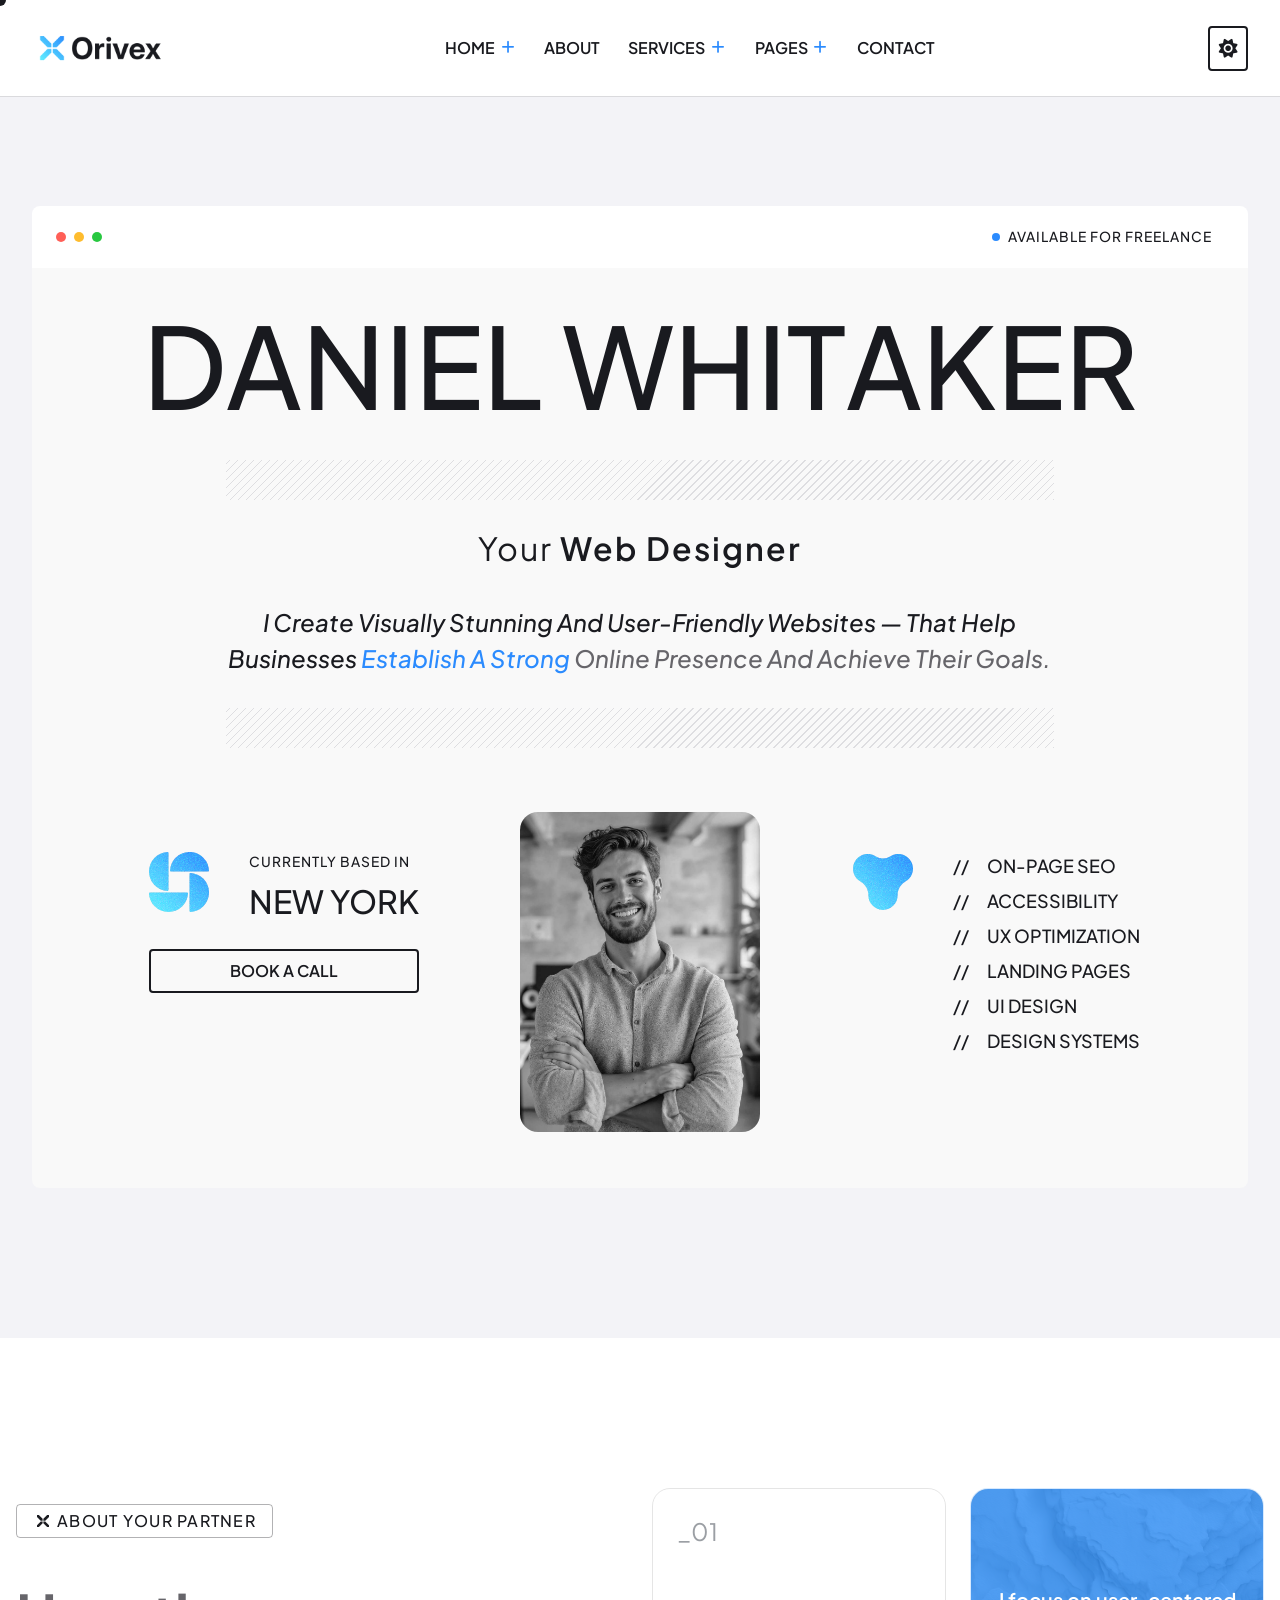
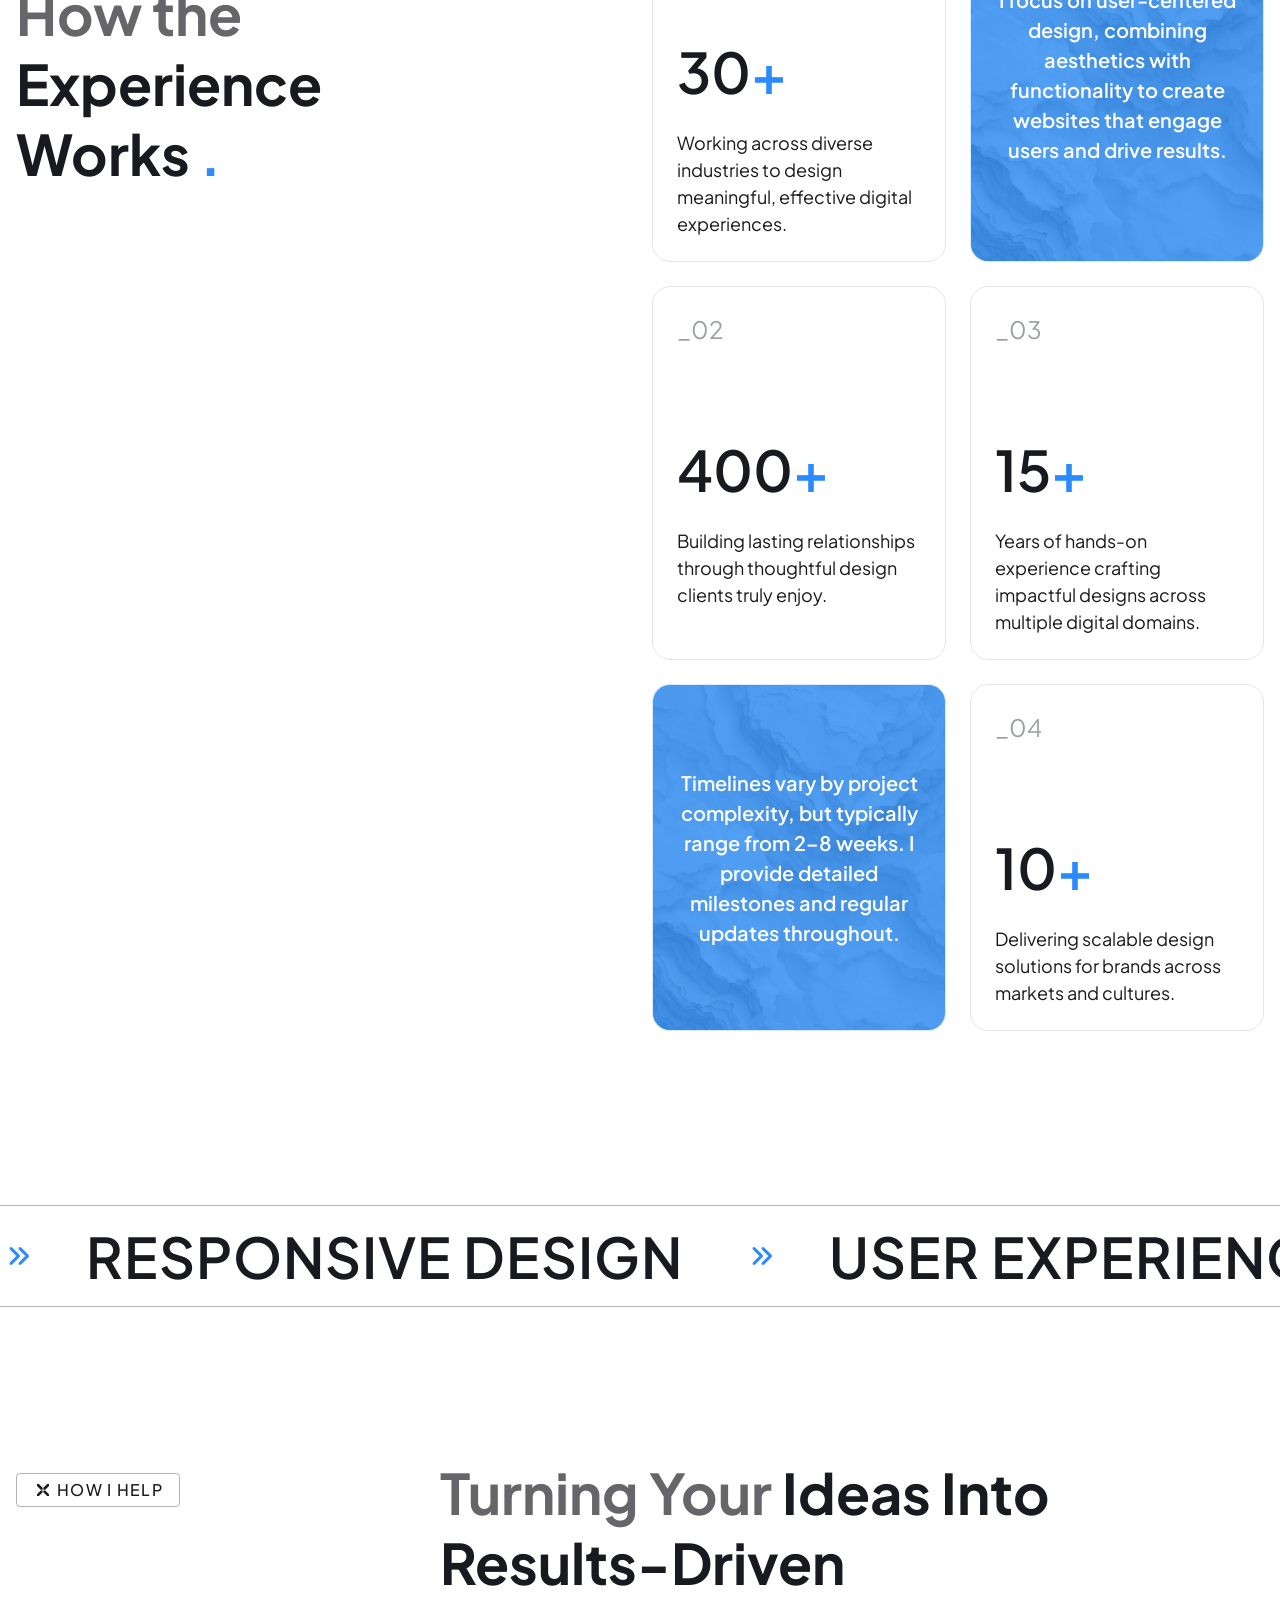
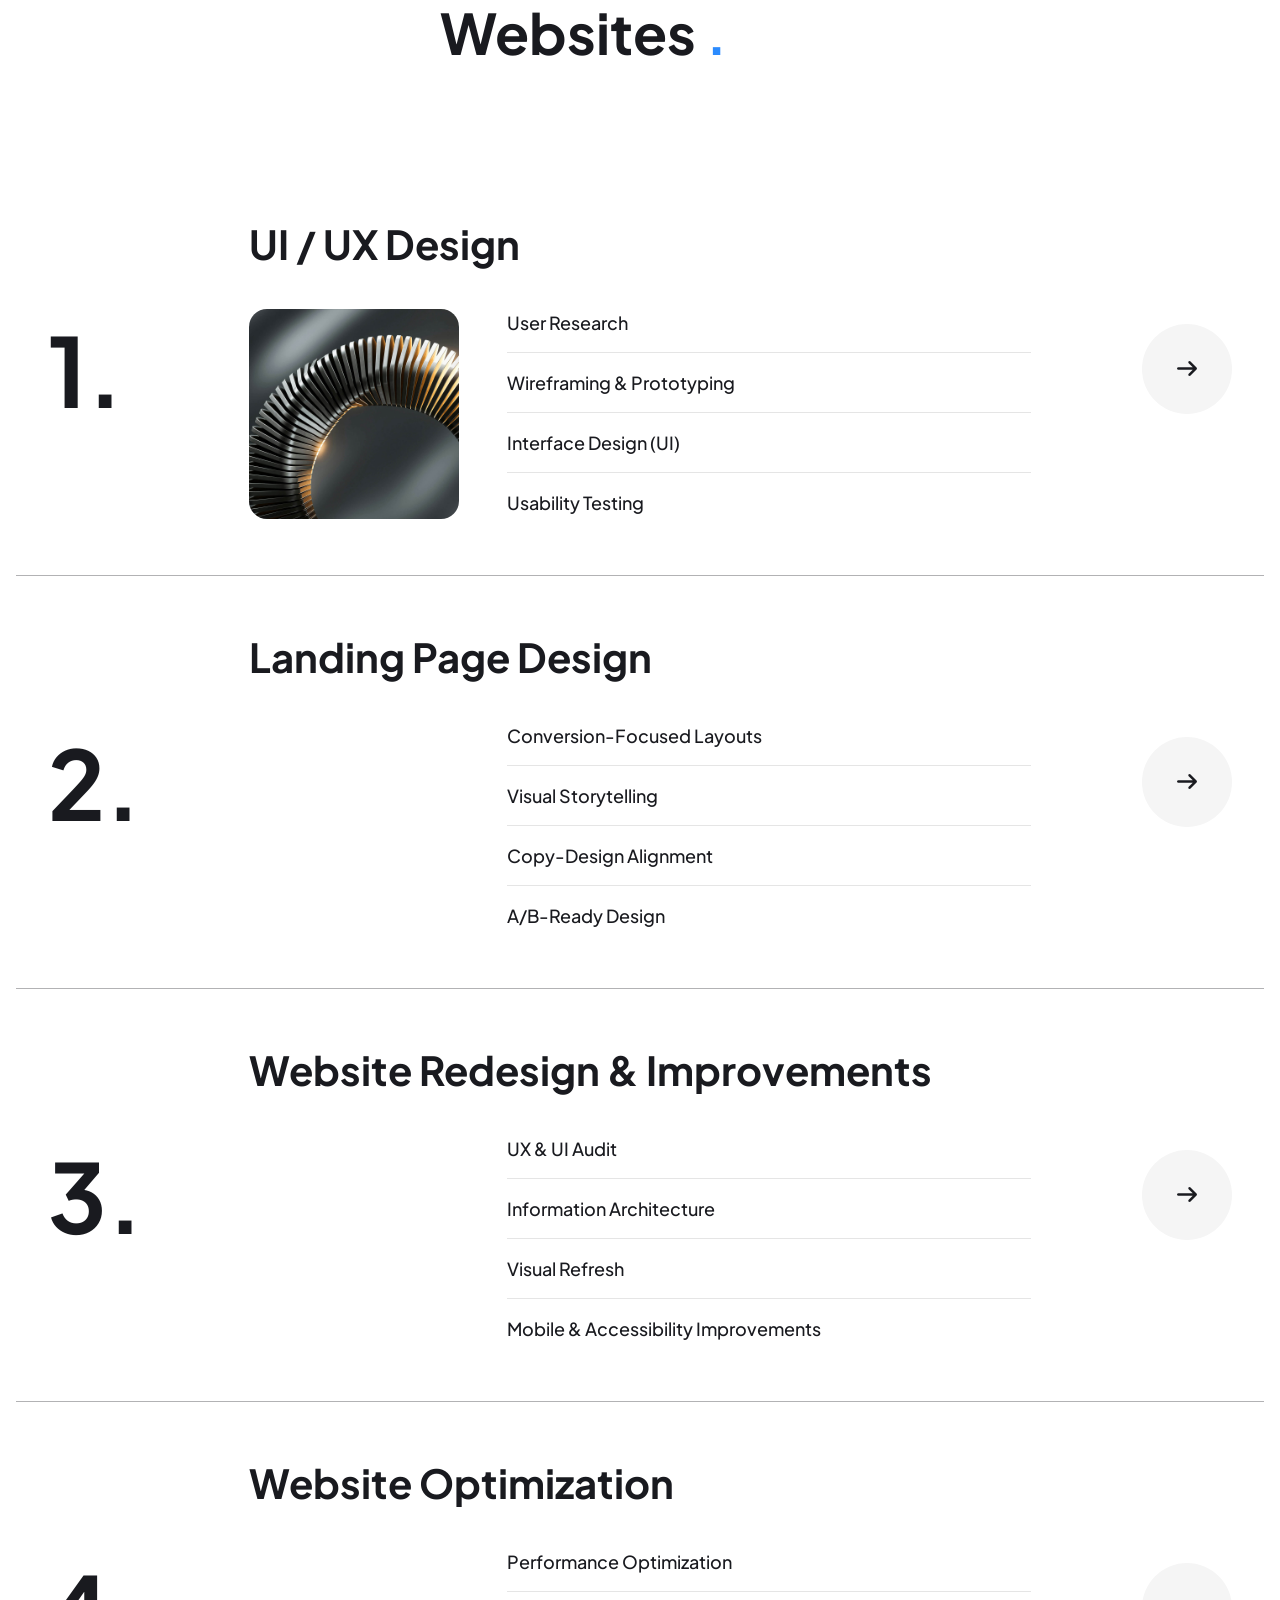
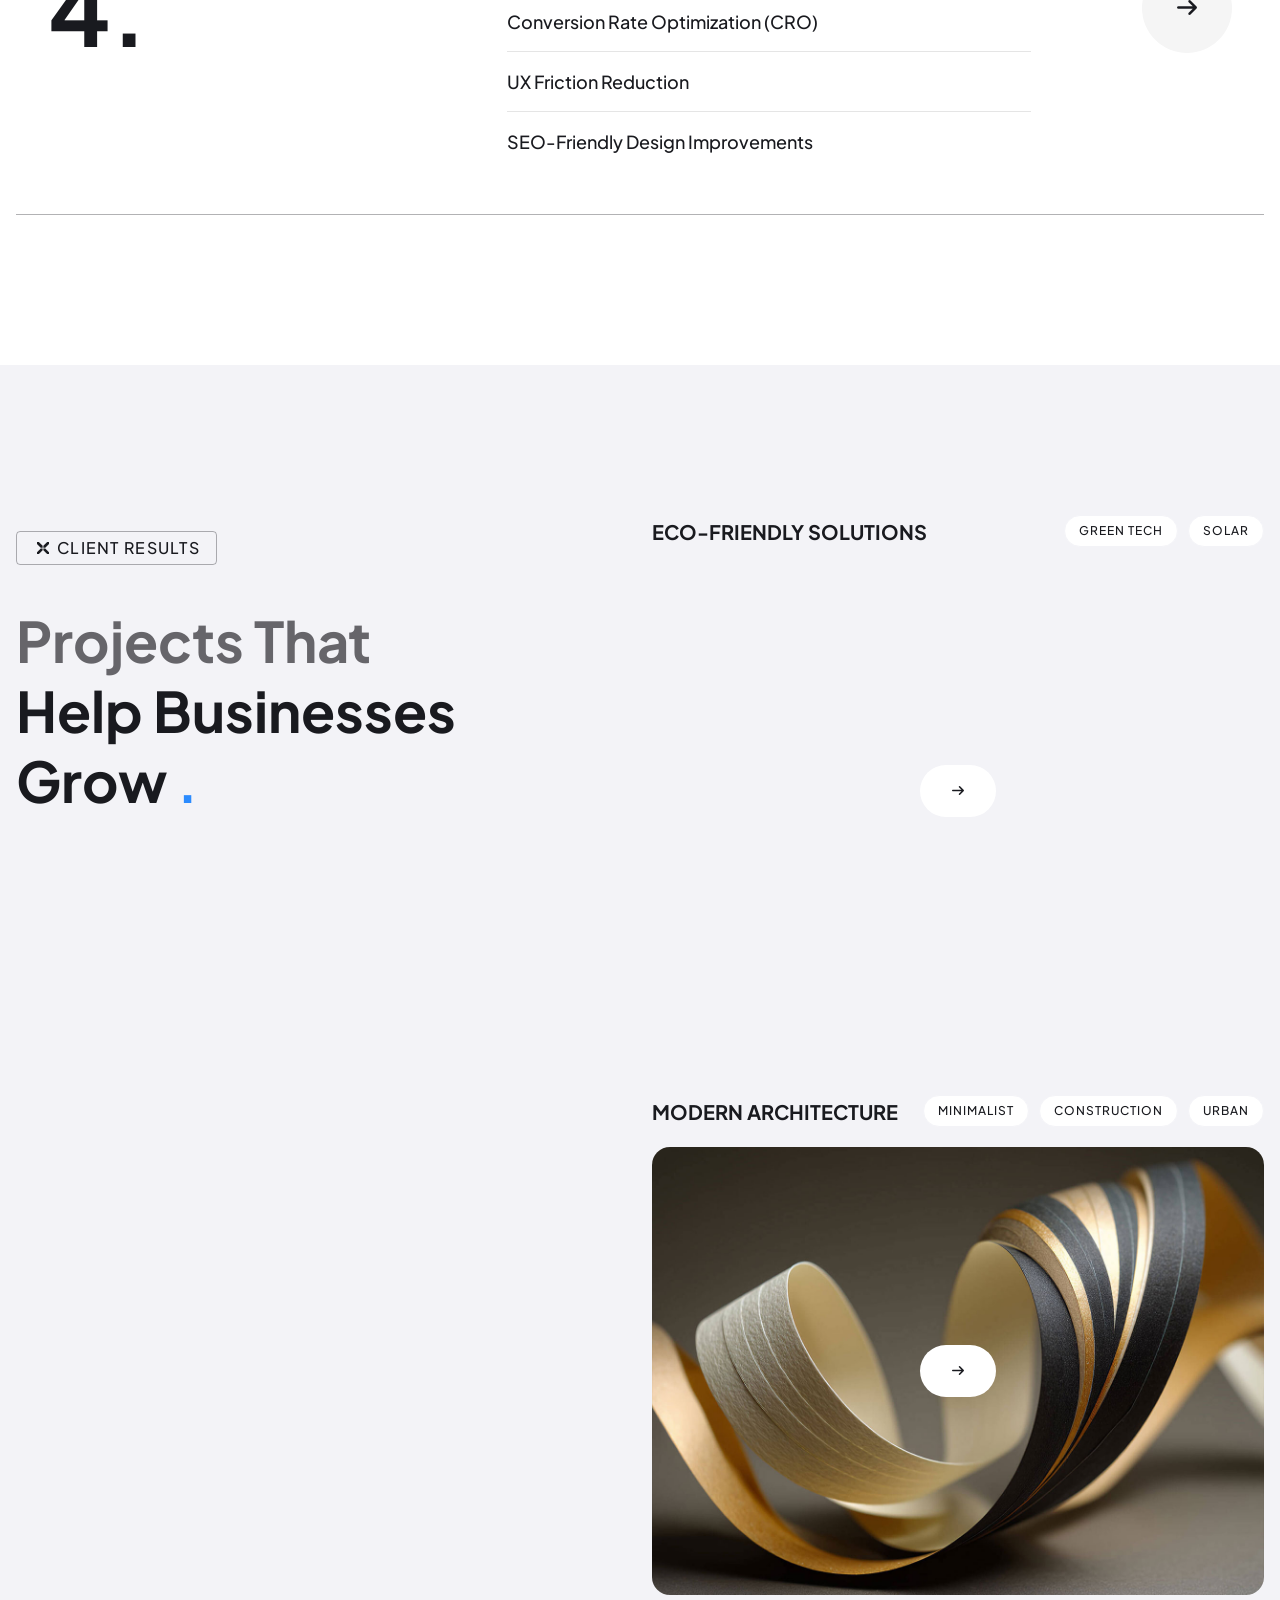
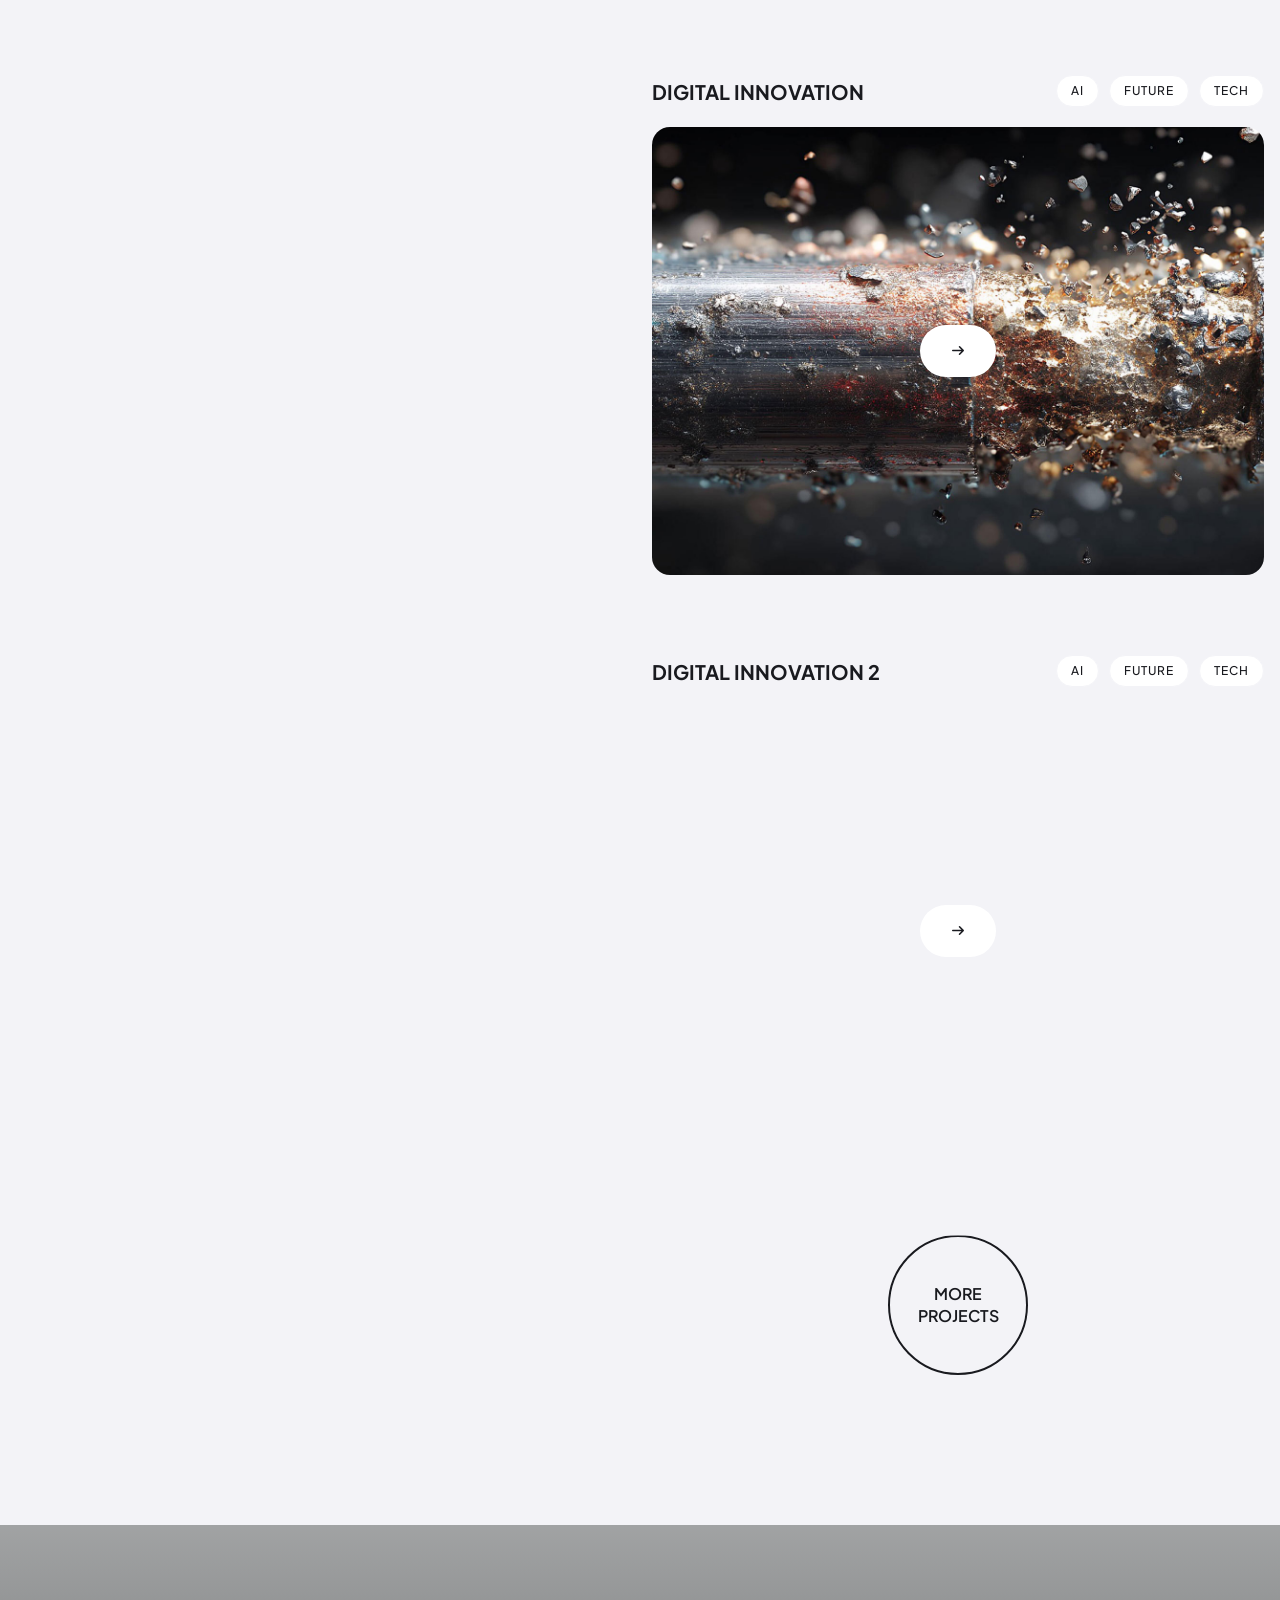
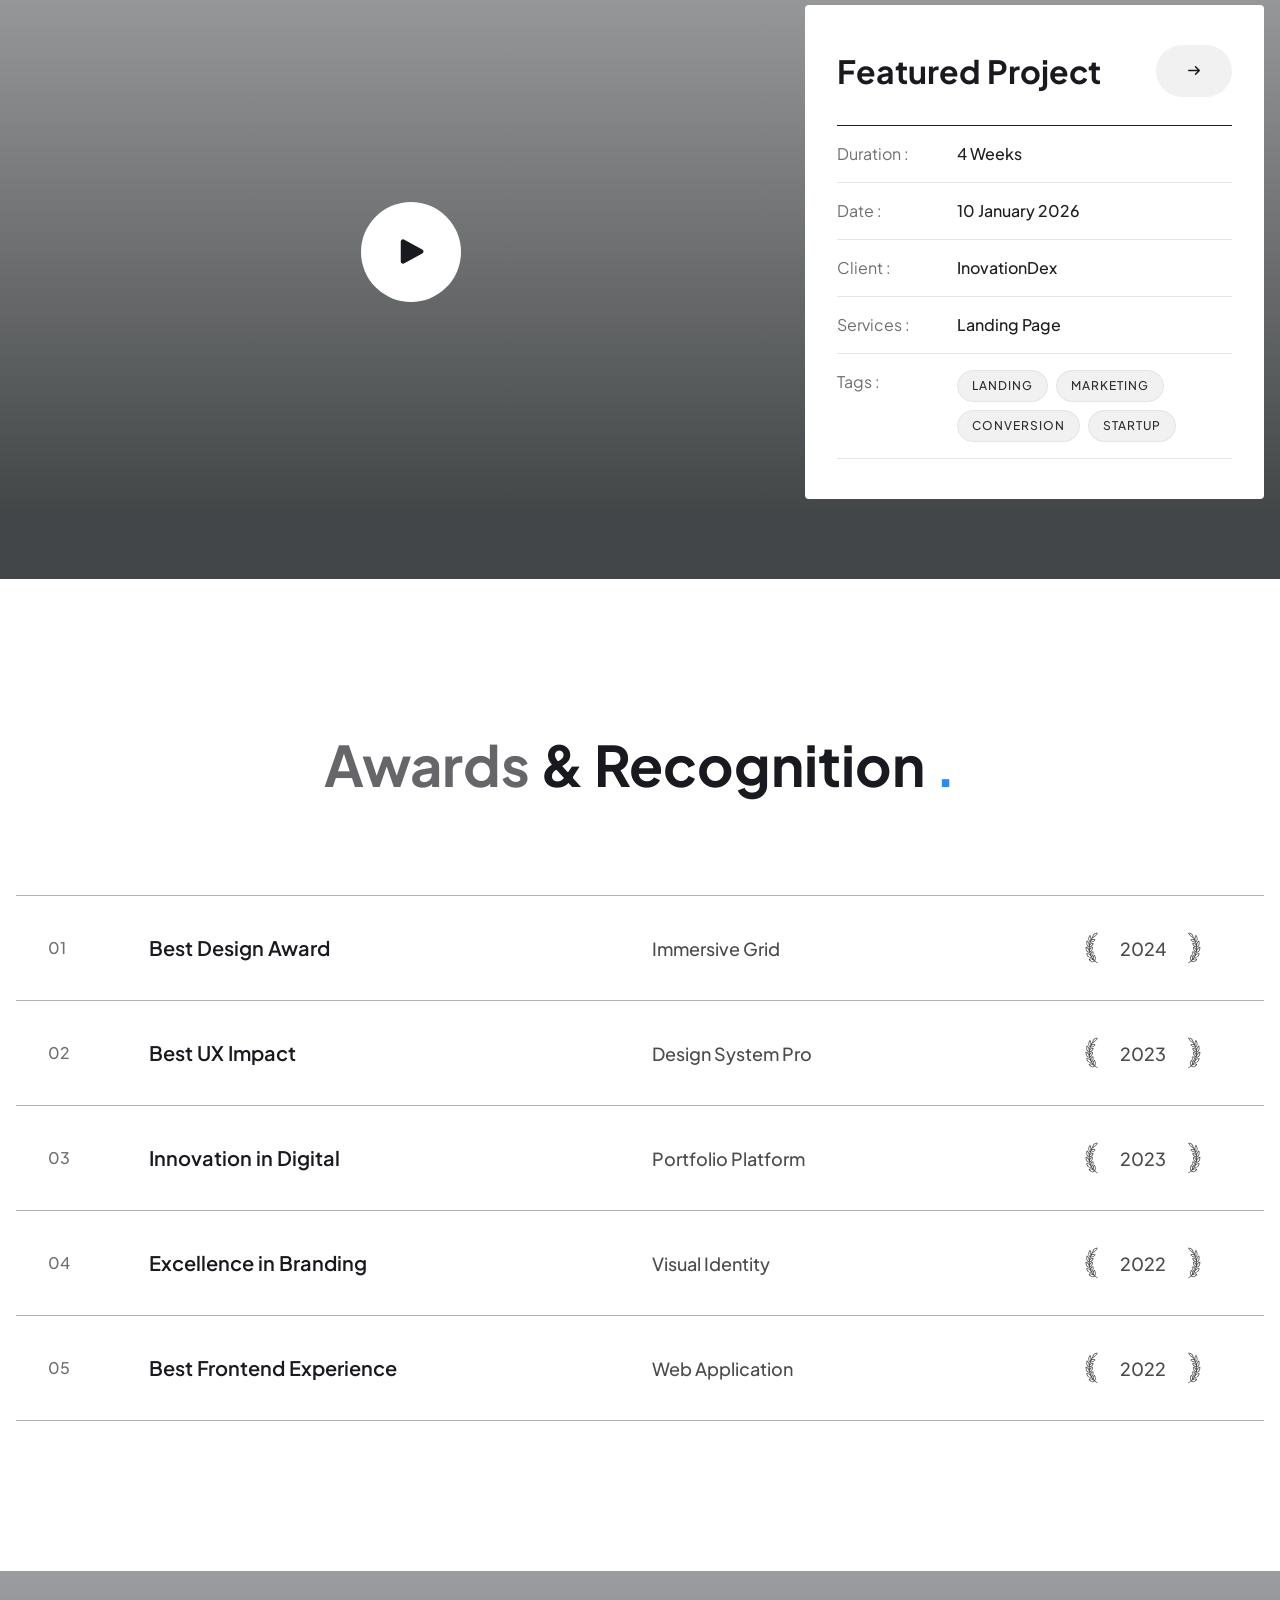
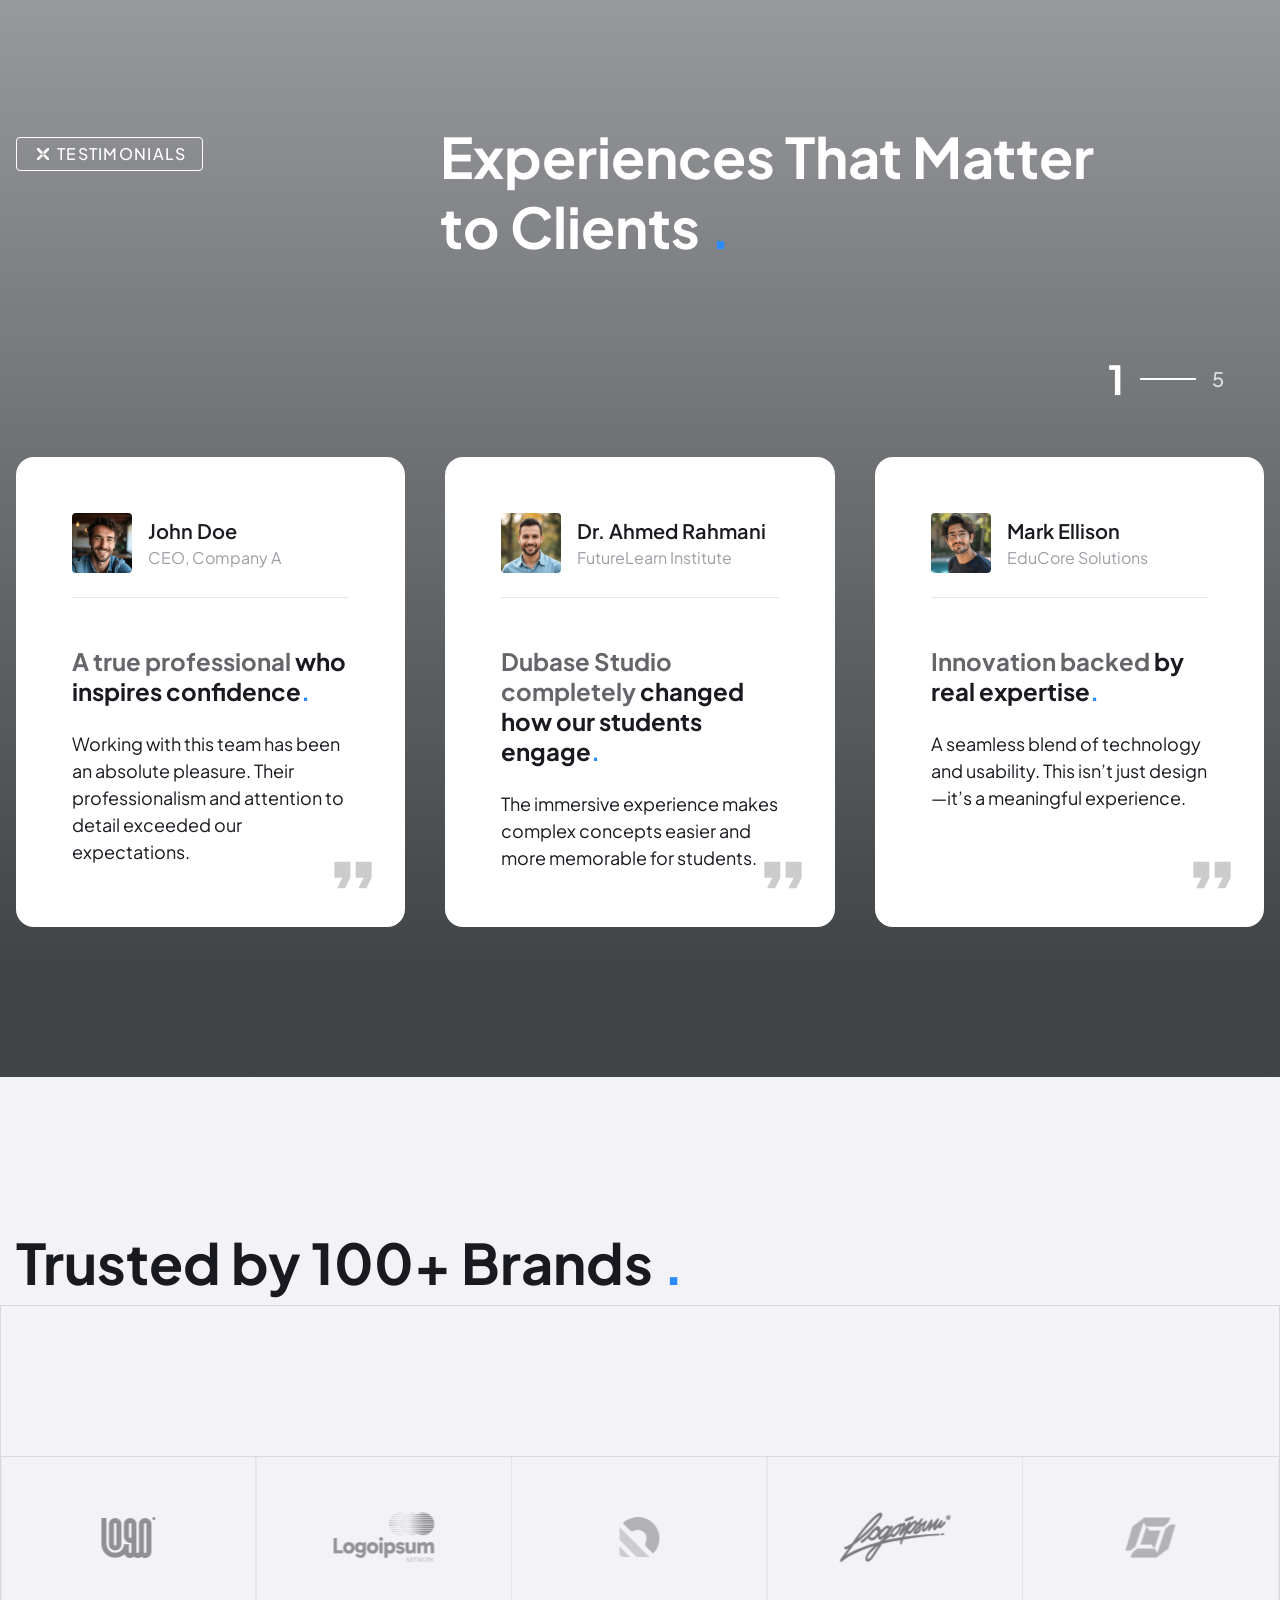
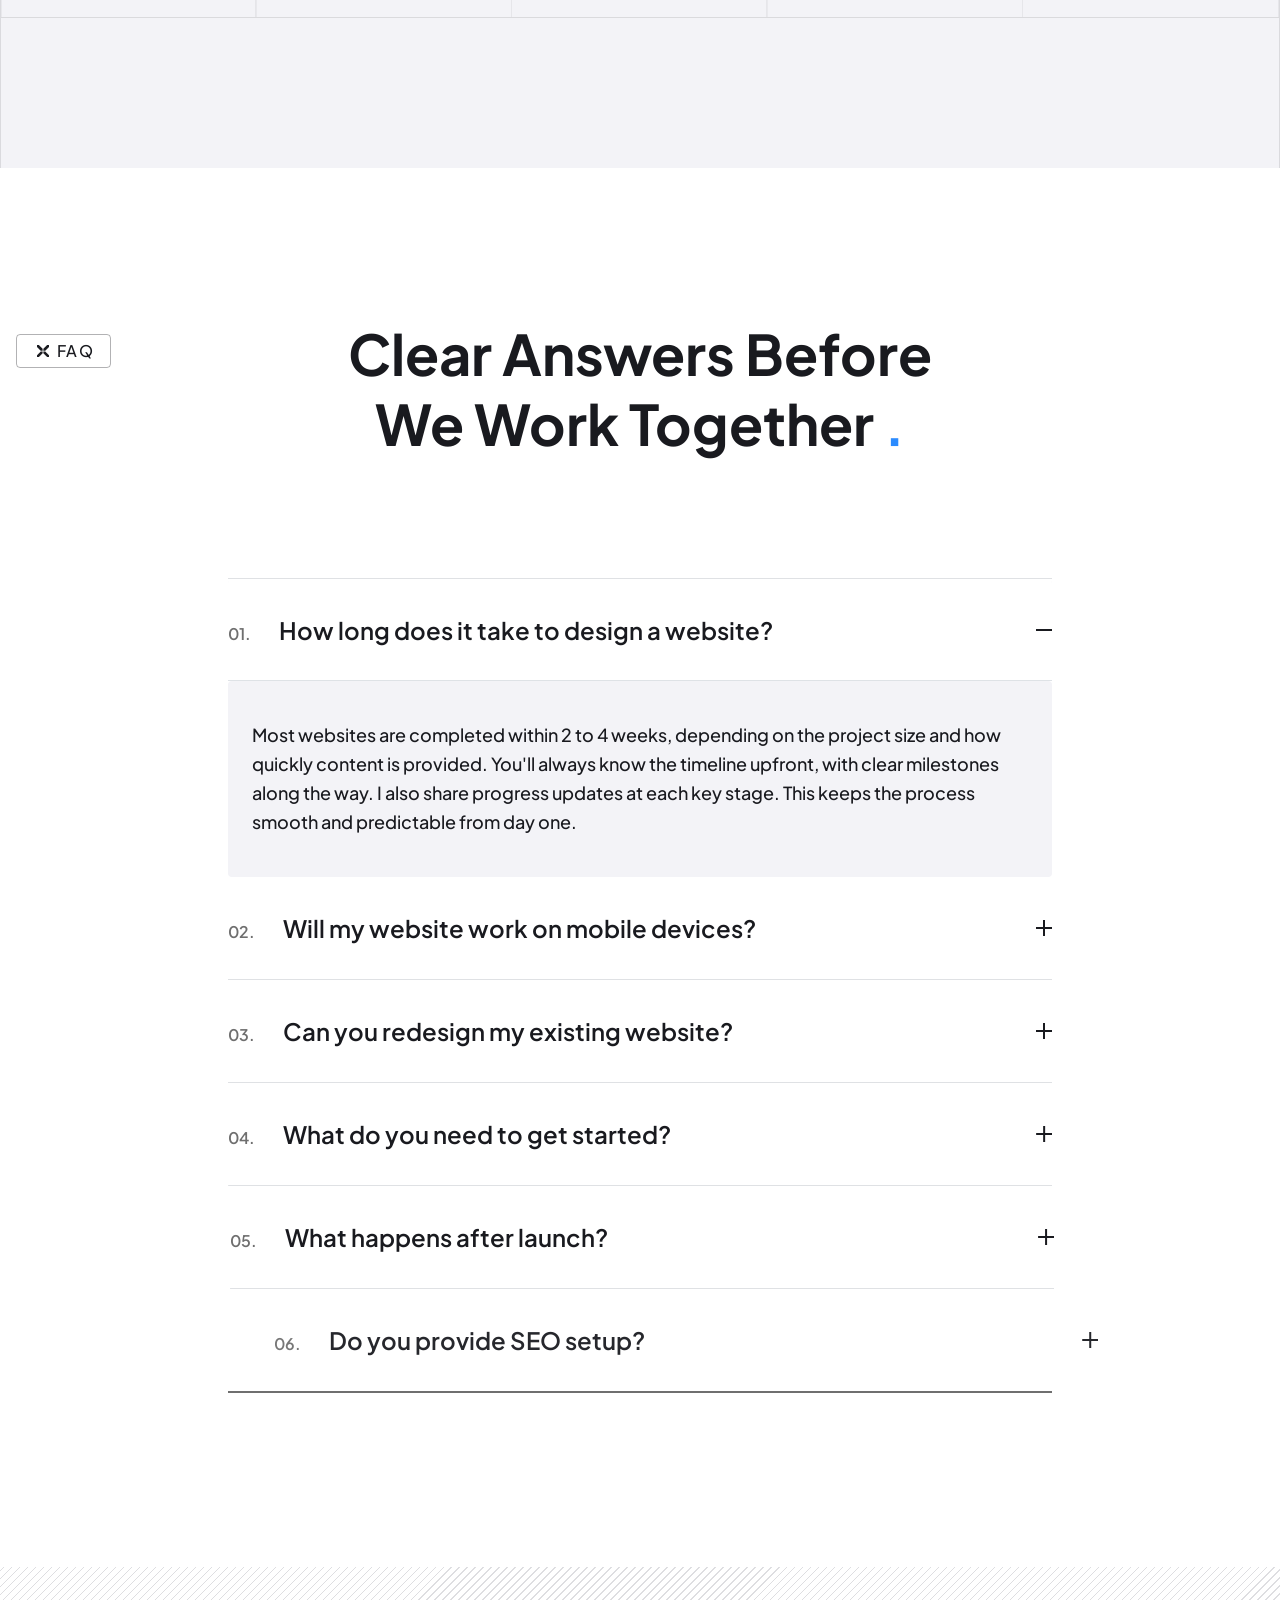
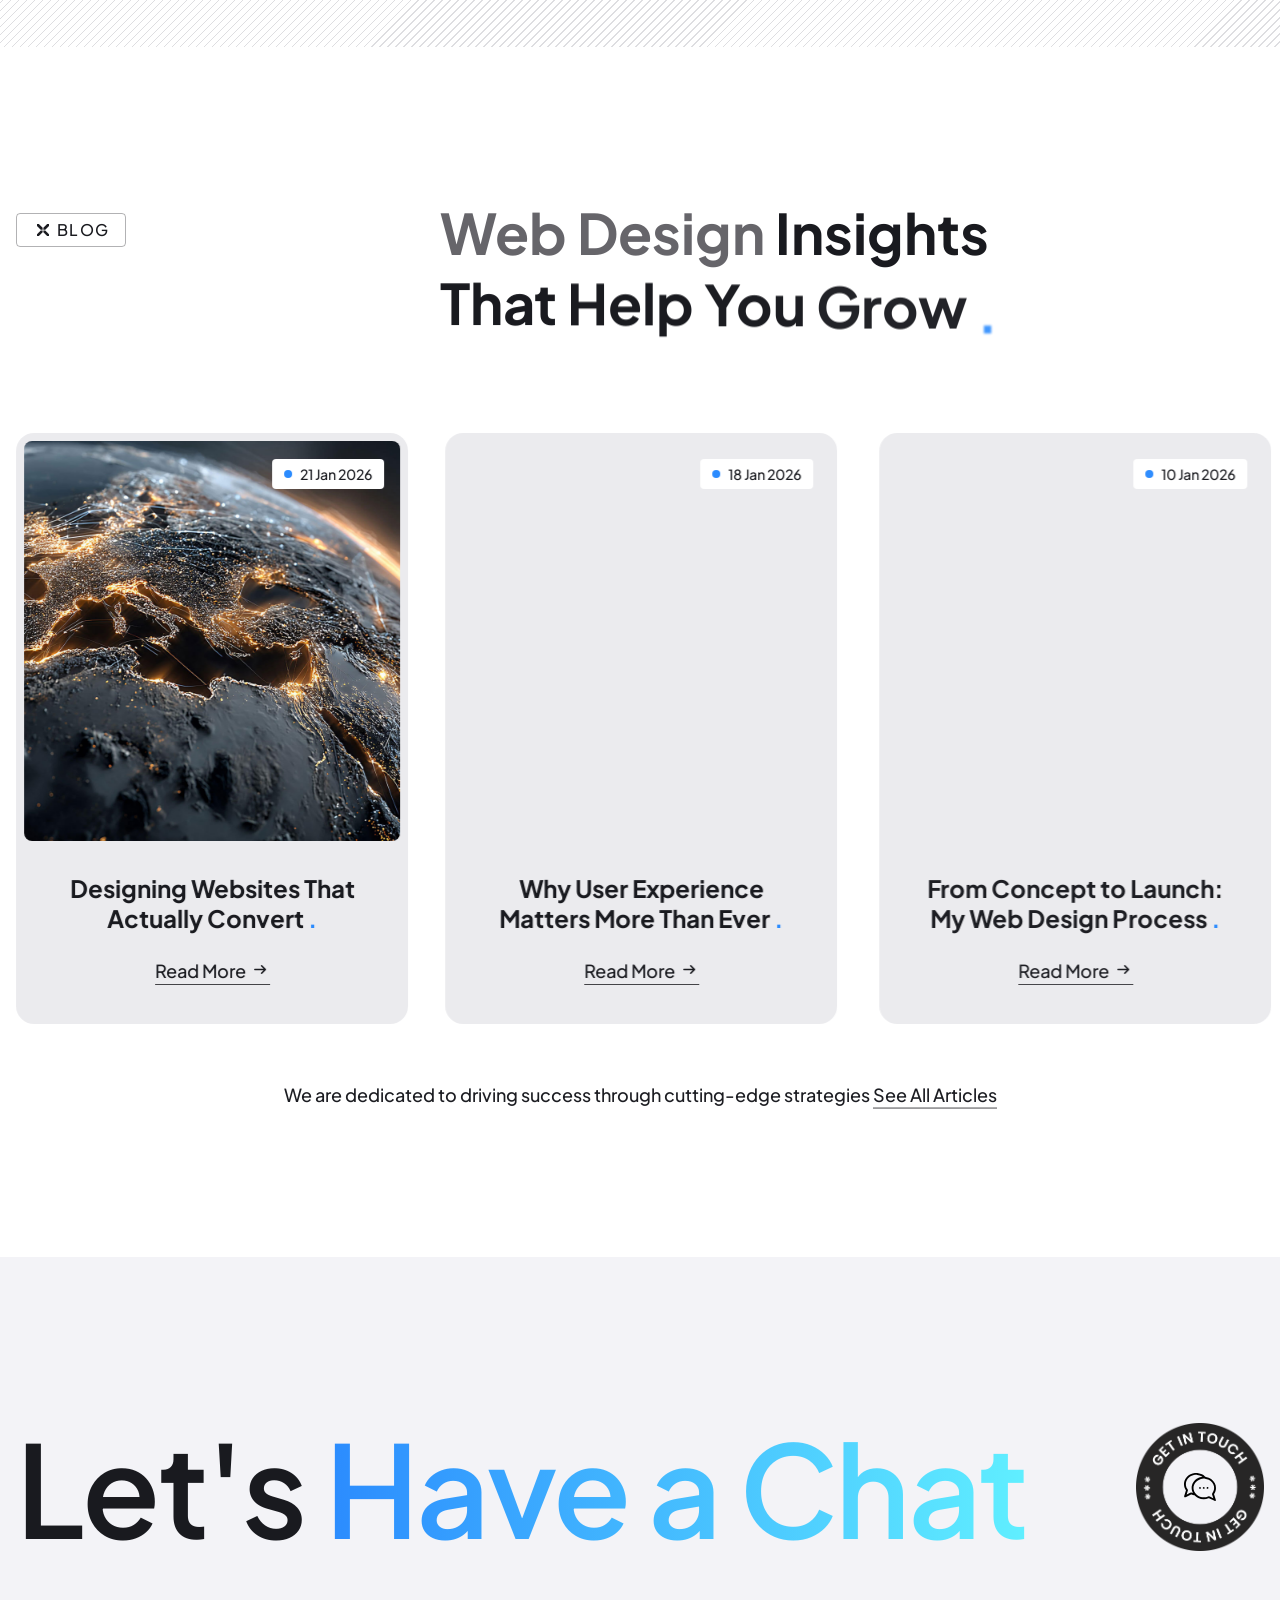
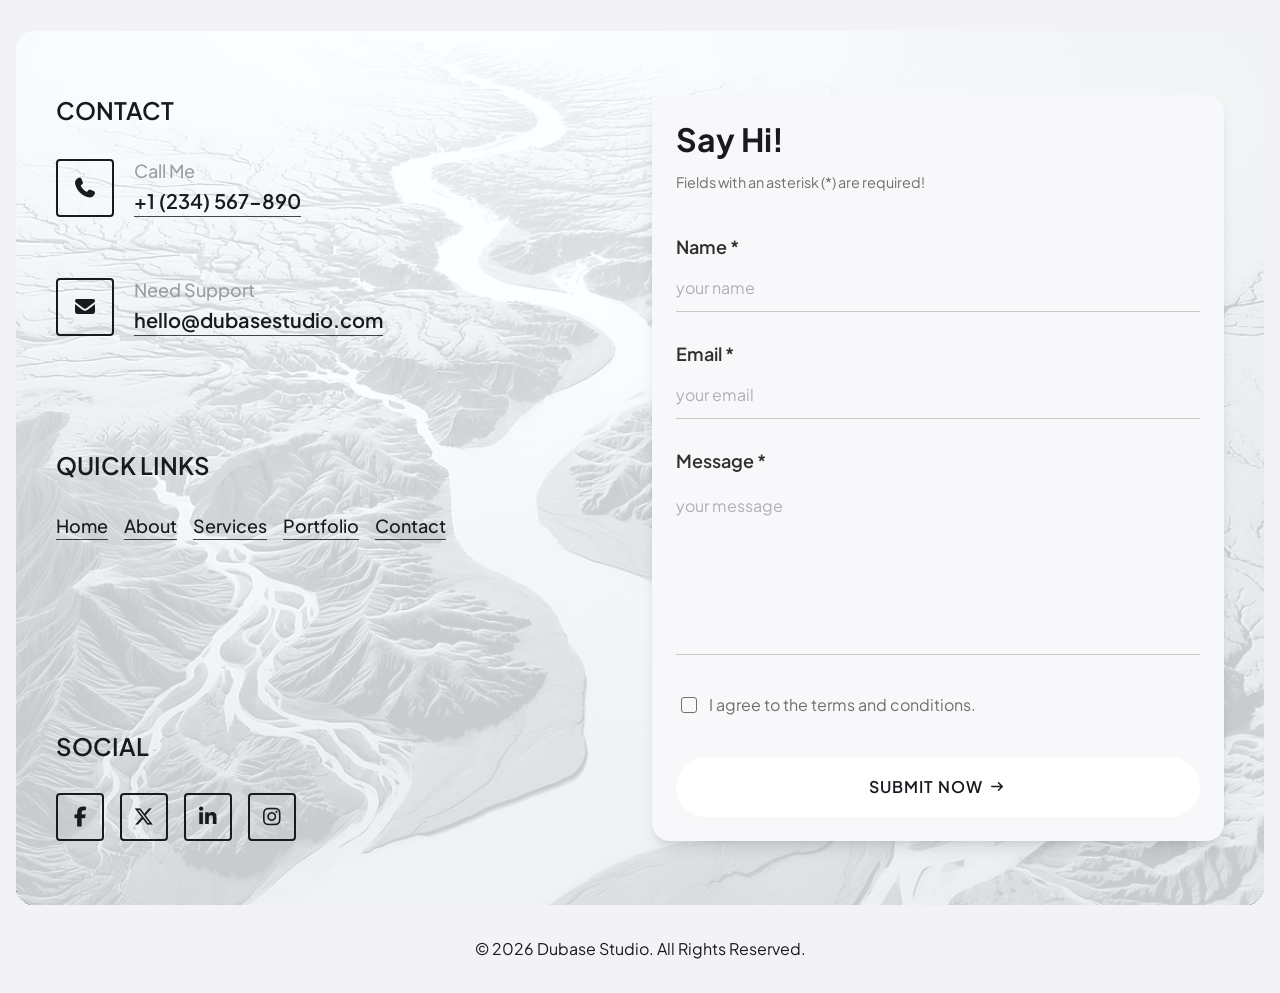
<file: index.html>
﻿<!doctype html>
<html lang="en">
<head>
    <meta charset="UTF-8" />

    <!-- Meta Viewport -->
    <meta name="viewport" content="width=device-width, initial-scale=1" />

    <!-- Page Title -->
    <title>Dubase Studio - Personal Portfolio HTML Template</title>

    <!-- Meta Tags -->
    <meta
      name="description"
      content="Personal portfolio showcasing my work, services, and projects. Creative professional with expertise in design and development. View my experience, skills, and get in touch."
    />
    <meta
      name="keywords"
      content="personal portfolio, creative portfolio, web design, graphic design, freelancer, projects, services, about me, contact"
    />
    <meta name="author" content="Dubase Studio" />

    <!-- Browser Color -->
    <meta
      name="theme-color"
      content="#f3f3f7"
      media="(prefers-color-scheme: light)"
    />
    <meta
      name="theme-color"
      content="#0d0d0f"
      media="(prefers-color-scheme: dark)"
    />

    <!-- Favicon -->
    <link
      rel="icon"
      type="image/png"
      href="images/branding/favicon/favicon-96x96.png"
      sizes="96x96"
    />
    <link
      rel="icon"
      type="image/svg+xml"
      href="images/branding/favicon/favicon.svg"
    />
    <link rel="shortcut icon" href="images/branding/favicon/favicon.ico" />
    <link
      rel="apple-touch-icon"
      sizes="180x180"
      href="images/branding/favicon/apple-touch-icon.png"
    />
    <link rel="manifest" href="images/branding/favicon/site.webmanifest" />

    <!-- Google Fonts Css-->
    <link rel="preconnect" href="https://fonts.googleapis.com/" />
    <link rel="preconnect" href="https://fonts.gstatic.com/" crossorigin />
    <link
      href="https://fonts.googleapis.com/css2?family=Plus+Jakarta+Sans:ital,wght@0,200..800;1,200..800&amp;display=swap"
      rel="stylesheet"
    />

    <!-- Bootstrap CSS -->
    <link href="css/bootstrap.min.css" rel="stylesheet" media="screen" />
    <!-- Font Awesome Css-->
    <link href="css/all.min.css" rel="stylesheet" media="screen" />
    <!-- Swiper Css-->
    <link href="css/swiper-bundle.css" rel="stylesheet" media="screen" />
    <!-- Magnific Popup Css-->
    <link rel="stylesheet" href="css/magnific-popup.css" />

    <!-- Custom Style -->
    <link rel="stylesheet" href="css/style.css" />
    <link rel="stylesheet" href="css/theme-switcher.css" />
  </head>

  <body>
    <!--
      ==========================================================================
      Home Page Structure
      1) Accessibility Helpers
      2) Global Header / Navigation
      3) Main Content:
      - Hero
      - About
      - Scrolling Ticker
      - Services
      - Projects
      - Video
      - Awards
      - Testimonials
      - Clients
      - FAQ
      - Blog
      4) Global Footer
      5) Utilities (Back to Top)
      6) Vendor & Custom Scripts
      ==========================================================================
    -->

    <!-- Preloader Start -->
    <div
      id="preloader"
      class="preloader"
      role="status"
      aria-live="polite"
      aria-busy="true"
    >
      <span class="visually-hidden">Loading, please wait</span>

      <div class="preloader__spinner" aria-hidden="true">
        <span class="preloader__dot"></span>
        <span class="preloader__dot"></span>
        <span class="preloader__dot"></span>
      </div>
    </div>
    <!-- Preloader End -->

    <!-- Skip content -->
    <a href="#main-content" class="visually-hidden">Skip to main content</a>

    <!-- Dot follower -->
    <div class="follow-dot" aria-hidden="true"></div>

    <!-- ===================================================== -->
    <!-- Header Section -->
    <!-- Description: Main navigation header with logo, menu, theme switcher, and CTA -->
    <!-- Features: Responsive navbar, dropdown menus, mobile menu system, theme toggle -->
    <!-- Includes: Accessibility support (ARIA), mobile overlay system, submenu controls -->
    <!-- ===================================================== -->

    <!-- Header Start -->
    <header class="header-container">
      <!-- ===================================================== -->
      <!-- Navigation Wrapper -->
      <!-- ===================================================== -->
      <nav class="header-nav" aria-label="Main navigation">
        <!-- ===================================================== -->
        <!-- Logo Start -->
        <!-- ===================================================== -->
        <a href="index.html" aria-label="Dubase Studio Homepage">
          <img
            src="images/branding/logo/logo-main.png"
            data-light-src="images/branding/logo/logo-main.png"
            data-dark-src="images/branding/logo/logo-light.png"
            alt="Dubase Studio Logo"
            class="header-nav__logo"
          />
        </a>
        <!-- Logo End -->

        <!-- ===================================================== -->
        <!-- Navigation Menu Container (Desktop + Mobile) -->
        <!-- ===================================================== -->
        <div
          id="menu-container"
          class="header-nav__menu-wrapper"
          role="navigation"
          data-lenis-prevent="true"
          tabindex="-1"
          aria-label="Mobile navigation"
          inert
        >
          <!-- ===================================================== -->
          <!-- Mobile Header (Logo + Close Button) -->
          <!-- ===================================================== -->
          <div class="header-nav__mobile-header">
            <img
              src="images/branding/logo/logo-main.png"
              data-light-src="images/branding/logo/logo-main.png"
              data-dark-src="images/branding/logo/logo-light.png"
              alt="Dubase Studio Logo"
              class="header-nav__logo--mobile"
            />

            <!-- Close Mobile Menu -->
            <button
              id="close-menu-button"
              class="btn btn--outline navbar__menu-button"
              type="button"
              aria-label="Close menu"
              aria-controls="menu-container"
            >
              <i class="fa-solid fa-xmark" aria-hidden="true"></i>
            </button>
          </div>
          <!-- Mobile Header End -->

          <!-- ===================================================== -->
          <!-- Primary Navigation Menu -->
          <!-- ===================================================== -->
          <ul class="header-nav__menu">
            <!-- ========================= -->
            <!-- Home Dropdown -->
            <!-- ========================= -->
            <li class="navbar__menu-item">
              <button
                type="button"
                aria-expanded="false"
                aria-controls="submenu-home"
                data-submenu-toggle
              >
                Home
                <i
                  class="fa-solid fa-plus header-nav__menu-icon"
                  aria-hidden="true"
                ></i>
              </button>

              <ul
                id="submenu-home"
                class="header-nav__submenu"
                aria-label="Home submenu"
              >
                <li><a href="index.html">Web Designer</a></li>
                <li>
                  <a href="index-creative-developer.html">Creative Developer</a>
                </li>
                <li>
                  <a href="index-personal-portfolio.html">Personal Portfolio</a>
                </li>
              </ul>
            </li>

            <!-- About Link -->
            <li class="navbar__menu-item">
              <a href="about.html">About</a>
            </li>

            <!-- ========================= -->
            <!-- Services Dropdown -->
            <!-- ========================= -->
            <li class="navbar__menu-item">
              <button
                type="button"
                aria-expanded="false"
                aria-controls="submenu-services"
                data-submenu-toggle
              >
                Services
                <i
                  class="fa-solid fa-plus header-nav__menu-icon"
                  aria-hidden="true"
                ></i>
              </button>

              <ul
                id="submenu-services"
                class="header-nav__submenu"
                aria-label="Services submenu"
              >
                <li><a href="services-list.html">Services List</a></li>
                <li><a href="service-details.html">Service Details</a></li>
              </ul>
            </li>

            <!-- ========================= -->
            <!-- Pages Dropdown -->
            <!-- ========================= -->
            <li class="navbar__menu-item">
              <button
                type="button"
                aria-expanded="false"
                aria-controls="submenu-pages"
                data-submenu-toggle
              >
                Pages
                <i
                  class="fa-solid fa-plus header-nav__menu-icon"
                  aria-hidden="true"
                ></i>
              </button>

              <ul
                id="submenu-pages"
                class="header-nav__submenu"
                aria-label="Pages submenu"
              >
                <li><a href="testimonials.html">Testimonials</a></li>
                <li><a href="projects.html">Projects</a></li>
                <li><a href="project-details.html">Project Details</a></li>
                <li><a href="blog-list.html">Blog List</a></li>
                <li><a href="blog-details.html">Blog Details</a></li>
                <li><a href="pricing.html">Pricing</a></li>
                <li><a href="faq.html">FAQ</a></li>
                <li><a href="404.html">404</a></li>
              </ul>
            </li>

            <!-- Contact Link -->
            <li class="navbar__menu-item">
              <a href="contact.html">Contact</a>
            </li>
          </ul>

          <!-- ===================================================== -->
          <!-- Mobile Extra Info Section -->
          <!-- ===================================================== -->
          <div class="header-nav__social-wrapper--mobile">
            <!-- Contact Info -->
            <div class="navbar__mobile-contact">
              <p class="navbar__section-label">Get in Touch</p>

              <div class="navbar__address">
                <p>USA, California - 90210 Str. Sunset Boulevard 45</p>
              </div>

              <div class="navbar__phone">
                <a class="link" href="tel:+1234567890">+1 234 567 890</a>
              </div>

              <div class="navbar__email">
                <a class="link" href="mailto:hello@dubasestudio.com"
                  >hello@dubasestudio.com</a
                >
              </div>
            </div>

            <!-- Social Links -->
            <p class="navbar__section-label">Let's Connect</p>

            <div class="navbar__mobile-social-container">
              <a
                href="#"
                class="btn btn--social"
                aria-label="Visit our Facebook page"
              >
                <i class="fab fa-facebook-f" aria-hidden="true"></i>
              </a>

              <a
                href="#"
                class="btn btn--social"
                aria-label="Visit our Twitter Profile"
              >
                <i class="fab fa-x-twitter" aria-hidden="true"></i>
              </a>

              <a
                href="#"
                class="btn btn--social"
                aria-label="Visit our LinkedIn Profile"
              >
                <i class="fab fa-linkedin-in" aria-hidden="true"></i>
              </a>

              <a
                href="#"
                class="btn btn--social"
                aria-label="Visit our Instagram Profile"
              >
                <i class="fab fa-instagram" aria-hidden="true"></i>
              </a>
            </div>
          </div>
        </div>

        <!-- ===================================================== -->
        <!-- CTA Section -->
        <!-- ===================================================== -->
        <div class="header-nav__cta">
          <!-- Theme Switcher Button -->
          <button
            id="theme-switcher-btn"
            class="theme-switcher"
            type="button"
            aria-label="Toggle dark/light theme"
            aria-pressed="false"
          >
            <span class="theme-switcher__icon theme-switcher__icon--light">
              <i class="fa-solid fa-sun"></i>
            </span>
            <span class="theme-switcher__icon theme-switcher__icon--dark">
              <i class="fa-solid fa-moon"></i>
            </span>
          </button>

          <!-- Theme State Inputs -->
          <input
            type="radio"
            id="theme-switcher-light"
            name="theme"
            value="light"
            hidden
          />
          <input
            type="radio"
            id="theme-switcher-dark"
            name="theme"
            value="dark"
            hidden
          />

          <!-- Open Menu Button -->
          <button
            id="open-menu-button"
            class="btn btn--outline navbar__menu-button"
            type="button"
            aria-label="Open menu"
            aria-expanded="false"
            aria-controls="menu-container"
          >
            <i class="fa-solid fa-bars-staggered" aria-hidden="true"></i>
          </button>
        </div>
        <!-- CTA End -->

        <!-- Overlay -->
        <div id="overlay" class="header-nav__overlay" role="presentation"></div>
      </nav>
    </header>
    <!-- Header End -->

    <!-- ===================================================== -->
    <!-- End Header Section -->
    <!-- ===================================================== -->

    <main id="main-content">
      <!-- ===================================================== -->
      <!-- Hero Section Start -->
      <!-- Main introduction area with identity, headline, and CTA -->
      <!-- ===================================================== -->
      <section class="hero">
        <!-- Container: Hero Layout Wrapper -->
        <div class="container pt-0 pb-0">
          <div class="row">
            <div class="col-lg-12">
              <!-- Hero Content Wrapper -->
              <div class="hero__content">
                <!-- Decorative / UI Styled Wrapper (Window-like Layout) -->
                <div class="hero__design-wrapper">
                  <!-- Top Bar: Window Controls + Availability Status -->
                  <div class="hero__design-top">
                    <!-- Fake Window Controls (UI Decoration) -->
                    <div class="hero__window-controls">
                      <span
                        class="hero__window-dot hero__window-dot--close"
                      ></span>
                      <span
                        class="hero__window-dot hero__window-dot--minimize"
                      ></span>
                      <span
                        class="hero__window-dot hero__window-dot--maximize"
                      ></span>
                    </div>

                    <!-- Availability Status Label -->
                    <div class="meta-label">
                      <span
                        class="meta-label__dot meta-label__dot--brand"
                      ></span>
                      <span class="meta-label__text"
                        >Available for Freelance</span
                      >
                    </div>
                  </div>
                  <!-- /Top Bar -->

                  <!-- Main Hero Content Area -->
                  <div class="hero__design-main">
                    <!-- ===================== -->
                    <!-- Hero Title Section -->
                    <!-- ===================== -->
                    <div class="hero__design-row hero__design-row--services">
                      <div class="hero__design-cell">
                        <h1 class="hero__name">Daniel Whitaker</h1>
                      </div>
                    </div>

                    <!-- ===================== -->
                    <!-- Job Title + Description -->
                    <!-- ===================== -->
                    <div class="hero__design-row hero__design-row--services">
                      <!-- Decorative Separator -->
                      <div class="page-header__separator"></div>

                      <!-- Job Title & Description -->
                      <div class="hero__job-wrap">
                        <!-- Job Title -->
                        <p class="hero__job">
                          Your
                          <span class="hero__job-highlight"> Web Designer</span>
                        </p>

                        <!-- Short Description -->
                        <p class="hero__description">
                          <span class="hero__description-primary">
                            I create visually stunning and user-friendly
                            websites &mdash; that help businesses
                          </span>
                          <span class="hero__description-accent">
                            establish a strong
                          </span>
                          online presence and achieve their goals.
                        </p>
                      </div>

                      <!-- Decorative Separator -->
                      <div class="page-header__separator"></div>
                    </div>

                    <!-- ===================== -->
                    <!-- Identity Section (3 Columns Layout) -->
                    <!-- ===================== -->
                    <div class="hero__design-row hero__design-row--identity">
                      <!-- Left Column: Location + CTA -->
                      <div
                        class="hero__design-cell hero__design-cell--name-left"
                      >
                        <div class="hero__design-left-meta">
                          <!-- Location Info -->
                          <div class="hero__design-left-meta-row">
                            <img
                              class="hero__design-left-meta-icon"
                              src="images/hero/decor/hero-shape-02.svg"
                              alt=""
                              aria-hidden="true"
                            />
                            <div class="hero__design-location">
                              <span
                                class="hero__design-top-right-item hero__design-top-right-item--meta"
                              >
                                Currently Based in
                              </span>
                              <span
                                class="hero__design-top-right-item hero__design-top-right-item--city"
                              >
                                New York
                              </span>
                            </div>
                          </div>

                          <!-- Call-To-Action Button -->
                          <a
                            class="btn btn--outline hero__design-left-meta-btn"
                            href="contact.html"
                          >
                            Book a Call
                          </a>
                        </div>
                      </div>

                      <!-- Center Column: Profile Image -->
                      <div class="hero__design-cell hero__design-cell--photo">
                        <div class="hero__profile-picture">
                          <img
                            src="images/hero/portraits/profile-picture.jpg"
                            alt="Daniel Whitaker Profile Picture"
                          />
                        </div>
                      </div>

                      <!-- Right Column: Skills / Services List -->
                      <div
                        class="hero__design-cell hero__design-cell--name-right"
                      >
                        <div class="hero__design-top-right">
                          <!-- Decorative Shape -->
                          <img
                            class="hero__design-top-right-img"
                            src="images/hero/decor/hero-shape-01.svg"
                            alt=""
                            aria-hidden="true"
                          />

                          <!-- Skills / Expertise List -->
                          <div class="hero__design-top-right-list">
                            <span class="hero__design-top-right-item">
                              <span class="hero__design-top-right-prefix"
                                >//</span
                              >
                              On-Page SEO
                            </span>
                            <span class="hero__design-top-right-item">
                              <span class="hero__design-top-right-prefix"
                                >//</span
                              >
                              Accessibility
                            </span>
                            <span class="hero__design-top-right-item">
                              <span class="hero__design-top-right-prefix"
                                >//</span
                              >
                              UX Optimization
                            </span>
                            <span class="hero__design-top-right-item">
                              <span class="hero__design-top-right-prefix"
                                >//</span
                              >
                              Landing Pages
                            </span>
                            <span class="hero__design-top-right-item">
                              <span class="hero__design-top-right-prefix"
                                >//</span
                              >
                              UI Design
                            </span>
                            <span class="hero__design-top-right-item">
                              <span class="hero__design-top-right-prefix"
                                >//</span
                              >
                              Design Systems
                            </span>
                          </div>
                        </div>
                      </div>
                    </div>
                    <!-- /Identity Section -->
                  </div>
                  <!-- /Main Hero Content -->
                </div>
                <!-- /Design Wrapper -->
              </div>
              <!-- /Hero Content -->
            </div>
          </div>
        </div>
      </section>
      <!-- ===================================================== -->
      <!-- Hero Section End -->
      <!-- ===================================================== -->

      <!-- ===================================================== -->
      <!-- About Section -->
      <!-- Description: Displays experience, process, and key stats -->
      <!-- Features: Section title, animated numbers, descriptive text -->
      <!-- Customize: Title, stats, descriptions, and icons -->
      <!-- ===================================================== -->

      <section class="about">
        <!-- Container Start -->
        <div class="container">
          <div class="row">
            <!-- ===================================== -->
            <!-- Left Column: Section Heading -->
            <!-- ===================================== -->
            <div class="col-lg-6 about__col-0">
              <div class="about__col-1">
                <!-- Section Title Block -->
                <div class="section-title">
                  <!-- Pre-title (Small Label + Icon) -->
                  <div class="pre-title">
                    <!-- Icon -->
                    <!-- Replace icon in: /images/branding/badges/ -->
                    <div class="pre-title__icon-wrap">
                      <img
                        class="pre-title__icon"
                        src="images/branding/badges/title-shape-dark.svg"
                        data-light-src="images/branding/badges/title-shape-dark.svg"
                        data-dark-src="images/branding/badges/title-shape-light.svg"
                        alt=""
                        aria-hidden="true"
                      />
                    </div>

                    <!-- Label Text -->
                    <!-- You can change this text -->
                    <span class="pre-title__label">About Your Partner</span>
                  </div>

                  <!-- Main Title -->
                  <!-- Editable Content Start -->
                  <h2>
                    <span class="cp-gray--modern">How the</span>
                    Experience Works
                    <span class="cp-brand-color">.</span>
                  </h2>
                  <!-- Editable Content End -->
                </div>
                <!-- /Section Title Block -->
              </div>
            </div>

            <!-- ===================================== -->
            <!-- Right Column: Experience & Stats -->
            <!-- ===================================== -->
            <div class="col-lg-6">
              <div class="about__col-2">
                <!-- ============================== -->
                <!-- Row 1: Stat + Description -->
                <!-- ============================== -->
                <div class="about__numbers">
                  <!-- Stat Item 01 -->
                  <div class="about__numbers-item">
                    <!-- Step Label -->
                    <p class="about__numbers-label">_01</p>

                    <div class="about__number-content">
                      <!-- Number -->
                      <!-- You can change the number value -->
                      <div>30<span>+</span></div>

                      <!-- Description -->
                      <p>
                        Working across diverse industries to design meaningful,
                        effective digital experiences.
                      </p>
                    </div>
                  </div>

                  <!-- Supporting Text -->
                  <div class="about__text-item">
                    <p>
                      I focus on user-centered design, combining aesthetics with
                      functionality to create websites that engage users and
                      drive results.
                    </p>
                  </div>
                </div>

                <!-- ============================== -->
                <!-- Row 2: Two Stats -->
                <!-- ============================== -->
                <div class="about__numbers">
                  <!-- Stat Item 02 -->
                  <div class="about__numbers-item">
                    <p class="about__numbers-label">_02</p>

                    <div class="about__number-content">
                      <div>400<span>+</span></div>
                      <p>
                        Building lasting relationships through thoughtful design
                        clients truly enjoy.
                      </p>
                    </div>
                  </div>

                  <!-- Stat Item 03 -->
                  <div class="about__numbers-item">
                    <p class="about__numbers-label">_03</p>

                    <div class="about__number-content">
                      <div>15<span>+</span></div>
                      <p>
                        Years of hands-on experience crafting impactful designs
                        across multiple digital domains.
                      </p>
                    </div>
                  </div>
                </div>

                <!-- ============================== -->
                <!-- Row 3: Text + Stat -->
                <!-- ============================== -->
                <div class="about__numbers">
                  <!-- Supporting Text -->
                  <div class="about__text-item">
                    <p>
                      Timelines vary by project complexity, but typically range
                      from 2–8 weeks. I provide detailed milestones and regular
                      updates throughout.
                    </p>
                  </div>

                  <!-- Stat Item 04 -->
                  <div class="about__numbers-item">
                    <p class="about__numbers-label">_04</p>

                    <div class="about__number-content">
                      <div>10<span>+</span></div>
                      <p>
                        Delivering scalable design solutions for brands across
                        markets and cultures.
                      </p>
                    </div>
                  </div>
                </div>
              </div>
              <!-- /Right Column Content -->
            </div>
            <!-- /Right Column -->
          </div>
        </div>
        <!-- /Container -->
      </section>

      <!-- ===================================================== -->
      <!-- End About Section -->
      <!-- ===================================================== -->

      <!-- Scrolling Text Section Start -->
      <section class="scrolling-text" aria-label="Featured Services">
        <h2 class="visually-hidden">Featured Services</h2>
        <div class="scrolling-text__container" role="region" aria-live="off">
          <div class="scrolling-text__content">
            <span>
              <span class="scrolling-text__separator-wrapper">
                <span class="scrolling-text__icon"
                  ><i class="fa-solid fa-angles-right"></i
                ></span>
              </span>
              Responsive Design
            </span>
            <span>
              <span class="scrolling-text__separator-wrapper">
                <span class="scrolling-text__icon"
                  ><i class="fa-solid fa-angles-right"></i
                ></span>
              </span>
              User Experience
            </span>
            <span>
              <span class="scrolling-text__separator-wrapper">
                <span class="scrolling-text__icon"
                  ><i class="fa-solid fa-angles-right"></i
                ></span>
              </span>
              Frontend Development
            </span>
            <span>
              <span class="scrolling-text__separator-wrapper">
                <span class="scrolling-text__icon"
                  ><i class="fa-solid fa-angles-right"></i
                ></span>
              </span>
              Backend Development
            </span>
            <span>
              <span class="scrolling-text__separator-wrapper">
                <span class="scrolling-text__icon"
                  ><i class="fa-solid fa-angles-right"></i
                ></span>
              </span>
              Performance Optimization
            </span>
            <span>
              <span class="scrolling-text__separator-wrapper">
                <span class="scrolling-text__icon"
                  ><i class="fa-solid fa-angles-right"></i
                ></span>
              </span>
              SEO & Accessibility
            </span>
            <span>
              <span class="scrolling-text__separator-wrapper">
                <span class="scrolling-text__icon"
                  ><i class="fa-solid fa-angles-right"></i
                ></span>
              </span>
              Security & Maintenance
            </span>
            <span>
              <span class="scrolling-text__separator-wrapper">
                <span class="scrolling-text__icon"
                  ><i class="fa-solid fa-angles-right"></i
                ></span>
              </span>
              Growth & Analytics
            </span>
          </div>
          <div class="scrolling-text__content">
            <span>
              <span class="scrolling-text__separator-wrapper">
                <span class="scrolling-text__icon"
                  ><i class="fa-solid fa-angles-right"></i
                ></span>
              </span>
              Responsive Design
            </span>
            <span>
              <span class="scrolling-text__separator-wrapper">
                <span class="scrolling-text__icon"
                  ><i class="fa-solid fa-angles-right"></i
                ></span>
              </span>
              User Experience
            </span>
            <span>
              <span class="scrolling-text__separator-wrapper">
                <span class="scrolling-text__icon"
                  ><i class="fa-solid fa-angles-right"></i
                ></span>
              </span>
              Frontend Development
            </span>
            <span>
              <span class="scrolling-text__separator-wrapper">
                <span class="scrolling-text__icon"
                  ><i class="fa-solid fa-angles-right"></i
                ></span>
              </span>
              Backend Development
            </span>
            <span>
              <span class="scrolling-text__separator-wrapper">
                <span class="scrolling-text__icon"
                  ><i class="fa-solid fa-angles-right"></i
                ></span>
              </span>
              Performance Optimization
            </span>
            <span>
              <span class="scrolling-text__separator-wrapper">
                <span class="scrolling-text__icon"
                  ><i class="fa-solid fa-angles-right"></i
                ></span>
              </span>
              SEO & Accessibility
            </span>
            <div>
              <span class="scrolling-text__separator-wrapper">
                <span class="scrolling-text__icon"
                  ><i class="fa-solid fa-angles-right"></i
                ></span>
              </span>
              Security & Maintenance
            </div>
            <span>
              <span class="scrolling-text__separator-wrapper">
                <span class="scrolling-text__icon"
                  ><i class="fa-solid fa-angles-right"></i
                ></span>
              </span>
              Growth & Analytics
            </span>
          </div>
        </div>
      </section>
      <!-- Scrolling Ticker Section End -->

      <!-- ===================================================== -->
      <!-- Services Section -->
      <!-- Description: Displays list of services with images and sub-features -->
      <!-- Features: Numbered items, hover-ready layout, service details links -->
      <!-- Customize: Titles, images, sub-services, and links -->
      <!-- ===================================================== -->

      <section class="services">
        <!-- Container Start -->
        <div class="container">
          <!-- ===================================== -->
          <!-- Section Header -->
          <!-- ===================================== -->
          <div class="row">
            <!-- Pre-title Column -->
            <div class="col-lg-4">
              <!-- Pre-title -->
              <div class="pre-title">
                <!-- Icon -->
                <!-- Replace icon in: /images/branding/badges/ -->
                <div class="pre-title__icon-wrap">
                  <img
                    class="pre-title__icon"
                    src="images/branding/badges/title-shape-dark.svg"
                    data-light-src="images/branding/badges/title-shape-dark.svg"
                    data-dark-src="images/branding/badges/title-shape-light.svg"
                    alt=""
                    aria-hidden="true"
                  />
                </div>

                <!-- Label -->
                <!-- Editable Text -->
                <span class="pre-title__label">How I Help</span>
              </div>
            </div>

            <!-- Title Column -->
            <div class="col-lg-8">
              <!-- Section Title -->
              <!-- Editable Content Start -->
              <div class="section-title">
                <h2>
                  <span class="cp-gray--modern">Turning Your</span>
                  Ideas Into Results-Driven Websites
                  <span class="cp-brand-color">.</span>
                </h2>
              </div>
              <!-- Editable Content End -->
            </div>
          </div>

          <!-- ===================================== -->
          <!-- Services List -->
          <!-- ===================================== -->
          <div class="row">
            <div class="col-lg-12">
              <!-- Services Wrapper -->
              <div class="services__wrapper">
                <!-- ===================================================== -->
                <!-- Service Item 01 -->
                <!-- Customize: Title, image, list items, and link -->
                <!-- ===================================================== -->
                <div class="service__item">
                  <div class="row align-items-center">
                    <!-- Service Number -->
                    <div class="col-lg-2">
                      <div class="service__item-number">1.</div>
                    </div>

                    <!-- Service Content -->
                    <div class="col-lg-8">
                      <div class="service__item-content">
                        <!-- Service Title -->
                        <h3 class="service__item-title">UI / UX Design</h3>

                        <!-- Service Details Wrapper -->
                        <div class="services__sub-wrapper">
                          <!-- Service Image -->
                          <!-- Replace image in: /images/sections/services/ -->
                          <img
                            class="service__item-img"
                            src="images/sections/services/service-img-01.jpg"
                            alt="UI / UX Design"
                            loading="lazy"
                            decoding="async"
                          />

                          <!-- Sub Services List -->
                          <ul class="service__sub-service">
                            <li>User Research</li>
                            <li>Wireframing & Prototyping</li>
                            <li>Interface Design (UI)</li>
                            <li>Usability Testing</li>
                          </ul>
                        </div>
                      </div>
                    </div>

                    <!-- Service Link -->
                    <div class="col-lg-2">
                      <div class="service__item-icon">
                        <!-- Link to Service Details Page -->
                        <!-- Update href to match your page -->
                        <a
                          href="service-details.html"
                          aria-label="View UI / UX Design service details"
                        >
                          <i
                            class="fa-solid fa-arrow-right"
                            aria-hidden="true"
                          ></i>
                        </a>
                      </div>
                    </div>
                  </div>
                </div>

                <!-- ===================================================== -->
                <!-- Service Item 02 -->
                <!-- ===================================================== -->
                <div class="service__item">
                  <div class="row align-items-center">
                    <div class="col-lg-2">
                      <div class="service__item-number">2.</div>
                    </div>

                    <div class="col-lg-8">
                      <div class="service__item-content">
                        <h3 class="service__item-title">Landing Page Design</h3>

                        <div class="services__sub-wrapper">
                          <!-- Replace image -->
                          <img
                            class="service__item-img"
                            src="images/sections/services/service-img-02.jpg"
                            alt="Landing Page Design"
                            loading="lazy"
                            decoding="async"
                          />

                          <ul class="service__sub-service">
                            <li>Conversion-Focused Layouts</li>
                            <li>Visual Storytelling</li>
                            <li>Copy-Design Alignment</li>
                            <li>A/B-Ready Design</li>
                          </ul>
                        </div>
                      </div>
                    </div>

                    <div class="col-lg-2">
                      <div class="service__item-icon">
                        <a
                          href="service-details.html"
                          aria-label="View Landing Page Design service details"
                        >
                          <i
                            class="fa-solid fa-arrow-right"
                            aria-hidden="true"
                          ></i>
                        </a>
                      </div>
                    </div>
                  </div>
                </div>

                <!-- ===================================================== -->
                <!-- Service Item 03 -->
                <!-- ===================================================== -->
                <div class="service__item">
                  <div class="row align-items-center">
                    <div class="col-lg-2">
                      <div class="service__item-number">3.</div>
                    </div>

                    <div class="col-lg-8">
                      <div class="service__item-content">
                        <h3 class="service__item-title">
                          Website Redesign & Improvements
                        </h3>

                        <div class="services__sub-wrapper">
                          <img
                            class="service__item-img"
                            src="images/sections/services/service-img-03.jpg"
                            alt="Website Redesign & Improvements"
                            loading="lazy"
                            decoding="async"
                          />

                          <ul class="service__sub-service">
                            <li>UX & UI Audit</li>
                            <li>Information Architecture</li>
                            <li>Visual Refresh</li>
                            <li>Mobile & Accessibility Improvements</li>
                          </ul>
                        </div>
                      </div>
                    </div>

                    <div class="col-lg-2">
                      <div class="service__item-icon">
                        <a
                          href="service-details.html"
                          aria-label="View Website Redesign & Improvements service details"
                        >
                          <i
                            class="fa-solid fa-arrow-right"
                            aria-hidden="true"
                          ></i>
                        </a>
                      </div>
                    </div>
                  </div>
                </div>

                <!-- ===================================================== -->
                <!-- Service Item 04 -->
                <!-- ===================================================== -->
                <div class="service__item">
                  <div class="row align-items-center">
                    <div class="col-lg-2">
                      <div class="service__item-number">4.</div>
                    </div>

                    <div class="col-lg-8">
                      <div class="service__item-content">
                        <h3 class="service__item-title">
                          Website Optimization
                        </h3>

                        <div class="services__sub-wrapper">
                          <img
                            class="service__item-img"
                            src="images/sections/services/service-img-04.jpg"
                            alt="Website Optimization"
                            loading="lazy"
                            decoding="async"
                          />

                          <ul class="service__sub-service">
                            <li>Performance Optimization</li>
                            <li>Conversion Rate Optimization (CRO)</li>
                            <li>UX Friction Reduction</li>
                            <li>SEO-Friendly Design Improvements</li>
                          </ul>
                        </div>
                      </div>
                    </div>

                    <div class="col-lg-2">
                      <div class="service__item-icon">
                        <a
                          href="service-details.html"
                          aria-label="View Website Optimization service details"
                        >
                          <i
                            class="fa-solid fa-arrow-right"
                            aria-hidden="true"
                          ></i>
                        </a>
                      </div>
                    </div>
                  </div>
                </div>
              </div>
              <!-- /Services Wrapper -->
            </div>
          </div>
        </div>
        <!-- /Container -->
      </section>

      <!-- ===================================================== -->
      <!-- End Services Section -->
      <!-- ===================================================== -->

      <!-- ===================================================== -->
      <!-- Projects Section -->
      <!-- Description: Displays portfolio projects with images, tags, and links -->
      <!-- Features: Grid layout, project cards, hover CTA, category tags -->
      <!-- Customize: Titles, images, tags, and project links -->
      <!-- ===================================================== -->

      <section class="projects">
        <!-- Container Start -->
        <div class="container">
          <div class="row">
            <!-- ===================================== -->
            <!-- Left Column: Section Heading -->
            <!-- ===================================== -->
            <div class="col-lg-6 projects__col-0">
              <div class="projects__col-side">
                <!-- Section Title -->
                <div class="section-title">
                  <!-- Pre-title -->
                  <div class="pre-title">
                    <!-- Icon -->
                    <!-- Replace icon in: /images/branding/badges/ -->
                    <div class="pre-title__icon-wrap">
                      <img
                        class="pre-title__icon"
                        src="images/branding/badges/title-shape-dark.svg"
                        data-light-src="images/branding/badges/title-shape-dark.svg"
                        data-dark-src="images/branding/badges/title-shape-light.svg"
                        alt=""
                        aria-hidden="true"
                      />
                    </div>

                    <!-- Label -->
                    <!-- Editable Text -->
                    <span class="pre-title__label">Client Results</span>
                  </div>

                  <!-- Main Title -->
                  <!-- Editable Content Start -->
                  <h2>
                    <span class="cp-gray--modern">Projects That</span>
                    Help Businesses Grow
                    <span class="cp-brand-color">.</span>
                  </h2>
                  <!-- Editable Content End -->
                </div>
              </div>
            </div>

            <!-- ===================================== -->
            <!-- Right Column: Projects Grid -->
            <!-- ===================================== -->
            <div class="col-lg-6">
              <!-- Projects Grid Wrapper -->
              <div class="projects__col-main">
                <!-- ===================================================== -->
                <!-- Project Item 01 -->
                <!-- Customize: Title, tags, image, and link -->
                <!-- ===================================================== -->
                <div class="project__item">
                  <!-- Top Bar: Title + Tags -->
                  <div class="panel__top-bar">
                    <!-- Project Title -->
                    <h2 class="panel__title">Eco-Friendly Solutions</h2>

                    <!-- Tags -->
                    <!-- You can add/remove tags -->
                    <div class="panel__tags">
                      <span class="tag">Green Tech</span>
                      <span class="tag">Solar</span>
                    </div>
                  </div>

                  <!-- Project Image + CTA -->
                  <figure class="panel__image-container">
                    <!-- Replace image in: /images/sections/projects/ -->
                    <img
                      src="images/sections/projects/project-img-01.jpg"
                      alt="Eco-Friendly Solutions"
                      class="panel__image"
                      loading="lazy"
                      decoding="async"
                    />

                    <!-- Project Link -->
                    <!-- Update href to match project details page -->
                    <a
                      href="project-details.html"
                      class="btn-default"
                      aria-label="View Eco-Friendly Solutions project details"
                    >
                      <span class="btn-icon">
                        <i
                          class="fa-solid fa-arrow-right"
                          aria-hidden="true"
                        ></i>
                      </span>
                    </a>
                  </figure>
                </div>

                <!-- ===================================================== -->
                <!-- Project Item 02 -->
                <!-- ===================================================== -->
                <div class="project__item">
                  <div class="panel__top-bar">
                    <h2 class="panel__title">Modern Architecture</h2>

                    <div class="panel__tags">
                      <span class="tag">Minimalist</span>
                      <span class="tag">Construction</span>
                      <span class="tag">Urban</span>
                    </div>
                  </div>

                  <figure class="panel__image-container">
                    <img
                      src="images/sections/projects/project-img-02.jpg"
                      alt="Modern Architecture"
                      class="panel__image"
                      loading="lazy"
                      decoding="async"
                    />

                    <a
                      href="project-details.html"
                      class="btn-default"
                      aria-label="View Modern Architecture project details"
                    >
                      <span class="btn-icon">
                        <i
                          class="fa-solid fa-arrow-right"
                          aria-hidden="true"
                        ></i>
                      </span>
                    </a>
                  </figure>
                </div>

                <!-- ===================================================== -->
                <!-- Project Item 03 -->
                <!-- ===================================================== -->
                <div class="project__item">
                  <div class="panel__top-bar">
                    <h2 class="panel__title">Digital Innovation</h2>

                    <div class="panel__tags">
                      <span class="tag">Ai</span>
                      <span class="tag">Future</span>
                      <span class="tag">Tech</span>
                    </div>
                  </div>

                  <figure class="panel__image-container">
                    <img
                      src="images/sections/projects/project-img-03.jpg"
                      alt="Digital Innovation"
                      class="panel__image"
                      loading="lazy"
                      decoding="async"
                    />

                    <a
                      href="project-details.html"
                      class="btn-default"
                      aria-label="View Digital Innovation project details"
                    >
                      <span class="btn-icon">
                        <i
                          class="fa-solid fa-arrow-right"
                          aria-hidden="true"
                        ></i>
                      </span>
                    </a>
                  </figure>
                </div>

                <!-- ===================================================== -->
                <!-- Project Item 04 -->
                <!-- ===================================================== -->
                <div class="project__item">
                  <div class="panel__top-bar">
                    <h2 class="panel__title">Digital Innovation 2</h2>

                    <div class="panel__tags">
                      <span class="tag">Ai</span>
                      <span class="tag">Future</span>
                      <span class="tag">Tech</span>
                    </div>
                  </div>

                  <figure class="panel__image-container">
                    <img
                      src="images/sections/projects/project-img-04.jpg"
                      alt="Digital Innovation 2"
                      class="panel__image"
                      loading="lazy"
                      decoding="async"
                    />

                    <a
                      href="project-details.html"
                      class="btn-default"
                      aria-label="View Digital Innovation 2 project details"
                    >
                      <span class="btn-icon">
                        <i
                          class="fa-solid fa-arrow-right"
                          aria-hidden="true"
                        ></i>
                      </span>
                    </a>
                  </figure>
                </div>

                <!-- ===================================== -->
                <!-- More Projects Button -->
                <!-- ===================================== -->

                <!-- CTA Button -->
                <!-- Update link to your projects page -->
                <a href="projects.html" class="btn btn--circle btn--circle-big">
                  More Projects
                </a>

                <!-- ===================================================== -->
                <!-- Add New Project Guide -->
                <!-- 
                      To add a new project:
                      1. Duplicate any .project__item block
                      2. Update title, tags, and image
                      3. Replace image in /images/sections/projects/
                      4. Update link in href to project-details page
                      -->
                <!-- ===================================================== -->
              </div>
              <!-- /Projects Grid -->
            </div>
            <!-- /Right Column -->
          </div>
        </div>
        <!-- /Container -->
      </section>

      <!-- ===================================================== -->
      <!-- End Projects Section -->
      <!-- ===================================================== -->

      <!-- ===================================================== -->
      <!-- Video Section -->
      <!-- Description: Displays a featured video with project details -->
      <!-- Features: Popup video, project metadata, tags -->
      <!-- Customize: Video URL, project info, tags, and links -->
      <!-- ===================================================== -->

      <section class="video">
        <!-- Container Start -->
        <div class="container pt-0 pb-0">
          <div class="row">
            <div class="col-lg-12">
              <!-- Video Content Wrapper -->
              <div class="video__content">
                <!-- ===================================== -->
                <!-- Video Thumbnail + Play Button -->
                <!-- ===================================== -->
                <div class="video__thumb">
                  <!-- Video Popup Trigger -->
                  <!-- Replace YouTube/Vimeo link in href -->
                  <a
                    href="https://www.youtube.com/watch?v=nqye02H_H6I"
                    class="btn btn--circle btn--circle-medium popup-video"
                    aria-label="Play featured project video"
                  >
                    <i class="fa-solid fa-play" aria-hidden="true"></i>
                  </a>
                </div>

                <!-- ===================================== -->
                <!-- Featured Project Info -->
                <!-- ===================================== -->
                <div class="video__featured-project">
                  <!-- Header: Title + Link -->
                  <div class="video__featured__header">
                    <!-- Section Label -->
                    <h3>Featured Project</h3>

                    <!-- Project Details Link -->
                    <!-- Update href -->
                    <a
                      href="project-details.html"
                      class="btn-default btn-default--gray"
                      aria-label="View Featured Project details"
                    >
                      <span class="btn-icon">
                        <i
                          class="fa-solid fa-arrow-right"
                          aria-hidden="true"
                        ></i>
                      </span>
                    </a>
                  </div>

                  <!-- Project Metadata -->
                  <div class="video-featured-item">
                    <!-- Duration -->
                    <div class="video-featured-title">
                      <span>Duration :</span>
                      <span>4 Weeks</span>
                    </div>

                    <!-- Date -->
                    <div class="video-featured-title">
                      <span>Date :</span>
                      <span>10 January 2026</span>
                    </div>

                    <!-- Client -->
                    <div class="video-featured-title">
                      <span>Client :</span>
                      <span>InovationDex</span>
                    </div>

                    <!-- Services -->
                    <div class="video-featured-title">
                      <span>Services :</span>
                      <span>Landing Page</span>
                    </div>

                    <!-- Tags -->
                    <!-- You can add/remove tags -->
                    <div class="video-featured-title">
                      <span>Tags :</span>
                      <div class="panel__tags video-featured-tags">
                        <span class="tag tag--gray">Landing</span>
                        <span class="tag tag--gray">Marketing</span>
                        <span class="tag tag--gray">Conversion</span>
                        <span class="tag tag--gray">Startup</span>
                      </div>
                    </div>
                  </div>
                  <!-- /Project Metadata -->
                </div>
                <!-- /Featured Project -->
              </div>
              <!-- /Video Content -->
            </div>
          </div>
        </div>
        <!-- /Container -->
      </section>

      <!-- ===================================================== -->
      <!-- End Video Section -->
      <!-- ===================================================== -->

      <!-- ===================================================== -->
      <!-- Awards Section -->
      <!-- Description: Displays achievements and recognitions in list format -->
      <!-- Features: Structured rows, timeline-style layout -->
      <!-- Customize: Award title, project name, and year -->
      <!-- ===================================================== -->

      <section class="awards">
        <!-- Container Start -->
        <div class="container">
          <div class="row">
            <!-- ===================================== -->
            <!-- Section Title -->
            <!-- ===================================== -->
            <div class="col-lg-12">
              <div class="section-title align-items-center w-100">
                <!-- Editable Content Start -->
                <h2>
                  <span class="cp-gray--modern">Awards</span>
                  & Recognition
                  <span class="cp-brand-color">.</span>
                </h2>
                <!-- Editable Content End -->
              </div>
            </div>

            <!-- ===================================== -->
            <!-- Awards List -->
            <!-- ===================================== -->
            <div class="col-lg-12">
              <div class="awards__content">
                <!-- ===================================================== -->
                <!-- Award Item 01 -->
                <!-- Customize: Number, title, project, year -->
                <!-- ===================================================== -->
                <div class="data-row">
                  <div class="row align-items-center">
                    <div class="col-lg-1">
                      <div class="data-row__number">01</div>
                    </div>

                    <div class="col-lg-5">
                      <div class="data-row__title">Best Design Award</div>
                    </div>

                    <div class="col-lg-4">
                      <div class="data-row__project">Immersive Grid</div>
                    </div>

                    <div class="col-lg-2">
                      <div class="data-row__date">2024</div>
                    </div>
                  </div>
                </div>

                <!-- ===================================================== -->
                <!-- Award Item 02 -->
                <!-- ===================================================== -->
                <div class="data-row">
                  <div class="row align-items-center">
                    <div class="col-lg-1">
                      <div class="data-row__number">02</div>
                    </div>

                    <div class="col-lg-5">
                      <div class="data-row__title">Best UX Impact</div>
                    </div>

                    <div class="col-lg-4">
                      <div class="data-row__project">Design System Pro</div>
                    </div>

                    <div class="col-lg-2">
                      <div class="data-row__date">2023</div>
                    </div>
                  </div>
                </div>

                <!-- ===================================================== -->
                <!-- Award Item 03 -->
                <!-- ===================================================== -->
                <div class="data-row">
                  <div class="row align-items-center">
                    <div class="col-lg-1">
                      <div class="data-row__number">03</div>
                    </div>

                    <div class="col-lg-5">
                      <div class="data-row__title">Innovation in Digital</div>
                    </div>

                    <div class="col-lg-4">
                      <div class="data-row__project">Portfolio Platform</div>
                    </div>

                    <div class="col-lg-2">
                      <div class="data-row__date">2023</div>
                    </div>
                  </div>
                </div>

                <!-- ===================================================== -->
                <!-- Award Item 04 -->
                <!-- ===================================================== -->
                <div class="data-row">
                  <div class="row align-items-center">
                    <div class="col-lg-1">
                      <div class="data-row__number">04</div>
                    </div>

                    <div class="col-lg-5">
                      <div class="data-row__title">Excellence in Branding</div>
                    </div>

                    <div class="col-lg-4">
                      <div class="data-row__project">Visual Identity</div>
                    </div>

                    <div class="col-lg-2">
                      <div class="data-row__date">2022</div>
                    </div>
                  </div>
                </div>

                <!-- ===================================================== -->
                <!-- Award Item 05 -->
                <!-- ===================================================== -->
                <div class="data-row">
                  <div class="row align-items-center">
                    <div class="col-lg-1">
                      <div class="data-row__number">05</div>
                    </div>

                    <div class="col-lg-5">
                      <div class="data-row__title">
                        Best Frontend Experience
                      </div>
                    </div>

                    <div class="col-lg-4">
                      <div class="data-row__project">Web Application</div>
                    </div>

                    <div class="col-lg-2">
                      <div class="data-row__date">2022</div>
                    </div>
                  </div>
                </div>

                <!-- ===================================================== -->
                <!-- Add New Award Guide -->
                <!-- 
                      To add a new award:
                      1. Duplicate any .data-row block
                      2. Update number, title, project name, and year
                      3. Maintain consistent numbering format (01, 02, etc.)
                      -->
                <!-- ===================================================== -->
              </div>
              <!-- /Awards Content -->
            </div>
          </div>
        </div>
        <!-- /Container -->
      </section>

      <!-- ===================================================== -->
      <!-- End Awards Section -->
      <!-- ===================================================== -->

      <!-- ===================================================== -->
      <!-- Testimonials Section -->
      <!-- Description: Displays client testimonials in a slider/carousel -->
      <!-- Features: Swiper slider, pagination, author info, quotes -->
      <!-- Customize: Names, images, text, and number of slides -->
      <!-- ===================================================== -->

      <section class="testimonials">
        <!-- Container Start -->
        <div class="container">
          <!-- ===================================== -->
          <!-- Section Header -->
          <!-- ===================================== -->
          <div class="row">
            <!-- Pre-title -->
            <div class="col-lg-4">
              <div class="pre-title pre-title--light">
                <!-- Icon -->
                <!-- Replace icon in: /images/branding/badges/ -->
                <div class="pre-title__icon-wrap">
                  <img
                    class="pre-title__icon"
                    src="images/branding/badges/title-shape-light.svg"
                    alt=""
                    aria-hidden="true"
                  />
                </div>

                <!-- Label -->
                <span class="pre-title__label text-white">Testimonials</span>
              </div>
            </div>

            <!-- Title -->
            <div class="col-lg-8">
              <div class="section-title">
                <h2 class="text-white">
                  Experiences That Matter to Clients
                  <span class="cp-brand-color">.</span>
                </h2>
              </div>
            </div>
          </div>

          <!-- ===================================== -->
          <!-- Testimonials Slider -->
          <!-- ===================================== -->
          <div class="row">
            <div class="col-lg-12">
              <!-- Pagination -->
              <!-- Controlled via Swiper.js -->
              <div class="swiper-pagination">
                <span class="swiper-pagination-current">01</span>
                <span class="swiper-pagination-divider"></span>
                <span class="swiper-pagination-total">05</span>
              </div>

              <!-- Swiper Slider -->
              <div
                class="swiper testimonial-swiper"
                data-cursor-state="slide"
                role="region"
                aria-roledescription="carousel"
                aria-label="Client Testimonials"
              >
                <div class="swiper-wrapper">
                  <!-- ===================== -->
                  <!-- Slide 01 -->
                  <!-- ===================== -->
                  <div class="swiper-slide">
                    <div class="testimonial__card">
                      <div class="testimonial__author">
                        <div class="testimonial__author-image">
                          <img
                            src="images/sections/testimonials/profile-pic-01.png"
                            alt="John Doe"
                          />
                        </div>
                        <div class="testimonial__author-info">
                          <p class="testimonial__author-name">John Doe</p>
                          <p class="testimonial__author-position">
                            CEO, Company A
                          </p>
                        </div>
                      </div>

                      <div class="testimonial__card-content">
                        <h3 class="testimonial__card-title">
                          <span class="cp-gray--modern"
                            >A true professional</span
                          >
                          who inspires confidence<span class="cp-brand-color"
                            >.</span
                          >
                        </h3>
                        <p>
                          Working with this team has been an absolute pleasure.
                          Their professionalism and attention to detail exceeded
                          our expectations.
                        </p>
                      </div>

                      <svg
                        xmlns="http://www.w3.org/2000/svg"
                        viewBox="0 0 24 24"
                        width="24"
                        height="24"
                        aria-hidden="true"
                      >
                        <path
                          d="M14,17H17L19,13V7H13V13H16M6,17H9L11,13V7H5V13H8L6,17Z"
                        />
                      </svg>
                    </div>
                  </div>

                  <!-- ===================== -->
                  <!-- Slide 02 -->
                  <!-- ===================== -->
                  <div class="swiper-slide">
                    <div class="testimonial__card">
                      <div class="testimonial__author">
                        <div class="testimonial__author-image">
                          <img
                            src="images/sections/testimonials/profile-pic-02.png"
                            alt="Jane Smith"
                          />
                        </div>
                        <div class="testimonial__author-info">
                          <p class="testimonial__author-name">
                            Dr. Ahmed Rahmani
                          </p>
                          <p class="testimonial__author-position">
                            FutureLearn Institute
                          </p>
                        </div>
                      </div>

                      <div class="testimonial__card-content">
                        <h3 class="testimonial__card-title">
                          <span class="cp-gray--modern">Dubase Studio completely</span>
                          changed how our students engage<span
                            class="cp-brand-color"
                            >.</span
                          >
                        </h3>
                        <p>
                          The immersive experience makes complex concepts easier
                          and more memorable for students.
                        </p>
                      </div>

                      <svg
                        xmlns="http://www.w3.org/2000/svg"
                        viewBox="0 0 24 24"
                        width="24"
                        height="24"
                        aria-hidden="true"
                      >
                        <path
                          d="M14,17H17L19,13V7H13V13H16M6,17H9L11,13V7H5V13H8L6,17Z"
                        />
                      </svg>
                    </div>
                  </div>

                  <!-- ===================== -->
                  <!-- Slide 03 -->
                  <!-- ===================== -->
                  <div class="swiper-slide">
                    <div class="testimonial__card">
                      <div class="testimonial__author">
                        <div class="testimonial__author-image">
                          <img
                            src="images/sections/testimonials/profile-pic-03.png"
                            alt="Mike Johnson"
                          />
                        </div>
                        <div class="testimonial__author-info">
                          <p class="testimonial__author-name">Mark Ellison</p>
                          <p class="testimonial__author-position">
                            EduCore Solutions
                          </p>
                        </div>
                      </div>

                      <div class="testimonial__card-content">
                        <h3 class="testimonial__card-title">
                          <span class="cp-gray--modern">Innovation backed</span>
                          by real expertise<span class="cp-brand-color">.</span>
                        </h3>
                        <p>
                          A seamless blend of technology and usability. This
                          isn’t just design—it’s a meaningful experience.
                        </p>
                      </div>

                      <svg
                        xmlns="http://www.w3.org/2000/svg"
                        viewBox="0 0 24 24"
                        width="24"
                        height="24"
                        aria-hidden="true"
                      >
                        <path
                          d="M14,17H17L19,13V7H13V13H16M6,17H9L11,13V7H5V13H8L6,17Z"
                        />
                      </svg>
                    </div>
                  </div>

                  <!-- ===================== -->
                  <!-- Slide 04 -->
                  <!-- ===================== -->
                  <div class="swiper-slide">
                    <div class="testimonial__card">
                      <div class="testimonial__author">
                        <div class="testimonial__author-image">
                          <img
                            src="images/sections/testimonials/profile-pic-04.png"
                            alt="Sarah Williams"
                          />
                        </div>
                        <div class="testimonial__author-info">
                          <p class="testimonial__author-name">Bob Benyahia</p>
                          <p class="testimonial__author-position">
                            Nova Academy
                          </p>
                        </div>
                      </div>

                      <div class="testimonial__card-content">
                        <h3 class="testimonial__card-title">
                          <span class="cp-gray--modern">Forward-thinking</span>
                          and impactful<span class="cp-brand-color">.</span>
                        </h3>
                        <p>
                          A modern platform that feels intuitive and engaging
                          from day one for both students and instructors.
                        </p>
                      </div>

                      <svg
                        xmlns="http://www.w3.org/2000/svg"
                        viewBox="0 0 24 24"
                        width="24"
                        height="24"
                        aria-hidden="true"
                      >
                        <path
                          d="M14,17H17L19,13V7H13V13H16M6,17H9L11,13V7H5V13H8L6,17Z"
                        />
                      </svg>
                    </div>
                  </div>

                  <!-- ===================== -->
                  <!-- Slide 05 -->
                  <!-- ===================== -->
                  <div class="swiper-slide">
                    <div class="testimonial__card">
                      <div class="testimonial__author">
                        <div class="testimonial__author-image">
                          <img
                            src="images/sections/testimonials/profile-pic-05.png"
                            alt="David Brown"
                          />
                        </div>
                        <div class="testimonial__author-info">
                          <p class="testimonial__author-name">James Walker</p>
                          <p class="testimonial__author-position">
                            BrightPath Education
                          </p>
                        </div>
                      </div>

                      <div class="testimonial__card-content">
                        <h3 class="testimonial__card-title">
                          <span class="cp-gray--modern"
                            >Reliable and scalable</span
                          >
                          solution<span class="cp-brand-color">.</span>
                        </h3>
                        <p>
                          From onboarding to daily use, everything runs
                          smoothly. A truly immersive experience.
                        </p>
                      </div>

                      <svg
                        xmlns="http://www.w3.org/2000/svg"
                        viewBox="0 0 24 24"
                        width="24"
                        height="24"
                        aria-hidden="true"
                      >
                        <path
                          d="M14,17H17L19,13V7H13V13H16M6,17H9L11,13V7H5V13H8L6,17Z"
                        />
                      </svg>
                    </div>
                  </div>
                </div>
              </div>

              <!-- Add New Testimonial Guide -->
              <!-- 
                    1. Duplicate a .swiper-slide block
                    2. Update image, name, and text
                    3. Swiper auto-detects new slides
                    -->
            </div>
          </div>
        </div>
      </section>

      <!-- ===================================================== -->
      <!-- End Testimonials Section -->
      <!-- ===================================================== -->

      <!-- ===================================================== -->
      <!-- Clients Section -->
      <!-- Description: Displays client logos in a horizontal slider -->
      <!-- Features: Swiper slider, logo cards, continuous scrolling -->
      <!-- Customize: Logos, number of slides, and image paths -->
      <!-- ===================================================== -->

      <section class="clients">
        <!-- ===================================== -->
        <!-- Section Header -->
        <!-- ===================================== -->
        <div class="container-header">
          <!-- Section Title -->
          <!-- Editable Content Start -->
          <div class="section-title">
            <h2>
              Trusted by 100+ Brands
              <span class="cp-brand-color">.</span>
            </h2>
          </div>
          <!-- Editable Content End -->
        </div>

        <!-- Divider -->
        <div class="divider divider-title"></div>

        <!-- ===================================== -->
        <!-- Clients Logos Slider -->
        <!-- ===================================== -->
        <div class="container-border">
          <!-- Swiper Slider -->
          <div class="swiper client-swiper" data-cursor-state="slide">
            <div class="swiper-wrapper">
              <!-- ===================================================== -->
              <!-- Client Logo 01 -->
              <!-- Replace logo in: /images/sections/clients/logos/ -->
              <!-- ===================================================== -->
              <div class="swiper-slide">
                <div class="clients__card">
                  <img
                    src="images/sections/clients/logos/client-logo-01.svg"
                    alt="Client logo 1"
                    loading="lazy"
                    decoding="async"
                  />
                </div>
              </div>

              <!-- ===================================================== -->
              <!-- Client Logo 02 -->
              <!-- ===================================================== -->
              <div class="swiper-slide">
                <div class="clients__card">
                  <img
                    src="images/sections/clients/logos/client-logo-02.svg"
                    alt="Client logo 2"
                    loading="lazy"
                    decoding="async"
                  />
                </div>
              </div>

              <!-- ===================================================== -->
              <!-- Client Logo 03 -->
              <!-- ===================================================== -->
              <div class="swiper-slide">
                <div class="clients__card">
                  <img
                    src="images/sections/clients/logos/client-logo-03.svg"
                    alt="Client logo 3"
                    loading="lazy"
                    decoding="async"
                  />
                </div>
              </div>

              <!-- ===================================================== -->
              <!-- Client Logo 04 -->
              <!-- ===================================================== -->
              <div class="swiper-slide">
                <div class="clients__card">
                  <img
                    src="images/sections/clients/logos/client-logo-04.svg"
                    alt="Client logo 4"
                    loading="lazy"
                    decoding="async"
                  />
                </div>
              </div>

              <!-- ===================================================== -->
              <!-- Client Logo 05 -->
              <!-- ===================================================== -->
              <div class="swiper-slide">
                <div class="clients__card">
                  <img
                    src="images/sections/clients/logos/client-logo-05.svg"
                    alt="Client logo 5"
                    loading="lazy"
                    decoding="async"
                  />
                </div>
              </div>

              <!-- ===================================================== -->
              <!-- Client Logo 06 -->
              <!-- ===================================================== -->
              <div class="swiper-slide">
                <div class="clients__card">
                  <img
                    src="images/sections/clients/logos/client-logo-06.svg"
                    alt="Client logo 6"
                    loading="lazy"
                    decoding="async"
                  />
                </div>
              </div>

              <!-- ===================================================== -->
              <!-- Client Logo 07 -->
              <!-- ===================================================== -->
              <div class="swiper-slide">
                <div class="clients__card">
                  <img
                    src="images/sections/clients/logos/client-logo-07.svg"
                    alt="Client logo 7"
                    loading="lazy"
                    decoding="async"
                  />
                </div>
              </div>
            </div>
            <!-- /Swiper Wrapper -->
          </div>
          <!-- /Swiper -->

          <!-- ===================================================== -->
          <!-- Add New Client Logo Guide -->
          <!-- 
                To add a new client logo:
                1. Duplicate any .swiper-slide block
                2. Replace the image in /images/sections/clients/logos/
                3. Update alt text for accessibility
                4. Swiper will automatically include the new slide
                -->
          <!-- ===================================================== -->
        </div>
        <!-- /Container Border -->
      </section>

      <!-- ===================================================== -->
      <!-- End Clients Section -->
      <!-- ===================================================== -->

      <!-- ===================================================== -->
      <!-- FAQ Section -->
      <!-- Description: Displays frequently asked questions using accordion -->
      <!-- Features: Bootstrap accordion, collapsible items, accessible markup -->
      <!-- Customize: Questions, answers, number of items -->
      <!-- ===================================================== -->

      <section class="faq">
        <!-- ===================================== -->
        <!-- Container Start -->
        <!-- ===================================== -->
        <div class="container">
          <!-- ===================================== -->
          <!-- Section Header -->
          <!-- ===================================== -->
          <div class="row">
            <!-- Pre-title -->
            <div class="col-12 col-xl-2">
              <div class="pre-title">
                <!-- Icon -->
                <!-- Replace icon in: /images/branding/badges/ -->
                <div class="pre-title__icon-wrap">
                  <img
                    class="pre-title__icon"
                    src="images/branding/badges/title-shape-dark.svg"
                    data-light-src="images/branding/badges/title-shape-dark.svg"
                    data-dark-src="images/branding/badges/title-shape-light.svg"
                    alt=""
                    aria-hidden="true"
                  />
                </div>

                <!-- Label -->
                <span class="pre-title__label">FAQ</span>
              </div>
            </div>

            <!-- Title -->
            <div class="col-12 col-xl-8 d-flex justify-content-center">
              <div class="section-title text-center">
                <h2>
                  Clear Answers Before We Work Together
                  <span class="cp-brand-color">.</span>
                </h2>
              </div>
            </div>
          </div>

          <!-- ===================================== -->
          <!-- FAQ Accordion -->
          <!-- ===================================== -->
          <div class="row">
            <div class="col-12 col-xl-2"></div>

            <div class="col-12 col-xl-8">
              <div class="accordion--light">
                <!-- Accordion Wrapper -->
                <div class="accordion" id="faqAccordion">
                  <!-- ===================================================== -->
                  <!-- FAQ Item 01 -->
                  <!-- ===================================================== -->
                  <div class="accordion-item">
                    <h2 class="accordion-header" id="faq-heading-1">
                      <button
                        class="accordion-button"
                        type="button"
                        data-bs-toggle="collapse"
                        data-bs-target="#faq-collapse-1"
                        aria-expanded="true"
                        aria-controls="faq-collapse-1"
                      >
                        <span>
                          <span class="accordion-number">01.</span>
                          How long does it take to design a website?
                        </span>
                        <span class="accordion-icon" aria-hidden="true">
                          <span></span><span></span>
                        </span>
                      </button>
                    </h2>

                    <div
                      id="faq-collapse-1"
                      class="accordion-collapse collapse show"
                      role="region"
                      aria-labelledby="faq-heading-1"
                      data-bs-parent="#faqAccordion"
                    >
                      <div class="accordion-body">
                        Most websites are completed within 2 to 4 weeks,
                        depending on the project size and how quickly content is
                        provided. You'll always know the timeline upfront, with
                        clear milestones along the way. I also share progress
                        updates at each key stage. This keeps the process smooth
                        and predictable from day one.
                      </div>
                    </div>
                  </div>

                  <!-- ===================================================== -->
                  <!-- FAQ Item 02 -->
                  <!-- ===================================================== -->
                  <div class="accordion-item">
                    <h2 class="accordion-header" id="faq-heading-2">
                      <button
                        class="accordion-button collapsed"
                        type="button"
                        data-bs-toggle="collapse"
                        data-bs-target="#faq-collapse-2"
                        aria-expanded="false"
                        aria-controls="faq-collapse-2"
                      >
                        <span>
                          <span class="accordion-number">02.</span>
                          Will my website work on mobile devices?
                        </span>
                        <span class="accordion-icon" aria-hidden="true">
                          <span></span><span></span>
                        </span>
                      </button>
                    </h2>

                    <div
                      id="faq-collapse-2"
                      class="accordion-collapse collapse"
                      role="region"
                      aria-labelledby="faq-heading-2"
                      data-bs-parent="#faqAccordion"
                    >
                      <div class="accordion-body">
                        Absolutely. Every website is fully responsive, meaning
                        it’s designed to look and work perfectly on phones,
                        tablets, and desktops not adapted later, but planned
                        from the start. Layouts are tested across common screen
                        sizes before launch. Performance and readability are
                        optimized for touch users too.
                      </div>
                    </div>
                  </div>

                  <!-- ===================================================== -->
                  <!-- FAQ Item 03 -->
                  <!-- ===================================================== -->
                  <div class="accordion-item">
                    <h2 class="accordion-header" id="faq-heading-3">
                      <button
                        class="accordion-button collapsed"
                        type="button"
                        data-bs-toggle="collapse"
                        data-bs-target="#faq-collapse-3"
                        aria-expanded="false"
                        aria-controls="faq-collapse-3"
                      >
                        <span>
                          <span class="accordion-number">03.</span>
                          Can you redesign my existing website?
                        </span>
                        <span class="accordion-icon" aria-hidden="true">
                          <span></span><span></span>
                        </span>
                      </button>
                    </h2>

                    <div
                      id="faq-collapse-3"
                      class="accordion-collapse collapse"
                      role="region"
                      aria-labelledby="faq-heading-3"
                      data-bs-parent="#faqAccordion"
                    >
                      <div class="accordion-body">
                        Yes. Whether your current site needs a visual refresh or
                        a complete structural rethink, I redesign websites to
                        improve clarity, usability, and conversions, not just
                        appearance. I can also keep your existing content while
                        modernizing the experience. If needed, I migrate the
                        site with minimal downtime.
                      </div>
                    </div>
                  </div>

                  <!-- ===================================================== -->
                  <!-- FAQ Item 04 -->
                  <!-- ===================================================== -->
                  <div class="accordion-item">
                    <h2 class="accordion-header" id="faq-heading-4">
                      <button
                        class="accordion-button collapsed"
                        type="button"
                        data-bs-toggle="collapse"
                        data-bs-target="#faq-collapse-4"
                        aria-expanded="false"
                        aria-controls="faq-collapse-4"
                      >
                        <span>
                          <span class="accordion-number">04.</span>
                          What do you need to get started?
                        </span>
                        <span class="accordion-icon" aria-hidden="true">
                          <span></span><span></span>
                        </span>
                      </button>
                    </h2>

                    <div
                      id="faq-collapse-4"
                      class="accordion-collapse collapse"
                      role="region"
                      aria-labelledby="faq-heading-4"
                      data-bs-parent="#faqAccordion"
                    >
                      <div class="accordion-body">
                        You don’t need everything figured out. We’ll start with
                        a short discussion about your goals, audience, and
                        brand. I’ll guide you step by step on content,
                        structure, and decisions. You will receive a clear
                        checklist so nothing gets missed. Early direction helps
                        us move faster and avoid revisions later.
                      </div>
                    </div>
                  </div>

                  <!-- ===================================================== -->
                  <!-- FAQ Item 05 -->
                  <!-- ===================================================== -->
                  <div class="accordion-item">
                    <h2 class="accordion-header" id="faq-heading-5">
                      <button
                        class="accordion-button collapsed"
                        type="button"
                        data-bs-toggle="collapse"
                        data-bs-target="#faq-collapse-5"
                        aria-expanded="false"
                        aria-controls="faq-collapse-5"
                      >
                        <span>
                          <span class="accordion-number">05.</span>
                          What happens after launch?
                        </span>
                        <span class="accordion-icon" aria-hidden="true">
                          <span></span><span></span>
                        </span>
                      </button>
                    </h2>

                    <div
                      id="faq-collapse-5"
                      class="accordion-collapse collapse"
                      role="region"
                      aria-labelledby="faq-heading-5"
                      data-bs-parent="#faqAccordion"
                    >
                      <div class="accordion-body">
                        After launch, you're not left alone. I provide guidance,
                        support, and optional maintenance to ensure your website
                        stays secure, updated, and effective over time. I can
                        also help with future improvements as your business
                        grows. Regular check-ins keep everything running at peak
                        quality.
                      </div>
                    </div>
                  </div>

                  <!-- ===================================================== -->
                  <!-- FAQ Item 06 -->
                  <!-- ===================================================== -->
                  <div class="accordion-item">
                    <h2 class="accordion-header" id="faq-heading-6">
                      <button
                        class="accordion-button collapsed"
                        type="button"
                        data-bs-toggle="collapse"
                        data-bs-target="#faq-collapse-6"
                        aria-expanded="false"
                        aria-controls="faq-collapse-6"
                      >
                        <span>
                          <span class="accordion-number">06.</span>
                          Do you provide SEO setup?
                        </span>
                        <span class="accordion-icon" aria-hidden="true">
                          <span></span><span></span>
                        </span>
                      </button>
                    </h2>

                    <div
                      id="faq-collapse-6"
                      class="accordion-collapse collapse"
                      role="region"
                      aria-labelledby="faq-heading-6"
                      data-bs-parent="#faqAccordion"
                    >
                      <div class="accordion-body">
                        Yes. Basic on-page SEO is included, such as clean
                        heading structure, meta tags, and performance-focused
                        markup. I can also prepare your site for ongoing SEO
                        work with analytics and search console setup.
                      </div>
                    </div>
                  </div>
                </div>
                <!-- /Accordion -->

                <!-- ===================================================== -->
                <!-- Add New FAQ Guide -->
                <!-- 
                      1. Duplicate any .accordion-item block
                      2. Increment IDs (faq-heading-X / faq-collapse-X)
                      3. Update question and answer
                      -->
                <!-- ===================================================== -->
              </div>
            </div>
          </div>
        </div>

        <!-- Section Separator -->
        <div class="section-separator"></div>
      </section>

      <!-- ===================================================== -->
      <!-- End FAQ Section -->
      <!-- ===================================================== -->

      <!-- ===================================================== -->
      <!-- Blog Section -->
      <!-- Description: Displays latest blog articles in card layout -->
      <!-- Features: Responsive cards, hover-ready structure, CTA link -->
      <!-- Customize: Blog titles, images, dates, links -->
      <!-- ===================================================== -->

      <section class="blog">
        <!-- ===================================== -->
        <!-- Container Start -->
        <!-- ===================================== -->
        <div class="container">
          <!-- ===================================== -->
          <!-- Section Header -->
          <!-- ===================================== -->
          <div class="row">
            <!-- Pre-title -->
            <div class="col-lg-4">
              <div class="pre-title">
                <!-- Icon -->
                <!-- Replace icon in: /images/branding/badges/ -->
                <div class="pre-title__icon-wrap">
                  <img
                    class="pre-title__icon"
                    src="images/branding/badges/title-shape-dark.svg"
                    data-light-src="images/branding/badges/title-shape-dark.svg"
                    data-dark-src="images/branding/badges/title-shape-light.svg"
                    alt=""
                    aria-hidden="true"
                  />
                </div>

                <!-- Label -->
                <span class="pre-title__label">Blog</span>
              </div>
            </div>

            <!-- Title -->
            <div class="col-lg-8">
              <div class="section-title">
                <h2>
                  <span class="cp-gray--modern">Web Design</span>
                  Insights That Help You Grow
                  <span class="cp-brand-color">.</span>
                </h2>
              </div>
            </div>
          </div>

          <!-- ===================================== -->
          <!-- Blog Cards -->
          <!-- ===================================== -->
          <div class="row">
            <div class="col-lg-12">
              <!-- Blog Items Wrapper -->
              <div class="blog__items-wrapper">
                <!-- ===================================================== -->
                <!-- Blog Item 01 -->
                <!-- ===================================================== -->
                <article class="blog__item">
                  <!-- Cover Image -->
                  <!-- Replace images in: /images/sections/blog/ -->
                  <figure class="blog__item-cover">
                    <img
                      src="images/sections/blog/blog-img-01.jpg"
                      alt="Designing Websites That Actually Convert cover image"
                      loading="lazy"
                      decoding="async"
                    />

                    <!-- Meta Date -->
                    <div class="meta-label-wrapper">
                      <div class="meta-label">
                        <span
                          class="meta-label__dot meta-label__dot--brand"
                        ></span>
                        <span class="meta-label__text">21 Jan 2026</span>
                      </div>
                    </div>
                  </figure>

                  <!-- Title -->
                  <h3 class="blog__item-title">
                    Designing Websites That Actually Convert
                    <span class="cp-brand-color">.</span>
                  </h3>

                  <!-- Read More Link -->
                  <div class="blog__link-wrapper">
                    <a
                      href="blog-details.html"
                      class="link"
                      aria-label="Read Designing Websites That Actually Convert article"
                    >
                      Read More
                      <span class="link__icon-wrapper" aria-hidden="true">
                        <i class="fa-solid fa-arrow-right"></i>
                      </span>
                    </a>
                  </div>
                </article>

                <!-- ===================================================== -->
                <!-- Blog Item 02 -->
                <!-- ===================================================== -->
                <article class="blog__item">
                  <figure class="blog__item-cover">
                    <img
                      src="images/sections/blog/blog-img-02.jpg"
                      alt="Why User Experience Matters More Than Ever cover image"
                      loading="lazy"
                      decoding="async"
                    />

                    <div class="meta-label-wrapper">
                      <div class="meta-label">
                        <span
                          class="meta-label__dot meta-label__dot--brand"
                        ></span>
                        <span class="meta-label__text">18 Jan 2026</span>
                      </div>
                    </div>
                  </figure>

                  <h3 class="blog__item-title">
                    Why User Experience Matters More Than Ever
                    <span class="cp-brand-color">.</span>
                  </h3>

                  <div class="blog__link-wrapper">
                    <a
                      href="blog-details.html"
                      class="link"
                      aria-label="Read Why User Experience Matters More Than Ever article"
                    >
                      Read More
                      <span class="link__icon-wrapper" aria-hidden="true">
                        <i class="fa-solid fa-arrow-right"></i>
                      </span>
                    </a>
                  </div>
                </article>

                <!-- ===================================================== -->
                <!-- Blog Item 03 -->
                <!-- ===================================================== -->
                <article class="blog__item">
                  <figure class="blog__item-cover">
                    <img
                      src="images/sections/blog/blog-img-03.jpg"
                      alt="From Concept to Launch: My Web Design Process cover image"
                      loading="lazy"
                      decoding="async"
                    />

                    <div class="meta-label-wrapper">
                      <div class="meta-label">
                        <span
                          class="meta-label__dot meta-label__dot--brand"
                        ></span>
                        <span class="meta-label__text">10 Jan 2026</span>
                      </div>
                    </div>
                  </figure>

                  <h3 class="blog__item-title">
                    From Concept to Launch: My Web Design Process
                    <span class="cp-brand-color">.</span>
                  </h3>

                  <div class="blog__link-wrapper">
                    <a
                      href="blog-details.html"
                      class="link"
                      aria-label="Read From Concept to Launch: My Web Design Process article"
                    >
                      Read More
                      <span class="link__icon-wrapper" aria-hidden="true">
                        <i class="fa-solid fa-arrow-right"></i>
                      </span>
                    </a>
                  </div>
                </article>
              </div>
              <!-- /Blog Items Wrapper -->
            </div>
          </div>

          <!-- ===================================== -->
          <!-- Blog CTA -->
          <!-- ===================================== -->
          <div class="row">
            <div class="col-lg-12">
              <div class="blog__cta">
                <!-- CTA Text -->
                <p>
                  We are dedicated to driving success through cutting-edge
                  strategies
                  <a href="blog-list.html" class="link">See All Articles</a>
                </p>
              </div>
            </div>
          </div>
        </div>

        <!-- ===================================== -->
        <!-- End Container -->
        <!-- ===================================== -->
      </section>

      <!-- ===================================================== -->
      <!-- End Blog Section -->
      <!-- ===================================================== -->
    </main>

    <!-- ===================================================== -->
    <!-- Footer Section -->
    <!-- Description: Main website footer with contact info, links, social icons, and contact form -->
    <!-- Features: Responsive layout, contact form, social links, newsletter-style interaction -->
    <!-- Backend: Form submits to /api/contact -->
    <!-- Customize: Emails, phone, links, social URLs, branding -->
    <!-- ===================================================== -->

    <footer class="footer">
      <!-- ===================================== -->
      <!-- Container Start -->
      <!-- ===================================== -->
      <div class="container container-footer">
        <div class="row">
          <div class="col-lg-12">
            <!-- ===================================== -->
            <!-- Footer Title Section -->
            <!-- ===================================== -->
            <div class="footer__title-wrapper">
              <!-- Main Heading -->
              <h2>Let's <span class="brand-gradient">Have a Chat</span></h2>

              <!-- Badge / Decorative Elements -->
              <!-- Replace assets in: /images/sections/footer/ -->
              <div class="footer__badge">
                <img
                  class="footer__badge-icon"
                  src="images/sections/footer/footer-chat-dark.svg"
                  data-light-src="images/sections/footer/footer-chat-dark.svg"
                  data-dark-src="images/sections/footer/footer-chat-light.svg"
                  alt="Chat icon"
                />

                <img
                  class="footer__badge-img"
                  src="images/sections/footer/footer-badge-dark.png"
                  data-light-src="images/sections/footer/footer-badge-dark.png"
                  data-dark-src="images/sections/footer/footer-badge-light.png"
                  alt="Quality badge"
                />
              </div>
            </div>

            <!-- ===================================== -->
            <!-- Footer Content Wrapper -->
            <!-- ===================================== -->
            <div class="footer__contact-wrapper">
              <div class="row">
                <!-- ===================================== -->
                <!-- LEFT COLUMN: Contact / Links / Social -->
                <!-- ===================================== -->
                <div class="col-lg-6 col-md-12">
                  <div class="footer__items-wrapper">
                    <div class="footer__items-group">
                      <!-- ========================= -->
                      <!-- Contact Section -->
                      <!-- ========================= -->
                      <div class="footer__contact-item">
                        <h3>Contact</h3>

                        <div class="footer__contact-infos">
                          <!-- Phone -->
                          <div class="footer__contact-content">
                            <i class="fas fa-phone" aria-hidden="true"></i>
                            <div class="footer__contact-info-wrapper">
                              <p>Call Me</p>
                              <a class="link" href="tel:+1234567890"
                                >+1 (234) 567-890</a
                              >
                            </div>
                          </div>

                          <!-- Email -->
                          <div class="footer__contact-content">
                            <i class="fas fa-envelope" aria-hidden="true"></i>
                            <div class="footer__contact-info-wrapper">
                              <p>Need Support</p>
                              <a class="link" href="mailto:hello@dubasestudio.com"
                                >hello@dubasestudio.com</a
                              >
                            </div>
                          </div>
                        </div>
                      </div>

                      <!-- ========================= -->
                      <!-- Quick Links Section -->
                      <!-- ========================= -->
                      <div class="footer__contact-item">
                        <h3>Quick Links</h3>

                        <ul aria-label="Quick links">
                          <li><a class="link" href="index.html">Home</a></li>
                          <li><a class="link" href="about.html">About</a></li>
                          <li>
                            <a class="link" href="services-list.html"
                              >Services</a
                            >
                          </li>
                          <li>
                            <a class="link" href="projects.html">Portfolio</a>
                          </li>
                          <li>
                            <a class="link" href="contact.html">Contact</a>
                          </li>
                        </ul>
                      </div>
                    </div>

                    <!-- ========================= -->
                    <!-- Social Links Section -->
                    <!-- ========================= -->
                    <div class="footer__social-wrapper">
                      <div class="footer__contact-item">
                        <div class="footer__social-container">
                          <h3>Social</h3>

                          <div class="footer__social-items">
                            <a
                              href="#"
                              class="btn btn--social btn--social-lg"
                              aria-label="Visit our Facebook page"
                            >
                              <i
                                class="fab fa-facebook-f"
                                aria-hidden="true"
                              ></i>
                            </a>

                            <a
                              href="#"
                              class="btn btn--social btn--social-lg"
                              aria-label="Visit our Twitter Profile"
                            >
                              <i
                                class="fab fa-x-twitter"
                                aria-hidden="true"
                              ></i>
                            </a>

                            <a
                              href="#"
                              class="btn btn--social btn--social-lg"
                              aria-label="Visit our LinkedIn Profile"
                            >
                              <i
                                class="fab fa-linkedin-in"
                                aria-hidden="true"
                              ></i>
                            </a>

                            <a
                              href="#"
                              class="btn btn--social btn--social-lg"
                              aria-label="Visit our Instagram Profile"
                            >
                              <i
                                class="fab fa-instagram"
                                aria-hidden="true"
                              ></i>
                            </a>
                          </div>
                        </div>
                      </div>
                    </div>
                  </div>
                </div>

                <!-- ===================================== -->
                <!-- RIGHT COLUMN: Contact Form -->
                <!-- ===================================== -->
                <div class="col-lg-6 col-md-12">
                  <div class="footer__form-wrapper">
                    <!-- Contact Form -->
                    <!-- Backend: mail.php -->
                    <form
                      action="mail.php"
                      method="POST"
                      class="cp-form"
                      accept-charset="UTF-8"
                    >
                      <h4 class="cp-form__title">Say Hi!</h4>

                      <small class="cp-form__note">
                        Fields with an asterisk (*) are required!
                      </small>

                      <!-- Honeypot -->
                      <div class="cp-form-honeypot" aria-hidden="true">
                        <label for="cp-company-name"
                          >Leave this field empty</label
                        >
                        <input
                          class="cp-form-control"
                          id="cp-company-name"
                          name="company_name"
                          type="text"
                          tabindex="-1"
                          autocomplete="off"
                        />
                      </div>

                      <!-- Name -->
                      <div class="cp-form-group">
                        <label for="cp-name">
                          Name <span aria-hidden="true">*</span>
                        </label>
                        <input
                          class="cp-form-control"
                          id="cp-name"
                          name="user_name"
                          type="text"
                          placeholder="your name"
                          required
                        />
                      </div>

                      <!-- Email -->
                      <div class="cp-form-group">
                        <label for="cp-email">
                          Email <span aria-hidden="true">*</span>
                        </label>
                        <input
                          class="cp-form-control"
                          id="cp-email"
                          name="user_email"
                          type="email"
                          placeholder="your email"
                          required
                        />
                      </div>

                      <!-- Message -->
                      <div class="cp-form-group">
                        <label for="cp-message">
                          Message <span aria-hidden="true">*</span>
                        </label>
                        <textarea
                          class="cp-form-control"
                          id="cp-message"
                          name="user_message"
                          rows="6"
                          placeholder="your message"
                          required
                        ></textarea>
                      </div>

                      <!-- Terms Checkbox -->
                      <div class="cp-form-check">
                        <input
                          type="checkbox"
                          id="checkBox"
                          name="checkBox"
                          required
                          aria-describedby="terms-description"
                        />

                        <small id="terms-description" class="visually-hidden">
                          You must accept the terms and conditions before
                          submitting.
                        </small>

                        <label for="checkBox">
                          I agree to the terms and conditions.
                        </label>
                      </div>

                      <div class="cp-form-feedback" aria-live="polite"></div>

                      <!-- Submit Button -->
                      <button type="submit" class="btn-default btn--w-100">
                        <span class="btn-default-inner">
                          <span data-hover="Submit Now">Submit Now</span>
                        </span>

                        <span class="btn-icon">
                          <i
                            class="fa-solid fa-arrow-right"
                            aria-hidden="true"
                          ></i>
                        </span>
                      </button>
                    </form>
                  </div>
                </div>
              </div>
            </div>

            <!-- ===================================== -->
            <!-- Footer Copyright -->
            <!-- ===================================== -->
            <div class="footer__copyright">
              <p>&copy; 2026 Dubase Studio. All Rights Reserved.</p>
            </div>
          </div>
        </div>
      </div>
    </footer>

    <!-- ===================================================== -->
    <!-- End Footer Section -->
    <!-- ===================================================== -->

    <!-- To Top Button Start -->
    <a href="#" id="to-top" class="btn-to-top" aria-label="Back to top">
      <i class="fa-solid fa-angle-up" aria-hidden="true"></i>
    </a>
    <!-- To Top Button End -->

    <!-- Scripts -->
    <!-- Jquery Library File -->
    <script src="js/jquery-3.7.1.min.js" defer></script>
    <!-- Bootstrap JS -->
    <script src="js/bootstrap.bundle.min.js" defer></script>
    <!-- GSAP JS -->
    <script src="js/gsap.min.js" defer></script>
    <!-- Lenis JS -->
    <script src="js/lenis.min.js" defer></script>
    <!-- SplitText JS -->
    <script src="js/SplitText.min.js" defer></script>
    <!-- ScrollTrigger JS -->
    <script src="js/ScrollTrigger.min.js" defer></script>
    <!-- CustomEase JS -->
    <script src="js/CustomEase.min.js" defer></script>
    <!-- Magic Cursor JS -->
    <script src="js/magic-cursor.js" defer></script>
    <!-- Nice Select JS -->
    <script src="js/nice-select.js" defer></script>
    <!-- Parallaxie JS -->
    <script src="js/parallaxie.js" defer></script>
    <!-- Swiper JS -->
    <script src="js/swiper-bundle.js" defer></script>
    <!-- Ukiyo JS -->
    <script src="js/ukiyo.min.js" defer></script>
    <!-- Magnific JS -->
    <script src="js/jquery.magnific-popup.min.js" defer></script>

    <script src="js/script.js" defer></script>
  </body>

</html>
</file>
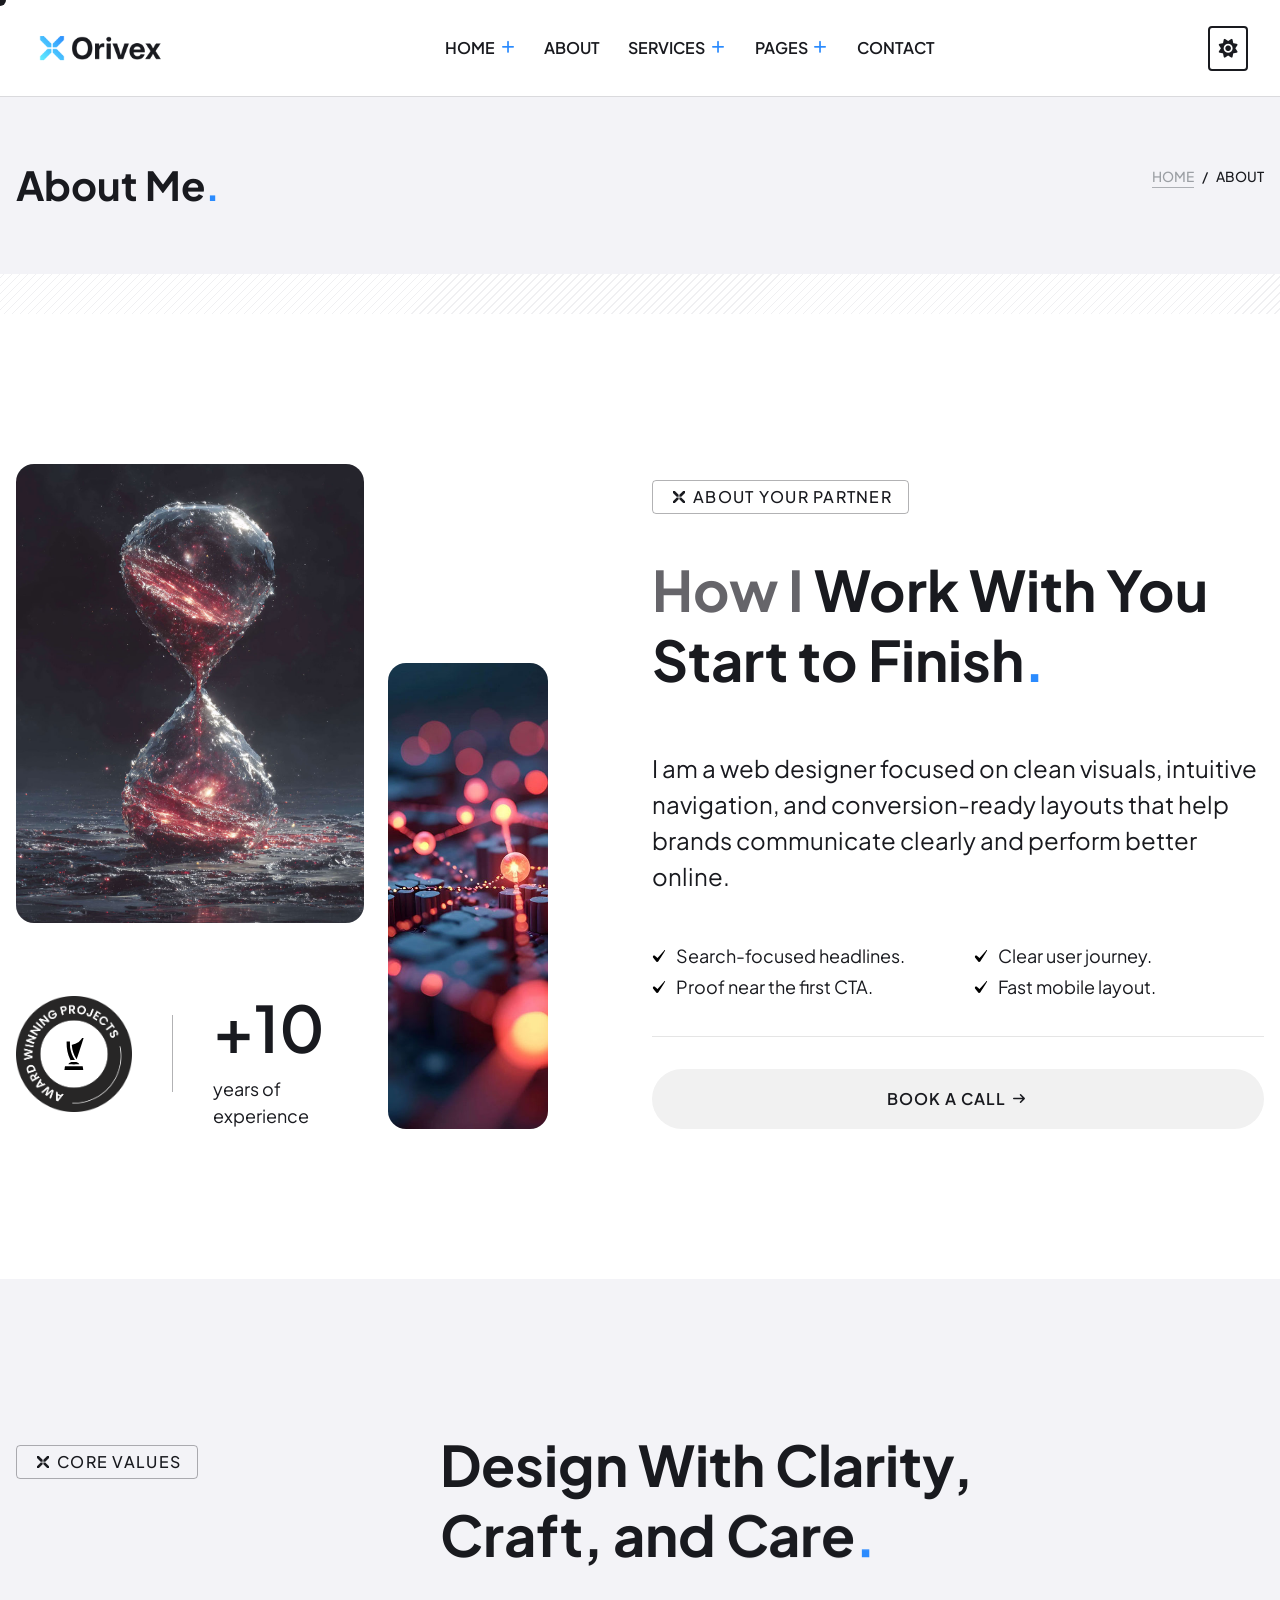
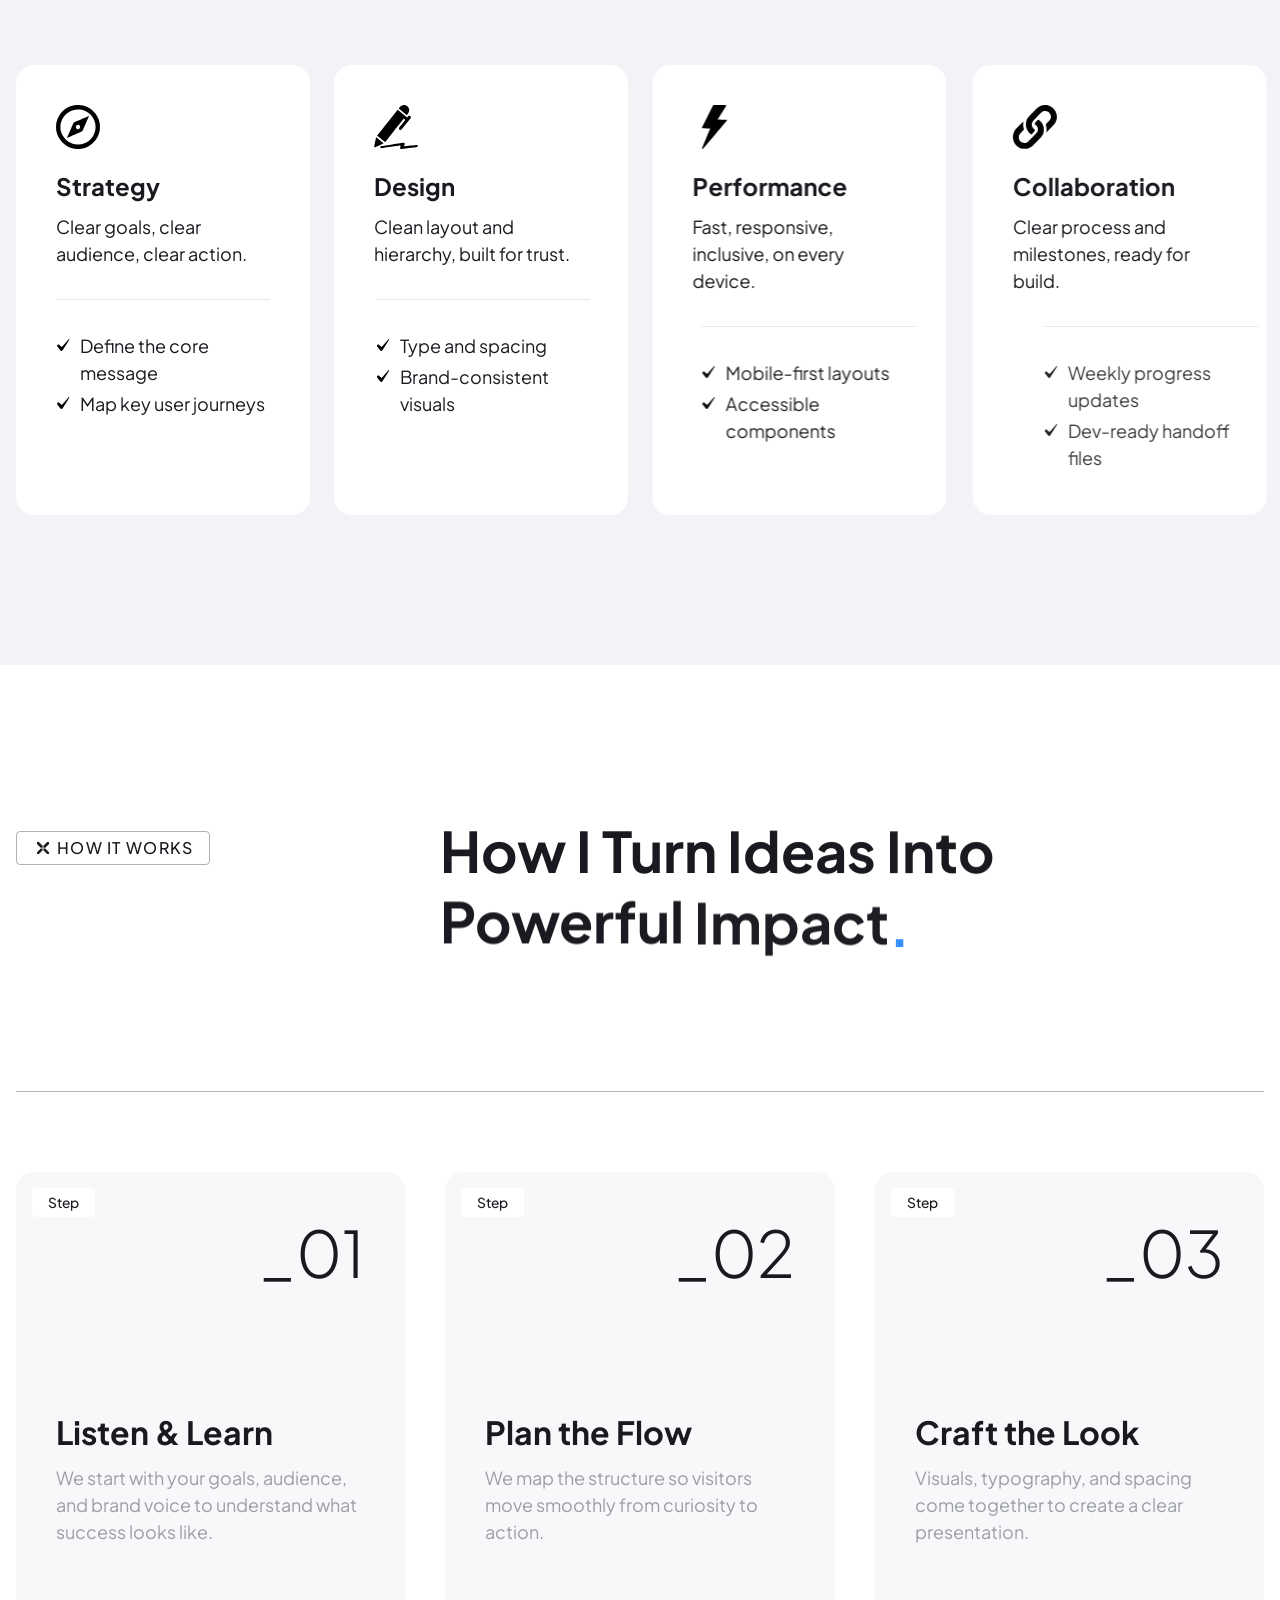
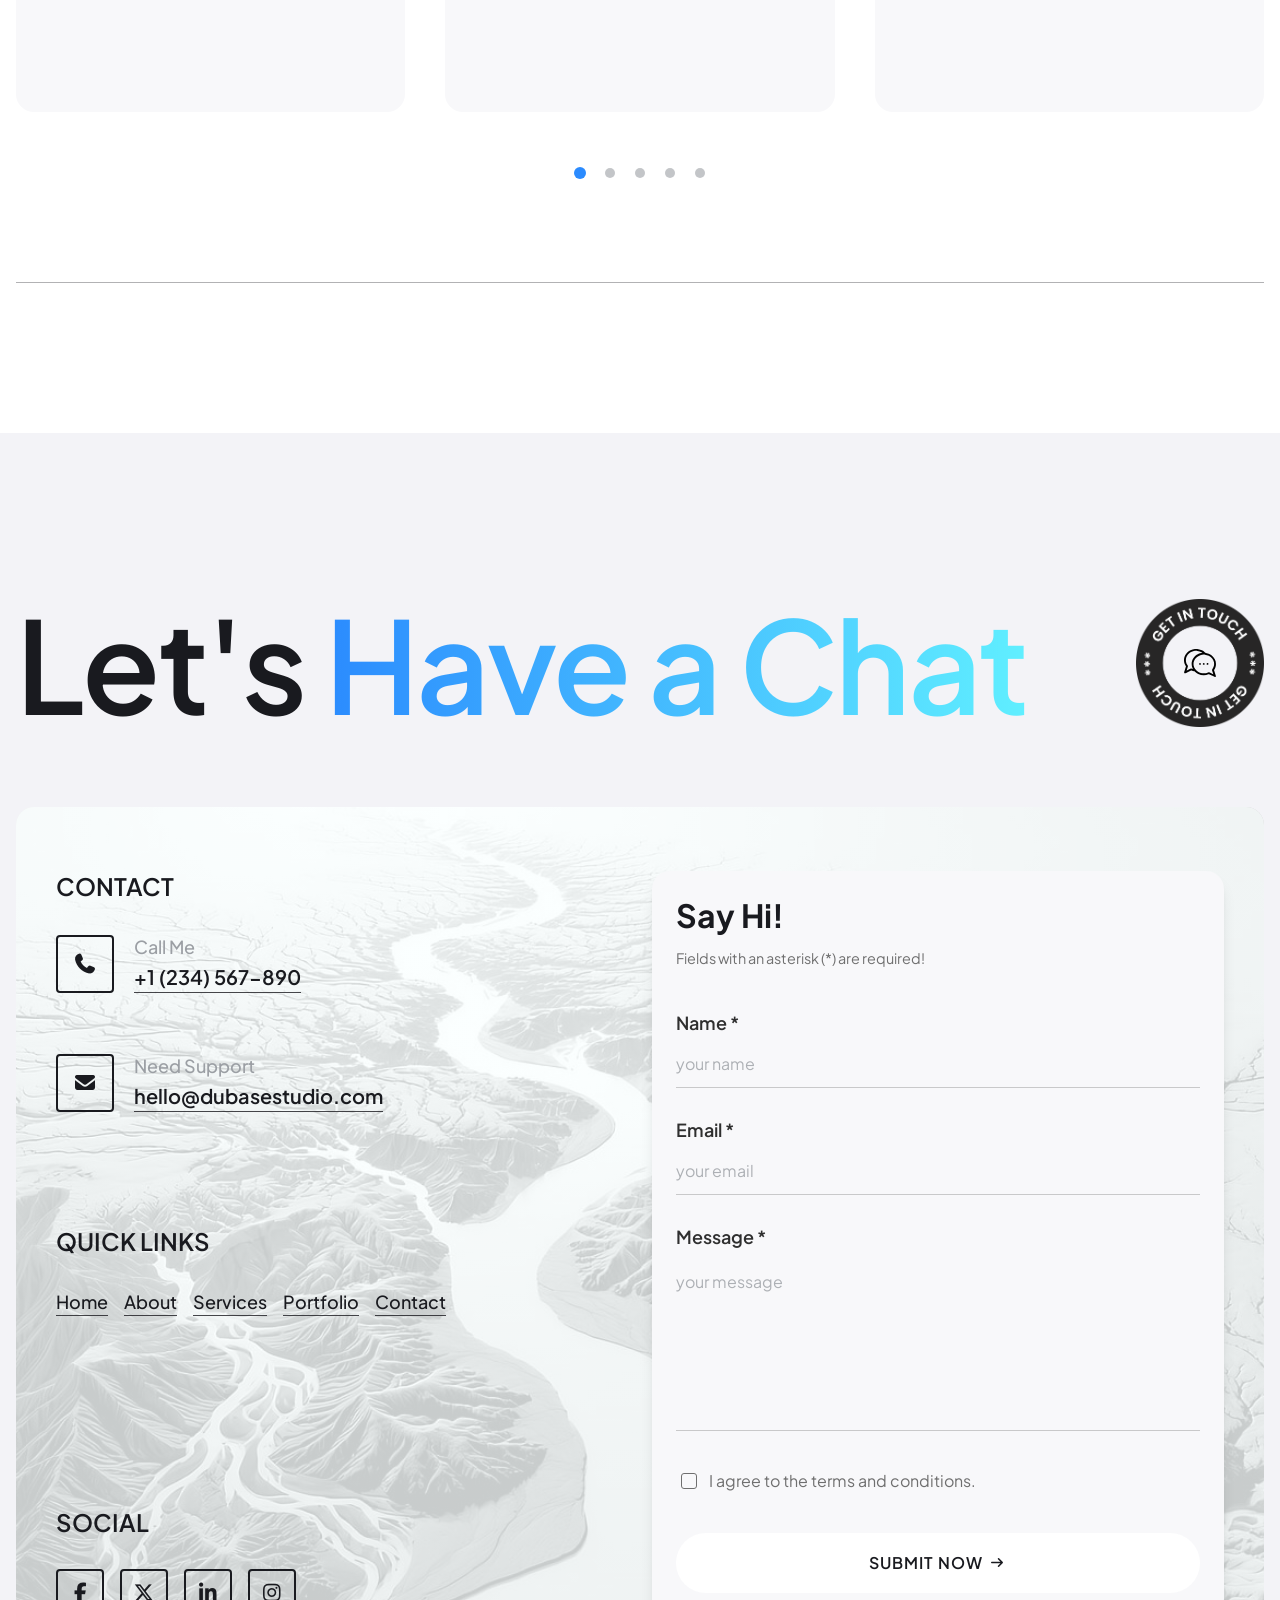
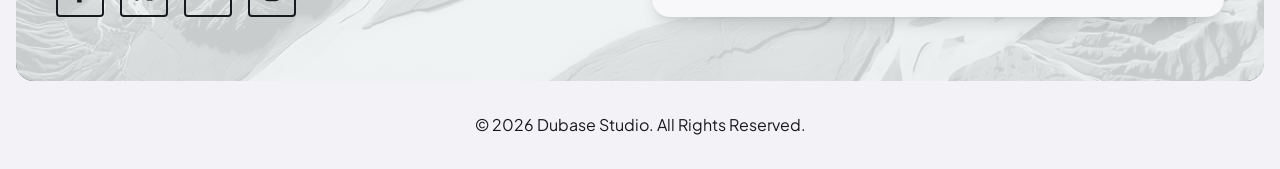
<file: about.html>
﻿<!doctype html>
<html lang="en">
<head>
    <meta charset="UTF-8" />

    <!-- Meta Viewport -->
    <meta name="viewport" content="width=device-width, initial-scale=1" />

    <!-- Page Title -->
    <title>About | Dubase Studio - Personal Portfolio HTML Template</title>

    <!-- Meta Tags -->
    <meta
      name="description"
      content="Personal portfolio showcasing my work, services, and projects. Creative professional with expertise in design and development. View my experience, skills, and get in touch."
    />
    <meta
      name="keywords"
      content="personal portfolio, creative portfolio, web design, graphic design, freelancer, projects, services, about me, contact"
    />
    <meta name="author" content="Dubase Studio" />

    <!-- Browser Color -->
    <meta
      name="theme-color"
      content="#f3f3f7"
      media="(prefers-color-scheme: light)"
    />
    <meta
      name="theme-color"
      content="#0d0d0f"
      media="(prefers-color-scheme: dark)"
    />

    <!-- Favicon -->
    <link
      rel="icon"
      type="image/png"
      href="images/branding/favicon/favicon-96x96.png"
      sizes="96x96"
    />
    <link
      rel="icon"
      type="image/svg+xml"
      href="images/branding/favicon/favicon.svg"
    />
    <link rel="shortcut icon" href="images/branding/favicon/favicon.ico" />
    <link
      rel="apple-touch-icon"
      sizes="180x180"
      href="images/branding/favicon/apple-touch-icon.png"
    />
    <link rel="manifest" href="images/branding/favicon/site.webmanifest" />

    <!-- Google Fonts Css-->
    <link rel="preconnect" href="https://fonts.googleapis.com/" />
    <link rel="preconnect" href="https://fonts.gstatic.com/" crossorigin />
    <link
      href="https://fonts.googleapis.com/css2?family=Plus+Jakarta+Sans:ital,wght@0,200..800;1,200..800&amp;display=swap"
      rel="stylesheet"
    />

    <!-- Bootstrap CSS -->
    <link href="css/bootstrap.min.css" rel="stylesheet" media="screen" />
    <!-- Font Awesome Css-->
    <link href="css/all.min.css" rel="stylesheet" media="screen" />
    <!-- Swiper Css-->
    <link href="css/swiper-bundle.css" rel="stylesheet" media="screen" />
    <!-- Magnific Popup Css-->
    <link rel="stylesheet" href="css/magnific-popup.css" />

    <!-- Custom Style -->
    <link rel="stylesheet" href="css/style.css" />
    <link rel="stylesheet" href="css/theme-switcher.css" />
  </head>

  <body>
    <!--
      ==========================================================================
      About Page Structure
      1) Accessibility Helpers
      2) Global Header / Navigation
      3) Main Content:
         - Page Header
         - About
         - Values
         - Process Slider
      4) Footer (Contact + Form)
      5) Vendor & Custom Scripts
      ==========================================================================
    -->

    <!-- Preloader Start -->
    <div
      id="preloader"
      class="preloader"
      role="status"
      aria-live="polite"
      aria-busy="true"
    >
      <span class="visually-hidden">Loading, please waitâ€¦</span>

      <div class="preloader__spinner" aria-hidden="true">
        <span class="preloader__dot"></span>
        <span class="preloader__dot"></span>
        <span class="preloader__dot"></span>
      </div>
    </div>
    <!-- Preloader End -->

    <!-- Skip content -->
    <a href="#main-content" class="visually-hidden">Skip to main content</a>

    <!-- Dot follower -->
    <div class="follow-dot" aria-hidden="true"></div>

    <!-- ===================================================== -->
    <!-- Header Section -->
    <!-- Description: Main navigation header with logo, menu, theme switcher, and CTA -->
    <!-- Features: Responsive navbar, dropdown menus, mobile menu system, theme toggle -->
    <!-- Includes: Accessibility support (ARIA), mobile overlay system, submenu controls -->
    <!-- ===================================================== -->

    <!-- Header Start -->
    <header class="header-container">
      <!-- ===================================================== -->
      <!-- Navigation Wrapper -->
      <!-- ===================================================== -->
      <nav class="header-nav" aria-label="Main navigation">
        <!-- ===================================================== -->
        <!-- Logo Start -->
        <!-- ===================================================== -->
        <a href="index.html" aria-label="Dubase Studio Homepage">
          <img
            src="images/branding/logo/logo-main.png"
            data-light-src="images/branding/logo/logo-main.png"
            data-dark-src="images/branding/logo/logo-light.png"
            alt="Dubase Studio Logo"
            class="header-nav__logo"
          />
        </a>
        <!-- Logo End -->

        <!-- ===================================================== -->
        <!-- Navigation Menu Container (Desktop + Mobile) -->
        <!-- ===================================================== -->
        <div
          id="menu-container"
          class="header-nav__menu-wrapper"
          role="navigation"
          data-lenis-prevent="true"
          tabindex="-1"
          aria-label="Mobile navigation"
          inert
        >
          <!-- ===================================================== -->
          <!-- Mobile Header (Logo + Close Button) -->
          <!-- ===================================================== -->
          <div class="header-nav__mobile-header">
            <img
              src="images/branding/logo/logo-main.png"
              data-light-src="images/branding/logo/logo-main.png"
              data-dark-src="images/branding/logo/logo-light.png"
              alt="Dubase Studio Logo"
              class="header-nav__logo--mobile"
            />

            <!-- Close Mobile Menu -->
            <button
              id="close-menu-button"
              class="btn btn--outline navbar__menu-button"
              type="button"
              aria-label="Close menu"
              aria-controls="menu-container"
            >
              <i class="fa-solid fa-xmark" aria-hidden="true"></i>
            </button>
          </div>
          <!-- Mobile Header End -->

          <!-- ===================================================== -->
          <!-- Primary Navigation Menu -->
          <!-- ===================================================== -->
          <ul class="header-nav__menu">
            <!-- ========================= -->
            <!-- Home Dropdown -->
            <!-- ========================= -->
            <li class="navbar__menu-item">
              <button
                type="button"
                aria-expanded="false"
                aria-controls="submenu-home"
                data-submenu-toggle
              >
                Home
                <i
                  class="fa-solid fa-plus header-nav__menu-icon"
                  aria-hidden="true"
                ></i>
              </button>

              <ul
                id="submenu-home"
                class="header-nav__submenu"
                aria-label="Home submenu"
              >
                <li><a href="index.html">Web Designer</a></li>
                <li>
                  <a href="index-creative-developer.html">Creative Developer</a>
                </li>
                <li>
                  <a href="index-personal-portfolio.html">Personal Portfolio</a>
                </li>
              </ul>
            </li>

            <!-- About Link -->
            <li class="navbar__menu-item">
              <a href="about.html">About</a>
            </li>

            <!-- ========================= -->
            <!-- Services Dropdown -->
            <!-- ========================= -->
            <li class="navbar__menu-item">
              <button
                type="button"
                aria-expanded="false"
                aria-controls="submenu-services"
                data-submenu-toggle
              >
                Services
                <i
                  class="fa-solid fa-plus header-nav__menu-icon"
                  aria-hidden="true"
                ></i>
              </button>

              <ul
                id="submenu-services"
                class="header-nav__submenu"
                aria-label="Services submenu"
              >
                <li><a href="services-list.html">Services List</a></li>
                <li><a href="service-details.html">Service Details</a></li>
              </ul>
            </li>

            <!-- ========================= -->
            <!-- Pages Dropdown -->
            <!-- ========================= -->
            <li class="navbar__menu-item">
              <button
                type="button"
                aria-expanded="false"
                aria-controls="submenu-pages"
                data-submenu-toggle
              >
                Pages
                <i
                  class="fa-solid fa-plus header-nav__menu-icon"
                  aria-hidden="true"
                ></i>
              </button>

              <ul
                id="submenu-pages"
                class="header-nav__submenu"
                aria-label="Pages submenu"
              >
                <li><a href="testimonials.html">Testimonials</a></li>
                <li><a href="projects.html">Projects</a></li>
                <li><a href="project-details.html">Project Details</a></li>
                <li><a href="blog-list.html">Blog List</a></li>
                <li><a href="blog-details.html">Blog Details</a></li>
                <li><a href="pricing.html">Pricing</a></li>
                <li><a href="faq.html">FAQ</a></li>
                <li><a href="404.html">404</a></li>
              </ul>
            </li>

            <!-- Contact Link -->
            <li class="navbar__menu-item">
              <a href="contact.html">Contact</a>
            </li>
          </ul>

          <!-- ===================================================== -->
          <!-- Mobile Extra Info Section -->
          <!-- ===================================================== -->
          <div class="header-nav__social-wrapper--mobile">
            <!-- Contact Info -->
            <div class="navbar__mobile-contact">
              <p class="navbar__section-label">Get in Touch</p>

              <div class="navbar__address">
                <p>USA, California - 90210 Str. Sunset Boulevard 45</p>
              </div>

              <div class="navbar__phone">
                <a class="link" href="tel:+1234567890">+1 234 567 890</a>
              </div>

              <div class="navbar__email">
                <a class="link" href="mailto:hello@dubasestudio.com"
                  >hello@dubasestudio.com</a
                >
              </div>
            </div>

            <!-- Social Links -->
            <p class="navbar__section-label">Let's Connect</p>

            <div class="navbar__mobile-social-container">
              <a
                href="#"
                class="btn btn--social"
                aria-label="Visit our Facebook page"
              >
                <i class="fab fa-facebook-f" aria-hidden="true"></i>
              </a>

              <a
                href="#"
                class="btn btn--social"
                aria-label="Visit our Twitter Profile"
              >
                <i class="fab fa-x-twitter" aria-hidden="true"></i>
              </a>

              <a
                href="#"
                class="btn btn--social"
                aria-label="Visit our LinkedIn Profile"
              >
                <i class="fab fa-linkedin-in" aria-hidden="true"></i>
              </a>

              <a
                href="#"
                class="btn btn--social"
                aria-label="Visit our Instagram Profile"
              >
                <i class="fab fa-instagram" aria-hidden="true"></i>
              </a>
            </div>
          </div>
        </div>

        <!-- ===================================================== -->
        <!-- CTA Section -->
        <!-- ===================================================== -->
        <div class="header-nav__cta">
          <!-- Theme Switcher Button -->
          <button
            id="theme-switcher-btn"
            class="theme-switcher"
            type="button"
            aria-label="Toggle dark/light theme"
            aria-pressed="false"
          >
            <span class="theme-switcher__icon theme-switcher__icon--light">
              <i class="fa-solid fa-sun"></i>
            </span>
            <span class="theme-switcher__icon theme-switcher__icon--dark">
              <i class="fa-solid fa-moon"></i>
            </span>
          </button>

          <!-- Theme State Inputs -->
          <input
            type="radio"
            id="theme-switcher-light"
            name="theme"
            value="light"
            hidden
          />
          <input
            type="radio"
            id="theme-switcher-dark"
            name="theme"
            value="dark"
            hidden
          />

          <!-- Open Menu Button -->
          <button
            id="open-menu-button"
            class="btn btn--outline navbar__menu-button"
            type="button"
            aria-label="Open menu"
            aria-expanded="false"
            aria-controls="menu-container"
          >
            <i class="fa-solid fa-bars-staggered" aria-hidden="true"></i>
          </button>
        </div>
        <!-- CTA End -->

        <!-- Overlay -->
        <div id="overlay" class="header-nav__overlay" role="presentation"></div>
      </nav>
    </header>
    <!-- Header End -->

    <!-- ===================================================== -->
    <!-- End Header Section -->
    <!-- ===================================================== -->

    <main id="main-content">
      <!-- ===================================================== -->
      <!-- Page Header Start -->
      <!-- Page intro section with title and breadcrumb navigation -->
      <!-- ===================================================== -->
      <div class="page-header">
        <!-- Container: Page Header Wrapper -->
        <div class="container">
          <div class="row">
            <div class="col-lg-12">
              <!-- Page Header Content -->
              <div class="page-header__content">
                <!-- Page Title -->
                <h1>About Me<span class="cp-brand-color">.</span></h1>

                <!-- Breadcrumb Navigation -->
                <nav class="page-header__breadcrumb" aria-label="Breadcrumb">
                  <ol class="breadcrumb">
                    <!-- Home Link -->
                    <li>
                      <a href="index.html" class="link">Home</a>
                    </li>

                    <!-- Current Page -->
                    <li aria-current="page">About</li>
                  </ol>
                </nav>
                <!-- /Breadcrumb Navigation -->
              </div>
              <!-- /Page Header Content -->
            </div>
          </div>
        </div>
        <!-- /Container -->

        <!-- Decorative Separator -->
        <div class="page-header__separator"></div>
      </div>
      <!-- ===================================================== -->
      <!-- Page Header End -->
      <!-- ===================================================== -->

      <!-- ===================================================== -->
      <!-- One Page Start -->
      <!-- Split layout section: visual showcase + introduction content -->
      <!-- ===================================================== -->
      <section class="one-column-page">
        <!-- Container: One Page Wrapper -->
        <div class="container">
          <div class="row">
            <!-- ================================================= -->
            <!-- Left Column: About Visuals -->
            <!-- Image showcase + experience badge -->
            <!-- ================================================= -->
            <div class="col-lg-6">
              <div class="about-images">
                <!-- Tall Image Column -->
                <div class="about-images__tall-column">
                  <!-- Main Tall Image -->
                  <img
                    class="about-images__img about-images__img--tall"
                    src="images/sections/about/about-page-img-01.jpg"
                    alt="Designer workspace"
                  />

                  <!-- Experience Badge Wrapper -->
                  <div class="about__fact-wrapper">
                    <!-- Rotating Badge -->
                    <div class="badge-rotator">
                      <img
                        class="badge-rotator__icon"
                        src="images/hero/decor/hero-award-icon-dark.svg"
                        data-light-src="images/hero/decor/hero-award-icon-dark.svg"
                        data-dark-src="images/hero/decor/hero-award-icon-light.svg"
                        alt="Chat icon"
                      />
                      <img
                        class="badge-rotator__img"
                        src="images/hero/badges/hero-badge-dark.png"
                        data-light-src="images/hero/badges/hero-badge-dark.png"
                        data-dark-src="images/hero/badges/hero-badge-light.png"
                        alt="Quality badge"
                      />
                    </div>
                    <!-- /Rotating Badge -->

                    <!-- Decorative Separator -->
                    <div class="about-dev__separator"></div>

                    <!-- Experience Counter -->
                    <div class="about__fact-num">
                      <p>+10</p>
                      <span>years of experience</span>
                    </div>
                  </div>
                  <!-- /Experience Badge Wrapper -->
                </div>
                <!-- /Tall Image Column -->

                <!-- Secondary Image -->
                <img
                  class="about-images__img about-images__img--short"
                  src="images/sections/about/about-page-img-02.jpg"
                  alt="Design details"
                />
              </div>
              <!-- /about-images -->
            </div>
            <!-- /Left Column -->

            <!-- ================================================= -->
            <!-- Right Column: Intro Content -->
            <!-- Text content, checklist, and CTA -->
            <!-- ================================================= -->
            <div class="col-lg-6">
              <!-- Section Title -->
              <div class="section-title section-title--full mb-5">
                <!-- Pre Title -->
                <div class="pre-title">
                  <div class="pre-title__icon-wrap">
                    <img
                      class="pre-title__icon"
                      src="images/branding/badges/title-shape-dark.svg"
                      data-light-src="images/branding/badges/title-shape-dark.svg"
                      data-dark-src="images/branding/badges/title-shape-light.svg"
                      alt=""
                      aria-hidden="true"
                    />
                  </div>
                  <span class="pre-title__label">About Your Partner</span>
                </div>
                <!-- /Pre Title -->

                <!-- Main Heading -->
                <h2>
                  <span class="cp-gray--modern">How I</span>
                  Work With You Start to Finish<span class="cp-brand-color"
                    >.</span
                  >
                </h2>

                <!-- Intro Text -->
                <p class="text-lg about-intro">
                  I am a web designer focused on clean visuals, intuitive
                  navigation, and conversion-ready layouts that help brands
                  communicate clearly and perform better online.
                </p>
              </div>
              <!-- /Section Title -->

              <!-- Content Block -->
              <div class="about-content">
                <!-- Checklist Columns -->
                <div class="about-content__checklists">
                  <ul class="cp-checklist">
                    <li>Search-focused headlines.</li>
                    <li>Proof near the first CTA.</li>
                  </ul>

                  <ul class="cp-checklist">
                    <li>Clear user journey.</li>
                    <li>Fast mobile layout.</li>
                  </ul>
                </div>
                <!-- /Checklist Columns -->

                <!-- Call To Action Button -->
                <a
                  class="btn-default btn-default--gray btn--w-100 about-content__cta"
                  href="contact.html"
                >
                  <span class="btn-default-inner">
                    <span data-hover="Book a Call">Book a Call</span>
                  </span>
                  <span class="btn-icon">
                    <i class="fa-solid fa-arrow-right" aria-hidden="true"></i>
                  </span>
                </a>
              </div>
              <!-- /about-content -->
            </div>
            <!-- /Right Column -->
          </div>
        </div>
        <!-- /Container -->
      </section>
      <!-- ===================================================== -->
      <!-- One Page End -->
      <!-- ===================================================== -->

      <!-- ===================================================== -->
      <!-- Values Section Start -->
      <!-- Core principles / values presented as feature cards -->
      <!-- ===================================================== -->
      <section class="values">
        <!-- Container: Values Wrapper -->
        <div class="container">
          <!-- ================================================= -->
          <!-- Section Header -->
          <!-- Pre-title + Main Heading -->
          <!-- ================================================= -->
          <div class="row">
            <!-- Pre Title -->
            <div class="col-lg-4">
              <div class="pre-title">
                <div class="pre-title__icon-wrap">
                  <img
                    class="pre-title__icon"
                    src="images/branding/badges/title-shape-dark.svg"
                    data-light-src="images/branding/badges/title-shape-dark.svg"
                    data-dark-src="images/branding/badges/title-shape-light.svg"
                    alt=""
                    aria-hidden="true"
                  />
                </div>
                <span class="pre-title__label">Core Values</span>
              </div>
            </div>

            <!-- Section Title -->
            <div class="col-lg-8">
              <div class="section-title">
                <h2>
                  Design With Clarity, Craft, and Care<span
                    class="cp-brand-color"
                    >.</span
                  >
                </h2>
              </div>
            </div>
          </div>
          <!-- /Section Header -->

          <!-- ================================================= -->
          <!-- Values Grid -->
          <!-- Feature cards representing core principles -->
          <!-- ================================================= -->
          <div class="row">
            <div class="col-lg-12">
              <div class="values__wrapper">
                <!-- ===================== -->
                <!-- Value Item: Strategy -->
                <!-- ===================== -->
                <div class="values__item cp-checklist-hover">
                  <!-- Icon -->
                  <span
                    class="values__icon values__icon--strategy"
                    aria-hidden="true"
                  ></span>

                  <!-- Title -->
                  <h3>Strategy</h3>

                  <!-- Description -->
                  <p>Clear goals, clear audience, clear action.</p>

                  <!-- Hover Checklist -->
                  <ul class="cp-checklist cp-checklist--swap-on-hover">
                    <li>Define the core message</li>
                    <li>Map key user journeys</li>
                  </ul>
                </div>

                <!-- ===================== -->
                <!-- Value Item: Design -->
                <!-- ===================== -->
                <div class="values__item cp-checklist-hover">
                  <span
                    class="values__icon values__icon--design"
                    aria-hidden="true"
                  ></span>
                  <h3>Design</h3>
                  <p>Clean layout and hierarchy, built for trust.</p>

                  <ul class="cp-checklist cp-checklist--swap-on-hover">
                    <li>Type and spacing</li>
                    <li>Brand-consistent visuals</li>
                  </ul>
                </div>

                <!-- ===================== -->
                <!-- Value Item: Performance -->
                <!-- ===================== -->
                <div class="values__item cp-checklist-hover">
                  <span
                    class="values__icon values__icon--performance"
                    aria-hidden="true"
                  ></span>
                  <h3>Performance</h3>
                  <p>Fast, responsive, inclusive, on every device.</p>

                  <ul class="cp-checklist cp-checklist--swap-on-hover">
                    <li>Mobile-first layouts</li>
                    <li>Accessible components</li>
                  </ul>
                </div>

                <!-- ===================== -->
                <!-- Value Item: Collaboration -->
                <!-- ===================== -->
                <div class="values__item cp-checklist-hover">
                  <span
                    class="values__icon values__icon--collaboration"
                    aria-hidden="true"
                  ></span>
                  <h3>Collaboration</h3>
                  <p>Clear process and milestones, ready for build.</p>

                  <ul class="cp-checklist cp-checklist--swap-on-hover">
                    <li>Weekly progress updates</li>
                    <li>Dev-ready handoff files</li>
                  </ul>
                </div>
              </div>
              <!-- /Values Wrapper -->
            </div>
          </div>
        </div>
        <!-- /Container -->
      </section>
      <!-- ===================================================== -->
      <!-- Values Section End -->
      <!-- ===================================================== -->

      <!-- ===================================================== -->
      <!-- How It Works Section Start -->
      <!-- Step-by-step process explanation section with slider -->
      <!-- ===================================================== -->
      <section class="how-it-works">
        <!-- Container: How It Works Wrapper -->
        <div class="container">
          <!-- ================================================= -->
          <!-- Section Header -->
          <!-- Pre-title + Main heading -->
          <!-- ================================================= -->
          <div class="row">
            <!-- Pre Title -->
            <div class="col-lg-4">
              <div class="pre-title">
                <div class="pre-title__icon-wrap">
                  <img
                    class="pre-title__icon"
                    src="images/branding/badges/title-shape-dark.svg"
                    data-light-src="images/branding/badges/title-shape-dark.svg"
                    data-dark-src="images/branding/badges/title-shape-light.svg"
                    alt=""
                    aria-hidden="true"
                  />
                </div>
                <span class="pre-title__label">How It Works</span>
              </div>
            </div>

            <!-- Section Title -->
            <div class="col-lg-8">
              <div class="section-title">
                <h2>
                  How I Turn Ideas Into Powerful Impact<span
                    class="cp-brand-color"
                    >.</span
                  >
                </h2>
              </div>
            </div>
          </div>
          <!-- /Section Header -->

          <!-- ================================================= -->
          <!-- Steps Section -->
          <!-- Swiper slider containing process steps -->
          <!-- ================================================= -->
          <div class="row">
            <div class="col-lg-12">
              <!-- Service Steps Wrapper -->
              <div class="service-detail__steps">
                <!-- Swiper Container -->
                <div class="service-detail__steps-swiper swiper">
                  <!-- Slides Wrapper -->
                  <div class="swiper-wrapper" data-cursor-state="slide">
                    <!-- ===================== -->
                    <!-- Step 1 -->
                    <!-- ===================== -->
                    <div class="swiper-slide">
                      <div class="service-detail__step-item">
                        <!-- Step Label -->
                        <span class="service-detail__step-number-txt-1"
                          >Step</span
                        >
                        <span class="service-detail__step-number-txt-2"
                          >_01</span
                        >

                        <!-- Title -->
                        <h3 class="service-detail__step-title">
                          Listen & Learn
                        </h3>

                        <!-- Description -->
                        <p class="service-detail__step-desc">
                          We start with your goals, audience, and brand voice to
                          understand what success looks like.
                        </p>

                        <!-- Key Points -->
                        <ul class="cp-checklist">
                          <li>Project goals clarified</li>
                          <li>Audience insights gathered</li>
                        </ul>
                      </div>
                    </div>

                    <!-- ===================== -->
                    <!-- Step 2 -->
                    <!-- ===================== -->
                    <div class="swiper-slide">
                      <div class="service-detail__step-item">
                        <span class="service-detail__step-number-txt-1"
                          >Step</span
                        >
                        <span class="service-detail__step-number-txt-2"
                          >_02</span
                        >

                        <h3 class="service-detail__step-title">
                          Plan the Flow
                        </h3>

                        <p class="service-detail__step-desc">
                          We map the structure so visitors move smoothly from
                          curiosity to action.
                        </p>

                        <ul class="cp-checklist">
                          <li>Page structure mapped</li>
                          <li>Primary CTA defined</li>
                        </ul>
                      </div>
                    </div>

                    <!-- ===================== -->
                    <!-- Step 3 -->
                    <!-- ===================== -->
                    <div class="swiper-slide">
                      <div class="service-detail__step-item">
                        <span class="service-detail__step-number-txt-1"
                          >Step</span
                        >
                        <span class="service-detail__step-number-txt-2"
                          >_03</span
                        >

                        <h3 class="service-detail__step-title">
                          Craft the Look
                        </h3>

                        <p class="service-detail__step-desc">
                          Visuals, typography, and spacing come together to
                          create a clear presentation.
                        </p>

                        <ul class="cp-checklist">
                          <li>Visual direction set</li>
                          <li>Typography system chosen</li>
                        </ul>
                      </div>
                    </div>

                    <!-- ===================== -->
                    <!-- Step 4 -->
                    <!-- ===================== -->
                    <div class="swiper-slide">
                      <div class="service-detail__step-item">
                        <span class="service-detail__step-number-txt-1"
                          >Step</span
                        >
                        <span class="service-detail__step-number-txt-2"
                          >_04</span
                        >

                        <h3 class="service-detail__step-title">
                          Build & Refine
                        </h3>

                        <p class="service-detail__step-desc">
                          We turn designs into a responsive site, then polish
                          details for speed, clarity, and reliability.
                        </p>

                        <ul class="cp-checklist">
                          <li>Responsive build delivered</li>
                          <li>Cross-device checks</li>
                        </ul>
                      </div>
                    </div>

                    <!-- ===================== -->
                    <!-- Step 5 -->
                    <!-- ===================== -->
                    <div class="swiper-slide">
                      <div class="service-detail__step-item">
                        <span class="service-detail__step-number-txt-1"
                          >Step</span
                        >
                        <span class="service-detail__step-number-txt-2"
                          >_05</span
                        >

                        <h3 class="service-detail__step-title">
                          Launch & Support
                        </h3>

                        <p class="service-detail__step-desc">
                          We publish and make improvements so your site keeps
                          performing.
                        </p>

                        <ul class="cp-checklist">
                          <li>Go-live support</li>
                          <li>Post-launch tune-ups</li>
                        </ul>
                      </div>
                    </div>
                  </div>
                  <!-- /Slides Wrapper -->

                  <!-- Pagination -->
                  <div
                    class="service-detail__steps-pagination"
                    role="group"
                    aria-label="Slide pagination"
                  ></div>
                </div>
                <!-- /Swiper Container -->
              </div>
              <!-- /Steps Wrapper -->
            </div>
          </div>
        </div>
        <!-- /Container -->
      </section>
      <!-- ===================================================== -->
      <!-- How It Works Section End -->
      <!-- ===================================================== -->
    </main>

    <!-- ===================================================== -->
    <!-- Footer Section -->
    <!-- Description: Main website footer with contact info, links, social icons, and contact form -->
    <!-- Features: Responsive layout, contact form, social links, newsletter-style interaction -->
    <!-- Backend: Form submits to /api/contact -->
    <!-- Customize: Emails, phone, links, social URLs, branding -->
    <!-- ===================================================== -->

    <footer class="footer">
      <!-- ===================================== -->
      <!-- Container Start -->
      <!-- ===================================== -->
      <div class="container container-footer">
        <div class="row">
          <div class="col-lg-12">
            <!-- ===================================== -->
            <!-- Footer Title Section -->
            <!-- ===================================== -->
            <div class="footer__title-wrapper">
              <!-- Main Heading -->
              <h2>Let's <span class="brand-gradient">Have a Chat</span></h2>

              <!-- Badge / Decorative Elements -->
              <!-- Replace assets in: /images/sections/footer/ -->
              <div class="footer__badge">
                <img
                  class="footer__badge-icon"
                  src="images/sections/footer/footer-chat-dark.svg"
                  data-light-src="images/sections/footer/footer-chat-dark.svg"
                  data-dark-src="images/sections/footer/footer-chat-light.svg"
                  alt="Chat icon"
                />

                <img
                  class="footer__badge-img"
                  src="images/sections/footer/footer-badge-dark.png"
                  data-light-src="images/sections/footer/footer-badge-dark.png"
                  data-dark-src="images/sections/footer/footer-badge-light.png"
                  alt="Quality badge"
                />
              </div>
            </div>

            <!-- ===================================== -->
            <!-- Footer Content Wrapper -->
            <!-- ===================================== -->
            <div class="footer__contact-wrapper">
              <div class="row">
                <!-- ===================================== -->
                <!-- LEFT COLUMN: Contact / Links / Social -->
                <!-- ===================================== -->
                <div class="col-lg-6 col-md-12">
                  <div class="footer__items-wrapper">
                    <div class="footer__items-group">
                      <!-- ========================= -->
                      <!-- Contact Section -->
                      <!-- ========================= -->
                      <div class="footer__contact-item">
                        <h3>Contact</h3>

                        <div class="footer__contact-infos">
                          <!-- Phone -->
                          <div class="footer__contact-content">
                            <i class="fas fa-phone" aria-hidden="true"></i>
                            <div class="footer__contact-info-wrapper">
                              <p>Call Me</p>
                              <a class="link" href="tel:+1234567890"
                                >+1 (234) 567-890</a
                              >
                            </div>
                          </div>

                          <!-- Email -->
                          <div class="footer__contact-content">
                            <i class="fas fa-envelope" aria-hidden="true"></i>
                            <div class="footer__contact-info-wrapper">
                              <p>Need Support</p>
                              <a class="link" href="mailto:hello@dubasestudio.com"
                                >hello@dubasestudio.com</a
                              >
                            </div>
                          </div>
                        </div>
                      </div>

                      <!-- ========================= -->
                      <!-- Quick Links Section -->
                      <!-- ========================= -->
                      <div class="footer__contact-item">
                        <h3>Quick Links</h3>

                        <ul aria-label="Quick links">
                          <li><a class="link" href="index.html">Home</a></li>
                          <li><a class="link" href="about.html">About</a></li>
                          <li>
                            <a class="link" href="services-list.html"
                              >Services</a
                            >
                          </li>
                          <li>
                            <a class="link" href="projects.html">Portfolio</a>
                          </li>
                          <li>
                            <a class="link" href="contact.html">Contact</a>
                          </li>
                        </ul>
                      </div>
                    </div>

                    <!-- ========================= -->
                    <!-- Social Links Section -->
                    <!-- ========================= -->
                    <div class="footer__social-wrapper">
                      <div class="footer__contact-item">
                        <div class="footer__social-container">
                          <h3>Social</h3>

                          <div class="footer__social-items">
                            <a
                              href="#"
                              class="btn btn--social btn--social-lg"
                              aria-label="Visit our Facebook page"
                            >
                              <i
                                class="fab fa-facebook-f"
                                aria-hidden="true"
                              ></i>
                            </a>

                            <a
                              href="#"
                              class="btn btn--social btn--social-lg"
                              aria-label="Visit our Twitter Profile"
                            >
                              <i
                                class="fab fa-x-twitter"
                                aria-hidden="true"
                              ></i>
                            </a>

                            <a
                              href="#"
                              class="btn btn--social btn--social-lg"
                              aria-label="Visit our LinkedIn Profile"
                            >
                              <i
                                class="fab fa-linkedin-in"
                                aria-hidden="true"
                              ></i>
                            </a>

                            <a
                              href="#"
                              class="btn btn--social btn--social-lg"
                              aria-label="Visit our Instagram Profile"
                            >
                              <i
                                class="fab fa-instagram"
                                aria-hidden="true"
                              ></i>
                            </a>
                          </div>
                        </div>
                      </div>
                    </div>
                  </div>
                </div>

                <!-- ===================================== -->
                <!-- RIGHT COLUMN: Contact Form -->
                <!-- ===================================== -->
                <div class="col-lg-6 col-md-12">
                  <div class="footer__form-wrapper">
                    <!-- Contact Form -->
                    <!-- Backend: mail.php -->
                    <form
                      action="mail.php"
                      method="POST"
                      class="cp-form"
                      accept-charset="UTF-8"
                    >
                      <h4 class="cp-form__title">Say Hi!</h4>

                      <small class="cp-form__note">
                        Fields with an asterisk (*) are required!
                      </small>

                      <!-- Honeypot -->
                      <div class="cp-form-honeypot" aria-hidden="true">
                        <label for="cp-company-name"
                          >Leave this field empty</label
                        >
                        <input
                          class="cp-form-control"
                          id="cp-company-name"
                          name="company_name"
                          type="text"
                          tabindex="-1"
                          autocomplete="off"
                        />
                      </div>

                      <!-- Name -->
                      <div class="cp-form-group">
                        <label for="cp-name">
                          Name <span aria-hidden="true">*</span>
                        </label>
                        <input
                          class="cp-form-control"
                          id="cp-name"
                          name="user_name"
                          type="text"
                          placeholder="your name"
                          required
                        />
                      </div>

                      <!-- Email -->
                      <div class="cp-form-group">
                        <label for="cp-email">
                          Email <span aria-hidden="true">*</span>
                        </label>
                        <input
                          class="cp-form-control"
                          id="cp-email"
                          name="user_email"
                          type="email"
                          placeholder="your email"
                          required
                        />
                      </div>

                      <!-- Message -->
                      <div class="cp-form-group">
                        <label for="cp-message">
                          Message <span aria-hidden="true">*</span>
                        </label>
                        <textarea
                          class="cp-form-control"
                          id="cp-message"
                          name="user_message"
                          rows="6"
                          placeholder="your message"
                          required
                        ></textarea>
                      </div>

                      <!-- Terms Checkbox -->
                      <div class="cp-form-check">
                        <input
                          type="checkbox"
                          id="checkBox"
                          name="checkBox"
                          required
                          aria-describedby="terms-description"
                        />

                        <small id="terms-description" class="visually-hidden">
                          You must accept the terms and conditions before
                          submitting.
                        </small>

                        <label for="checkBox">
                          I agree to the terms and conditions.
                        </label>
                      </div>

                      <div class="cp-form-feedback" aria-live="polite"></div>

                      <!-- Submit Button -->
                      <button type="submit" class="btn-default btn--w-100">
                        <span class="btn-default-inner">
                          <span data-hover="Submit Now">Submit Now</span>
                        </span>

                        <span class="btn-icon">
                          <i
                            class="fa-solid fa-arrow-right"
                            aria-hidden="true"
                          ></i>
                        </span>
                      </button>
                    </form>
                  </div>
                </div>
              </div>
            </div>

            <!-- ===================================== -->
            <!-- Footer Copyright -->
            <!-- ===================================== -->
            <div class="footer__copyright">
              <p>&copy; 2026 Dubase Studio. All Rights Reserved.</p>
            </div>
          </div>
        </div>
      </div>
    </footer>

    <!-- ===================================================== -->
    <!-- End Footer Section -->
    <!-- ===================================================== -->

    <!-- To Top Button Start -->
    <a href="#" id="to-top" class="btn-to-top" aria-label="Back to top">
      <i class="fa-solid fa-angle-up" aria-hidden="true"></i>
    </a>
    <!-- To Top Button End -->

    <!-- Scripts -->
    <!-- Jquery Library File -->
    <script src="js/jquery-3.7.1.min.js" defer></script>
    <!-- Bootstrap JS -->
    <script src="js/bootstrap.bundle.min.js" defer></script>
    <!-- GSAP JS -->
    <script src="js/gsap.min.js" defer></script>
    <!-- Lenis JS -->
    <script src="js/lenis.min.js" defer></script>
    <!-- SplitText JS -->
    <script src="js/SplitText.min.js" defer></script>
    <!-- ScrollTrigger JS -->
    <script src="js/ScrollTrigger.min.js" defer></script>
    <!-- CustomEase JS -->
    <script src="js/CustomEase.min.js" defer></script>
    <!-- Magic Cursor JS -->
    <script src="js/magic-cursor.js" defer></script>
    <!-- Nice Select JS -->
    <script src="js/nice-select.js" defer></script>
    <!-- Parallaxie JS -->
    <script src="js/parallaxie.js" defer></script>
    <!-- Swiper JS -->
    <script src="js/swiper-bundle.js" defer></script>
    <!-- Ukiyo JS -->
    <script src="js/ukiyo.min.js" defer></script>
    <!-- Magnific JS -->
    <script src="js/jquery.magnific-popup.min.js" defer></script>

    <script src="js/script.js" defer></script>
  </body>

</html>
</file>
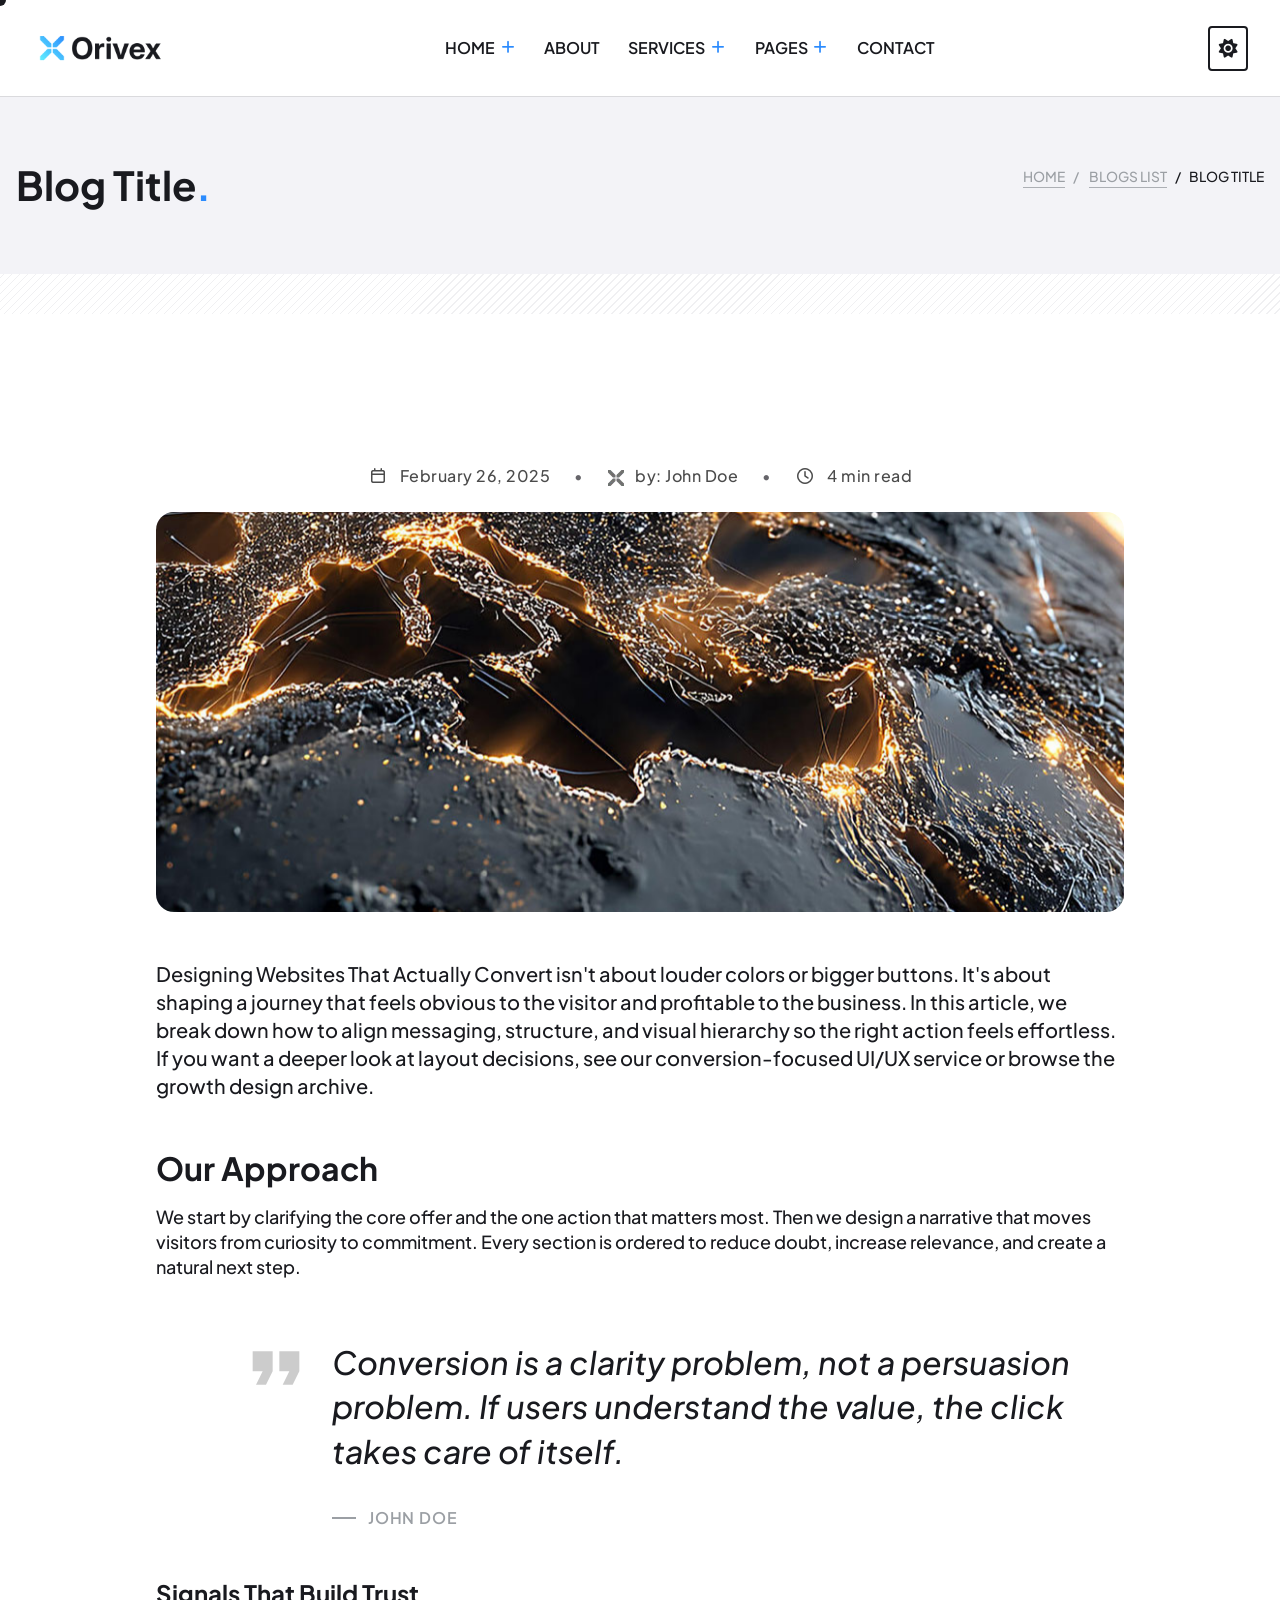
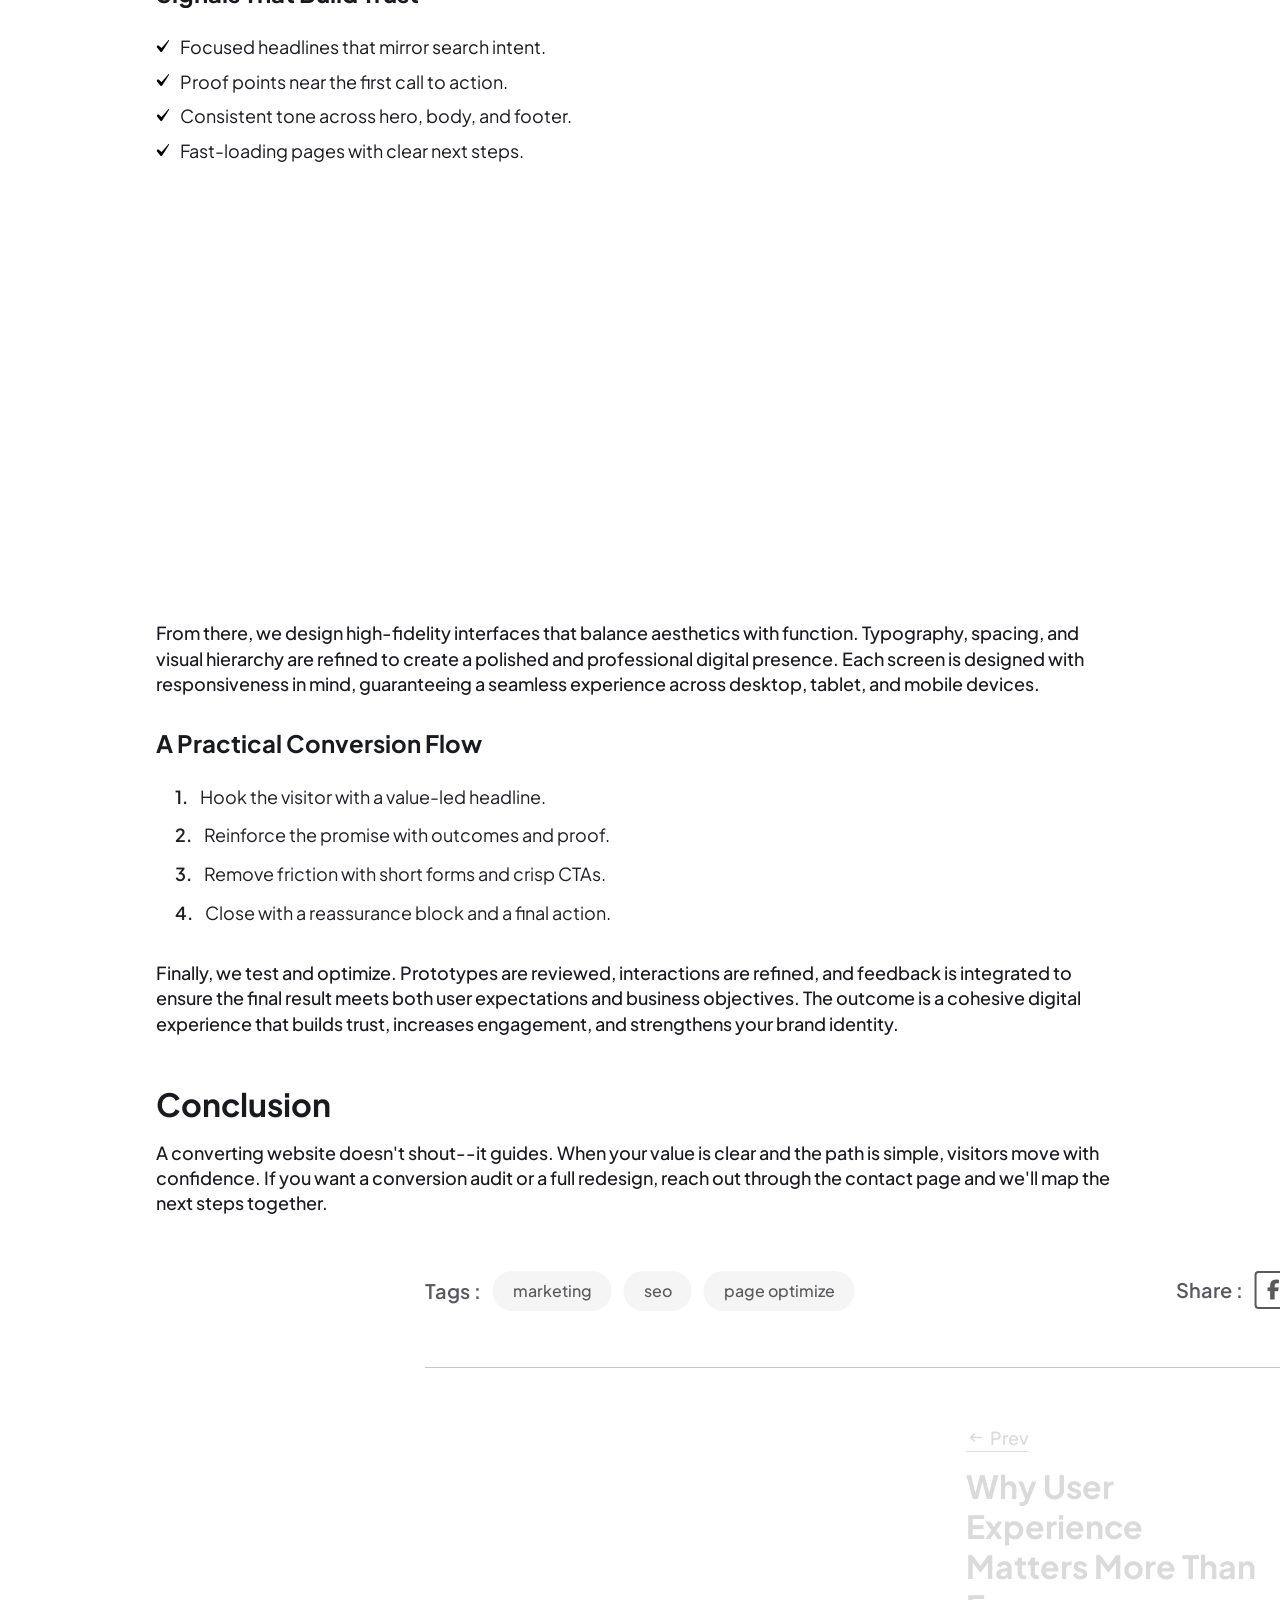
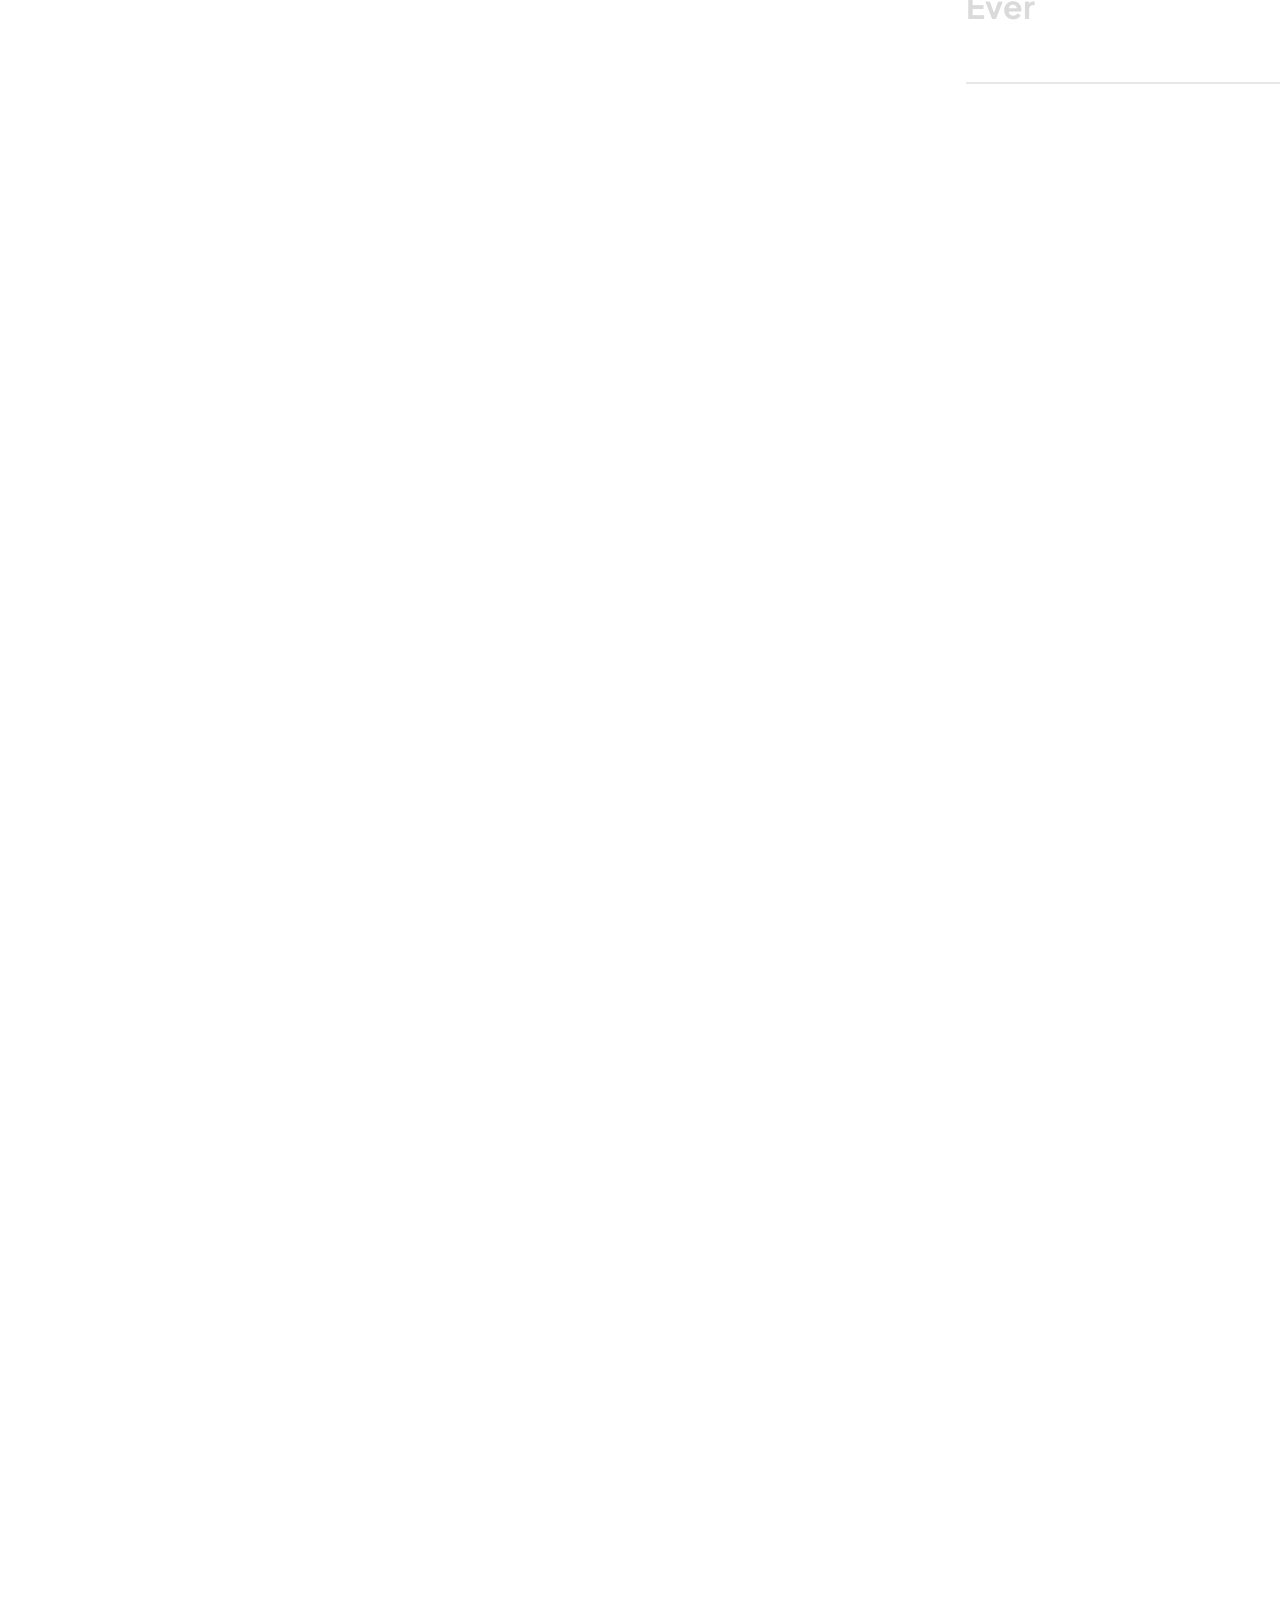
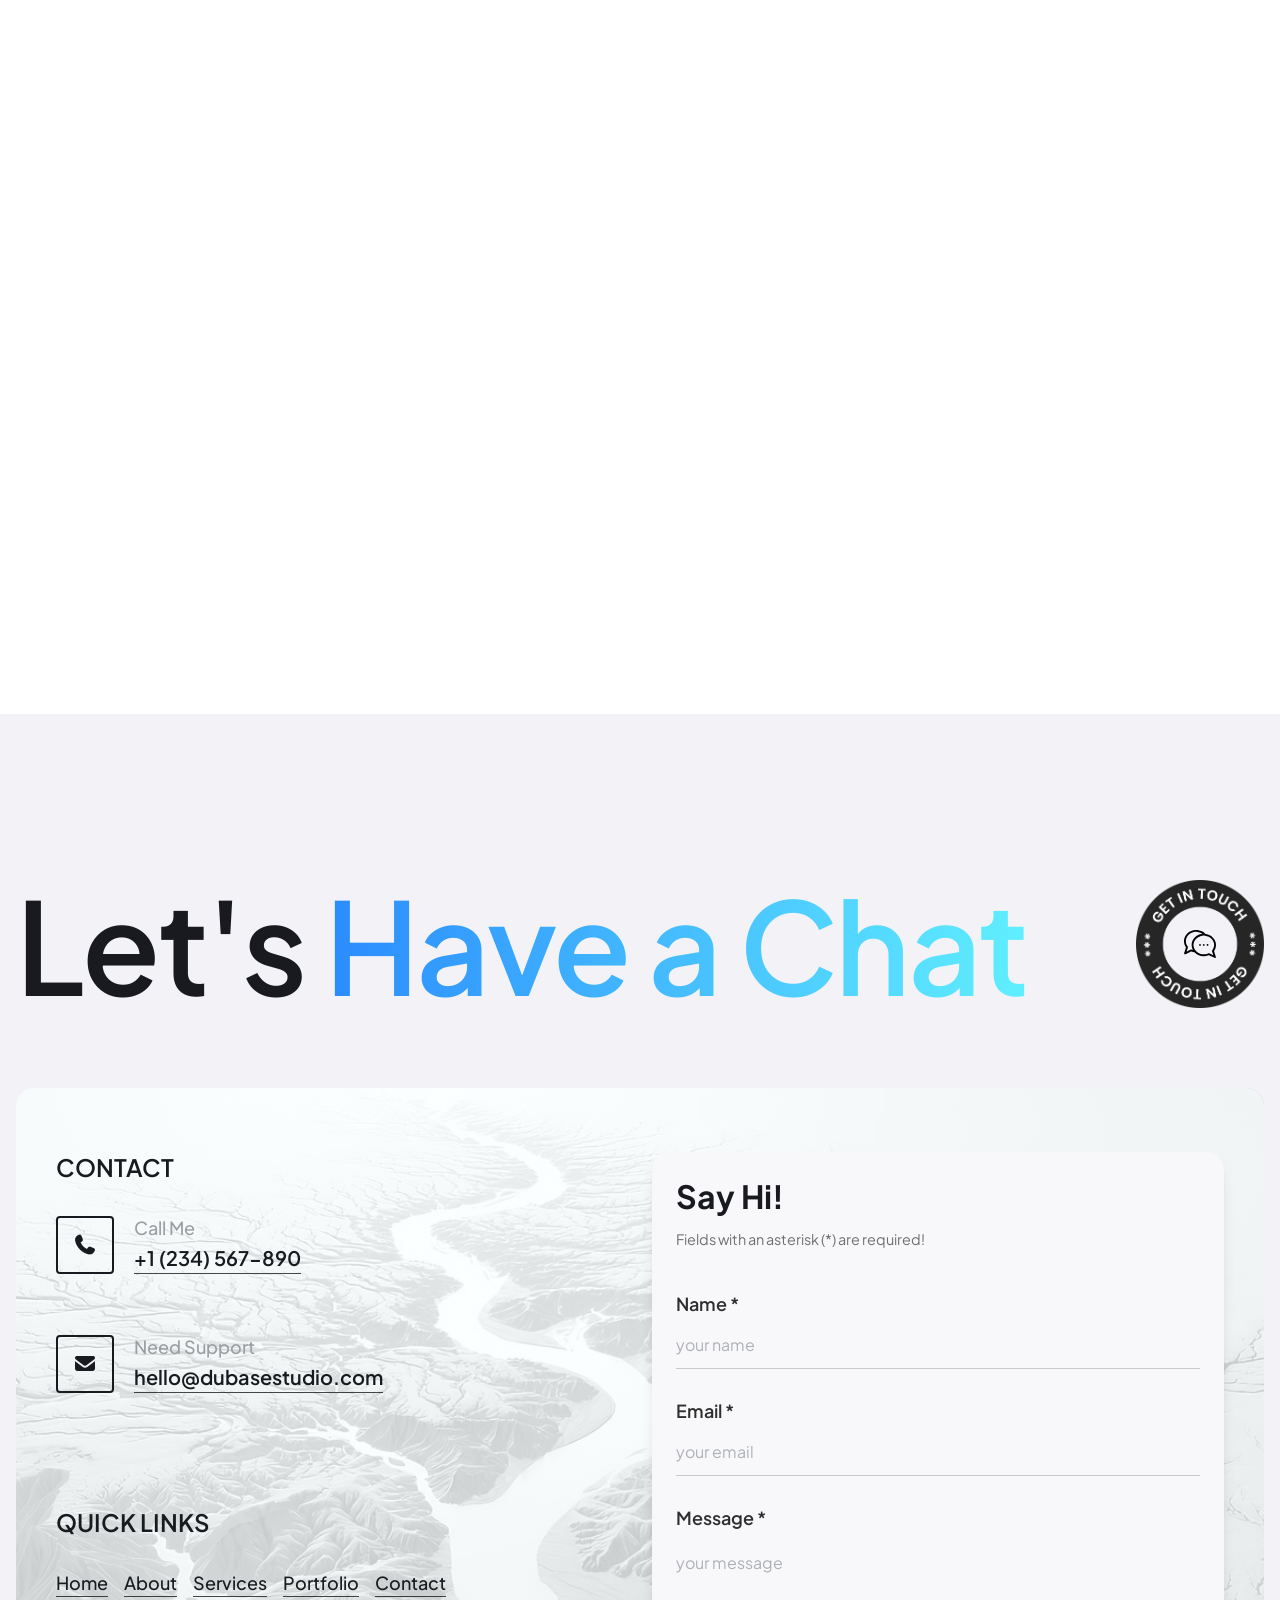
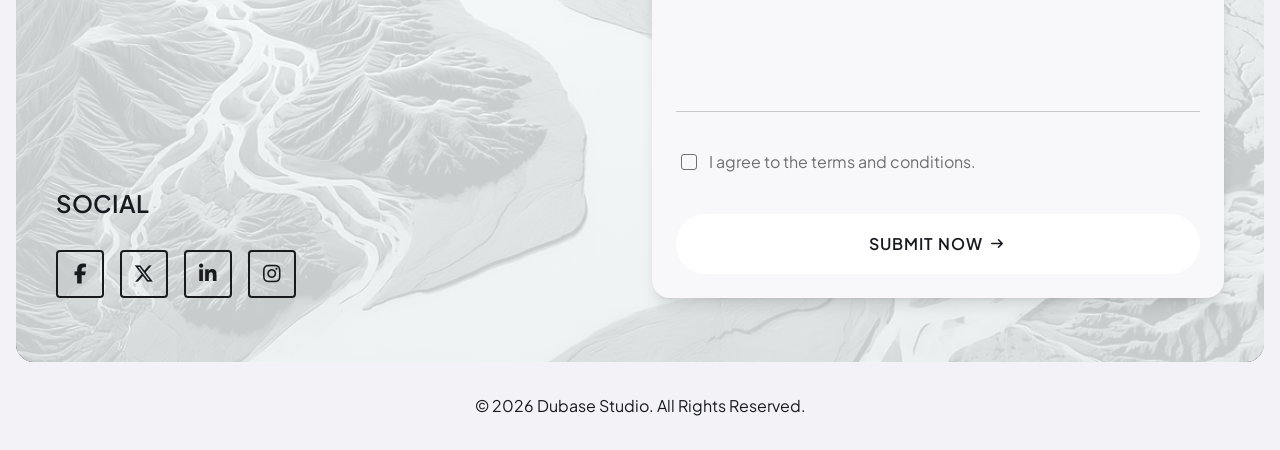
<file: blog-details.html>
﻿<!doctype html>
<html lang="en">
<head>
    <meta charset="UTF-8" />

    <!-- Meta Viewport -->
    <meta name="viewport" content="width=device-width, initial-scale=1" />

    <!-- Page Title -->
    <title>Blog Details | Dubase Studio - Personal Portfolio HTML Template</title>

    <!-- Meta Tags -->
    <meta
      name="description"
      content="Personal portfolio showcasing my work, services, and projects. Creative professional with expertise in design and development. View my experience, skills, and get in touch."
    />
    <meta
      name="keywords"
      content="personal portfolio, creative portfolio, web design, graphic design, freelancer, projects, services, about me, contact"
    />
    <meta name="author" content="Dubase Studio" />

    <!-- Browser Color -->
    <meta
      name="theme-color"
      content="#f3f3f7"
      media="(prefers-color-scheme: light)"
    />
    <meta
      name="theme-color"
      content="#0d0d0f"
      media="(prefers-color-scheme: dark)"
    />

    <!-- Favicon -->
    <link
      rel="icon"
      type="image/png"
      href="images/branding/favicon/favicon-96x96.png"
      sizes="96x96"
    />
    <link
      rel="icon"
      type="image/svg+xml"
      href="images/branding/favicon/favicon.svg"
    />
    <link rel="shortcut icon" href="images/branding/favicon/favicon.ico" />
    <link
      rel="apple-touch-icon"
      sizes="180x180"
      href="images/branding/favicon/apple-touch-icon.png"
    />
    <link rel="manifest" href="images/branding/favicon/site.webmanifest" />

    <!-- Google Fonts Css-->
    <link rel="preconnect" href="https://fonts.googleapis.com/" />
    <link rel="preconnect" href="https://fonts.gstatic.com/" crossorigin />
    <link
      href="https://fonts.googleapis.com/css2?family=Plus+Jakarta+Sans:ital,wght@0,200..800;1,200..800&amp;display=swap"
      rel="stylesheet"
    />

    <!-- Bootstrap CSS -->
    <link href="css/bootstrap.min.css" rel="stylesheet" media="screen" />
    <!-- Font Awesome Css-->
    <link href="css/all.min.css" rel="stylesheet" media="screen" />
    <!-- Swiper Css-->
    <link href="css/swiper-bundle.css" rel="stylesheet" media="screen" />
    <!-- Magnific Popup Css-->
    <link rel="stylesheet" href="css/magnific-popup.css" />

    <!-- Custom Style -->
    <link rel="stylesheet" href="css/style.css" />
    <link rel="stylesheet" href="css/theme-switcher.css" />
  </head>

  <body>
    <!--
      ==========================================================================
      Blog Details Page Structure
      1) Accessibility Helpers
      2) Global Header / Navigation
      3) Main Content:
         - Page Header
         - Article Meta + Featured Media
         - Blog Content Blocks
         - Post Navigation
         - Comments + Reply Form
      4) Global Footer
      5) Vendor & Custom Scripts
      ==========================================================================
    -->

    <!-- Preloader Start -->
    <div
      id="preloader"
      class="preloader"
      role="status"
      aria-live="polite"
      aria-busy="true"
    >
      <span class="visually-hidden">Loading, please wait</span>

      <div class="preloader__spinner" aria-hidden="true">
        <span class="preloader__dot"></span>
        <span class="preloader__dot"></span>
        <span class="preloader__dot"></span>
      </div>
    </div>
    <!-- Preloader End -->

    <!-- Skip content -->
    <a href="#main-content" class="visually-hidden">Skip to main content</a>

    <!-- Dot follower -->
    <div class="follow-dot" aria-hidden="true"></div>

    <!-- ===================================================== -->
    <!-- Header Section -->
    <!-- Description: Main navigation header with logo, menu, theme switcher, and CTA -->
    <!-- Features: Responsive navbar, dropdown menus, mobile menu system, theme toggle -->
    <!-- Includes: Accessibility support (ARIA), mobile overlay system, submenu controls -->
    <!-- ===================================================== -->

    <!-- Header Start -->
    <header class="header-container">
      <!-- ===================================================== -->
      <!-- Navigation Wrapper -->
      <!-- ===================================================== -->
      <nav class="header-nav" aria-label="Main navigation">
        <!-- ===================================================== -->
        <!-- Logo Start -->
        <!-- ===================================================== -->
        <a href="index.html" aria-label="Dubase Studio Homepage">
          <img
            src="images/branding/logo/logo-main.png"
            data-light-src="images/branding/logo/logo-main.png"
            data-dark-src="images/branding/logo/logo-light.png"
            alt="Dubase Studio Logo"
            class="header-nav__logo"
          />
        </a>
        <!-- Logo End -->

        <!-- ===================================================== -->
        <!-- Navigation Menu Container (Desktop + Mobile) -->
        <!-- ===================================================== -->
        <div
          id="menu-container"
          class="header-nav__menu-wrapper"
          role="navigation"
          data-lenis-prevent="true"
          tabindex="-1"
          aria-label="Mobile navigation"
          inert
        >
          <!-- ===================================================== -->
          <!-- Mobile Header (Logo + Close Button) -->
          <!-- ===================================================== -->
          <div class="header-nav__mobile-header">
            <img
              src="images/branding/logo/logo-main.png"
              data-light-src="images/branding/logo/logo-main.png"
              data-dark-src="images/branding/logo/logo-light.png"
              alt="Dubase Studio Logo"
              class="header-nav__logo--mobile"
            />

            <!-- Close Mobile Menu -->
            <button
              id="close-menu-button"
              class="btn btn--outline navbar__menu-button"
              type="button"
              aria-label="Close menu"
              aria-controls="menu-container"
            >
              <i class="fa-solid fa-xmark" aria-hidden="true"></i>
            </button>
          </div>
          <!-- Mobile Header End -->

          <!-- ===================================================== -->
          <!-- Primary Navigation Menu -->
          <!-- ===================================================== -->
          <ul class="header-nav__menu">
            <!-- ========================= -->
            <!-- Home Dropdown -->
            <!-- ========================= -->
            <li class="navbar__menu-item">
              <button
                type="button"
                aria-expanded="false"
                aria-controls="submenu-home"
                data-submenu-toggle
              >
                Home
                <i
                  class="fa-solid fa-plus header-nav__menu-icon"
                  aria-hidden="true"
                ></i>
              </button>

              <ul
                id="submenu-home"
                class="header-nav__submenu"
                aria-label="Home submenu"
              >
                <li><a href="index.html">Web Designer</a></li>
                <li>
                  <a href="index-creative-developer.html">Creative Developer</a>
                </li>
                <li>
                  <a href="index-personal-portfolio.html">Personal Portfolio</a>
                </li>
              </ul>
            </li>

            <!-- About Link -->
            <li class="navbar__menu-item">
              <a href="about.html">About</a>
            </li>

            <!-- ========================= -->
            <!-- Services Dropdown -->
            <!-- ========================= -->
            <li class="navbar__menu-item">
              <button
                type="button"
                aria-expanded="false"
                aria-controls="submenu-services"
                data-submenu-toggle
              >
                Services
                <i
                  class="fa-solid fa-plus header-nav__menu-icon"
                  aria-hidden="true"
                ></i>
              </button>

              <ul
                id="submenu-services"
                class="header-nav__submenu"
                aria-label="Services submenu"
              >
                <li><a href="services-list.html">Services List</a></li>
                <li><a href="service-details.html">Service Details</a></li>
              </ul>
            </li>

            <!-- ========================= -->
            <!-- Pages Dropdown -->
            <!-- ========================= -->
            <li class="navbar__menu-item">
              <button
                type="button"
                aria-expanded="false"
                aria-controls="submenu-pages"
                data-submenu-toggle
              >
                Pages
                <i
                  class="fa-solid fa-plus header-nav__menu-icon"
                  aria-hidden="true"
                ></i>
              </button>

              <ul
                id="submenu-pages"
                class="header-nav__submenu"
                aria-label="Pages submenu"
              >
                <li><a href="testimonials.html">Testimonials</a></li>
                <li><a href="projects.html">Projects</a></li>
                <li><a href="project-details.html">Project Details</a></li>
                <li><a href="blog-list.html">Blog List</a></li>
                <li><a href="blog-details.html">Blog Details</a></li>
                <li><a href="pricing.html">Pricing</a></li>
                <li><a href="faq.html">FAQ</a></li>
                <li><a href="404.html">404</a></li>
              </ul>
            </li>

            <!-- Contact Link -->
            <li class="navbar__menu-item">
              <a href="contact.html">Contact</a>
            </li>
          </ul>

          <!-- ===================================================== -->
          <!-- Mobile Extra Info Section -->
          <!-- ===================================================== -->
          <div class="header-nav__social-wrapper--mobile">
            <!-- Contact Info -->
            <div class="navbar__mobile-contact">
              <p class="navbar__section-label">Get in Touch</p>

              <div class="navbar__address">
                <p>USA, California - 90210 Str. Sunset Boulevard 45</p>
              </div>

              <div class="navbar__phone">
                <a class="link" href="tel:+1234567890">+1 234 567 890</a>
              </div>

              <div class="navbar__email">
                <a class="link" href="mailto:hello@dubasestudio.com"
                  >hello@dubasestudio.com</a
                >
              </div>
            </div>

            <!-- Social Links -->
            <p class="navbar__section-label">Let's Connect</p>

            <div class="navbar__mobile-social-container">
              <a
                href="#"
                class="btn btn--social"
                aria-label="Visit our Facebook page"
              >
                <i class="fab fa-facebook-f" aria-hidden="true"></i>
              </a>

              <a
                href="#"
                class="btn btn--social"
                aria-label="Visit our Twitter Profile"
              >
                <i class="fab fa-x-twitter" aria-hidden="true"></i>
              </a>

              <a
                href="#"
                class="btn btn--social"
                aria-label="Visit our LinkedIn Profile"
              >
                <i class="fab fa-linkedin-in" aria-hidden="true"></i>
              </a>

              <a
                href="#"
                class="btn btn--social"
                aria-label="Visit our Instagram Profile"
              >
                <i class="fab fa-instagram" aria-hidden="true"></i>
              </a>
            </div>
          </div>
        </div>

        <!-- ===================================================== -->
        <!-- CTA Section -->
        <!-- ===================================================== -->
        <div class="header-nav__cta">
          <!-- Theme Switcher Button -->
          <button
            id="theme-switcher-btn"
            class="theme-switcher"
            type="button"
            aria-label="Toggle dark/light theme"
            aria-pressed="false"
          >
            <span class="theme-switcher__icon theme-switcher__icon--light">
              <i class="fa-solid fa-sun"></i>
            </span>
            <span class="theme-switcher__icon theme-switcher__icon--dark">
              <i class="fa-solid fa-moon"></i>
            </span>
          </button>

          <!-- Theme State Inputs -->
          <input
            type="radio"
            id="theme-switcher-light"
            name="theme"
            value="light"
            hidden
          />
          <input
            type="radio"
            id="theme-switcher-dark"
            name="theme"
            value="dark"
            hidden
          />

          <!-- Open Menu Button -->
          <button
            id="open-menu-button"
            class="btn btn--outline navbar__menu-button"
            type="button"
            aria-label="Open menu"
            aria-expanded="false"
            aria-controls="menu-container"
          >
            <i class="fa-solid fa-bars-staggered" aria-hidden="true"></i>
          </button>
        </div>
        <!-- CTA End -->

        <!-- Overlay -->
        <div id="overlay" class="header-nav__overlay" role="presentation"></div>
      </nav>
    </header>
    <!-- Header End -->

    <!-- ===================================================== -->
    <!-- End Header Section -->
    <!-- ===================================================== -->

    <main id="main-content">
      <!-- ===================================================== -->
      <!-- Page Header Start -->
      <!-- Page intro section with title and breadcrumb navigation -->
      <!-- ===================================================== -->
      <div class="page-header">
        <!-- Container: Page Header Wrapper -->
        <div class="container">
          <div class="row">
            <div class="col-lg-12">
              <!-- Page Header Content -->
              <div class="page-header__content">
                <!-- Page Title -->
                <h1>Blog Title<span class="cp-brand-color">.</span></h1>

                <!-- Breadcrumb Navigation -->
                <nav class="page-header__breadcrumb" aria-label="Breadcrumb">
                  <ol class="breadcrumb">
                    <!-- Home Link -->
                    <li>
                      <a href="index.html" class="link">Home</a>
                    </li>

                    <!-- Blogs List Link -->
                    <li>
                      <a href="blog-list.html" class="link">Blogs List</a>
                    </li>

                    <!-- Current Page -->
                    <li aria-current="page">Blog Title</li>
                  </ol>
                </nav>
                <!-- /Breadcrumb Navigation -->
              </div>
              <!-- /Page Header Content -->
            </div>
          </div>
        </div>
        <!-- /Container -->

        <!-- Decorative Separator -->
        <div class="page-header__separator"></div>
      </div>
      <!-- ===================================================== -->
      <!-- Page Header End -->
      <!-- ===================================================== -->

      <!-- =========================================================
          BLOG DETAILS PAGE
          - Full article layout
          - Includes: meta, content, media, navigation, comments
      ========================================================= -->
      <section class="service-details">
        <div class="container-1000">
          <div class="row">
            <div class="col-lg-12">
              <!-- ================= BLOG META INFORMATION ================= -->
              <div class="blog-details__meta">
                <span class="blog-details__meta-item">
                  <i class="fa-regular fa-calendar blog-details__meta-icon"></i>
                  February 26, 2025
                </span>
                <span class="blog-details__meta-sep">•</span>
                <span class="blog-details__meta-item">
                  <img
                    src="images/branding/badges/title-shape-neutral-500.svg"
                    alt=""
                    aria-hidden="true"
                  />
                  by: John Doe
                </span>
                <span class="blog-details__meta-sep">•</span>
                <span class="blog-details__meta-item">
                  <i class="fa-regular fa-clock blog-details__meta-icon"></i>
                  4 min read
                </span>
              </div>

              <!-- ================= FEATURED IMAGE ================= -->
              <div class="service-details__featured-image">
                <img
                  class="ukiyo"
                  src="images/sections/blog/blog-img-01.jpg"
                  alt="featured image"
                />
              </div>

              <!-- ================= BLOG ARTICLE ================= -->
              <article class="blog-post">
                <!-- ========== ARTICLE CONTENT ========== -->
                <div class="blog-post__content">
                  <p class="text-lg blog-post__lead">
                    Designing Websites That Actually Convert isn't about louder
                    colors or bigger buttons. It's about shaping a journey that
                    feels obvious to the visitor and profitable to the business.
                    In this article, we break down how to align messaging,
                    structure, and visual hierarchy so the right action feels
                    effortless. If you want a deeper look at layout decisions,
                    see our
                    <a href="service-details.html" class="link"
                      >conversion-focused UI/UX service</a
                    >
                    or browse the
                    <a href="blog-list.html" class="link"
                      >growth design archive</a
                    >.
                  </p>

                  <!-- Section: Approach -->
                  <h2 class="blog-post__section-title">Our Approach</h2>
                  <p>
                    We start by clarifying the core offer and the one action
                    that matters most. Then we design a narrative that moves
                    visitors from curiosity to commitment. Every section is
                    ordered to reduce doubt, increase relevance, and create a
                    natural next step.
                  </p>

                  <!-- Blockquote Highlight -->
                  <blockquote class="cp-quote">
                    <div class="cp-quote__icon">
                      <svg
                        xmlns="http://www.w3.org/2000/svg"
                        viewBox="0 0 24 24"
                      >
                        <path
                          d="M14,17H17L19,13V7H13V13H16M6,17H9L11,13V7H5V13H8L6,17Z"
                        />
                      </svg>
                    </div>
                    <div class="cp-quote__content">
                      <p class="cp-quote__text">
                        Conversion is a clarity problem, not a persuasion
                        problem. If users understand the value, the click takes
                        care of itself.
                      </p>
                      <footer class="cp-quote__author">
                        <span class="cp-quote__author-name">John Doe</span>
                      </footer>
                    </div>
                  </blockquote>

                  <!-- Sub Section -->
                  <h4 class="blog-post__subtitle">Signals That Build Trust</h4>
                  <ul class="blog-post__list cp-checklist">
                    <li>Focused headlines that mirror search intent.</li>
                    <li>Proof points near the first call to action.</li>
                    <li>Consistent tone across hero, body, and footer.</li>
                    <li>Fast-loading pages with clear next steps.</li>
                  </ul>

                  <!-- Media Gallery -->
                  <div class="service-details__media-wrapper">
                    <div class="service-details__media-item">
                      <img
                        class="service-details__media-img"
                        src="images/sections/blog/blog-details-img-01.jpg"
                        alt="media image"
                        loading="lazy"
                        decoding="async"
                      />
                    </div>
                    <div class="service-details__media-item">
                      <img
                        class="service-details__media-img"
                        src="images/sections/blog/blog-details-img-02.jpg"
                        alt="media image"
                        loading="lazy"
                        decoding="async"
                      />
                    </div>
                  </div>

                  <!-- Secondary Paragraph -->
                  <p>
                    From there, we design high-fidelity interfaces that balance
                    aesthetics with function. Typography, spacing, and visual
                    hierarchy are refined to create a polished and professional
                    digital presence. Each screen is designed with
                    responsiveness in mind, guaranteeing a seamless experience
                    across desktop, tablet, and mobile devices.
                  </p>

                  <!-- Ordered Process -->
                  <h4 class="blog-post__subtitle">
                    A Practical Conversion Flow
                  </h4>
                  <ol
                    class="blog-post__list blog-post__list--ordered cp-ordered-list"
                  >
                    <li>Hook the visitor with a value-led headline.</li>
                    <li>Reinforce the promise with outcomes and proof.</li>
                    <li>Remove friction with short forms and crisp CTAs.</li>
                    <li>Close with a reassurance block and a final action.</li>
                  </ol>

                  <!-- Final Paragraph -->
                  <p>
                    Finally, we test and optimize. Prototypes are reviewed,
                    interactions are refined, and feedback is integrated to
                    ensure the final result meets both user expectations and
                    business objectives. The outcome is a cohesive digital
                    experience that builds trust, increases engagement, and
                    strengthens your brand identity.
                  </p>

                  <!-- Conclusion -->
                  <h2 class="blog-post__section-title">Conclusion</h2>
                  <p>
                    A converting website doesn't shout--it guides. When your
                    value is clear and the path is simple, visitors move with
                    confidence. If you want a conversion audit or a full
                    redesign, reach out through the
                    <a href="contact.html" class="link">contact page</a>
                    and we'll map the next steps together.
                  </p>
                </div>
                <!-- ================= END ARTICLE CONTENT ================= -->

                <!-- ================= ARTICLE FOOTER ================= -->
                <div class="blog-post__footer">
                  <!-- Tags -->
                  <div class="blog-post__tags">
                    <ul>
                      <li><span>Tags :</span></li>
                      <li>
                        <a href="#">Marketing</a>
                      </li>
                      <li>
                        <a href="#">SEO</a>
                      </li>
                      <li>
                        <a href="#">Page Optimize</a>
                      </li>
                    </ul>
                  </div>

                  <!-- Share Buttons -->
                  <div class="blog-share">
                    <ul>
                      <li><span>Share :</span></li>
                      <li>
                        <a
                          href="#"
                          class="btn btn--social"
                          aria-label="Visit our Facebook page"
                          ><i class="fab fa-facebook-f" aria-hidden="true"></i
                        ></a>
                      </li>
                      <li>
                        <a
                          href="#"
                          class="btn btn--social"
                          aria-label="Visit our Twitter Profile"
                          ><i class="fab fa-x-twitter" aria-hidden="true"></i
                        ></a>
                      </li>
                      <li>
                        <a
                          href="#"
                          class="btn btn--social"
                          aria-label="Visit our LinkedIn Profile"
                          ><i class="fab fa-linkedin-in" aria-hidden="true"></i
                        ></a>
                      </li>
                    </ul>
                  </div>
                </div>
                <!-- ================= END ARTICLE FOOTER ================= -->
              </article>

              <!-- ================= POST NAVIGATION ================= -->
              <div class="blog-post__nav">
                <!-- Previous Post -->
                <div class="blog-post__nav-left">
                  <a href="#" class="link link--left"
                    ><span class="link__icon-wrapper" aria-hidden="true">
                      <i class="fa-solid fa-arrow-left"></i> </span
                    >Prev</a
                  >
                  <h3 class="blog-post__nav-title">
                    Why User Experience Matters More Than Ever
                  </h3>
                </div>

                <!-- Next Post -->
                <div class="blog-post__nav-right">
                  <a href="#" class="link"
                    >Next<span class="link__icon-wrapper" aria-hidden="true">
                      <i class="fa-solid fa-arrow-right"></i> </span
                  ></a>
                  <h3 class="blog-post__nav-title">
                    From Concept to Launch: My Web Design Process
                  </h3>
                </div>
              </div>
              <!-- ================= END POST NAVIGATION ================= -->

              <!-- =========================================================
                  COMMENTS SYSTEM
                  - Threaded comments
                  - Reply support
                  - Comment form
              ========================================================= -->
              <div class="blog-post__comment">
                <!-- Comments Title -->
                <div class="blog-post__comment-title">Comments (4):</div>

                <!-- ================= COMMENTS LIST ================= -->
                <div class="blog-post__comment-list">
                  <!-- ========== COMMENT ITEM ========== -->
                  <div class="blog-post__comment-item">
                    <!-- Comment Header -->
                    <div class="blog-post__comment-header">
                      <div class="blog-post__comment-avatar">
                        <img
                          class="avatar--light"
                          src="images/sections/about/avatar.png"
                          alt="Avatar Image"
                        />
                        <img
                          class="avatar--dark"
                          src="images/sections/about/avatar-white.png"
                          alt=""
                          aria-hidden="true"
                          loading="lazy"
                          decoding="async"
                        />
                      </div>
                      <div class="blog-post__comment-meta">
                        <div class="blog-post__comment-author">
                          <a href="#">John Doe</a>
                        </div>
                        <span class="blog-post__comment-time">
                          February 10, 2026 at 17:04am
                        </span>
                      </div>
                    </div>

                    <!-- Comment Body -->
                    <div class="blog-post__comment-body">
                      <div class="blog-post__comment-content">
                        <div class="blog-post__comment-text">
                          Lorem ipsum dolor sit amet consectetur adipisicing
                          elit. Ad quasi doloremque quo mollitia. Obcaecati
                          illum iste quae. Reiciendis, repellendus harum?
                        </div>
                        <div class="blog-post__comment-btn">
                          <a class="link" href="#"> Reply </a>
                        </div>
                      </div>

                      <!-- ================= REPLY THREAD ================= -->
                      <div class="blog-post__comment-list">
                        <!-- Nested Comment -->
                        <div class="blog-post__comment-item">
                          <div class="blog-post__comment-header">
                            <div class="blog-post__comment-avatar">
                              <img
                                class="avatar--light"
                                src="images/sections/about/avatar.png"
                                alt="Avatar Image"
                              />
                              <img
                                class="avatar--dark"
                                src="images/sections/about/avatar-white.png"
                                alt=""
                                aria-hidden="true"
                                loading="lazy"
                                decoding="async"
                              />
                            </div>
                            <div class="blog-post__comment-meta">
                              <div class="blog-post__comment-author">
                                <a href="#">John Doe</a>
                              </div>
                              <span class="blog-post__comment-time">
                                February 10, 2026 at 17:04am
                              </span>
                            </div>
                          </div>

                          <div class="blog-post__comment-body">
                            <div class="blog-post__comment-content">
                              <div class="blog-post__comment-text">
                                Lorem ipsum dolor sit amet consectetur
                                adipisicing elit. Ad quasi doloremque quo
                                mollitia. Obcaecati illum iste quae. Reiciendis,
                                repellendus harum?
                              </div>
                              <div class="blog-post__comment-btn">
                                <a class="link" href="#"> Reply </a>
                              </div>
                            </div>
                          </div>
                        </div>
                        <div class="blog-post__comment-item">
                          <div class="blog-post__comment-header">
                            <div class="blog-post__comment-avatar">
                              <img
                                class="avatar--light"
                                src="images/sections/about/avatar.png"
                                alt="Avatar Image"
                              />
                              <img
                                class="avatar--dark"
                                src="images/sections/about/avatar-white.png"
                                alt=""
                                aria-hidden="true"
                                loading="lazy"
                                decoding="async"
                              />
                            </div>
                            <div class="blog-post__comment-meta">
                              <div class="blog-post__comment-author">
                                <a href="#">John Doe</a>
                              </div>
                              <span class="blog-post__comment-time">
                                February 10, 2026 at 17:04am
                              </span>
                            </div>
                          </div>

                          <div class="blog-post__comment-body">
                            <div class="blog-post__comment-content">
                              <div class="blog-post__comment-text">
                                Lorem ipsum dolor sit amet consectetur
                                adipisicing elit. Ad quasi doloremque quo
                                mollitia. Obcaecati illum iste quae. Reiciendis,
                                repellendus harum?
                              </div>
                              <div class="blog-post__comment-btn">
                                <a class="link" href="#"> Reply </a>
                              </div>
                            </div>
                          </div>
                        </div>
                      </div>
                      <!-- ================= END REPLY THREAD ================= -->
                    </div>
                  </div>
                  <!-- ========== END COMMENT ITEM ========== -->

                  <div class="blog-post__comment-item">
                    <div class="blog-post__comment-header">
                      <div class="blog-post__comment-avatar">
                        <img
                          class="avatar--light"
                          src="images/sections/about/avatar.png"
                          alt="Avatar Image"
                        />
                        <img
                          class="avatar--dark"
                          src="images/sections/about/avatar-white.png"
                          alt=""
                          aria-hidden="true"
                          loading="lazy"
                          decoding="async"
                        />
                      </div>
                      <div class="blog-post__comment-meta">
                        <div class="blog-post__comment-author">
                          <a href="#">John Doe</a>
                        </div>
                        <span class="blog-post__comment-time">
                          February 10, 2026 at 17:04am
                        </span>
                      </div>
                    </div>

                    <div class="blog-post__comment-body">
                      <div class="blog-post__comment-content">
                        <div class="blog-post__comment-text">
                          Lorem ipsum dolor sit amet consectetur adipisicing
                          elit. Ad quasi doloremque quo mollitia. Obcaecati
                          illum iste quae. Reiciendis, repellendus harum?
                        </div>
                        <div class="blog-post__comment-btn">
                          <a class="link" href="#"> Reply </a>
                        </div>
                      </div>
                    </div>
                  </div>
                </div>
                <!-- ================= END COMMENTS LIST ================= -->

                <!-- ================= COMMENT FORM ================= -->
                <div class="blog-post__comment-form">
                  <h4 class="cp-form__title">Leave a Comment :</h4>
                  <small class="cp-form__note"
                    >Fields with an asterisk (*) are required!</small
                  >

                  <!-- Form Fields -->
                  <div class="row">
                    <div class="col-lg-6">
                      <div class="cp-form-group">
                        <label>Name <span class="required">*</span></label>
                        <input
                          class="cp-form-control"
                          id="84990245"
                          type="text"
                          placeholder="your name"
                          required
                        />
                      </div>
                    </div>
                    <div class="col-lg-6">
                      <div class="cp-form-group">
                        <label
                          >Email address
                          <span class="small">(Optional)</span></label
                        >
                        <input
                          class="cp-form-control"
                          id="19833520"
                          type="email"
                          placeholder="your email"
                        />
                      </div>
                    </div>
                    <div class="cp-form-group">
                      <label>Comment <span class="required">*</span></label>
                      <textarea
                        class="cp-form-control"
                        id="30945381"
                        rows="6"
                        placeholder="your comment"
                        required
                      ></textarea>
                    </div>
                    <div class="cp-form-check cp-form-check-inline">
                      <input type="checkbox" id="notify-me-new-comment" />
                      <label for="notify-me-new-comment"
                        >Email me when this comment receives a reply.</label
                      >
                    </div>
                  </div>

                  <!-- Submit -->
                  <button type="submit" class="btn-default btn--w-100">
                    Post Comment
                    <span class="btn-icon">
                      <i class="fa-solid fa-arrow-right" aria-hidden="true"></i>
                    </span>
                  </button>
                </div>
                <!-- ================= END COMMENT FORM ================= -->
              </div>
            </div>
            <!-- ================= END COMMENTS SYSTEM ================= -->
          </div>
        </div>
      </section>
      <!-- Service Details End -->
    </main>

    <!-- ===================================================== -->
    <!-- Footer Section -->
    <!-- Description: Main website footer with contact info, links, social icons, and contact form -->
    <!-- Features: Responsive layout, contact form, social links, newsletter-style interaction -->
    <!-- Backend: Form submits to /api/contact -->
    <!-- Customize: Emails, phone, links, social URLs, branding -->
    <!-- ===================================================== -->

    <footer class="footer">
      <!-- ===================================== -->
      <!-- Container Start -->
      <!-- ===================================== -->
      <div class="container container-footer">
        <div class="row">
          <div class="col-lg-12">
            <!-- ===================================== -->
            <!-- Footer Title Section -->
            <!-- ===================================== -->
            <div class="footer__title-wrapper">
              <!-- Main Heading -->
              <h2>Let's <span class="brand-gradient">Have a Chat</span></h2>

              <!-- Badge / Decorative Elements -->
              <!-- Replace assets in: /images/sections/footer/ -->
              <div class="footer__badge">
                <img
                  class="footer__badge-icon"
                  src="images/sections/footer/footer-chat-dark.svg"
                  data-light-src="images/sections/footer/footer-chat-dark.svg"
                  data-dark-src="images/sections/footer/footer-chat-light.svg"
                  alt="Chat icon"
                />

                <img
                  class="footer__badge-img"
                  src="images/sections/footer/footer-badge-dark.png"
                  data-light-src="images/sections/footer/footer-badge-dark.png"
                  data-dark-src="images/sections/footer/footer-badge-light.png"
                  alt="Quality badge"
                />
              </div>
            </div>

            <!-- ===================================== -->
            <!-- Footer Content Wrapper -->
            <!-- ===================================== -->
            <div class="footer__contact-wrapper">
              <div class="row">
                <!-- ===================================== -->
                <!-- LEFT COLUMN: Contact / Links / Social -->
                <!-- ===================================== -->
                <div class="col-lg-6 col-md-12">
                  <div class="footer__items-wrapper">
                    <div class="footer__items-group">
                      <!-- ========================= -->
                      <!-- Contact Section -->
                      <!-- ========================= -->
                      <div class="footer__contact-item">
                        <h3>Contact</h3>

                        <div class="footer__contact-infos">
                          <!-- Phone -->
                          <div class="footer__contact-content">
                            <i class="fas fa-phone" aria-hidden="true"></i>
                            <div class="footer__contact-info-wrapper">
                              <p>Call Me</p>
                              <a class="link" href="tel:+1234567890"
                                >+1 (234) 567-890</a
                              >
                            </div>
                          </div>

                          <!-- Email -->
                          <div class="footer__contact-content">
                            <i class="fas fa-envelope" aria-hidden="true"></i>
                            <div class="footer__contact-info-wrapper">
                              <p>Need Support</p>
                              <a class="link" href="mailto:hello@dubasestudio.com"
                                >hello@dubasestudio.com</a
                              >
                            </div>
                          </div>
                        </div>
                      </div>

                      <!-- ========================= -->
                      <!-- Quick Links Section -->
                      <!-- ========================= -->
                      <div class="footer__contact-item">
                        <h3>Quick Links</h3>

                        <ul aria-label="Quick links">
                          <li><a class="link" href="index.html">Home</a></li>
                          <li><a class="link" href="about.html">About</a></li>
                          <li>
                            <a class="link" href="services-list.html"
                              >Services</a
                            >
                          </li>
                          <li>
                            <a class="link" href="projects.html">Portfolio</a>
                          </li>
                          <li>
                            <a class="link" href="contact.html">Contact</a>
                          </li>
                        </ul>
                      </div>
                    </div>

                    <!-- ========================= -->
                    <!-- Social Links Section -->
                    <!-- ========================= -->
                    <div class="footer__social-wrapper">
                      <div class="footer__contact-item">
                        <div class="footer__social-container">
                          <h3>Social</h3>

                          <div class="footer__social-items">
                            <a
                              href="#"
                              class="btn btn--social btn--social-lg"
                              aria-label="Visit our Facebook page"
                            >
                              <i
                                class="fab fa-facebook-f"
                                aria-hidden="true"
                              ></i>
                            </a>

                            <a
                              href="#"
                              class="btn btn--social btn--social-lg"
                              aria-label="Visit our Twitter Profile"
                            >
                              <i
                                class="fab fa-x-twitter"
                                aria-hidden="true"
                              ></i>
                            </a>

                            <a
                              href="#"
                              class="btn btn--social btn--social-lg"
                              aria-label="Visit our LinkedIn Profile"
                            >
                              <i
                                class="fab fa-linkedin-in"
                                aria-hidden="true"
                              ></i>
                            </a>

                            <a
                              href="#"
                              class="btn btn--social btn--social-lg"
                              aria-label="Visit our Instagram Profile"
                            >
                              <i
                                class="fab fa-instagram"
                                aria-hidden="true"
                              ></i>
                            </a>
                          </div>
                        </div>
                      </div>
                    </div>
                  </div>
                </div>

                <!-- ===================================== -->
                <!-- RIGHT COLUMN: Contact Form -->
                <!-- ===================================== -->
                <div class="col-lg-6 col-md-12">
                  <div class="footer__form-wrapper">
                    <!-- Contact Form -->
                    <!-- Backend: mail.php -->
                    <form
                      action="mail.php"
                      method="POST"
                      class="cp-form"
                      accept-charset="UTF-8"
                    >
                      <h4 class="cp-form__title">Say Hi!</h4>

                      <small class="cp-form__note">
                        Fields with an asterisk (*) are required!
                      </small>

                      <!-- Honeypot -->
                      <div class="cp-form-honeypot" aria-hidden="true">
                        <label for="cp-company-name"
                          >Leave this field empty</label
                        >
                        <input
                          class="cp-form-control"
                          id="cp-company-name"
                          name="company_name"
                          type="text"
                          tabindex="-1"
                          autocomplete="off"
                        />
                      </div>

                      <!-- Name -->
                      <div class="cp-form-group">
                        <label for="cp-name">
                          Name <span aria-hidden="true">*</span>
                        </label>
                        <input
                          class="cp-form-control"
                          id="cp-name"
                          name="user_name"
                          type="text"
                          placeholder="your name"
                          required
                        />
                      </div>

                      <!-- Email -->
                      <div class="cp-form-group">
                        <label for="cp-email">
                          Email <span aria-hidden="true">*</span>
                        </label>
                        <input
                          class="cp-form-control"
                          id="cp-email"
                          name="user_email"
                          type="email"
                          placeholder="your email"
                          required
                        />
                      </div>

                      <!-- Message -->
                      <div class="cp-form-group">
                        <label for="cp-message">
                          Message <span aria-hidden="true">*</span>
                        </label>
                        <textarea
                          class="cp-form-control"
                          id="cp-message"
                          name="user_message"
                          rows="6"
                          placeholder="your message"
                          required
                        ></textarea>
                      </div>

                      <!-- Terms Checkbox -->
                      <div class="cp-form-check">
                        <input
                          type="checkbox"
                          id="checkBox"
                          name="checkBox"
                          required
                          aria-describedby="terms-description"
                        />

                        <small id="terms-description" class="visually-hidden">
                          You must accept the terms and conditions before
                          submitting.
                        </small>

                        <label for="checkBox">
                          I agree to the terms and conditions.
                        </label>
                      </div>

                      <div class="cp-form-feedback" aria-live="polite"></div>

                      <!-- Submit Button -->
                      <button type="submit" class="btn-default btn--w-100">
                        <span class="btn-default-inner">
                          <span data-hover="Submit Now">Submit Now</span>
                        </span>

                        <span class="btn-icon">
                          <i
                            class="fa-solid fa-arrow-right"
                            aria-hidden="true"
                          ></i>
                        </span>
                      </button>
                    </form>
                  </div>
                </div>
              </div>
            </div>

            <!-- ===================================== -->
            <!-- Footer Copyright -->
            <!-- ===================================== -->
            <div class="footer__copyright">
              <p>&copy; 2026 Dubase Studio. All Rights Reserved.</p>
            </div>
          </div>
        </div>
      </div>
    </footer>

    <!-- ===================================================== -->
    <!-- End Footer Section -->
    <!-- ===================================================== -->

    <!-- To Top Button Start -->
    <a href="#" id="to-top" class="btn-to-top" aria-label="Back to top">
      <i class="fa-solid fa-angle-up" aria-hidden="true"></i>
    </a>
    <!-- To Top Button End -->

    <!-- Scripts -->
    <!-- Jquery Library File -->
    <script src="js/jquery-3.7.1.min.js" defer></script>
    <!-- Bootstrap JS -->
    <script src="js/bootstrap.bundle.min.js" defer></script>
    <!-- GSAP JS -->
    <script src="js/gsap.min.js" defer></script>
    <!-- Lenis JS -->
    <script src="js/lenis.min.js" defer></script>
    <!-- SplitText JS -->
    <script src="js/SplitText.min.js" defer></script>
    <!-- ScrollTrigger JS -->
    <script src="js/ScrollTrigger.min.js" defer></script>
    <!-- CustomEase JS -->
    <script src="js/CustomEase.min.js" defer></script>
    <!-- Magic Cursor JS -->
    <script src="js/magic-cursor.js" defer></script>
    <!-- Nice Select JS -->
    <script src="js/nice-select.js" defer></script>
    <!-- Parallaxie JS -->
    <script src="js/parallaxie.js" defer></script>
    <!-- Swiper JS -->
    <script src="js/swiper-bundle.js" defer></script>
    <!-- Ukiyo JS -->
    <script src="js/ukiyo.min.js" defer></script>
    <!-- Magnific JS -->
    <script src="js/jquery.magnific-popup.min.js" defer></script>

    <script src="js/script.js" defer></script>
  </body>

</html>
</file>
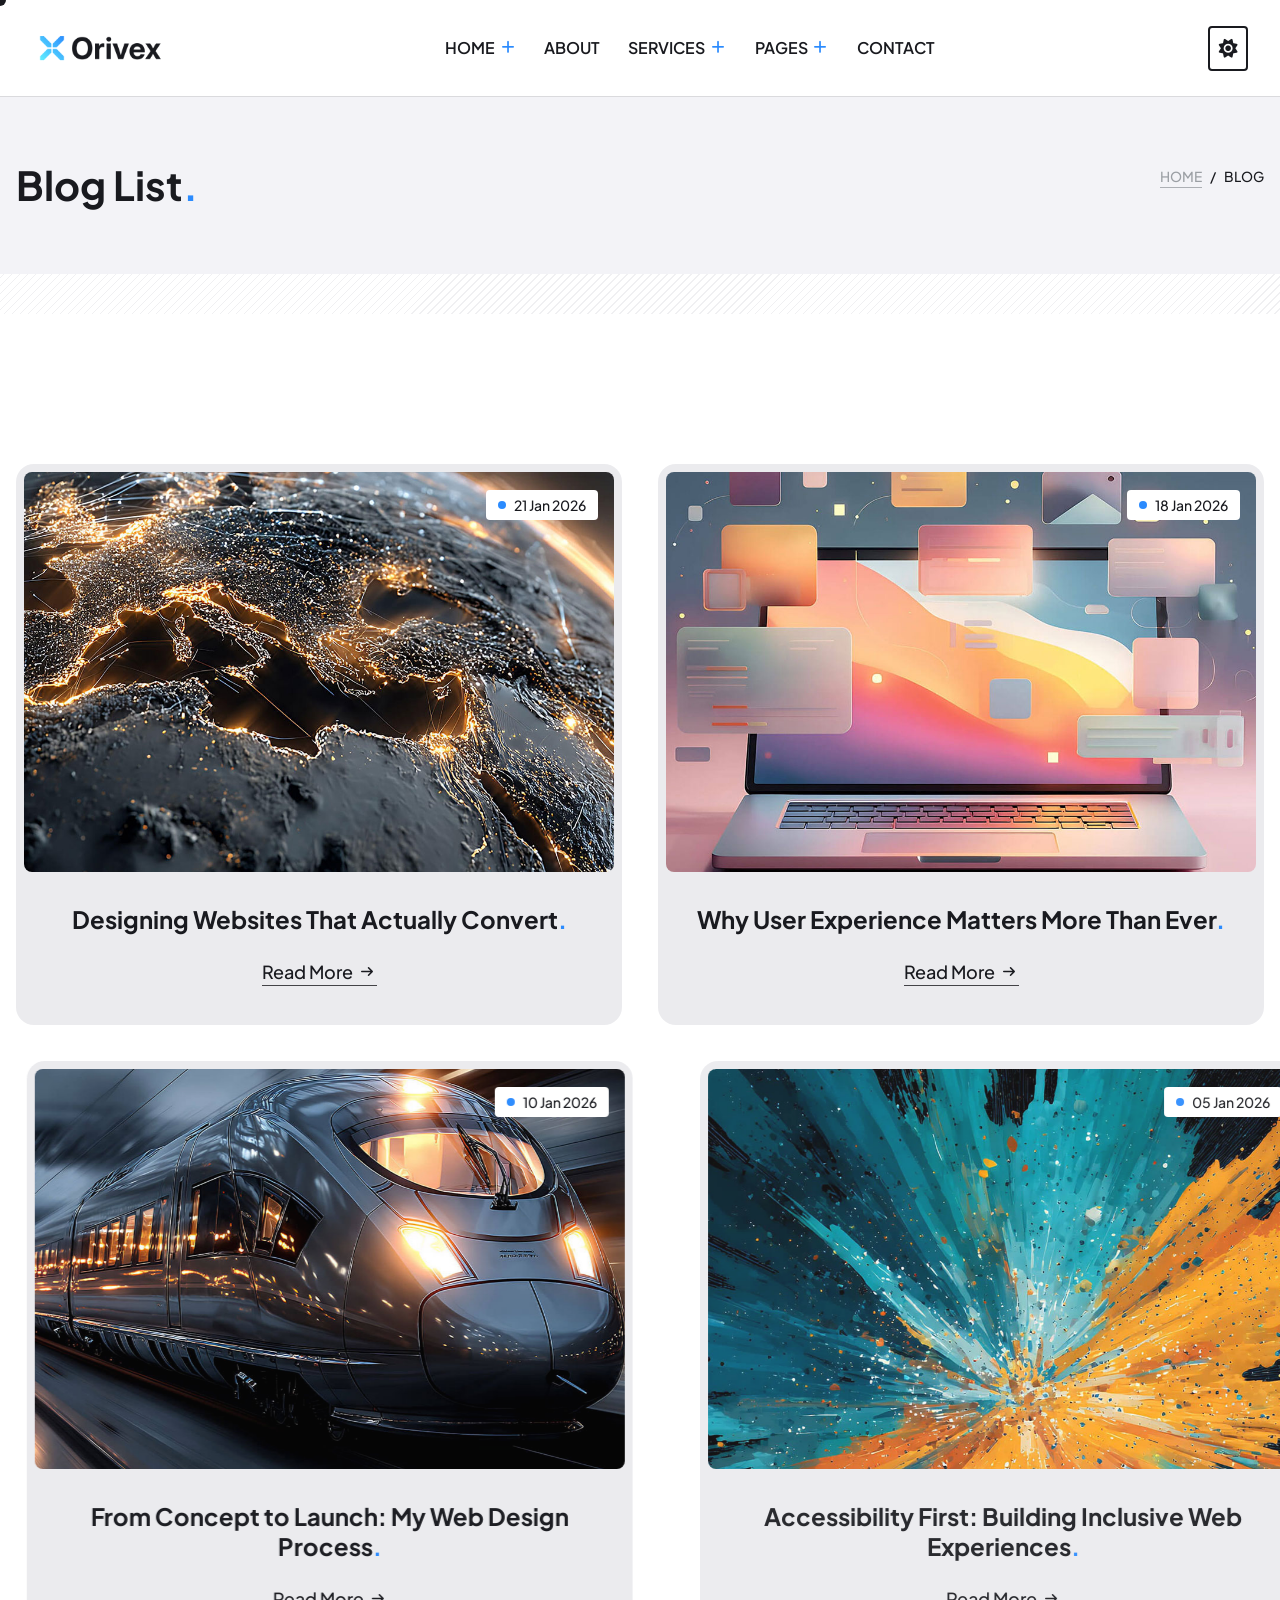
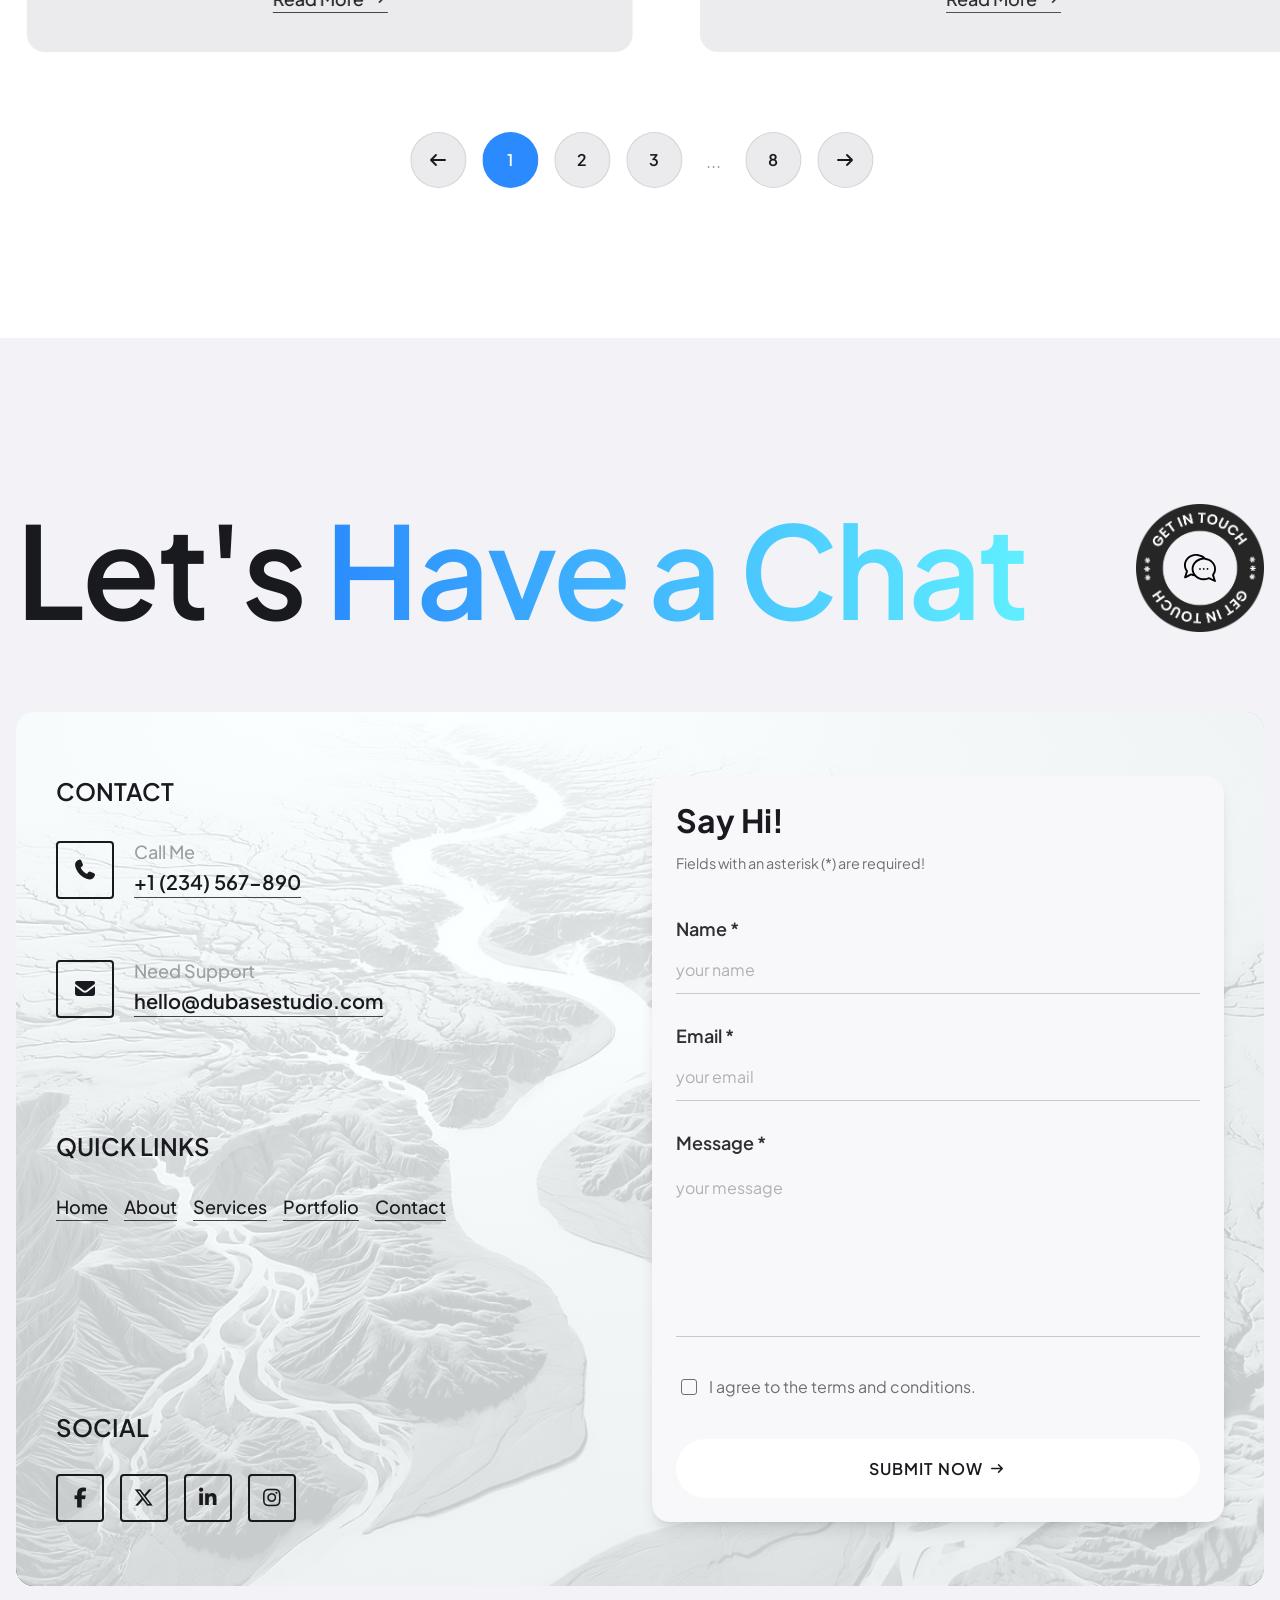
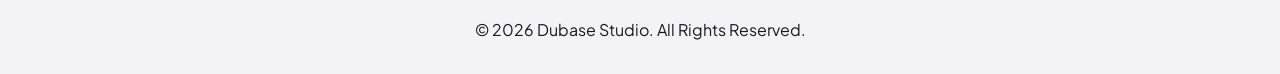
<file: blog-list.html>
﻿<!doctype html>
<html lang="en">
<head>
    <meta charset="UTF-8" />

    <!-- Meta Viewport -->
    <meta name="viewport" content="width=device-width, initial-scale=1" />

    <!-- Page Title -->
    <title>Blog List | Dubase Studio - Personal Portfolio HTML Template</title>

    <!-- Meta Tags -->
    <meta
      name="description"
      content="Personal portfolio showcasing my work, services, and projects. Creative professional with expertise in design and development. View my experience, skills, and get in touch."
    />
    <meta
      name="keywords"
      content="personal portfolio, creative portfolio, web design, graphic design, freelancer, projects, services, about me, contact"
    />
    <meta name="author" content="Dubase Studio" />

    <!-- Browser Color -->
    <meta
      name="theme-color"
      content="#f3f3f7"
      media="(prefers-color-scheme: light)"
    />
    <meta
      name="theme-color"
      content="#0d0d0f"
      media="(prefers-color-scheme: dark)"
    />

    <!-- Favicon -->
    <link
      rel="icon"
      type="image/png"
      href="images/branding/favicon/favicon-96x96.png"
      sizes="96x96"
    />
    <link
      rel="icon"
      type="image/svg+xml"
      href="images/branding/favicon/favicon.svg"
    />
    <link rel="shortcut icon" href="images/branding/favicon/favicon.ico" />
    <link
      rel="apple-touch-icon"
      sizes="180x180"
      href="images/branding/favicon/apple-touch-icon.png"
    />
    <link rel="manifest" href="images/branding/favicon/site.webmanifest" />

    <!-- Google Fonts Css-->
    <link rel="preconnect" href="https://fonts.googleapis.com/" />
    <link rel="preconnect" href="https://fonts.gstatic.com/" crossorigin />
    <link
      href="https://fonts.googleapis.com/css2?family=Plus+Jakarta+Sans:ital,wght@0,200..800;1,200..800&amp;display=swap"
      rel="stylesheet"
    />

    <!-- Bootstrap CSS -->
    <link href="css/bootstrap.min.css" rel="stylesheet" media="screen" />
    <!-- Font Awesome Css-->
    <link href="css/all.min.css" rel="stylesheet" media="screen" />
    <!-- Swiper Css-->
    <link href="css/swiper-bundle.css" rel="stylesheet" media="screen" />
    <!-- Magnific Popup Css-->
    <link rel="stylesheet" href="css/magnific-popup.css" />

    <!-- Custom Style -->
    <link rel="stylesheet" href="css/style.css" />
    <link rel="stylesheet" href="css/theme-switcher.css" />
  </head>

  <body>
    <!--
      ==========================================================================
      Blog List Page Structure
      1) Accessibility Helpers
      2) Global Header / Navigation
      3) Main Content:
         - Page Header
         - Blog Cards Grid
         - Pagination
      4) Global Footer
      5) Vendor & Custom Scripts
      ==========================================================================
    -->

    <!-- Preloader Start -->
    <div
      id="preloader"
      class="preloader"
      role="status"
      aria-live="polite"
      aria-busy="true"
    >
      <span class="visually-hidden">Loading, please wait</span>

      <div class="preloader__spinner" aria-hidden="true">
        <span class="preloader__dot"></span>
        <span class="preloader__dot"></span>
        <span class="preloader__dot"></span>
      </div>
    </div>
    <!-- Preloader End -->

    <!-- Skip content -->
    <a href="#main-content" class="visually-hidden">Skip to main content</a>

    <!-- Dot follower -->
    <div class="follow-dot" aria-hidden="true"></div>

    <!-- ===================================================== -->
    <!-- Header Section -->
    <!-- Description: Main navigation header with logo, menu, theme switcher, and CTA -->
    <!-- Features: Responsive navbar, dropdown menus, mobile menu system, theme toggle -->
    <!-- Includes: Accessibility support (ARIA), mobile overlay system, submenu controls -->
    <!-- ===================================================== -->

    <!-- Header Start -->
    <header class="header-container">
      <!-- ===================================================== -->
      <!-- Navigation Wrapper -->
      <!-- ===================================================== -->
      <nav class="header-nav" aria-label="Main navigation">
        <!-- ===================================================== -->
        <!-- Logo Start -->
        <!-- ===================================================== -->
        <a href="index.html" aria-label="Dubase Studio Homepage">
          <img
            src="images/branding/logo/logo-main.png"
            data-light-src="images/branding/logo/logo-main.png"
            data-dark-src="images/branding/logo/logo-light.png"
            alt="Dubase Studio Logo"
            class="header-nav__logo"
          />
        </a>
        <!-- Logo End -->

        <!-- ===================================================== -->
        <!-- Navigation Menu Container (Desktop + Mobile) -->
        <!-- ===================================================== -->
        <div
          id="menu-container"
          class="header-nav__menu-wrapper"
          role="navigation"
          data-lenis-prevent="true"
          tabindex="-1"
          aria-label="Mobile navigation"
          inert
        >
          <!-- ===================================================== -->
          <!-- Mobile Header (Logo + Close Button) -->
          <!-- ===================================================== -->
          <div class="header-nav__mobile-header">
            <img
              src="images/branding/logo/logo-main.png"
              data-light-src="images/branding/logo/logo-main.png"
              data-dark-src="images/branding/logo/logo-light.png"
              alt="Dubase Studio Logo"
              class="header-nav__logo--mobile"
            />

            <!-- Close Mobile Menu -->
            <button
              id="close-menu-button"
              class="btn btn--outline navbar__menu-button"
              type="button"
              aria-label="Close menu"
              aria-controls="menu-container"
            >
              <i class="fa-solid fa-xmark" aria-hidden="true"></i>
            </button>
          </div>
          <!-- Mobile Header End -->

          <!-- ===================================================== -->
          <!-- Primary Navigation Menu -->
          <!-- ===================================================== -->
          <ul class="header-nav__menu">
            <!-- ========================= -->
            <!-- Home Dropdown -->
            <!-- ========================= -->
            <li class="navbar__menu-item">
              <button
                type="button"
                aria-expanded="false"
                aria-controls="submenu-home"
                data-submenu-toggle
              >
                Home
                <i
                  class="fa-solid fa-plus header-nav__menu-icon"
                  aria-hidden="true"
                ></i>
              </button>

              <ul
                id="submenu-home"
                class="header-nav__submenu"
                aria-label="Home submenu"
              >
                <li><a href="index.html">Web Designer</a></li>
                <li>
                  <a href="index-creative-developer.html">Creative Developer</a>
                </li>
                <li>
                  <a href="index-personal-portfolio.html">Personal Portfolio</a>
                </li>
              </ul>
            </li>

            <!-- About Link -->
            <li class="navbar__menu-item">
              <a href="about.html">About</a>
            </li>

            <!-- ========================= -->
            <!-- Services Dropdown -->
            <!-- ========================= -->
            <li class="navbar__menu-item">
              <button
                type="button"
                aria-expanded="false"
                aria-controls="submenu-services"
                data-submenu-toggle
              >
                Services
                <i
                  class="fa-solid fa-plus header-nav__menu-icon"
                  aria-hidden="true"
                ></i>
              </button>

              <ul
                id="submenu-services"
                class="header-nav__submenu"
                aria-label="Services submenu"
              >
                <li><a href="services-list.html">Services List</a></li>
                <li><a href="service-details.html">Service Details</a></li>
              </ul>
            </li>

            <!-- ========================= -->
            <!-- Pages Dropdown -->
            <!-- ========================= -->
            <li class="navbar__menu-item">
              <button
                type="button"
                aria-expanded="false"
                aria-controls="submenu-pages"
                data-submenu-toggle
              >
                Pages
                <i
                  class="fa-solid fa-plus header-nav__menu-icon"
                  aria-hidden="true"
                ></i>
              </button>

              <ul
                id="submenu-pages"
                class="header-nav__submenu"
                aria-label="Pages submenu"
              >
                <li><a href="testimonials.html">Testimonials</a></li>
                <li><a href="projects.html">Projects</a></li>
                <li><a href="project-details.html">Project Details</a></li>
                <li><a href="blog-list.html">Blog List</a></li>
                <li><a href="blog-details.html">Blog Details</a></li>
                <li><a href="pricing.html">Pricing</a></li>
                <li><a href="faq.html">FAQ</a></li>
                <li><a href="404.html">404</a></li>
              </ul>
            </li>

            <!-- Contact Link -->
            <li class="navbar__menu-item">
              <a href="contact.html">Contact</a>
            </li>
          </ul>

          <!-- ===================================================== -->
          <!-- Mobile Extra Info Section -->
          <!-- ===================================================== -->
          <div class="header-nav__social-wrapper--mobile">
            <!-- Contact Info -->
            <div class="navbar__mobile-contact">
              <p class="navbar__section-label">Get in Touch</p>

              <div class="navbar__address">
                <p>USA, California - 90210 Str. Sunset Boulevard 45</p>
              </div>

              <div class="navbar__phone">
                <a class="link" href="tel:+1234567890">+1 234 567 890</a>
              </div>

              <div class="navbar__email">
                <a class="link" href="mailto:hello@dubasestudio.com"
                  >hello@dubasestudio.com</a
                >
              </div>
            </div>

            <!-- Social Links -->
            <p class="navbar__section-label">Let's Connect</p>

            <div class="navbar__mobile-social-container">
              <a
                href="#"
                class="btn btn--social"
                aria-label="Visit our Facebook page"
              >
                <i class="fab fa-facebook-f" aria-hidden="true"></i>
              </a>

              <a
                href="#"
                class="btn btn--social"
                aria-label="Visit our Twitter Profile"
              >
                <i class="fab fa-x-twitter" aria-hidden="true"></i>
              </a>

              <a
                href="#"
                class="btn btn--social"
                aria-label="Visit our LinkedIn Profile"
              >
                <i class="fab fa-linkedin-in" aria-hidden="true"></i>
              </a>

              <a
                href="#"
                class="btn btn--social"
                aria-label="Visit our Instagram Profile"
              >
                <i class="fab fa-instagram" aria-hidden="true"></i>
              </a>
            </div>
          </div>
        </div>

        <!-- ===================================================== -->
        <!-- CTA Section -->
        <!-- ===================================================== -->
        <div class="header-nav__cta">
          <!-- Theme Switcher Button -->
          <button
            id="theme-switcher-btn"
            class="theme-switcher"
            type="button"
            aria-label="Toggle dark/light theme"
            aria-pressed="false"
          >
            <span class="theme-switcher__icon theme-switcher__icon--light">
              <i class="fa-solid fa-sun"></i>
            </span>
            <span class="theme-switcher__icon theme-switcher__icon--dark">
              <i class="fa-solid fa-moon"></i>
            </span>
          </button>

          <!-- Theme State Inputs -->
          <input
            type="radio"
            id="theme-switcher-light"
            name="theme"
            value="light"
            hidden
          />
          <input
            type="radio"
            id="theme-switcher-dark"
            name="theme"
            value="dark"
            hidden
          />

          <!-- Open Menu Button -->
          <button
            id="open-menu-button"
            class="btn btn--outline navbar__menu-button"
            type="button"
            aria-label="Open menu"
            aria-expanded="false"
            aria-controls="menu-container"
          >
            <i class="fa-solid fa-bars-staggered" aria-hidden="true"></i>
          </button>
        </div>
        <!-- CTA End -->

        <!-- Overlay -->
        <div id="overlay" class="header-nav__overlay" role="presentation"></div>
      </nav>
    </header>
    <!-- Header End -->

    <!-- ===================================================== -->
    <!-- End Header Section -->
    <!-- ===================================================== -->

    <main id="main-content">
      <!-- ===================================================== -->
      <!-- Page Header Start -->
      <!-- Page intro section with title and breadcrumb navigation -->
      <!-- ===================================================== -->
      <div class="page-header">
        <!-- Container: Page Header Wrapper -->
        <div class="container">
          <div class="row">
            <div class="col-lg-12">
              <!-- Page Header Content -->
              <div class="page-header__content">
                <!-- Page Title -->
                <h1>Blog List<span class="cp-brand-color">.</span></h1>

                <!-- Breadcrumb Navigation -->
                <nav class="page-header__breadcrumb" aria-label="Breadcrumb">
                  <ol class="breadcrumb">
                    <!-- Home Link -->
                    <li>
                      <a href="index.html" class="link">Home</a>
                    </li>

                    <!-- Current Page -->
                    <li aria-current="page">Blog</li>
                  </ol>
                </nav>
                <!-- /Breadcrumb Navigation -->
              </div>
              <!-- /Page Header Content -->
            </div>
          </div>
        </div>
        <!-- /Container -->

        <!-- Decorative Separator -->
        <div class="page-header__separator"></div>
      </div>
      <!-- ===================================================== -->
      <!-- Page Header End -->
      <!-- ===================================================== -->

      <!-- =========================================================
          ONE PAGE BLOG SECTION
          - Blog listing grid layout
          - Includes: cards + pagination
      ========================================================= -->
      <section class="one-column-page">
        <div class="container">
          <div class="row">
            <div class="col-lg-12">
              <!-- ================= BLOG GRID WRAPPER ================= -->
              <div class="blog-page">
                <!-- ================= BLOG ITEM #1 ================= -->
                <article class="blog__item">
                  <!-- Blog Image / Cover -->
                  <figure class="blog__item-cover">
                    <img
                      src="images/sections/blog/blog-img-01.jpg"
                      alt="Designing Websites That Actually Convert cover image"
                      loading="lazy"
                      decoding="async"
                    />

                    <!-- Post Meta Date -->
                    <div class="meta-label-wrapper">
                      <div class="meta-label">
                        <span
                          class="meta-label__dot meta-label__dot--brand"
                        ></span>
                        <span class="meta-label__text">21 Jan 2026</span>
                      </div>
                    </div>
                  </figure>

                  <!-- Blog Title -->
                  <h3 class="blog__item-title">
                    Designing Websites That Actually Convert<span
                      class="cp-brand-color"
                      >.</span
                    >
                  </h3>

                  <!-- Read More Link -->
                  <div class="blog__link-wrapper">
                    <a
                      href="blog-details.html"
                      class="link"
                      aria-label="View Designing Websites That Actually Convert blog details"
                    >
                      Read More
                      <span class="link__icon-wrapper" aria-hidden="true">
                        <i class="fa-solid fa-arrow-right"></i>
                      </span>
                    </a>
                  </div>
                </article>

                <!-- ================= BLOG ITEM #2 ================= -->
                <article class="blog__item">
                  <figure class="blog__item-cover">
                    <img
                      src="images/sections/blog/blog-img-02.jpg"
                      alt="Why User Experience Matters More Than Ever cover image"
                      loading="lazy"
                      decoding="async"
                    />

                    <div class="meta-label-wrapper">
                      <div class="meta-label">
                        <span
                          class="meta-label__dot meta-label__dot--brand"
                        ></span>
                        <span class="meta-label__text">18 Jan 2026</span>
                      </div>
                    </div>
                  </figure>

                  <h3 class="blog__item-title">
                    Why User Experience Matters More Than Ever<span
                      class="cp-brand-color"
                      >.</span
                    >
                  </h3>

                  <div class="blog__link-wrapper">
                    <a
                      href="blog-details.html"
                      class="link"
                      aria-label="View blog details"
                    >
                      Read More
                      <span class="link__icon-wrapper" aria-hidden="true">
                        <i class="fa-solid fa-arrow-right"></i>
                      </span>
                    </a>
                  </div>
                </article>

                <!-- ================= BLOG ITEM #3 ================= -->
                <article class="blog__item">
                  <figure class="blog__item-cover">
                    <img
                      src="images/sections/blog/blog-img-03.jpg"
                      alt="From Concept to Launch: My Web Design Process cover image"
                      loading="lazy"
                      decoding="async"
                    />

                    <div class="meta-label-wrapper">
                      <div class="meta-label">
                        <span
                          class="meta-label__dot meta-label__dot--brand"
                        ></span>
                        <span class="meta-label__text">10 Jan 2026</span>
                      </div>
                    </div>
                  </figure>

                  <h3 class="blog__item-title">
                    From Concept to Launch: My Web Design Process<span
                      class="cp-brand-color"
                      >.</span
                    >
                  </h3>

                  <div class="blog__link-wrapper">
                    <a
                      href="blog-details.html"
                      class="link"
                      aria-label="View blog details"
                    >
                      Read More
                      <span class="link__icon-wrapper" aria-hidden="true">
                        <i class="fa-solid fa-arrow-right"></i>
                      </span>
                    </a>
                  </div>
                </article>

                <!-- ================= BLOG ITEM #4 ================= -->
                <article class="blog__item">
                  <figure class="blog__item-cover">
                    <img
                      src="images/sections/blog/blog-img-04.jpg"
                      alt="Accessibility First: Building Inclusive Web Experiences cover image"
                      loading="lazy"
                      decoding="async"
                    />

                    <div class="meta-label-wrapper">
                      <div class="meta-label">
                        <span
                          class="meta-label__dot meta-label__dot--brand"
                        ></span>
                        <span class="meta-label__text">05 Jan 2026</span>
                      </div>
                    </div>
                  </figure>

                  <h3 class="blog__item-title">
                    Accessibility First: Building Inclusive Web Experiences<span
                      class="cp-brand-color"
                      >.</span
                    >
                  </h3>

                  <div class="blog__link-wrapper">
                    <a
                      href="blog-details.html"
                      class="link"
                      aria-label="View blog details"
                    >
                      Read More
                      <span class="link__icon-wrapper" aria-hidden="true">
                        <i class="fa-solid fa-arrow-right"></i>
                      </span>
                    </a>
                  </div>
                </article>
              </div>
              <!-- ================= END BLOG GRID WRAPPER ================= -->

              <!-- ================= PAGINATION ================= -->
              <nav class="blog-pagination" aria-label="Blog pagination">
                <!-- Previous -->
                <a
                  class="btn btn--circle btn--circle-small blog-pagination__link is-prev"
                  href="#"
                >
                  <i class="fa-solid fa-arrow-left" aria-hidden="true"></i>
                  <span class="visually-hidden">Previous</span>
                </a>

                <!-- Pages -->
                <a
                  class="btn btn--circle btn--circle-small blog-pagination__link is-active"
                  href="#"
                  >1</a
                >
                <a
                  class="btn btn--circle btn--circle-small blog-pagination__link"
                  href="#"
                  >2</a
                >
                <a
                  class="btn btn--circle btn--circle-small blog-pagination__link"
                  href="#"
                  >3</a
                >

                <span class="blog-pagination__dots">...</span>

                <a
                  class="btn btn--circle btn--circle-small blog-pagination__link"
                  href="#"
                  >8</a
                >

                <!-- Next -->
                <a
                  class="btn btn--circle btn--circle-small blog-pagination__link is-next"
                  href="#"
                >
                  <span class="visually-hidden">Next</span>
                  <i class="fa-solid fa-arrow-right" aria-hidden="true"></i>
                </a>
              </nav>
              <!-- ================= END PAGINATION ================= -->
            </div>
          </div>
        </div>
      </section>
      <!-- =========================================================
        END ONE PAGE BLOG SECTION
      ========================================================= -->
    </main>

    <!-- ===================================================== -->
    <!-- Footer Section -->
    <!-- Description: Main website footer with contact info, links, social icons, and contact form -->
    <!-- Features: Responsive layout, contact form, social links, newsletter-style interaction -->
    <!-- Backend: Form submits to /api/contact -->
    <!-- Customize: Emails, phone, links, social URLs, branding -->
    <!-- ===================================================== -->

    <footer class="footer">
      <!-- ===================================== -->
      <!-- Container Start -->
      <!-- ===================================== -->
      <div class="container container-footer">
        <div class="row">
          <div class="col-lg-12">
            <!-- ===================================== -->
            <!-- Footer Title Section -->
            <!-- ===================================== -->
            <div class="footer__title-wrapper">
              <!-- Main Heading -->
              <h2>Let's <span class="brand-gradient">Have a Chat</span></h2>

              <!-- Badge / Decorative Elements -->
              <!-- Replace assets in: /images/sections/footer/ -->
              <div class="footer__badge">
                <img
                  class="footer__badge-icon"
                  src="images/sections/footer/footer-chat-dark.svg"
                  data-light-src="images/sections/footer/footer-chat-dark.svg"
                  data-dark-src="images/sections/footer/footer-chat-light.svg"
                  alt="Chat icon"
                />

                <img
                  class="footer__badge-img"
                  src="images/sections/footer/footer-badge-dark.png"
                  data-light-src="images/sections/footer/footer-badge-dark.png"
                  data-dark-src="images/sections/footer/footer-badge-light.png"
                  alt="Quality badge"
                />
              </div>
            </div>

            <!-- ===================================== -->
            <!-- Footer Content Wrapper -->
            <!-- ===================================== -->
            <div class="footer__contact-wrapper">
              <div class="row">
                <!-- ===================================== -->
                <!-- LEFT COLUMN: Contact / Links / Social -->
                <!-- ===================================== -->
                <div class="col-lg-6 col-md-12">
                  <div class="footer__items-wrapper">
                    <div class="footer__items-group">
                      <!-- ========================= -->
                      <!-- Contact Section -->
                      <!-- ========================= -->
                      <div class="footer__contact-item">
                        <h3>Contact</h3>

                        <div class="footer__contact-infos">
                          <!-- Phone -->
                          <div class="footer__contact-content">
                            <i class="fas fa-phone" aria-hidden="true"></i>
                            <div class="footer__contact-info-wrapper">
                              <p>Call Me</p>
                              <a class="link" href="tel:+1234567890"
                                >+1 (234) 567-890</a
                              >
                            </div>
                          </div>

                          <!-- Email -->
                          <div class="footer__contact-content">
                            <i class="fas fa-envelope" aria-hidden="true"></i>
                            <div class="footer__contact-info-wrapper">
                              <p>Need Support</p>
                              <a class="link" href="mailto:hello@dubasestudio.com"
                                >hello@dubasestudio.com</a
                              >
                            </div>
                          </div>
                        </div>
                      </div>

                      <!-- ========================= -->
                      <!-- Quick Links Section -->
                      <!-- ========================= -->
                      <div class="footer__contact-item">
                        <h3>Quick Links</h3>

                        <ul aria-label="Quick links">
                          <li><a class="link" href="index.html">Home</a></li>
                          <li><a class="link" href="about.html">About</a></li>
                          <li>
                            <a class="link" href="services-list.html"
                              >Services</a
                            >
                          </li>
                          <li>
                            <a class="link" href="projects.html">Portfolio</a>
                          </li>
                          <li>
                            <a class="link" href="contact.html">Contact</a>
                          </li>
                        </ul>
                      </div>
                    </div>

                    <!-- ========================= -->
                    <!-- Social Links Section -->
                    <!-- ========================= -->
                    <div class="footer__social-wrapper">
                      <div class="footer__contact-item">
                        <div class="footer__social-container">
                          <h3>Social</h3>

                          <div class="footer__social-items">
                            <a
                              href="#"
                              class="btn btn--social btn--social-lg"
                              aria-label="Visit our Facebook page"
                            >
                              <i
                                class="fab fa-facebook-f"
                                aria-hidden="true"
                              ></i>
                            </a>

                            <a
                              href="#"
                              class="btn btn--social btn--social-lg"
                              aria-label="Visit our Twitter Profile"
                            >
                              <i
                                class="fab fa-x-twitter"
                                aria-hidden="true"
                              ></i>
                            </a>

                            <a
                              href="#"
                              class="btn btn--social btn--social-lg"
                              aria-label="Visit our LinkedIn Profile"
                            >
                              <i
                                class="fab fa-linkedin-in"
                                aria-hidden="true"
                              ></i>
                            </a>

                            <a
                              href="#"
                              class="btn btn--social btn--social-lg"
                              aria-label="Visit our Instagram Profile"
                            >
                              <i
                                class="fab fa-instagram"
                                aria-hidden="true"
                              ></i>
                            </a>
                          </div>
                        </div>
                      </div>
                    </div>
                  </div>
                </div>

                <!-- ===================================== -->
                <!-- RIGHT COLUMN: Contact Form -->
                <!-- ===================================== -->
                <div class="col-lg-6 col-md-12">
                  <div class="footer__form-wrapper">
                    <!-- Contact Form -->
                    <!-- Backend: mail.php -->
                    <form
                      action="mail.php"
                      method="POST"
                      class="cp-form"
                      accept-charset="UTF-8"
                    >
                      <h4 class="cp-form__title">Say Hi!</h4>

                      <small class="cp-form__note">
                        Fields with an asterisk (*) are required!
                      </small>

                      <!-- Honeypot -->
                      <div class="cp-form-honeypot" aria-hidden="true">
                        <label for="cp-company-name"
                          >Leave this field empty</label
                        >
                        <input
                          class="cp-form-control"
                          id="cp-company-name"
                          name="company_name"
                          type="text"
                          tabindex="-1"
                          autocomplete="off"
                        />
                      </div>

                      <!-- Name -->
                      <div class="cp-form-group">
                        <label for="cp-name">
                          Name <span aria-hidden="true">*</span>
                        </label>
                        <input
                          class="cp-form-control"
                          id="cp-name"
                          name="user_name"
                          type="text"
                          placeholder="your name"
                          required
                        />
                      </div>

                      <!-- Email -->
                      <div class="cp-form-group">
                        <label for="cp-email">
                          Email <span aria-hidden="true">*</span>
                        </label>
                        <input
                          class="cp-form-control"
                          id="cp-email"
                          name="user_email"
                          type="email"
                          placeholder="your email"
                          required
                        />
                      </div>

                      <!-- Message -->
                      <div class="cp-form-group">
                        <label for="cp-message">
                          Message <span aria-hidden="true">*</span>
                        </label>
                        <textarea
                          class="cp-form-control"
                          id="cp-message"
                          name="user_message"
                          rows="6"
                          placeholder="your message"
                          required
                        ></textarea>
                      </div>

                      <!-- Terms Checkbox -->
                      <div class="cp-form-check">
                        <input
                          type="checkbox"
                          id="checkBox"
                          name="checkBox"
                          required
                          aria-describedby="terms-description"
                        />

                        <small id="terms-description" class="visually-hidden">
                          You must accept the terms and conditions before
                          submitting.
                        </small>

                        <label for="checkBox">
                          I agree to the terms and conditions.
                        </label>
                      </div>

                      <div class="cp-form-feedback" aria-live="polite"></div>

                      <!-- Submit Button -->
                      <button type="submit" class="btn-default btn--w-100">
                        <span class="btn-default-inner">
                          <span data-hover="Submit Now">Submit Now</span>
                        </span>

                        <span class="btn-icon">
                          <i
                            class="fa-solid fa-arrow-right"
                            aria-hidden="true"
                          ></i>
                        </span>
                      </button>
                    </form>
                  </div>
                </div>
              </div>
            </div>

            <!-- ===================================== -->
            <!-- Footer Copyright -->
            <!-- ===================================== -->
            <div class="footer__copyright">
              <p>&copy; 2026 Dubase Studio. All Rights Reserved.</p>
            </div>
          </div>
        </div>
      </div>
    </footer>

    <!-- ===================================================== -->
    <!-- End Footer Section -->
    <!-- ===================================================== -->

    <!-- To Top Button Start -->
    <a href="#" id="to-top" class="btn-to-top" aria-label="Back to top">
      <i class="fa-solid fa-angle-up" aria-hidden="true"></i>
    </a>
    <!-- To Top Button End -->

    <!-- Scripts -->
    <!-- Jquery Library File -->
    <script src="js/jquery-3.7.1.min.js" defer></script>
    <!-- Bootstrap JS -->
    <script src="js/bootstrap.bundle.min.js" defer></script>
    <!-- GSAP JS -->
    <script src="js/gsap.min.js" defer></script>
    <!-- Lenis JS -->
    <script src="js/lenis.min.js" defer></script>
    <!-- SplitText JS -->
    <script src="js/SplitText.min.js" defer></script>
    <!-- ScrollTrigger JS -->
    <script src="js/ScrollTrigger.min.js" defer></script>
    <!-- CustomEase JS -->
    <script src="js/CustomEase.min.js" defer></script>
    <!-- Magic Cursor JS -->
    <script src="js/magic-cursor.js" defer></script>
    <!-- Nice Select JS -->
    <script src="js/nice-select.js" defer></script>
    <!-- Parallaxie JS -->
    <script src="js/parallaxie.js" defer></script>
    <!-- Swiper JS -->
    <script src="js/swiper-bundle.js" defer></script>
    <!-- Ukiyo JS -->
    <script src="js/ukiyo.min.js" defer></script>
    <!-- Magnific JS -->
    <script src="js/jquery.magnific-popup.min.js" defer></script>

    <script src="js/script.js" defer></script>
  </body>

</html>
</file>
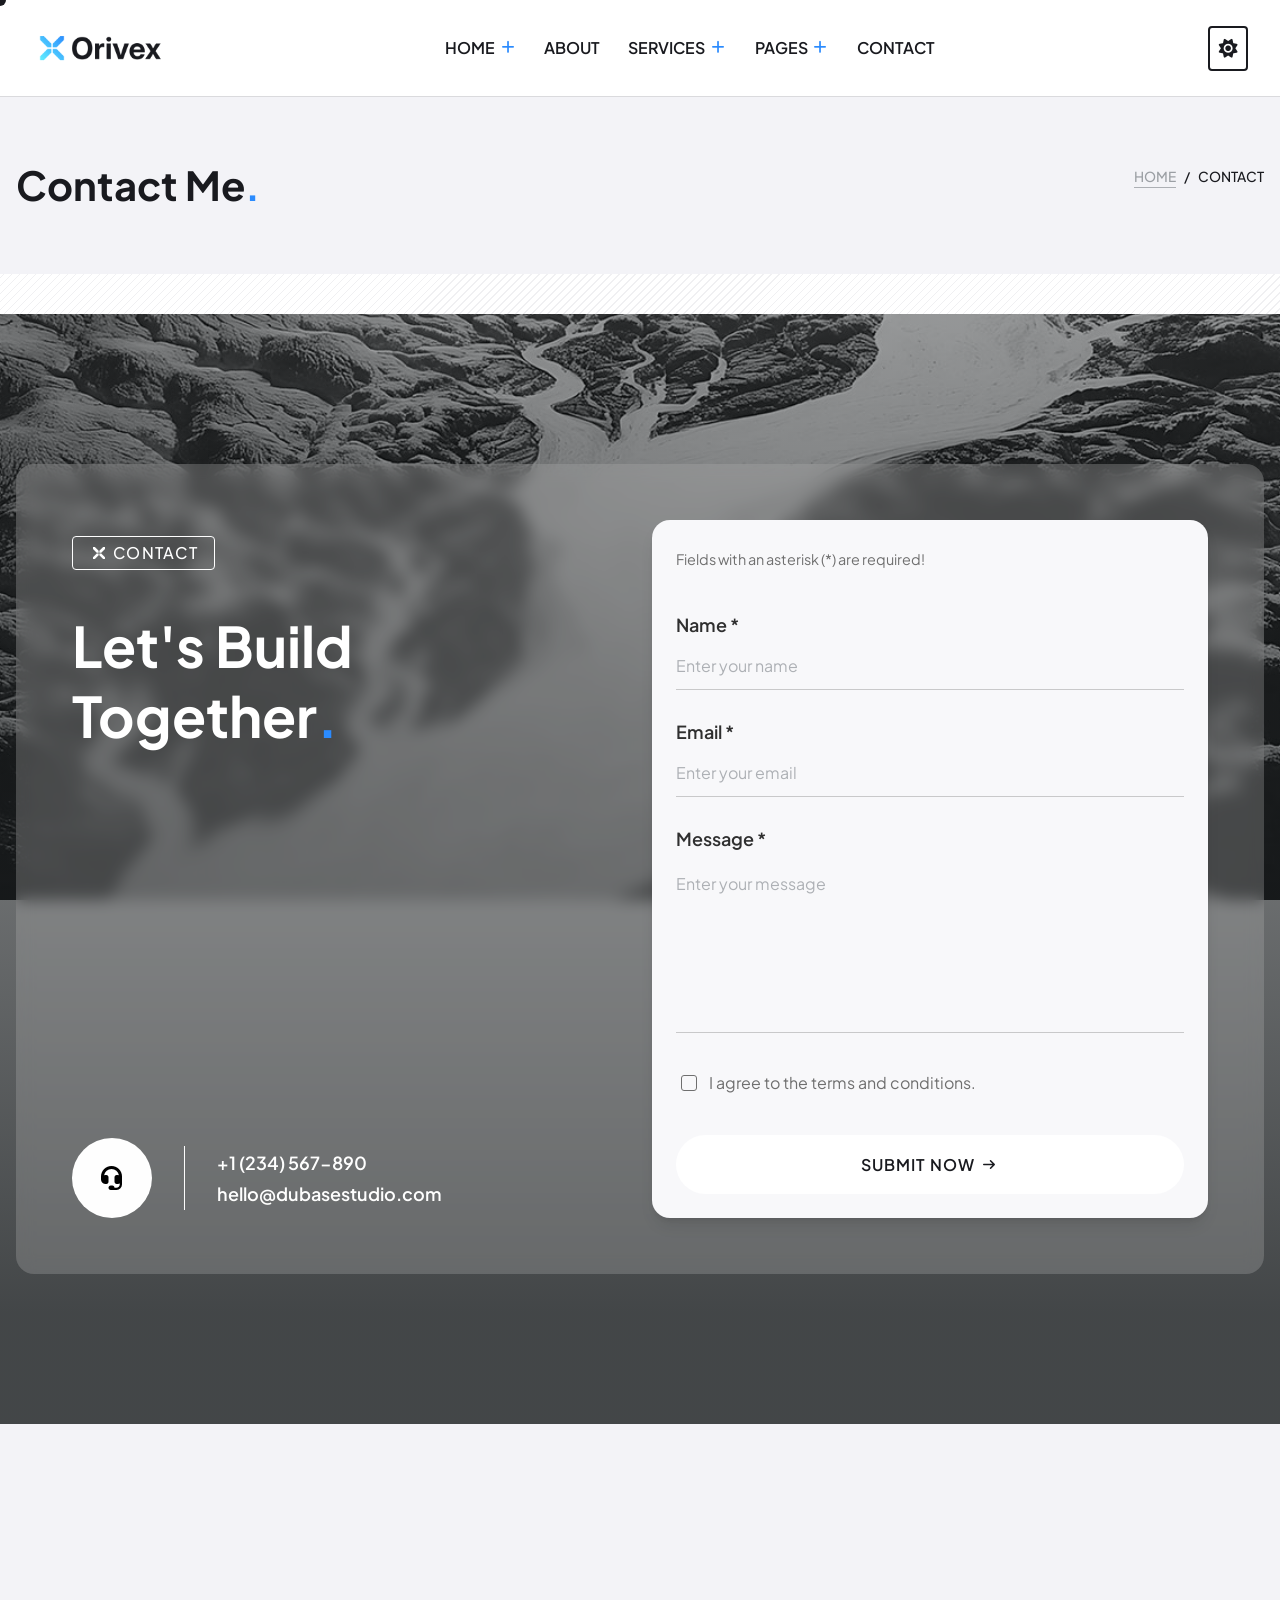
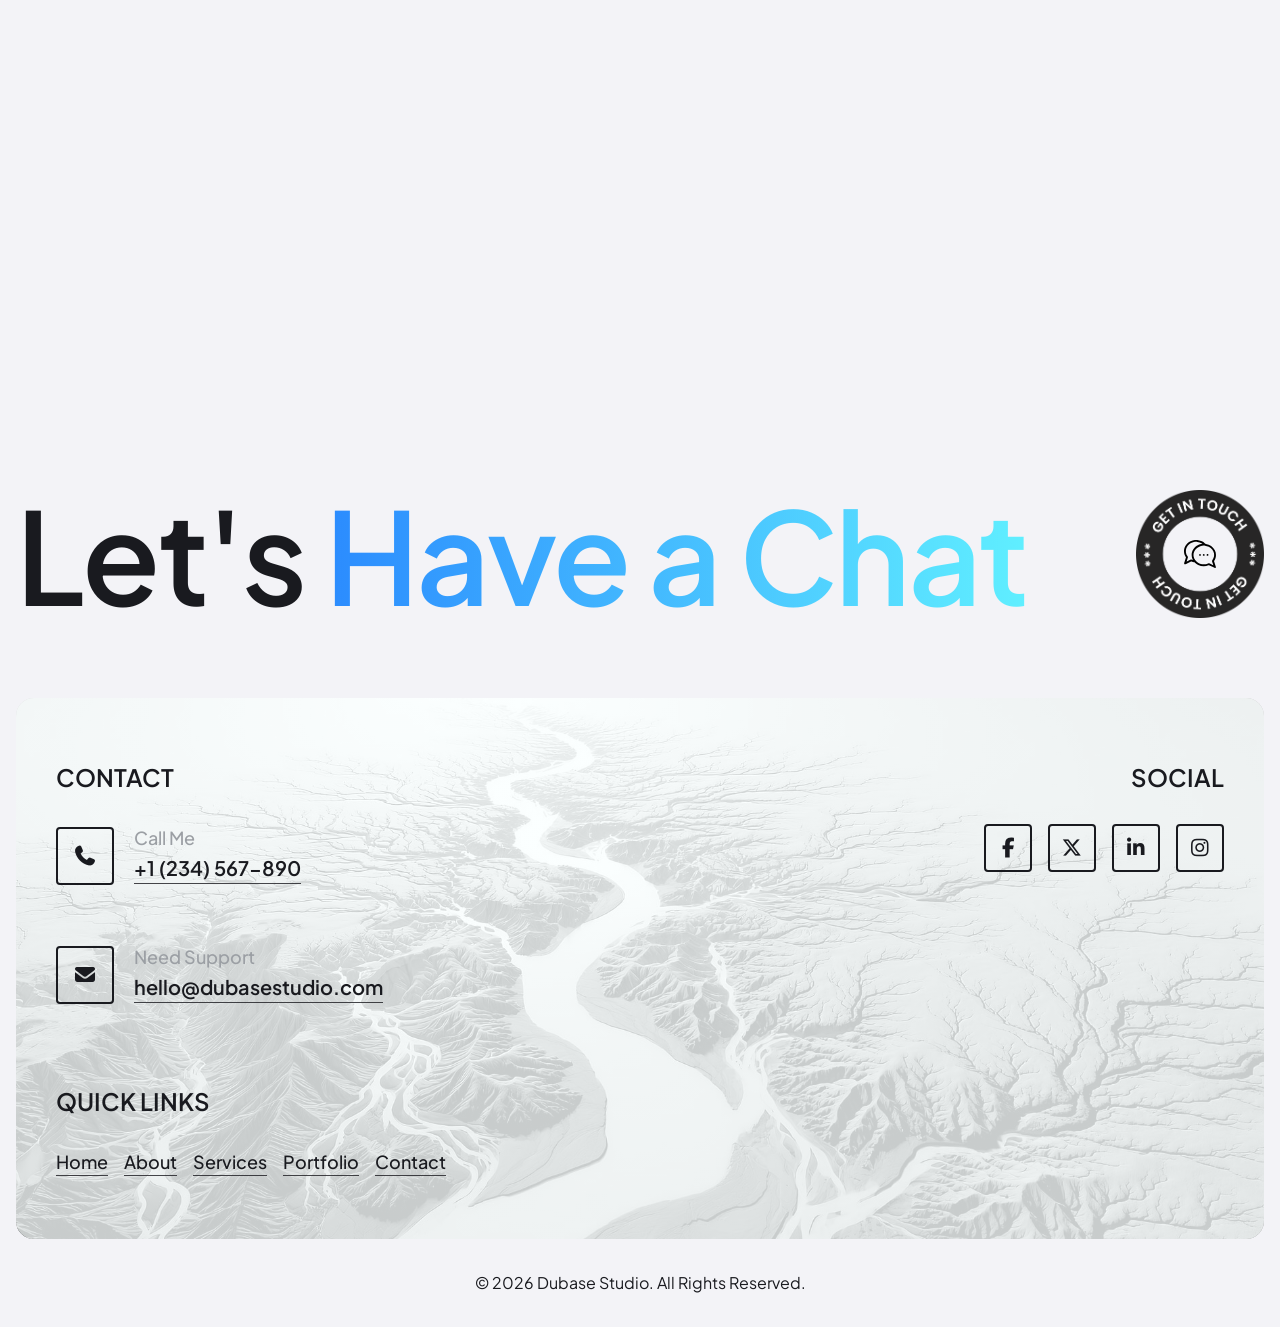
<file: contact.html>
﻿<!doctype html>
<html lang="en">
<head>
    <meta charset="UTF-8" />

    <!-- Meta Viewport -->
    <meta name="viewport" content="width=device-width, initial-scale=1" />

    <!-- Page Title -->
    <title>Contact | Dubase Studio - Personal Portfolio HTML Template</title>

    <!-- Meta Tags -->
    <meta
      name="description"
      content="Personal portfolio showcasing my work, services, and projects. Creative professional with expertise in design and development. View my experience, skills, and get in touch."
    />
    <meta
      name="keywords"
      content="personal portfolio, creative portfolio, web design, graphic design, freelancer, projects, services, about me, contact"
    />
    <meta name="author" content="Dubase Studio" />

    <!-- Browser Color -->
    <meta
      name="theme-color"
      content="#f3f3f7"
      media="(prefers-color-scheme: light)"
    />
    <meta
      name="theme-color"
      content="#0d0d0f"
      media="(prefers-color-scheme: dark)"
    />

    <!-- Favicon -->
    <link
      rel="icon"
      type="image/png"
      href="images/branding/favicon/favicon-96x96.png"
      sizes="96x96"
    />
    <link
      rel="icon"
      type="image/svg+xml"
      href="images/branding/favicon/favicon.svg"
    />
    <link rel="shortcut icon" href="images/branding/favicon/favicon.ico" />
    <link
      rel="apple-touch-icon"
      sizes="180x180"
      href="images/branding/favicon/apple-touch-icon.png"
    />
    <link rel="manifest" href="images/branding/favicon/site.webmanifest" />

    <!-- Google Fonts Css-->
    <link rel="preconnect" href="https://fonts.googleapis.com/" />
    <link rel="preconnect" href="https://fonts.gstatic.com/" crossorigin />
    <link
      href="https://fonts.googleapis.com/css2?family=Plus+Jakarta+Sans:ital,wght@0,200..800;1,200..800&amp;display=swap"
      rel="stylesheet"
    />

    <!-- Bootstrap CSS -->
    <link href="css/bootstrap.min.css" rel="stylesheet" media="screen" />
    <!-- Font Awesome Css-->
    <link href="css/all.min.css" rel="stylesheet" media="screen" />
    <!-- Swiper Css-->
    <link href="css/swiper-bundle.css" rel="stylesheet" media="screen" />
    <!-- Magnific Popup Css-->
    <link rel="stylesheet" href="css/magnific-popup.css" />

    <!-- Custom Style -->
    <link rel="stylesheet" href="css/style.css" />
    <link rel="stylesheet" href="css/theme-switcher.css" />
  </head>

  <body>
    <!--
      ==========================================================================
      Contact Page Structure
      1) Accessibility Helpers
      2) Global Header / Navigation
      3) Main Content:
         - Page Header
         - Contact Hero + Form
         - Embedded Map
      4) Global Footer
      5) Utilities (Back to Top)
      6) Vendor & Custom Scripts
      ==========================================================================
    -->

    <!-- Preloader Start -->
    <div
      id="preloader"
      class="preloader"
      role="status"
      aria-live="polite"
      aria-busy="true"
    >
      <span class="visually-hidden">Loading, please waitâ€¦</span>

      <div class="preloader__spinner" aria-hidden="true">
        <span class="preloader__dot"></span>
        <span class="preloader__dot"></span>
        <span class="preloader__dot"></span>
      </div>
    </div>
    <!-- Preloader End -->

    <!-- Skip content -->
    <a href="#main-content" class="visually-hidden">Skip to main content</a>

    <!-- Dot follower -->
    <div class="follow-dot" aria-hidden="true"></div>

    <!-- ===================================================== -->
    <!-- Header Section -->
    <!-- Description: Main navigation header with logo, menu, theme switcher, and CTA -->
    <!-- Features: Responsive navbar, dropdown menus, mobile menu system, theme toggle -->
    <!-- Includes: Accessibility support (ARIA), mobile overlay system, submenu controls -->
    <!-- ===================================================== -->

    <!-- Header Start -->
    <header class="header-container">
      <!-- ===================================================== -->
      <!-- Navigation Wrapper -->
      <!-- ===================================================== -->
      <nav class="header-nav" aria-label="Main navigation">
        <!-- ===================================================== -->
        <!-- Logo Start -->
        <!-- ===================================================== -->
        <a href="index.html" aria-label="Dubase Studio Homepage">
          <img
            src="images/branding/logo/logo-main.png"
            data-light-src="images/branding/logo/logo-main.png"
            data-dark-src="images/branding/logo/logo-light.png"
            alt="Dubase Studio Logo"
            class="header-nav__logo"
          />
        </a>
        <!-- Logo End -->

        <!-- ===================================================== -->
        <!-- Navigation Menu Container (Desktop + Mobile) -->
        <!-- ===================================================== -->
        <div
          id="menu-container"
          class="header-nav__menu-wrapper"
          role="navigation"
          data-lenis-prevent="true"
          tabindex="-1"
          aria-label="Mobile navigation"
          inert
        >
          <!-- ===================================================== -->
          <!-- Mobile Header (Logo + Close Button) -->
          <!-- ===================================================== -->
          <div class="header-nav__mobile-header">
            <img
              src="images/branding/logo/logo-main.png"
              data-light-src="images/branding/logo/logo-main.png"
              data-dark-src="images/branding/logo/logo-light.png"
              alt="Dubase Studio Logo"
              class="header-nav__logo--mobile"
            />

            <!-- Close Mobile Menu -->
            <button
              id="close-menu-button"
              class="btn btn--outline navbar__menu-button"
              type="button"
              aria-label="Close menu"
              aria-controls="menu-container"
            >
              <i class="fa-solid fa-xmark" aria-hidden="true"></i>
            </button>
          </div>
          <!-- Mobile Header End -->

          <!-- ===================================================== -->
          <!-- Primary Navigation Menu -->
          <!-- ===================================================== -->
          <ul class="header-nav__menu">
            <!-- ========================= -->
            <!-- Home Dropdown -->
            <!-- ========================= -->
            <li class="navbar__menu-item">
              <button
                type="button"
                aria-expanded="false"
                aria-controls="submenu-home"
                data-submenu-toggle
              >
                Home
                <i
                  class="fa-solid fa-plus header-nav__menu-icon"
                  aria-hidden="true"
                ></i>
              </button>

              <ul
                id="submenu-home"
                class="header-nav__submenu"
                aria-label="Home submenu"
              >
                <li><a href="index.html">Web Designer</a></li>
                <li>
                  <a href="index-creative-developer.html">Creative Developer</a>
                </li>
                <li>
                  <a href="index-personal-portfolio.html">Personal Portfolio</a>
                </li>
              </ul>
            </li>

            <!-- About Link -->
            <li class="navbar__menu-item">
              <a href="about.html">About</a>
            </li>

            <!-- ========================= -->
            <!-- Services Dropdown -->
            <!-- ========================= -->
            <li class="navbar__menu-item">
              <button
                type="button"
                aria-expanded="false"
                aria-controls="submenu-services"
                data-submenu-toggle
              >
                Services
                <i
                  class="fa-solid fa-plus header-nav__menu-icon"
                  aria-hidden="true"
                ></i>
              </button>

              <ul
                id="submenu-services"
                class="header-nav__submenu"
                aria-label="Services submenu"
              >
                <li><a href="services-list.html">Services List</a></li>
                <li><a href="service-details.html">Service Details</a></li>
              </ul>
            </li>

            <!-- ========================= -->
            <!-- Pages Dropdown -->
            <!-- ========================= -->
            <li class="navbar__menu-item">
              <button
                type="button"
                aria-expanded="false"
                aria-controls="submenu-pages"
                data-submenu-toggle
              >
                Pages
                <i
                  class="fa-solid fa-plus header-nav__menu-icon"
                  aria-hidden="true"
                ></i>
              </button>

              <ul
                id="submenu-pages"
                class="header-nav__submenu"
                aria-label="Pages submenu"
              >
                <li><a href="testimonials.html">Testimonials</a></li>
                <li><a href="projects.html">Projects</a></li>
                <li><a href="project-details.html">Project Details</a></li>
                <li><a href="blog-list.html">Blog List</a></li>
                <li><a href="blog-details.html">Blog Details</a></li>
                <li><a href="pricing.html">Pricing</a></li>
                <li><a href="faq.html">FAQ</a></li>
                <li><a href="404.html">404</a></li>
              </ul>
            </li>

            <!-- Contact Link -->
            <li class="navbar__menu-item">
              <a href="contact.html">Contact</a>
            </li>
          </ul>

          <!-- ===================================================== -->
          <!-- Mobile Extra Info Section -->
          <!-- ===================================================== -->
          <div class="header-nav__social-wrapper--mobile">
            <!-- Contact Info -->
            <div class="navbar__mobile-contact">
              <p class="navbar__section-label">Get in Touch</p>

              <div class="navbar__address">
                <p>USA, California - 90210 Str. Sunset Boulevard 45</p>
              </div>

              <div class="navbar__phone">
                <a class="link" href="tel:+1234567890">+1 234 567 890</a>
              </div>

              <div class="navbar__email">
                <a class="link" href="mailto:hello@dubasestudio.com"
                  >hello@dubasestudio.com</a
                >
              </div>
            </div>

            <!-- Social Links -->
            <p class="navbar__section-label">Let's Connect</p>

            <div class="navbar__mobile-social-container">
              <a
                href="#"
                class="btn btn--social"
                aria-label="Visit our Facebook page"
              >
                <i class="fab fa-facebook-f" aria-hidden="true"></i>
              </a>

              <a
                href="#"
                class="btn btn--social"
                aria-label="Visit our Twitter Profile"
              >
                <i class="fab fa-x-twitter" aria-hidden="true"></i>
              </a>

              <a
                href="#"
                class="btn btn--social"
                aria-label="Visit our LinkedIn Profile"
              >
                <i class="fab fa-linkedin-in" aria-hidden="true"></i>
              </a>

              <a
                href="#"
                class="btn btn--social"
                aria-label="Visit our Instagram Profile"
              >
                <i class="fab fa-instagram" aria-hidden="true"></i>
              </a>
            </div>
          </div>
        </div>

        <!-- ===================================================== -->
        <!-- CTA Section -->
        <!-- ===================================================== -->
        <div class="header-nav__cta">
          <!-- Theme Switcher Button -->
          <button
            id="theme-switcher-btn"
            class="theme-switcher"
            type="button"
            aria-label="Toggle dark/light theme"
            aria-pressed="false"
          >
            <span class="theme-switcher__icon theme-switcher__icon--light">
              <i class="fa-solid fa-sun"></i>
            </span>
            <span class="theme-switcher__icon theme-switcher__icon--dark">
              <i class="fa-solid fa-moon"></i>
            </span>
          </button>

          <!-- Theme State Inputs -->
          <input
            type="radio"
            id="theme-switcher-light"
            name="theme"
            value="light"
            hidden
          />
          <input
            type="radio"
            id="theme-switcher-dark"
            name="theme"
            value="dark"
            hidden
          />

          <!-- Open Menu Button -->
          <button
            id="open-menu-button"
            class="btn btn--outline navbar__menu-button"
            type="button"
            aria-label="Open menu"
            aria-expanded="false"
            aria-controls="menu-container"
          >
            <i class="fa-solid fa-bars-staggered" aria-hidden="true"></i>
          </button>
        </div>
        <!-- CTA End -->

        <!-- Overlay -->
        <div id="overlay" class="header-nav__overlay" role="presentation"></div>
      </nav>
    </header>
    <!-- Header End -->

    <!-- ===================================================== -->
    <!-- End Header Section -->
    <!-- ===================================================== -->

    <main id="main-content">
      <!-- ===================================================== -->
      <!-- Page Header Start -->
      <!-- Page intro section with title and breadcrumb navigation -->
      <!-- ===================================================== -->
      <div class="page-header">
        <!-- Container: Page Header Wrapper -->
        <div class="container">
          <div class="row">
            <div class="col-lg-12">
              <!-- Page Header Content -->
              <div class="page-header__content">
                <!-- Page Title -->
                <h1>Contact Me<span class="cp-brand-color">.</span></h1>

                <!-- Breadcrumb Navigation -->
                <nav class="page-header__breadcrumb" aria-label="Breadcrumb">
                  <ol class="breadcrumb">
                    <!-- Home Link -->
                    <li>
                      <a href="index.html" class="link">Home</a>
                    </li>

                    <!-- Current Page -->
                    <li aria-current="page">Contact</li>
                  </ol>
                </nav>
                <!-- /Breadcrumb Navigation -->
              </div>
              <!-- /Page Header Content -->
            </div>
          </div>
        </div>
        <!-- /Container -->

        <!-- Decorative Separator -->
        <div class="page-header__separator"></div>
      </div>
      <!-- ===================================================== -->
      <!-- Page Header End -->
      <!-- ===================================================== -->

      <!-- =========================================================
    CONTACT SECTION
    - Split layout: intro + contact form
    - Includes: heading, contact info, form
========================================================= -->
      <section class="contact">
        <div class="container">
          <!-- ================= CONTACT WRAPPER ================= -->
          <div class="contact__wrapper">
            <div class="row">
              <!-- =========================================================
            LEFT SIDE: CONTACT INTRO
        ========================================================= -->
              <div class="col-lg-6">
                <div class="contact__left-side">
                  <!-- Section Title -->
                  <div class="section-title">
                    <div class="pre-title pre-title--light">
                      <div class="pre-title__icon-wrap">
                        <img
                          class="pre-title__icon"
                          src="images/branding/badges/title-shape-light.svg"
                          alt=""
                        />
                      </div>
                      <span class="pre-title__label text-white">Contact</span>
                    </div>

                    <h2 class="text-white">
                      Let's Build Together<span class="cp-brand-color">.</span>
                    </h2>
                  </div>

                  <!-- Contact Quick Info -->
                  <div class="contact__infos">
                    <div class="contact__info-icon">
                      <i class="fa-solid fa-headset"></i>
                    </div>
                    <div class="contact__info-line"></div>
                    <div class="contact__info-text">
                      <p>+1 (234) 567-890</p>
                      <p>hello@dubasestudio.com</p>
                    </div>
                  </div>
                </div>
              </div>

              <!-- =========================================================
                  RIGHT SIDE: CONTACT FORM
              ========================================================= -->
              <div class="col-lg-6">
                <!-- ================= FORM WRAPPER ================= -->
                <div class="footer__form-wrapper">
                  <!-- Contact Form -->
                  <form action="api/contact" method="POST" class="cp-form">
                    <!-- Form Note -->
                    <small class="cp-form__note">
                      Fields with an asterisk (*) are required!
                    </small>

                    <!-- Name Field -->
                    <div class="cp-form-group">
                      <label for="cp-name">
                        Name <span aria-hidden="true">*</span>
                      </label>
                      <input
                        class="cp-form-control"
                        id="cp-name"
                        name="user_name"
                        type="text"
                        placeholder="Enter your name"
                        required
                      />
                    </div>

                    <!-- Email Field -->
                    <div class="cp-form-group">
                      <label for="cp-email">
                        Email <span aria-hidden="true">*</span>
                      </label>
                      <input
                        class="cp-form-control"
                        id="cp-email"
                        name="user_email"
                        type="email"
                        placeholder="Enter your email"
                        required
                      />
                    </div>

                    <!-- Message Field -->
                    <div class="cp-form-group">
                      <label for="cp-message">
                        Message <span aria-hidden="true">*</span>
                      </label>
                      <textarea
                        class="cp-form-control"
                        id="cp-message"
                        name="user_message"
                        rows="6"
                        placeholder="Enter your message"
                        required
                      ></textarea>
                    </div>

                    <!-- Terms Checkbox -->
                    <div class="cp-form-check">
                      <input
                        type="checkbox"
                        id="checkBox"
                        name="checkBox"
                        required
                        aria-describedby="terms-description"
                      />
                      <small id="terms-description" class="visually-hidden">
                        You must accept the terms and conditions before
                        submitting.
                      </small>
                      <label for="checkBox">
                        I agree to the terms and conditions.
                      </label>
                    </div>

                    <!-- Submit Button -->
                    <button type="submit" class="btn-default btn--w-100">
                      <span class="btn-default-inner">
                        <span data-hover="Submit Now">Submit Now</span>
                      </span>
                      <span class="btn-icon">
                        <i
                          class="fa-solid fa-arrow-right"
                          aria-hidden="true"
                        ></i>
                      </span>
                    </button>
                  </form>
                  <!-- ================= END CONTACT FORM ================= -->
                </div>
                <!-- ================= END FORM WRAPPER ================= -->
              </div>
            </div>
          </div>
          <!-- ================= END CONTACT WRAPPER ================= -->
        </div>
      </section>
      <!-- =========================================================
        END CONTACT SECTION
      ========================================================= -->

      <!-- =========================================================
          MAP SECTION
          - Embedded Google Map location
          - Full-width responsive iframe
      ========================================================= -->
      <section class="map-section">
        <h2 class="visually-hidden">Office Location Map</h2>
        <!-- Embedded Google Map -->
        <div class="row">
          <div class="col-lg-12">
            <!-- Embedded Google Map -->
            <iframe
              title="Google Maps â€“ Office Location"
              src="https://www.google.com/maps/embed?pb=!1m14!1m12!1m3!1d2470.191299147364!2d-73.99614066308185!3d40.725800196453164!2m3!1f0!2f0!3f0!3m2!1i1024!2i768!4f13.1!5e0!3m2!1sfr!2sdz!4v1773744284385!5m2!1sfr!2sdz"
              width="100%"
              height="500"
              style="border: 0"
              allowfullscreen=""
              loading="lazy"
              referrerpolicy="no-referrer-when-downgrade"
            ></iframe>
          </div>
        </div>
        <!-- =========================================================
            END MAP SECTION
        ========================================================= -->
      </section>
    </main>

    <!-- ===================================================== -->
    <!-- Footer Section (Contact Page Variant) -->
    <!-- Description: Contact-focused footer with contact info, quick links, social links, and legal links -->
    <!-- Purpose: Provides direct communication paths and secondary navigation -->
    <!-- Features: Responsive grid layout, contact blocks, social integration, legal links -->
    <!-- Backend: No form submission (static footer variant) -->
    <!-- ===================================================== -->

    <!-- Footer Section Start -->
    <footer class="footer contact-page-footer">
      <!-- ===================================================== -->
      <!-- Container Start -->
      <!-- ===================================================== -->
      <div class="container container-footer">
        <div class="row">
          <div class="col-lg-12">
            <!-- ===================================================== -->
            <!-- Footer Title Section -->
            <!-- ===================================================== -->
            <div class="footer__title-wrapper">
              <!-- Main Footer Heading -->
              <h2>Let's <span class="brand-gradient">Have a Chat</span></h2>

              <!-- Decorative Badge Assets -->
              <div class="footer__badge">
                <img
                  class="footer__badge-icon"
                  src="images/sections/footer/footer-chat-dark.svg"
                  data-light-src="images/sections/footer/footer-chat-dark.svg"
                  data-dark-src="images/sections/footer/footer-chat-light.svg"
                  alt="Chat icon"
                />

                <img
                  class="footer__badge-img"
                  src="images/sections/footer/footer-badge-dark.png"
                  data-light-src="images/sections/footer/footer-badge-dark.png"
                  data-dark-src="images/sections/footer/footer-badge-light.png"
                  alt="Quality badge"
                />
              </div>
            </div>

            <!-- ===================================================== -->
            <!-- Footer Content Wrapper -->
            <!-- ===================================================== -->
            <div class="footer__contact-wrapper">
              <div class="row">
                <!-- ===================================================== -->
                <!-- LEFT COLUMN: Contact Info + Quick Links -->
                <!-- ===================================================== -->
                <div class="col-lg-6 col-md-12">
                  <div class="footer__items-group">
                    <!-- ========================= -->
                    <!-- Contact Information -->
                    <!-- ========================= -->
                    <div class="footer__contact-item">
                      <h3>Contact</h3>

                      <div class="footer__contact-infos">
                        <!-- Phone -->
                        <div class="footer__contact-content">
                          <i class="fas fa-phone"></i>
                          <div class="footer__contact-info-wrapper">
                            <p>Call Me</p>
                            <a class="link" href="tel:+1234567890"
                              >+1 (234) 567-890</a
                            >
                          </div>
                        </div>

                        <!-- Email -->
                        <div class="footer__contact-content">
                          <i class="fas fa-envelope"></i>
                          <div class="footer__contact-info-wrapper">
                            <p>Need Support</p>
                            <a class="link" href="mailto:hello@dubasestudio.com"
                              >hello@dubasestudio.com</a
                            >
                          </div>
                        </div>
                      </div>
                    </div>

                    <!-- ========================= -->
                    <!-- Quick Links Section -->
                    <!-- ========================= -->
                    <div class="footer__contact-item">
                      <h3>Quick Links</h3>

                      <ul>
                        <li><a class="link" href="index.html">Home</a></li>
                        <li><a class="link" href="about.html">About</a></li>
                        <li>
                          <a class="link" href="services-list.html">Services</a>
                        </li>
                        <li>
                          <a class="link" href="projects.html">Portfolio</a>
                        </li>
                        <li><a class="link" href="contact.html">Contact</a></li>
                      </ul>
                    </div>
                  </div>
                </div>

                <!-- ===================================================== -->
                <!-- RIGHT COLUMN: Social Links -->
                <!-- ===================================================== -->
                <div class="col-lg-6 col-md-12 footer__contact-social">
                  <div class="footer__contact-social-wrapper">
                    <div class="footer__contact-item">
                      <div class="footer__social-container">
                        <h3>Social</h3>

                        <div class="footer__social-items">
                          <a
                            href="#"
                            class="btn btn--social btn--social-lg"
                            aria-label="Visit our Facebook page"
                          >
                            <i class="fab fa-facebook-f" aria-hidden="true"></i>
                          </a>

                          <a
                            href="#"
                            class="btn btn--social btn--social-lg"
                            aria-label="Visit our Twitter Profile"
                          >
                            <i class="fab fa-x-twitter" aria-hidden="true"></i>
                          </a>

                          <a
                            href="#"
                            class="btn btn--social btn--social-lg"
                            aria-label="Visit our LinkedIn Profile"
                          >
                            <i
                              class="fab fa-linkedin-in"
                              aria-hidden="true"
                            ></i>
                          </a>

                          <a
                            href="#"
                            class="btn btn--social btn--social-lg"
                            aria-label="Visit our Instagram Profile"
                          >
                            <i class="fab fa-instagram" aria-hidden="true"></i>
                          </a>
                        </div>
                      </div>
                    </div>
                  </div>
                </div>
              </div>
            </div>

            <!-- ===================================================== -->
            <!-- Footer Bottom Section -->
            <!-- ===================================================== -->
            <div class="footer__bottom">
              <!-- Copyright -->
              <div class="footer__copyright">
                <p>&copy; 2026 Dubase Studio. All Rights Reserved.</p>
              </div>
            </div>
          </div>
        </div>
      </div>
    </footer>
    <!-- Footer Section End -->

    <!-- ===================================================== -->
    <!-- End Footer Section -->
    <!-- ===================================================== -->

    <!-- To Top Button Start -->
    <a href="#" id="to-top" class="btn-to-top" aria-label="Back to top">
      <i class="fa-solid fa-angle-up" aria-hidden="true"></i>
    </a>
    <!-- To Top Button End -->

    <!-- Scripts -->
    <!-- Jquery Library File -->
    <script src="js/jquery-3.7.1.min.js" defer></script>
    <!-- Bootstrap JS -->
    <script src="js/bootstrap.bundle.min.js" defer></script>
    <!-- GSAP JS -->
    <script src="js/gsap.min.js" defer></script>
    <!-- Lenis JS -->
    <script src="js/lenis.min.js" defer></script>
    <!-- SplitText JS -->
    <script src="js/SplitText.min.js" defer></script>
    <!-- ScrollTrigger JS -->
    <script src="js/ScrollTrigger.min.js" defer></script>
    <!-- CustomEase JS -->
    <script src="js/CustomEase.min.js" defer></script>
    <!-- Magic Cursor JS -->
    <script src="js/magic-cursor.js" defer></script>
    <!-- Nice Select JS -->
    <script src="js/nice-select.js" defer></script>
    <!-- Parallaxie JS -->
    <script src="js/parallaxie.js" defer></script>
    <!-- Swiper JS -->
    <script src="js/swiper-bundle.js" defer></script>
    <!-- Ukiyo JS -->
    <script src="js/ukiyo.min.js" defer></script>
    <!-- Magnific JS -->
    <script src="js/jquery.magnific-popup.min.js" defer></script>

    <script src="js/script.js" defer></script>
  </body>

</html>
</file>
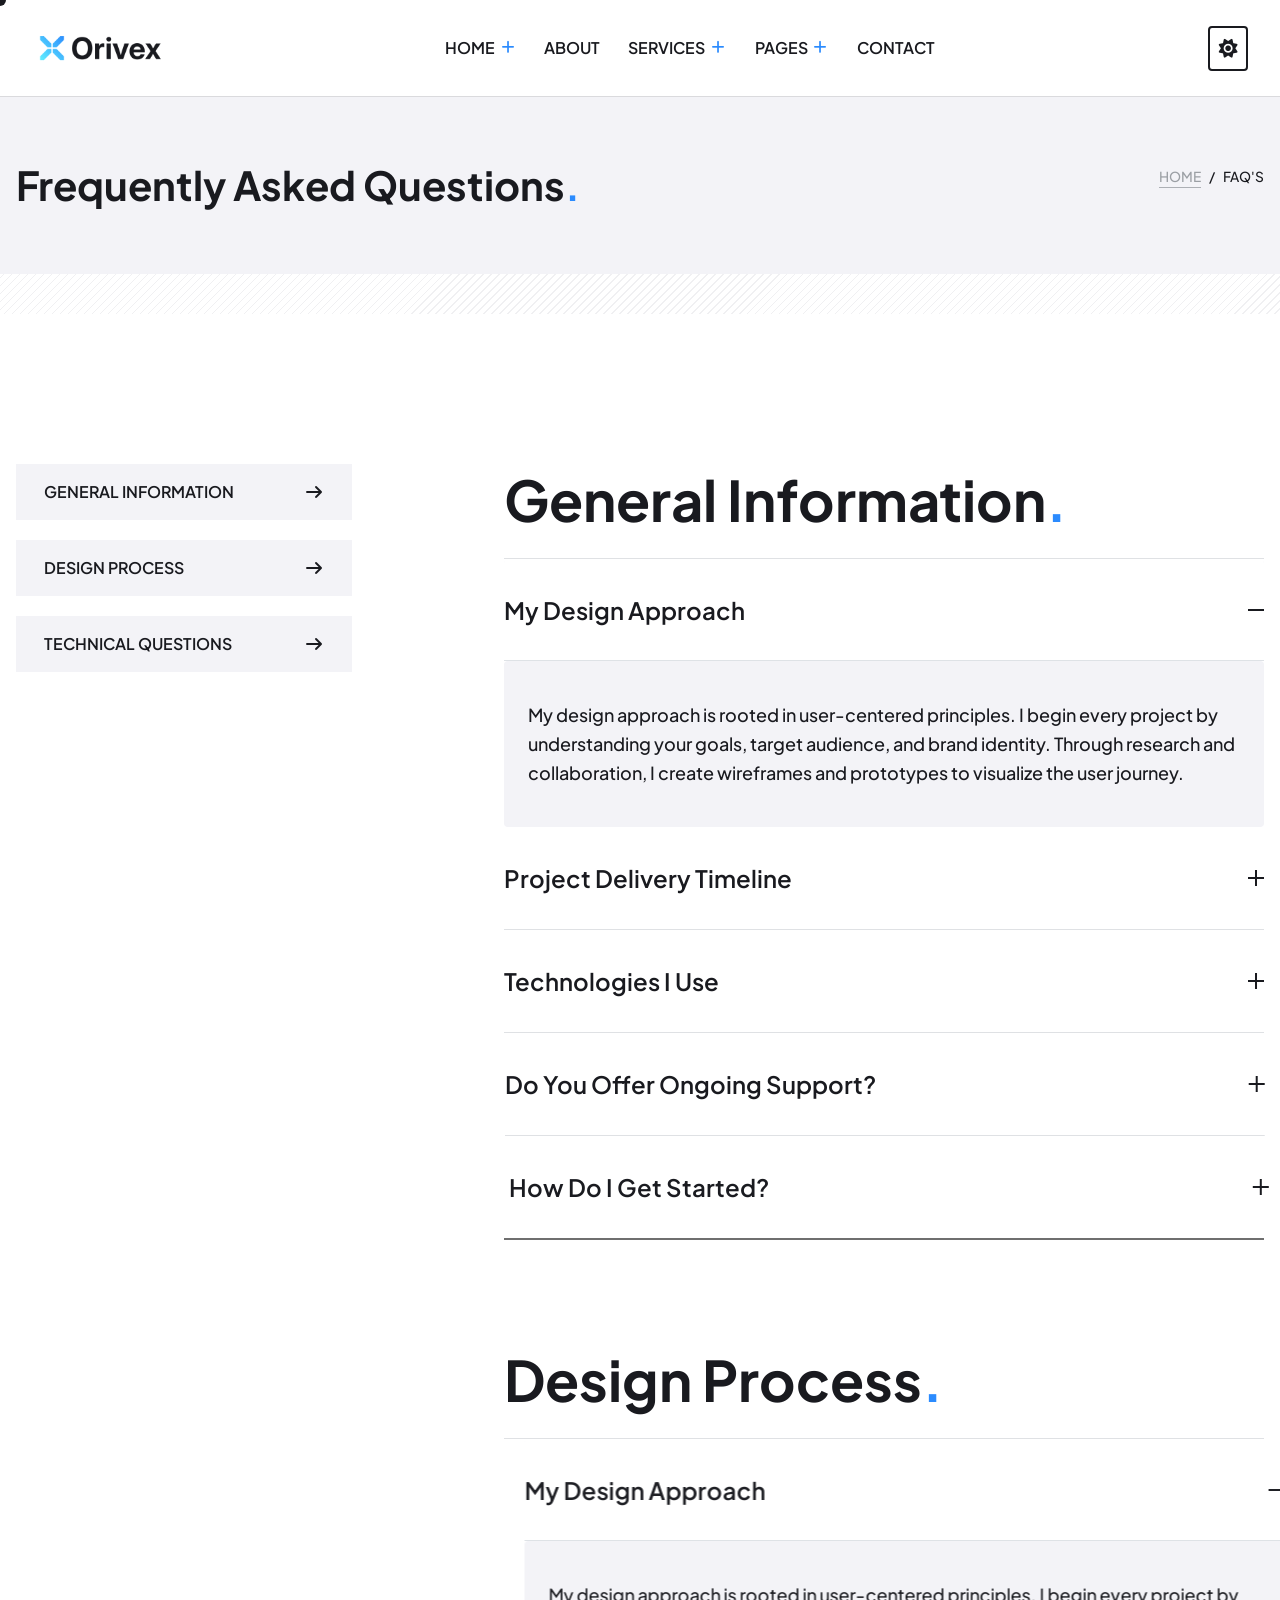
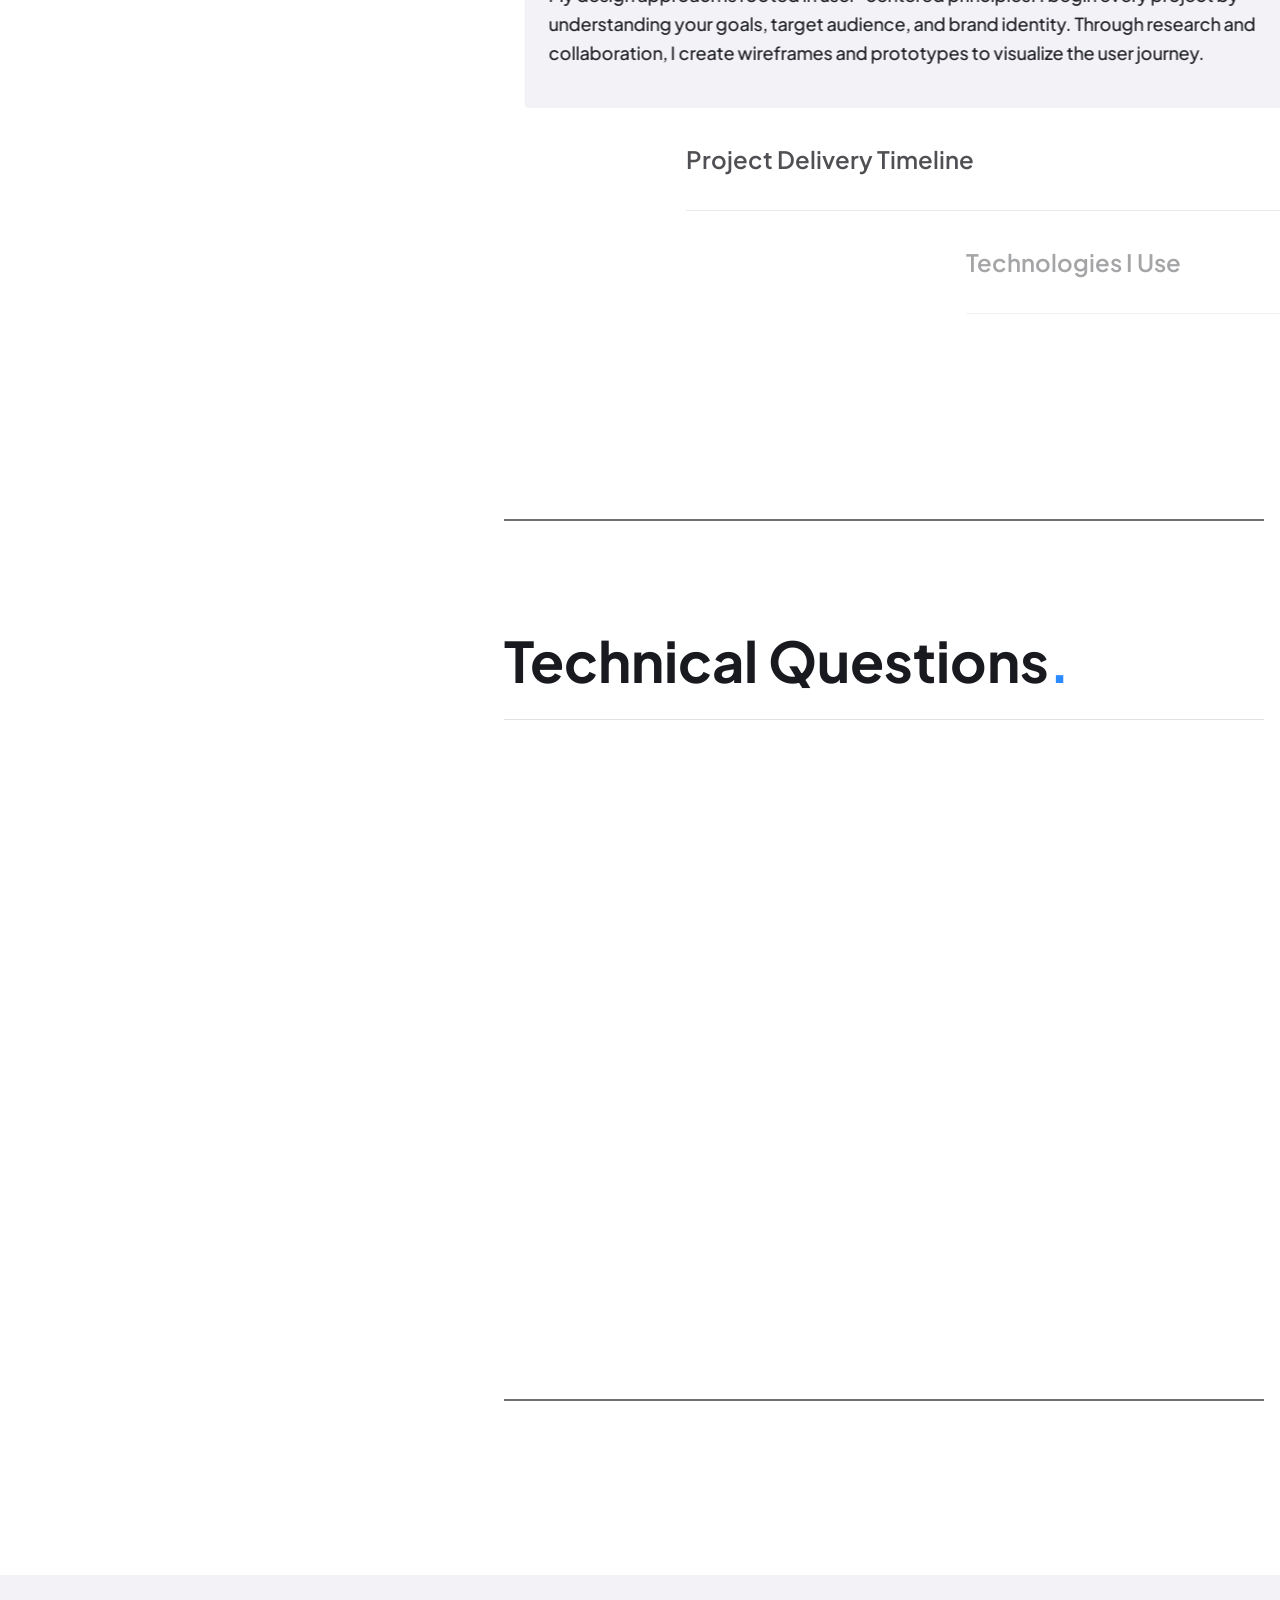
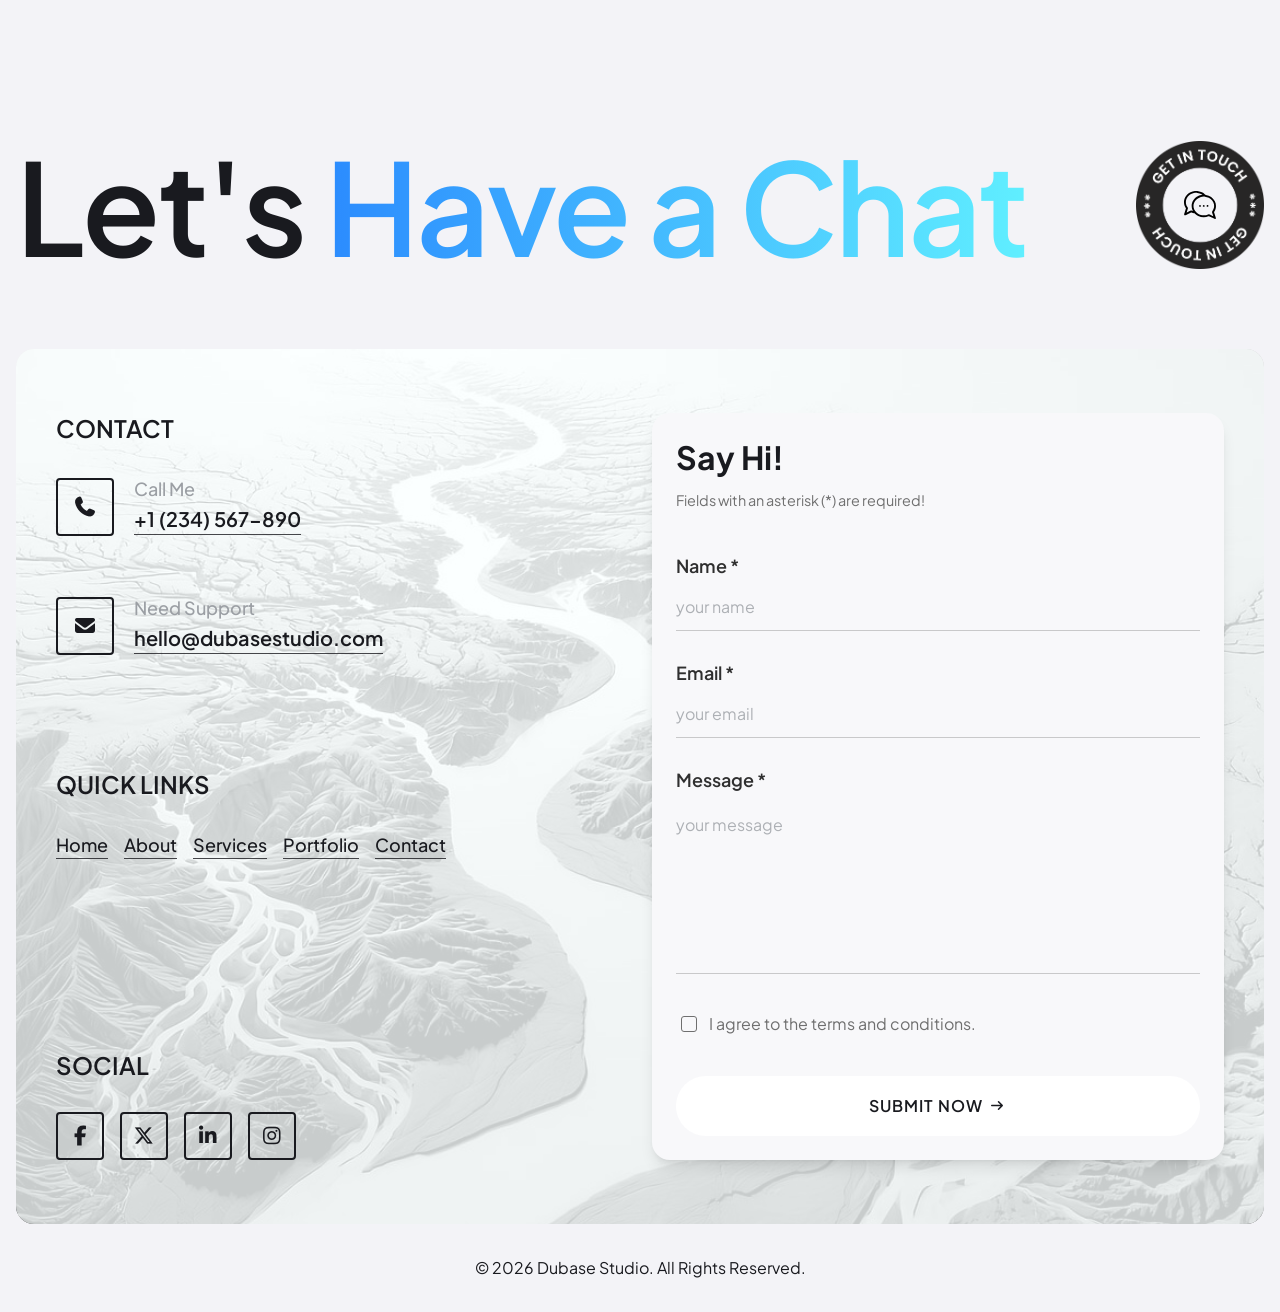
<file: faq.html>
﻿<!doctype html>
<html lang="en">
<head>
    <meta charset="UTF-8" />

    <!-- Meta Viewport -->
    <meta name="viewport" content="width=device-width, initial-scale=1" />

    <!-- Page Title -->
    <title>FAQ | Dubase Studio - Personal Portfolio HTML Template</title>

    <!-- Meta Tags -->
    <meta
      name="description"
      content="Personal portfolio showcasing my work, services, and projects. Creative professional with expertise in design and development. View my experience, skills, and get in touch."
    />
    <meta
      name="keywords"
      content="personal portfolio, creative portfolio, web design, graphic design, freelancer, projects, services, about me, contact"
    />
    <meta name="author" content="Dubase Studio" />

    <!-- Browser Color -->
    <meta
      name="theme-color"
      content="#f3f3f7"
      media="(prefers-color-scheme: light)"
    />
    <meta
      name="theme-color"
      content="#0d0d0f"
      media="(prefers-color-scheme: dark)"
    />

    <!-- Favicon -->
    <link
      rel="icon"
      type="image/png"
      href="images/branding/favicon/favicon-96x96.png"
      sizes="96x96"
    />
    <link
      rel="icon"
      type="image/svg+xml"
      href="images/branding/favicon/favicon.svg"
    />
    <link rel="shortcut icon" href="images/branding/favicon/favicon.ico" />
    <link
      rel="apple-touch-icon"
      sizes="180x180"
      href="images/branding/favicon/apple-touch-icon.png"
    />
    <link rel="manifest" href="images/branding/favicon/site.webmanifest" />

    <!-- Google Fonts Css-->
    <link rel="preconnect" href="https://fonts.googleapis.com/" />
    <link rel="preconnect" href="https://fonts.gstatic.com/" crossorigin />
    <link
      href="https://fonts.googleapis.com/css2?family=Plus+Jakarta+Sans:ital,wght@0,200..800;1,200..800&amp;display=swap"
      rel="stylesheet"
    />

    <!-- Bootstrap CSS -->
    <link href="css/bootstrap.min.css" rel="stylesheet" media="screen" />
    <!-- Font Awesome Css-->
    <link href="css/all.min.css" rel="stylesheet" media="screen" />
    <!-- Swiper Css-->
    <link href="css/swiper-bundle.css" rel="stylesheet" media="screen" />
    <!-- Magnific Popup Css-->
    <link rel="stylesheet" href="css/magnific-popup.css" />

    <!-- Custom Style -->
    <link rel="stylesheet" href="css/style.css" />
    <link rel="stylesheet" href="css/theme-switcher.css" />
  </head>

  <body>
    <!--
      ==========================================================================
      FAQ Page Structure
      1) Accessibility Helpers
      2) Global Header / Navigation
      3) Main Content:
         - Page Header
         - FAQ Sidebar Navigation + Accordion Groups
      4) Global Footer
      5) Utilities (Back to Top)
      6) Vendor & Custom Scripts
      ==========================================================================
    -->

    <!-- Preloader Start -->
    <div
      id="preloader"
      class="preloader"
      role="status"
      aria-live="polite"
      aria-busy="true"
    >
      <span class="visually-hidden">Loading, please wait</span>

      <div class="preloader__spinner" aria-hidden="true">
        <span class="preloader__dot"></span>
        <span class="preloader__dot"></span>
        <span class="preloader__dot"></span>
      </div>
    </div>
    <!-- Preloader End -->

    <!-- Skip content -->
    <a href="#main-content" class="visually-hidden">Skip to main content</a>

    <!-- Dot follower -->
    <div class="follow-dot" aria-hidden="true"></div>

    <!-- ===================================================== -->
    <!-- Header Section -->
    <!-- Description: Main navigation header with logo, menu, theme switcher, and CTA -->
    <!-- Features: Responsive navbar, dropdown menus, mobile menu system, theme toggle -->
    <!-- Includes: Accessibility support (ARIA), mobile overlay system, submenu controls -->
    <!-- ===================================================== -->

    <!-- Header Start -->
    <header class="header-container">
      <!-- ===================================================== -->
      <!-- Navigation Wrapper -->
      <!-- ===================================================== -->
      <nav class="header-nav" aria-label="Main navigation">
        <!-- ===================================================== -->
        <!-- Logo Start -->
        <!-- ===================================================== -->
        <a href="index.html" aria-label="Dubase Studio Homepage">
          <img
            src="images/branding/logo/logo-main.png"
            data-light-src="images/branding/logo/logo-main.png"
            data-dark-src="images/branding/logo/logo-light.png"
            alt="Dubase Studio Logo"
            class="header-nav__logo"
          />
        </a>
        <!-- Logo End -->

        <!-- ===================================================== -->
        <!-- Navigation Menu Container (Desktop + Mobile) -->
        <!-- ===================================================== -->
        <div
          id="menu-container"
          class="header-nav__menu-wrapper"
          role="navigation"
          data-lenis-prevent="true"
          tabindex="-1"
          aria-label="Mobile navigation"
          inert
        >
          <!-- ===================================================== -->
          <!-- Mobile Header (Logo + Close Button) -->
          <!-- ===================================================== -->
          <div class="header-nav__mobile-header">
            <img
              src="images/branding/logo/logo-main.png"
              data-light-src="images/branding/logo/logo-main.png"
              data-dark-src="images/branding/logo/logo-light.png"
              alt="Dubase Studio Logo"
              class="header-nav__logo--mobile"
            />

            <!-- Close Mobile Menu -->
            <button
              id="close-menu-button"
              class="btn btn--outline navbar__menu-button"
              type="button"
              aria-label="Close menu"
              aria-controls="menu-container"
            >
              <i class="fa-solid fa-xmark" aria-hidden="true"></i>
            </button>
          </div>
          <!-- Mobile Header End -->

          <!-- ===================================================== -->
          <!-- Primary Navigation Menu -->
          <!-- ===================================================== -->
          <ul class="header-nav__menu">
            <!-- ========================= -->
            <!-- Home Dropdown -->
            <!-- ========================= -->
            <li class="navbar__menu-item">
              <button
                type="button"
                aria-expanded="false"
                aria-controls="submenu-home"
                data-submenu-toggle
              >
                Home
                <i
                  class="fa-solid fa-plus header-nav__menu-icon"
                  aria-hidden="true"
                ></i>
              </button>

              <ul
                id="submenu-home"
                class="header-nav__submenu"
                aria-label="Home submenu"
              >
                <li><a href="index.html">Web Designer</a></li>
                <li>
                  <a href="index-creative-developer.html">Creative Developer</a>
                </li>
                <li>
                  <a href="index-personal-portfolio.html">Personal Portfolio</a>
                </li>
              </ul>
            </li>

            <!-- About Link -->
            <li class="navbar__menu-item">
              <a href="about.html">About</a>
            </li>

            <!-- ========================= -->
            <!-- Services Dropdown -->
            <!-- ========================= -->
            <li class="navbar__menu-item">
              <button
                type="button"
                aria-expanded="false"
                aria-controls="submenu-services"
                data-submenu-toggle
              >
                Services
                <i
                  class="fa-solid fa-plus header-nav__menu-icon"
                  aria-hidden="true"
                ></i>
              </button>

              <ul
                id="submenu-services"
                class="header-nav__submenu"
                aria-label="Services submenu"
              >
                <li><a href="services-list.html">Services List</a></li>
                <li><a href="service-details.html">Service Details</a></li>
              </ul>
            </li>

            <!-- ========================= -->
            <!-- Pages Dropdown -->
            <!-- ========================= -->
            <li class="navbar__menu-item">
              <button
                type="button"
                aria-expanded="false"
                aria-controls="submenu-pages"
                data-submenu-toggle
              >
                Pages
                <i
                  class="fa-solid fa-plus header-nav__menu-icon"
                  aria-hidden="true"
                ></i>
              </button>

              <ul
                id="submenu-pages"
                class="header-nav__submenu"
                aria-label="Pages submenu"
              >
                <li><a href="testimonials.html">Testimonials</a></li>
                <li><a href="projects.html">Projects</a></li>
                <li><a href="project-details.html">Project Details</a></li>
                <li><a href="blog-list.html">Blog List</a></li>
                <li><a href="blog-details.html">Blog Details</a></li>
                <li><a href="pricing.html">Pricing</a></li>
                <li><a href="faq.html">FAQ</a></li>
                <li><a href="404.html">404</a></li>
              </ul>
            </li>

            <!-- Contact Link -->
            <li class="navbar__menu-item">
              <a href="contact.html">Contact</a>
            </li>
          </ul>

          <!-- ===================================================== -->
          <!-- Mobile Extra Info Section -->
          <!-- ===================================================== -->
          <div class="header-nav__social-wrapper--mobile">
            <!-- Contact Info -->
            <div class="navbar__mobile-contact">
              <p class="navbar__section-label">Get in Touch</p>

              <div class="navbar__address">
                <p>USA, California - 90210 Str. Sunset Boulevard 45</p>
              </div>

              <div class="navbar__phone">
                <a class="link" href="tel:+1234567890">+1 234 567 890</a>
              </div>

              <div class="navbar__email">
                <a class="link" href="mailto:hello@dubasestudio.com"
                  >hello@dubasestudio.com</a
                >
              </div>
            </div>

            <!-- Social Links -->
            <p class="navbar__section-label">Let's Connect</p>

            <div class="navbar__mobile-social-container">
              <a
                href="#"
                class="btn btn--social"
                aria-label="Visit our Facebook page"
              >
                <i class="fab fa-facebook-f" aria-hidden="true"></i>
              </a>

              <a
                href="#"
                class="btn btn--social"
                aria-label="Visit our Twitter Profile"
              >
                <i class="fab fa-x-twitter" aria-hidden="true"></i>
              </a>

              <a
                href="#"
                class="btn btn--social"
                aria-label="Visit our LinkedIn Profile"
              >
                <i class="fab fa-linkedin-in" aria-hidden="true"></i>
              </a>

              <a
                href="#"
                class="btn btn--social"
                aria-label="Visit our Instagram Profile"
              >
                <i class="fab fa-instagram" aria-hidden="true"></i>
              </a>
            </div>
          </div>
        </div>

        <!-- ===================================================== -->
        <!-- CTA Section -->
        <!-- ===================================================== -->
        <div class="header-nav__cta">
          <!-- Theme Switcher Button -->
          <button
            id="theme-switcher-btn"
            class="theme-switcher"
            type="button"
            aria-label="Toggle dark/light theme"
            aria-pressed="false"
          >
            <span class="theme-switcher__icon theme-switcher__icon--light">
              <i class="fa-solid fa-sun"></i>
            </span>
            <span class="theme-switcher__icon theme-switcher__icon--dark">
              <i class="fa-solid fa-moon"></i>
            </span>
          </button>

          <!-- Theme State Inputs -->
          <input
            type="radio"
            id="theme-switcher-light"
            name="theme"
            value="light"
            hidden
          />
          <input
            type="radio"
            id="theme-switcher-dark"
            name="theme"
            value="dark"
            hidden
          />

          <!-- Open Menu Button -->
          <button
            id="open-menu-button"
            class="btn btn--outline navbar__menu-button"
            type="button"
            aria-label="Open menu"
            aria-expanded="false"
            aria-controls="menu-container"
          >
            <i class="fa-solid fa-bars-staggered" aria-hidden="true"></i>
          </button>
        </div>
        <!-- CTA End -->

        <!-- Overlay -->
        <div id="overlay" class="header-nav__overlay" role="presentation"></div>
      </nav>
    </header>
    <!-- Header End -->

    <!-- ===================================================== -->
    <!-- End Header Section -->
    <!-- ===================================================== -->

    <main id="main-content">
      <!-- ===================================================== -->
      <!-- Page Header Start -->
      <!-- Page intro section with title and breadcrumb navigation -->
      <!-- ===================================================== -->
      <div class="page-header">
        <!-- Container: Page Header Wrapper -->
        <div class="container">
          <div class="row">
            <div class="col-lg-12">
              <!-- Page Header Content -->
              <div class="page-header__content">
                <!-- Page Title -->
                <h1>
                  Frequently Asked Questions<span class="cp-brand-color"
                    >.</span
                  >
                </h1>

                <!-- Breadcrumb Navigation -->
                <nav class="page-header__breadcrumb" aria-label="Breadcrumb">
                  <ol class="breadcrumb">
                    <!-- Home Link -->
                    <li>
                      <a href="index.html" class="link">Home</a>
                    </li>

                    <!-- Current Page -->
                    <li aria-current="page">faq's</li>
                  </ol>
                </nav>
                <!-- /Breadcrumb Navigation -->
              </div>
              <!-- /Page Header Content -->
            </div>
          </div>
        </div>
        <!-- /Container -->

        <!-- Decorative Separator -->
        <div class="page-header__separator"></div>
      </div>
      <!-- ===================================================== -->
      <!-- Page Header End -->
      <!-- ===================================================== -->

      <!-- One Page Start -->
      <section class="one-column-page">
        <div class="container">
          <div class="row">
            <!-- =========================================================
                FAQ SIDEBAR NAVIGATION
                - Anchor links to FAQ sections
                - Used for quick in-page navigation
            ========================================================= -->
            <div class="col-lg-4">
              <!-- ================= FAQ NAVIGATION WRAPPER ================= -->
              <div class="one-column-page__col-1">
                <!-- Navigation Item: General -->
                <a class="btn btn--subtle" href="#faq-block-1">
                  General Information
                  <i class="fa-solid fa-arrow-right"></i>
                </a>

                <!-- Navigation Item: Process -->
                <a class="btn btn--subtle" href="#faq-block-2">
                  Design Process
                  <i class="fa-solid fa-arrow-right"></i>
                </a>

                <!-- Navigation Item: Technical -->
                <a class="btn btn--subtle" href="#faq-block-3">
                  Technical Questions
                  <i class="fa-solid fa-arrow-right"></i>
                </a>
              </div>
              <!-- ================= END FAQ NAVIGATION WRAPPER ================= -->
            </div>

            <div class="col-lg-8">
              <!-- Right: FAQ Accordion Content -->
              <div class="one-column-page__col-2">
                <div class="one-column-page__section">
                  <!-- Group 1: General Information -->
                  <h2 id="faq-block-1" class="faq-block-heading">
                    General Information<span class="cp-brand-color">.</span>
                  </h2>
                  <div class="accordion--light">
                    <!-- About Accordion Start -->
                    <div class="accordion" id="aboutAccordion">
                      <!-- About Item 1 Start -->
                      <div class="accordion-item">
                        <h2 class="accordion-header" id="about-heading-1">
                          <button
                            class="accordion-button"
                            type="button"
                            data-bs-toggle="collapse"
                            data-bs-target="#about-collapse-1"
                            aria-expanded="true"
                            aria-controls="about-collapse-1"
                          >
                            <span>My Design Approach</span>
                            <span class="accordion-icon" aria-hidden="true">
                              <span></span><span></span>
                            </span>
                          </button>
                        </h2>
                        <div
                          id="about-collapse-1"
                          class="accordion-collapse collapse show"
                          role="region"
                          aria-labelledby="about-heading-1"
                          data-bs-parent="#aboutAccordion"
                        >
                          <div class="accordion-body">
                            My design approach is rooted in user-centered
                            principles. I begin every project by understanding
                            your goals, target audience, and brand identity.
                            Through research and collaboration, I create
                            wireframes and prototypes to visualize the user
                            journey.
                          </div>
                        </div>
                      </div>
                      <!-- About Item 1 End -->
                      <!-- About Item 2 Start -->
                      <div class="accordion-item">
                        <h2 class="accordion-header" id="about-heading-2">
                          <button
                            class="accordion-button collapsed"
                            type="button"
                            data-bs-toggle="collapse"
                            data-bs-target="#about-collapse-2"
                            aria-expanded="false"
                            aria-controls="about-collapse-2"
                          >
                            <span>Project Delivery Timeline</span>
                            <span class="accordion-icon" aria-hidden="true">
                              <span></span><span></span>
                            </span>
                          </button>
                        </h2>
                        <div
                          id="about-collapse-2"
                          class="accordion-collapse collapse"
                          role="region"
                          aria-labelledby="about-heading-2"
                          data-bs-parent="#aboutAccordion"
                        >
                          <div class="accordion-body">
                            Project timelines depend on the scope and complexity
                            of your requirements. Most standard websites are
                            completed within 2-8 weeks. The process includes
                            initial consultation, design, development,
                            revisions, and final launch. I provide a detailed
                            project plan with clear milestones and regular
                            progress updates, so you always know what to expect
                            and when.
                          </div>
                        </div>
                      </div>
                      <!-- About Item 2 End -->
                      <!-- About Item 3 Start -->
                      <div class="accordion-item">
                        <h2 class="accordion-header" id="about-heading-3">
                          <button
                            class="accordion-button collapsed"
                            type="button"
                            data-bs-toggle="collapse"
                            data-bs-target="#about-collapse-3"
                            aria-expanded="false"
                            aria-controls="about-collapse-3"
                          >
                            <span>Technologies I Use</span>
                            <span class="accordion-icon" aria-hidden="true">
                              <span></span><span></span>
                            </span>
                          </button>
                        </h2>
                        <div
                          id="about-collapse-3"
                          class="accordion-collapse collapse"
                          role="region"
                          aria-labelledby="about-heading-3"
                          data-bs-parent="#aboutAccordion"
                        >
                          <div class="accordion-body">
                            I utilize a range of modern technologies to build
                            high-performance websites. My core stack includes
                            HTML5, CSS3 (with preprocessors like SASS), and
                            JavaScript (ES6+). For dynamic and interactive
                            experiences, I use frameworks such as React and
                            Vue.js. For content management, I work with
                            WordPress and headless CMS solutions.
                          </div>
                        </div>
                      </div>
                      <!-- About Item 3 End -->
                      <!-- About Item 4 Start -->
                      <div class="accordion-item">
                        <h2 class="accordion-header" id="about-heading-4">
                          <button
                            class="accordion-button collapsed"
                            type="button"
                            data-bs-toggle="collapse"
                            data-bs-target="#about-collapse-4"
                            aria-expanded="false"
                            aria-controls="about-collapse-4"
                          >
                            <span>Do You Offer Ongoing Support?</span>
                            <span class="accordion-icon" aria-hidden="true">
                              <span></span><span></span>
                            </span>
                          </button>
                        </h2>
                        <div
                          id="about-collapse-4"
                          class="accordion-collapse collapse"
                          role="region"
                          aria-labelledby="about-heading-4"
                          data-bs-parent="#aboutAccordion"
                        >
                          <div class="accordion-body">
                            Absolutely! I offer ongoing support and maintenance
                            packages tailored to your needs. This includes
                            regular updates, security monitoring, backups, bug
                            fixes, and content updates as required. My goal is
                            to ensure your website remains secure, up-to-date,
                            and performing optimally long after launch.
                          </div>
                        </div>
                      </div>
                      <!-- About Item 4 End -->
                      <!-- About Item 5 Start -->
                      <div class="accordion-item">
                        <h2 class="accordion-header" id="about-heading-5">
                          <button
                            class="accordion-button collapsed"
                            type="button"
                            data-bs-toggle="collapse"
                            data-bs-target="#about-collapse-5"
                            aria-expanded="false"
                            aria-controls="about-collapse-5"
                          >
                            <span>How Do I Get Started?</span>
                            <span class="accordion-icon" aria-hidden="true">
                              <span></span><span></span>
                            </span>
                          </button>
                        </h2>
                        <div
                          id="about-collapse-5"
                          class="accordion-collapse collapse"
                          role="region"
                          aria-labelledby="about-heading-5"
                          data-bs-parent="#aboutAccordion"
                        >
                          <div class="accordion-body">
                            Getting started is easy! Just fill out the contact
                            form or book a free consultation using the links
                            above. During our initial conversation, weâ€™ll
                            discuss your vision, goals, and any specific
                            requirements you have. Iâ€™ll then provide a
                            tailored proposal outlining the project scope,
                            timeline, and investment.
                          </div>
                        </div>
                      </div>
                      <!-- About Item 5 End -->
                    </div>
                    <!-- About Accordion End -->
                  </div>
                </div>

                <div class="one-column-page__section">
                  <!-- Group 2: Design Process -->
                  <h2 id="faq-block-2" class="faq-block-heading">
                    Design Process<span class="cp-brand-color">.</span>
                  </h2>
                  <div class="accordion--light">
                    <!-- About Accordion Start -->
                    <div class="accordion" id="processAccordion">
                      <!-- About Item 1 Start -->
                      <div class="accordion-item">
                        <h2 class="accordion-header" id="process-heading-1">
                          <button
                            class="accordion-button"
                            type="button"
                            data-bs-toggle="collapse"
                            data-bs-target="#process-collapse-1"
                            aria-expanded="true"
                            aria-controls="process-collapse-1"
                          >
                            <span>My Design Approach</span>
                            <span class="accordion-icon" aria-hidden="true">
                              <span></span><span></span>
                            </span>
                          </button>
                        </h2>
                        <div
                          id="process-collapse-1"
                          class="accordion-collapse collapse show"
                          role="region"
                          aria-labelledby="process-heading-1"
                          data-bs-parent="#processAccordion"
                        >
                          <div class="accordion-body">
                            My design approach is rooted in user-centered
                            principles. I begin every project by understanding
                            your goals, target audience, and brand identity.
                            Through research and collaboration, I create
                            wireframes and prototypes to visualize the user
                            journey.
                          </div>
                        </div>
                      </div>
                      <!-- About Item 1 End -->
                      <!-- About Item 2 Start -->
                      <div class="accordion-item">
                        <h2 class="accordion-header" id="process-heading-2">
                          <button
                            class="accordion-button collapsed"
                            type="button"
                            data-bs-toggle="collapse"
                            data-bs-target="#process-collapse-2"
                            aria-expanded="false"
                            aria-controls="process-collapse-2"
                          >
                            <span>Project Delivery Timeline</span>
                            <span class="accordion-icon" aria-hidden="true">
                              <span></span><span></span>
                            </span>
                          </button>
                        </h2>
                        <div
                          id="process-collapse-2"
                          class="accordion-collapse collapse"
                          role="region"
                          aria-labelledby="process-heading-2"
                          data-bs-parent="#processAccordion"
                        >
                          <div class="accordion-body">
                            Project timelines depend on the scope and complexity
                            of your requirements. Most standard websites are
                            completed within 2-8 weeks. The process includes
                            initial consultation, design, development,
                            revisions, and final launch. I provide a detailed
                            project plan with clear milestones and regular
                            progress updates, so you always know what to expect
                            and when.
                          </div>
                        </div>
                      </div>
                      <!-- About Item 2 End -->
                      <!-- About Item 3 Start -->
                      <div class="accordion-item">
                        <h2 class="accordion-header" id="process-heading-3">
                          <button
                            class="accordion-button collapsed"
                            type="button"
                            data-bs-toggle="collapse"
                            data-bs-target="#process-collapse-3"
                            aria-expanded="false"
                            aria-controls="process-collapse-3"
                          >
                            <span>Technologies I Use</span>
                            <span class="accordion-icon" aria-hidden="true">
                              <span></span><span></span>
                            </span>
                          </button>
                        </h2>
                        <div
                          id="process-collapse-3"
                          class="accordion-collapse collapse"
                          role="region"
                          aria-labelledby="process-heading-3"
                          data-bs-parent="#processAccordion"
                        >
                          <div class="accordion-body">
                            I utilize a range of modern technologies to build
                            high-performance websites. My core stack includes
                            HTML5, CSS3 (with preprocessors like SASS), and
                            JavaScript (ES6+). For dynamic and interactive
                            experiences, I use frameworks such as React and
                            Vue.js. For content management, I work with
                            WordPress and headless CMS solutions.
                          </div>
                        </div>
                      </div>
                      <!-- About Item 3 End -->
                      <!-- About Item 4 Start -->
                      <div class="accordion-item">
                        <h2 class="accordion-header" id="process-heading-4">
                          <button
                            class="accordion-button collapsed"
                            type="button"
                            data-bs-toggle="collapse"
                            data-bs-target="#process-collapse-4"
                            aria-expanded="false"
                            aria-controls="process-collapse-4"
                          >
                            <span>Do You Offer Ongoing Support?</span>
                            <span class="accordion-icon" aria-hidden="true">
                              <span></span><span></span>
                            </span>
                          </button>
                        </h2>
                        <div
                          id="process-collapse-4"
                          class="accordion-collapse collapse"
                          role="region"
                          aria-labelledby="process-heading-4"
                          data-bs-parent="#processAccordion"
                        >
                          <div class="accordion-body">
                            Absolutely! I offer ongoing support and maintenance
                            packages tailored to your needs. This includes
                            regular updates, security monitoring, backups, bug
                            fixes, and content updates as required. My goal is
                            to ensure your website remains secure, up-to-date,
                            and performing optimally long after launch.
                          </div>
                        </div>
                      </div>
                      <!-- About Item 4 End -->
                      <!-- About Item 5 Start -->
                      <div class="accordion-item">
                        <h2 class="accordion-header" id="process-heading-5">
                          <button
                            class="accordion-button collapsed"
                            type="button"
                            data-bs-toggle="collapse"
                            data-bs-target="#process-collapse-5"
                            aria-expanded="false"
                            aria-controls="process-collapse-5"
                          >
                            <span>How Do I Get Started?</span>
                            <span class="accordion-icon" aria-hidden="true">
                              <span></span><span></span>
                            </span>
                          </button>
                        </h2>
                        <div
                          id="process-collapse-5"
                          class="accordion-collapse collapse"
                          role="region"
                          aria-labelledby="process-heading-5"
                          data-bs-parent="#processAccordion"
                        >
                          <div class="accordion-body">
                            Getting started is easy! Just fill out the contact
                            form or book a free consultation using the links
                            above. During our initial conversation, weâ€™ll
                            discuss your vision, goals, and any specific
                            requirements you have. Iâ€™ll then provide a
                            tailored proposal outlining the project scope,
                            timeline, and investment.
                          </div>
                        </div>
                      </div>
                      <!-- About Item 5 End -->
                    </div>
                    <!-- About Accordion End -->
                  </div>
                </div>
                <div class="one-column-page__section">
                  <!-- Group 3: Technical Questions -->
                  <h2 id="faq-block-3" class="faq-block-heading">
                    Technical Questions<span class="cp-brand-color">.</span>
                  </h2>
                  <div class="accordion--light">
                    <!-- About Accordion Start -->
                    <div class="accordion" id="techAccordion">
                      <!-- About Item 1 Start -->
                      <div class="accordion-item">
                        <h2 class="accordion-header" id="tech-heading-1">
                          <button
                            class="accordion-button"
                            type="button"
                            data-bs-toggle="collapse"
                            data-bs-target="#tech-collapse-1"
                            aria-expanded="true"
                            aria-controls="tech-collapse-1"
                          >
                            <span>My Design Approach</span>
                            <span class="accordion-icon" aria-hidden="true">
                              <span></span><span></span>
                            </span>
                          </button>
                        </h2>
                        <div
                          id="tech-collapse-1"
                          class="accordion-collapse collapse show"
                          role="region"
                          aria-labelledby="tech-heading-1"
                          data-bs-parent="#techAccordion"
                        >
                          <div class="accordion-body">
                            My design approach is rooted in user-centered
                            principles. I begin every project by understanding
                            your goals, target audience, and brand identity.
                            Through research and collaboration, I create
                            wireframes and prototypes to visualize the user
                            journey.
                          </div>
                        </div>
                      </div>
                      <!-- About Item 1 End -->
                      <!-- About Item 2 Start -->
                      <div class="accordion-item">
                        <h2 class="accordion-header" id="tech-heading-2">
                          <button
                            class="accordion-button collapsed"
                            type="button"
                            data-bs-toggle="collapse"
                            data-bs-target="#tech-collapse-2"
                            aria-expanded="false"
                            aria-controls="tech-collapse-2"
                          >
                            <span>Project Delivery Timeline</span>
                            <span class="accordion-icon" aria-hidden="true">
                              <span></span><span></span>
                            </span>
                          </button>
                        </h2>
                        <div
                          id="tech-collapse-2"
                          class="accordion-collapse collapse"
                          role="region"
                          aria-labelledby="tech-heading-2"
                          data-bs-parent="#techAccordion"
                        >
                          <div class="accordion-body">
                            Project timelines depend on the scope and complexity
                            of your requirements. Most standard websites are
                            completed within 2-8 weeks. The process includes
                            initial consultation, design, development,
                            revisions, and final launch. I provide a detailed
                            project plan with clear milestones and regular
                            progress updates, so you always know what to expect
                            and when.
                          </div>
                        </div>
                      </div>
                      <!-- About Item 2 End -->
                      <!-- About Item 3 Start -->
                      <div class="accordion-item">
                        <h2 class="accordion-header" id="tech-heading-3">
                          <button
                            class="accordion-button collapsed"
                            type="button"
                            data-bs-toggle="collapse"
                            data-bs-target="#tech-collapse-3"
                            aria-expanded="false"
                            aria-controls="tech-collapse-3"
                          >
                            <span>Technologies I Use</span>
                            <span class="accordion-icon" aria-hidden="true">
                              <span></span><span></span>
                            </span>
                          </button>
                        </h2>
                        <div
                          id="tech-collapse-3"
                          class="accordion-collapse collapse"
                          role="region"
                          aria-labelledby="tech-heading-3"
                          data-bs-parent="#techAccordion"
                        >
                          <div class="accordion-body">
                            I utilize a range of modern technologies to build
                            high-performance websites. My core stack includes
                            HTML5, CSS3 (with preprocessors like SASS), and
                            JavaScript (ES6+). For dynamic and interactive
                            experiences, I use frameworks such as React and
                            Vue.js. For content management, I work with
                            WordPress and headless CMS solutions.
                          </div>
                        </div>
                      </div>
                      <!-- About Item 3 End -->
                      <!-- About Item 4 Start -->
                      <div class="accordion-item">
                        <h2 class="accordion-header" id="tech-heading-4">
                          <button
                            class="accordion-button collapsed"
                            type="button"
                            data-bs-toggle="collapse"
                            data-bs-target="#tech-collapse-4"
                            aria-expanded="false"
                            aria-controls="tech-collapse-4"
                          >
                            <span>Do You Offer Ongoing Support?</span>
                            <span class="accordion-icon" aria-hidden="true">
                              <span></span><span></span>
                            </span>
                          </button>
                        </h2>
                        <div
                          id="tech-collapse-4"
                          class="accordion-collapse collapse"
                          role="region"
                          aria-labelledby="tech-heading-4"
                          data-bs-parent="#techAccordion"
                        >
                          <div class="accordion-body">
                            Absolutely! I offer ongoing support and maintenance
                            packages tailored to your needs. This includes
                            regular updates, security monitoring, backups, bug
                            fixes, and content updates as required. My goal is
                            to ensure your website remains secure, up-to-date,
                            and performing optimally long after launch.
                          </div>
                        </div>
                      </div>
                      <!-- About Item 4 End -->
                      <!-- About Item 5 Start -->
                      <div class="accordion-item">
                        <h2 class="accordion-header" id="tech-heading-5">
                          <button
                            class="accordion-button collapsed"
                            type="button"
                            data-bs-toggle="collapse"
                            data-bs-target="#tech-collapse-5"
                            aria-expanded="false"
                            aria-controls="tech-collapse-5"
                          >
                            <span>How Do I Get Started?</span>
                            <span class="accordion-icon" aria-hidden="true">
                              <span></span><span></span>
                            </span>
                          </button>
                        </h2>
                        <div
                          id="tech-collapse-5"
                          class="accordion-collapse collapse"
                          role="region"
                          aria-labelledby="tech-heading-5"
                          data-bs-parent="#techAccordion"
                        >
                          <div class="accordion-body">
                            Getting started is easy! Just fill out the contact
                            form or book a free consultation using the links
                            above. During our initial conversation, weâ€™ll
                            discuss your vision, goals, and any specific
                            requirements you have. Iâ€™ll then provide a
                            tailored proposal outlining the project scope,
                            timeline, and investment.
                          </div>
                        </div>
                      </div>
                      <!-- About Item 5 End -->
                    </div>
                    <!-- About Accordion End -->
                  </div>
                </div>
              </div>
            </div>
          </div>
        </div>
      </section>
      <!-- One Page End -->
    </main>

    <!-- ===================================================== -->
    <!-- Footer Section -->
    <!-- Description: Main website footer with contact info, links, social icons, and contact form -->
    <!-- Features: Responsive layout, contact form, social links, newsletter-style interaction -->
    <!-- Backend: Form submits to /api/contact -->
    <!-- Customize: Emails, phone, links, social URLs, branding -->
    <!-- ===================================================== -->

    <footer class="footer">
      <!-- ===================================== -->
      <!-- Container Start -->
      <!-- ===================================== -->
      <div class="container container-footer">
        <div class="row">
          <div class="col-lg-12">
            <!-- ===================================== -->
            <!-- Footer Title Section -->
            <!-- ===================================== -->
            <div class="footer__title-wrapper">
              <!-- Main Heading -->
              <h2>Let's <span class="brand-gradient">Have a Chat</span></h2>

              <!-- Badge / Decorative Elements -->
              <!-- Replace assets in: /images/sections/footer/ -->
              <div class="footer__badge">
                <img
                  class="footer__badge-icon"
                  src="images/sections/footer/footer-chat-dark.svg"
                  data-light-src="images/sections/footer/footer-chat-dark.svg"
                  data-dark-src="images/sections/footer/footer-chat-light.svg"
                  alt="Chat icon"
                />

                <img
                  class="footer__badge-img"
                  src="images/sections/footer/footer-badge-dark.png"
                  data-light-src="images/sections/footer/footer-badge-dark.png"
                  data-dark-src="images/sections/footer/footer-badge-light.png"
                  alt="Quality badge"
                />
              </div>
            </div>

            <!-- ===================================== -->
            <!-- Footer Content Wrapper -->
            <!-- ===================================== -->
            <div class="footer__contact-wrapper">
              <div class="row">
                <!-- ===================================== -->
                <!-- LEFT COLUMN: Contact / Links / Social -->
                <!-- ===================================== -->
                <div class="col-lg-6 col-md-12">
                  <div class="footer__items-wrapper">
                    <div class="footer__items-group">
                      <!-- ========================= -->
                      <!-- Contact Section -->
                      <!-- ========================= -->
                      <div class="footer__contact-item">
                        <h3>Contact</h3>

                        <div class="footer__contact-infos">
                          <!-- Phone -->
                          <div class="footer__contact-content">
                            <i class="fas fa-phone" aria-hidden="true"></i>
                            <div class="footer__contact-info-wrapper">
                              <p>Call Me</p>
                              <a class="link" href="tel:+1234567890"
                                >+1 (234) 567-890</a
                              >
                            </div>
                          </div>

                          <!-- Email -->
                          <div class="footer__contact-content">
                            <i class="fas fa-envelope" aria-hidden="true"></i>
                            <div class="footer__contact-info-wrapper">
                              <p>Need Support</p>
                              <a class="link" href="mailto:hello@dubasestudio.com"
                                >hello@dubasestudio.com</a
                              >
                            </div>
                          </div>
                        </div>
                      </div>

                      <!-- ========================= -->
                      <!-- Quick Links Section -->
                      <!-- ========================= -->
                      <div class="footer__contact-item">
                        <h3>Quick Links</h3>

                        <ul aria-label="Quick links">
                          <li><a class="link" href="index.html">Home</a></li>
                          <li><a class="link" href="about.html">About</a></li>
                          <li>
                            <a class="link" href="services-list.html"
                              >Services</a
                            >
                          </li>
                          <li>
                            <a class="link" href="projects.html">Portfolio</a>
                          </li>
                          <li>
                            <a class="link" href="contact.html">Contact</a>
                          </li>
                        </ul>
                      </div>
                    </div>

                    <!-- ========================= -->
                    <!-- Social Links Section -->
                    <!-- ========================= -->
                    <div class="footer__social-wrapper">
                      <div class="footer__contact-item">
                        <div class="footer__social-container">
                          <h3>Social</h3>

                          <div class="footer__social-items">
                            <a
                              href="#"
                              class="btn btn--social btn--social-lg"
                              aria-label="Visit our Facebook page"
                            >
                              <i
                                class="fab fa-facebook-f"
                                aria-hidden="true"
                              ></i>
                            </a>

                            <a
                              href="#"
                              class="btn btn--social btn--social-lg"
                              aria-label="Visit our Twitter Profile"
                            >
                              <i
                                class="fab fa-x-twitter"
                                aria-hidden="true"
                              ></i>
                            </a>

                            <a
                              href="#"
                              class="btn btn--social btn--social-lg"
                              aria-label="Visit our LinkedIn Profile"
                            >
                              <i
                                class="fab fa-linkedin-in"
                                aria-hidden="true"
                              ></i>
                            </a>

                            <a
                              href="#"
                              class="btn btn--social btn--social-lg"
                              aria-label="Visit our Instagram Profile"
                            >
                              <i
                                class="fab fa-instagram"
                                aria-hidden="true"
                              ></i>
                            </a>
                          </div>
                        </div>
                      </div>
                    </div>
                  </div>
                </div>

                <!-- ===================================== -->
                <!-- RIGHT COLUMN: Contact Form -->
                <!-- ===================================== -->
                <div class="col-lg-6 col-md-12">
                  <div class="footer__form-wrapper">
                    <!-- Contact Form -->
                    <!-- Backend: mail.php -->
                    <form
                      action="mail.php"
                      method="POST"
                      class="cp-form"
                      accept-charset="UTF-8"
                    >
                      <h4 class="cp-form__title">Say Hi!</h4>

                      <small class="cp-form__note">
                        Fields with an asterisk (*) are required!
                      </small>

                      <!-- Honeypot -->
                      <div class="cp-form-honeypot" aria-hidden="true">
                        <label for="cp-company-name"
                          >Leave this field empty</label
                        >
                        <input
                          class="cp-form-control"
                          id="cp-company-name"
                          name="company_name"
                          type="text"
                          tabindex="-1"
                          autocomplete="off"
                        />
                      </div>

                      <!-- Name -->
                      <div class="cp-form-group">
                        <label for="cp-name">
                          Name <span aria-hidden="true">*</span>
                        </label>
                        <input
                          class="cp-form-control"
                          id="cp-name"
                          name="user_name"
                          type="text"
                          placeholder="your name"
                          required
                        />
                      </div>

                      <!-- Email -->
                      <div class="cp-form-group">
                        <label for="cp-email">
                          Email <span aria-hidden="true">*</span>
                        </label>
                        <input
                          class="cp-form-control"
                          id="cp-email"
                          name="user_email"
                          type="email"
                          placeholder="your email"
                          required
                        />
                      </div>

                      <!-- Message -->
                      <div class="cp-form-group">
                        <label for="cp-message">
                          Message <span aria-hidden="true">*</span>
                        </label>
                        <textarea
                          class="cp-form-control"
                          id="cp-message"
                          name="user_message"
                          rows="6"
                          placeholder="your message"
                          required
                        ></textarea>
                      </div>

                      <!-- Terms Checkbox -->
                      <div class="cp-form-check">
                        <input
                          type="checkbox"
                          id="checkBox"
                          name="checkBox"
                          required
                          aria-describedby="terms-description"
                        />

                        <small id="terms-description" class="visually-hidden">
                          You must accept the terms and conditions before
                          submitting.
                        </small>

                        <label for="checkBox">
                          I agree to the terms and conditions.
                        </label>
                      </div>

                      <div class="cp-form-feedback" aria-live="polite"></div>

                      <!-- Submit Button -->
                      <button type="submit" class="btn-default btn--w-100">
                        <span class="btn-default-inner">
                          <span data-hover="Submit Now">Submit Now</span>
                        </span>

                        <span class="btn-icon">
                          <i
                            class="fa-solid fa-arrow-right"
                            aria-hidden="true"
                          ></i>
                        </span>
                      </button>
                    </form>
                  </div>
                </div>
              </div>
            </div>

            <!-- ===================================== -->
            <!-- Footer Copyright -->
            <!-- ===================================== -->
            <div class="footer__copyright">
              <p>&copy; 2026 Dubase Studio. All Rights Reserved.</p>
            </div>
          </div>
        </div>
      </div>
    </footer>

    <!-- ===================================================== -->
    <!-- End Footer Section -->
    <!-- ===================================================== -->

    <!-- To Top Button Start -->
    <a href="#" id="to-top" class="btn-to-top" aria-label="Back to top">
      <i class="fa-solid fa-angle-up" aria-hidden="true"></i>
    </a>
    <!-- To Top Button End -->

    <!-- Scripts -->
    <!-- Jquery Library File -->
    <script src="js/jquery-3.7.1.min.js" defer></script>
    <!-- Bootstrap JS -->
    <script src="js/bootstrap.bundle.min.js" defer></script>
    <!-- GSAP JS -->
    <script src="js/gsap.min.js" defer></script>
    <!-- Lenis JS -->
    <script src="js/lenis.min.js" defer></script>
    <!-- SplitText JS -->
    <script src="js/SplitText.min.js" defer></script>
    <!-- ScrollTrigger JS -->
    <script src="js/ScrollTrigger.min.js" defer></script>
    <!-- CustomEase JS -->
    <script src="js/CustomEase.min.js" defer></script>
    <!-- Magic Cursor JS -->
    <script src="js/magic-cursor.js" defer></script>
    <!-- Nice Select JS -->
    <script src="js/nice-select.js" defer></script>
    <!-- Parallaxie JS -->
    <script src="js/parallaxie.js" defer></script>
    <!-- Swiper JS -->
    <script src="js/swiper-bundle.js" defer></script>
    <!-- Ukiyo JS -->
    <script src="js/ukiyo.min.js" defer></script>
    <!-- Magnific JS -->
    <script src="js/jquery.magnific-popup.min.js" defer></script>

    <script src="js/script.js" defer></script>
  </body>

</html>
</file>
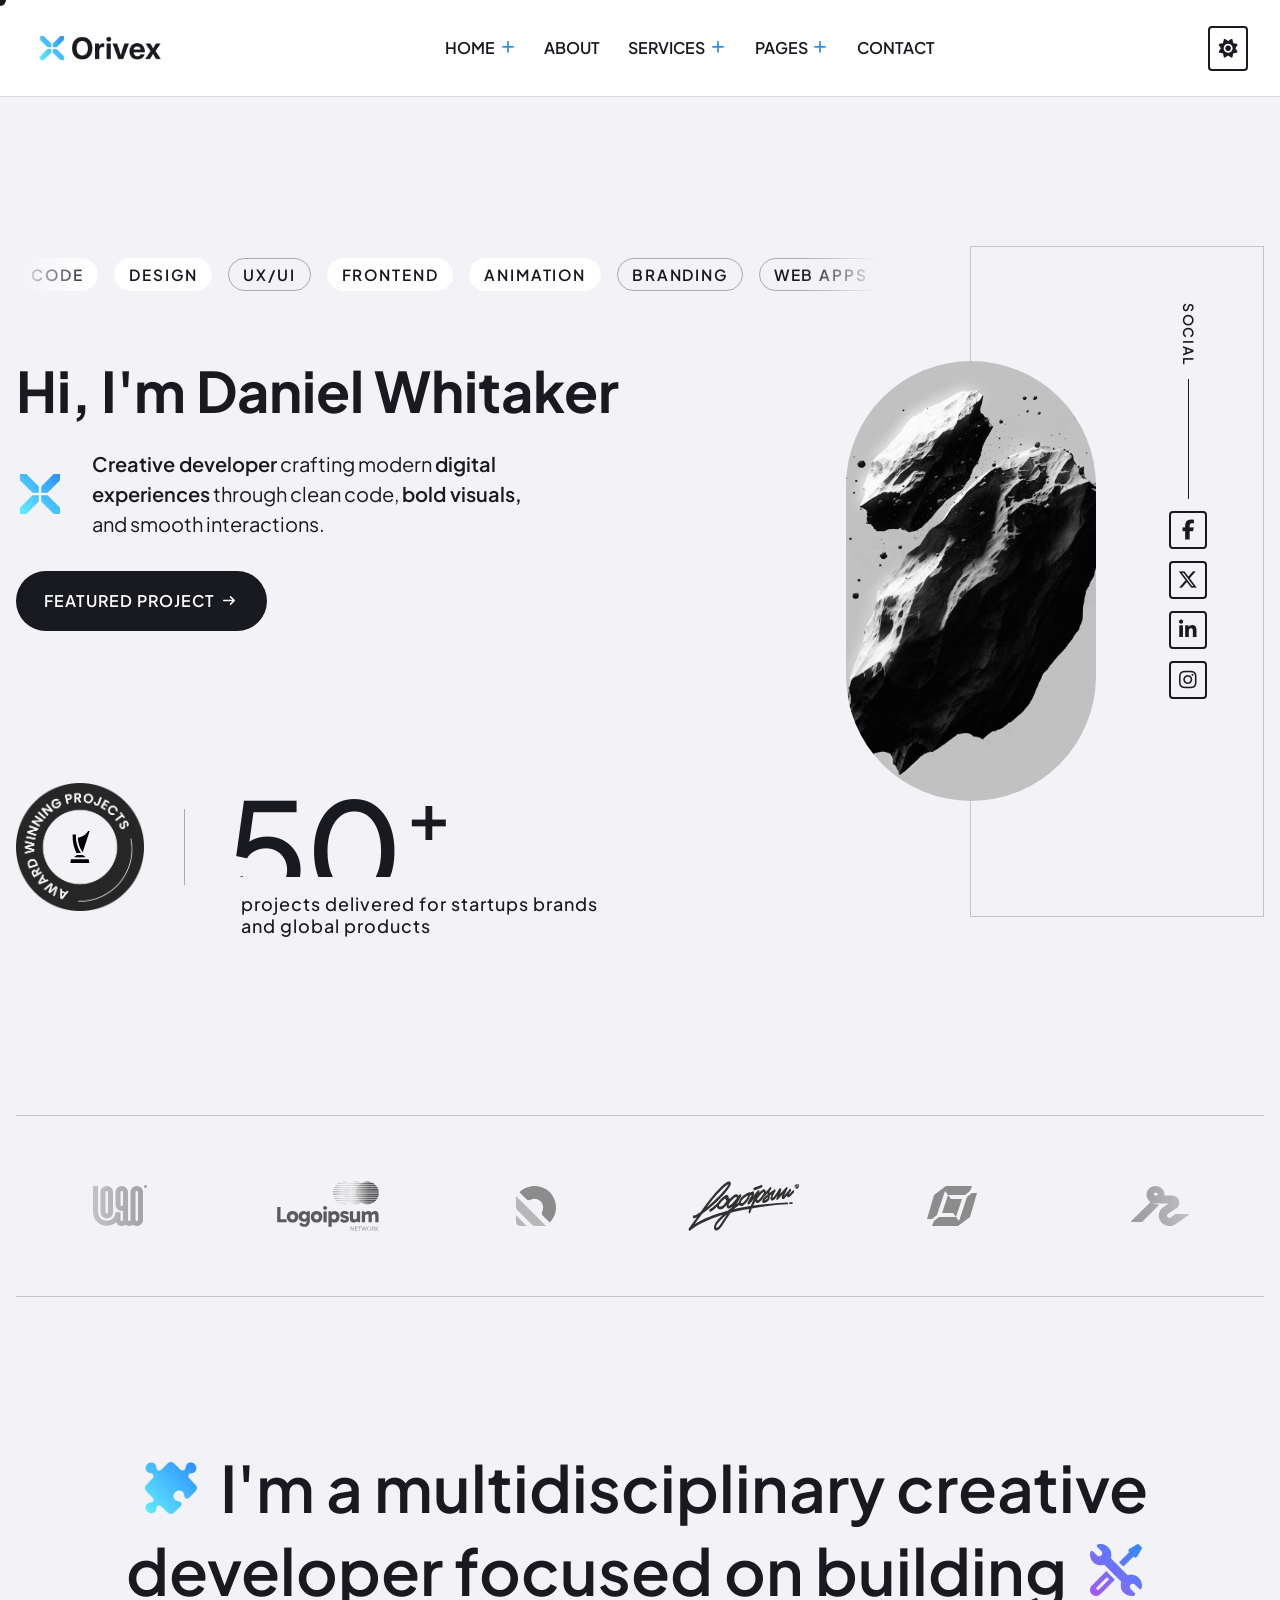
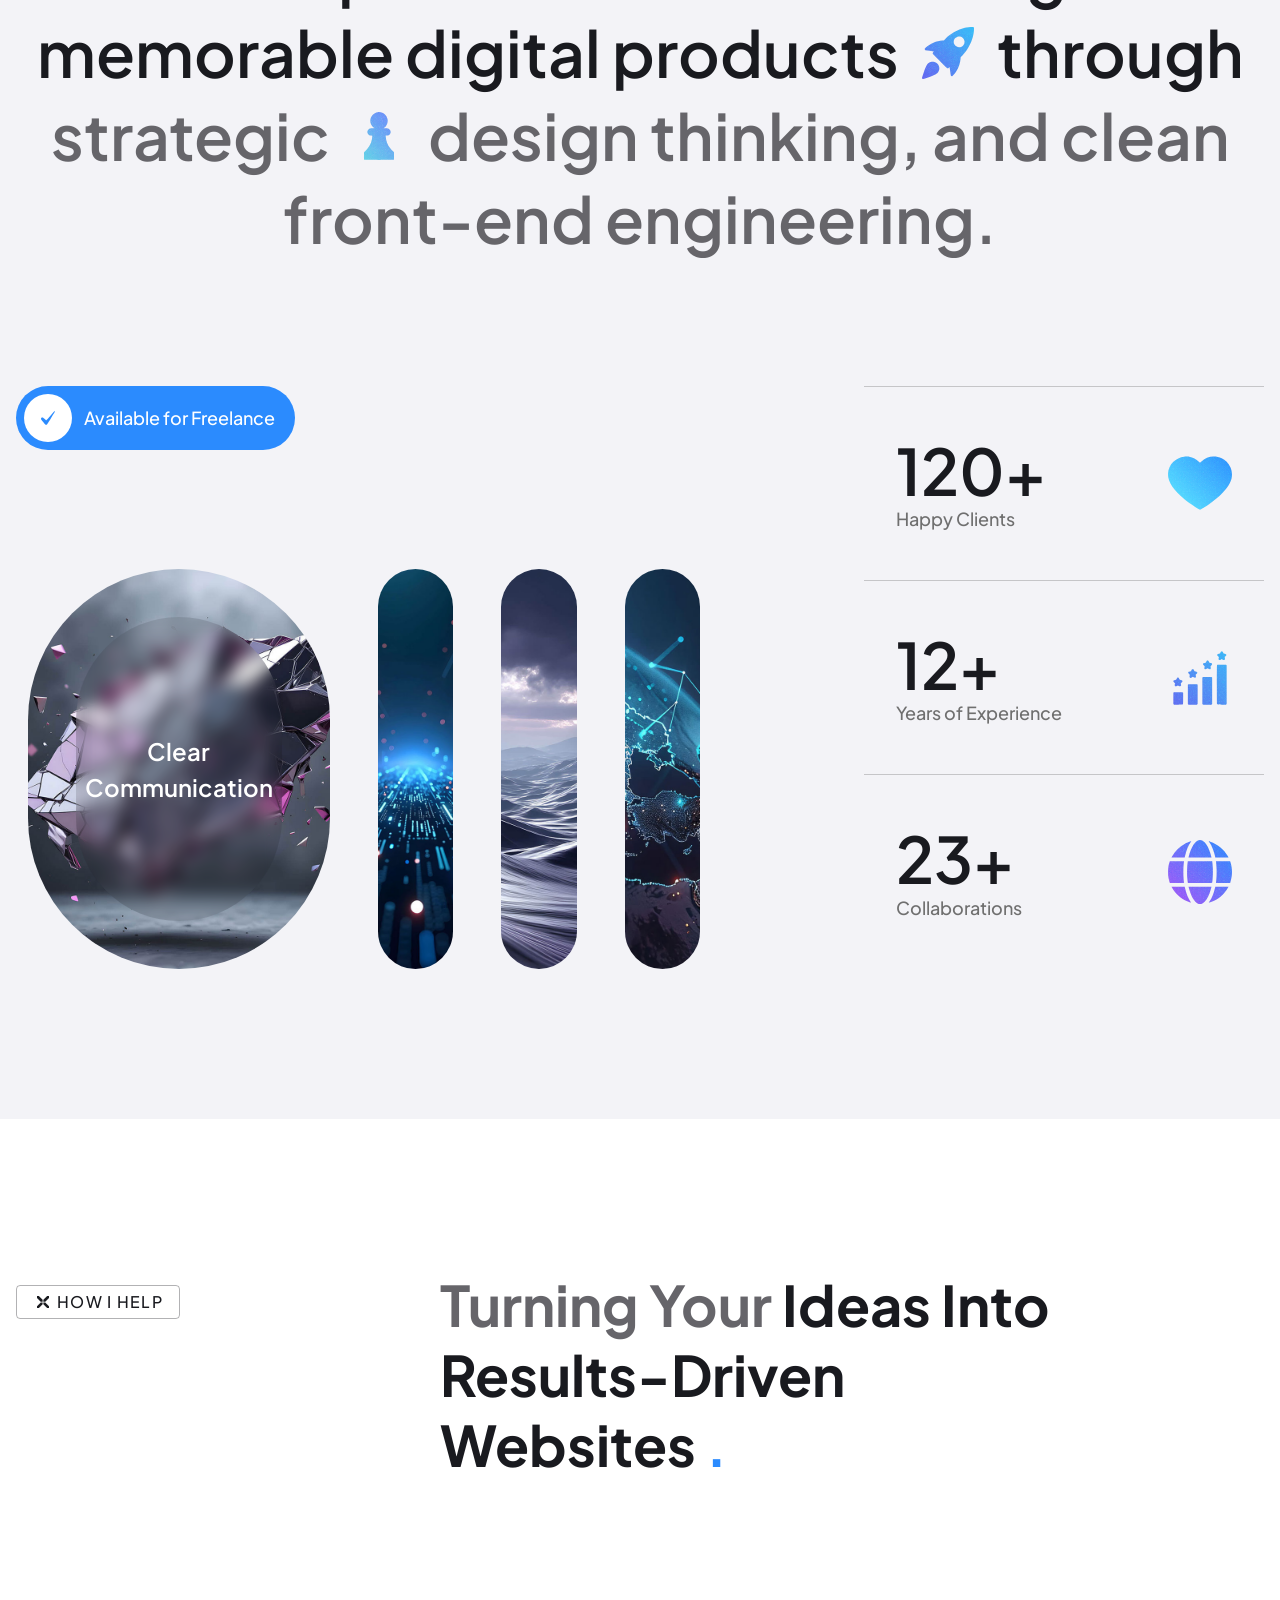
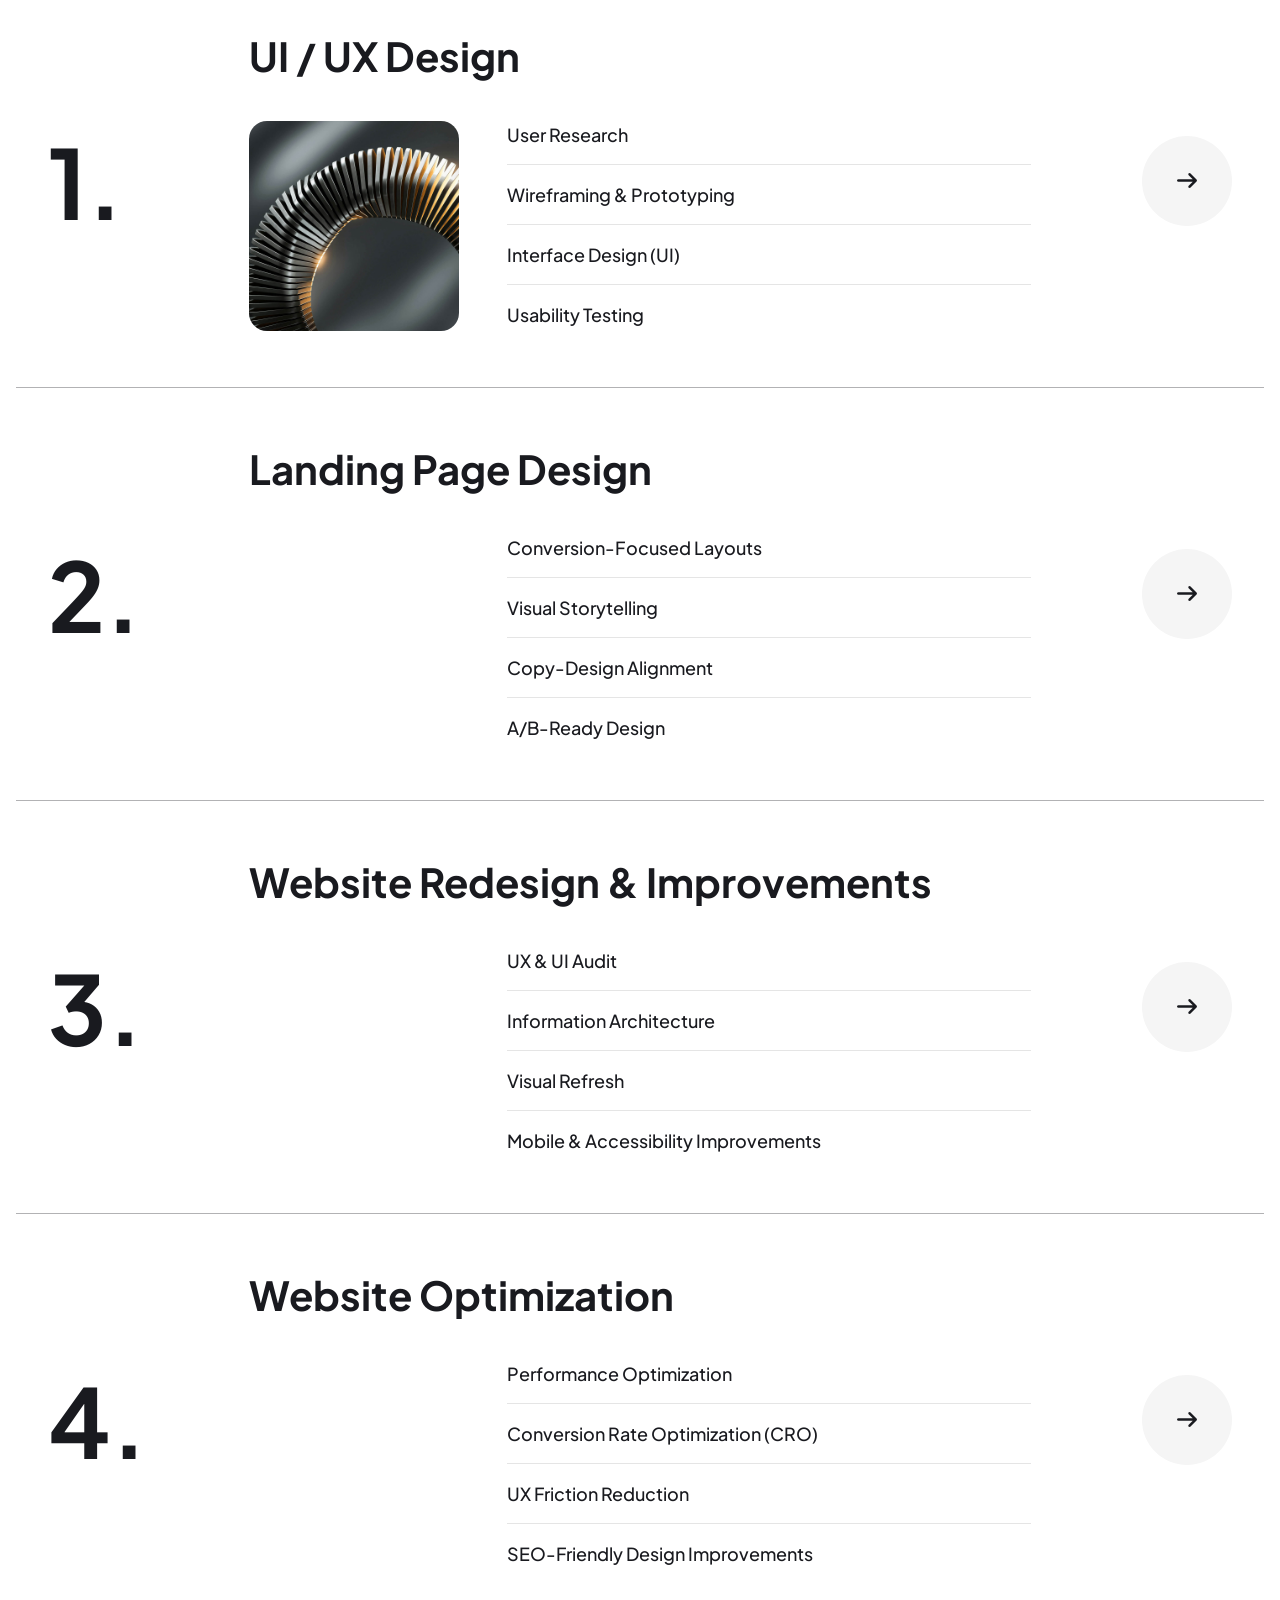
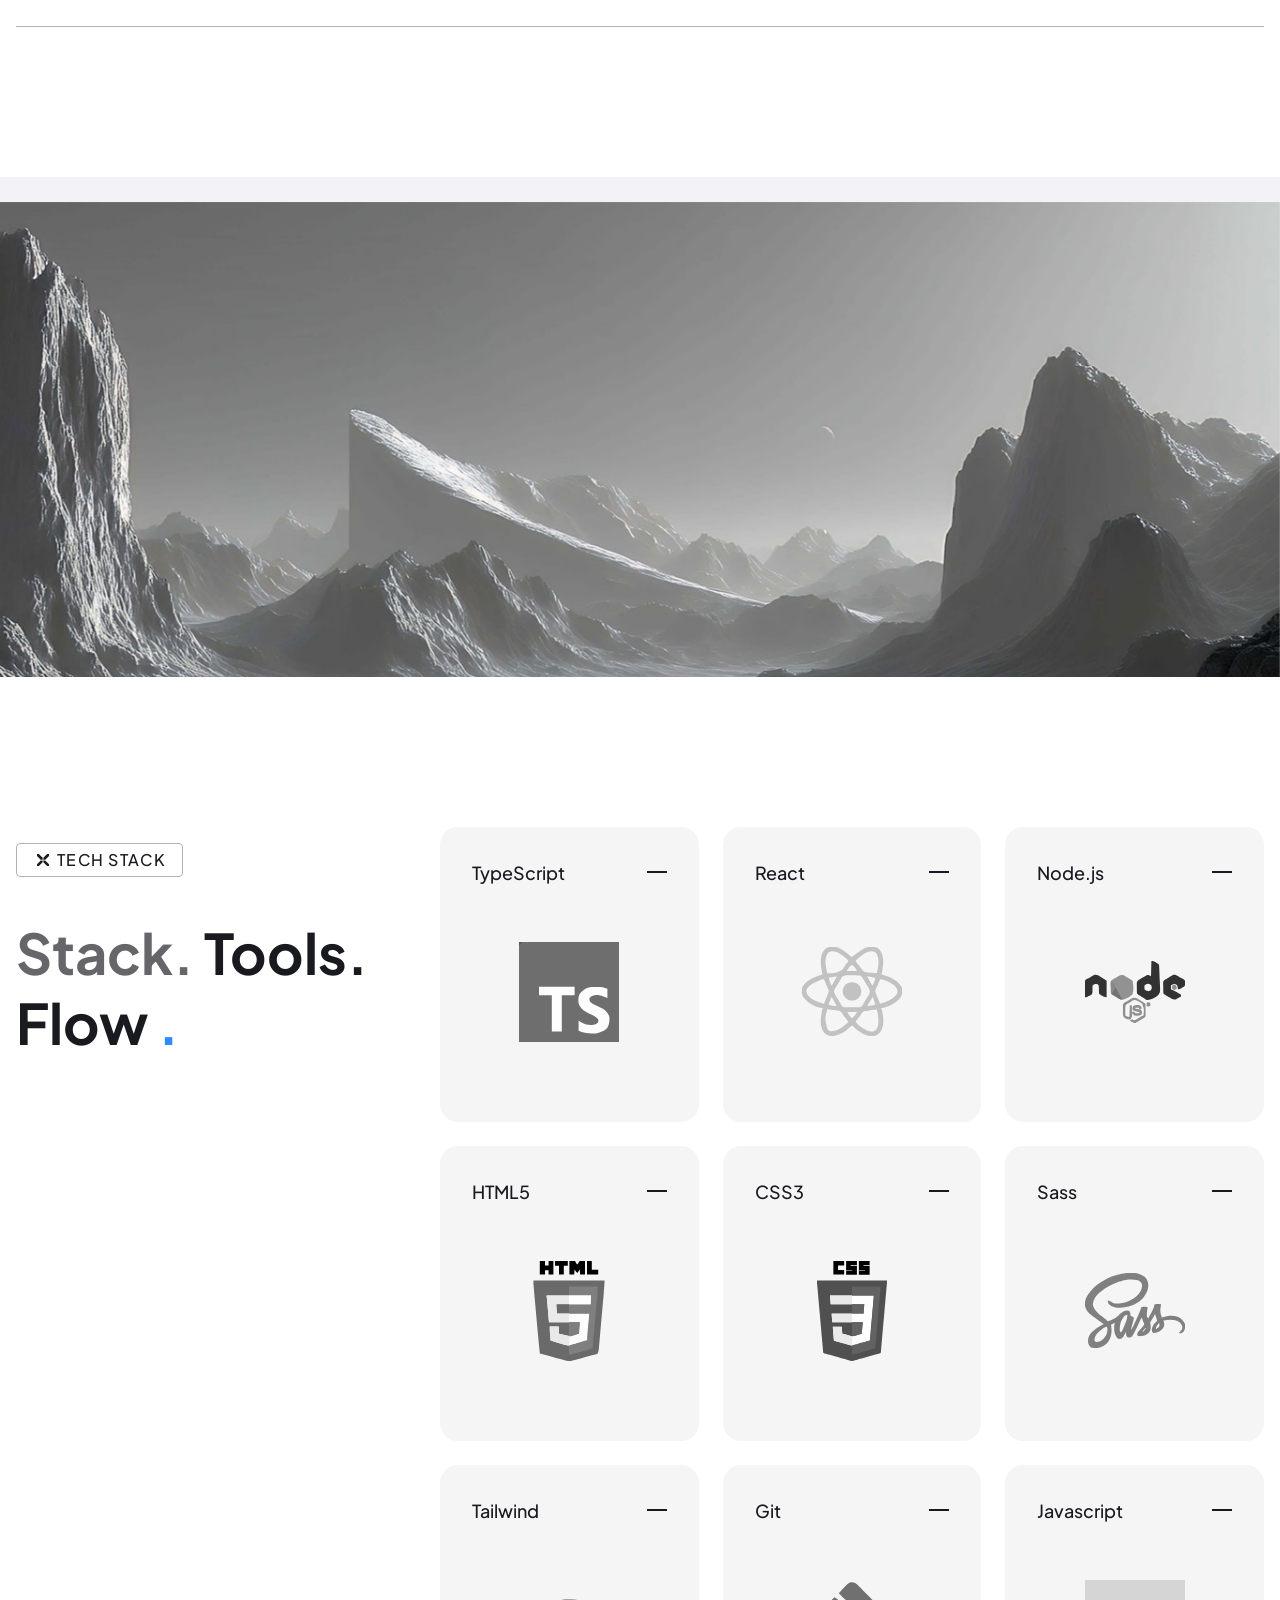
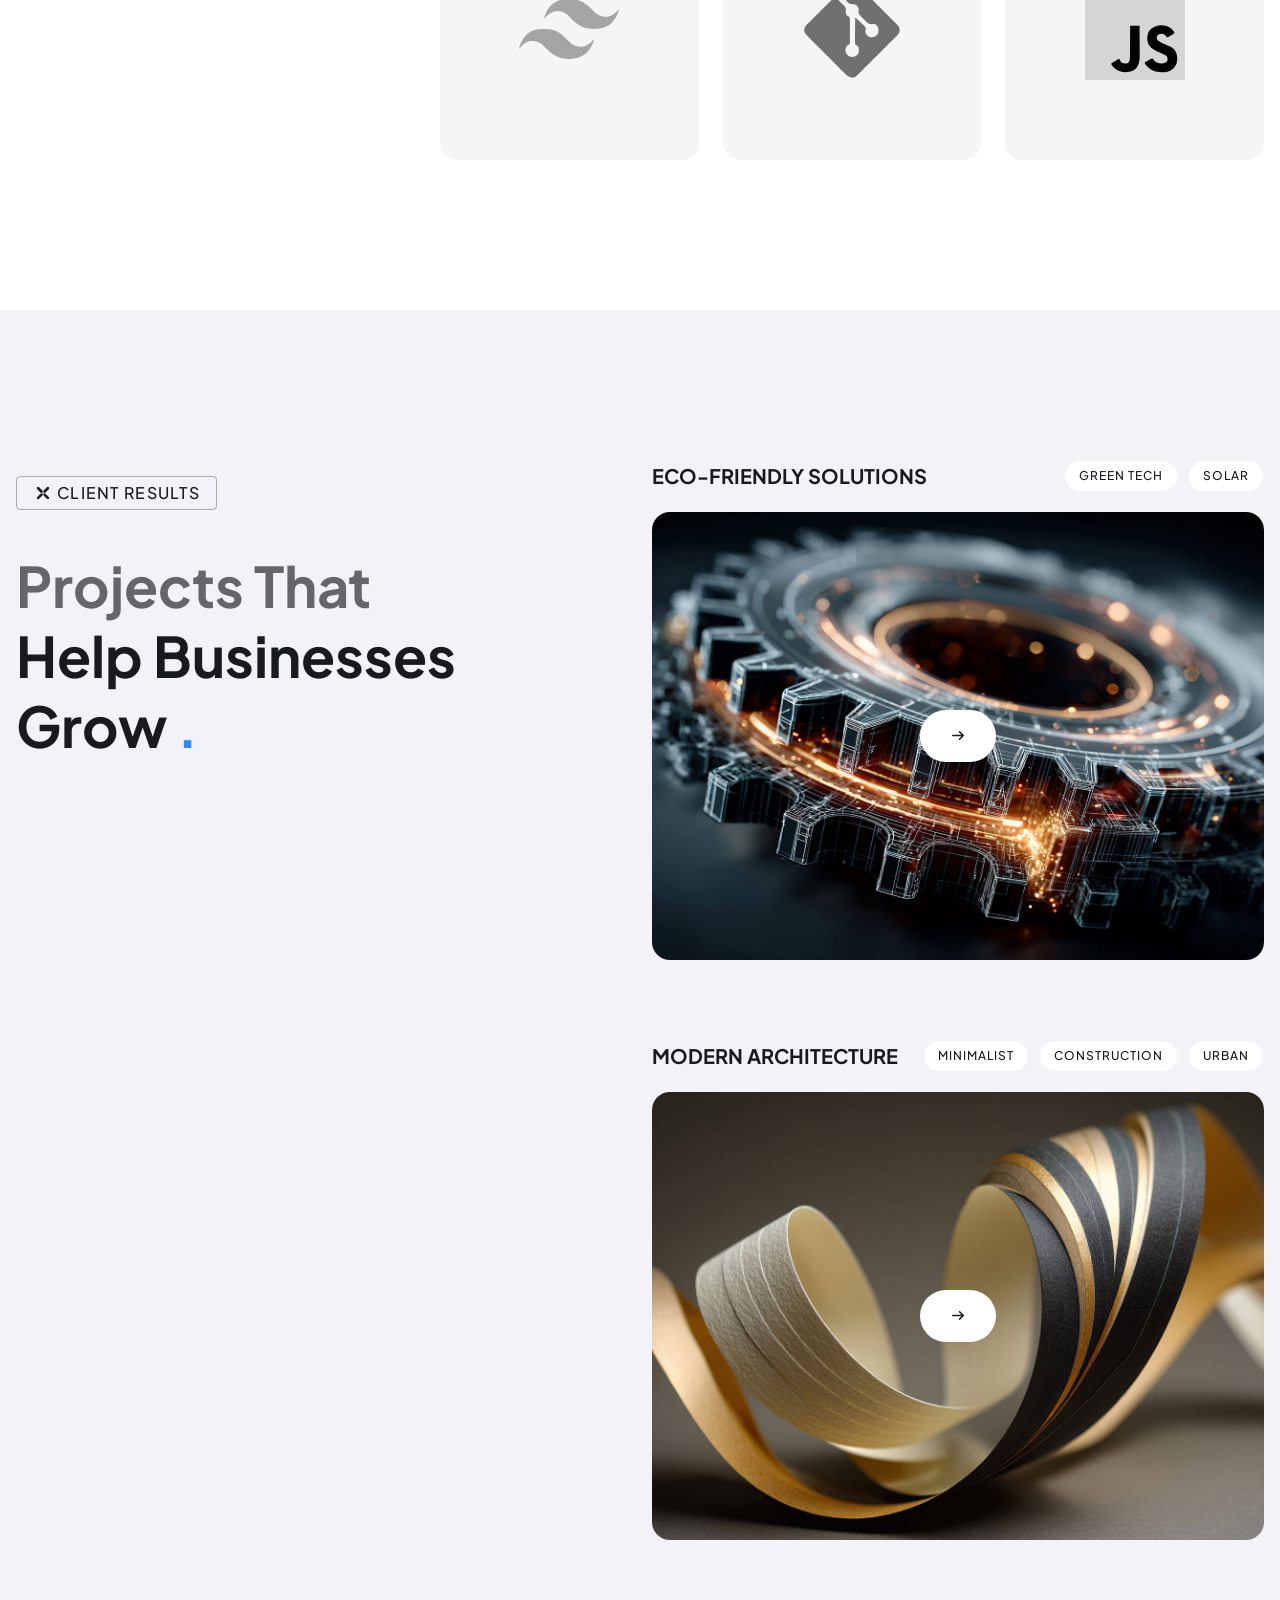
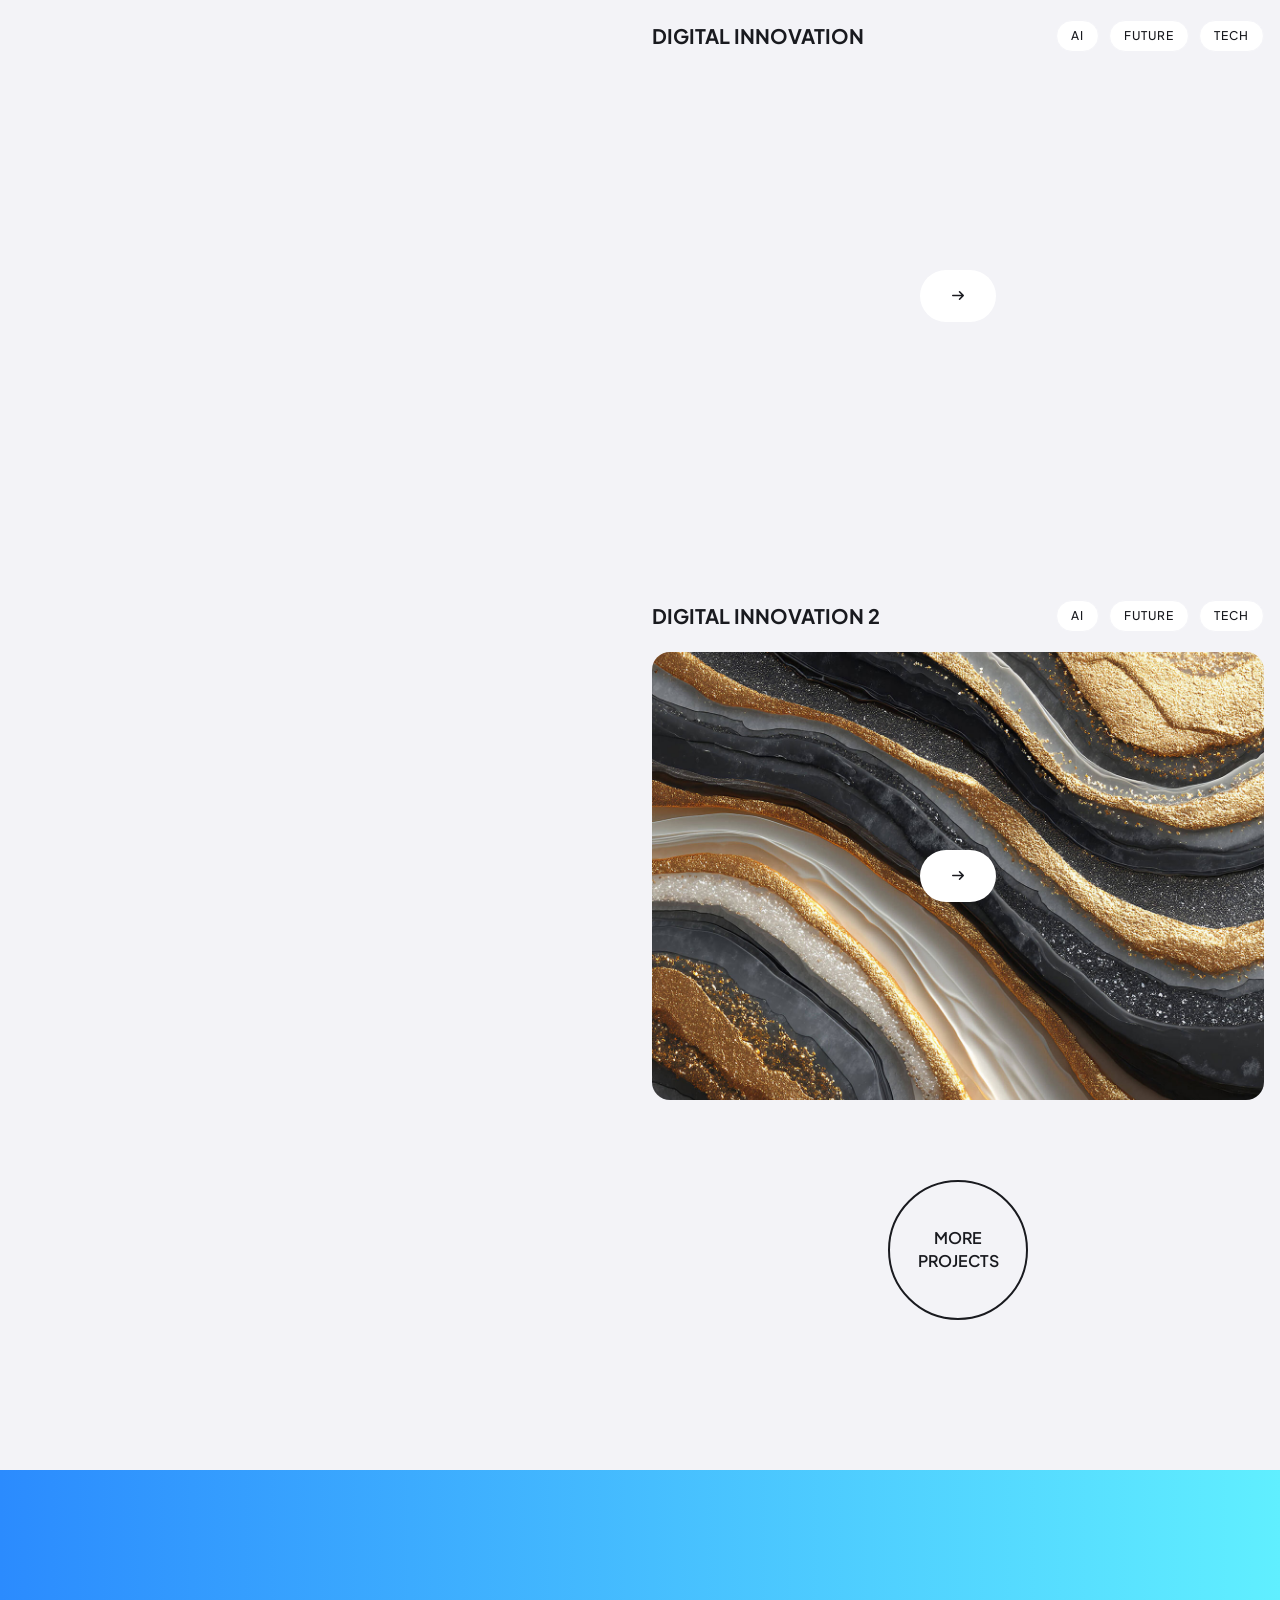
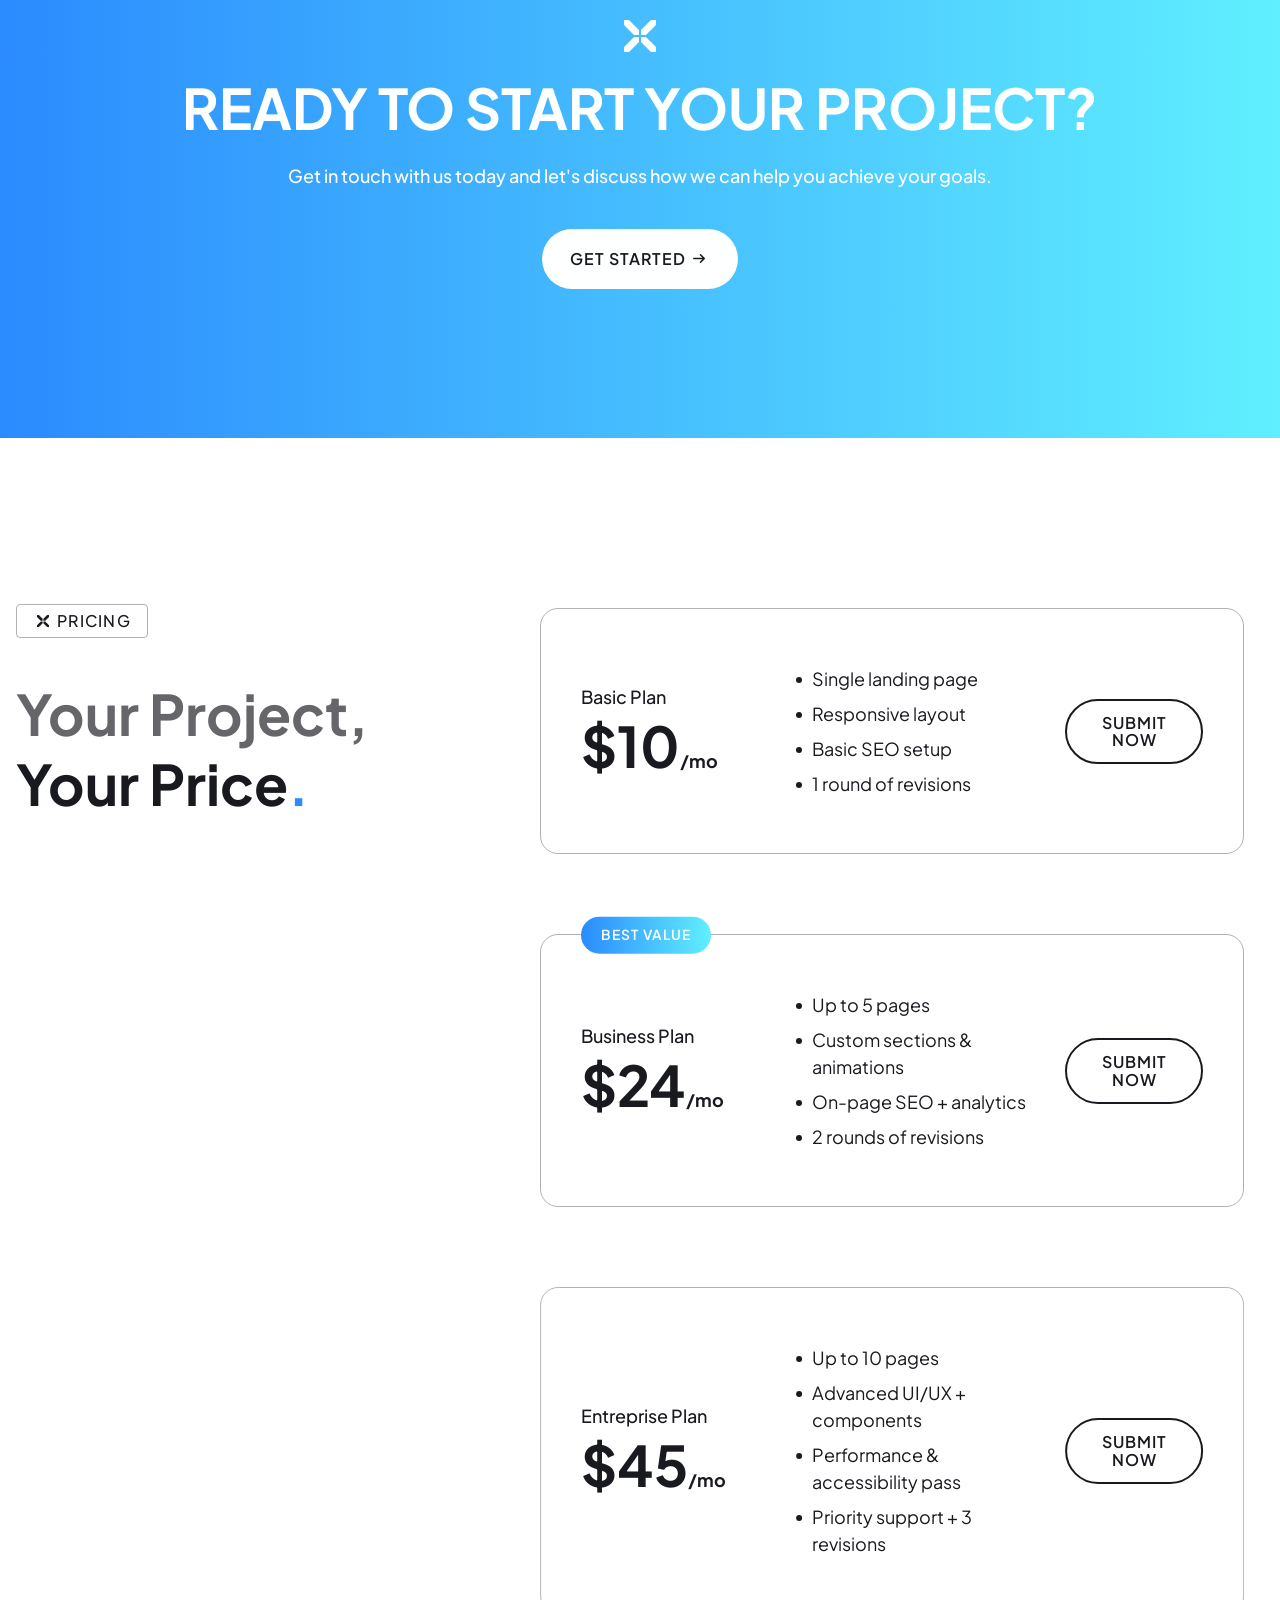
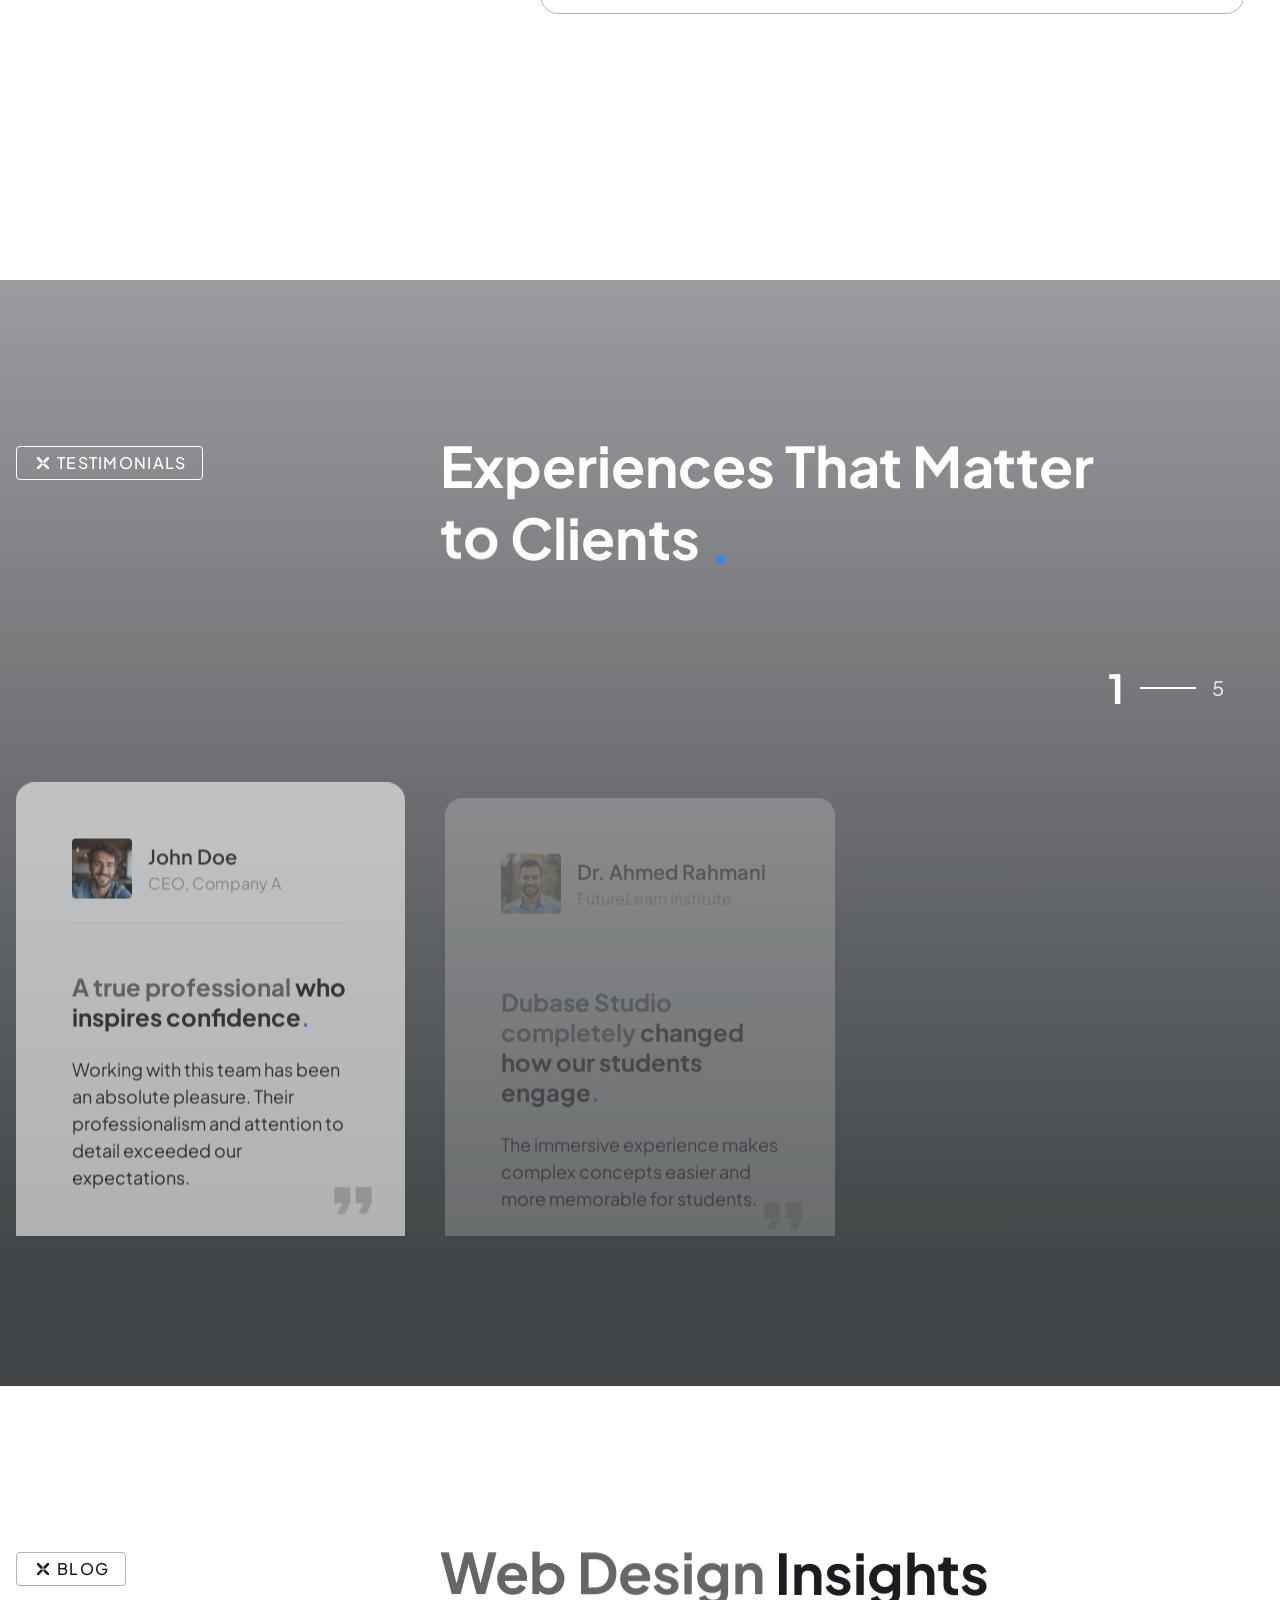
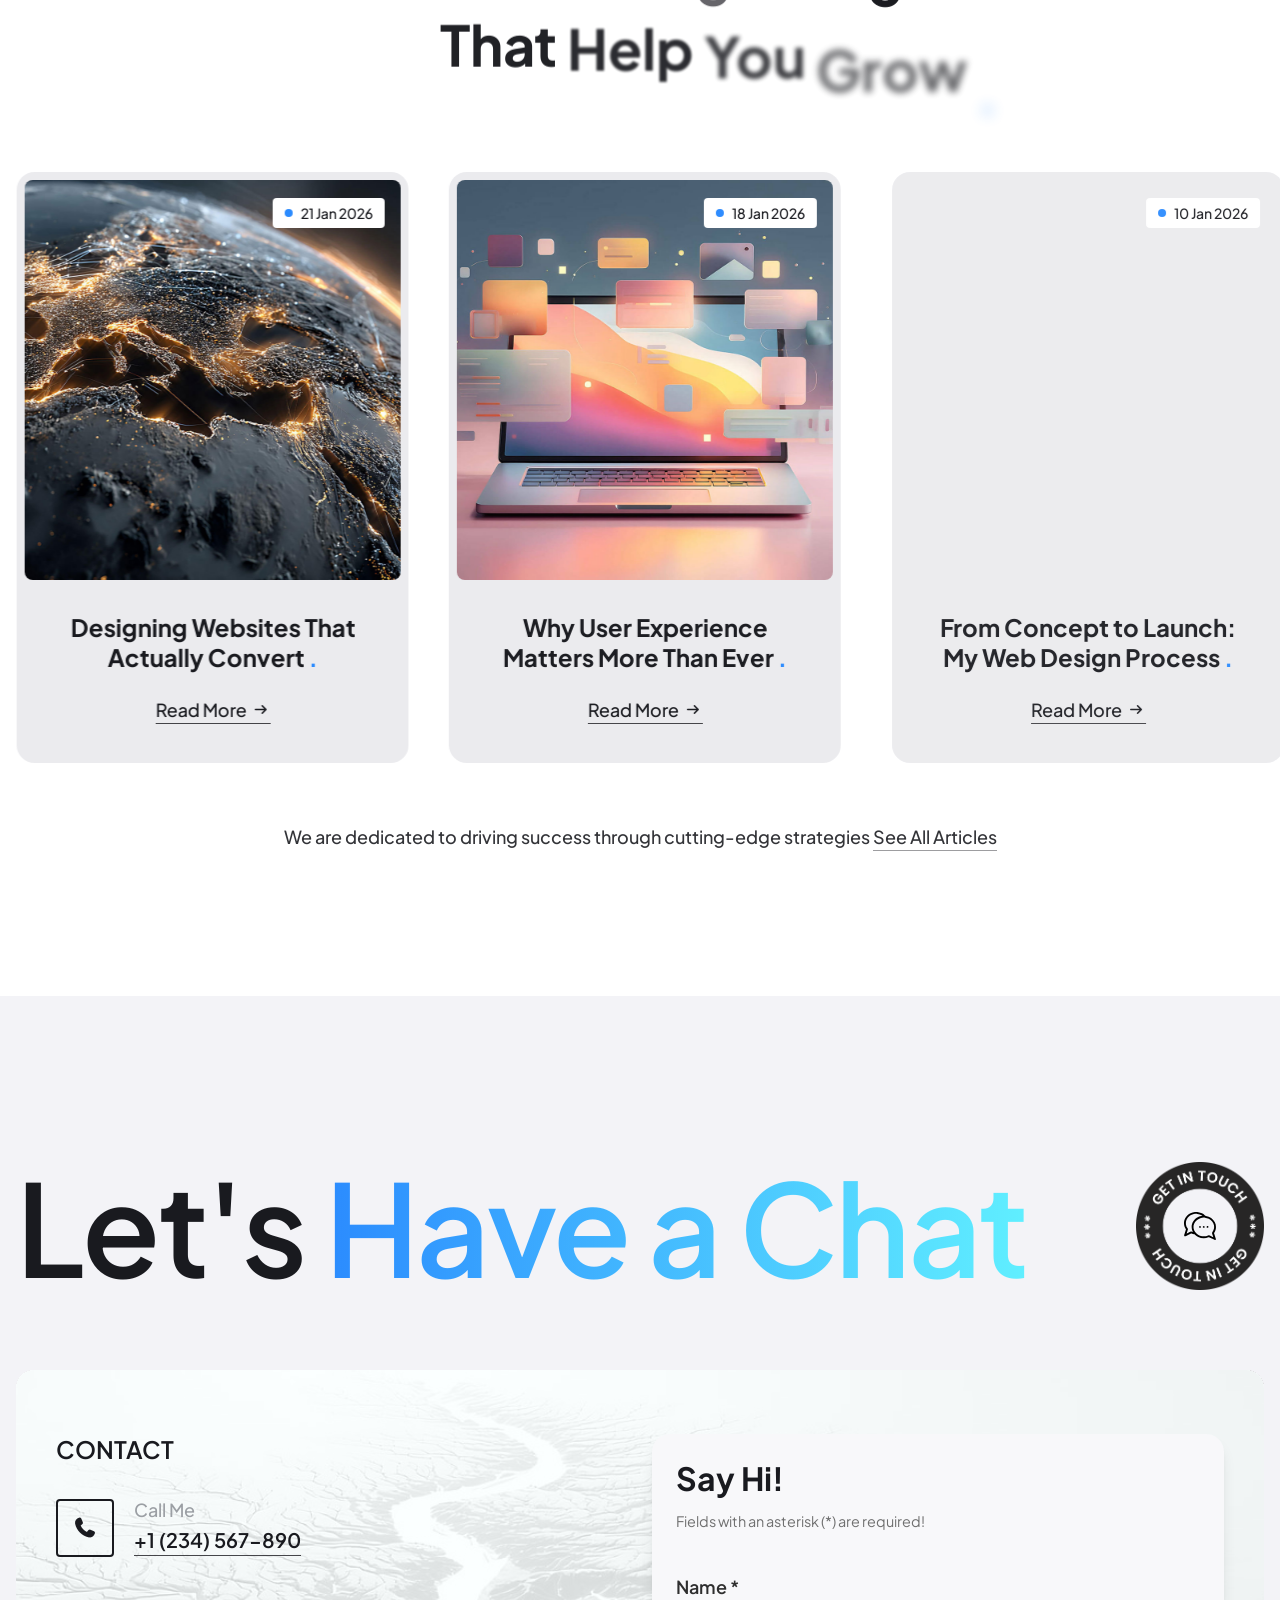
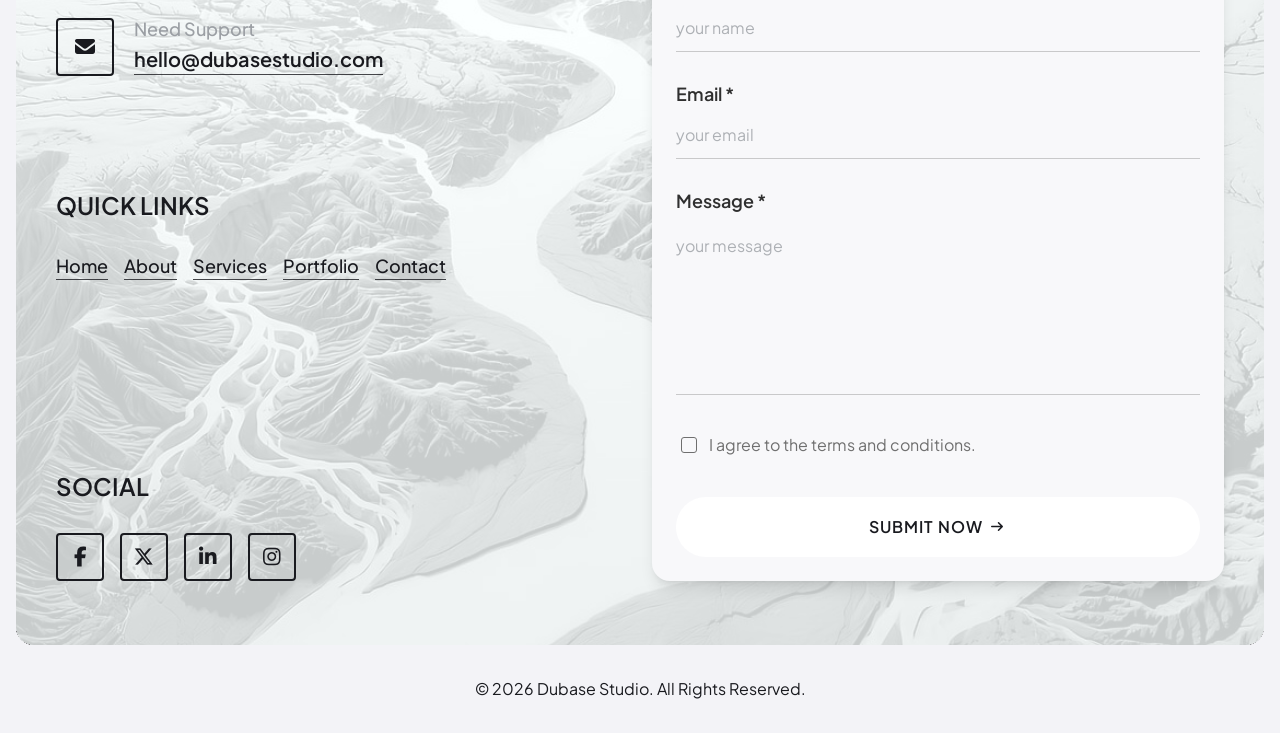
<file: index-creative-developer.html>
﻿<!doctype html>
<html lang="en">
<head>
    <meta charset="UTF-8" />

    <!-- Meta Viewport -->
    <meta name="viewport" content="width=device-width, initial-scale=1" />

    <!-- Page Title -->
    <title>
      Creative Developer | Dubase Studio - Personal Portfolio HTML Template
    </title>

    <!-- Meta Tags -->
    <meta
      name="description"
      content="Personal portfolio showcasing my work, services, and projects. Creative professional with expertise in design and development. View my experience, skills, and get in touch."
    />
    <meta
      name="keywords"
      content="personal portfolio, creative portfolio, web design, graphic design, freelancer, projects, services, about me, contact"
    />
    <meta name="author" content="Dubase Studio" />

    <!-- Browser Color -->
    <meta
      name="theme-color"
      content="#f3f3f7"
      media="(prefers-color-scheme: light)"
    />
    <meta
      name="theme-color"
      content="#0d0d0f"
      media="(prefers-color-scheme: dark)"
    />

    <!-- Favicon -->
    <link
      rel="icon"
      type="image/png"
      href="images/branding/favicon/favicon-96x96.png"
      sizes="96x96"
    />
    <link
      rel="icon"
      type="image/svg+xml"
      href="images/branding/favicon/favicon.svg"
    />
    <link rel="shortcut icon" href="images/branding/favicon/favicon.ico" />
    <link
      rel="apple-touch-icon"
      sizes="180x180"
      href="images/branding/favicon/apple-touch-icon.png"
    />
    <link rel="manifest" href="images/branding/favicon/site.webmanifest" />

    <!-- Google Fonts Css-->
    <link rel="preconnect" href="https://fonts.googleapis.com/" />
    <link rel="preconnect" href="https://fonts.gstatic.com/" crossorigin />
    <link
      href="https://fonts.googleapis.com/css2?family=Plus+Jakarta+Sans:ital,wght@0,200..800;1,200..800&amp;display=swap"
      rel="stylesheet"
    />

    <!-- Bootstrap CSS -->
    <link href="css/bootstrap.min.css" rel="stylesheet" media="screen" />
    <!-- Font Awesome Css-->
    <link href="css/all.min.css" rel="stylesheet" media="screen" />
    <!-- Swiper Css-->
    <link href="css/swiper-bundle.css" rel="stylesheet" media="screen" />
    <!-- Magnific Popup Css-->
    <link rel="stylesheet" href="css/magnific-popup.css" />

    <!-- Custom Style -->
    <link rel="stylesheet" href="css/style.css" />
    <link rel="stylesheet" href="css/theme-switcher.css" />
  </head>

  <body>
    <!--
      ==========================================================================
      Home Page Structure
      1) Accessibility Helpers
      2) Global Header / Navigation
      3) Main Content:
         - Hero
         - Brands
         - About
         - Services
         - Divider Image
         - Tech Stack
         - Projects
         - CTA
         - Pricing
         - Testimonials
         - Blog
      4) Global Footer
      5) Utilities (Back to Top)
      6) Vendor & Custom Scripts
      ==========================================================================
    -->

    <!-- Preloader Start -->
    <div
      id="preloader"
      class="preloader"
      role="status"
      aria-live="polite"
      aria-busy="true"
    >
      <span class="visually-hidden">Loading, please wait</span>

      <div class="preloader__spinner" aria-hidden="true">
        <span class="preloader__dot"></span>
        <span class="preloader__dot"></span>
        <span class="preloader__dot"></span>
      </div>
    </div>
    <!-- Preloader End -->

    <!-- Skip content -->
    <a href="#main-content" class="visually-hidden">Skip to main content</a>

    <!-- Dot follower -->
    <div class="follow-dot" aria-hidden="true"></div>

    <!-- ===================================================== -->
    <!-- Header Section -->
    <!-- Description: Main navigation header with logo, menu, theme switcher, and CTA -->
    <!-- Features: Responsive navbar, dropdown menus, mobile menu system, theme toggle -->
    <!-- Includes: Accessibility support (ARIA), mobile overlay system, submenu controls -->
    <!-- ===================================================== -->

    <!-- Header Start -->
    <header class="header-container">
      <!-- ===================================================== -->
      <!-- Navigation Wrapper -->
      <!-- ===================================================== -->
      <nav class="header-nav" aria-label="Main navigation">
        <!-- ===================================================== -->
        <!-- Logo Start -->
        <!-- ===================================================== -->
        <a href="index.html" aria-label="Dubase Studio Homepage">
          <img
            src="images/branding/logo/logo-main.png"
            data-light-src="images/branding/logo/logo-main.png"
            data-dark-src="images/branding/logo/logo-light.png"
            alt="Dubase Studio Logo"
            class="header-nav__logo"
          />
        </a>
        <!-- Logo End -->

        <!-- ===================================================== -->
        <!-- Navigation Menu Container (Desktop + Mobile) -->
        <!-- ===================================================== -->
        <div
          id="menu-container"
          class="header-nav__menu-wrapper"
          role="navigation"
          data-lenis-prevent="true"
          tabindex="-1"
          aria-label="Mobile navigation"
          inert
        >
          <!-- ===================================================== -->
          <!-- Mobile Header (Logo + Close Button) -->
          <!-- ===================================================== -->
          <div class="header-nav__mobile-header">
            <img
              src="images/branding/logo/logo-main.png"
              data-light-src="images/branding/logo/logo-main.png"
              data-dark-src="images/branding/logo/logo-light.png"
              alt="Dubase Studio Logo"
              class="header-nav__logo--mobile"
            />

            <!-- Close Mobile Menu -->
            <button
              id="close-menu-button"
              class="btn btn--outline navbar__menu-button"
              type="button"
              aria-label="Close menu"
              aria-controls="menu-container"
            >
              <i class="fa-solid fa-xmark" aria-hidden="true"></i>
            </button>
          </div>
          <!-- Mobile Header End -->

          <!-- ===================================================== -->
          <!-- Primary Navigation Menu -->
          <!-- ===================================================== -->
          <ul class="header-nav__menu">
            <!-- ========================= -->
            <!-- Home Dropdown -->
            <!-- ========================= -->
            <li class="navbar__menu-item">
              <button
                type="button"
                aria-expanded="false"
                aria-controls="submenu-home"
                data-submenu-toggle
              >
                Home
                <i
                  class="fa-solid fa-plus header-nav__menu-icon"
                  aria-hidden="true"
                ></i>
              </button>

              <ul
                id="submenu-home"
                class="header-nav__submenu"
                aria-label="Home submenu"
              >
                <li><a href="index.html">Web Designer</a></li>
                <li>
                  <a href="index-creative-developer.html">Creative Developer</a>
                </li>
                <li>
                  <a href="index-personal-portfolio.html">Personal Portfolio</a>
                </li>
              </ul>
            </li>

            <!-- About Link -->
            <li class="navbar__menu-item">
              <a href="about.html">About</a>
            </li>

            <!-- ========================= -->
            <!-- Services Dropdown -->
            <!-- ========================= -->
            <li class="navbar__menu-item">
              <button
                type="button"
                aria-expanded="false"
                aria-controls="submenu-services"
                data-submenu-toggle
              >
                Services
                <i
                  class="fa-solid fa-plus header-nav__menu-icon"
                  aria-hidden="true"
                ></i>
              </button>

              <ul
                id="submenu-services"
                class="header-nav__submenu"
                aria-label="Services submenu"
              >
                <li><a href="services-list.html">Services List</a></li>
                <li><a href="service-details.html">Service Details</a></li>
              </ul>
            </li>

            <!-- ========================= -->
            <!-- Pages Dropdown -->
            <!-- ========================= -->
            <li class="navbar__menu-item">
              <button
                type="button"
                aria-expanded="false"
                aria-controls="submenu-pages"
                data-submenu-toggle
              >
                Pages
                <i
                  class="fa-solid fa-plus header-nav__menu-icon"
                  aria-hidden="true"
                ></i>
              </button>

              <ul
                id="submenu-pages"
                class="header-nav__submenu"
                aria-label="Pages submenu"
              >
                <li><a href="testimonials.html">Testimonials</a></li>
                <li><a href="projects.html">Projects</a></li>
                <li><a href="project-details.html">Project Details</a></li>
                <li><a href="blog-list.html">Blog List</a></li>
                <li><a href="blog-details.html">Blog Details</a></li>
                <li><a href="pricing.html">Pricing</a></li>
                <li><a href="faq.html">FAQ</a></li>
                <li><a href="404.html">404</a></li>
              </ul>
            </li>

            <!-- Contact Link -->
            <li class="navbar__menu-item">
              <a href="contact.html">Contact</a>
            </li>
          </ul>

          <!-- ===================================================== -->
          <!-- Mobile Extra Info Section -->
          <!-- ===================================================== -->
          <div class="header-nav__social-wrapper--mobile">
            <!-- Contact Info -->
            <div class="navbar__mobile-contact">
              <p class="navbar__section-label">Get in Touch</p>

              <div class="navbar__address">
                <p>USA, California - 90210 Str. Sunset Boulevard 45</p>
              </div>

              <div class="navbar__phone">
                <a class="link" href="tel:+1234567890">+1 234 567 890</a>
              </div>

              <div class="navbar__email">
                <a class="link" href="mailto:hello@dubasestudio.com"
                  >hello@dubasestudio.com</a
                >
              </div>
            </div>

            <!-- Social Links -->
            <p class="navbar__section-label">Let's Connect</p>

            <div class="navbar__mobile-social-container">
              <a
                href="#"
                class="btn btn--social"
                aria-label="Visit our Facebook page"
              >
                <i class="fab fa-facebook-f" aria-hidden="true"></i>
              </a>

              <a
                href="#"
                class="btn btn--social"
                aria-label="Visit our Twitter Profile"
              >
                <i class="fab fa-x-twitter" aria-hidden="true"></i>
              </a>

              <a
                href="#"
                class="btn btn--social"
                aria-label="Visit our LinkedIn Profile"
              >
                <i class="fab fa-linkedin-in" aria-hidden="true"></i>
              </a>

              <a
                href="#"
                class="btn btn--social"
                aria-label="Visit our Instagram Profile"
              >
                <i class="fab fa-instagram" aria-hidden="true"></i>
              </a>
            </div>
          </div>
        </div>

        <!-- ===================================================== -->
        <!-- CTA Section -->
        <!-- ===================================================== -->
        <div class="header-nav__cta">
          <!-- Theme Switcher Button -->
          <button
            id="theme-switcher-btn"
            class="theme-switcher"
            type="button"
            aria-label="Toggle dark/light theme"
            aria-pressed="false"
          >
            <span class="theme-switcher__icon theme-switcher__icon--light">
              <i class="fa-solid fa-sun"></i>
            </span>
            <span class="theme-switcher__icon theme-switcher__icon--dark">
              <i class="fa-solid fa-moon"></i>
            </span>
          </button>

          <!-- Theme State Inputs -->
          <input
            type="radio"
            id="theme-switcher-light"
            name="theme"
            value="light"
            hidden
          />
          <input
            type="radio"
            id="theme-switcher-dark"
            name="theme"
            value="dark"
            hidden
          />

          <!-- Open Menu Button -->
          <button
            id="open-menu-button"
            class="btn btn--outline navbar__menu-button"
            type="button"
            aria-label="Open menu"
            aria-expanded="false"
            aria-controls="menu-container"
          >
            <i class="fa-solid fa-bars-staggered" aria-hidden="true"></i>
          </button>
        </div>
        <!-- CTA End -->

        <!-- Overlay -->
        <div id="overlay" class="header-nav__overlay" role="presentation"></div>
      </nav>
    </header>
    <!-- Header End -->

    <!-- ===================================================== -->
    <!-- End Header Section -->
    <!-- ===================================================== -->

    <main id="main-content">
      <!-- ===================================================== -->
      <!-- Hero Section Start -->
      <!-- Creative Developer Hero with scrolling tags, intro, and social links -->
      <!-- ===================================================== -->
      <section class="hero-dev">
        <!-- Container: Hero Layout Wrapper -->
        <div class="container">
          <div class="hero-dev__grid">
            <!-- ====================================== -->
            <!-- Hero Left Column -->
            <!-- Intro, Tags, CTA, Badge -->
            <!-- ====================================== -->
            <div class="hero-dev__col hero-dev__col--left">
              <div class="hero-dev__left">
                <!-- Scrolling Tags Start -->
                <!-- Infinite horizontal scrolling expertise tags -->
                <div class="scrolling-tags">
                  <div class="scrolling-tags__track">
                    <!-- Tags Row 01 -->
                    <div class="scrolling-tags__content" aria-hidden="true">
                      <span
                        class="tag scrolling-tags__item scrolling-tags__item--white"
                        >Code</span
                      >
                      <span
                        class="tag scrolling-tags__item scrolling-tags__item--white"
                        >Design</span
                      >
                      <span
                        class="tag scrolling-tags__item scrolling-tags__item--outline"
                        >UX/UI</span
                      >
                      <span
                        class="tag scrolling-tags__item scrolling-tags__item--white"
                        >Frontend</span
                      >
                      <span
                        class="tag scrolling-tags__item scrolling-tags__item--white"
                        >Animation</span
                      >
                      <span
                        class="tag scrolling-tags__item scrolling-tags__item--outline"
                        >Branding</span
                      >
                      <span
                        class="tag scrolling-tags__item scrolling-tags__item--outline"
                        >Web Apps</span
                      >
                    </div>

                    <!-- Tags Row 02 (Duplicate for seamless loop) -->
                    <div class="scrolling-tags__content" aria-hidden="true">
                      <span
                        class="tag scrolling-tags__item scrolling-tags__item--white"
                        >Code</span
                      >
                      <span
                        class="tag scrolling-tags__item scrolling-tags__item--white"
                        >Design</span
                      >
                      <span
                        class="tag scrolling-tags__item scrolling-tags__item--outline"
                        >UX/UI</span
                      >
                      <span
                        class="tag scrolling-tags__item scrolling-tags__item--outline"
                        >Frontend</span
                      >
                      <span
                        class="tag scrolling-tags__item scrolling-tags__item--white"
                        >Animation</span
                      >
                      <span
                        class="tag scrolling-tags__item scrolling-tags__item--outline"
                        >Branding</span
                      >
                      <span
                        class="tag scrolling-tags__item scrolling-tags__item--white"
                        >Web Apps</span
                      >
                    </div>
                  </div>
                </div>
                <!-- Scrolling Tags End -->

                <!-- Hero Title -->
                <h1>Hi, I'm Daniel Whitaker</h1>

                <!-- Hero Description Start -->
                <div class="hero-dev__description">
                  <img
                    src="images/hero/decor/hero-shape-03.svg"
                    alt=""
                    class="hero-dev__description-shape"
                    aria-hidden="true"
                  />
                  <p class="hero-dev__description-text">
                    <span>Creative developer</span> crafting modern
                    <span>digital experiences</span> through clean code,
                    <span>bold visuals,</span> and smooth interactions.
                  </p>
                </div>
                <!-- Hero Description End -->

                <!-- Hero CTA Start -->
                <!-- Call-to-action button linking to featured project -->
                <div class="hero-dev__cta-wrapper">
                  <a
                    class="btn-default btn-default--dark"
                    href="project-details.html"
                  >
                    <span class="btn-default-inner">
                      <span data-hover="Featured Project"
                        >Featured Project</span
                      >
                    </span>
                    <span class="btn-icon">
                      <i class="fa-solid fa-arrow-right" aria-hidden="true"></i>
                    </span>
                  </a>
                </div>
                <!-- Hero CTA End -->

                <!-- Hero Badge Start -->
                <!-- Achievement badge with rotating graphic and stats -->
                <div class="hero-dev__badge-wrapper">
                  <!-- Rotating Badge Visual -->
                  <div class="badge-rotator">
                    <img
                      class="badge-rotator__icon"
                      src="images/hero/decor/hero-award-icon-dark.svg"
                      data-light-src="images/hero/decor/hero-award-icon-dark.svg"
                      data-dark-src="images/hero/decor/hero-award-icon-light.svg"
                      alt="Chat icon"
                    />
                    <img
                      class="badge-rotator__img"
                      src="images/hero/badges/hero-badge-dark.png"
                      data-light-src="images/hero/badges/hero-badge-dark.png"
                      data-dark-src="images/hero/badges/hero-badge-light.png"
                      alt="Quality badge"
                    />
                  </div>

                  <!-- Visual Separator -->
                  <span
                    class="hero-dev__badge-separator"
                    aria-hidden="true"
                  ></span>

                  <!-- Badge Stats -->
                  <div class="hero-dev__badge-number">
                    50<span class="hero-dev__badge-plus" aria-hidden="true"
                      >+</span
                    >
                    <div class="hero-dev__badge-note">
                      projects delivered for startups brands and global products
                    </div>
                  </div>
                </div>
                <!-- Hero Badge End -->
              </div>
            </div>
            <!-- Hero Left Column End -->

            <!-- ====================================== -->
            <!-- Hero Right Column -->
            <!-- Image + Social Links -->
            <!-- ====================================== -->
            <div class="hero-dev__col hero-dev__col--right">
              <div class="hero-dev__right">
                <!-- Hero Image -->
                <img
                  src="images/hero/backgrounds/hero-dev-main.jpg"
                  alt="Creative developer portrait"
                  class="hero-dev__right-image"
                />

                <!-- Hero Social Links Start -->
                <div class="hero-dev__social">
                  <span class="hero-dev__social-text">SOCIAL</span>
                  <span class="hero-dev__social-line" aria-hidden="true"></span>

                  <div class="hero-dev__social-links">
                    <a
                      href="#"
                      class="btn btn--social"
                      aria-label="Visit our Facebook page"
                    >
                      <i class="fab fa-facebook-f" aria-hidden="true"></i>
                    </a>
                    <a
                      href="#"
                      class="btn btn--social"
                      aria-label="Visit our Twitter Profile"
                    >
                      <i class="fab fa-x-twitter" aria-hidden="true"></i>
                    </a>
                    <a
                      href="#"
                      class="btn btn--social"
                      aria-label="Visit our LinkedIn Profile"
                    >
                      <i class="fab fa-linkedin-in" aria-hidden="true"></i>
                    </a>
                    <a
                      href="#"
                      class="btn btn--social"
                      aria-label="Visit our Instagram Profile"
                    >
                      <i class="fab fa-instagram" aria-hidden="true"></i>
                    </a>
                  </div>
                </div>
                <!-- Hero Social Links End -->
              </div>
            </div>
            <!-- Hero Right Column End -->
          </div>
        </div>
      </section>
      <!-- ===================================================== -->
      <!-- Hero Section End -->
      <!-- ===================================================== -->

      <!-- ===================================================== -->
      <!-- Brands Section Start -->
      <!-- Client / Partner logos showcase slider -->
      <!-- ===================================================== -->
      <section class="brands">
        <h2 class="visually-hidden">Trusted by brands</h2>
        <!-- Container: Brands Section Wrapper -->
        <div class="container pt-5">
          <!-- Brands Slider Outer Wrapper -->
          <div class="brands-container">
            <!-- Swiper Slider -->
            <div class="swiper brands-swiper" data-cursor-state="slide">
              <!-- Slider Track -->
              <div class="swiper-wrapper">
                <!-- ===================== -->
                <!-- Brand Logo Slide 01 -->
                <!-- ===================== -->
                <div class="swiper-slide">
                  <div class="brands__card">
                    <img
                      src="images/sections/clients/logos/client-logo-01.svg"
                      alt="Client logo 1"
                    />
                  </div>
                </div>

                <!-- ===================== -->
                <!-- Brand Logo Slide 02 -->
                <!-- ===================== -->
                <div class="swiper-slide">
                  <div class="brands__card">
                    <img
                      src="images/sections/clients/logos/client-logo-02.svg"
                      alt="Client logo 2"
                    />
                  </div>
                </div>

                <!-- ===================== -->
                <!-- Brand Logo Slide 03 -->
                <!-- ===================== -->
                <div class="swiper-slide">
                  <div class="brands__card">
                    <img
                      src="images/sections/clients/logos/client-logo-03.svg"
                      alt="Client logo 3"
                    />
                  </div>
                </div>

                <!-- ===================== -->
                <!-- Brand Logo Slide 04 -->
                <!-- ===================== -->
                <div class="swiper-slide">
                  <div class="brands__card">
                    <img
                      src="images/sections/clients/logos/client-logo-04.svg"
                      alt="Client logo 4"
                    />
                  </div>
                </div>

                <!-- ===================== -->
                <!-- Brand Logo Slide 05 -->
                <!-- ===================== -->
                <div class="swiper-slide">
                  <div class="brands__card">
                    <img
                      src="images/sections/clients/logos/client-logo-05.svg"
                      alt="Client logo 5"
                    />
                  </div>
                </div>

                <!-- ===================== -->
                <!-- Brand Logo Slide 06 -->
                <!-- ===================== -->
                <div class="swiper-slide">
                  <div class="brands__card">
                    <img
                      src="images/sections/clients/logos/client-logo-06.svg"
                      alt="Client logo 6"
                    />
                  </div>
                </div>

                <!-- ===================== -->
                <!-- Brand Logo Slide 07 -->
                <!-- ===================== -->
                <div class="swiper-slide">
                  <div class="brands__card">
                    <img
                      src="images/sections/clients/logos/client-logo-07.svg"
                      alt="Client logo 7"
                    />
                  </div>
                </div>

                <!-- ===================== -->
                <!-- Brand Logo Slide 08 -->
                <!-- ===================== -->
                <div class="swiper-slide">
                  <div class="brands__card">
                    <img
                      src="images/sections/clients/logos/client-logo-08.svg"
                      alt="Client logo 8"
                    />
                  </div>
                </div>

                <!-- ===================== -->
                <!-- Brand Logo Slide 09 -->
                <!-- ===================== -->
                <div class="swiper-slide">
                  <div class="brands__card">
                    <img
                      src="images/sections/clients/logos/client-logo-09.svg"
                      alt="Client logo 9"
                    />
                  </div>
                </div>
              </div>
              <!-- /Slider Track -->
            </div>
            <!-- /Swiper Slider -->
          </div>
          <!-- /Brands Slider Outer Wrapper -->
        </div>
        <!-- /Container -->
      </section>
      <!-- ===================================================== -->
      <!-- Brands Section End -->
      <!-- ===================================================== -->

      <!-- ===================================================== -->
      <!-- About Section Start -->
      <!-- Personal introduction, highlights, and key facts -->
      <!-- ===================================================== -->
      <section class="about-dev">
        <h2 class="visually-hidden">About the developer</h2>
        <!-- Container: About Section Wrapper -->
        <div class="container pt-0">
          <div class="row">
            <!-- ===================== -->
            <!-- Intro Text / Statement -->
            <!-- ===================== -->
            <div class="col-lg-12">
              <p>
                <span class="about-dev__text-img">
                  <img
                    src="images/icons/features/feature-puzzle.svg"
                    alt=""
                    loading="lazy"
                    decoding="async"
                  />
                </span>
                I'm a multidisciplinary creative developer focused on building
                <span class="about-dev__text-img">
                  <img
                    src="images/icons/features/feature-tools.svg"
                    alt=""
                    loading="lazy"
                    decoding="async"
                  />
                </span>
                memorable digital products
                <span class="about-dev__text-img">
                  <img
                    src="images/icons/features/feature-rocket.svg"
                    alt=""
                    loading="lazy"
                    decoding="async"
                  />
                </span>
                through
                <span class="cp-gray--modern">
                  strategic
                  <span class="about-dev__text-img">
                    <img
                      src="images/icons/features/feature-chess.svg"
                      alt=""
                      loading="lazy"
                      decoding="async"
                    />
                  </span>
                  design thinking, and clean front-end engineering.
                </span>
              </p>
            </div>

            <!-- ===================== -->
            <!-- Left Column: Highlights / Cards -->
            <!-- ===================== -->
            <div class="col-lg-8">
              <div class="about-dev__col">
                <!-- Availability Badge -->
                <div class="about-dev__chip">
                  <span class="about-dev__chip-icon" aria-hidden="true">
                    <img
                      src="images/sections/about/check-icon-blue.svg"
                      alt=""
                      loading="lazy"
                      decoding="async"
                    />
                  </span>
                  <span class="about-dev__card-text">
                    Available for Freelance
                  </span>
                </div>

                <!-- Feature Cards Grid -->
                <div class="about-dev__cards-container">
                  <!-- Card 01 -->
                  <div class="about-dev__card active">
                    <img
                      src="images/sections/about/about-page-img-04.jpg"
                      alt=""
                      loading="lazy"
                      decoding="async"
                    />
                    <div class="about-dev__card-overlay"></div>
                    <span class="about-dev__card-text">
                      Clear Communication
                    </span>
                  </div>

                  <!-- Card 02 -->
                  <div class="about-dev__card">
                    <img
                      src="images/sections/about/about-page-img-05.jpg"
                      alt=""
                      loading="lazy"
                      decoding="async"
                    />
                    <div class="about-dev__card-overlay"></div>
                    <span class="about-dev__card-text">
                      Creative Solutions
                    </span>
                  </div>

                  <!-- Card 03 -->
                  <div class="about-dev__card">
                    <img
                      src="images/sections/about/about-page-img-06.jpg"
                      alt=""
                      loading="lazy"
                      decoding="async"
                    />
                    <div class="about-dev__card-overlay"></div>
                    <span class="about-dev__card-text"> Clean Code </span>
                  </div>

                  <!-- Card 04 -->
                  <div class="about-dev__card">
                    <img
                      src="images/sections/about/about-page-img-07.jpg"
                      alt=""
                      loading="lazy"
                      decoding="async"
                    />
                    <div class="about-dev__card-overlay"></div>
                    <span class="about-dev__card-text"> Fast Delivery </span>
                  </div>
                </div>
                <!-- /Feature Cards Grid -->
              </div>
            </div>

            <!-- ===================== -->
            <!-- Right Column: Key Facts / Stats -->
            <!-- ===================== -->
            <div class="col-lg-4">
              <div class="about-dev__facts">
                <!-- Fact 01 -->
                <div class="about-dev__fact">
                  <div class="about-dev__fact-content">
                    <div class="about-dev__fact-number">120+</div>
                    <div class="about-dev__fact-label">Happy Clients</div>
                  </div>
                  <img src="images/icons/features/feature-heart.svg" alt="" />
                </div>

                <!-- Fact 02 -->
                <div class="about-dev__fact">
                  <div class="about-dev__fact-content">
                    <div class="about-dev__fact-number">12+</div>
                    <div class="about-dev__fact-label">Years of Experience</div>
                  </div>
                  <img src="images/icons/features/feature-success.svg" alt="" />
                </div>

                <!-- Fact 03 -->
                <div class="about-dev__fact">
                  <div class="about-dev__fact-content">
                    <div class="about-dev__fact-number">23+</div>
                    <div class="about-dev__fact-label">Collaborations</div>
                  </div>
                  <img src="images/icons/features/feature-globe.svg" alt="" />
                </div>
              </div>
            </div>
          </div>
        </div>
      </section>
      <!-- ===================================================== -->
      <!-- About Section End -->
      <!-- ===================================================== -->

      <!-- ===================================================== -->
      <!-- Services Section -->
      <!-- Description: Displays list of services with images and sub-features -->
      <!-- Features: Numbered items, hover-ready layout, service details links -->
      <!-- Customize: Titles, images, sub-services, and links -->
      <!-- ===================================================== -->

      <section class="services">
        <!-- Container Start -->
        <div class="container">
          <!-- ===================================== -->
          <!-- Section Header -->
          <!-- ===================================== -->
          <div class="row">
            <!-- Pre-title Column -->
            <div class="col-lg-4">
              <!-- Pre-title -->
              <div class="pre-title">
                <!-- Icon -->
                <!-- Replace icon in: /images/branding/badges/ -->
                <div class="pre-title__icon-wrap">
                  <img
                    class="pre-title__icon"
                    src="images/branding/badges/title-shape-dark.svg"
                    data-light-src="images/branding/badges/title-shape-dark.svg"
                    data-dark-src="images/branding/badges/title-shape-light.svg"
                    alt=""
                    aria-hidden="true"
                  />
                </div>

                <!-- Label -->
                <!-- Editable Text -->
                <span class="pre-title__label">How I Help</span>
              </div>
            </div>

            <!-- Title Column -->
            <div class="col-lg-8">
              <!-- Section Title -->
              <!-- Editable Content Start -->
              <div class="section-title">
                <h2>
                  <span class="cp-gray--modern">Turning Your</span>
                  Ideas Into Results-Driven Websites
                  <span class="cp-brand-color">.</span>
                </h2>
              </div>
              <!-- Editable Content End -->
            </div>
          </div>

          <!-- ===================================== -->
          <!-- Services List -->
          <!-- ===================================== -->
          <div class="row">
            <div class="col-lg-12">
              <!-- Services Wrapper -->
              <div class="services__wrapper">
                <!-- ===================================================== -->
                <!-- Service Item 01 -->
                <!-- Customize: Title, image, list items, and link -->
                <!-- ===================================================== -->
                <div class="service__item">
                  <div class="row align-items-center">
                    <!-- Service Number -->
                    <div class="col-lg-2">
                      <div class="service__item-number">1.</div>
                    </div>

                    <!-- Service Content -->
                    <div class="col-lg-8">
                      <div class="service__item-content">
                        <!-- Service Title -->
                        <h3 class="service__item-title">UI / UX Design</h3>

                        <!-- Service Details Wrapper -->
                        <div class="services__sub-wrapper">
                          <!-- Service Image -->
                          <!-- Replace image in: /images/sections/services/ -->
                          <img
                            class="service__item-img"
                            src="images/sections/services/service-img-01.jpg"
                            alt="UI / UX Design"
                            loading="lazy"
                            decoding="async"
                          />

                          <!-- Sub Services List -->
                          <ul class="service__sub-service">
                            <li>User Research</li>
                            <li>Wireframing & Prototyping</li>
                            <li>Interface Design (UI)</li>
                            <li>Usability Testing</li>
                          </ul>
                        </div>
                      </div>
                    </div>

                    <!-- Service Link -->
                    <div class="col-lg-2">
                      <div class="service__item-icon">
                        <!-- Link to Service Details Page -->
                        <!-- Update href to match your page -->
                        <a
                          href="service-details.html"
                          aria-label="View UI / UX Design service details"
                        >
                          <i
                            class="fa-solid fa-arrow-right"
                            aria-hidden="true"
                          ></i>
                        </a>
                      </div>
                    </div>
                  </div>
                </div>

                <!-- ===================================================== -->
                <!-- Service Item 02 -->
                <!-- ===================================================== -->
                <div class="service__item">
                  <div class="row align-items-center">
                    <div class="col-lg-2">
                      <div class="service__item-number">2.</div>
                    </div>

                    <div class="col-lg-8">
                      <div class="service__item-content">
                        <h3 class="service__item-title">Landing Page Design</h3>

                        <div class="services__sub-wrapper">
                          <!-- Replace image -->
                          <img
                            class="service__item-img"
                            src="images/sections/services/service-img-02.jpg"
                            alt="Landing Page Design"
                            loading="lazy"
                            decoding="async"
                          />

                          <ul class="service__sub-service">
                            <li>Conversion-Focused Layouts</li>
                            <li>Visual Storytelling</li>
                            <li>Copy-Design Alignment</li>
                            <li>A/B-Ready Design</li>
                          </ul>
                        </div>
                      </div>
                    </div>

                    <div class="col-lg-2">
                      <div class="service__item-icon">
                        <a
                          href="service-details.html"
                          aria-label="View Landing Page Design service details"
                        >
                          <i
                            class="fa-solid fa-arrow-right"
                            aria-hidden="true"
                          ></i>
                        </a>
                      </div>
                    </div>
                  </div>
                </div>

                <!-- ===================================================== -->
                <!-- Service Item 03 -->
                <!-- ===================================================== -->
                <div class="service__item">
                  <div class="row align-items-center">
                    <div class="col-lg-2">
                      <div class="service__item-number">3.</div>
                    </div>

                    <div class="col-lg-8">
                      <div class="service__item-content">
                        <h3 class="service__item-title">
                          Website Redesign & Improvements
                        </h3>

                        <div class="services__sub-wrapper">
                          <img
                            class="service__item-img"
                            src="images/sections/services/service-img-03.jpg"
                            alt="Website Redesign & Improvements"
                            loading="lazy"
                            decoding="async"
                          />

                          <ul class="service__sub-service">
                            <li>UX & UI Audit</li>
                            <li>Information Architecture</li>
                            <li>Visual Refresh</li>
                            <li>Mobile & Accessibility Improvements</li>
                          </ul>
                        </div>
                      </div>
                    </div>

                    <div class="col-lg-2">
                      <div class="service__item-icon">
                        <a
                          href="service-details.html"
                          aria-label="View Website Redesign & Improvements service details"
                        >
                          <i
                            class="fa-solid fa-arrow-right"
                            aria-hidden="true"
                          ></i>
                        </a>
                      </div>
                    </div>
                  </div>
                </div>

                <!-- ===================================================== -->
                <!-- Service Item 04 -->
                <!-- ===================================================== -->
                <div class="service__item">
                  <div class="row align-items-center">
                    <div class="col-lg-2">
                      <div class="service__item-number">4.</div>
                    </div>

                    <div class="col-lg-8">
                      <div class="service__item-content">
                        <h3 class="service__item-title">
                          Website Optimization
                        </h3>

                        <div class="services__sub-wrapper">
                          <img
                            class="service__item-img"
                            src="images/sections/services/service-img-04.jpg"
                            alt="Website Optimization"
                            loading="lazy"
                            decoding="async"
                          />

                          <ul class="service__sub-service">
                            <li>Performance Optimization</li>
                            <li>Conversion Rate Optimization (CRO)</li>
                            <li>UX Friction Reduction</li>
                            <li>SEO-Friendly Design Improvements</li>
                          </ul>
                        </div>
                      </div>
                    </div>

                    <div class="col-lg-2">
                      <div class="service__item-icon">
                        <a
                          href="service-details.html"
                          aria-label="View Website Optimization service details"
                        >
                          <i
                            class="fa-solid fa-arrow-right"
                            aria-hidden="true"
                          ></i>
                        </a>
                      </div>
                    </div>
                  </div>
                </div>
              </div>
              <!-- /Services Wrapper -->
            </div>
          </div>
        </div>
        <!-- /Container -->
      </section>

      <!-- ===================================================== -->
      <!-- End Services Section -->
      <!-- ===================================================== -->

      <!-- ===================================================== -->
      <!-- Divider Image Section Start -->
      <!-- Full-width visual separator between content sections -->
      <!-- ===================================================== -->
      <div class="divider-image">
        <!-- Layout Row: Full Width Image -->
        <div class="row">
          <div class="col-lg-12">
            <!-- ===================== -->
            <!-- Divider Image -->
            <!-- Decorative / Visual Break -->
            <!-- ===================== -->
            <img
              class="ukiyo"
              src="images/sections/divider/divider-img.jpg"
              alt="featured image"
            />
          </div>
        </div>
        <!-- /Layout Row -->
      </div>
      <!-- ===================================================== -->
      <!-- Divider Image Section End -->
      <!-- ===================================================== -->

      <!-- ===================================================== -->
      <!-- Tech Stack Section Start -->
      <!-- Tools, technologies, and development workflow showcase -->
      <!-- ===================================================== -->
      <section class="tech-stack">
        <!-- Container: Tech Stack Wrapper -->
        <div class="container">
          <div class="row">
            <!-- ===================== -->
            <!-- Left Column: Section Heading -->
            <!-- ===================== -->
            <div class="col-lg-4 tech-stack__col-wrapper">
              <div class="tech-stack__col">
                <div class="section-title section-title--full">
                  <!-- Pre Title -->
                  <div class="pre-title">
                    <div class="pre-title__icon-wrap">
                      <img
                        class="pre-title__icon"
                        src="images/branding/badges/title-shape-dark.svg"
                        data-light-src="images/branding/badges/title-shape-dark.svg"
                        data-dark-src="images/branding/badges/title-shape-light.svg"
                        alt=""
                        aria-hidden="true"
                      />
                    </div>
                    <span class="pre-title__label">Tech Stack</span>
                  </div>

                  <!-- Section Title -->
                  <h2>
                    <span class="cp-gray--modern">Stack.</span> Tools. Flow
                    <span class="cp-brand-color">.</span>
                  </h2>
                </div>
              </div>
            </div>

            <!-- ===================== -->
            <!-- Right Column: Tech Items Grid -->
            <!-- ===================== -->
            <div class="col-lg-8">
              <div class="tech-stack__items">
                <!-- Tech Item 01 -->
                <div class="tech-stack__item">
                  <div class="tech-stack__item-head">
                    <div class="tech-stack__item-title">TypeScript</div>
                    <hr class="tech-stack__item-line" />
                  </div>
                  <img
                    src="images/sections/tech/brands/ts-logo.svg"
                    alt=""
                    loading="lazy"
                    decoding="async"
                  />
                </div>

                <!-- Tech Item 02 -->
                <div class="tech-stack__item">
                  <div class="tech-stack__item-head">
                    <div class="tech-stack__item-title">React</div>
                    <hr class="tech-stack__item-line" />
                  </div>
                  <img
                    src="images/sections/tech/brands/react-logo.svg"
                    alt=""
                    loading="lazy"
                    decoding="async"
                  />
                </div>

                <!-- Tech Item 03 -->
                <div class="tech-stack__item">
                  <div class="tech-stack__item-head">
                    <div class="tech-stack__item-title">Node.js</div>
                    <hr class="tech-stack__item-line" />
                  </div>
                  <img
                    src="images/sections/tech/brands/nodejs-logo.svg"
                    alt=""
                    loading="lazy"
                    decoding="async"
                  />
                </div>

                <!-- Tech Item 04 -->
                <div class="tech-stack__item">
                  <div class="tech-stack__item-head">
                    <div class="tech-stack__item-title">HTML5</div>
                    <hr class="tech-stack__item-line" />
                  </div>
                  <img
                    src="images/sections/tech/brands/html5-logo.svg"
                    alt=""
                    loading="lazy"
                    decoding="async"
                  />
                </div>

                <!-- Tech Item 05 -->
                <div class="tech-stack__item">
                  <div class="tech-stack__item-head">
                    <div class="tech-stack__item-title">CSS3</div>
                    <hr class="tech-stack__item-line" />
                  </div>
                  <img
                    src="images/sections/tech/brands/css3-logo.svg"
                    alt=""
                    loading="lazy"
                    decoding="async"
                  />
                </div>

                <!-- Tech Item 06 -->
                <div class="tech-stack__item">
                  <div class="tech-stack__item-head">
                    <div class="tech-stack__item-title">Sass</div>
                    <hr class="tech-stack__item-line" />
                  </div>
                  <img
                    src="images/sections/tech/brands/sass-logo.svg"
                    alt=""
                    loading="lazy"
                    decoding="async"
                  />
                </div>

                <!-- Tech Item 07 -->
                <div class="tech-stack__item">
                  <div class="tech-stack__item-head">
                    <div class="tech-stack__item-title">Tailwind</div>
                    <hr class="tech-stack__item-line" />
                  </div>
                  <img
                    src="images/sections/tech/brands/tailwind-logo.svg"
                    alt=""
                    loading="lazy"
                    decoding="async"
                  />
                </div>

                <!-- Tech Item 08 -->
                <div class="tech-stack__item">
                  <div class="tech-stack__item-head">
                    <div class="tech-stack__item-title">Git</div>
                    <hr class="tech-stack__item-line" />
                  </div>
                  <img
                    src="images/sections/tech/brands/git-logo.svg"
                    alt=""
                    loading="lazy"
                    decoding="async"
                  />
                </div>

                <!-- Tech Item 09 -->
                <div class="tech-stack__item">
                  <div class="tech-stack__item-head">
                    <div class="tech-stack__item-title">Javascript</div>
                    <hr class="tech-stack__item-line" />
                  </div>
                  <img
                    src="images/sections/tech/brands/js-logo.svg"
                    alt=""
                    loading="lazy"
                    decoding="async"
                  />
                </div>
              </div>
              <!-- /Tech Items Grid -->
            </div>
          </div>
        </div>
      </section>
      <!-- ===================================================== -->
      <!-- Tech Stack Section End -->
      <!-- ===================================================== -->

      <!-- ===================================================== -->
      <!-- Projects Section -->
      <!-- Description: Displays portfolio projects with images, tags, and links -->
      <!-- Features: Grid layout, project cards, hover CTA, category tags -->
      <!-- Customize: Titles, images, tags, and project links -->
      <!-- ===================================================== -->

      <section class="projects">
        <!-- Container Start -->
        <div class="container">
          <div class="row">
            <!-- ===================================== -->
            <!-- Left Column: Section Heading -->
            <!-- ===================================== -->
            <div class="col-lg-6 projects__col-0">
              <div class="projects__col-side">
                <!-- Section Title -->
                <div class="section-title">
                  <!-- Pre-title -->
                  <div class="pre-title">
                    <!-- Icon -->
                    <!-- Replace icon in: /images/branding/badges/ -->
                    <div class="pre-title__icon-wrap">
                      <img
                        class="pre-title__icon"
                        src="images/branding/badges/title-shape-dark.svg"
                        data-light-src="images/branding/badges/title-shape-dark.svg"
                        data-dark-src="images/branding/badges/title-shape-light.svg"
                        alt=""
                        aria-hidden="true"
                      />
                    </div>

                    <!-- Label -->
                    <!-- Editable Text -->
                    <span class="pre-title__label">Client Results</span>
                  </div>

                  <!-- Main Title -->
                  <!-- Editable Content Start -->
                  <h2>
                    <span class="cp-gray--modern">Projects That</span>
                    Help Businesses Grow
                    <span class="cp-brand-color">.</span>
                  </h2>
                  <!-- Editable Content End -->
                </div>
              </div>
            </div>

            <!-- ===================================== -->
            <!-- Right Column: Projects Grid -->
            <!-- ===================================== -->
            <div class="col-lg-6">
              <!-- Projects Grid Wrapper -->
              <div class="projects__col-main">
                <!-- ===================================================== -->
                <!-- Project Item 01 -->
                <!-- Customize: Title, tags, image, and link -->
                <!-- ===================================================== -->
                <div class="project__item">
                  <!-- Top Bar: Title + Tags -->
                  <div class="panel__top-bar">
                    <!-- Project Title -->
                    <h2 class="panel__title">Eco-Friendly Solutions</h2>

                    <!-- Tags -->
                    <!-- You can add/remove tags -->
                    <div class="panel__tags">
                      <span class="tag">Green Tech</span>
                      <span class="tag">Solar</span>
                    </div>
                  </div>

                  <!-- Project Image + CTA -->
                  <figure class="panel__image-container">
                    <!-- Replace image in: /images/sections/projects/ -->
                    <img
                      src="images/sections/projects/project-img-01.jpg"
                      alt="Eco-Friendly Solutions"
                      class="panel__image"
                      loading="lazy"
                      decoding="async"
                    />

                    <!-- Project Link -->
                    <!-- Update href to match project details page -->
                    <a
                      href="project-details.html"
                      class="btn-default"
                      aria-label="View Eco-Friendly Solutions project details"
                    >
                      <span class="btn-icon">
                        <i
                          class="fa-solid fa-arrow-right"
                          aria-hidden="true"
                        ></i>
                      </span>
                    </a>
                  </figure>
                </div>

                <!-- ===================================================== -->
                <!-- Project Item 02 -->
                <!-- ===================================================== -->
                <div class="project__item">
                  <div class="panel__top-bar">
                    <h2 class="panel__title">Modern Architecture</h2>

                    <div class="panel__tags">
                      <span class="tag">Minimalist</span>
                      <span class="tag">Construction</span>
                      <span class="tag">Urban</span>
                    </div>
                  </div>

                  <figure class="panel__image-container">
                    <img
                      src="images/sections/projects/project-img-02.jpg"
                      alt="Modern Architecture"
                      class="panel__image"
                      loading="lazy"
                      decoding="async"
                    />

                    <a
                      href="project-details.html"
                      class="btn-default"
                      aria-label="View Modern Architecture project details"
                    >
                      <span class="btn-icon">
                        <i
                          class="fa-solid fa-arrow-right"
                          aria-hidden="true"
                        ></i>
                      </span>
                    </a>
                  </figure>
                </div>

                <!-- ===================================================== -->
                <!-- Project Item 03 -->
                <!-- ===================================================== -->
                <div class="project__item">
                  <div class="panel__top-bar">
                    <h2 class="panel__title">Digital Innovation</h2>

                    <div class="panel__tags">
                      <span class="tag">Ai</span>
                      <span class="tag">Future</span>
                      <span class="tag">Tech</span>
                    </div>
                  </div>

                  <figure class="panel__image-container">
                    <img
                      src="images/sections/projects/project-img-03.jpg"
                      alt="Digital Innovation"
                      class="panel__image"
                      loading="lazy"
                      decoding="async"
                    />

                    <a
                      href="project-details.html"
                      class="btn-default"
                      aria-label="View Digital Innovation project details"
                    >
                      <span class="btn-icon">
                        <i
                          class="fa-solid fa-arrow-right"
                          aria-hidden="true"
                        ></i>
                      </span>
                    </a>
                  </figure>
                </div>

                <!-- ===================================================== -->
                <!-- Project Item 04 -->
                <!-- ===================================================== -->
                <div class="project__item">
                  <div class="panel__top-bar">
                    <h2 class="panel__title">Digital Innovation 2</h2>

                    <div class="panel__tags">
                      <span class="tag">Ai</span>
                      <span class="tag">Future</span>
                      <span class="tag">Tech</span>
                    </div>
                  </div>

                  <figure class="panel__image-container">
                    <img
                      src="images/sections/projects/project-img-04.jpg"
                      alt="Digital Innovation 2"
                      class="panel__image"
                      loading="lazy"
                      decoding="async"
                    />

                    <a
                      href="project-details.html"
                      class="btn-default"
                      aria-label="View Digital Innovation 2 project details"
                    >
                      <span class="btn-icon">
                        <i
                          class="fa-solid fa-arrow-right"
                          aria-hidden="true"
                        ></i>
                      </span>
                    </a>
                  </figure>
                </div>

                <!-- ===================================== -->
                <!-- More Projects Button -->
                <!-- ===================================== -->

                <!-- CTA Button -->
                <!-- Update link to your projects page -->
                <a href="projects.html" class="btn btn--circle btn--circle-big">
                  More Projects
                </a>

                <!-- ===================================================== -->
                <!-- Add New Project Guide -->
                <!-- 
                      To add a new project:
                      1. Duplicate any .project__item block
                      2. Update title, tags, and image
                      3. Replace image in /images/sections/projects/
                      4. Update link in href to project-details page
                      -->
                <!-- ===================================================== -->
              </div>
              <!-- /Projects Grid -->
            </div>
            <!-- /Right Column -->
          </div>
        </div>
        <!-- /Container -->
      </section>

      <!-- ===================================================== -->
      <!-- End Projects Section -->
      <!-- ===================================================== -->

      <!-- ===================================================== -->
      <!-- CTA Section Start -->
      <!-- Call-to-action block encouraging user engagement -->
      <!-- ===================================================== -->
      <section class="cta">
        <!-- Container: CTA Wrapper -->
        <div class="container">
          <div class="row">
            <!-- ===================== -->
            <!-- CTA Content Wrapper -->
            <!-- ===================== -->
            <div class="col-lg-12">
              <div class="cta__content">
                <!-- Decorative Shape -->
                <img
                  src="images/sections/cta/cta-shape.svg"
                  alt=""
                  class="cta-shape"
                />

                <!-- CTA Heading -->
                <h2>Ready to Start Your Project?</h2>

                <!-- CTA Description -->
                <p>
                  Get in touch with us today and let's discuss how we can help
                  you achieve your goals.
                </p>

                <!-- CTA Button -->
                <a href="contact.html" class="btn-default">
                  <span class="btn-default-inner">
                    <span data-hover="Get Started">Get Started</span>
                  </span>
                  <span class="btn-icon">
                    <i class="fa-solid fa-arrow-right" aria-hidden="true"></i>
                  </span>
                </a>
              </div>
            </div>
          </div>
        </div>
      </section>
      <!-- ===================================================== -->
      <!-- CTA Section End -->
      <!-- ===================================================== -->

      <!-- ===================================================== -->
      <!-- Pricing Horizontal Section Start -->
      <!-- Section: Pricing plans presented in horizontal layout -->
      <!-- Includes intro + 3 pricing tiers with CTA actions -->
      <!-- ===================================================== -->
      <section class="pricing-horizontal">
        <!-- Container: Main Layout Wrapper -->
        <div class="container">
          <div class="row">
            <!-- ===================== -->
            <!-- Left Column: Section Intro -->
            <!-- ===================== -->
            <div class="col-lg-4 pricing-horizontal__col-wrapper">
              <div class="pricing-horizontal__col">
                <!-- Section Title Block -->
                <div class="section-title section-title--full">
                  <!-- Pre-title (Label + Icon) -->
                  <div class="pre-title">
                    <div class="pre-title__icon-wrap">
                      <img
                        class="pre-title__icon"
                        src="images/branding/badges/title-shape-dark.svg"
                        data-light-src="images/branding/badges/title-shape-dark.svg"
                        data-dark-src="images/branding/badges/title-shape-light.svg"
                        alt=""
                        aria-hidden="true"
                      />
                    </div>
                    <span class="pre-title__label">Pricing</span>
                  </div>

                  <!-- Main Heading -->
                  <h2>
                    <span class="cp-gray--modern">Your Project,</span> Your
                    Price<span class="cp-brand-color">.</span>
                  </h2>
                </div>
                <!-- /Section Title Block -->
              </div>
            </div>
            <!-- /Left Column -->

            <!-- ===================== -->
            <!-- Right Column: Pricing Cards -->
            <!-- ===================== -->
            <div class="col-lg-8">
              <!-- Pricing Cards Wrapper -->
              <div class="pricing-horizontal__wrapper">
                <!-- ===================== -->
                <!-- Pricing Item: Basic Plan -->
                <!-- ===================== -->
                <article class="pricing-horizontal__item">
                  <div class="row">
                    <!-- Plan Header -->
                    <div class="col-lg-4 col-md-6">
                      <div class="pricing-horizontal__header">
                        <div class="pricing-horizontal__title">Basic Plan</div>
                        <h3>$10<span>/mo</span></h3>
                      </div>
                    </div>

                    <!-- Plan Features -->
                    <div class="col-lg-5 col-md-6">
                      <div class="pricing-horizontal__body">
                        <ul>
                          <li>Single landing page</li>
                          <li>Responsive layout</li>
                          <li>Basic SEO setup</li>
                          <li>1 round of revisions</li>
                        </ul>
                      </div>
                    </div>

                    <!-- Plan CTA -->
                    <div class="col-lg-3 col-md-12">
                      <div class="pricing-horizontal__footer">
                        <a
                          class="btn-default btn-default--x-small-border-dark"
                          href="contact.html"
                          aria-label="Choose the Basic Plan"
                        >
                          <span class="btn-default-inner">
                            <span data-hover="Submit Now">Submit Now</span>
                          </span>
                        </a>
                      </div>
                    </div>
                  </div>
                </article>

                <!-- ===================== -->
                <!-- Pricing Item: Business Plan -->
                <!-- Highlighted: Best Value -->
                <!-- ===================== -->
                <article class="pricing-horizontal__item">
                  <!-- Badge -->
                  <div class="pricing-horizontal__badge">Best Value</div>

                  <div class="row">
                    <!-- Plan Header -->
                    <div class="col-lg-4 col-md-6">
                      <div class="pricing-horizontal__header">
                        <div class="pricing-horizontal__title">
                          Business Plan
                        </div>
                        <h3>$24<span>/mo</span></h3>
                      </div>
                    </div>

                    <!-- Plan Features -->
                    <div class="col-lg-5 col-md-6">
                      <div class="pricing-horizontal__body">
                        <ul>
                          <li>Up to 5 pages</li>
                          <li>Custom sections & animations</li>
                          <li>On-page SEO + analytics</li>
                          <li>2 rounds of revisions</li>
                        </ul>
                      </div>
                    </div>

                    <!-- Plan CTA -->
                    <div class="col-lg-3 col-md-12">
                      <div class="pricing-horizontal__footer">
                        <a
                          class="btn-default btn-default--x-small-border-dark"
                          href="contact.html"
                          aria-label="Choose the Business Plan"
                        >
                          <span class="btn-default-inner">
                            <span data-hover="Submit Now">Submit Now</span>
                          </span>
                        </a>
                      </div>
                    </div>
                  </div>
                </article>

                <!-- ===================== -->
                <!-- Pricing Item: Enterprise Plan -->
                <!-- ===================== -->
                <article class="pricing-horizontal__item">
                  <div class="row">
                    <!-- Plan Header -->
                    <div class="col-lg-4 col-md-6">
                      <div class="pricing-horizontal__header">
                        <div class="pricing-horizontal__title">
                          Entreprise Plan
                        </div>
                        <h3>$45<span>/mo</span></h3>
                      </div>
                    </div>

                    <!-- Plan Features -->
                    <div class="col-lg-5 col-md-6">
                      <div class="pricing-horizontal__body">
                        <ul>
                          <li>Up to 10 pages</li>
                          <li>Advanced UI/UX + components</li>
                          <li>Performance & accessibility pass</li>
                          <li>Priority support + 3 revisions</li>
                        </ul>
                      </div>
                    </div>

                    <!-- Plan CTA -->
                    <div class="col-lg-3 col-md-12">
                      <div class="pricing-horizontal__footer">
                        <a
                          class="btn-default btn-default--x-small-border-dark"
                          href="contact.html"
                          aria-label="Choose the Entreprise Plan"
                        >
                          <span class="btn-default-inner">
                            <span data-hover="Submit Now">Submit Now</span>
                          </span>
                        </a>
                      </div>
                    </div>
                  </div>
                </article>
                <!-- /Pricing Items -->
              </div>
              <!-- /Pricing Wrapper -->
            </div>
            <!-- /Right Column -->
          </div>
        </div>
        <!-- /Container -->
      </section>
      <!-- ===================================================== -->
      <!-- Pricing Horizontal Section End -->
      <!-- ===================================================== -->

      <!-- ===================================================== -->
      <!-- Testimonials Section -->
      <!-- Description: Displays client testimonials in a slider/carousel -->
      <!-- Features: Swiper slider, pagination, author info, quotes -->
      <!-- Customize: Names, images, text, and number of slides -->
      <!-- ===================================================== -->

      <section class="testimonials">
        <!-- Container Start -->
        <div class="container">
          <!-- ===================================== -->
          <!-- Section Header -->
          <!-- ===================================== -->
          <div class="row">
            <!-- Pre-title -->
            <div class="col-lg-4">
              <div class="pre-title pre-title--light">
                <!-- Icon -->
                <!-- Replace icon in: /images/branding/badges/ -->
                <div class="pre-title__icon-wrap">
                  <img
                    class="pre-title__icon"
                    src="images/branding/badges/title-shape-light.svg"
                    alt=""
                    aria-hidden="true"
                  />
                </div>

                <!-- Label -->
                <span class="pre-title__label text-white">Testimonials</span>
              </div>
            </div>

            <!-- Title -->
            <div class="col-lg-8">
              <div class="section-title">
                <h2 class="text-white">
                  Experiences That Matter to Clients
                  <span class="cp-brand-color">.</span>
                </h2>
              </div>
            </div>
          </div>

          <!-- ===================================== -->
          <!-- Testimonials Slider -->
          <!-- ===================================== -->
          <div class="row">
            <div class="col-lg-12">
              <!-- Pagination -->
              <!-- Controlled via Swiper.js -->
              <div class="swiper-pagination">
                <span class="swiper-pagination-current">01</span>
                <span class="swiper-pagination-divider"></span>
                <span class="swiper-pagination-total">05</span>
              </div>

              <!-- Swiper Slider -->
              <div
                class="swiper testimonial-swiper"
                data-cursor-state="slide"
                role="region"
                aria-roledescription="carousel"
                aria-label="Client Testimonials"
              >
                <div class="swiper-wrapper">
                  <!-- ===================== -->
                  <!-- Slide 01 -->
                  <!-- ===================== -->
                  <div class="swiper-slide">
                    <div class="testimonial__card">
                      <div class="testimonial__author">
                        <div class="testimonial__author-image">
                          <img
                            src="images/sections/testimonials/profile-pic-01.png"
                            alt="John Doe"
                          />
                        </div>
                        <div class="testimonial__author-info">
                          <p class="testimonial__author-name">John Doe</p>
                          <p class="testimonial__author-position">
                            CEO, Company A
                          </p>
                        </div>
                      </div>

                      <div class="testimonial__card-content">
                        <h3 class="testimonial__card-title">
                          <span class="cp-gray--modern"
                            >A true professional</span
                          >
                          who inspires confidence<span class="cp-brand-color"
                            >.</span
                          >
                        </h3>
                        <p>
                          Working with this team has been an absolute pleasure.
                          Their professionalism and attention to detail exceeded
                          our expectations.
                        </p>
                      </div>

                      <svg
                        xmlns="http://www.w3.org/2000/svg"
                        viewBox="0 0 24 24"
                        width="24"
                        height="24"
                        aria-hidden="true"
                      >
                        <path
                          d="M14,17H17L19,13V7H13V13H16M6,17H9L11,13V7H5V13H8L6,17Z"
                        />
                      </svg>
                    </div>
                  </div>

                  <!-- ===================== -->
                  <!-- Slide 02 -->
                  <!-- ===================== -->
                  <div class="swiper-slide">
                    <div class="testimonial__card">
                      <div class="testimonial__author">
                        <div class="testimonial__author-image">
                          <img
                            src="images/sections/testimonials/profile-pic-02.png"
                            alt="Jane Smith"
                          />
                        </div>
                        <div class="testimonial__author-info">
                          <p class="testimonial__author-name">
                            Dr. Ahmed Rahmani
                          </p>
                          <p class="testimonial__author-position">
                            FutureLearn Institute
                          </p>
                        </div>
                      </div>

                      <div class="testimonial__card-content">
                        <h3 class="testimonial__card-title">
                          <span class="cp-gray--modern">Dubase Studio completely</span>
                          changed how our students engage<span
                            class="cp-brand-color"
                            >.</span
                          >
                        </h3>
                        <p>
                          The immersive experience makes complex concepts easier
                          and more memorable for students.
                        </p>
                      </div>

                      <svg
                        xmlns="http://www.w3.org/2000/svg"
                        viewBox="0 0 24 24"
                        width="24"
                        height="24"
                        aria-hidden="true"
                      >
                        <path
                          d="M14,17H17L19,13V7H13V13H16M6,17H9L11,13V7H5V13H8L6,17Z"
                        />
                      </svg>
                    </div>
                  </div>

                  <!-- ===================== -->
                  <!-- Slide 03 -->
                  <!-- ===================== -->
                  <div class="swiper-slide">
                    <div class="testimonial__card">
                      <div class="testimonial__author">
                        <div class="testimonial__author-image">
                          <img
                            src="images/sections/testimonials/profile-pic-03.png"
                            alt="Mike Johnson"
                          />
                        </div>
                        <div class="testimonial__author-info">
                          <p class="testimonial__author-name">Mark Ellison</p>
                          <p class="testimonial__author-position">
                            EduCore Solutions
                          </p>
                        </div>
                      </div>

                      <div class="testimonial__card-content">
                        <h3 class="testimonial__card-title">
                          <span class="cp-gray--modern">Innovation backed</span>
                          by real expertise<span class="cp-brand-color">.</span>
                        </h3>
                        <p>
                          A seamless blend of technology and usability. This
                          isn’t just design—it’s a meaningful experience.
                        </p>
                      </div>

                      <svg
                        xmlns="http://www.w3.org/2000/svg"
                        viewBox="0 0 24 24"
                        width="24"
                        height="24"
                        aria-hidden="true"
                      >
                        <path
                          d="M14,17H17L19,13V7H13V13H16M6,17H9L11,13V7H5V13H8L6,17Z"
                        />
                      </svg>
                    </div>
                  </div>

                  <!-- ===================== -->
                  <!-- Slide 04 -->
                  <!-- ===================== -->
                  <div class="swiper-slide">
                    <div class="testimonial__card">
                      <div class="testimonial__author">
                        <div class="testimonial__author-image">
                          <img
                            src="images/sections/testimonials/profile-pic-04.png"
                            alt="Sarah Williams"
                          />
                        </div>
                        <div class="testimonial__author-info">
                          <p class="testimonial__author-name">Bob Benyahia</p>
                          <p class="testimonial__author-position">
                            Nova Academy
                          </p>
                        </div>
                      </div>

                      <div class="testimonial__card-content">
                        <h3 class="testimonial__card-title">
                          <span class="cp-gray--modern">Forward-thinking</span>
                          and impactful<span class="cp-brand-color">.</span>
                        </h3>
                        <p>
                          A modern platform that feels intuitive and engaging
                          from day one for both students and instructors.
                        </p>
                      </div>

                      <svg
                        xmlns="http://www.w3.org/2000/svg"
                        viewBox="0 0 24 24"
                        width="24"
                        height="24"
                        aria-hidden="true"
                      >
                        <path
                          d="M14,17H17L19,13V7H13V13H16M6,17H9L11,13V7H5V13H8L6,17Z"
                        />
                      </svg>
                    </div>
                  </div>

                  <!-- ===================== -->
                  <!-- Slide 05 -->
                  <!-- ===================== -->
                  <div class="swiper-slide">
                    <div class="testimonial__card">
                      <div class="testimonial__author">
                        <div class="testimonial__author-image">
                          <img
                            src="images/sections/testimonials/profile-pic-05.png"
                            alt="David Brown"
                          />
                        </div>
                        <div class="testimonial__author-info">
                          <p class="testimonial__author-name">James Walker</p>
                          <p class="testimonial__author-position">
                            BrightPath Education
                          </p>
                        </div>
                      </div>

                      <div class="testimonial__card-content">
                        <h3 class="testimonial__card-title">
                          <span class="cp-gray--modern"
                            >Reliable and scalable</span
                          >
                          solution<span class="cp-brand-color">.</span>
                        </h3>
                        <p>
                          From onboarding to daily use, everything runs
                          smoothly. A truly immersive experience.
                        </p>
                      </div>

                      <svg
                        xmlns="http://www.w3.org/2000/svg"
                        viewBox="0 0 24 24"
                        width="24"
                        height="24"
                        aria-hidden="true"
                      >
                        <path
                          d="M14,17H17L19,13V7H13V13H16M6,17H9L11,13V7H5V13H8L6,17Z"
                        />
                      </svg>
                    </div>
                  </div>
                </div>
              </div>

              <!-- Add New Testimonial Guide -->
              <!-- 
                    1. Duplicate a .swiper-slide block
                    2. Update image, name, and text
                    3. Swiper auto-detects new slides
                    -->
            </div>
          </div>
        </div>
      </section>

      <!-- ===================================================== -->
      <!-- End Testimonials Section -->
      <!-- ===================================================== -->

      <!-- ===================================================== -->
      <!-- Blog Section -->
      <!-- Description: Displays latest blog articles in card layout -->
      <!-- Features: Responsive cards, hover-ready structure, CTA link -->
      <!-- Customize: Blog titles, images, dates, links -->
      <!-- ===================================================== -->

      <section class="blog">
        <!-- ===================================== -->
        <!-- Container Start -->
        <!-- ===================================== -->
        <div class="container">
          <!-- ===================================== -->
          <!-- Section Header -->
          <!-- ===================================== -->
          <div class="row">
            <!-- Pre-title -->
            <div class="col-lg-4">
              <div class="pre-title">
                <!-- Icon -->
                <!-- Replace icon in: /images/branding/badges/ -->
                <div class="pre-title__icon-wrap">
                  <img
                    class="pre-title__icon"
                    src="images/branding/badges/title-shape-dark.svg"
                    data-light-src="images/branding/badges/title-shape-dark.svg"
                    data-dark-src="images/branding/badges/title-shape-light.svg"
                    alt=""
                    aria-hidden="true"
                  />
                </div>

                <!-- Label -->
                <span class="pre-title__label">Blog</span>
              </div>
            </div>

            <!-- Title -->
            <div class="col-lg-8">
              <div class="section-title">
                <h2>
                  <span class="cp-gray--modern">Web Design</span>
                  Insights That Help You Grow
                  <span class="cp-brand-color">.</span>
                </h2>
              </div>
            </div>
          </div>

          <!-- ===================================== -->
          <!-- Blog Cards -->
          <!-- ===================================== -->
          <div class="row">
            <div class="col-lg-12">
              <!-- Blog Items Wrapper -->
              <div class="blog__items-wrapper">
                <!-- ===================================================== -->
                <!-- Blog Item 01 -->
                <!-- ===================================================== -->
                <article class="blog__item">
                  <!-- Cover Image -->
                  <!-- Replace images in: /images/sections/blog/ -->
                  <figure class="blog__item-cover">
                    <img
                      src="images/sections/blog/blog-img-01.jpg"
                      alt="Designing Websites That Actually Convert cover image"
                      loading="lazy"
                      decoding="async"
                    />

                    <!-- Meta Date -->
                    <div class="meta-label-wrapper">
                      <div class="meta-label">
                        <span
                          class="meta-label__dot meta-label__dot--brand"
                        ></span>
                        <span class="meta-label__text">21 Jan 2026</span>
                      </div>
                    </div>
                  </figure>

                  <!-- Title -->
                  <h3 class="blog__item-title">
                    Designing Websites That Actually Convert
                    <span class="cp-brand-color">.</span>
                  </h3>

                  <!-- Read More Link -->
                  <div class="blog__link-wrapper">
                    <a
                      href="blog-details.html"
                      class="link"
                      aria-label="Read Designing Websites That Actually Convert article"
                    >
                      Read More
                      <span class="link__icon-wrapper" aria-hidden="true">
                        <i class="fa-solid fa-arrow-right"></i>
                      </span>
                    </a>
                  </div>
                </article>

                <!-- ===================================================== -->
                <!-- Blog Item 02 -->
                <!-- ===================================================== -->
                <article class="blog__item">
                  <figure class="blog__item-cover">
                    <img
                      src="images/sections/blog/blog-img-02.jpg"
                      alt="Why User Experience Matters More Than Ever cover image"
                      loading="lazy"
                      decoding="async"
                    />

                    <div class="meta-label-wrapper">
                      <div class="meta-label">
                        <span
                          class="meta-label__dot meta-label__dot--brand"
                        ></span>
                        <span class="meta-label__text">18 Jan 2026</span>
                      </div>
                    </div>
                  </figure>

                  <h3 class="blog__item-title">
                    Why User Experience Matters More Than Ever
                    <span class="cp-brand-color">.</span>
                  </h3>

                  <div class="blog__link-wrapper">
                    <a
                      href="blog-details.html"
                      class="link"
                      aria-label="Read Why User Experience Matters More Than Ever article"
                    >
                      Read More
                      <span class="link__icon-wrapper" aria-hidden="true">
                        <i class="fa-solid fa-arrow-right"></i>
                      </span>
                    </a>
                  </div>
                </article>

                <!-- ===================================================== -->
                <!-- Blog Item 03 -->
                <!-- ===================================================== -->
                <article class="blog__item">
                  <figure class="blog__item-cover">
                    <img
                      src="images/sections/blog/blog-img-03.jpg"
                      alt="From Concept to Launch: My Web Design Process cover image"
                      loading="lazy"
                      decoding="async"
                    />

                    <div class="meta-label-wrapper">
                      <div class="meta-label">
                        <span
                          class="meta-label__dot meta-label__dot--brand"
                        ></span>
                        <span class="meta-label__text">10 Jan 2026</span>
                      </div>
                    </div>
                  </figure>

                  <h3 class="blog__item-title">
                    From Concept to Launch: My Web Design Process
                    <span class="cp-brand-color">.</span>
                  </h3>

                  <div class="blog__link-wrapper">
                    <a
                      href="blog-details.html"
                      class="link"
                      aria-label="Read From Concept to Launch: My Web Design Process article"
                    >
                      Read More
                      <span class="link__icon-wrapper" aria-hidden="true">
                        <i class="fa-solid fa-arrow-right"></i>
                      </span>
                    </a>
                  </div>
                </article>
              </div>
              <!-- /Blog Items Wrapper -->
            </div>
          </div>

          <!-- ===================================== -->
          <!-- Blog CTA -->
          <!-- ===================================== -->
          <div class="row">
            <div class="col-lg-12">
              <div class="blog__cta">
                <!-- CTA Text -->
                <p>
                  We are dedicated to driving success through cutting-edge
                  strategies
                  <a href="blog-list.html" class="link">See All Articles</a>
                </p>
              </div>
            </div>
          </div>
        </div>

        <!-- ===================================== -->
        <!-- End Container -->
        <!-- ===================================== -->
      </section>

      <!-- ===================================================== -->
      <!-- End Blog Section -->
      <!-- ===================================================== -->
    </main>

    <!-- ===================================================== -->
    <!-- Footer Section -->
    <!-- Description: Main website footer with contact info, links, social icons, and contact form -->
    <!-- Features: Responsive layout, contact form, social links, newsletter-style interaction -->
    <!-- Backend: Form submits to /api/contact -->
    <!-- Customize: Emails, phone, links, social URLs, branding -->
    <!-- ===================================================== -->

    <footer class="footer">
      <!-- ===================================== -->
      <!-- Container Start -->
      <!-- ===================================== -->
      <div class="container container-footer">
        <div class="row">
          <div class="col-lg-12">
            <!-- ===================================== -->
            <!-- Footer Title Section -->
            <!-- ===================================== -->
            <div class="footer__title-wrapper">
              <!-- Main Heading -->
              <h2>Let's <span class="brand-gradient">Have a Chat</span></h2>

              <!-- Badge / Decorative Elements -->
              <!-- Replace assets in: /images/sections/footer/ -->
              <div class="footer__badge">
                <img
                  class="footer__badge-icon"
                  src="images/sections/footer/footer-chat-dark.svg"
                  data-light-src="images/sections/footer/footer-chat-dark.svg"
                  data-dark-src="images/sections/footer/footer-chat-light.svg"
                  alt="Chat icon"
                />

                <img
                  class="footer__badge-img"
                  src="images/sections/footer/footer-badge-dark.png"
                  data-light-src="images/sections/footer/footer-badge-dark.png"
                  data-dark-src="images/sections/footer/footer-badge-light.png"
                  alt="Quality badge"
                />
              </div>
            </div>

            <!-- ===================================== -->
            <!-- Footer Content Wrapper -->
            <!-- ===================================== -->
            <div class="footer__contact-wrapper">
              <div class="row">
                <!-- ===================================== -->
                <!-- LEFT COLUMN: Contact / Links / Social -->
                <!-- ===================================== -->
                <div class="col-lg-6 col-md-12">
                  <div class="footer__items-wrapper">
                    <div class="footer__items-group">
                      <!-- ========================= -->
                      <!-- Contact Section -->
                      <!-- ========================= -->
                      <div class="footer__contact-item">
                        <h3>Contact</h3>

                        <div class="footer__contact-infos">
                          <!-- Phone -->
                          <div class="footer__contact-content">
                            <i class="fas fa-phone" aria-hidden="true"></i>
                            <div class="footer__contact-info-wrapper">
                              <p>Call Me</p>
                              <a class="link" href="tel:+1234567890"
                                >+1 (234) 567-890</a
                              >
                            </div>
                          </div>

                          <!-- Email -->
                          <div class="footer__contact-content">
                            <i class="fas fa-envelope" aria-hidden="true"></i>
                            <div class="footer__contact-info-wrapper">
                              <p>Need Support</p>
                              <a class="link" href="mailto:hello@dubasestudio.com"
                                >hello@dubasestudio.com</a
                              >
                            </div>
                          </div>
                        </div>
                      </div>

                      <!-- ========================= -->
                      <!-- Quick Links Section -->
                      <!-- ========================= -->
                      <div class="footer__contact-item">
                        <h3>Quick Links</h3>

                        <ul aria-label="Quick links">
                          <li><a class="link" href="index.html">Home</a></li>
                          <li><a class="link" href="about.html">About</a></li>
                          <li>
                            <a class="link" href="services-list.html"
                              >Services</a
                            >
                          </li>
                          <li>
                            <a class="link" href="projects.html">Portfolio</a>
                          </li>
                          <li>
                            <a class="link" href="contact.html">Contact</a>
                          </li>
                        </ul>
                      </div>
                    </div>

                    <!-- ========================= -->
                    <!-- Social Links Section -->
                    <!-- ========================= -->
                    <div class="footer__social-wrapper">
                      <div class="footer__contact-item">
                        <div class="footer__social-container">
                          <h3>Social</h3>

                          <div class="footer__social-items">
                            <a
                              href="#"
                              class="btn btn--social btn--social-lg"
                              aria-label="Visit our Facebook page"
                            >
                              <i
                                class="fab fa-facebook-f"
                                aria-hidden="true"
                              ></i>
                            </a>

                            <a
                              href="#"
                              class="btn btn--social btn--social-lg"
                              aria-label="Visit our Twitter Profile"
                            >
                              <i
                                class="fab fa-x-twitter"
                                aria-hidden="true"
                              ></i>
                            </a>

                            <a
                              href="#"
                              class="btn btn--social btn--social-lg"
                              aria-label="Visit our LinkedIn Profile"
                            >
                              <i
                                class="fab fa-linkedin-in"
                                aria-hidden="true"
                              ></i>
                            </a>

                            <a
                              href="#"
                              class="btn btn--social btn--social-lg"
                              aria-label="Visit our Instagram Profile"
                            >
                              <i
                                class="fab fa-instagram"
                                aria-hidden="true"
                              ></i>
                            </a>
                          </div>
                        </div>
                      </div>
                    </div>
                  </div>
                </div>

                <!-- ===================================== -->
                <!-- RIGHT COLUMN: Contact Form -->
                <!-- ===================================== -->
                <div class="col-lg-6 col-md-12">
                  <div class="footer__form-wrapper">
                    <!-- Contact Form -->
                    <!-- Backend: mail.php -->
                    <form
                      action="mail.php"
                      method="POST"
                      class="cp-form"
                      accept-charset="UTF-8"
                    >
                      <h4 class="cp-form__title">Say Hi!</h4>

                      <small class="cp-form__note">
                        Fields with an asterisk (*) are required!
                      </small>

                      <!-- Honeypot -->
                      <div class="cp-form-honeypot" aria-hidden="true">
                        <label for="cp-company-name"
                          >Leave this field empty</label
                        >
                        <input
                          class="cp-form-control"
                          id="cp-company-name"
                          name="company_name"
                          type="text"
                          tabindex="-1"
                          autocomplete="off"
                        />
                      </div>

                      <!-- Name -->
                      <div class="cp-form-group">
                        <label for="cp-name">
                          Name <span aria-hidden="true">*</span>
                        </label>
                        <input
                          class="cp-form-control"
                          id="cp-name"
                          name="user_name"
                          type="text"
                          placeholder="your name"
                          required
                        />
                      </div>

                      <!-- Email -->
                      <div class="cp-form-group">
                        <label for="cp-email">
                          Email <span aria-hidden="true">*</span>
                        </label>
                        <input
                          class="cp-form-control"
                          id="cp-email"
                          name="user_email"
                          type="email"
                          placeholder="your email"
                          required
                        />
                      </div>

                      <!-- Message -->
                      <div class="cp-form-group">
                        <label for="cp-message">
                          Message <span aria-hidden="true">*</span>
                        </label>
                        <textarea
                          class="cp-form-control"
                          id="cp-message"
                          name="user_message"
                          rows="6"
                          placeholder="your message"
                          required
                        ></textarea>
                      </div>

                      <!-- Terms Checkbox -->
                      <div class="cp-form-check">
                        <input
                          type="checkbox"
                          id="checkBox"
                          name="checkBox"
                          required
                          aria-describedby="terms-description"
                        />

                        <small id="terms-description" class="visually-hidden">
                          You must accept the terms and conditions before
                          submitting.
                        </small>

                        <label for="checkBox">
                          I agree to the terms and conditions.
                        </label>
                      </div>

                      <div class="cp-form-feedback" aria-live="polite"></div>

                      <!-- Submit Button -->
                      <button type="submit" class="btn-default btn--w-100">
                        <span class="btn-default-inner">
                          <span data-hover="Submit Now">Submit Now</span>
                        </span>

                        <span class="btn-icon">
                          <i
                            class="fa-solid fa-arrow-right"
                            aria-hidden="true"
                          ></i>
                        </span>
                      </button>
                    </form>
                  </div>
                </div>
              </div>
            </div>

            <!-- ===================================== -->
            <!-- Footer Copyright -->
            <!-- ===================================== -->
            <div class="footer__copyright">
              <p>&copy; 2026 Dubase Studio. All Rights Reserved.</p>
            </div>
          </div>
        </div>
      </div>
    </footer>

    <!-- ===================================================== -->
    <!-- End Footer Section -->
    <!-- ===================================================== -->

    <!-- To Top Button Start -->
    <a href="#" id="to-top" class="btn-to-top" aria-label="Back to top">
      <i class="fa-solid fa-angle-up" aria-hidden="true"></i>
    </a>
    <!-- To Top Button End -->

    <!-- Scripts -->
    <!-- Jquery Library File -->
    <script src="js/jquery-3.7.1.min.js" defer></script>
    <!-- Bootstrap JS -->
    <script src="js/bootstrap.bundle.min.js" defer></script>
    <!-- GSAP JS -->
    <script src="js/gsap.min.js" defer></script>
    <!-- Lenis JS -->
    <script src="js/lenis.min.js" defer></script>
    <!-- SplitText JS -->
    <script src="js/SplitText.min.js" defer></script>
    <!-- ScrollTrigger JS -->
    <script src="js/ScrollTrigger.min.js" defer></script>
    <!-- CustomEase JS -->
    <script src="js/CustomEase.min.js" defer></script>
    <!-- Magic Cursor JS -->
    <script src="js/magic-cursor.js" defer></script>
    <!-- Nice Select JS -->
    <script src="js/nice-select.js" defer></script>
    <!-- Parallaxie JS -->
    <script src="js/parallaxie.js" defer></script>
    <!-- Swiper JS -->
    <script src="js/swiper-bundle.js" defer></script>
    <!-- Ukiyo JS -->
    <script src="js/ukiyo.min.js" defer></script>
    <!-- Magnific JS -->
    <script src="js/jquery.magnific-popup.min.js" defer></script>

    <script src="js/script.js" defer></script>
  </body>

</html>
</file>
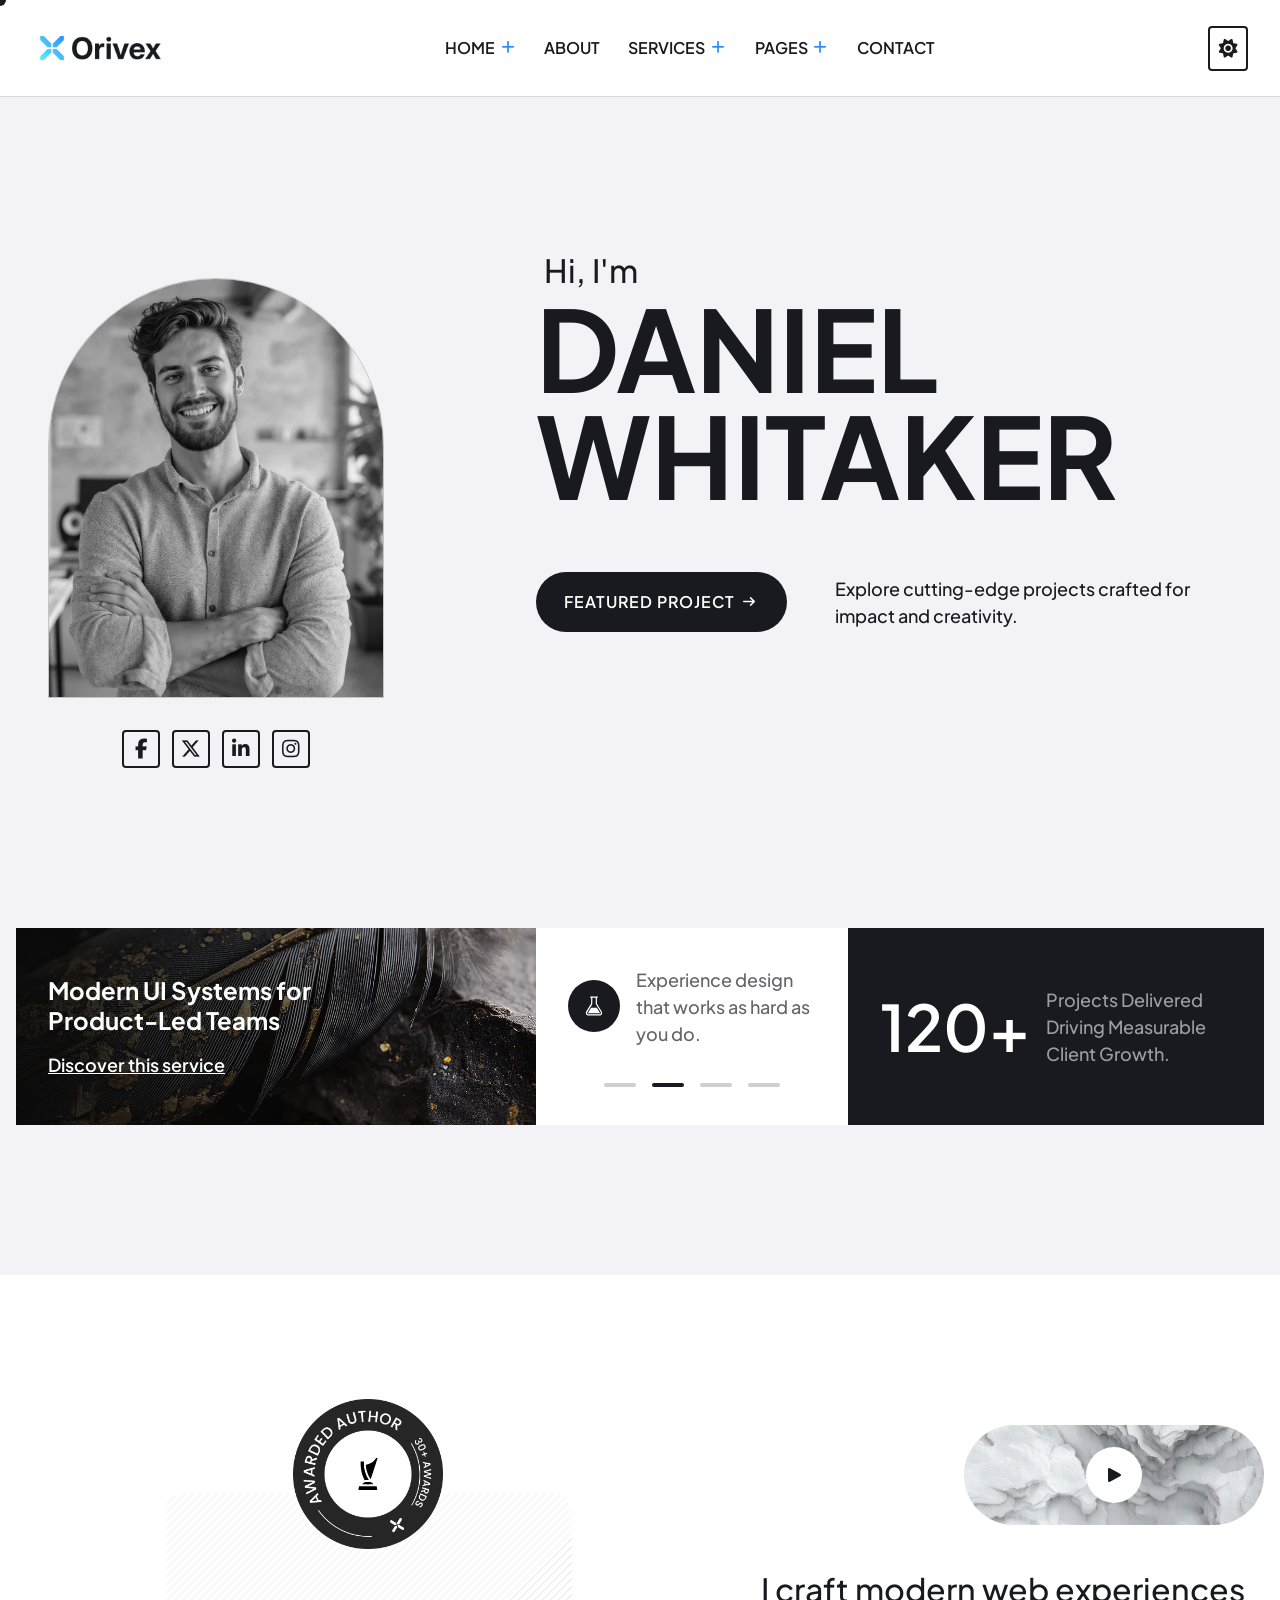
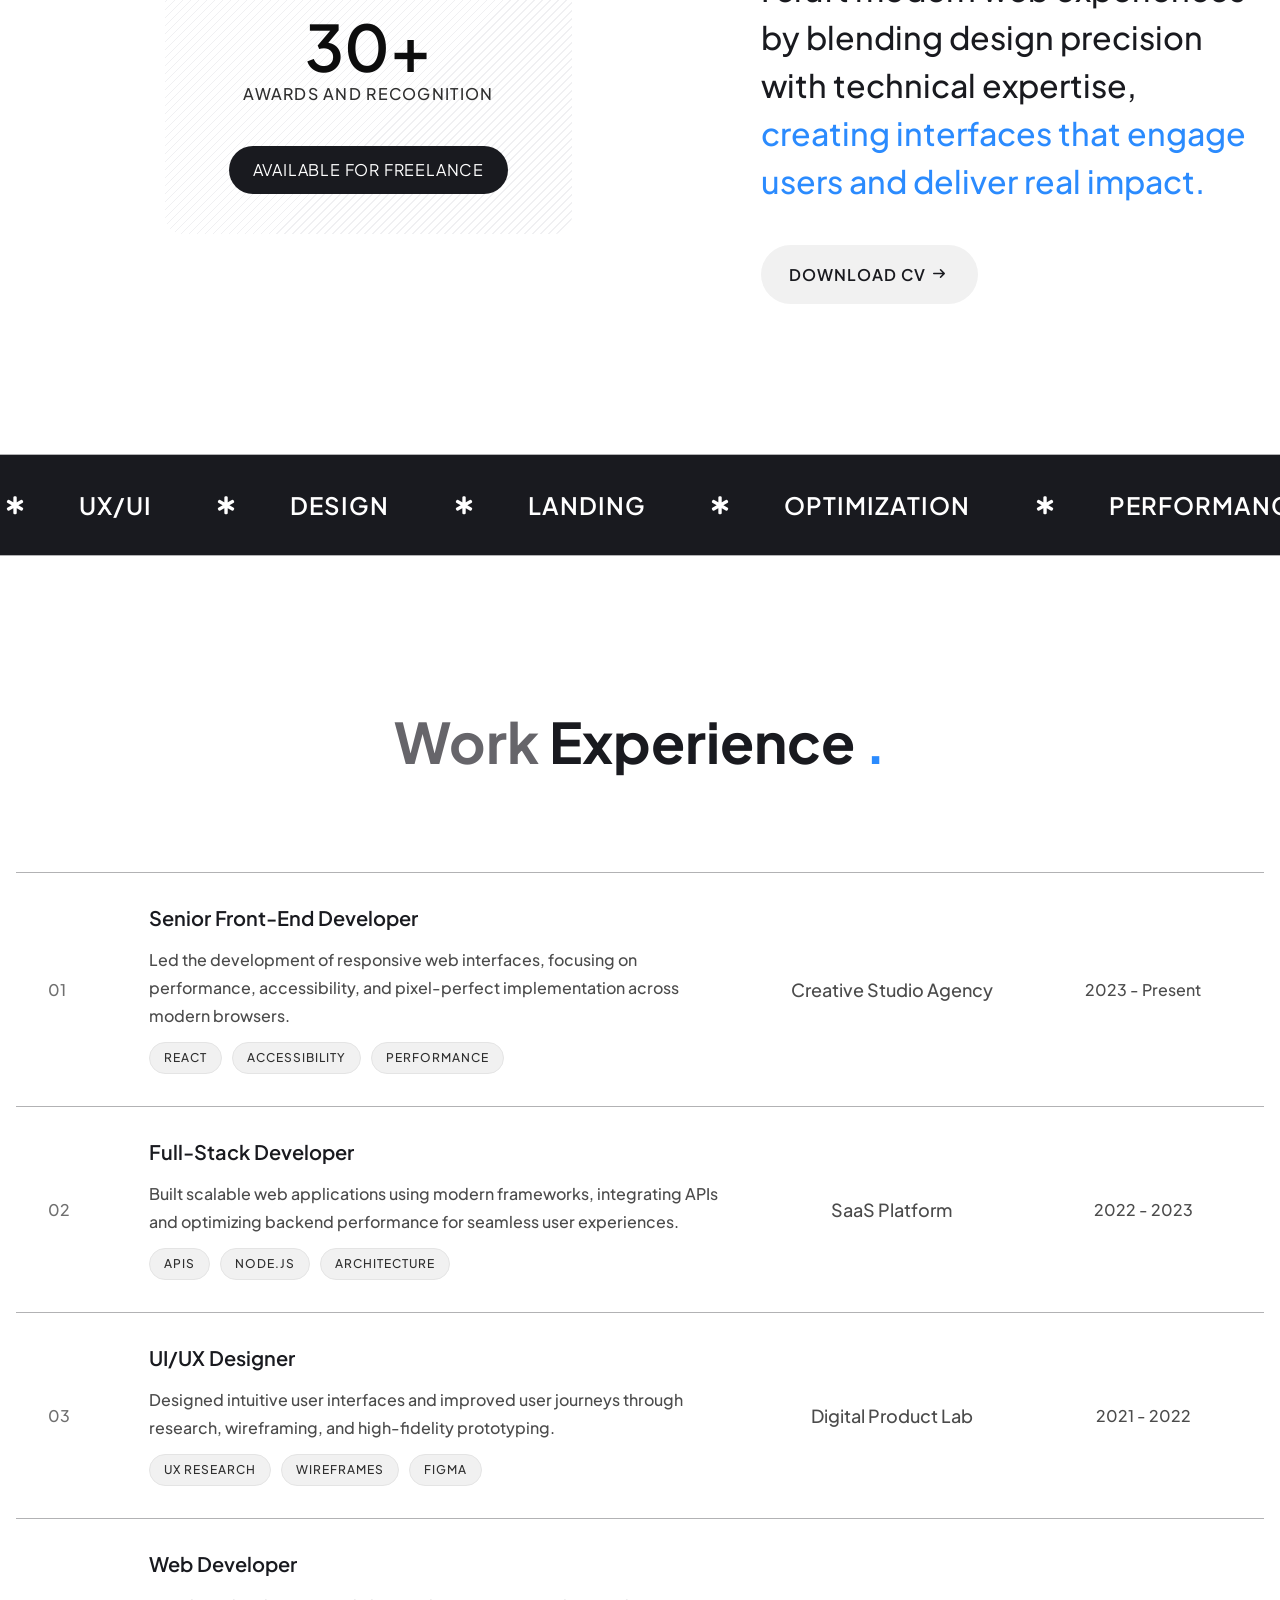
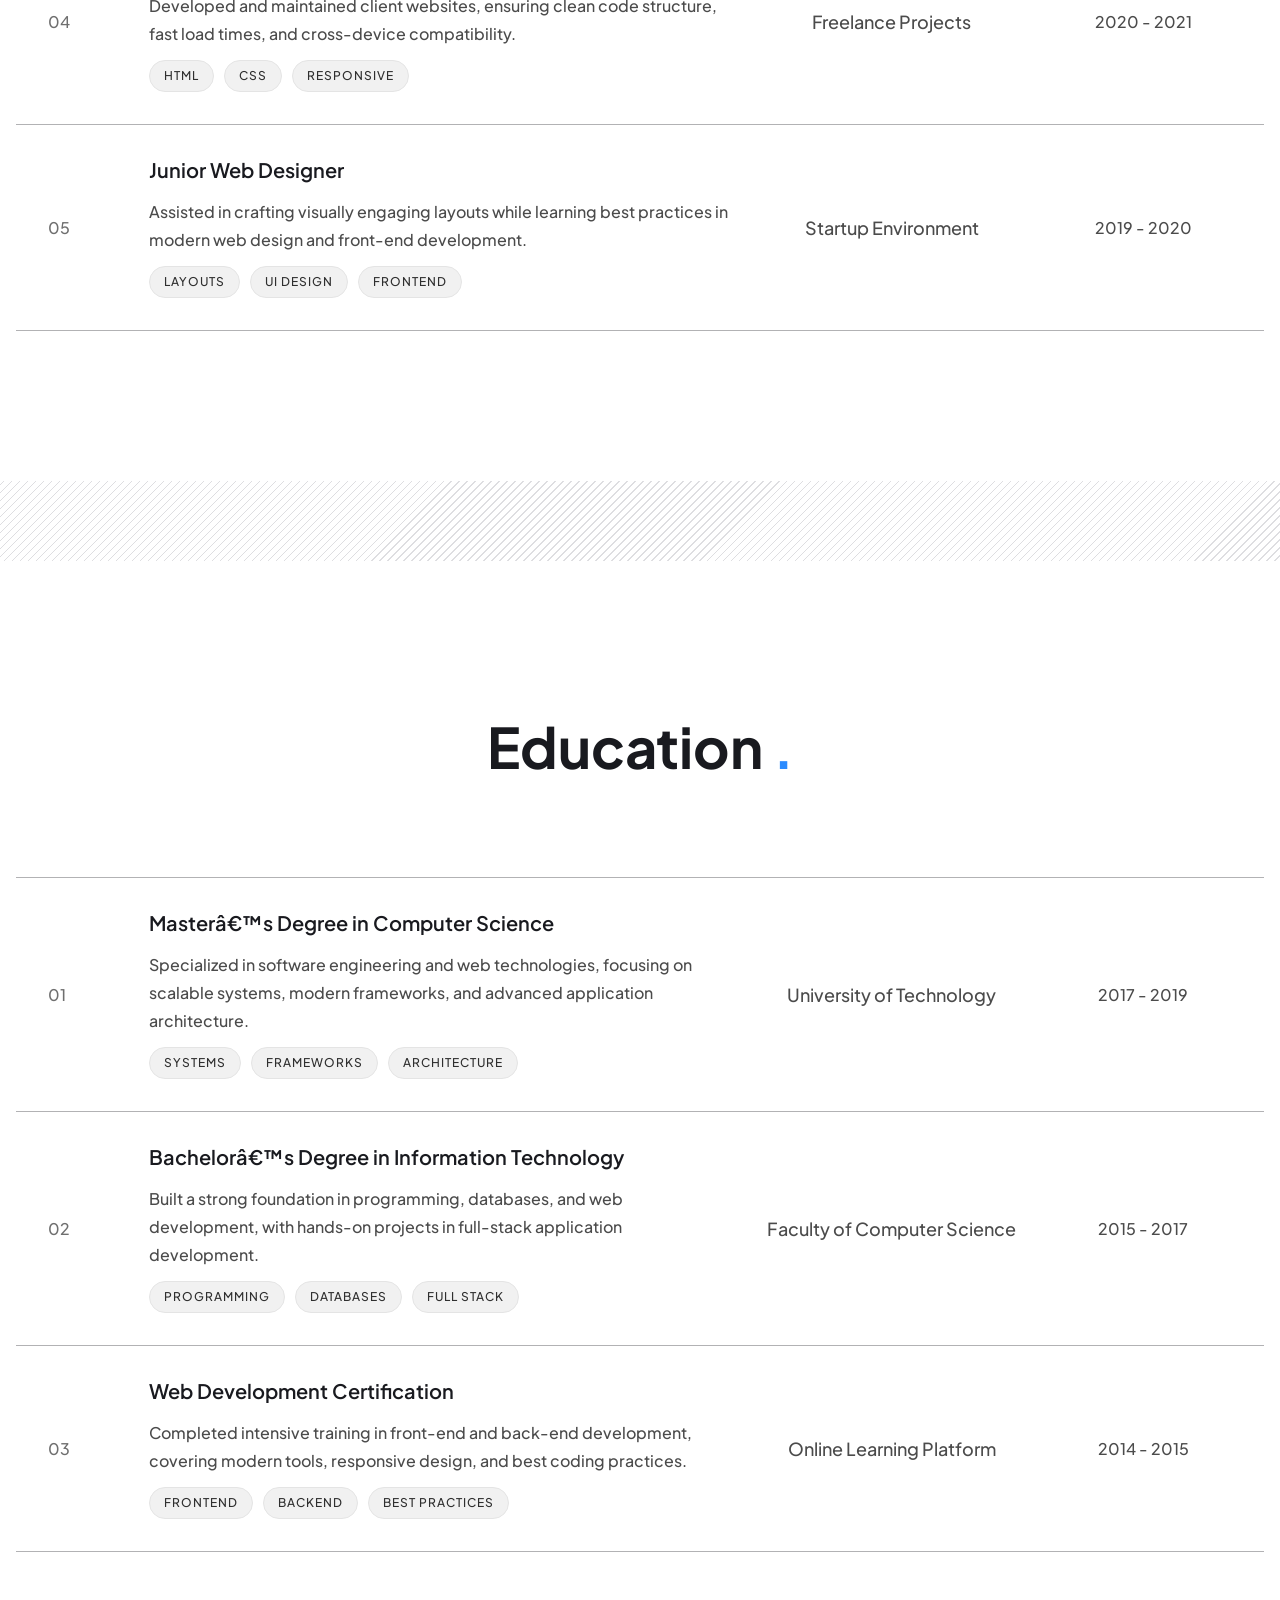
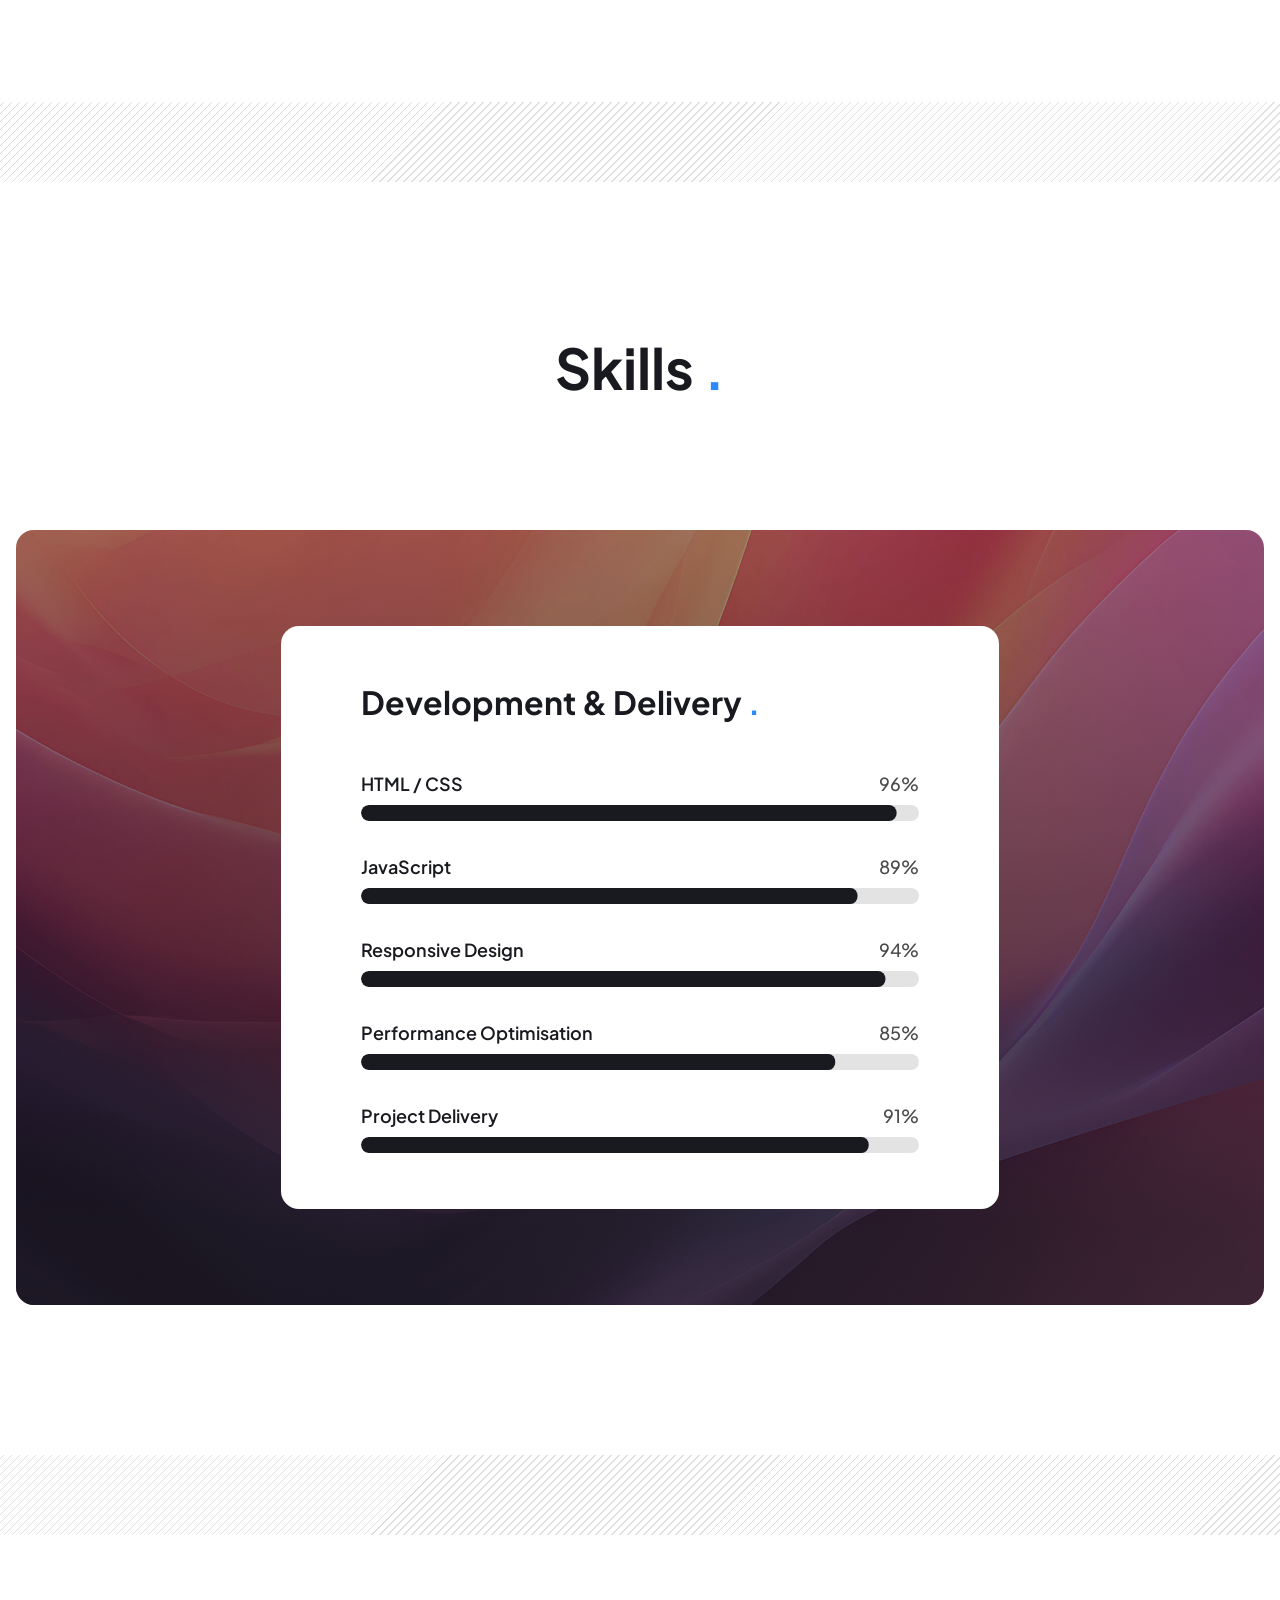
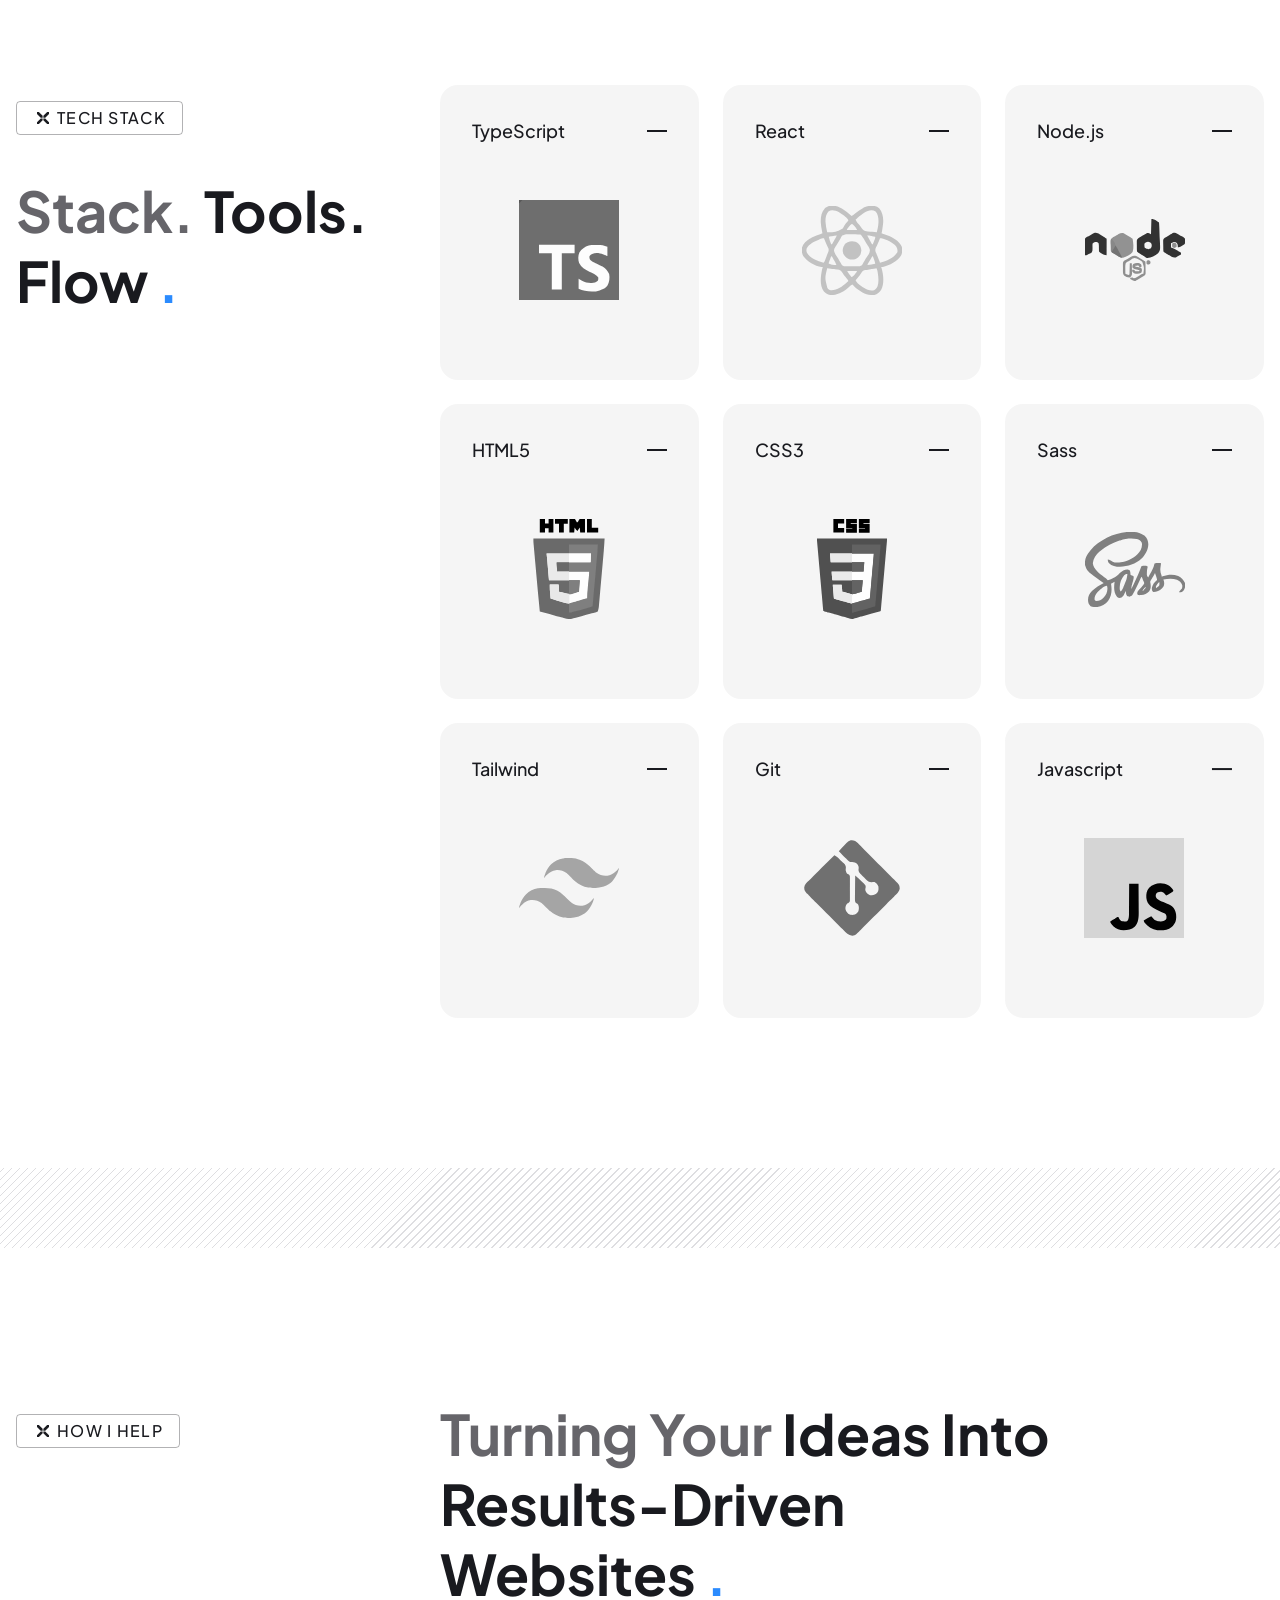
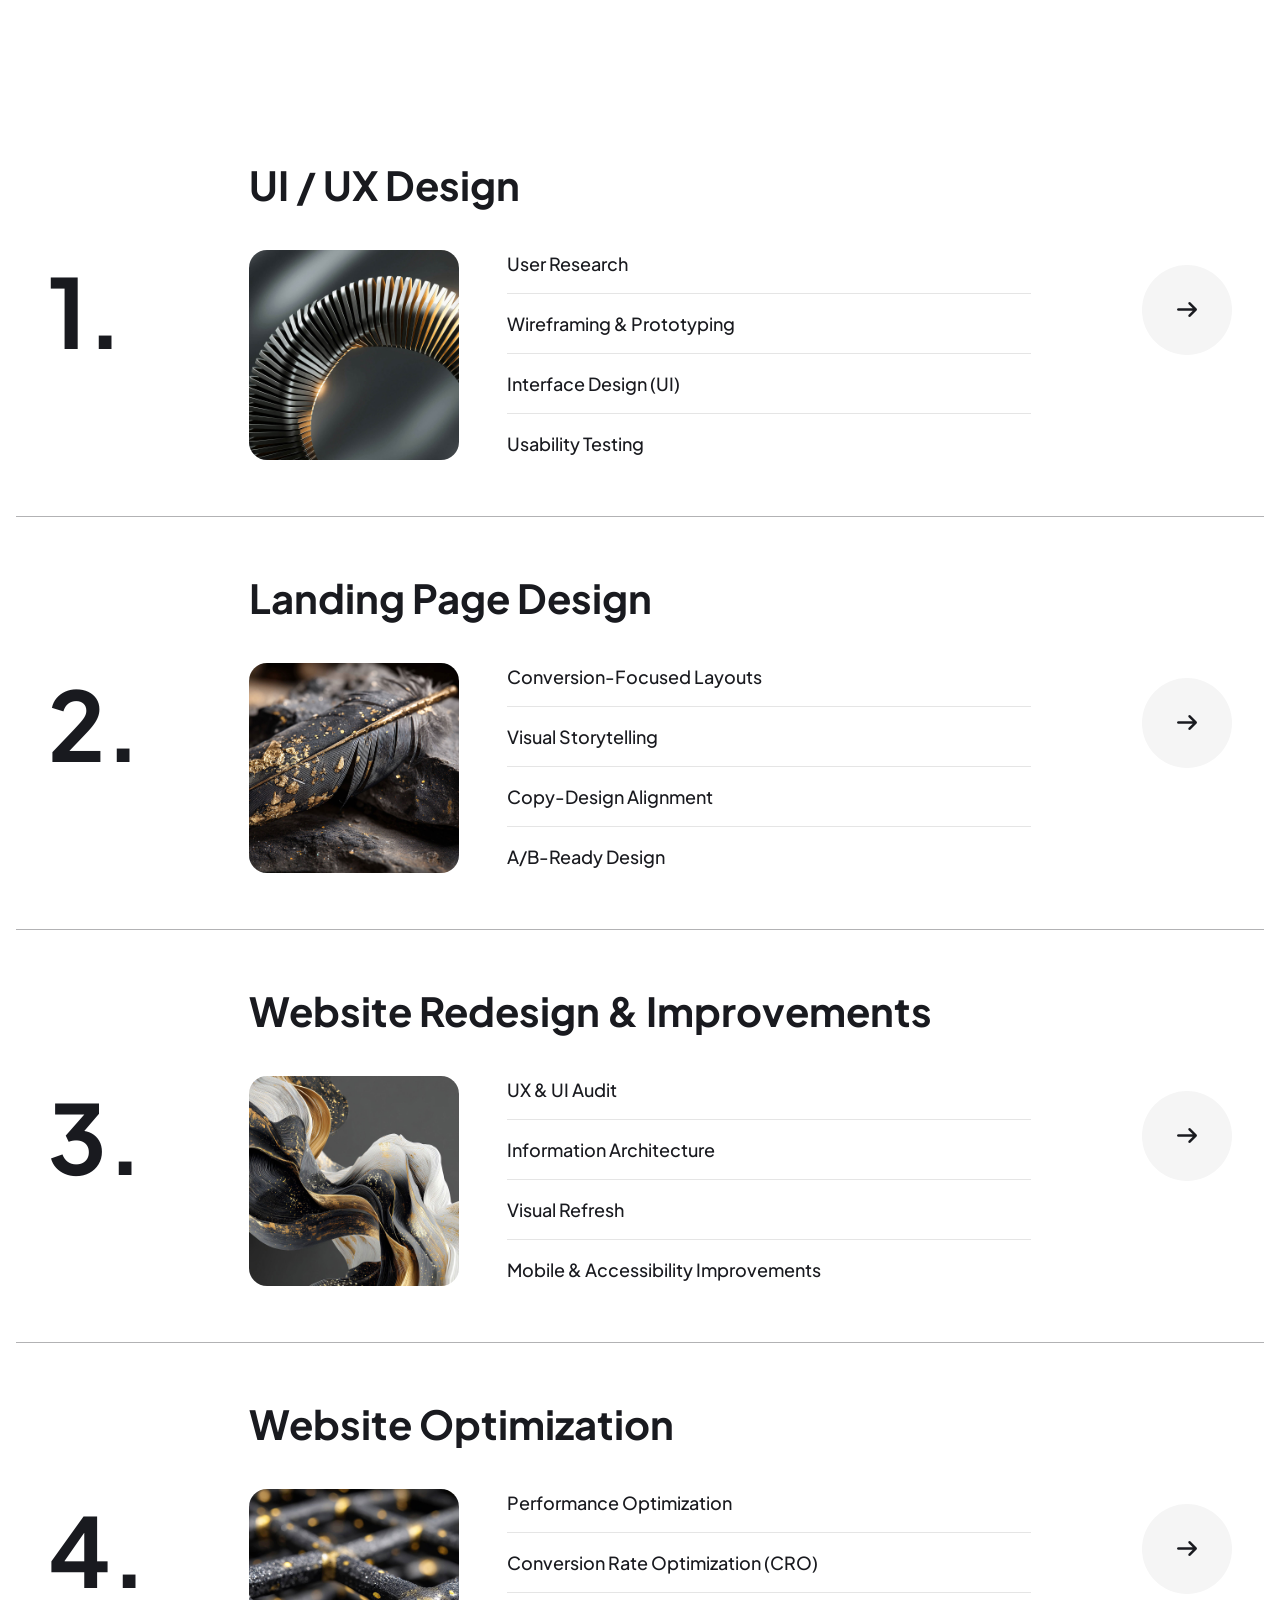
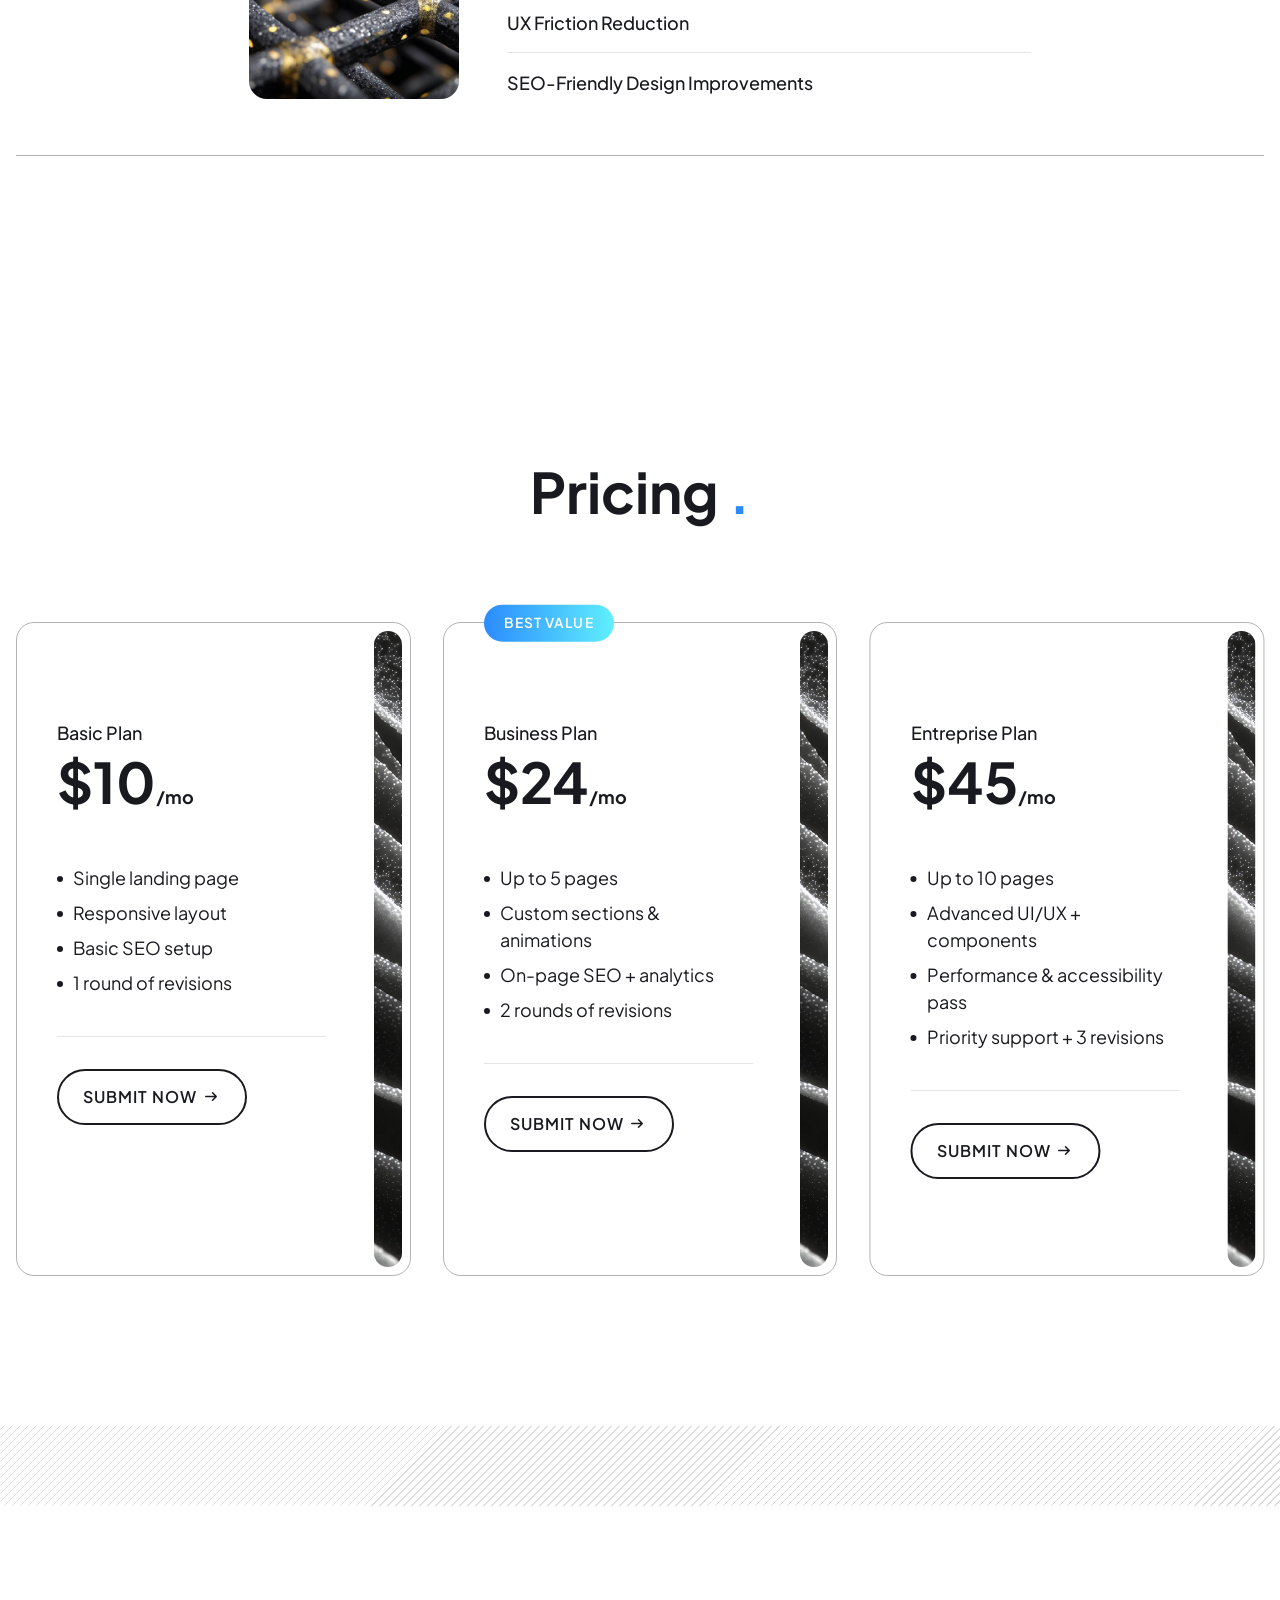
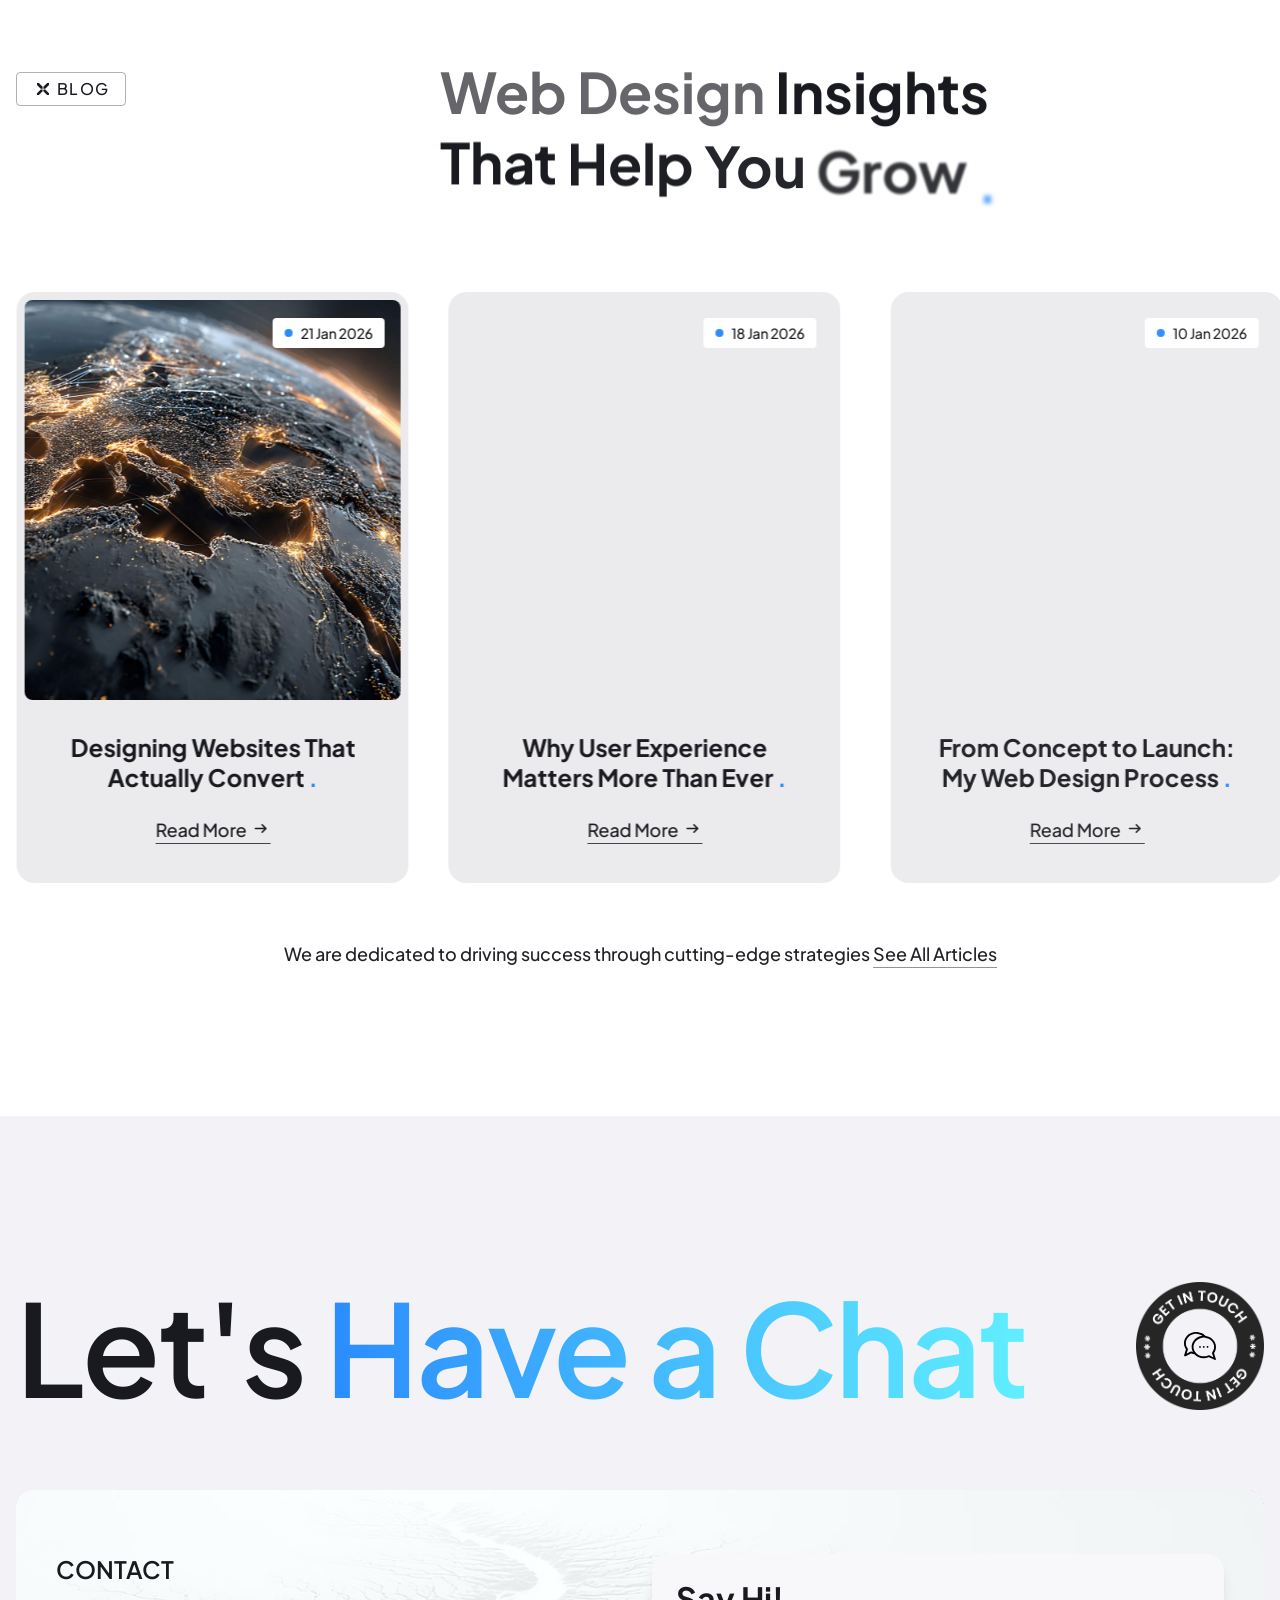
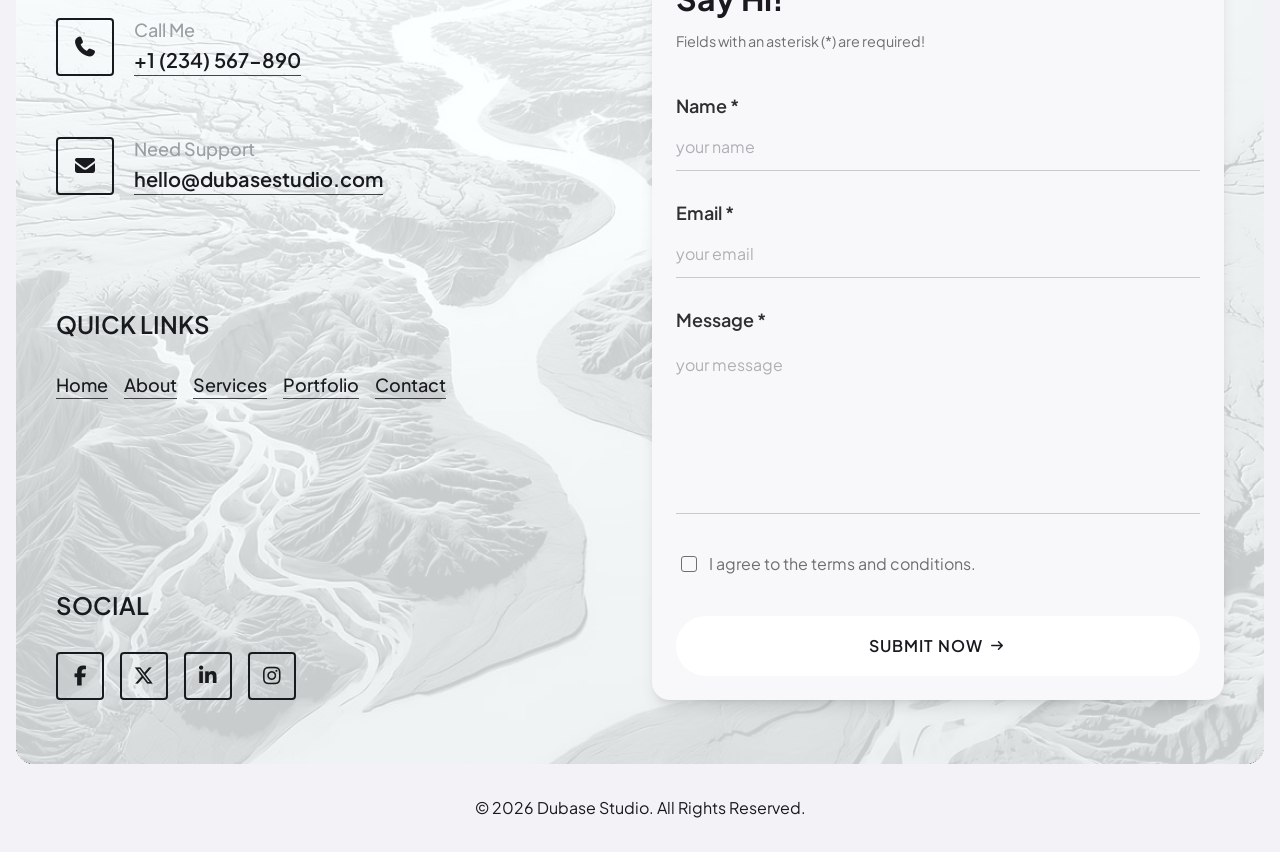
<file: index-personal-portfolio.html>
﻿<!doctype html>
<html lang="en">
<head>
    <meta charset="UTF-8" />

    <!-- Meta Viewport -->
    <meta name="viewport" content="width=device-width, initial-scale=1" />

    <!-- Page Title -->
    <title>
      Personal Portfolio | Dubase Studio - Personal Portfolio HTML Template
    </title>

    <!-- Meta Tags -->
    <meta
      name="description"
      content="Personal portfolio showcasing my work, services, and projects. Creative professional with expertise in design and development. View my experience, skills, and get in touch."
    />
    <meta
      name="keywords"
      content="personal portfolio, creative portfolio, web design, graphic design, freelancer, projects, services, about me, contact"
    />
    <meta name="author" content="Dubase Studio" />

    <!-- Browser Color -->
    <meta
      name="theme-color"
      content="#f3f3f7"
      media="(prefers-color-scheme: light)"
    />
    <meta
      name="theme-color"
      content="#0d0d0f"
      media="(prefers-color-scheme: dark)"
    />

    <!-- Favicon -->
    <link
      rel="icon"
      type="image/png"
      href="images/branding/favicon/favicon-96x96.png"
      sizes="96x96"
    />
    <link
      rel="icon"
      type="image/svg+xml"
      href="images/branding/favicon/favicon.svg"
    />
    <link rel="shortcut icon" href="images/branding/favicon/favicon.ico" />
    <link
      rel="apple-touch-icon"
      sizes="180x180"
      href="images/branding/favicon/apple-touch-icon.png"
    />
    <link rel="manifest" href="images/branding/favicon/site.webmanifest" />

    <!-- Google Fonts Css-->
    <link rel="preconnect" href="https://fonts.googleapis.com/" />
    <link rel="preconnect" href="https://fonts.gstatic.com/" crossorigin />
    <link
      href="https://fonts.googleapis.com/css2?family=Plus+Jakarta+Sans:ital,wght@0,200..800;1,200..800&amp;display=swap"
      rel="stylesheet"
    />

    <!-- Bootstrap CSS -->
    <link href="css/bootstrap.min.css" rel="stylesheet" media="screen" />
    <!-- Font Awesome Css-->
    <link href="css/all.min.css" rel="stylesheet" media="screen" />
    <!-- Swiper Css-->
    <link href="css/swiper-bundle.css" rel="stylesheet" media="screen" />
    <!-- Magnific Popup Css-->
    <link rel="stylesheet" href="css/magnific-popup.css" />

    <!-- Custom Style -->
    <link rel="stylesheet" href="css/style.css" />
    <link rel="stylesheet" href="css/theme-switcher.css" />
  </head>

  <body>
    <!--
      ==========================================================================
      Home Page Structure
      1) Accessibility Helpers
      2) Global Header / Navigation
      3) Main Content:
         - Hero
         - About
         - Scrolling Text
         - Work
         - Education
         - Skills
         - Tech Stack
         - Services
         - Pricing
         - Blog
      4) Global Footer
      5) Utilities (Back to Top)
      6) Vendor & Custom Scripts
      ==========================================================================
    -->

    <!-- Preloader Start -->
    <div
      id="preloader"
      class="preloader"
      role="status"
      aria-live="polite"
      aria-busy="true"
    >
      <span class="visually-hidden">Loading, please wait</span>

      <div class="preloader__spinner" aria-hidden="true">
        <span class="preloader__dot"></span>
        <span class="preloader__dot"></span>
        <span class="preloader__dot"></span>
      </div>
    </div>
    <!-- Preloader End -->

    <!-- Skip content -->
    <a href="#main-content" class="visually-hidden">Skip to main content</a>

    <!-- Dot follower -->
    <div class="follow-dot" aria-hidden="true"></div>

    <!-- ===================================================== -->
    <!-- Header Section -->
    <!-- Description: Main navigation header with logo, menu, theme switcher, and CTA -->
    <!-- Features: Responsive navbar, dropdown menus, mobile menu system, theme toggle -->
    <!-- Includes: Accessibility support (ARIA), mobile overlay system, submenu controls -->
    <!-- ===================================================== -->

    <!-- Header Start -->
    <header class="header-container">
      <!-- ===================================================== -->
      <!-- Navigation Wrapper -->
      <!-- ===================================================== -->
      <nav class="header-nav" aria-label="Main navigation">
        <!-- ===================================================== -->
        <!-- Logo Start -->
        <!-- ===================================================== -->
        <a href="index.html" aria-label="Dubase Studio Homepage">
          <img
            src="images/branding/logo/logo-main.png"
            data-light-src="images/branding/logo/logo-main.png"
            data-dark-src="images/branding/logo/logo-light.png"
            alt="Dubase Studio Logo"
            class="header-nav__logo"
          />
        </a>
        <!-- Logo End -->

        <!-- ===================================================== -->
        <!-- Navigation Menu Container (Desktop + Mobile) -->
        <!-- ===================================================== -->
        <div
          id="menu-container"
          class="header-nav__menu-wrapper"
          role="navigation"
          data-lenis-prevent="true"
          tabindex="-1"
          aria-label="Mobile navigation"
          inert
        >
          <!-- ===================================================== -->
          <!-- Mobile Header (Logo + Close Button) -->
          <!-- ===================================================== -->
          <div class="header-nav__mobile-header">
            <img
              src="images/branding/logo/logo-main.png"
              data-light-src="images/branding/logo/logo-main.png"
              data-dark-src="images/branding/logo/logo-light.png"
              alt="Dubase Studio Logo"
              class="header-nav__logo--mobile"
            />

            <!-- Close Mobile Menu -->
            <button
              id="close-menu-button"
              class="btn btn--outline navbar__menu-button"
              type="button"
              aria-label="Close menu"
              aria-controls="menu-container"
            >
              <i class="fa-solid fa-xmark" aria-hidden="true"></i>
            </button>
          </div>
          <!-- Mobile Header End -->

          <!-- ===================================================== -->
          <!-- Primary Navigation Menu -->
          <!-- ===================================================== -->
          <ul class="header-nav__menu">
            <!-- ========================= -->
            <!-- Home Dropdown -->
            <!-- ========================= -->
            <li class="navbar__menu-item">
              <button
                type="button"
                aria-expanded="false"
                aria-controls="submenu-home"
                data-submenu-toggle
              >
                Home
                <i
                  class="fa-solid fa-plus header-nav__menu-icon"
                  aria-hidden="true"
                ></i>
              </button>

              <ul
                id="submenu-home"
                class="header-nav__submenu"
                aria-label="Home submenu"
              >
                <li><a href="index.html">Web Designer</a></li>
                <li>
                  <a href="index-creative-developer.html">Creative Developer</a>
                </li>
                <li>
                  <a href="index-personal-portfolio.html">Personal Portfolio</a>
                </li>
              </ul>
            </li>

            <!-- About Link -->
            <li class="navbar__menu-item">
              <a href="about.html">About</a>
            </li>

            <!-- ========================= -->
            <!-- Services Dropdown -->
            <!-- ========================= -->
            <li class="navbar__menu-item">
              <button
                type="button"
                aria-expanded="false"
                aria-controls="submenu-services"
                data-submenu-toggle
              >
                Services
                <i
                  class="fa-solid fa-plus header-nav__menu-icon"
                  aria-hidden="true"
                ></i>
              </button>

              <ul
                id="submenu-services"
                class="header-nav__submenu"
                aria-label="Services submenu"
              >
                <li><a href="services-list.html">Services List</a></li>
                <li><a href="service-details.html">Service Details</a></li>
              </ul>
            </li>

            <!-- ========================= -->
            <!-- Pages Dropdown -->
            <!-- ========================= -->
            <li class="navbar__menu-item">
              <button
                type="button"
                aria-expanded="false"
                aria-controls="submenu-pages"
                data-submenu-toggle
              >
                Pages
                <i
                  class="fa-solid fa-plus header-nav__menu-icon"
                  aria-hidden="true"
                ></i>
              </button>

              <ul
                id="submenu-pages"
                class="header-nav__submenu"
                aria-label="Pages submenu"
              >
                <li><a href="testimonials.html">Testimonials</a></li>
                <li><a href="projects.html">Projects</a></li>
                <li><a href="project-details.html">Project Details</a></li>
                <li><a href="blog-list.html">Blog List</a></li>
                <li><a href="blog-details.html">Blog Details</a></li>
                <li><a href="pricing.html">Pricing</a></li>
                <li><a href="faq.html">FAQ</a></li>
                <li><a href="404.html">404</a></li>
              </ul>
            </li>

            <!-- Contact Link -->
            <li class="navbar__menu-item">
              <a href="contact.html">Contact</a>
            </li>
          </ul>

          <!-- ===================================================== -->
          <!-- Mobile Extra Info Section -->
          <!-- ===================================================== -->
          <div class="header-nav__social-wrapper--mobile">
            <!-- Contact Info -->
            <div class="navbar__mobile-contact">
              <p class="navbar__section-label">Get in Touch</p>

              <div class="navbar__address">
                <p>USA, California - 90210 Str. Sunset Boulevard 45</p>
              </div>

              <div class="navbar__phone">
                <a class="link" href="tel:+1234567890">+1 234 567 890</a>
              </div>

              <div class="navbar__email">
                <a class="link" href="mailto:hello@dubasestudio.com"
                  >hello@dubasestudio.com</a
                >
              </div>
            </div>

            <!-- Social Links -->
            <p class="navbar__section-label">Let's Connect</p>

            <div class="navbar__mobile-social-container">
              <a
                href="#"
                class="btn btn--social"
                aria-label="Visit our Facebook page"
              >
                <i class="fab fa-facebook-f" aria-hidden="true"></i>
              </a>

              <a
                href="#"
                class="btn btn--social"
                aria-label="Visit our Twitter Profile"
              >
                <i class="fab fa-x-twitter" aria-hidden="true"></i>
              </a>

              <a
                href="#"
                class="btn btn--social"
                aria-label="Visit our LinkedIn Profile"
              >
                <i class="fab fa-linkedin-in" aria-hidden="true"></i>
              </a>

              <a
                href="#"
                class="btn btn--social"
                aria-label="Visit our Instagram Profile"
              >
                <i class="fab fa-instagram" aria-hidden="true"></i>
              </a>
            </div>
          </div>
        </div>

        <!-- ===================================================== -->
        <!-- CTA Section -->
        <!-- ===================================================== -->
        <div class="header-nav__cta">
          <!-- Theme Switcher Button -->
          <button
            id="theme-switcher-btn"
            class="theme-switcher"
            type="button"
            aria-label="Toggle dark/light theme"
            aria-pressed="false"
          >
            <span class="theme-switcher__icon theme-switcher__icon--light">
              <i class="fa-solid fa-sun"></i>
            </span>
            <span class="theme-switcher__icon theme-switcher__icon--dark">
              <i class="fa-solid fa-moon"></i>
            </span>
          </button>

          <!-- Theme State Inputs -->
          <input
            type="radio"
            id="theme-switcher-light"
            name="theme"
            value="light"
            hidden
          />
          <input
            type="radio"
            id="theme-switcher-dark"
            name="theme"
            value="dark"
            hidden
          />

          <!-- Open Menu Button -->
          <button
            id="open-menu-button"
            class="btn btn--outline navbar__menu-button"
            type="button"
            aria-label="Open menu"
            aria-expanded="false"
            aria-controls="menu-container"
          >
            <i class="fa-solid fa-bars-staggered" aria-hidden="true"></i>
          </button>
        </div>
        <!-- CTA End -->

        <!-- Overlay -->
        <div id="overlay" class="header-nav__overlay" role="presentation"></div>
      </nav>
    </header>
    <!-- Header End -->

    <!-- ===================================================== -->
    <!-- End Header Section -->
    <!-- ===================================================== -->

    <main id="main-content">
      <!-- ===================================================== -->
      <!-- Hero Section Start -->
      <!-- Personal portfolio hero layout with intro, profile,
     CTA, services slider, feature card, and stats -->
      <!-- ===================================================== -->
      <section class="hero-personal">
        <!-- Container: Main Hero Wrapper -->
        <div class="container">
          <!-- ===================== -->
          <!-- Hero Main Layout (Left / Right Split) -->
          <!-- ===================== -->
          <div class="hero-personal__layout">
            <!-- ===================== -->
            <!-- Left Column: Profile Media -->
            <!-- ===================== -->
            <div class="hero-personal__col hero-personal__col--left">
              <div class="hero-personal__left-media">
                <!-- Profile Image -->
                <div class="hero-personal__left-image-wrap">
                  <img
                    src="images/hero/portraits/profile-picture.jpg"
                    alt="Personal portfolio profile portrait"
                    class="hero-personal__left-image"
                  />
                </div>

                <!-- Social Links -->
                <div class="hero-personal__left-social">
                  <a
                    href="#"
                    class="btn btn--social"
                    aria-label="Visit our Facebook page"
                  >
                    <i class="fab fa-facebook-f" aria-hidden="true"></i>
                  </a>
                  <a
                    href="#"
                    class="btn btn--social"
                    aria-label="Visit our Twitter Profile"
                  >
                    <i class="fab fa-x-twitter" aria-hidden="true"></i>
                  </a>
                  <a
                    href="#"
                    class="btn btn--social"
                    aria-label="Visit our LinkedIn Profile"
                  >
                    <i class="fab fa-linkedin-in" aria-hidden="true"></i>
                  </a>
                  <a
                    href="#"
                    class="btn btn--social"
                    aria-label="Visit our Instagram Profile"
                  >
                    <i class="fab fa-instagram" aria-hidden="true"></i>
                  </a>
                </div>
              </div>
            </div>
            <!-- /Left Column -->

            <!-- ===================== -->
            <!-- Right Column: Intro + CTA -->
            <!-- ===================== -->
            <div class="hero-personal__col hero-personal__col--right">
              <!-- Intro Title Block -->
              <div class="hero-personal__title-wrap">
                <span class="hero-personal__intro">Hi, I'm</span>
                <h1>Daniel Whitaker</h1>
              </div>

              <!-- CTA Block -->
              <div class="hero-personal__cta-wrap">
                <a
                  class="btn-default btn-default--dark"
                  href="project-details.html"
                >
                  <span class="btn-default-inner">
                    <span data-hover="Featured Project">Featured Project</span>
                  </span>
                  <span class="btn-icon">
                    <i class="fa-solid fa-arrow-right" aria-hidden="true"></i>
                  </span>
                </a>

                <p class="hero-personal__cta-text">
                  Explore cutting-edge projects crafted for impact and
                  creativity.
                </p>
              </div>
            </div>
            <!-- /Right Column -->
          </div>
          <!-- /Hero Layout -->

          <!-- ===================== -->
          <!-- Hero Footer Section -->
          <!-- Services Slider + Feature Card + Stats -->
          <!-- ===================== -->
          <div class="hero-personal__footer">
            <!-- ===================== -->
            <!-- Footer Column 1: Services Slider -->
            <!-- ===================== -->
            <div class="hero-personal__footer-col hero-personal__footer-col--1">
              <div class="swiper hero-personal__service-swiper">
                <div class="swiper-wrapper">
                  <!-- Service Card 1 -->
                  <div class="swiper-slide">
                    <article class="hero-personal__service-card">
                      <img
                        class="hero-personal__service-bg"
                        src="images/sections/services/service-img-01.jpg"
                        alt="Creative web design service"
                      />
                      <div
                        class="hero-personal__service-overlay"
                        aria-hidden="true"
                      ></div>
                      <div class="hero-personal__service-content">
                        <h2>Creative Branding and Website Strategy Services</h2>
                        <a href="project-details.html">Discover this service</a>
                      </div>
                    </article>
                  </div>

                  <!-- Service Card 2 -->
                  <div class="swiper-slide">
                    <article class="hero-personal__service-card">
                      <img
                        class="hero-personal__service-bg"
                        src="images/sections/services/service-img-02.jpg"
                        alt="User interface design service"
                      />
                      <div
                        class="hero-personal__service-overlay"
                        aria-hidden="true"
                      ></div>
                      <div class="hero-personal__service-content">
                        <h2>Modern UI Systems for Product-Led Teams</h2>
                        <a href="project-details.html">Discover this service</a>
                      </div>
                    </article>
                  </div>

                  <!-- Service Card 3 -->
                  <div class="swiper-slide">
                    <article class="hero-personal__service-card">
                      <img
                        class="hero-personal__service-bg"
                        src="images/sections/services/service-img-03.jpg"
                        alt="Conversion optimization service"
                      />
                      <div
                        class="hero-personal__service-overlay"
                        aria-hidden="true"
                      ></div>
                      <div class="hero-personal__service-content">
                        <h2>Conversion Focused Landing Pages That Scale</h2>
                        <a href="project-details.html">Discover this service</a>
                      </div>
                    </article>
                  </div>

                  <!-- Service Card 4 -->
                  <div class="swiper-slide">
                    <article class="hero-personal__service-card">
                      <img
                        class="hero-personal__service-bg"
                        src="images/sections/services/service-img-04.jpg"
                        alt="Brand strategy service"
                      />
                      <div
                        class="hero-personal__service-overlay"
                        aria-hidden="true"
                      ></div>
                      <div class="hero-personal__service-content">
                        <h2>Brand Experience Design Across Every Touchpoint</h2>
                        <a href="project-details.html">Discover this service</a>
                      </div>
                    </article>
                  </div>
                </div>
              </div>
            </div>
            <!-- /Footer Column 1 -->

            <!-- ===================== -->
            <!-- Footer Column 2: Feature Card -->
            <!-- ===================== -->
            <div class="hero-personal__footer-col hero-personal__footer-col--2">
              <div class="hero-personal__feature-card">
                <span class="hero-personal__feature-icon-wrap">
                  <img
                    class="hero-personal__feature-icon"
                    src="images/icons/features/feature-flask-light.svg"
                    data-light-src="images/icons/features/feature-flask-light.svg"
                    data-dark-src="images/icons/features/feature-flask-dark.svg"
                    alt="Flask icon"
                  />
                </span>

                <p class="hero-personal__feature-text">
                  Experience design that works as hard as you do.
                </p>
              </div>

              <!-- Slider Pagination -->
              <div class="hero-personal__services-pagination"></div>
            </div>
            <!-- /Footer Column 2 -->

            <!-- ===================== -->
            <!-- Footer Column 3: Stats -->
            <!-- ===================== -->
            <div class="hero-personal__footer-col hero-personal__footer-col--3">
              <span class="hero-personal__stats-number">120+</span>

              <p class="hero-personal__stats-text">
                Projects Delivered Driving Measurable Client Growth.
              </p>
            </div>
            <!-- /Footer Column 3 -->
          </div>
          <!-- /Hero Footer -->
        </div>
        <!-- /Container -->
      </section>
      <!-- ===================================================== -->
      <!-- Hero Section End -->
      <!-- ===================================================== -->

      <!-- ===================================================== -->
      <!-- About Section Start -->
      <!-- Personal about section with profile highlights,
     achievements, video intro, CV download, and scrolling keywords -->
      <!-- ===================================================== -->
      <div class="about-personal">
        <!-- Container: Main Layout Wrapper -->
        <div class="container">
          <!-- ===================== -->
          <!-- Main Grid Layout -->
          <!-- Left: badges & stats | Right: content -->
          <!-- ===================== -->
          <div class="about-personal__grid">
            <!-- ===================== -->
            <!-- Left Column: Awards + Status -->
            <!-- ===================== -->
            <div class="about-personal__left">
              <!-- Badge + Icon Wrapper -->
              <div class="about-personal__left-badge-wrap">
                <!-- Decorative Badge -->
                <img
                  src="images/sections/about/badge-about-dark.png"
                  data-light-src="images/sections/about/badge-about-dark.png"
                  data-dark-src="images/sections/about/badge-about-light.png"
                  alt="Badge decoration"
                  class="about-personal__left-badge"
                />

                <!-- Award Icon -->
                <img
                  class="badge-rotator__icon about-personal__left-badge-icon"
                  src="images/hero/decor/hero-award-icon-dark.svg"
                  data-light-src="images/hero/decor/hero-award-icon-dark.svg"
                  data-dark-src="images/hero/decor/hero-award-icon-light.svg"
                  alt="Award icon"
                />
              </div>

              <!-- Stats + Availability -->
              <div class="about-personal__details">
                <!-- Awards Counter -->
                <div class="about-personal__awards">
                  <strong>30+</strong>
                  <span>Awards and Recognition</span>
                </div>

                <!-- Freelance Availability Badge -->
                <div class="about-personal__freelance-badge">
                  <span>Available for Freelance</span>
                </div>
              </div>
            </div>
            <!-- /Left Column -->

            <!-- ===================== -->
            <!-- Right Column: Content -->
            <!-- ===================== -->
            <div class="about-personal__content">
              <!-- ===================== -->
              <!-- Video Preview Block -->
              <!-- ===================== -->
              <div class="about-personal__video">
                <!-- Video Thumbnail -->
                <img
                  src="images/sections/about/about-page-img-03.jpg"
                  alt="Play video"
                  class="about-personal__video-img"
                />

                <!-- Play Button (Popup Video Trigger) -->
                <a
                  href="https://www.youtube.com/watch?v=nqye02H_H6I"
                  class="btn btn--circle btn--borderless btn--circle-small popup-video"
                  aria-label="Play introduction video"
                >
                  <i class="fa-solid fa-play" aria-hidden="true"></i>
                </a>
              </div>
              <!-- /Video Block -->

              <!-- About Description Text -->
              <p>
                I craft modern web experiences by blending design precision with
                technical expertise,
                <span class="cp-brand-color">
                  creating interfaces that engage users and deliver real impact.
                </span>
              </p>

              <!-- CV Download Button -->
              <a
                href="docs/daniel-whitaker-cv.pdf"
                class="btn-default btn-default--gray"
              >
                <span class="btn-default-inner">
                  <span data-hover="Download CV">Download CV</span>
                </span>
                <span class="btn-icon">
                  <i class="fa-solid fa-arrow-right" aria-hidden="true"></i>
                </span>
              </a>
            </div>
            <!-- /Right Column -->
          </div>
          <!-- /Grid Layout -->
        </div>
        <!-- /Container -->

        <!-- ===================== -->
        <!-- Scrolling Keywords Section -->
        <!-- Decorative animated text strip -->
        <!-- ===================== -->
        <div class="scrolling-text">
          <div class="scrolling-text__container scrolling-text__container--alt">
            <!-- Scrolling Line 1 -->
            <div class="scrolling-text__content">
              <span>
                <span class="scrolling-text__separator-wrapper">
                  <span class="scrolling-text__icon">
                    <i class="fa-solid fa-star-of-life"></i>
                  </span>
                </span>
                UX/UI
              </span>
              <span>
                <span class="scrolling-text__separator-wrapper">
                  <span class="scrolling-text__icon">
                    <i class="fa-solid fa-star-of-life"></i>
                  </span>
                </span>
                Design
              </span>
              <span>
                <span class="scrolling-text__separator-wrapper">
                  <span class="scrolling-text__icon">
                    <i class="fa-solid fa-star-of-life"></i>
                  </span>
                </span>
                Landing
              </span>
              <span>
                <span class="scrolling-text__separator-wrapper">
                  <span class="scrolling-text__icon">
                    <i class="fa-solid fa-star-of-life"></i>
                  </span>
                </span>
                Optimization
              </span>
              <span>
                <span class="scrolling-text__separator-wrapper">
                  <span class="scrolling-text__icon">
                    <i class="fa-solid fa-star-of-life"></i>
                  </span>
                </span>
                Performance
              </span>
              <span>
                <span class="scrolling-text__separator-wrapper">
                  <span class="scrolling-text__icon">
                    <i class="fa-solid fa-star-of-life"></i>
                  </span>
                </span>
                Branding
              </span>
              <span>
                <span class="scrolling-text__separator-wrapper">
                  <span class="scrolling-text__icon">
                    <i class="fa-solid fa-star-of-life"></i>
                  </span>
                </span>
                Redesign
              </span>
              <span>
                <span class="scrolling-text__separator-wrapper">
                  <span class="scrolling-text__icon">
                    <i class="fa-solid fa-star-of-life"></i>
                  </span>
                </span>
                Conversions
              </span>
            </div>

            <!-- Scrolling Line 2 (Duplicate for loop effect) -->
            <div class="scrolling-text__content">
              <!-- Same content repeated for infinite scroll effect -->
              <!-- (kept identical intentionally for animation continuity) -->
              <span>... (same structure repeated) ...</span>
            </div>
          </div>
        </div>
        <!-- /Scrolling Keywords -->
      </div>
      <!-- ===================================================== -->
      <!-- About Section End -->
      <!-- ===================================================== -->

      <!-- ===================================================== -->
      <!-- Work Experience Section Start -->
      <!-- Professional timeline showcasing roles, responsibilities,
     and career progression in a structured layout -->
      <!-- ===================================================== -->
      <section class="work">
        <!-- Container: Section Wrapper -->
        <div class="container">
          <!-- =============================== -->
          <!-- Section Header -->
          <!-- =============================== -->
          <div class="row">
            <div class="col-lg-12">
              <!-- Section Title -->
              <div class="section-title align-items-center w-100">
                <h2>
                  <span class="cp-gray--modern">Work</span> Experience
                  <span class="cp-brand-color">.</span>
                </h2>
              </div>
            </div>
          </div>

          <!-- =============================== -->
          <!-- Work Experience Content -->
          <!-- =============================== -->
          <div class="row">
            <div class="col-lg-12">
              <!-- Timeline Wrapper -->
              <div class="work__content">
                <!-- ================================================= -->
                <!-- Experience Item 01 -->
                <!-- ================================================= -->
                <div class="data-row">
                  <div class="row align-items-center">
                    <!-- Index Number -->
                    <div class="col-lg-1">
                      <div class="data-row__number">01</div>
                    </div>

                    <!-- Job Details -->
                    <div class="col-lg-6">
                      <!-- Job Title -->
                      <h3 class="data-row__title">
                        Senior Front-End Developer
                      </h3>

                      <!-- Job Description -->
                      <p class="data-row__description">
                        Led the development of responsive web interfaces,
                        focusing on performance, accessibility, and
                        pixel-perfect implementation across modern browsers.
                      </p>

                      <!-- Tech Tags -->
                      <div class="data-row__tags">
                        <span class="tag tag--gray">React</span>
                        <span class="tag tag--gray">Accessibility</span>
                        <span class="tag tag--gray">Performance</span>
                      </div>
                    </div>

                    <!-- Company -->
                    <div class="col-lg-3">
                      <div class="data-row__meta">Creative Studio Agency</div>
                    </div>

                    <!-- Duration -->
                    <div class="col-lg-2">
                      <div class="data-row__date-simple">2023 - Present</div>
                    </div>
                  </div>
                </div>

                <!-- ================================================= -->
                <!-- Experience Item 02 -->
                <!-- ================================================= -->
                <div class="data-row">
                  <div class="row align-items-center">
                    <div class="col-lg-1">
                      <div class="data-row__number">02</div>
                    </div>

                    <div class="col-lg-6">
                      <h3 class="data-row__title">Full-Stack Developer</h3>
                      <p class="data-row__description">
                        Built scalable web applications using modern frameworks,
                        integrating APIs and optimizing backend performance for
                        seamless user experiences.
                      </p>

                      <div class="data-row__tags">
                        <span class="tag tag--gray">APIs</span>
                        <span class="tag tag--gray">Node.js</span>
                        <span class="tag tag--gray">Architecture</span>
                      </div>
                    </div>

                    <div class="col-lg-3">
                      <div class="data-row__meta">SaaS Platform</div>
                    </div>

                    <div class="col-lg-2">
                      <div class="data-row__date-simple">2022 - 2023</div>
                    </div>
                  </div>
                </div>

                <!-- ================================================= -->
                <!-- Experience Item 03 -->
                <!-- ================================================= -->
                <div class="data-row">
                  <div class="row align-items-center">
                    <div class="col-lg-1">
                      <div class="data-row__number">03</div>
                    </div>

                    <div class="col-lg-6">
                      <h3 class="data-row__title">UI/UX Designer</h3>
                      <p class="data-row__description">
                        Designed intuitive user interfaces and improved user
                        journeys through research, wireframing, and
                        high-fidelity prototyping.
                      </p>

                      <div class="data-row__tags">
                        <span class="tag tag--gray">UX Research</span>
                        <span class="tag tag--gray">Wireframes</span>
                        <span class="tag tag--gray">Figma</span>
                      </div>
                    </div>

                    <div class="col-lg-3">
                      <div class="data-row__meta">Digital Product Lab</div>
                    </div>

                    <div class="col-lg-2">
                      <div class="data-row__date-simple">2021 - 2022</div>
                    </div>
                  </div>
                </div>

                <!-- ================================================= -->
                <!-- Experience Item 04 -->
                <!-- ================================================= -->
                <div class="data-row">
                  <div class="row align-items-center">
                    <div class="col-lg-1">
                      <div class="data-row__number">04</div>
                    </div>

                    <div class="col-lg-6">
                      <h3 class="data-row__title">Web Developer</h3>
                      <p class="data-row__description">
                        Developed and maintained client websites, ensuring clean
                        code structure, fast load times, and cross-device
                        compatibility.
                      </p>

                      <div class="data-row__tags">
                        <span class="tag tag--gray">HTML</span>
                        <span class="tag tag--gray">CSS</span>
                        <span class="tag tag--gray">Responsive</span>
                      </div>
                    </div>

                    <div class="col-lg-3">
                      <div class="data-row__meta">Freelance Projects</div>
                    </div>

                    <div class="col-lg-2">
                      <div class="data-row__date-simple">2020 - 2021</div>
                    </div>
                  </div>
                </div>

                <!-- ================================================= -->
                <!-- Experience Item 05 -->
                <!-- ================================================= -->
                <div class="data-row">
                  <div class="row align-items-center">
                    <div class="col-lg-1">
                      <div class="data-row__number">05</div>
                    </div>

                    <div class="col-lg-6">
                      <h3 class="data-row__title">Junior Web Designer</h3>
                      <p class="data-row__description">
                        Assisted in crafting visually engaging layouts while
                        learning best practices in modern web design and
                        front-end development.
                      </p>

                      <div class="data-row__tags">
                        <span class="tag tag--gray">Layouts</span>
                        <span class="tag tag--gray">UI Design</span>
                        <span class="tag tag--gray">Frontend</span>
                      </div>
                    </div>

                    <div class="col-lg-3">
                      <div class="data-row__meta">Startup Environment</div>
                    </div>

                    <div class="col-lg-2">
                      <div class="data-row__date-simple">2019 - 2020</div>
                    </div>
                  </div>
                </div>
              </div>
              <!-- /Timeline Wrapper -->
            </div>
          </div>
        </div>
        <!-- /Container -->

        <!-- Section Divider -->
        <div class="section-separator"></div>
      </section>
      <!-- ===================================================== -->
      <!-- Work Experience Section End -->
      <!-- ===================================================== -->

      <!-- ===================================================== -->
      <!-- Education Section Start -->
      <!-- Academic background and certifications presented in a structured timeline format -->
      <!-- ===================================================== -->
      <section class="education">
        <!-- Container: Section Wrapper -->
        <div class="container">
          <!-- =============================== -->
          <!-- Section Header -->
          <!-- =============================== -->
          <div class="row">
            <div class="col-lg-12">
              <!-- Section Title -->
              <div class="section-title align-items-center w-100">
                <h2>
                  Education
                  <span class="cp-brand-color">.</span>
                </h2>
              </div>
            </div>
          </div>

          <!-- =============================== -->
          <!-- Education Content -->
          <!-- =============================== -->
          <div class="row">
            <div class="col-lg-12">
              <!-- Timeline Wrapper -->
              <div class="education__content">
                <!-- ================================================= -->
                <!-- Education Item 01 -->
                <!-- ================================================= -->
                <div class="data-row">
                  <div class="row align-items-center">
                    <!-- Index -->
                    <div class="col-lg-1">
                      <div class="data-row__number">01</div>
                    </div>

                    <!-- Study Details -->
                    <div class="col-lg-6">
                      <!-- Degree Title -->
                      <h3 class="data-row__title">
                        Masterâ€™s Degree in Computer Science
                      </h3>

                      <!-- Description -->
                      <p class="data-row__description">
                        Specialized in software engineering and web
                        technologies, focusing on scalable systems, modern
                        frameworks, and advanced application architecture.
                      </p>

                      <!-- Focus Areas -->
                      <div class="data-row__tags">
                        <span class="tag tag--gray">Systems</span>
                        <span class="tag tag--gray">Frameworks</span>
                        <span class="tag tag--gray">Architecture</span>
                      </div>
                    </div>

                    <!-- Institution -->
                    <div class="col-lg-3">
                      <div class="data-row__meta">University of Technology</div>
                    </div>

                    <!-- Duration -->
                    <div class="col-lg-2">
                      <div class="data-row__date-simple">2017 - 2019</div>
                    </div>
                  </div>
                </div>

                <!-- ================================================= -->
                <!-- Education Item 02 -->
                <!-- ================================================= -->
                <div class="data-row">
                  <div class="row align-items-center">
                    <div class="col-lg-1">
                      <div class="data-row__number">02</div>
                    </div>

                    <div class="col-lg-6">
                      <h3 class="data-row__title">
                        Bachelorâ€™s Degree in Information Technology
                      </h3>

                      <p class="data-row__description">
                        Built a strong foundation in programming, databases, and
                        web development, with hands-on projects in full-stack
                        application development.
                      </p>

                      <div class="data-row__tags">
                        <span class="tag tag--gray">Programming</span>
                        <span class="tag tag--gray">Databases</span>
                        <span class="tag tag--gray">Full Stack</span>
                      </div>
                    </div>

                    <div class="col-lg-3">
                      <div class="data-row__meta">
                        Faculty of Computer Science
                      </div>
                    </div>

                    <div class="col-lg-2">
                      <div class="data-row__date-simple">2015 - 2017</div>
                    </div>
                  </div>
                </div>

                <!-- ================================================= -->
                <!-- Education Item 03 -->
                <!-- ================================================= -->
                <div class="data-row">
                  <div class="row align-items-center">
                    <div class="col-lg-1">
                      <div class="data-row__number">03</div>
                    </div>

                    <div class="col-lg-6">
                      <h3 class="data-row__title">
                        Web Development Certification
                      </h3>

                      <p class="data-row__description">
                        Completed intensive training in front-end and back-end
                        development, covering modern tools, responsive design,
                        and best coding practices.
                      </p>

                      <div class="data-row__tags">
                        <span class="tag tag--gray">Frontend</span>
                        <span class="tag tag--gray">Backend</span>
                        <span class="tag tag--gray">Best Practices</span>
                      </div>
                    </div>

                    <div class="col-lg-3">
                      <div class="data-row__meta">Online Learning Platform</div>
                    </div>

                    <div class="col-lg-2">
                      <div class="data-row__date-simple">2014 - 2015</div>
                    </div>
                  </div>
                </div>
              </div>
              <!-- /Timeline Wrapper -->
            </div>
          </div>
        </div>
        <!-- /Container -->

        <!-- Section Divider -->
        <div class="section-separator"></div>
      </section>
      <!-- ===================================================== -->
      <!-- Education Section End -->
      <!-- ===================================================== -->

      <!-- ===================================================== -->
      <!-- Skills Section Start -->
      <!-- Technical and professional skillset represented with animated progress indicators -->
      <!-- ===================================================== -->
      <section class="skills">
        <!-- Container: Section Wrapper -->
        <div class="container">
          <!-- =============================== -->
          <!-- Section Header -->
          <!-- =============================== -->
          <div class="row">
            <div class="col-lg-12">
              <!-- Section Title -->
              <div class="section-title align-items-center w-100">
                <h2>
                  Skills
                  <span class="cp-brand-color">.</span>
                </h2>
              </div>
            </div>
          </div>

          <!-- =============================== -->
          <!-- Skills Content -->
          <!-- =============================== -->
          <div class="row">
            <div class="col-lg-12">
              <!-- Skills Wrapper (Progress System) -->
              <div class="skills__content skills-progress-bar">
                <!-- =============================== -->
                <!-- Skills Column -->
                <!-- =============================== -->
                <div class="skills__column">
                  <!-- Column Title -->
                  <h3 class="skills__column-title">
                    Development & Delivery
                    <span class="cp-brand-color">.</span>
                  </h3>

                  <!-- ================================================= -->
                  <!-- Skill Item 01 -->
                  <!-- ================================================= -->
                  <div class="skills__item">
                    <!-- Skill Header -->
                    <div class="skills__item-head">
                      <span class="skills__item-name">HTML / CSS</span>
                      <span class="skills__item-value">96%</span>
                    </div>

                    <!-- Progress Bar -->
                    <div class="skills__progress skillbar" data-percent="96%">
                      <span
                        class="skills__progress-bar count-bar"
                        data-progress="96"
                      ></span>
                    </div>
                  </div>

                  <!-- ================================================= -->
                  <!-- Skill Item 02 -->
                  <!-- ================================================= -->
                  <div class="skills__item">
                    <div class="skills__item-head">
                      <span class="skills__item-name">JavaScript</span>
                      <span class="skills__item-value">89%</span>
                    </div>

                    <div class="skills__progress skillbar" data-percent="89%">
                      <span
                        class="skills__progress-bar count-bar"
                        data-progress="89"
                      ></span>
                    </div>
                  </div>

                  <!-- ================================================= -->
                  <!-- Skill Item 03 -->
                  <!-- ================================================= -->
                  <div class="skills__item">
                    <div class="skills__item-head">
                      <span class="skills__item-name">Responsive Design</span>
                      <span class="skills__item-value">94%</span>
                    </div>

                    <div class="skills__progress skillbar" data-percent="94%">
                      <span
                        class="skills__progress-bar count-bar"
                        data-progress="94"
                      ></span>
                    </div>
                  </div>

                  <!-- ================================================= -->
                  <!-- Skill Item 04 -->
                  <!-- ================================================= -->
                  <div class="skills__item">
                    <div class="skills__item-head">
                      <span class="skills__item-name"
                        >Performance Optimisation</span
                      >
                      <span class="skills__item-value">85%</span>
                    </div>

                    <div class="skills__progress skillbar" data-percent="85%">
                      <span
                        class="skills__progress-bar count-bar"
                        data-progress="85"
                      ></span>
                    </div>
                  </div>

                  <!-- ================================================= -->
                  <!-- Skill Item 05 -->
                  <!-- ================================================= -->
                  <div class="skills__item">
                    <div class="skills__item-head">
                      <span class="skills__item-name">Project Delivery</span>
                      <span class="skills__item-value">91%</span>
                    </div>

                    <div class="skills__progress skillbar" data-percent="91%">
                      <span
                        class="skills__progress-bar count-bar"
                        data-progress="91"
                      ></span>
                    </div>
                  </div>
                </div>
                <!-- /Skills Column -->
              </div>
              <!-- /Skills Content -->
            </div>
          </div>
        </div>
        <!-- /Container -->

        <!-- Section Divider -->
        <div class="section-separator"></div>
      </section>
      <!-- ===================================================== -->
      <!-- Skills Section End -->
      <!-- ===================================================== -->

      <!-- ===================================================== -->
      <!-- Tech Stack Section Start -->
      <!-- Tools, technologies, and development workflow showcase -->
      <!-- ===================================================== -->
      <section class="tech-stack">
        <!-- Container: Tech Stack Wrapper -->
        <div class="container">
          <div class="row">
            <!-- ===================== -->
            <!-- Left Column: Section Heading -->
            <!-- ===================== -->
            <div class="col-lg-4 tech-stack__col-wrapper">
              <div class="tech-stack__col">
                <div class="section-title section-title--full">
                  <!-- Pre Title -->
                  <div class="pre-title">
                    <div class="pre-title__icon-wrap">
                      <img
                        class="pre-title__icon"
                        src="images/branding/badges/title-shape-dark.svg"
                        data-light-src="images/branding/badges/title-shape-dark.svg"
                        data-dark-src="images/branding/badges/title-shape-light.svg"
                        alt=""
                        aria-hidden="true"
                      />
                    </div>
                    <span class="pre-title__label">Tech Stack</span>
                  </div>

                  <!-- Section Title -->
                  <h2>
                    <span class="cp-gray--modern">Stack.</span> Tools. Flow
                    <span class="cp-brand-color">.</span>
                  </h2>
                </div>
              </div>
            </div>

            <!-- ===================== -->
            <!-- Right Column: Tech Items Grid -->
            <!-- ===================== -->
            <div class="col-lg-8">
              <div class="tech-stack__items">
                <!-- Tech Item 01 -->
                <div class="tech-stack__item">
                  <div class="tech-stack__item-head">
                    <div class="tech-stack__item-title">TypeScript</div>
                    <hr class="tech-stack__item-line" />
                  </div>
                  <img
                    src="images/sections/tech/brands/ts-logo.svg"
                    alt=""
                    loading="lazy"
                    decoding="async"
                  />
                </div>

                <!-- Tech Item 02 -->
                <div class="tech-stack__item">
                  <div class="tech-stack__item-head">
                    <div class="tech-stack__item-title">React</div>
                    <hr class="tech-stack__item-line" />
                  </div>
                  <img
                    src="images/sections/tech/brands/react-logo.svg"
                    alt=""
                    loading="lazy"
                    decoding="async"
                  />
                </div>

                <!-- Tech Item 03 -->
                <div class="tech-stack__item">
                  <div class="tech-stack__item-head">
                    <div class="tech-stack__item-title">Node.js</div>
                    <hr class="tech-stack__item-line" />
                  </div>
                  <img
                    src="images/sections/tech/brands/nodejs-logo.svg"
                    alt=""
                    loading="lazy"
                    decoding="async"
                  />
                </div>

                <!-- Tech Item 04 -->
                <div class="tech-stack__item">
                  <div class="tech-stack__item-head">
                    <div class="tech-stack__item-title">HTML5</div>
                    <hr class="tech-stack__item-line" />
                  </div>
                  <img
                    src="images/sections/tech/brands/html5-logo.svg"
                    alt=""
                    loading="lazy"
                    decoding="async"
                  />
                </div>

                <!-- Tech Item 05 -->
                <div class="tech-stack__item">
                  <div class="tech-stack__item-head">
                    <div class="tech-stack__item-title">CSS3</div>
                    <hr class="tech-stack__item-line" />
                  </div>
                  <img
                    src="images/sections/tech/brands/css3-logo.svg"
                    alt=""
                    loading="lazy"
                    decoding="async"
                  />
                </div>

                <!-- Tech Item 06 -->
                <div class="tech-stack__item">
                  <div class="tech-stack__item-head">
                    <div class="tech-stack__item-title">Sass</div>
                    <hr class="tech-stack__item-line" />
                  </div>
                  <img
                    src="images/sections/tech/brands/sass-logo.svg"
                    alt=""
                    loading="lazy"
                    decoding="async"
                  />
                </div>

                <!-- Tech Item 07 -->
                <div class="tech-stack__item">
                  <div class="tech-stack__item-head">
                    <div class="tech-stack__item-title">Tailwind</div>
                    <hr class="tech-stack__item-line" />
                  </div>
                  <img
                    src="images/sections/tech/brands/tailwind-logo.svg"
                    alt=""
                    loading="lazy"
                    decoding="async"
                  />
                </div>

                <!-- Tech Item 08 -->
                <div class="tech-stack__item">
                  <div class="tech-stack__item-head">
                    <div class="tech-stack__item-title">Git</div>
                    <hr class="tech-stack__item-line" />
                  </div>
                  <img
                    src="images/sections/tech/brands/git-logo.svg"
                    alt=""
                    loading="lazy"
                    decoding="async"
                  />
                </div>

                <!-- Tech Item 09 -->
                <div class="tech-stack__item">
                  <div class="tech-stack__item-head">
                    <div class="tech-stack__item-title">Javascript</div>
                    <hr class="tech-stack__item-line" />
                  </div>
                  <img
                    src="images/sections/tech/brands/js-logo.svg"
                    alt=""
                    loading="lazy"
                    decoding="async"
                  />
                </div>
              </div>
              <!-- /Tech Items Grid -->
            </div>
          </div>
        </div>

        <!-- Section Divider -->
        <div class="section-separator"></div>
      </section>
      <!-- ===================================================== -->
      <!-- Tech Stack Section End -->
      <!-- ===================================================== -->

      <!-- ===================================================== -->
      <!-- Services Section -->
      <!-- Description: Displays list of services with images and sub-features -->
      <!-- Features: Numbered items, hover-ready layout, service details links -->
      <!-- Customize: Titles, images, sub-services, and links -->
      <!-- ===================================================== -->

      <section class="services">
        <!-- Container Start -->
        <div class="container">
          <!-- ===================================== -->
          <!-- Section Header -->
          <!-- ===================================== -->
          <div class="row">
            <!-- Pre-title Column -->
            <div class="col-lg-4">
              <!-- Pre-title -->
              <div class="pre-title">
                <!-- Icon -->
                <!-- Replace icon in: /images/branding/badges/ -->
                <div class="pre-title__icon-wrap">
                  <img
                    class="pre-title__icon"
                    src="images/branding/badges/title-shape-dark.svg"
                    data-light-src="images/branding/badges/title-shape-dark.svg"
                    data-dark-src="images/branding/badges/title-shape-light.svg"
                    alt=""
                    aria-hidden="true"
                  />
                </div>

                <!-- Label -->
                <!-- Editable Text -->
                <span class="pre-title__label">How I Help</span>
              </div>
            </div>

            <!-- Title Column -->
            <div class="col-lg-8">
              <!-- Section Title -->
              <!-- Editable Content Start -->
              <div class="section-title">
                <h2>
                  <span class="cp-gray--modern">Turning Your</span>
                  Ideas Into Results-Driven Websites
                  <span class="cp-brand-color">.</span>
                </h2>
              </div>
              <!-- Editable Content End -->
            </div>
          </div>

          <!-- ===================================== -->
          <!-- Services List -->
          <!-- ===================================== -->
          <div class="row">
            <div class="col-lg-12">
              <!-- Services Wrapper -->
              <div class="services__wrapper">
                <!-- ===================================================== -->
                <!-- Service Item 01 -->
                <!-- Customize: Title, image, list items, and link -->
                <!-- ===================================================== -->
                <div class="service__item">
                  <div class="row align-items-center">
                    <!-- Service Number -->
                    <div class="col-lg-2">
                      <div class="service__item-number">1.</div>
                    </div>

                    <!-- Service Content -->
                    <div class="col-lg-8">
                      <div class="service__item-content">
                        <!-- Service Title -->
                        <h3 class="service__item-title">UI / UX Design</h3>

                        <!-- Service Details Wrapper -->
                        <div class="services__sub-wrapper">
                          <!-- Service Image -->
                          <!-- Replace image in: /images/sections/services/ -->
                          <img
                            class="service__item-img"
                            src="images/sections/services/service-img-01.jpg"
                            alt="UI / UX Design"
                            loading="lazy"
                            decoding="async"
                          />

                          <!-- Sub Services List -->
                          <ul class="service__sub-service">
                            <li>User Research</li>
                            <li>Wireframing & Prototyping</li>
                            <li>Interface Design (UI)</li>
                            <li>Usability Testing</li>
                          </ul>
                        </div>
                      </div>
                    </div>

                    <!-- Service Link -->
                    <div class="col-lg-2">
                      <div class="service__item-icon">
                        <!-- Link to Service Details Page -->
                        <!-- Update href to match your page -->
                        <a
                          href="service-details.html"
                          aria-label="View UI / UX Design service details"
                        >
                          <i
                            class="fa-solid fa-arrow-right"
                            aria-hidden="true"
                          ></i>
                        </a>
                      </div>
                    </div>
                  </div>
                </div>

                <!-- ===================================================== -->
                <!-- Service Item 02 -->
                <!-- ===================================================== -->
                <div class="service__item">
                  <div class="row align-items-center">
                    <div class="col-lg-2">
                      <div class="service__item-number">2.</div>
                    </div>

                    <div class="col-lg-8">
                      <div class="service__item-content">
                        <h3 class="service__item-title">Landing Page Design</h3>

                        <div class="services__sub-wrapper">
                          <!-- Replace image -->
                          <img
                            class="service__item-img"
                            src="images/sections/services/service-img-02.jpg"
                            alt="Landing Page Design"
                            loading="lazy"
                            decoding="async"
                          />

                          <ul class="service__sub-service">
                            <li>Conversion-Focused Layouts</li>
                            <li>Visual Storytelling</li>
                            <li>Copy-Design Alignment</li>
                            <li>A/B-Ready Design</li>
                          </ul>
                        </div>
                      </div>
                    </div>

                    <div class="col-lg-2">
                      <div class="service__item-icon">
                        <a
                          href="service-details.html"
                          aria-label="View Landing Page Design service details"
                        >
                          <i
                            class="fa-solid fa-arrow-right"
                            aria-hidden="true"
                          ></i>
                        </a>
                      </div>
                    </div>
                  </div>
                </div>

                <!-- ===================================================== -->
                <!-- Service Item 03 -->
                <!-- ===================================================== -->
                <div class="service__item">
                  <div class="row align-items-center">
                    <div class="col-lg-2">
                      <div class="service__item-number">3.</div>
                    </div>

                    <div class="col-lg-8">
                      <div class="service__item-content">
                        <h3 class="service__item-title">
                          Website Redesign & Improvements
                        </h3>

                        <div class="services__sub-wrapper">
                          <img
                            class="service__item-img"
                            src="images/sections/services/service-img-03.jpg"
                            alt="Website Redesign & Improvements"
                            loading="lazy"
                            decoding="async"
                          />

                          <ul class="service__sub-service">
                            <li>UX & UI Audit</li>
                            <li>Information Architecture</li>
                            <li>Visual Refresh</li>
                            <li>Mobile & Accessibility Improvements</li>
                          </ul>
                        </div>
                      </div>
                    </div>

                    <div class="col-lg-2">
                      <div class="service__item-icon">
                        <a
                          href="service-details.html"
                          aria-label="View Website Redesign & Improvements service details"
                        >
                          <i
                            class="fa-solid fa-arrow-right"
                            aria-hidden="true"
                          ></i>
                        </a>
                      </div>
                    </div>
                  </div>
                </div>

                <!-- ===================================================== -->
                <!-- Service Item 04 -->
                <!-- ===================================================== -->
                <div class="service__item">
                  <div class="row align-items-center">
                    <div class="col-lg-2">
                      <div class="service__item-number">4.</div>
                    </div>

                    <div class="col-lg-8">
                      <div class="service__item-content">
                        <h3 class="service__item-title">
                          Website Optimization
                        </h3>

                        <div class="services__sub-wrapper">
                          <img
                            class="service__item-img"
                            src="images/sections/services/service-img-04.jpg"
                            alt="Website Optimization"
                            loading="lazy"
                            decoding="async"
                          />

                          <ul class="service__sub-service">
                            <li>Performance Optimization</li>
                            <li>Conversion Rate Optimization (CRO)</li>
                            <li>UX Friction Reduction</li>
                            <li>SEO-Friendly Design Improvements</li>
                          </ul>
                        </div>
                      </div>
                    </div>

                    <div class="col-lg-2">
                      <div class="service__item-icon">
                        <a
                          href="service-details.html"
                          aria-label="View Website Optimization service details"
                        >
                          <i
                            class="fa-solid fa-arrow-right"
                            aria-hidden="true"
                          ></i>
                        </a>
                      </div>
                    </div>
                  </div>
                </div>
              </div>
              <!-- /Services Wrapper -->
            </div>
          </div>
        </div>
        <!-- /Container -->
      </section>

      <!-- ===================================================== -->
      <!-- End Services Section -->
      <!-- ===================================================== -->

      <!-- ===================================================== -->
      <!-- Pricing Section Start -->
      <!-- Service pricing plans displayed in a vertical card layout -->
      <!-- ===================================================== -->
      <section class="pricing-vertical">
        <!-- Container: Section Wrapper -->
        <div class="container">
          <!-- =============================== -->
          <!-- Section Header -->
          <!-- =============================== -->
          <div class="row">
            <div class="col-lg-12">
              <!-- Section Title -->
              <div class="section-title text-center section-title--full">
                <h2>
                  Pricing
                  <span class="cp-brand-color">.</span>
                </h2>
              </div>
            </div>
          </div>

          <!-- =============================== -->
          <!-- Pricing Content -->
          <!-- =============================== -->
          <div class="row">
            <div class="col-lg-12">
              <!-- Pricing Cards Wrapper -->
              <div class="pricing-vertical__wrapper">
                <!-- ================================================= -->
                <!-- Pricing Plan 01 -->
                <!-- ================================================= -->
                <article class="pricing-vertical__item">
                  <!-- Plan Header -->
                  <div class="pricing-vertical__header">
                    <div class="pricing-vertical__title">Basic Plan</div>
                    <h3>$10<span>/mo</span></h3>
                  </div>

                  <!-- Plan Features -->
                  <div class="pricing-vertical__body">
                    <ul>
                      <li>Single landing page</li>
                      <li>Responsive layout</li>
                      <li>Basic SEO setup</li>
                      <li>1 round of revisions</li>
                    </ul>
                  </div>

                  <!-- Call To Action -->
                  <div class="pricing-vertical__footer">
                    <a
                      class="btn-default btn-default--small-border-dark"
                      href="contact.html"
                      aria-label="Choose the Basic Plan"
                    >
                      <span class="btn-default-inner">
                        <span data-hover="Submit Now">Submit Now</span>
                      </span>
                      <span class="btn-icon">
                        <i
                          class="fa-solid fa-arrow-right"
                          aria-hidden="true"
                        ></i>
                      </span>
                    </a>
                  </div>
                </article>

                <!-- ================================================= -->
                <!-- Pricing Plan 02 (Featured) -->
                <!-- ================================================= -->
                <article class="pricing-vertical__item">
                  <!-- Featured Badge -->
                  <div class="pricing-vertical__badge">Best Value</div>

                  <div class="pricing-vertical__header">
                    <div class="pricing-vertical__title">Business Plan</div>
                    <h3>$24<span>/mo</span></h3>
                  </div>

                  <div class="pricing-vertical__body">
                    <ul>
                      <li>Up to 5 pages</li>
                      <li>Custom sections & animations</li>
                      <li>On-page SEO + analytics</li>
                      <li>2 rounds of revisions</li>
                    </ul>
                  </div>

                  <div class="pricing-vertical__footer">
                    <a
                      class="btn-default btn-default--small-border-dark"
                      href="contact.html"
                      aria-label="Choose the Business Plan"
                    >
                      <span class="btn-default-inner">
                        <span data-hover="Submit Now">Submit Now</span>
                      </span>
                      <span class="btn-icon">
                        <i
                          class="fa-solid fa-arrow-right"
                          aria-hidden="true"
                        ></i>
                      </span>
                    </a>
                  </div>
                </article>

                <!-- ================================================= -->
                <!-- Pricing Plan 03 -->
                <!-- ================================================= -->
                <article class="pricing-vertical__item">
                  <div class="pricing-vertical__header">
                    <div class="pricing-vertical__title">Entreprise Plan</div>
                    <h3>$45<span>/mo</span></h3>
                  </div>

                  <div class="pricing-vertical__body">
                    <ul>
                      <li>Up to 10 pages</li>
                      <li>Advanced UI/UX + components</li>
                      <li>Performance & accessibility pass</li>
                      <li>Priority support + 3 revisions</li>
                    </ul>
                  </div>

                  <div class="pricing-vertical__footer">
                    <a
                      class="btn-default btn-default--small-border-dark"
                      href="contact.html"
                      aria-label="Choose the Entreprise Plan"
                    >
                      <span class="btn-default-inner">
                        <span data-hover="Submit Now">Submit Now</span>
                      </span>
                      <span class="btn-icon">
                        <i
                          class="fa-solid fa-arrow-right"
                          aria-hidden="true"
                        ></i>
                      </span>
                    </a>
                  </div>
                </article>
              </div>
              <!-- /Pricing Cards Wrapper -->
            </div>
          </div>
        </div>
        <!-- /Container -->

        <!-- Section Divider -->
        <div class="section-separator"></div>
      </section>
      <!-- ===================================================== -->
      <!-- Pricing Section End -->
      <!-- ===================================================== -->

      <!-- ===================================================== -->
      <!-- Blog Section -->
      <!-- Description: Displays latest blog articles in card layout -->
      <!-- Features: Responsive cards, hover-ready structure, CTA link -->
      <!-- Customize: Blog titles, images, dates, links -->
      <!-- ===================================================== -->

      <section class="blog">
        <!-- ===================================== -->
        <!-- Container Start -->
        <!-- ===================================== -->
        <div class="container">
          <!-- ===================================== -->
          <!-- Section Header -->
          <!-- ===================================== -->
          <div class="row">
            <!-- Pre-title -->
            <div class="col-lg-4">
              <div class="pre-title">
                <!-- Icon -->
                <!-- Replace icon in: /images/branding/badges/ -->
                <div class="pre-title__icon-wrap">
                  <img
                    class="pre-title__icon"
                    src="images/branding/badges/title-shape-dark.svg"
                    data-light-src="images/branding/badges/title-shape-dark.svg"
                    data-dark-src="images/branding/badges/title-shape-light.svg"
                    alt=""
                    aria-hidden="true"
                  />
                </div>

                <!-- Label -->
                <span class="pre-title__label">Blog</span>
              </div>
            </div>

            <!-- Title -->
            <div class="col-lg-8">
              <div class="section-title">
                <h2>
                  <span class="cp-gray--modern">Web Design</span>
                  Insights That Help You Grow
                  <span class="cp-brand-color">.</span>
                </h2>
              </div>
            </div>
          </div>

          <!-- ===================================== -->
          <!-- Blog Cards -->
          <!-- ===================================== -->
          <div class="row">
            <div class="col-lg-12">
              <!-- Blog Items Wrapper -->
              <div class="blog__items-wrapper">
                <!-- ===================================================== -->
                <!-- Blog Item 01 -->
                <!-- ===================================================== -->
                <article class="blog__item">
                  <!-- Cover Image -->
                  <!-- Replace images in: /images/sections/blog/ -->
                  <figure class="blog__item-cover">
                    <img
                      src="images/sections/blog/blog-img-01.jpg"
                      alt="Designing Websites That Actually Convert cover image"
                      loading="lazy"
                      decoding="async"
                    />

                    <!-- Meta Date -->
                    <div class="meta-label-wrapper">
                      <div class="meta-label">
                        <span
                          class="meta-label__dot meta-label__dot--brand"
                        ></span>
                        <span class="meta-label__text">21 Jan 2026</span>
                      </div>
                    </div>
                  </figure>

                  <!-- Title -->
                  <h3 class="blog__item-title">
                    Designing Websites That Actually Convert
                    <span class="cp-brand-color">.</span>
                  </h3>

                  <!-- Read More Link -->
                  <div class="blog__link-wrapper">
                    <a
                      href="blog-details.html"
                      class="link"
                      aria-label="Read Designing Websites That Actually Convert article"
                    >
                      Read More
                      <span class="link__icon-wrapper" aria-hidden="true">
                        <i class="fa-solid fa-arrow-right"></i>
                      </span>
                    </a>
                  </div>
                </article>

                <!-- ===================================================== -->
                <!-- Blog Item 02 -->
                <!-- ===================================================== -->
                <article class="blog__item">
                  <figure class="blog__item-cover">
                    <img
                      src="images/sections/blog/blog-img-02.jpg"
                      alt="Why User Experience Matters More Than Ever cover image"
                      loading="lazy"
                      decoding="async"
                    />

                    <div class="meta-label-wrapper">
                      <div class="meta-label">
                        <span
                          class="meta-label__dot meta-label__dot--brand"
                        ></span>
                        <span class="meta-label__text">18 Jan 2026</span>
                      </div>
                    </div>
                  </figure>

                  <h3 class="blog__item-title">
                    Why User Experience Matters More Than Ever
                    <span class="cp-brand-color">.</span>
                  </h3>

                  <div class="blog__link-wrapper">
                    <a
                      href="blog-details.html"
                      class="link"
                      aria-label="Read Why User Experience Matters More Than Ever article"
                    >
                      Read More
                      <span class="link__icon-wrapper" aria-hidden="true">
                        <i class="fa-solid fa-arrow-right"></i>
                      </span>
                    </a>
                  </div>
                </article>

                <!-- ===================================================== -->
                <!-- Blog Item 03 -->
                <!-- ===================================================== -->
                <article class="blog__item">
                  <figure class="blog__item-cover">
                    <img
                      src="images/sections/blog/blog-img-03.jpg"
                      alt="From Concept to Launch: My Web Design Process cover image"
                      loading="lazy"
                      decoding="async"
                    />

                    <div class="meta-label-wrapper">
                      <div class="meta-label">
                        <span
                          class="meta-label__dot meta-label__dot--brand"
                        ></span>
                        <span class="meta-label__text">10 Jan 2026</span>
                      </div>
                    </div>
                  </figure>

                  <h3 class="blog__item-title">
                    From Concept to Launch: My Web Design Process
                    <span class="cp-brand-color">.</span>
                  </h3>

                  <div class="blog__link-wrapper">
                    <a
                      href="blog-details.html"
                      class="link"
                      aria-label="Read From Concept to Launch: My Web Design Process article"
                    >
                      Read More
                      <span class="link__icon-wrapper" aria-hidden="true">
                        <i class="fa-solid fa-arrow-right"></i>
                      </span>
                    </a>
                  </div>
                </article>
              </div>
              <!-- /Blog Items Wrapper -->
            </div>
          </div>

          <!-- ===================================== -->
          <!-- Blog CTA -->
          <!-- ===================================== -->
          <div class="row">
            <div class="col-lg-12">
              <div class="blog__cta">
                <!-- CTA Text -->
                <p>
                  We are dedicated to driving success through cutting-edge
                  strategies
                  <a href="blog-list.html" class="link">See All Articles</a>
                </p>
              </div>
            </div>
          </div>
        </div>

        <!-- ===================================== -->
        <!-- End Container -->
        <!-- ===================================== -->
      </section>

      <!-- ===================================================== -->
      <!-- End Blog Section -->
      <!-- ===================================================== -->
    </main>

    <!-- ===================================================== -->
    <!-- Footer Section -->
    <!-- Description: Main website footer with contact info, links, social icons, and contact form -->
    <!-- Features: Responsive layout, contact form, social links, newsletter-style interaction -->
    <!-- Backend: Form submits to /api/contact -->
    <!-- Customize: Emails, phone, links, social URLs, branding -->
    <!-- ===================================================== -->

    <footer class="footer">
      <!-- ===================================== -->
      <!-- Container Start -->
      <!-- ===================================== -->
      <div class="container container-footer">
        <div class="row">
          <div class="col-lg-12">
            <!-- ===================================== -->
            <!-- Footer Title Section -->
            <!-- ===================================== -->
            <div class="footer__title-wrapper">
              <!-- Main Heading -->
              <h2>Let's <span class="brand-gradient">Have a Chat</span></h2>

              <!-- Badge / Decorative Elements -->
              <!-- Replace assets in: /images/sections/footer/ -->
              <div class="footer__badge">
                <img
                  class="footer__badge-icon"
                  src="images/sections/footer/footer-chat-dark.svg"
                  data-light-src="images/sections/footer/footer-chat-dark.svg"
                  data-dark-src="images/sections/footer/footer-chat-light.svg"
                  alt="Chat icon"
                />

                <img
                  class="footer__badge-img"
                  src="images/sections/footer/footer-badge-dark.png"
                  data-light-src="images/sections/footer/footer-badge-dark.png"
                  data-dark-src="images/sections/footer/footer-badge-light.png"
                  alt="Quality badge"
                />
              </div>
            </div>

            <!-- ===================================== -->
            <!-- Footer Content Wrapper -->
            <!-- ===================================== -->
            <div class="footer__contact-wrapper">
              <div class="row">
                <!-- ===================================== -->
                <!-- LEFT COLUMN: Contact / Links / Social -->
                <!-- ===================================== -->
                <div class="col-lg-6 col-md-12">
                  <div class="footer__items-wrapper">
                    <div class="footer__items-group">
                      <!-- ========================= -->
                      <!-- Contact Section -->
                      <!-- ========================= -->
                      <div class="footer__contact-item">
                        <h3>Contact</h3>

                        <div class="footer__contact-infos">
                          <!-- Phone -->
                          <div class="footer__contact-content">
                            <i class="fas fa-phone" aria-hidden="true"></i>
                            <div class="footer__contact-info-wrapper">
                              <p>Call Me</p>
                              <a class="link" href="tel:+1234567890"
                                >+1 (234) 567-890</a
                              >
                            </div>
                          </div>

                          <!-- Email -->
                          <div class="footer__contact-content">
                            <i class="fas fa-envelope" aria-hidden="true"></i>
                            <div class="footer__contact-info-wrapper">
                              <p>Need Support</p>
                              <a class="link" href="mailto:hello@dubasestudio.com"
                                >hello@dubasestudio.com</a
                              >
                            </div>
                          </div>
                        </div>
                      </div>

                      <!-- ========================= -->
                      <!-- Quick Links Section -->
                      <!-- ========================= -->
                      <div class="footer__contact-item">
                        <h3>Quick Links</h3>

                        <ul aria-label="Quick links">
                          <li><a class="link" href="index.html">Home</a></li>
                          <li><a class="link" href="about.html">About</a></li>
                          <li>
                            <a class="link" href="services-list.html"
                              >Services</a
                            >
                          </li>
                          <li>
                            <a class="link" href="projects.html">Portfolio</a>
                          </li>
                          <li>
                            <a class="link" href="contact.html">Contact</a>
                          </li>
                        </ul>
                      </div>
                    </div>

                    <!-- ========================= -->
                    <!-- Social Links Section -->
                    <!-- ========================= -->
                    <div class="footer__social-wrapper">
                      <div class="footer__contact-item">
                        <div class="footer__social-container">
                          <h3>Social</h3>

                          <div class="footer__social-items">
                            <a
                              href="#"
                              class="btn btn--social btn--social-lg"
                              aria-label="Visit our Facebook page"
                            >
                              <i
                                class="fab fa-facebook-f"
                                aria-hidden="true"
                              ></i>
                            </a>

                            <a
                              href="#"
                              class="btn btn--social btn--social-lg"
                              aria-label="Visit our Twitter Profile"
                            >
                              <i
                                class="fab fa-x-twitter"
                                aria-hidden="true"
                              ></i>
                            </a>

                            <a
                              href="#"
                              class="btn btn--social btn--social-lg"
                              aria-label="Visit our LinkedIn Profile"
                            >
                              <i
                                class="fab fa-linkedin-in"
                                aria-hidden="true"
                              ></i>
                            </a>

                            <a
                              href="#"
                              class="btn btn--social btn--social-lg"
                              aria-label="Visit our Instagram Profile"
                            >
                              <i
                                class="fab fa-instagram"
                                aria-hidden="true"
                              ></i>
                            </a>
                          </div>
                        </div>
                      </div>
                    </div>
                  </div>
                </div>

                <!-- ===================================== -->
                <!-- RIGHT COLUMN: Contact Form -->
                <!-- ===================================== -->
                <div class="col-lg-6 col-md-12">
                  <div class="footer__form-wrapper">
                    <!-- Contact Form -->
                    <!-- Backend: mail.php -->
                    <form
                      action="mail.php"
                      method="POST"
                      class="cp-form"
                      accept-charset="UTF-8"
                    >
                      <h4 class="cp-form__title">Say Hi!</h4>

                      <small class="cp-form__note">
                        Fields with an asterisk (*) are required!
                      </small>

                      <!-- Honeypot -->
                      <div class="cp-form-honeypot" aria-hidden="true">
                        <label for="cp-company-name"
                          >Leave this field empty</label
                        >
                        <input
                          class="cp-form-control"
                          id="cp-company-name"
                          name="company_name"
                          type="text"
                          tabindex="-1"
                          autocomplete="off"
                        />
                      </div>

                      <!-- Name -->
                      <div class="cp-form-group">
                        <label for="cp-name">
                          Name <span aria-hidden="true">*</span>
                        </label>
                        <input
                          class="cp-form-control"
                          id="cp-name"
                          name="user_name"
                          type="text"
                          placeholder="your name"
                          required
                        />
                      </div>

                      <!-- Email -->
                      <div class="cp-form-group">
                        <label for="cp-email">
                          Email <span aria-hidden="true">*</span>
                        </label>
                        <input
                          class="cp-form-control"
                          id="cp-email"
                          name="user_email"
                          type="email"
                          placeholder="your email"
                          required
                        />
                      </div>

                      <!-- Message -->
                      <div class="cp-form-group">
                        <label for="cp-message">
                          Message <span aria-hidden="true">*</span>
                        </label>
                        <textarea
                          class="cp-form-control"
                          id="cp-message"
                          name="user_message"
                          rows="6"
                          placeholder="your message"
                          required
                        ></textarea>
                      </div>

                      <!-- Terms Checkbox -->
                      <div class="cp-form-check">
                        <input
                          type="checkbox"
                          id="checkBox"
                          name="checkBox"
                          required
                          aria-describedby="terms-description"
                        />

                        <small id="terms-description" class="visually-hidden">
                          You must accept the terms and conditions before
                          submitting.
                        </small>

                        <label for="checkBox">
                          I agree to the terms and conditions.
                        </label>
                      </div>

                      <div class="cp-form-feedback" aria-live="polite"></div>

                      <!-- Submit Button -->
                      <button type="submit" class="btn-default btn--w-100">
                        <span class="btn-default-inner">
                          <span data-hover="Submit Now">Submit Now</span>
                        </span>

                        <span class="btn-icon">
                          <i
                            class="fa-solid fa-arrow-right"
                            aria-hidden="true"
                          ></i>
                        </span>
                      </button>
                    </form>
                  </div>
                </div>
              </div>
            </div>

            <!-- ===================================== -->
            <!-- Footer Copyright -->
            <!-- ===================================== -->
            <div class="footer__copyright">
              <p>&copy; 2026 Dubase Studio. All Rights Reserved.</p>
            </div>
          </div>
        </div>
      </div>
    </footer>

    <!-- ===================================================== -->
    <!-- End Footer Section -->
    <!-- ===================================================== -->

    <!-- To Top Button Start -->
    <a href="#" id="to-top" class="btn-to-top" aria-label="Back to top">
      <i class="fa-solid fa-angle-up" aria-hidden="true"></i>
    </a>
    <!-- To Top Button End -->

    <!-- Scripts -->
    <!-- Jquery Library File -->
    <script src="js/jquery-3.7.1.min.js" defer></script>
    <!-- Bootstrap JS -->
    <script src="js/bootstrap.bundle.min.js" defer></script>
    <!-- GSAP JS -->
    <script src="js/gsap.min.js" defer></script>
    <!-- Lenis JS -->
    <script src="js/lenis.min.js" defer></script>
    <!-- SplitText JS -->
    <script src="js/SplitText.min.js" defer></script>
    <!-- ScrollTrigger JS -->
    <script src="js/ScrollTrigger.min.js" defer></script>
    <!-- CustomEase JS -->
    <script src="js/CustomEase.min.js" defer></script>
    <!-- Magic Cursor JS -->
    <script src="js/magic-cursor.js" defer></script>
    <!-- Nice Select JS -->
    <script src="js/nice-select.js" defer></script>
    <!-- Parallaxie JS -->
    <script src="js/parallaxie.js" defer></script>
    <!-- Swiper JS -->
    <script src="js/swiper-bundle.js" defer></script>
    <!-- Ukiyo JS -->
    <script src="js/ukiyo.min.js" defer></script>
    <!-- Magnific JS -->
    <script src="js/jquery.magnific-popup.min.js" defer></script>

    <script src="js/script.js" defer></script>
  </body>

</html>
</file>
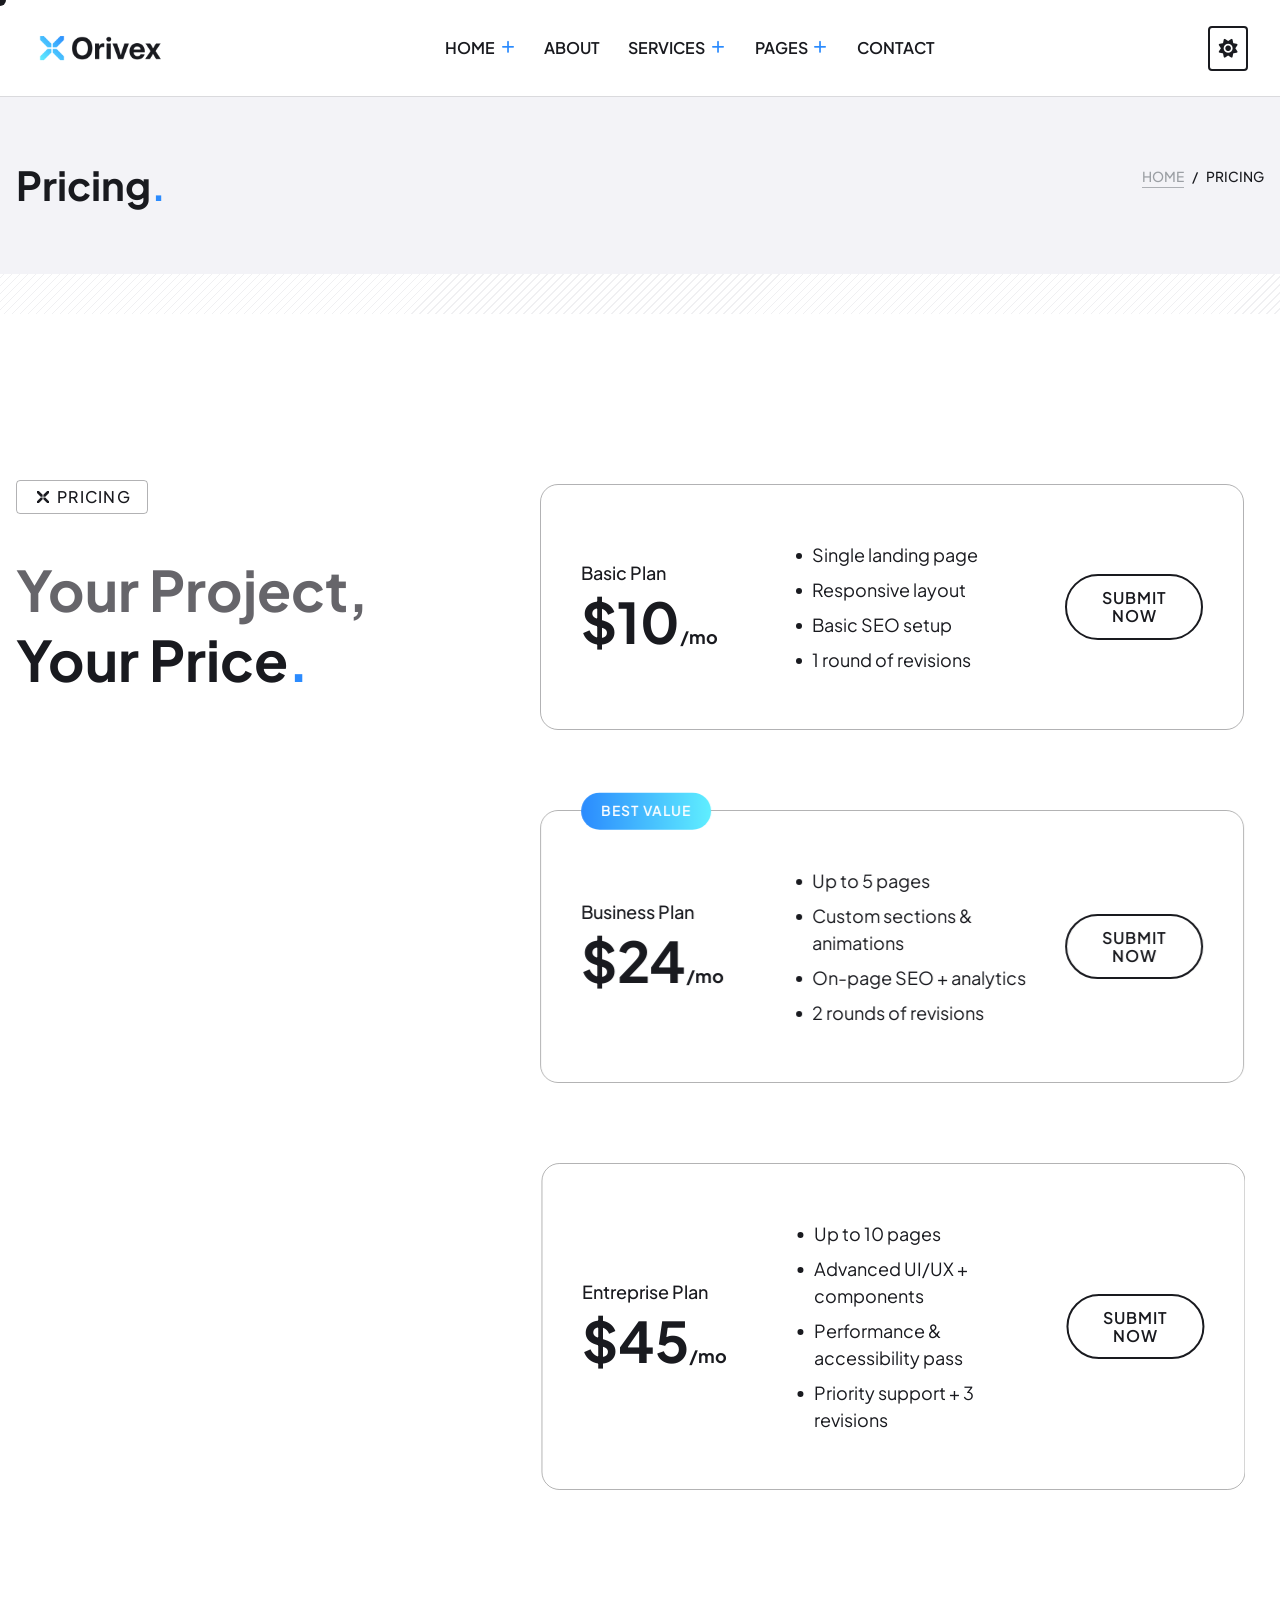
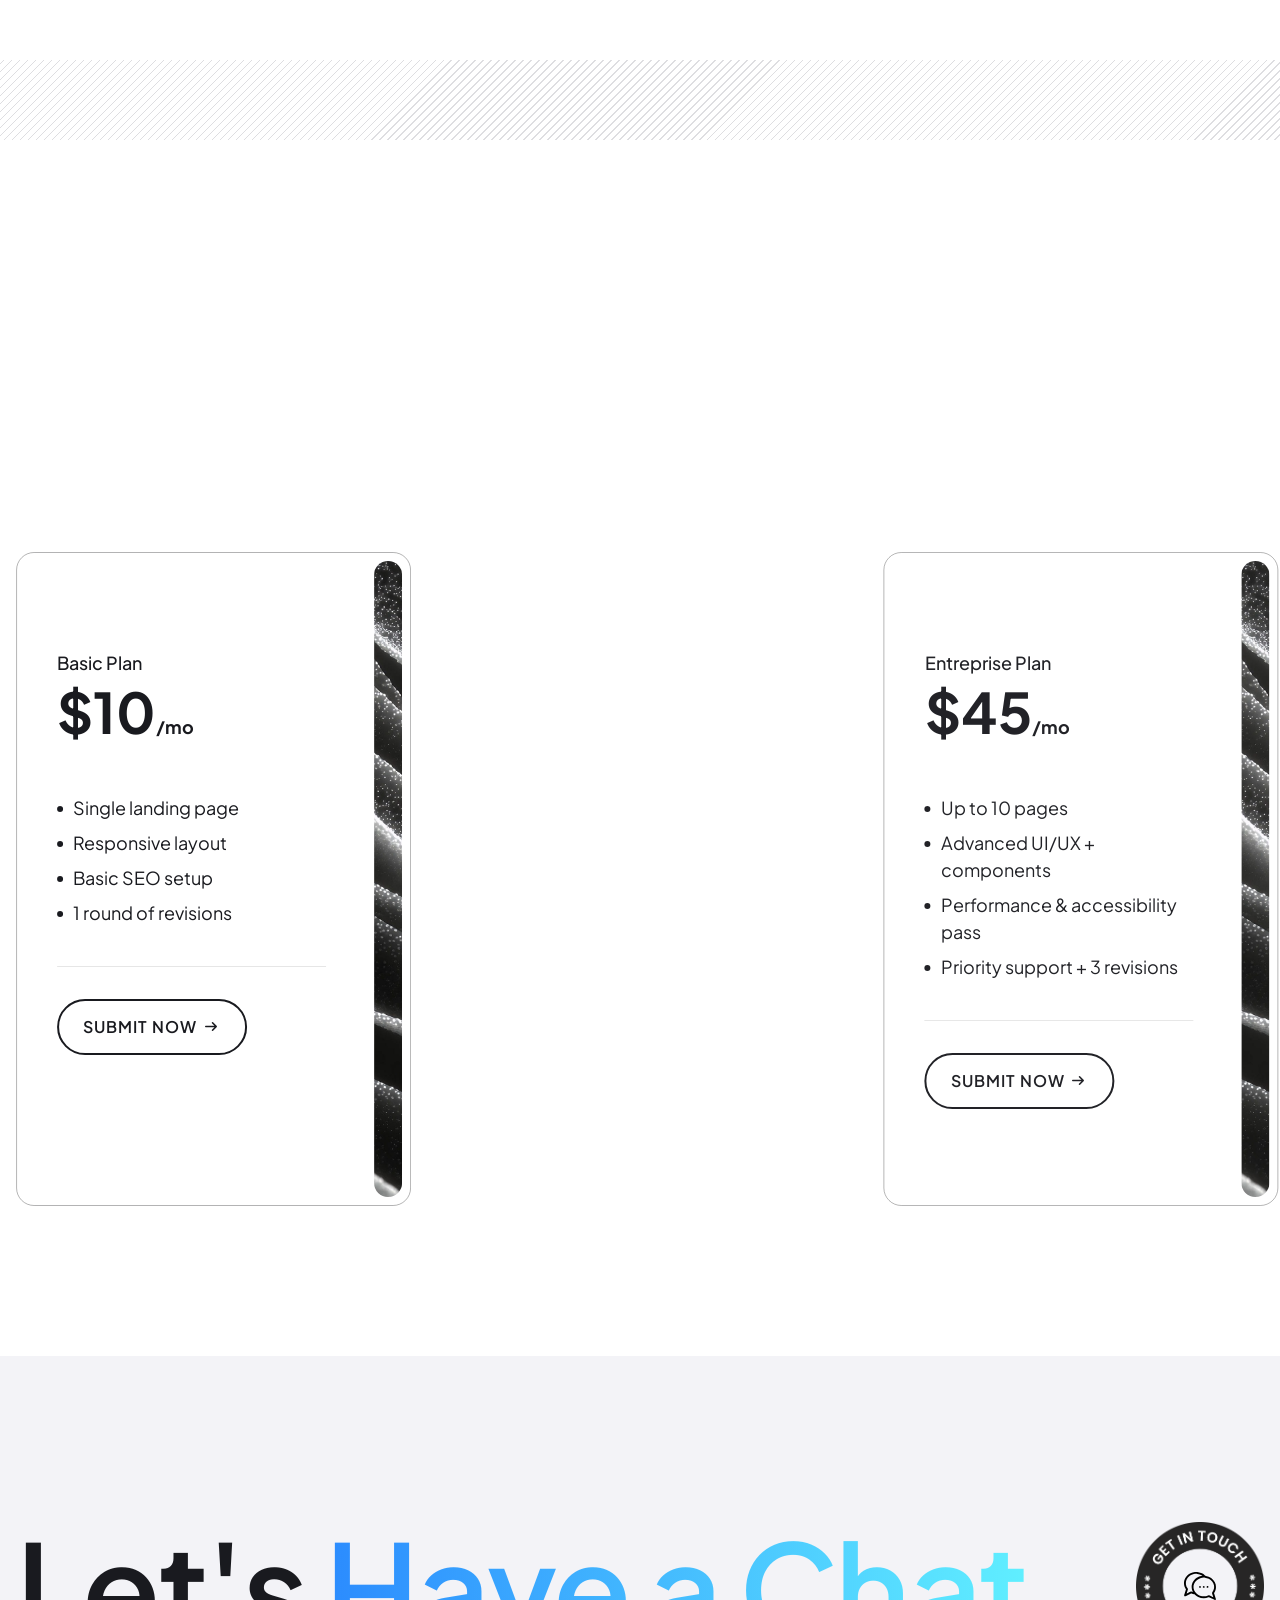
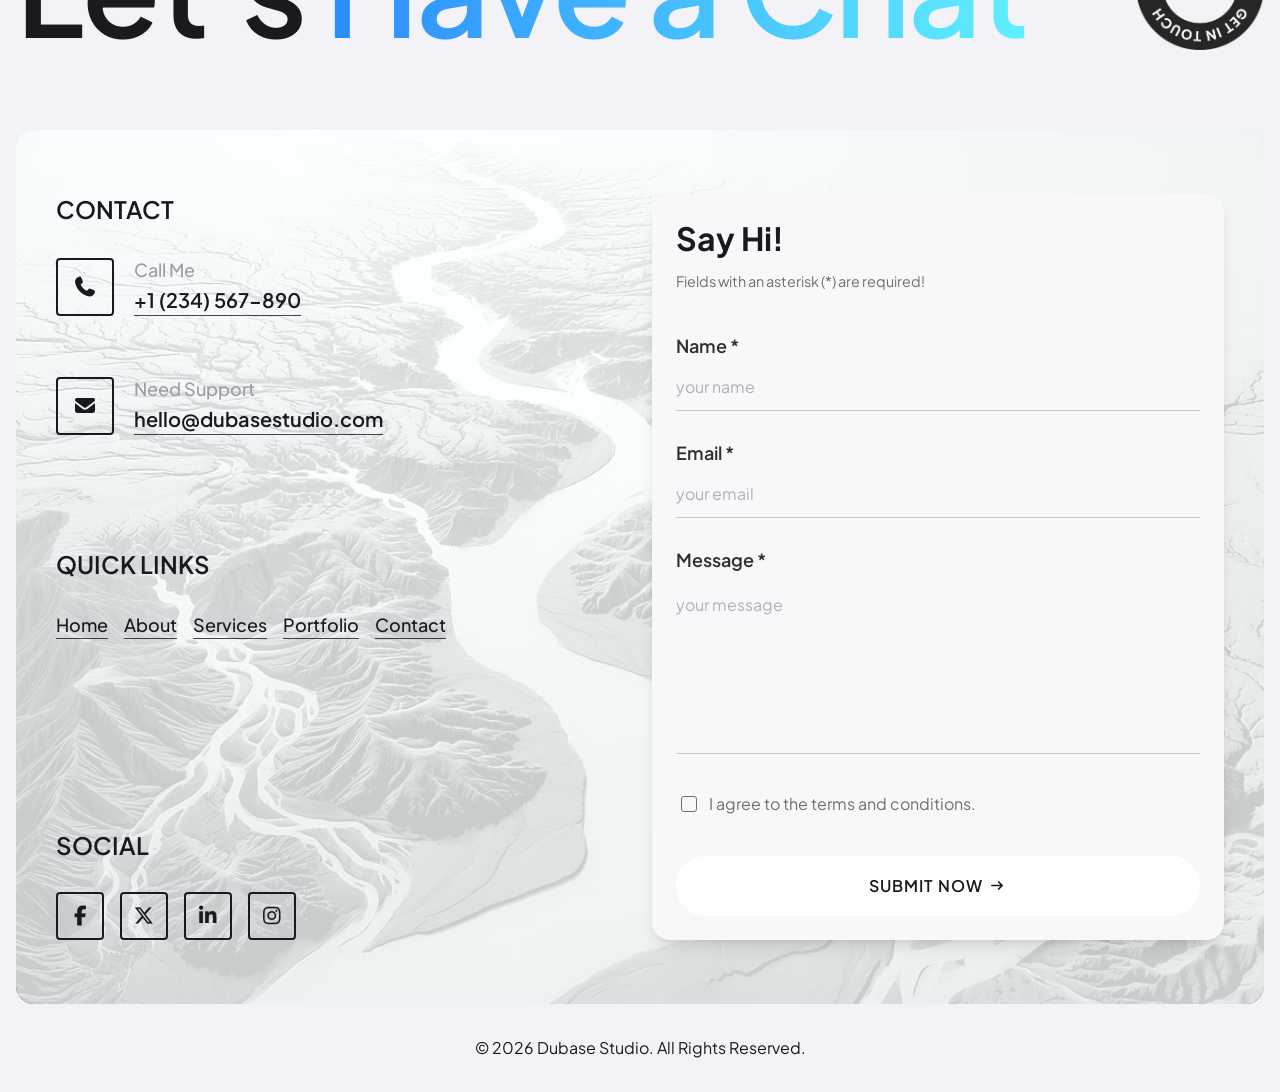
<file: pricing.html>
﻿<!doctype html>
<html lang="en">
<head>
    <meta charset="UTF-8" />

    <!-- Meta Viewport -->
    <meta name="viewport" content="width=device-width, initial-scale=1" />

    <!-- Page Title -->
    <title>Pricing | Dubase Studio - Personal Portfolio HTML Template</title>

    <!-- Meta Tags -->
    <meta
      name="description"
      content="Personal portfolio showcasing my work, services, and projects. Creative professional with expertise in design and development. View my experience, skills, and get in touch."
    />
    <meta
      name="keywords"
      content="personal portfolio, creative portfolio, web design, graphic design, freelancer, projects, services, about me, contact"
    />
    <meta name="author" content="Dubase Studio" />

    <!-- Browser Color -->
    <meta
      name="theme-color"
      content="#f3f3f7"
      media="(prefers-color-scheme: light)"
    />
    <meta
      name="theme-color"
      content="#0d0d0f"
      media="(prefers-color-scheme: dark)"
    />

    <!-- Favicon -->
    <link
      rel="icon"
      type="image/png"
      href="images/branding/favicon/favicon-96x96.png"
      sizes="96x96"
    />
    <link
      rel="icon"
      type="image/svg+xml"
      href="images/branding/favicon/favicon.svg"
    />
    <link rel="shortcut icon" href="images/branding/favicon/favicon.ico" />
    <link
      rel="apple-touch-icon"
      sizes="180x180"
      href="images/branding/favicon/apple-touch-icon.png"
    />
    <link rel="manifest" href="images/branding/favicon/site.webmanifest" />

    <!-- Google Fonts Css-->
    <link rel="preconnect" href="https://fonts.googleapis.com/" />
    <link rel="preconnect" href="https://fonts.gstatic.com/" crossorigin />
    <link
      href="https://fonts.googleapis.com/css2?family=Plus+Jakarta+Sans:ital,wght@0,200..800;1,200..800&amp;display=swap"
      rel="stylesheet"
    />

    <!-- Bootstrap CSS -->
    <link href="css/bootstrap.min.css" rel="stylesheet" media="screen" />
    <!-- Font Awesome Css-->
    <link href="css/all.min.css" rel="stylesheet" media="screen" />
    <!-- Swiper Css-->
    <link href="css/swiper-bundle.css" rel="stylesheet" media="screen" />
    <!-- Magnific Popup Css-->
    <link rel="stylesheet" href="css/magnific-popup.css" />

    <!-- Custom Style -->
    <link rel="stylesheet" href="css/style.css" />
    <link rel="stylesheet" href="css/theme-switcher.css" />
  </head>

  <body>
    <!--
      ==========================================================================
      Pricing Page Structure
      1) Accessibility Helpers
      2) Global Header / Navigation
      3) Main Content:
         - Page Header
         - Horizontal Pricing Table
         - Vertical Pricing Table
      4) Global Footer
      5) Utilities (Back to Top)
      6) Vendor & Custom Scripts
      ==========================================================================
    -->

    <!-- Preloader Start -->
    <div
      id="preloader"
      class="preloader"
      role="status"
      aria-live="polite"
      aria-busy="true"
    >
      <span class="visually-hidden">Loading, please wait</span>

      <div class="preloader__spinner" aria-hidden="true">
        <span class="preloader__dot"></span>
        <span class="preloader__dot"></span>
        <span class="preloader__dot"></span>
      </div>
    </div>
    <!-- Preloader End -->

    <!-- Skip content -->
    <a href="#main-content" class="visually-hidden">Skip to main content</a>

    <!-- Dot follower -->
    <div class="follow-dot" aria-hidden="true"></div>

    <!-- ===================================================== -->
    <!-- Header Section -->
    <!-- Description: Main navigation header with logo, menu, theme switcher, and CTA -->
    <!-- Features: Responsive navbar, dropdown menus, mobile menu system, theme toggle -->
    <!-- Includes: Accessibility support (ARIA), mobile overlay system, submenu controls -->
    <!-- ===================================================== -->

    <!-- Header Start -->
    <header class="header-container">
      <!-- ===================================================== -->
      <!-- Navigation Wrapper -->
      <!-- ===================================================== -->
      <nav class="header-nav" aria-label="Main navigation">
        <!-- ===================================================== -->
        <!-- Logo Start -->
        <!-- ===================================================== -->
        <a href="index.html" aria-label="Dubase Studio Homepage">
          <img
            src="images/branding/logo/logo-main.png"
            data-light-src="images/branding/logo/logo-main.png"
            data-dark-src="images/branding/logo/logo-light.png"
            alt="Dubase Studio Logo"
            class="header-nav__logo"
          />
        </a>
        <!-- Logo End -->

        <!-- ===================================================== -->
        <!-- Navigation Menu Container (Desktop + Mobile) -->
        <!-- ===================================================== -->
        <div
          id="menu-container"
          class="header-nav__menu-wrapper"
          role="navigation"
          data-lenis-prevent="true"
          tabindex="-1"
          aria-label="Mobile navigation"
          inert
        >
          <!-- ===================================================== -->
          <!-- Mobile Header (Logo + Close Button) -->
          <!-- ===================================================== -->
          <div class="header-nav__mobile-header">
            <img
              src="images/branding/logo/logo-main.png"
              data-light-src="images/branding/logo/logo-main.png"
              data-dark-src="images/branding/logo/logo-light.png"
              alt="Dubase Studio Logo"
              class="header-nav__logo--mobile"
            />

            <!-- Close Mobile Menu -->
            <button
              id="close-menu-button"
              class="btn btn--outline navbar__menu-button"
              type="button"
              aria-label="Close menu"
              aria-controls="menu-container"
            >
              <i class="fa-solid fa-xmark" aria-hidden="true"></i>
            </button>
          </div>
          <!-- Mobile Header End -->

          <!-- ===================================================== -->
          <!-- Primary Navigation Menu -->
          <!-- ===================================================== -->
          <ul class="header-nav__menu">
            <!-- ========================= -->
            <!-- Home Dropdown -->
            <!-- ========================= -->
            <li class="navbar__menu-item">
              <button
                type="button"
                aria-expanded="false"
                aria-controls="submenu-home"
                data-submenu-toggle
              >
                Home
                <i
                  class="fa-solid fa-plus header-nav__menu-icon"
                  aria-hidden="true"
                ></i>
              </button>

              <ul
                id="submenu-home"
                class="header-nav__submenu"
                aria-label="Home submenu"
              >
                <li><a href="index.html">Web Designer</a></li>
                <li>
                  <a href="index-creative-developer.html">Creative Developer</a>
                </li>
                <li>
                  <a href="index-personal-portfolio.html">Personal Portfolio</a>
                </li>
              </ul>
            </li>

            <!-- About Link -->
            <li class="navbar__menu-item">
              <a href="about.html">About</a>
            </li>

            <!-- ========================= -->
            <!-- Services Dropdown -->
            <!-- ========================= -->
            <li class="navbar__menu-item">
              <button
                type="button"
                aria-expanded="false"
                aria-controls="submenu-services"
                data-submenu-toggle
              >
                Services
                <i
                  class="fa-solid fa-plus header-nav__menu-icon"
                  aria-hidden="true"
                ></i>
              </button>

              <ul
                id="submenu-services"
                class="header-nav__submenu"
                aria-label="Services submenu"
              >
                <li><a href="services-list.html">Services List</a></li>
                <li><a href="service-details.html">Service Details</a></li>
              </ul>
            </li>

            <!-- ========================= -->
            <!-- Pages Dropdown -->
            <!-- ========================= -->
            <li class="navbar__menu-item">
              <button
                type="button"
                aria-expanded="false"
                aria-controls="submenu-pages"
                data-submenu-toggle
              >
                Pages
                <i
                  class="fa-solid fa-plus header-nav__menu-icon"
                  aria-hidden="true"
                ></i>
              </button>

              <ul
                id="submenu-pages"
                class="header-nav__submenu"
                aria-label="Pages submenu"
              >
                <li><a href="testimonials.html">Testimonials</a></li>
                <li><a href="projects.html">Projects</a></li>
                <li><a href="project-details.html">Project Details</a></li>
                <li><a href="blog-list.html">Blog List</a></li>
                <li><a href="blog-details.html">Blog Details</a></li>
                <li><a href="pricing.html">Pricing</a></li>
                <li><a href="faq.html">FAQ</a></li>
                <li><a href="404.html">404</a></li>
              </ul>
            </li>

            <!-- Contact Link -->
            <li class="navbar__menu-item">
              <a href="contact.html">Contact</a>
            </li>
          </ul>

          <!-- ===================================================== -->
          <!-- Mobile Extra Info Section -->
          <!-- ===================================================== -->
          <div class="header-nav__social-wrapper--mobile">
            <!-- Contact Info -->
            <div class="navbar__mobile-contact">
              <p class="navbar__section-label">Get in Touch</p>

              <div class="navbar__address">
                <p>USA, California - 90210 Str. Sunset Boulevard 45</p>
              </div>

              <div class="navbar__phone">
                <a class="link" href="tel:+1234567890">+1 234 567 890</a>
              </div>

              <div class="navbar__email">
                <a class="link" href="mailto:hello@dubasestudio.com"
                  >hello@dubasestudio.com</a
                >
              </div>
            </div>

            <!-- Social Links -->
            <p class="navbar__section-label">Let's Connect</p>

            <div class="navbar__mobile-social-container">
              <a
                href="#"
                class="btn btn--social"
                aria-label="Visit our Facebook page"
              >
                <i class="fab fa-facebook-f" aria-hidden="true"></i>
              </a>

              <a
                href="#"
                class="btn btn--social"
                aria-label="Visit our Twitter Profile"
              >
                <i class="fab fa-x-twitter" aria-hidden="true"></i>
              </a>

              <a
                href="#"
                class="btn btn--social"
                aria-label="Visit our LinkedIn Profile"
              >
                <i class="fab fa-linkedin-in" aria-hidden="true"></i>
              </a>

              <a
                href="#"
                class="btn btn--social"
                aria-label="Visit our Instagram Profile"
              >
                <i class="fab fa-instagram" aria-hidden="true"></i>
              </a>
            </div>
          </div>
        </div>

        <!-- ===================================================== -->
        <!-- CTA Section -->
        <!-- ===================================================== -->
        <div class="header-nav__cta">
          <!-- Theme Switcher Button -->
          <button
            id="theme-switcher-btn"
            class="theme-switcher"
            type="button"
            aria-label="Toggle dark/light theme"
            aria-pressed="false"
          >
            <span class="theme-switcher__icon theme-switcher__icon--light">
              <i class="fa-solid fa-sun"></i>
            </span>
            <span class="theme-switcher__icon theme-switcher__icon--dark">
              <i class="fa-solid fa-moon"></i>
            </span>
          </button>

          <!-- Theme State Inputs -->
          <input
            type="radio"
            id="theme-switcher-light"
            name="theme"
            value="light"
            hidden
          />
          <input
            type="radio"
            id="theme-switcher-dark"
            name="theme"
            value="dark"
            hidden
          />

          <!-- Open Menu Button -->
          <button
            id="open-menu-button"
            class="btn btn--outline navbar__menu-button"
            type="button"
            aria-label="Open menu"
            aria-expanded="false"
            aria-controls="menu-container"
          >
            <i class="fa-solid fa-bars-staggered" aria-hidden="true"></i>
          </button>
        </div>
        <!-- CTA End -->

        <!-- Overlay -->
        <div id="overlay" class="header-nav__overlay" role="presentation"></div>
      </nav>
    </header>
    <!-- Header End -->

    <!-- ===================================================== -->
    <!-- End Header Section -->
    <!-- ===================================================== -->

    <main id="main-content">
      <!-- ===================================================== -->
      <!-- Page Header Start -->
      <!-- Page intro section with title and breadcrumb navigation -->
      <!-- ===================================================== -->
      <div class="page-header">
        <!-- Container: Page Header Wrapper -->
        <div class="container">
          <div class="row">
            <div class="col-lg-12">
              <!-- Page Header Content -->
              <div class="page-header__content">
                <!-- Page Title -->
                <h1>Pricing<span class="cp-brand-color">.</span></h1>

                <!-- Breadcrumb Navigation -->
                <nav class="page-header__breadcrumb" aria-label="Breadcrumb">
                  <ol class="breadcrumb">
                    <!-- Home Link -->
                    <li>
                      <a href="index.html" class="link">Home</a>
                    </li>

                    <!-- Current Page -->
                    <li aria-current="page">Pricing</li>
                  </ol>
                </nav>
                <!-- /Breadcrumb Navigation -->
              </div>
              <!-- /Page Header Content -->
            </div>
          </div>
        </div>
        <!-- /Container -->

        <!-- Decorative Separator -->
        <div class="page-header__separator"></div>
      </div>
      <!-- ===================================================== -->
      <!-- Page Header End -->
      <!-- ===================================================== -->

      <!-- ===================================================== -->
      <!-- Pricing Horizontal Section Start -->
      <!-- Section: Pricing plans presented in horizontal layout -->
      <!-- Includes intro + 3 pricing tiers with CTA actions -->
      <!-- ===================================================== -->
      <section class="pricing-horizontal">
        <!-- Container: Main Layout Wrapper -->
        <div class="container">
          <div class="row">
            <!-- ===================== -->
            <!-- Left Column: Section Intro -->
            <!-- ===================== -->
            <div class="col-lg-4 pricing-horizontal__col-wrapper">
              <div class="pricing-horizontal__col">
                <!-- Section Title Block -->
                <div class="section-title section-title--full">
                  <!-- Pre-title (Label + Icon) -->
                  <div class="pre-title">
                    <div class="pre-title__icon-wrap">
                      <img
                        class="pre-title__icon"
                        src="images/branding/badges/title-shape-dark.svg"
                        data-light-src="images/branding/badges/title-shape-dark.svg"
                        data-dark-src="images/branding/badges/title-shape-light.svg"
                        alt=""
                        aria-hidden="true"
                      />
                    </div>
                    <span class="pre-title__label">Pricing</span>
                  </div>

                  <!-- Main Heading -->
                  <h2>
                    <span class="cp-gray--modern">Your Project,</span> Your
                    Price<span class="cp-brand-color">.</span>
                  </h2>
                </div>
                <!-- /Section Title Block -->
              </div>
            </div>
            <!-- /Left Column -->

            <!-- ===================== -->
            <!-- Right Column: Pricing Cards -->
            <!-- ===================== -->
            <div class="col-lg-8">
              <!-- Pricing Cards Wrapper -->
              <div class="pricing-horizontal__wrapper">
                <!-- ===================== -->
                <!-- Pricing Item: Basic Plan -->
                <!-- ===================== -->
                <article class="pricing-horizontal__item">
                  <div class="row">
                    <!-- Plan Header -->
                    <div class="col-lg-4 col-md-6">
                      <div class="pricing-horizontal__header">
                        <div class="pricing-horizontal__title">Basic Plan</div>
                        <h3>$10<span>/mo</span></h3>
                      </div>
                    </div>

                    <!-- Plan Features -->
                    <div class="col-lg-5 col-md-6">
                      <div class="pricing-horizontal__body">
                        <ul>
                          <li>Single landing page</li>
                          <li>Responsive layout</li>
                          <li>Basic SEO setup</li>
                          <li>1 round of revisions</li>
                        </ul>
                      </div>
                    </div>

                    <!-- Plan CTA -->
                    <div class="col-lg-3 col-md-12">
                      <div class="pricing-horizontal__footer">
                        <a
                          class="btn-default btn-default--x-small-border-dark"
                          href="contact.html"
                          aria-label="Choose the Basic Plan"
                        >
                          <span class="btn-default-inner">
                            <span data-hover="Submit Now">Submit Now</span>
                          </span>
                        </a>
                      </div>
                    </div>
                  </div>
                </article>

                <!-- ===================== -->
                <!-- Pricing Item: Business Plan -->
                <!-- Highlighted: Best Value -->
                <!-- ===================== -->
                <article class="pricing-horizontal__item">
                  <!-- Badge -->
                  <div class="pricing-horizontal__badge">Best Value</div>

                  <div class="row">
                    <!-- Plan Header -->
                    <div class="col-lg-4 col-md-6">
                      <div class="pricing-horizontal__header">
                        <div class="pricing-horizontal__title">
                          Business Plan
                        </div>
                        <h3>$24<span>/mo</span></h3>
                      </div>
                    </div>

                    <!-- Plan Features -->
                    <div class="col-lg-5 col-md-6">
                      <div class="pricing-horizontal__body">
                        <ul>
                          <li>Up to 5 pages</li>
                          <li>Custom sections & animations</li>
                          <li>On-page SEO + analytics</li>
                          <li>2 rounds of revisions</li>
                        </ul>
                      </div>
                    </div>

                    <!-- Plan CTA -->
                    <div class="col-lg-3 col-md-12">
                      <div class="pricing-horizontal__footer">
                        <a
                          class="btn-default btn-default--x-small-border-dark"
                          href="contact.html"
                          aria-label="Choose the Business Plan"
                        >
                          <span class="btn-default-inner">
                            <span data-hover="Submit Now">Submit Now</span>
                          </span>
                        </a>
                      </div>
                    </div>
                  </div>
                </article>

                <!-- ===================== -->
                <!-- Pricing Item: Enterprise Plan -->
                <!-- ===================== -->
                <article class="pricing-horizontal__item">
                  <div class="row">
                    <!-- Plan Header -->
                    <div class="col-lg-4 col-md-6">
                      <div class="pricing-horizontal__header">
                        <div class="pricing-horizontal__title">
                          Entreprise Plan
                        </div>
                        <h3>$45<span>/mo</span></h3>
                      </div>
                    </div>

                    <!-- Plan Features -->
                    <div class="col-lg-5 col-md-6">
                      <div class="pricing-horizontal__body">
                        <ul>
                          <li>Up to 10 pages</li>
                          <li>Advanced UI/UX + components</li>
                          <li>Performance & accessibility pass</li>
                          <li>Priority support + 3 revisions</li>
                        </ul>
                      </div>
                    </div>

                    <!-- Plan CTA -->
                    <div class="col-lg-3 col-md-12">
                      <div class="pricing-horizontal__footer">
                        <a
                          class="btn-default btn-default--x-small-border-dark"
                          href="contact.html"
                          aria-label="Choose the Entreprise Plan"
                        >
                          <span class="btn-default-inner">
                            <span data-hover="Submit Now">Submit Now</span>
                          </span>
                        </a>
                      </div>
                    </div>
                  </div>
                </article>
                <!-- /Pricing Items -->
              </div>
              <!-- /Pricing Wrapper -->
            </div>
            <!-- /Right Column -->
          </div>
        </div>
        <!-- /Container -->
        <div class="section-separator"></div>
      </section>
      <!-- ===================================================== -->
      <!-- Pricing Horizontal Section End -->
      <!-- ===================================================== -->

      <!-- ===================================================== -->
      <!-- Pricing Section Start -->
      <!-- Service pricing plans displayed in a vertical card layout -->
      <!-- ===================================================== -->
      <section class="pricing-vertical">
        <!-- Container: Section Wrapper -->
        <div class="container">
          <!-- =============================== -->
          <!-- Section Header -->
          <!-- =============================== -->
          <div class="row">
            <div class="col-lg-12">
              <!-- Section Title -->
              <div class="section-title text-center section-title--full">
                <h2>
                  Pricing
                  <span class="cp-brand-color">.</span>
                </h2>
              </div>
            </div>
          </div>

          <!-- =============================== -->
          <!-- Pricing Content -->
          <!-- =============================== -->
          <div class="row">
            <div class="col-lg-12">
              <!-- Pricing Cards Wrapper -->
              <div class="pricing-vertical__wrapper">
                <!-- ================================================= -->
                <!-- Pricing Plan 01 -->
                <!-- ================================================= -->
                <article class="pricing-vertical__item">
                  <!-- Plan Header -->
                  <div class="pricing-vertical__header">
                    <div class="pricing-vertical__title">Basic Plan</div>
                    <h3>$10<span>/mo</span></h3>
                  </div>

                  <!-- Plan Features -->
                  <div class="pricing-vertical__body">
                    <ul>
                      <li>Single landing page</li>
                      <li>Responsive layout</li>
                      <li>Basic SEO setup</li>
                      <li>1 round of revisions</li>
                    </ul>
                  </div>

                  <!-- Call To Action -->
                  <div class="pricing-vertical__footer">
                    <a
                      class="btn-default btn-default--small-border-dark"
                      href="contact.html"
                      aria-label="Choose the Basic Plan"
                    >
                      <span class="btn-default-inner">
                        <span data-hover="Submit Now">Submit Now</span>
                      </span>
                      <span class="btn-icon">
                        <i
                          class="fa-solid fa-arrow-right"
                          aria-hidden="true"
                        ></i>
                      </span>
                    </a>
                  </div>
                </article>

                <!-- ================================================= -->
                <!-- Pricing Plan 02 (Featured) -->
                <!-- ================================================= -->
                <article class="pricing-vertical__item">
                  <!-- Featured Badge -->
                  <div class="pricing-vertical__badge">Best Value</div>

                  <div class="pricing-vertical__header">
                    <div class="pricing-vertical__title">Business Plan</div>
                    <h3>$24<span>/mo</span></h3>
                  </div>

                  <div class="pricing-vertical__body">
                    <ul>
                      <li>Up to 5 pages</li>
                      <li>Custom sections & animations</li>
                      <li>On-page SEO + analytics</li>
                      <li>2 rounds of revisions</li>
                    </ul>
                  </div>

                  <div class="pricing-vertical__footer">
                    <a
                      class="btn-default btn-default--small-border-dark"
                      href="contact.html"
                      aria-label="Choose the Business Plan"
                    >
                      <span class="btn-default-inner">
                        <span data-hover="Submit Now">Submit Now</span>
                      </span>
                      <span class="btn-icon">
                        <i
                          class="fa-solid fa-arrow-right"
                          aria-hidden="true"
                        ></i>
                      </span>
                    </a>
                  </div>
                </article>

                <!-- ================================================= -->
                <!-- Pricing Plan 03 -->
                <!-- ================================================= -->
                <article class="pricing-vertical__item">
                  <div class="pricing-vertical__header">
                    <div class="pricing-vertical__title">Entreprise Plan</div>
                    <h3>$45<span>/mo</span></h3>
                  </div>

                  <div class="pricing-vertical__body">
                    <ul>
                      <li>Up to 10 pages</li>
                      <li>Advanced UI/UX + components</li>
                      <li>Performance & accessibility pass</li>
                      <li>Priority support + 3 revisions</li>
                    </ul>
                  </div>

                  <div class="pricing-vertical__footer">
                    <a
                      class="btn-default btn-default--small-border-dark"
                      href="contact.html"
                      aria-label="Choose the Entreprise Plan"
                    >
                      <span class="btn-default-inner">
                        <span data-hover="Submit Now">Submit Now</span>
                      </span>
                      <span class="btn-icon">
                        <i
                          class="fa-solid fa-arrow-right"
                          aria-hidden="true"
                        ></i>
                      </span>
                    </a>
                  </div>
                </article>
              </div>
              <!-- /Pricing Cards Wrapper -->
            </div>
          </div>
        </div>
        <!-- /Container -->
      </section>
      <!-- ===================================================== -->
      <!-- Pricing Section End -->
      <!-- ===================================================== -->
    </main>

    <!-- ===================================================== -->
    <!-- Footer Section -->
    <!-- Description: Main website footer with contact info, links, social icons, and contact form -->
    <!-- Features: Responsive layout, contact form, social links, newsletter-style interaction -->
    <!-- Backend: Form submits to /api/contact -->
    <!-- Customize: Emails, phone, links, social URLs, branding -->
    <!-- ===================================================== -->

    <footer class="footer">
      <!-- ===================================== -->
      <!-- Container Start -->
      <!-- ===================================== -->
      <div class="container container-footer">
        <div class="row">
          <div class="col-lg-12">
            <!-- ===================================== -->
            <!-- Footer Title Section -->
            <!-- ===================================== -->
            <div class="footer__title-wrapper">
              <!-- Main Heading -->
              <h2>Let's <span class="brand-gradient">Have a Chat</span></h2>

              <!-- Badge / Decorative Elements -->
              <!-- Replace assets in: /images/sections/footer/ -->
              <div class="footer__badge">
                <img
                  class="footer__badge-icon"
                  src="images/sections/footer/footer-chat-dark.svg"
                  data-light-src="images/sections/footer/footer-chat-dark.svg"
                  data-dark-src="images/sections/footer/footer-chat-light.svg"
                  alt="Chat icon"
                />

                <img
                  class="footer__badge-img"
                  src="images/sections/footer/footer-badge-dark.png"
                  data-light-src="images/sections/footer/footer-badge-dark.png"
                  data-dark-src="images/sections/footer/footer-badge-light.png"
                  alt="Quality badge"
                />
              </div>
            </div>

            <!-- ===================================== -->
            <!-- Footer Content Wrapper -->
            <!-- ===================================== -->
            <div class="footer__contact-wrapper">
              <div class="row">
                <!-- ===================================== -->
                <!-- LEFT COLUMN: Contact / Links / Social -->
                <!-- ===================================== -->
                <div class="col-lg-6 col-md-12">
                  <div class="footer__items-wrapper">
                    <div class="footer__items-group">
                      <!-- ========================= -->
                      <!-- Contact Section -->
                      <!-- ========================= -->
                      <div class="footer__contact-item">
                        <h3>Contact</h3>

                        <div class="footer__contact-infos">
                          <!-- Phone -->
                          <div class="footer__contact-content">
                            <i class="fas fa-phone" aria-hidden="true"></i>
                            <div class="footer__contact-info-wrapper">
                              <p>Call Me</p>
                              <a class="link" href="tel:+1234567890"
                                >+1 (234) 567-890</a
                              >
                            </div>
                          </div>

                          <!-- Email -->
                          <div class="footer__contact-content">
                            <i class="fas fa-envelope" aria-hidden="true"></i>
                            <div class="footer__contact-info-wrapper">
                              <p>Need Support</p>
                              <a class="link" href="mailto:hello@dubasestudio.com"
                                >hello@dubasestudio.com</a
                              >
                            </div>
                          </div>
                        </div>
                      </div>

                      <!-- ========================= -->
                      <!-- Quick Links Section -->
                      <!-- ========================= -->
                      <div class="footer__contact-item">
                        <h3>Quick Links</h3>

                        <ul aria-label="Quick links">
                          <li><a class="link" href="index.html">Home</a></li>
                          <li><a class="link" href="about.html">About</a></li>
                          <li>
                            <a class="link" href="services-list.html"
                              >Services</a
                            >
                          </li>
                          <li>
                            <a class="link" href="projects.html">Portfolio</a>
                          </li>
                          <li>
                            <a class="link" href="contact.html">Contact</a>
                          </li>
                        </ul>
                      </div>
                    </div>

                    <!-- ========================= -->
                    <!-- Social Links Section -->
                    <!-- ========================= -->
                    <div class="footer__social-wrapper">
                      <div class="footer__contact-item">
                        <div class="footer__social-container">
                          <h3>Social</h3>

                          <div class="footer__social-items">
                            <a
                              href="#"
                              class="btn btn--social btn--social-lg"
                              aria-label="Visit our Facebook page"
                            >
                              <i
                                class="fab fa-facebook-f"
                                aria-hidden="true"
                              ></i>
                            </a>

                            <a
                              href="#"
                              class="btn btn--social btn--social-lg"
                              aria-label="Visit our Twitter Profile"
                            >
                              <i
                                class="fab fa-x-twitter"
                                aria-hidden="true"
                              ></i>
                            </a>

                            <a
                              href="#"
                              class="btn btn--social btn--social-lg"
                              aria-label="Visit our LinkedIn Profile"
                            >
                              <i
                                class="fab fa-linkedin-in"
                                aria-hidden="true"
                              ></i>
                            </a>

                            <a
                              href="#"
                              class="btn btn--social btn--social-lg"
                              aria-label="Visit our Instagram Profile"
                            >
                              <i
                                class="fab fa-instagram"
                                aria-hidden="true"
                              ></i>
                            </a>
                          </div>
                        </div>
                      </div>
                    </div>
                  </div>
                </div>

                <!-- ===================================== -->
                <!-- RIGHT COLUMN: Contact Form -->
                <!-- ===================================== -->
                <div class="col-lg-6 col-md-12">
                  <div class="footer__form-wrapper">
                    <!-- Contact Form -->
                    <!-- Backend: mail.php -->
                    <form
                      action="mail.php"
                      method="POST"
                      class="cp-form"
                      accept-charset="UTF-8"
                    >
                      <h4 class="cp-form__title">Say Hi!</h4>

                      <small class="cp-form__note">
                        Fields with an asterisk (*) are required!
                      </small>

                      <!-- Honeypot -->
                      <div class="cp-form-honeypot" aria-hidden="true">
                        <label for="cp-company-name"
                          >Leave this field empty</label
                        >
                        <input
                          class="cp-form-control"
                          id="cp-company-name"
                          name="company_name"
                          type="text"
                          tabindex="-1"
                          autocomplete="off"
                        />
                      </div>

                      <!-- Name -->
                      <div class="cp-form-group">
                        <label for="cp-name">
                          Name <span aria-hidden="true">*</span>
                        </label>
                        <input
                          class="cp-form-control"
                          id="cp-name"
                          name="user_name"
                          type="text"
                          placeholder="your name"
                          required
                        />
                      </div>

                      <!-- Email -->
                      <div class="cp-form-group">
                        <label for="cp-email">
                          Email <span aria-hidden="true">*</span>
                        </label>
                        <input
                          class="cp-form-control"
                          id="cp-email"
                          name="user_email"
                          type="email"
                          placeholder="your email"
                          required
                        />
                      </div>

                      <!-- Message -->
                      <div class="cp-form-group">
                        <label for="cp-message">
                          Message <span aria-hidden="true">*</span>
                        </label>
                        <textarea
                          class="cp-form-control"
                          id="cp-message"
                          name="user_message"
                          rows="6"
                          placeholder="your message"
                          required
                        ></textarea>
                      </div>

                      <!-- Terms Checkbox -->
                      <div class="cp-form-check">
                        <input
                          type="checkbox"
                          id="checkBox"
                          name="checkBox"
                          required
                          aria-describedby="terms-description"
                        />

                        <small id="terms-description" class="visually-hidden">
                          You must accept the terms and conditions before
                          submitting.
                        </small>

                        <label for="checkBox">
                          I agree to the terms and conditions.
                        </label>
                      </div>

                      <div class="cp-form-feedback" aria-live="polite"></div>

                      <!-- Submit Button -->
                      <button type="submit" class="btn-default btn--w-100">
                        <span class="btn-default-inner">
                          <span data-hover="Submit Now">Submit Now</span>
                        </span>

                        <span class="btn-icon">
                          <i
                            class="fa-solid fa-arrow-right"
                            aria-hidden="true"
                          ></i>
                        </span>
                      </button>
                    </form>
                  </div>
                </div>
              </div>
            </div>

            <!-- ===================================== -->
            <!-- Footer Copyright -->
            <!-- ===================================== -->
            <div class="footer__copyright">
              <p>&copy; 2026 Dubase Studio. All Rights Reserved.</p>
            </div>
          </div>
        </div>
      </div>
    </footer>

    <!-- ===================================================== -->
    <!-- End Footer Section -->
    <!-- ===================================================== -->

    <!-- To Top Button Start -->
    <a href="#" id="to-top" class="btn-to-top" aria-label="Back to top">
      <i class="fa-solid fa-angle-up" aria-hidden="true"></i>
    </a>
    <!-- To Top Button End -->

    <!-- Scripts -->
    <!-- Jquery Library File -->
    <script src="js/jquery-3.7.1.min.js" defer></script>
    <!-- Bootstrap JS -->
    <script src="js/bootstrap.bundle.min.js" defer></script>
    <!-- GSAP JS -->
    <script src="js/gsap.min.js" defer></script>
    <!-- Lenis JS -->
    <script src="js/lenis.min.js" defer></script>
    <!-- SplitText JS -->
    <script src="js/SplitText.min.js" defer></script>
    <!-- ScrollTrigger JS -->
    <script src="js/ScrollTrigger.min.js" defer></script>
    <!-- CustomEase JS -->
    <script src="js/CustomEase.min.js" defer></script>
    <!-- Magic Cursor JS -->
    <script src="js/magic-cursor.js" defer></script>
    <!-- Nice Select JS -->
    <script src="js/nice-select.js" defer></script>
    <!-- Parallaxie JS -->
    <script src="js/parallaxie.js" defer></script>
    <!-- Swiper JS -->
    <script src="js/swiper-bundle.js" defer></script>
    <!-- Ukiyo JS -->
    <script src="js/ukiyo.min.js" defer></script>
    <!-- Magnific JS -->
    <script src="js/jquery.magnific-popup.min.js" defer></script>

    <script src="js/script.js" defer></script>
  </body>

</html>
</file>
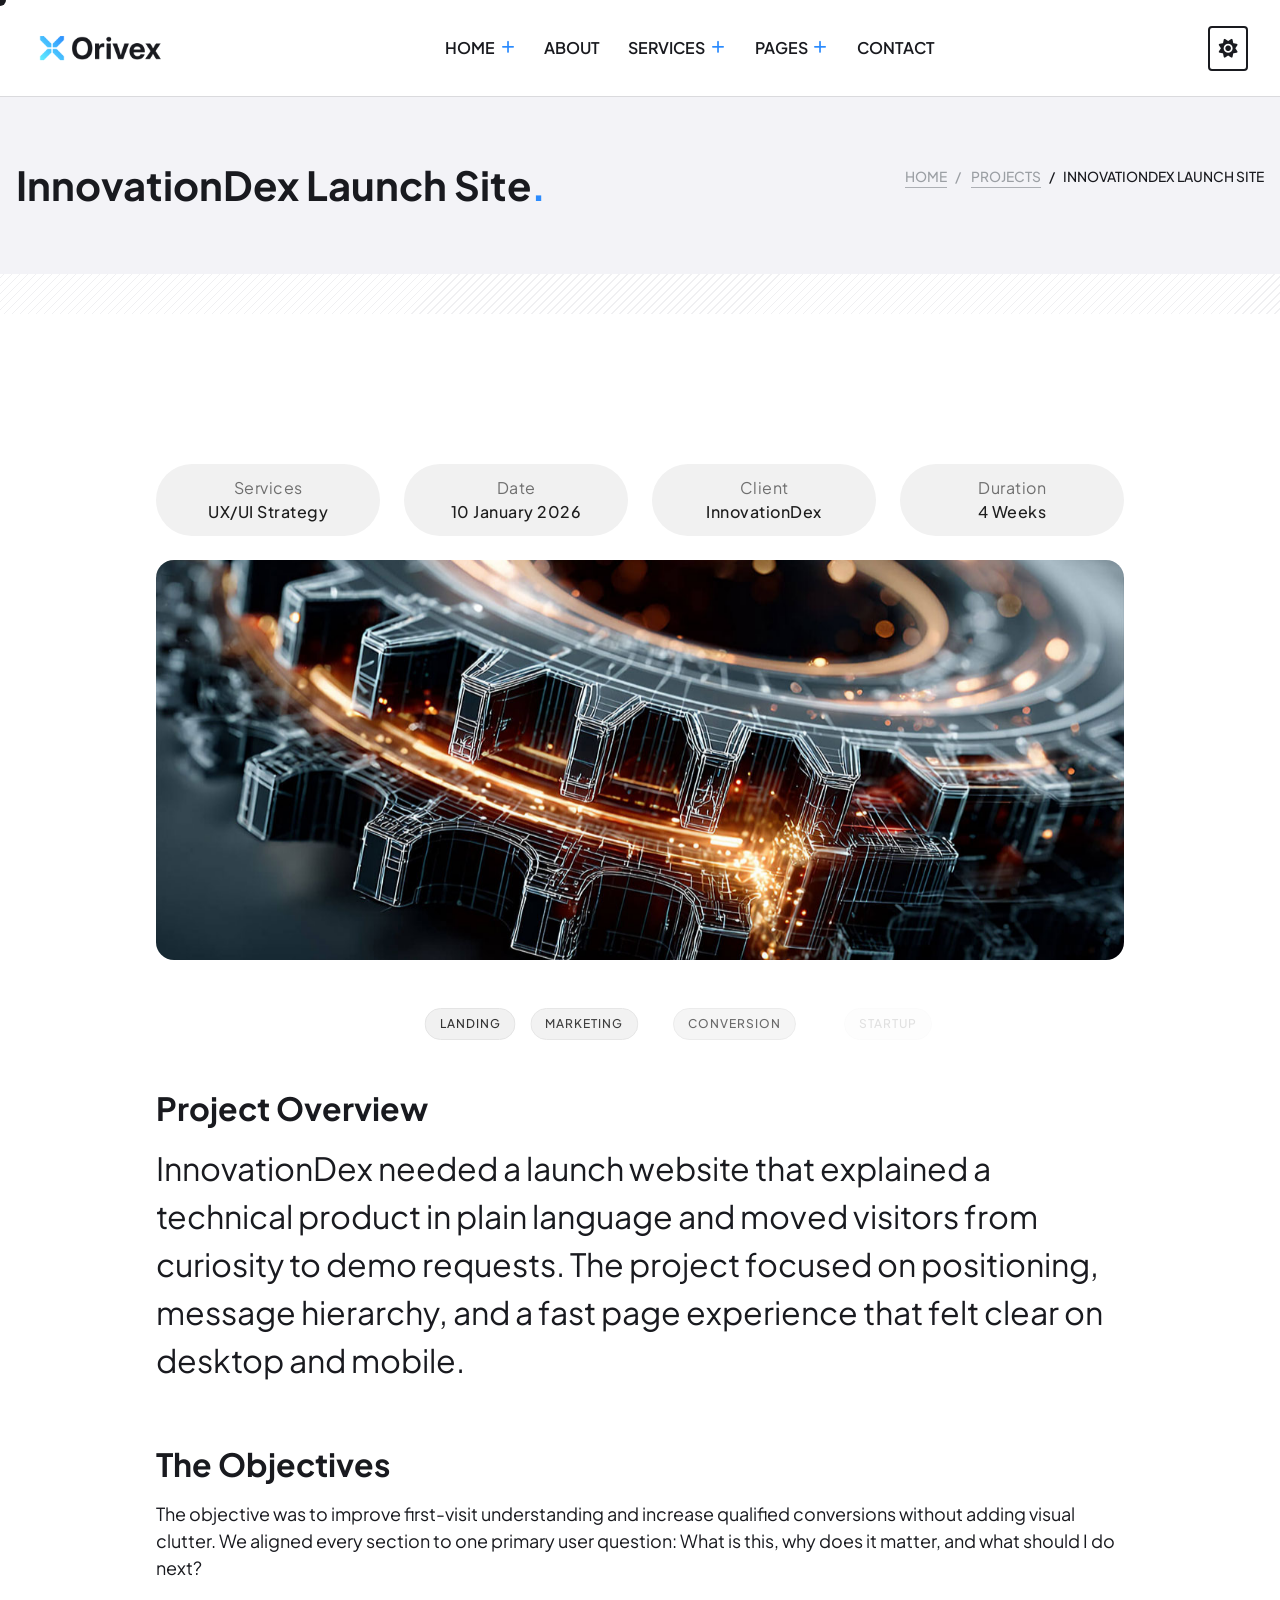
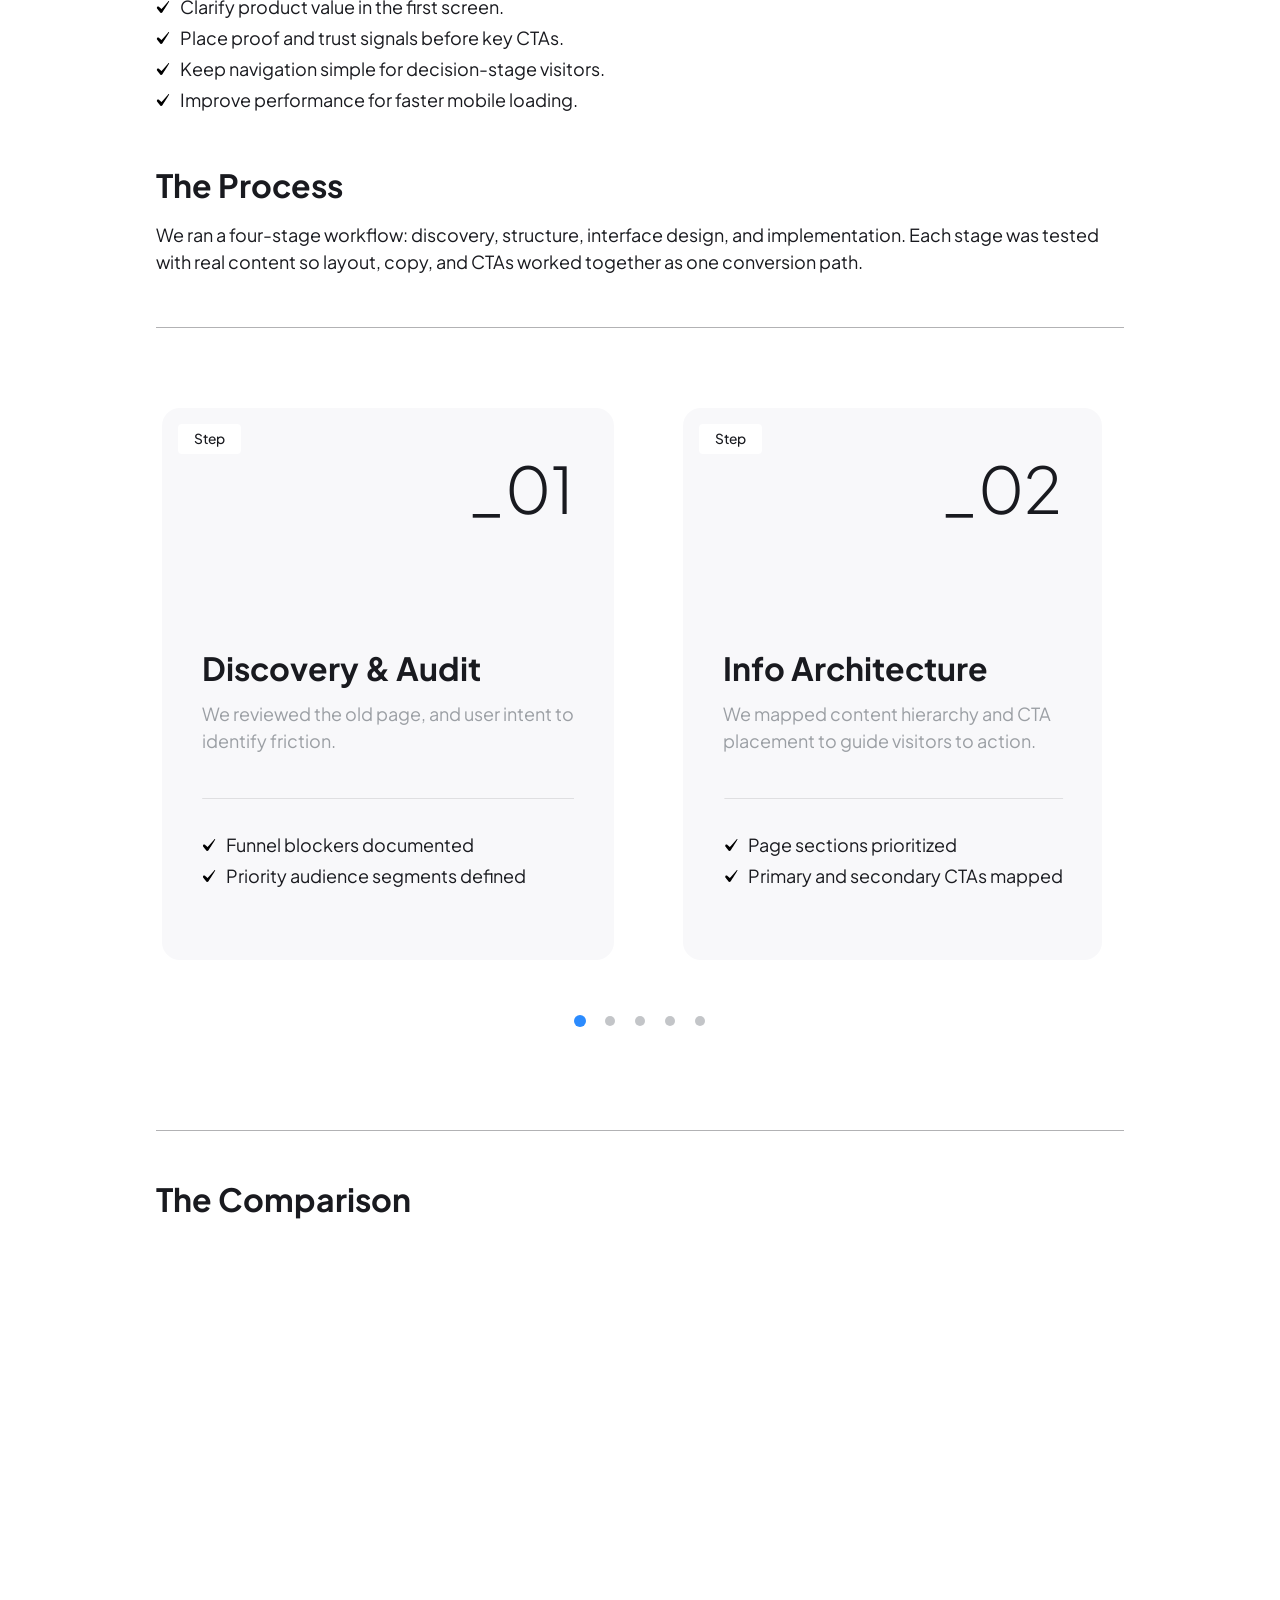
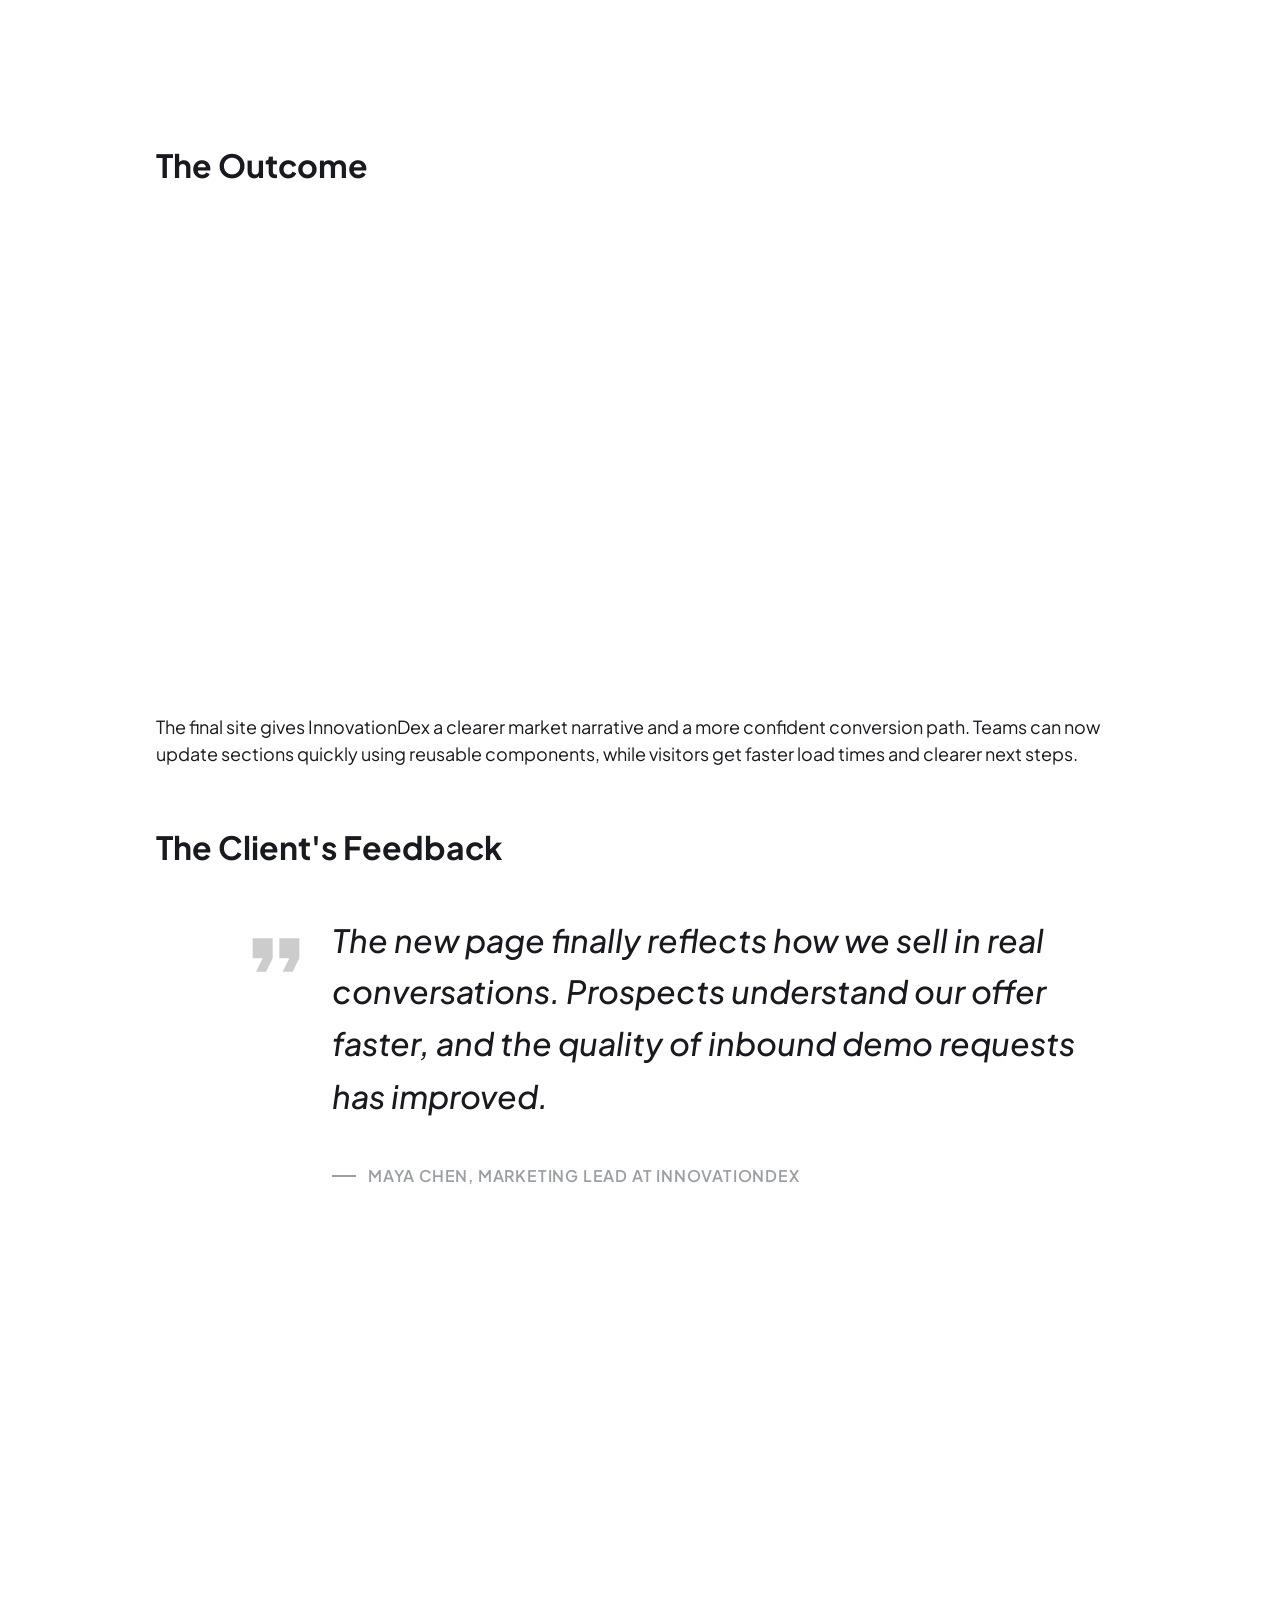
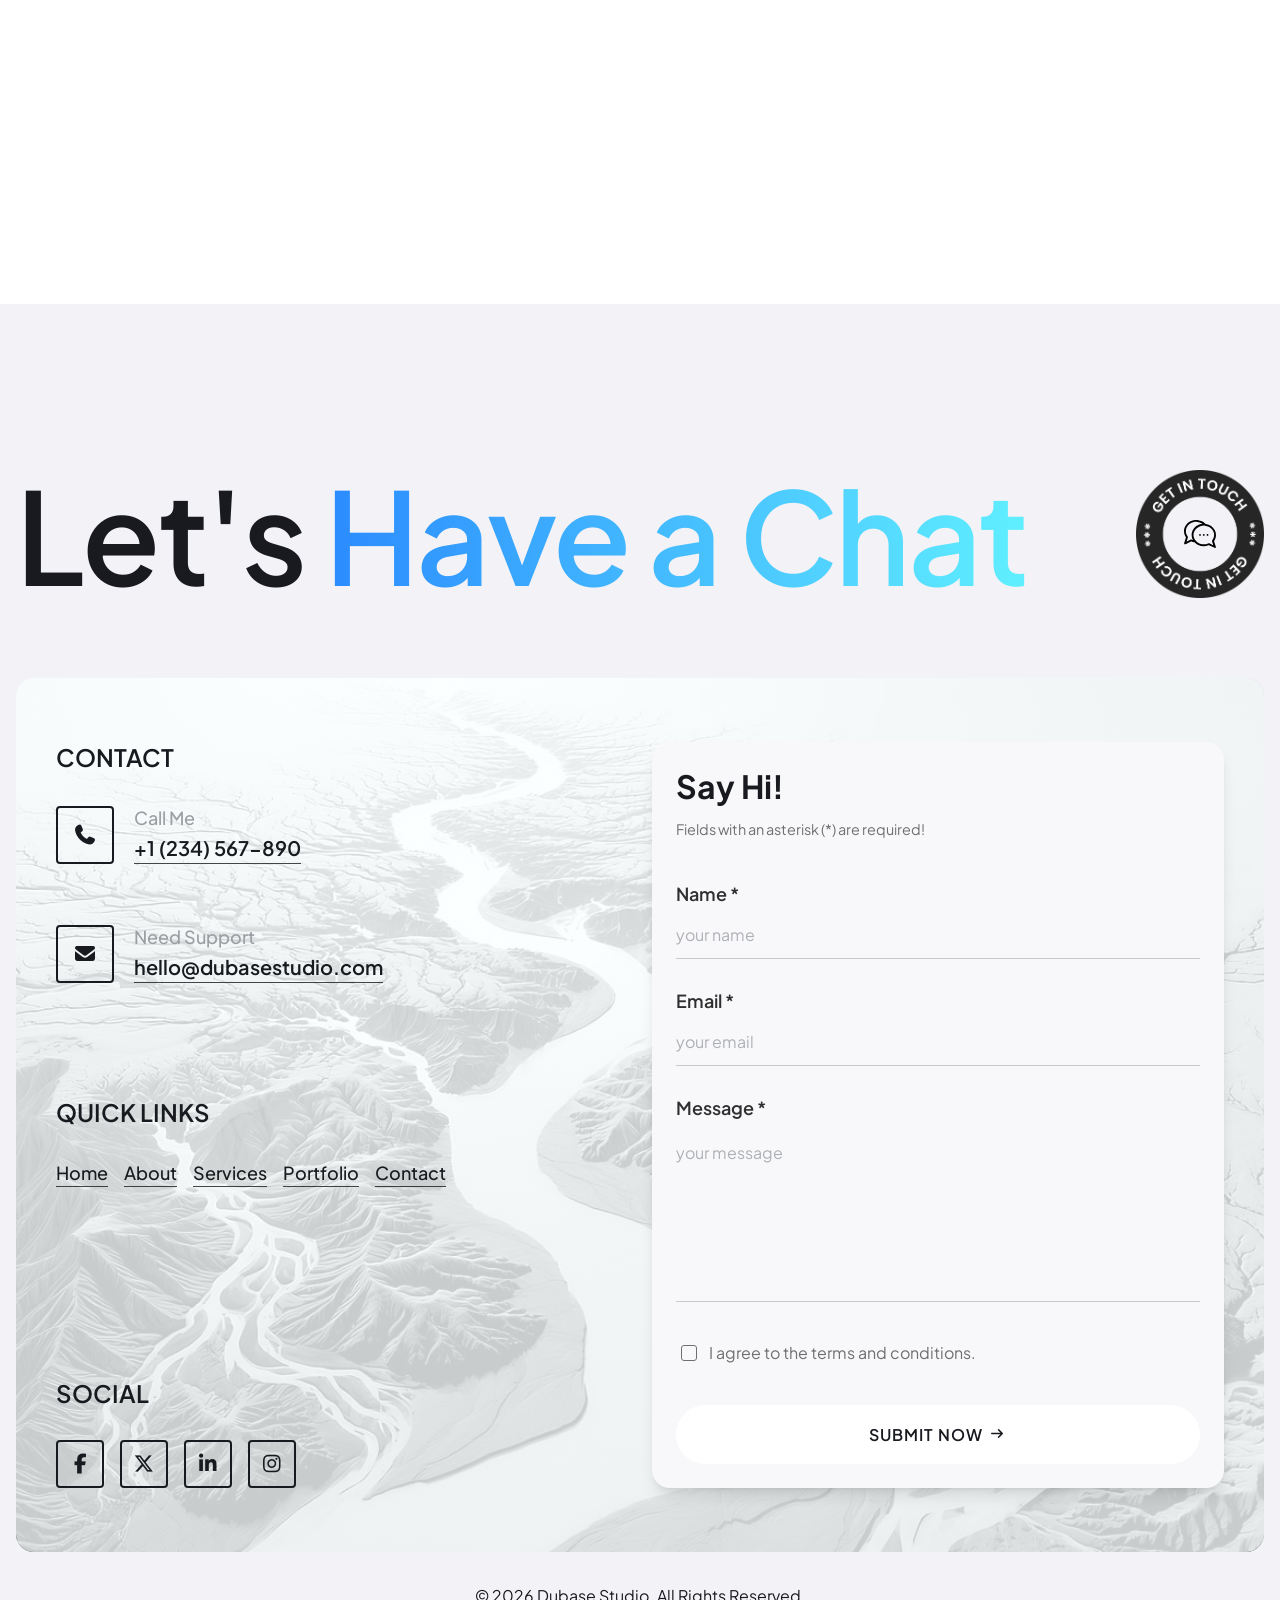
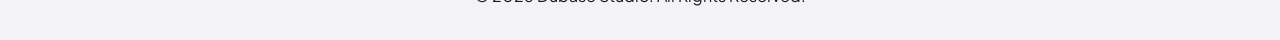
<file: project-details.html>
﻿<!doctype html>
<html lang="en">
<head>
    <meta charset="UTF-8" />

    <!-- Meta Viewport -->
    <meta name="viewport" content="width=device-width, initial-scale=1" />

    <!-- Page Title -->
    <title>Project Details | Dubase Studio - Personal Portfolio HTML Template</title>

    <!-- Meta Tags -->
    <meta
      name="description"
      content="Personal portfolio showcasing my work, services, and projects. Creative professional with expertise in design and development. View my experience, skills, and get in touch."
    />
    <meta
      name="keywords"
      content="personal portfolio, creative portfolio, web design, graphic design, freelancer, projects, services, about me, contact"
    />
    <meta name="author" content="Dubase Studio" />

    <!-- Browser Color -->
    <meta
      name="theme-color"
      content="#f3f3f7"
      media="(prefers-color-scheme: light)"
    />
    <meta
      name="theme-color"
      content="#0d0d0f"
      media="(prefers-color-scheme: dark)"
    />

    <!-- Favicon -->
    <link
      rel="icon"
      type="image/png"
      href="images/branding/favicon/favicon-96x96.png"
      sizes="96x96"
    />
    <link
      rel="icon"
      type="image/svg+xml"
      href="images/branding/favicon/favicon.svg"
    />
    <link rel="shortcut icon" href="images/branding/favicon/favicon.ico" />
    <link
      rel="apple-touch-icon"
      sizes="180x180"
      href="images/branding/favicon/apple-touch-icon.png"
    />
    <link rel="manifest" href="images/branding/favicon/site.webmanifest" />

    <!-- Google Fonts Css-->
    <link rel="preconnect" href="https://fonts.googleapis.com/" />
    <link rel="preconnect" href="https://fonts.gstatic.com/" crossorigin />
    <link
      href="https://fonts.googleapis.com/css2?family=Plus+Jakarta+Sans:ital,wght@0,200..800;1,200..800&amp;display=swap"
      rel="stylesheet"
    />

    <!-- Bootstrap CSS -->
    <link href="css/bootstrap.min.css" rel="stylesheet" media="screen" />
    <!-- Font Awesome Css-->
    <link href="css/all.min.css" rel="stylesheet" media="screen" />
    <!-- Swiper Css-->
    <link href="css/swiper-bundle.css" rel="stylesheet" media="screen" />
    <!-- Magnific Popup Css-->
    <link rel="stylesheet" href="css/magnific-popup.css" />

    <!-- Custom Style -->
    <link rel="stylesheet" href="css/style.css" />
    <link rel="stylesheet" href="css/theme-switcher.css" />
  </head>

  <body>
    <!--
      ==========================================================================
      Project Details Page Structure
      1) Accessibility Helpers
      2) Global Header / Navigation
      3) Main Content:
         - Page Header
         - Featured Media
         - Project Content (Overview / Process / Outcome)
         - Project Navigation
      4) Global Footer
      5) Utilities (Back to Top)
      6) Vendor & Custom Scripts
      ==========================================================================
    -->

    <!-- Preloader Start -->
    <div
      id="preloader"
      class="preloader"
      role="status"
      aria-live="polite"
      aria-busy="true"
    >
      <span class="visually-hidden">Loading, please wait</span>

      <div class="preloader__spinner" aria-hidden="true">
        <span class="preloader__dot"></span>
        <span class="preloader__dot"></span>
        <span class="preloader__dot"></span>
      </div>
    </div>
    <!-- Preloader End -->

    <!-- Skip content -->
    <a href="#main-content" class="visually-hidden">Skip to main content</a>

    <!-- Dot follower -->
    <div class="follow-dot" aria-hidden="true"></div>

    <!-- ===================================================== -->
    <!-- Header Section -->
    <!-- Description: Main navigation header with logo, menu, theme switcher, and CTA -->
    <!-- Features: Responsive navbar, dropdown menus, mobile menu system, theme toggle -->
    <!-- Includes: Accessibility support (ARIA), mobile overlay system, submenu controls -->
    <!-- ===================================================== -->

    <!-- Header Start -->
    <header class="header-container">
      <!-- ===================================================== -->
      <!-- Navigation Wrapper -->
      <!-- ===================================================== -->
      <nav class="header-nav" aria-label="Main navigation">
        <!-- ===================================================== -->
        <!-- Logo Start -->
        <!-- ===================================================== -->
        <a href="index.html" aria-label="Dubase Studio Homepage">
          <img
            src="images/branding/logo/logo-main.png"
            data-light-src="images/branding/logo/logo-main.png"
            data-dark-src="images/branding/logo/logo-light.png"
            alt="Dubase Studio Logo"
            class="header-nav__logo"
          />
        </a>
        <!-- Logo End -->

        <!-- ===================================================== -->
        <!-- Navigation Menu Container (Desktop + Mobile) -->
        <!-- ===================================================== -->
        <div
          id="menu-container"
          class="header-nav__menu-wrapper"
          role="navigation"
          data-lenis-prevent="true"
          tabindex="-1"
          aria-label="Mobile navigation"
          inert
        >
          <!-- ===================================================== -->
          <!-- Mobile Header (Logo + Close Button) -->
          <!-- ===================================================== -->
          <div class="header-nav__mobile-header">
            <img
              src="images/branding/logo/logo-main.png"
              data-light-src="images/branding/logo/logo-main.png"
              data-dark-src="images/branding/logo/logo-light.png"
              alt="Dubase Studio Logo"
              class="header-nav__logo--mobile"
            />

            <!-- Close Mobile Menu -->
            <button
              id="close-menu-button"
              class="btn btn--outline navbar__menu-button"
              type="button"
              aria-label="Close menu"
              aria-controls="menu-container"
            >
              <i class="fa-solid fa-xmark" aria-hidden="true"></i>
            </button>
          </div>
          <!-- Mobile Header End -->

          <!-- ===================================================== -->
          <!-- Primary Navigation Menu -->
          <!-- ===================================================== -->
          <ul class="header-nav__menu">
            <!-- ========================= -->
            <!-- Home Dropdown -->
            <!-- ========================= -->
            <li class="navbar__menu-item">
              <button
                type="button"
                aria-expanded="false"
                aria-controls="submenu-home"
                data-submenu-toggle
              >
                Home
                <i
                  class="fa-solid fa-plus header-nav__menu-icon"
                  aria-hidden="true"
                ></i>
              </button>

              <ul
                id="submenu-home"
                class="header-nav__submenu"
                aria-label="Home submenu"
              >
                <li><a href="index.html">Web Designer</a></li>
                <li>
                  <a href="index-creative-developer.html">Creative Developer</a>
                </li>
                <li>
                  <a href="index-personal-portfolio.html">Personal Portfolio</a>
                </li>
              </ul>
            </li>

            <!-- About Link -->
            <li class="navbar__menu-item">
              <a href="about.html">About</a>
            </li>

            <!-- ========================= -->
            <!-- Services Dropdown -->
            <!-- ========================= -->
            <li class="navbar__menu-item">
              <button
                type="button"
                aria-expanded="false"
                aria-controls="submenu-services"
                data-submenu-toggle
              >
                Services
                <i
                  class="fa-solid fa-plus header-nav__menu-icon"
                  aria-hidden="true"
                ></i>
              </button>

              <ul
                id="submenu-services"
                class="header-nav__submenu"
                aria-label="Services submenu"
              >
                <li><a href="services-list.html">Services List</a></li>
                <li><a href="service-details.html">Service Details</a></li>
              </ul>
            </li>

            <!-- ========================= -->
            <!-- Pages Dropdown -->
            <!-- ========================= -->
            <li class="navbar__menu-item">
              <button
                type="button"
                aria-expanded="false"
                aria-controls="submenu-pages"
                data-submenu-toggle
              >
                Pages
                <i
                  class="fa-solid fa-plus header-nav__menu-icon"
                  aria-hidden="true"
                ></i>
              </button>

              <ul
                id="submenu-pages"
                class="header-nav__submenu"
                aria-label="Pages submenu"
              >
                <li><a href="testimonials.html">Testimonials</a></li>
                <li><a href="projects.html">Projects</a></li>
                <li><a href="project-details.html">Project Details</a></li>
                <li><a href="blog-list.html">Blog List</a></li>
                <li><a href="blog-details.html">Blog Details</a></li>
                <li><a href="pricing.html">Pricing</a></li>
                <li><a href="faq.html">FAQ</a></li>
                <li><a href="404.html">404</a></li>
              </ul>
            </li>

            <!-- Contact Link -->
            <li class="navbar__menu-item">
              <a href="contact.html">Contact</a>
            </li>
          </ul>

          <!-- ===================================================== -->
          <!-- Mobile Extra Info Section -->
          <!-- ===================================================== -->
          <div class="header-nav__social-wrapper--mobile">
            <!-- Contact Info -->
            <div class="navbar__mobile-contact">
              <p class="navbar__section-label">Get in Touch</p>

              <div class="navbar__address">
                <p>USA, California - 90210 Str. Sunset Boulevard 45</p>
              </div>

              <div class="navbar__phone">
                <a class="link" href="tel:+1234567890">+1 234 567 890</a>
              </div>

              <div class="navbar__email">
                <a class="link" href="mailto:hello@dubasestudio.com"
                  >hello@dubasestudio.com</a
                >
              </div>
            </div>

            <!-- Social Links -->
            <p class="navbar__section-label">Let's Connect</p>

            <div class="navbar__mobile-social-container">
              <a
                href="#"
                class="btn btn--social"
                aria-label="Visit our Facebook page"
              >
                <i class="fab fa-facebook-f" aria-hidden="true"></i>
              </a>

              <a
                href="#"
                class="btn btn--social"
                aria-label="Visit our Twitter Profile"
              >
                <i class="fab fa-x-twitter" aria-hidden="true"></i>
              </a>

              <a
                href="#"
                class="btn btn--social"
                aria-label="Visit our LinkedIn Profile"
              >
                <i class="fab fa-linkedin-in" aria-hidden="true"></i>
              </a>

              <a
                href="#"
                class="btn btn--social"
                aria-label="Visit our Instagram Profile"
              >
                <i class="fab fa-instagram" aria-hidden="true"></i>
              </a>
            </div>
          </div>
        </div>

        <!-- ===================================================== -->
        <!-- CTA Section -->
        <!-- ===================================================== -->
        <div class="header-nav__cta">
          <!-- Theme Switcher Button -->
          <button
            id="theme-switcher-btn"
            class="theme-switcher"
            type="button"
            aria-label="Toggle dark/light theme"
            aria-pressed="false"
          >
            <span class="theme-switcher__icon theme-switcher__icon--light">
              <i class="fa-solid fa-sun"></i>
            </span>
            <span class="theme-switcher__icon theme-switcher__icon--dark">
              <i class="fa-solid fa-moon"></i>
            </span>
          </button>

          <!-- Theme State Inputs -->
          <input
            type="radio"
            id="theme-switcher-light"
            name="theme"
            value="light"
            hidden
          />
          <input
            type="radio"
            id="theme-switcher-dark"
            name="theme"
            value="dark"
            hidden
          />

          <!-- Open Menu Button -->
          <button
            id="open-menu-button"
            class="btn btn--outline navbar__menu-button"
            type="button"
            aria-label="Open menu"
            aria-expanded="false"
            aria-controls="menu-container"
          >
            <i class="fa-solid fa-bars-staggered" aria-hidden="true"></i>
          </button>
        </div>
        <!-- CTA End -->

        <!-- Overlay -->
        <div id="overlay" class="header-nav__overlay" role="presentation"></div>
      </nav>
    </header>
    <!-- Header End -->

    <!-- ===================================================== -->
    <!-- End Header Section -->
    <!-- ===================================================== -->

    <main id="main-content">
      <!-- ===================================================== -->
      <!-- Page Header Start -->
      <!-- Page intro section with title and breadcrumb navigation -->
      <!-- ===================================================== -->
      <div class="page-header">
        <!-- Container: Page Header Wrapper -->
        <div class="container">
          <div class="row">
            <div class="col-lg-12">
              <!-- Page Header Content -->
              <div class="page-header__content">
                <!-- Page Title -->
                <h1>
                  InnovationDex Launch Site<span class="cp-brand-color">.</span>
                </h1>

                <!-- Breadcrumb Navigation -->
                <nav class="page-header__breadcrumb" aria-label="Breadcrumb">
                  <ol class="breadcrumb">
                    <!-- Home Link -->
                    <li>
                      <a href="index.html" class="link">Home</a>
                    </li>

                    <!-- Blogs List Link -->
                    <li>
                      <a href="projects.html" class="link">Projects</a>
                    </li>

                    <!-- Current Page -->
                    <li aria-current="page">InnovationDex Launch Site</li>
                  </ol>
                </nav>
                <!-- /Breadcrumb Navigation -->
              </div>
              <!-- /Page Header Content -->
            </div>
          </div>
        </div>
        <!-- /Container -->

        <!-- Decorative Separator -->
        <div class="page-header__separator"></div>
      </div>
      <!-- ===================================================== -->
      <!-- Page Header End -->
      <!-- ===================================================== -->

      <!-- Project Details Section Start -->
      <section class="project-details">
        <div class="container-1000">
          <div class="row">
            <div class="col-lg-12">
              <!-- Project Meta Start -->
              <div class="project-details__meta">
                <!-- Meta Item: Services -->
                <div class="project-details__meta-item">
                  <div class="project-details__meta-item-title">Services</div>
                  <div class="project-details__meta-item-content">
                    UX/UI Strategy
                  </div>
                </div>

                <!-- Meta Item: Date -->
                <div class="project-details__meta-item">
                  <div class="project-details__meta-item-title">Date</div>
                  <div class="project-details__meta-item-content">
                    10 January 2026
                  </div>
                </div>

                <!-- Meta Item: Client -->
                <div class="project-details__meta-item">
                  <div class="project-details__meta-item-title">Client</div>
                  <div class="project-details__meta-item-content">
                    InnovationDex
                  </div>
                </div>

                <!-- Meta Item: Duration -->
                <div class="project-details__meta-item">
                  <div class="project-details__meta-item-title">Duration</div>
                  <div class="project-details__meta-item-content">4 Weeks</div>
                </div>
              </div>
              <!-- Project Meta End -->

              <!-- Featured Image Start -->
              <div class="service-details__featured-image">
                <img
                  class="ukiyo"
                  src="images/sections/projects/project-img-01.jpg"
                  alt="featured image"
                />
              </div>
              <!-- Featured Image End -->

              <!-- Project Tags Start -->
              <div class="project-details__tags">
                <span class="tag tag--gray">Landing</span>
                <span class="tag tag--gray">Marketing</span>
                <span class="tag tag--gray">Conversion</span>
                <span class="tag tag--gray">Startup</span>
              </div>
              <!-- Project Tags End -->

              <!-- Project Article Start -->
              <article class="project-post">
                <div class="project-post__content">
                  <!-- Section: Overview -->
                  <h2 class="project-post__section-title">Project Overview</h2>
                  <p class="text-xl">
                    InnovationDex needed a launch website that explained a
                    technical product in plain language and moved visitors from
                    curiosity to demo requests. The project focused on
                    positioning, message hierarchy, and a fast page experience
                    that felt clear on desktop and mobile.
                  </p>

                  <!-- Section: Objectives -->
                  <h2 class="project-post__section-title">The Objectives</h2>
                  <p>
                    The objective was to improve first-visit understanding and
                    increase qualified conversions without adding visual
                    clutter. We aligned every section to one primary user
                    question: What is this, why does it matter, and what should
                    I do next?
                  </p>

                  <!-- Objectives Checklist -->
                  <ul class="cp-checklist">
                    <li>Clarify product value in the first screen.</li>
                    <li>Place proof and trust signals before key CTAs.</li>
                    <li>Keep navigation simple for decision-stage visitors.</li>
                    <li>Improve performance for faster mobile loading.</li>
                  </ul>

                  <!-- Section: Process -->
                  <h2 class="project-post__section-title">The Process</h2>
                  <p>
                    We ran a four-stage workflow: discovery, structure,
                    interface design, and implementation. Each stage was tested
                    with real content so layout, copy, and CTAs worked together
                    as one conversion path.
                  </p>

                  <!-- Process Steps Start -->
                  <div class="service-detail__steps">
                    <!-- Steps Swiper Start -->
                    <div
                      class="service-detail__steps-swiper swiper"
                      data-desktop-slides="2"
                    >
                      <div class="swiper-wrapper" data-cursor-state="slide">
                        <!-- Step 01 -->
                        <div class="swiper-slide">
                          <div class="service-detail__step-item">
                            <span class="service-detail__step-number-txt-1"
                              >Step</span
                            >
                            <span class="service-detail__step-number-txt-2"
                              >_01</span
                            >
                            <h3 class="service-detail__step-title">
                              Discovery & Audit
                            </h3>
                            <p class="service-detail__step-desc">
                              We reviewed the old page, and user intent to
                              identify friction.
                            </p>
                            <ul class="cp-checklist">
                              <li>Funnel blockers documented</li>
                              <li>Priority audience segments defined</li>
                            </ul>
                          </div>
                        </div>

                        <!-- Step 02 -->
                        <div class="swiper-slide">
                          <div class="service-detail__step-item">
                            <span class="service-detail__step-number-txt-1"
                              >Step</span
                            >
                            <span class="service-detail__step-number-txt-2"
                              >_02</span
                            >
                            <h3 class="service-detail__step-title">
                              Info Architecture
                            </h3>
                            <p class="service-detail__step-desc">
                              We mapped content hierarchy and CTA placement to
                              guide visitors to action.
                            </p>
                            <ul class="cp-checklist">
                              <li>Page sections prioritized</li>
                              <li>Primary and secondary CTAs mapped</li>
                            </ul>
                          </div>
                        </div>

                        <!-- Step 03 -->
                        <div class="swiper-slide">
                          <div class="service-detail__step-item">
                            <span class="service-detail__step-number-txt-1"
                              >Step</span
                            >
                            <span class="service-detail__step-number-txt-2"
                              >_03</span
                            >
                            <h3 class="service-detail__step-title">
                              UI System & Copy
                            </h3>
                            <p class="service-detail__step-desc">
                              We built a lightweight visual system and rewrote
                              key copy blocks for clarity.
                            </p>
                            <ul class="cp-checklist">
                              <li>Reusable component styles created</li>
                              <li>Conversion-focused copy refined</li>
                            </ul>
                          </div>
                        </div>

                        <!-- Step 04 -->
                        <div class="swiper-slide">
                          <div class="service-detail__step-item">
                            <span class="service-detail__step-number-txt-1"
                              >Step</span
                            >
                            <span class="service-detail__step-number-txt-2"
                              >_04</span
                            >
                            <h3 class="service-detail__step-title">
                              Development & QA
                            </h3>
                            <p class="service-detail__step-desc">
                              We implemented the interface with responsive
                              behavior and performance checks.
                            </p>
                            <ul class="cp-checklist">
                              <li>Responsive build delivered</li>
                              <li>Cross-device checks completed</li>
                            </ul>
                          </div>
                        </div>

                        <!-- Step 05 -->
                        <div class="swiper-slide">
                          <div class="service-detail__step-item">
                            <span class="service-detail__step-number-txt-1"
                              >Step</span
                            >
                            <span class="service-detail__step-number-txt-2"
                              >_05</span
                            >
                            <h3 class="service-detail__step-title">
                              Launch & Iteration
                            </h3>
                            <p class="service-detail__step-desc">
                              After launch, we tracked behavior signals and
                              planned iterations around user drop-off.
                            </p>
                            <ul class="cp-checklist">
                              <li>Go-live support</li>
                              <li>Post-launch tune-ups</li>
                            </ul>
                          </div>
                        </div>
                      </div>

                      <!-- Pagination -->
                      <div
                        class="service-detail__steps-pagination"
                        role="group"
                        aria-label="Slide pagination"
                      ></div>
                    </div>
                    <!-- Steps Swiper End -->
                  </div>
                  <!-- Process Steps End -->

                  <!-- Section: Comparison -->
                  <h2 class="project-post__section-title">The Comparison</h2>

                  <table class="project-post__table">
                    <caption>
                      InnovationDex project delivery breakdown
                    </caption>

                    <thead>
                      <tr>
                        <th scope="col">Phase</th>
                        <th scope="col">Primary Focus</th>
                        <th scope="col">Timeline</th>
                        <th scope="col">Key Output</th>
                      </tr>
                    </thead>

                    <tbody>
                      <tr>
                        <th scope="row">Discovery & Audit</th>
                        <td>
                          Identify friction points and define conversion goals.
                        </td>
                        <td>Week 1</td>
                        <td>Audit notes + audience priorities</td>
                      </tr>
                      <tr>
                        <th scope="row">Info Architecture</th>
                        <td>Restructure messaging and CTA hierarchy.</td>
                        <td>Week 2</td>
                        <td>Approved page flow + CTA map</td>
                      </tr>
                      <tr>
                        <th scope="row">UI System & Copy</th>
                        <td>
                          Build reusable interface patterns and simplify copy.
                        </td>
                        <td>Week 3</td>
                        <td>UI kit + conversion-focused content</td>
                      </tr>
                      <tr>
                        <th scope="row">Development & QA</th>
                        <td>
                          Deliver responsive implementation and performance
                          checks.
                        </td>
                        <td>Week 4</td>
                        <td>Launch-ready page + QA report</td>
                      </tr>
                    </tbody>

                    <tfoot>
                      <tr>
                        <th scope="row" colspan="3">Total delivery window</th>
                        <td>4 weeks</td>
                      </tr>
                    </tfoot>
                  </table>

                  <!-- Section: Outcome -->
                  <h2 class="project-post__section-title">The Outcome</h2>

                  <div
                    class="grid project-post__checklist-grid"
                    data-layout="50-50"
                  >
                    <div>
                      <ul class="cp-checklist">
                        <li>Clearer value proposition above the fold.</li>
                        <li>Stronger CTA visibility across key sections.</li>
                      </ul>
                    </div>
                    <div>
                      <ul class="cp-checklist">
                        <li>Improved mobile readability and pacing.</li>
                        <li>Cleaner structure for future content scaling.</li>
                      </ul>
                    </div>
                  </div>

                  <!-- Media Gallery Start -->
                  <div class="service-details__media-wrapper">
                    <div class="service-details__media-item">
                      <img
                        class="service-details__media-img"
                        src="images/sections/projects/project-details-img-01.jpg"
                        alt="media image"
                        loading="lazy"
                        decoding="async"
                      />
                    </div>

                    <div class="service-details__media-item">
                      <img
                        class="service-details__media-img"
                        src="images/sections/projects/project-details-img-02.jpg"
                        alt="media image"
                        loading="lazy"
                        decoding="async"
                      />
                    </div>
                  </div>
                  <!-- Media Gallery End -->

                  <p>
                    The final site gives InnovationDex a clearer market
                    narrative and a more confident conversion path. Teams can
                    now update sections quickly using reusable components, while
                    visitors get faster load times and clearer next steps.
                  </p>

                  <!-- Section: Feedback -->
                  <h2 class="project-post__section-title">
                    The Client's Feedback
                  </h2>

                  <blockquote class="cp-quote">
                    <div class="cp-quote__icon">
                      <svg
                        xmlns="http://www.w3.org/2000/svg"
                        viewBox="0 0 24 24"
                      >
                        <path
                          d="M14,17H17L19,13V7H13V13H16M6,17H9L11,13V7H5V13H8L6,17Z"
                        />
                      </svg>
                    </div>
                    <div class="cp-quote__content">
                      <p class="cp-quote__text">
                        The new page finally reflects how we sell in real
                        conversations. Prospects understand our offer faster,
                        and the quality of inbound demo requests has improved.
                      </p>
                      <footer class="cp-quote__author">
                        <span class="cp-quote__author-name">
                          Maya Chen, Marketing Lead at InnovationDex
                        </span>
                      </footer>
                    </div>
                  </blockquote>
                </div>
              </article>
              <!-- Project Article End -->

              <!-- Next Project Navigation Start -->
              <div class="project-page__nav">
                <h2 class="project-page__nav-title">
                  Brand Identity Redesign for a B2B SaaS Team
                </h2>

                <div class="project-page__nav-link-wrapper">
                  <a href="#" class="link">
                    Next Project
                    <span class="link__icon-wrapper" aria-hidden="true">
                      <i class="fa-solid fa-arrow-right"></i>
                    </span>
                  </a>
                </div>

                <div class="project-page__nav-image-wrapper">
                  <img
                    class="project-page__nav-image"
                    src="images/sections/projects/project-img-02.jpg"
                    alt="Next project preview"
                    loading="lazy"
                    decoding="async"
                  />
                </div>
              </div>
              <!-- Next Project Navigation End -->
            </div>
          </div>
        </div>
      </section>
      <!-- Project Details Section End -->
    </main>

    <!-- ===================================================== -->
    <!-- Footer Section -->
    <!-- Description: Main website footer with contact info, links, social icons, and contact form -->
    <!-- Features: Responsive layout, contact form, social links, newsletter-style interaction -->
    <!-- Backend: Form submits to /api/contact -->
    <!-- Customize: Emails, phone, links, social URLs, branding -->
    <!-- ===================================================== -->

    <footer class="footer">
      <!-- ===================================== -->
      <!-- Container Start -->
      <!-- ===================================== -->
      <div class="container container-footer">
        <div class="row">
          <div class="col-lg-12">
            <!-- ===================================== -->
            <!-- Footer Title Section -->
            <!-- ===================================== -->
            <div class="footer__title-wrapper">
              <!-- Main Heading -->
              <h2>Let's <span class="brand-gradient">Have a Chat</span></h2>

              <!-- Badge / Decorative Elements -->
              <!-- Replace assets in: /images/sections/footer/ -->
              <div class="footer__badge">
                <img
                  class="footer__badge-icon"
                  src="images/sections/footer/footer-chat-dark.svg"
                  data-light-src="images/sections/footer/footer-chat-dark.svg"
                  data-dark-src="images/sections/footer/footer-chat-light.svg"
                  alt="Chat icon"
                />

                <img
                  class="footer__badge-img"
                  src="images/sections/footer/footer-badge-dark.png"
                  data-light-src="images/sections/footer/footer-badge-dark.png"
                  data-dark-src="images/sections/footer/footer-badge-light.png"
                  alt="Quality badge"
                />
              </div>
            </div>

            <!-- ===================================== -->
            <!-- Footer Content Wrapper -->
            <!-- ===================================== -->
            <div class="footer__contact-wrapper">
              <div class="row">
                <!-- ===================================== -->
                <!-- LEFT COLUMN: Contact / Links / Social -->
                <!-- ===================================== -->
                <div class="col-lg-6 col-md-12">
                  <div class="footer__items-wrapper">
                    <div class="footer__items-group">
                      <!-- ========================= -->
                      <!-- Contact Section -->
                      <!-- ========================= -->
                      <div class="footer__contact-item">
                        <h3>Contact</h3>

                        <div class="footer__contact-infos">
                          <!-- Phone -->
                          <div class="footer__contact-content">
                            <i class="fas fa-phone" aria-hidden="true"></i>
                            <div class="footer__contact-info-wrapper">
                              <p>Call Me</p>
                              <a class="link" href="tel:+1234567890"
                                >+1 (234) 567-890</a
                              >
                            </div>
                          </div>

                          <!-- Email -->
                          <div class="footer__contact-content">
                            <i class="fas fa-envelope" aria-hidden="true"></i>
                            <div class="footer__contact-info-wrapper">
                              <p>Need Support</p>
                              <a class="link" href="mailto:hello@dubasestudio.com"
                                >hello@dubasestudio.com</a
                              >
                            </div>
                          </div>
                        </div>
                      </div>

                      <!-- ========================= -->
                      <!-- Quick Links Section -->
                      <!-- ========================= -->
                      <div class="footer__contact-item">
                        <h3>Quick Links</h3>

                        <ul aria-label="Quick links">
                          <li><a class="link" href="index.html">Home</a></li>
                          <li><a class="link" href="about.html">About</a></li>
                          <li>
                            <a class="link" href="services-list.html"
                              >Services</a
                            >
                          </li>
                          <li>
                            <a class="link" href="projects.html">Portfolio</a>
                          </li>
                          <li>
                            <a class="link" href="contact.html">Contact</a>
                          </li>
                        </ul>
                      </div>
                    </div>

                    <!-- ========================= -->
                    <!-- Social Links Section -->
                    <!-- ========================= -->
                    <div class="footer__social-wrapper">
                      <div class="footer__contact-item">
                        <div class="footer__social-container">
                          <h3>Social</h3>

                          <div class="footer__social-items">
                            <a
                              href="#"
                              class="btn btn--social btn--social-lg"
                              aria-label="Visit our Facebook page"
                            >
                              <i
                                class="fab fa-facebook-f"
                                aria-hidden="true"
                              ></i>
                            </a>

                            <a
                              href="#"
                              class="btn btn--social btn--social-lg"
                              aria-label="Visit our Twitter Profile"
                            >
                              <i
                                class="fab fa-x-twitter"
                                aria-hidden="true"
                              ></i>
                            </a>

                            <a
                              href="#"
                              class="btn btn--social btn--social-lg"
                              aria-label="Visit our LinkedIn Profile"
                            >
                              <i
                                class="fab fa-linkedin-in"
                                aria-hidden="true"
                              ></i>
                            </a>

                            <a
                              href="#"
                              class="btn btn--social btn--social-lg"
                              aria-label="Visit our Instagram Profile"
                            >
                              <i
                                class="fab fa-instagram"
                                aria-hidden="true"
                              ></i>
                            </a>
                          </div>
                        </div>
                      </div>
                    </div>
                  </div>
                </div>

                <!-- ===================================== -->
                <!-- RIGHT COLUMN: Contact Form -->
                <!-- ===================================== -->
                <div class="col-lg-6 col-md-12">
                  <div class="footer__form-wrapper">
                    <!-- Contact Form -->
                    <!-- Backend: mail.php -->
                    <form
                      action="mail.php"
                      method="POST"
                      class="cp-form"
                      accept-charset="UTF-8"
                    >
                      <h4 class="cp-form__title">Say Hi!</h4>

                      <small class="cp-form__note">
                        Fields with an asterisk (*) are required!
                      </small>

                      <!-- Honeypot -->
                      <div class="cp-form-honeypot" aria-hidden="true">
                        <label for="cp-company-name"
                          >Leave this field empty</label
                        >
                        <input
                          class="cp-form-control"
                          id="cp-company-name"
                          name="company_name"
                          type="text"
                          tabindex="-1"
                          autocomplete="off"
                        />
                      </div>

                      <!-- Name -->
                      <div class="cp-form-group">
                        <label for="cp-name">
                          Name <span aria-hidden="true">*</span>
                        </label>
                        <input
                          class="cp-form-control"
                          id="cp-name"
                          name="user_name"
                          type="text"
                          placeholder="your name"
                          required
                        />
                      </div>

                      <!-- Email -->
                      <div class="cp-form-group">
                        <label for="cp-email">
                          Email <span aria-hidden="true">*</span>
                        </label>
                        <input
                          class="cp-form-control"
                          id="cp-email"
                          name="user_email"
                          type="email"
                          placeholder="your email"
                          required
                        />
                      </div>

                      <!-- Message -->
                      <div class="cp-form-group">
                        <label for="cp-message">
                          Message <span aria-hidden="true">*</span>
                        </label>
                        <textarea
                          class="cp-form-control"
                          id="cp-message"
                          name="user_message"
                          rows="6"
                          placeholder="your message"
                          required
                        ></textarea>
                      </div>

                      <!-- Terms Checkbox -->
                      <div class="cp-form-check">
                        <input
                          type="checkbox"
                          id="checkBox"
                          name="checkBox"
                          required
                          aria-describedby="terms-description"
                        />

                        <small id="terms-description" class="visually-hidden">
                          You must accept the terms and conditions before
                          submitting.
                        </small>

                        <label for="checkBox">
                          I agree to the terms and conditions.
                        </label>
                      </div>

                      <div class="cp-form-feedback" aria-live="polite"></div>

                      <!-- Submit Button -->
                      <button type="submit" class="btn-default btn--w-100">
                        <span class="btn-default-inner">
                          <span data-hover="Submit Now">Submit Now</span>
                        </span>

                        <span class="btn-icon">
                          <i
                            class="fa-solid fa-arrow-right"
                            aria-hidden="true"
                          ></i>
                        </span>
                      </button>
                    </form>
                  </div>
                </div>
              </div>
            </div>

            <!-- ===================================== -->
            <!-- Footer Copyright -->
            <!-- ===================================== -->
            <div class="footer__copyright">
              <p>&copy; 2026 Dubase Studio. All Rights Reserved.</p>
            </div>
          </div>
        </div>
      </div>
    </footer>

    <!-- ===================================================== -->
    <!-- End Footer Section -->
    <!-- ===================================================== -->

    <!-- To Top Button Start -->
    <a href="#" id="to-top" class="btn-to-top" aria-label="Back to top">
      <i class="fa-solid fa-angle-up" aria-hidden="true"></i>
    </a>
    <!-- To Top Button End -->

    <!-- Scripts -->
    <!-- Jquery Library File -->
    <script src="js/jquery-3.7.1.min.js" defer></script>
    <!-- Bootstrap JS -->
    <script src="js/bootstrap.bundle.min.js" defer></script>
    <!-- GSAP JS -->
    <script src="js/gsap.min.js" defer></script>
    <!-- Lenis JS -->
    <script src="js/lenis.min.js" defer></script>
    <!-- SplitText JS -->
    <script src="js/SplitText.min.js" defer></script>
    <!-- ScrollTrigger JS -->
    <script src="js/ScrollTrigger.min.js" defer></script>
    <!-- CustomEase JS -->
    <script src="js/CustomEase.min.js" defer></script>
    <!-- Magic Cursor JS -->
    <script src="js/magic-cursor.js" defer></script>
    <!-- Nice Select JS -->
    <script src="js/nice-select.js" defer></script>
    <!-- Parallaxie JS -->
    <script src="js/parallaxie.js" defer></script>
    <!-- Swiper JS -->
    <script src="js/swiper-bundle.js" defer></script>
    <!-- Ukiyo JS -->
    <script src="js/ukiyo.min.js" defer></script>
    <!-- Magnific JS -->
    <script src="js/jquery.magnific-popup.min.js" defer></script>

    <script src="js/script.js" defer></script>
  </body>

</html>
</file>
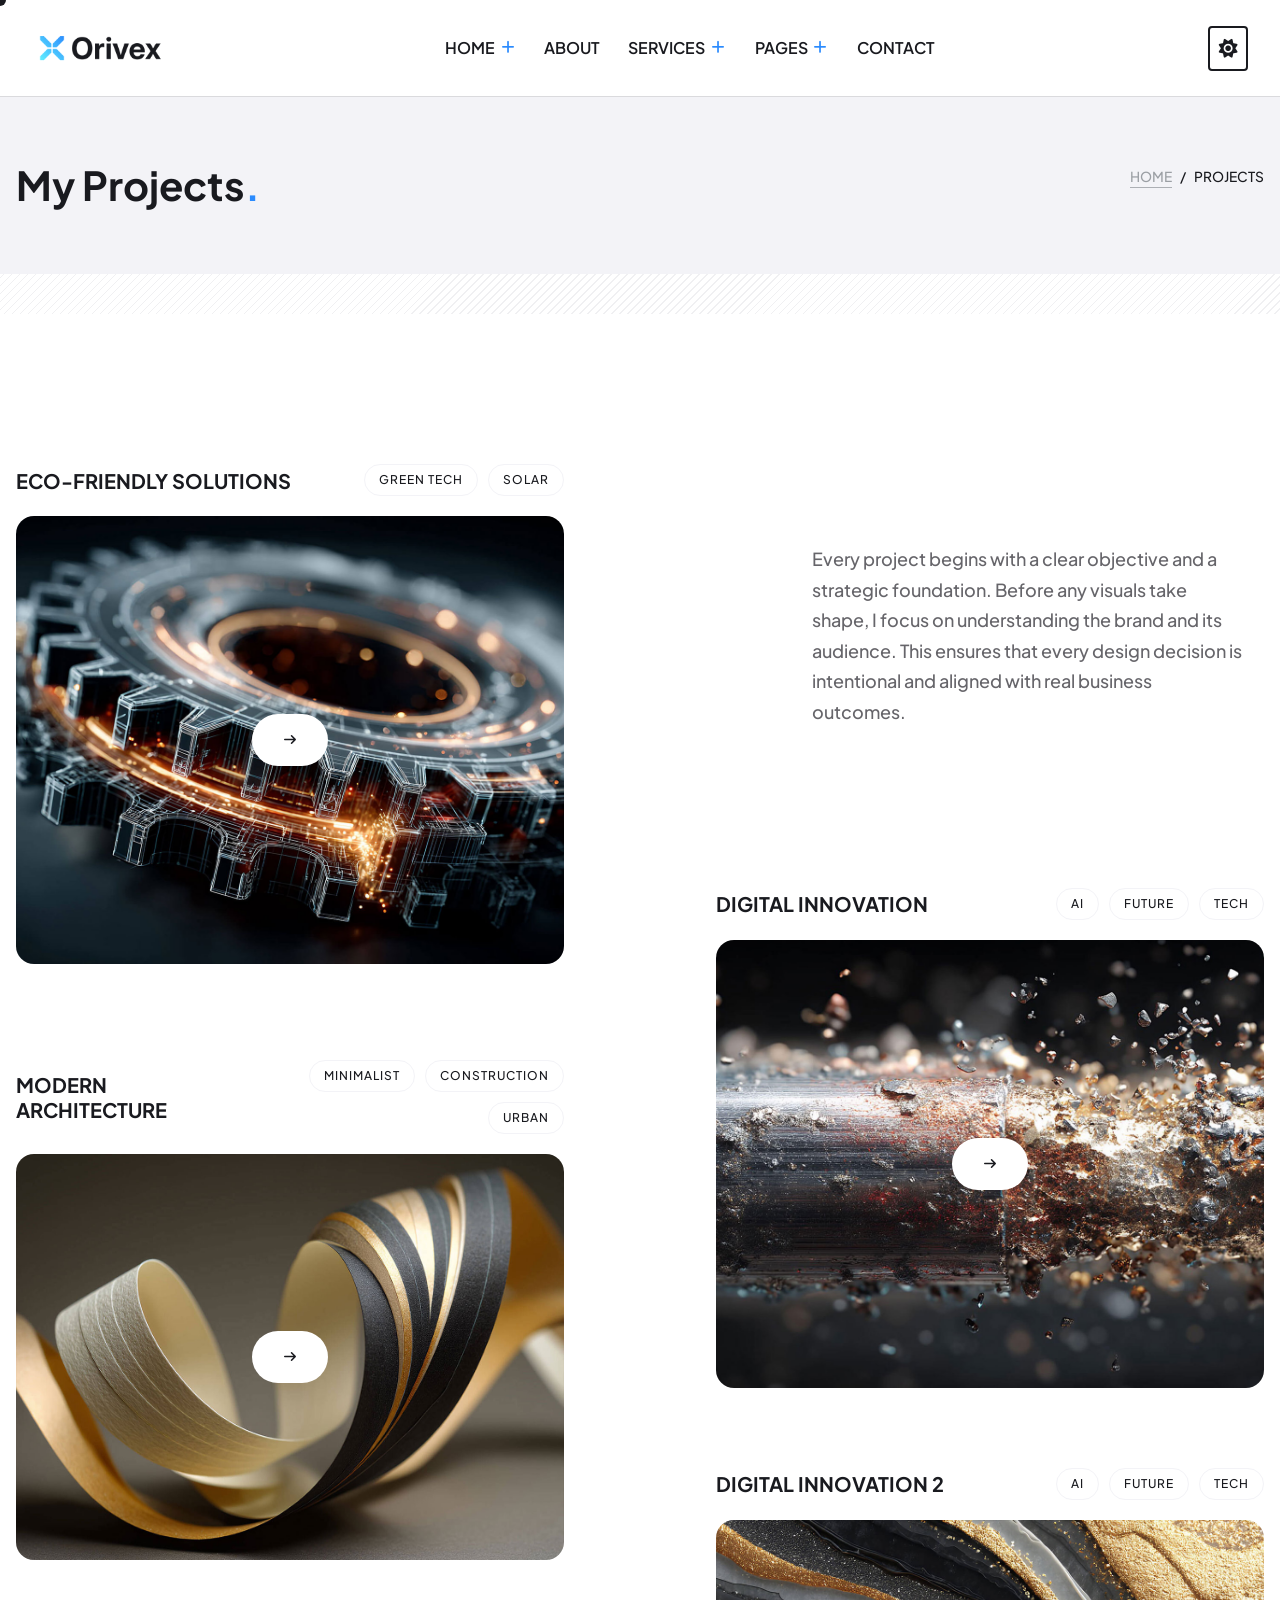
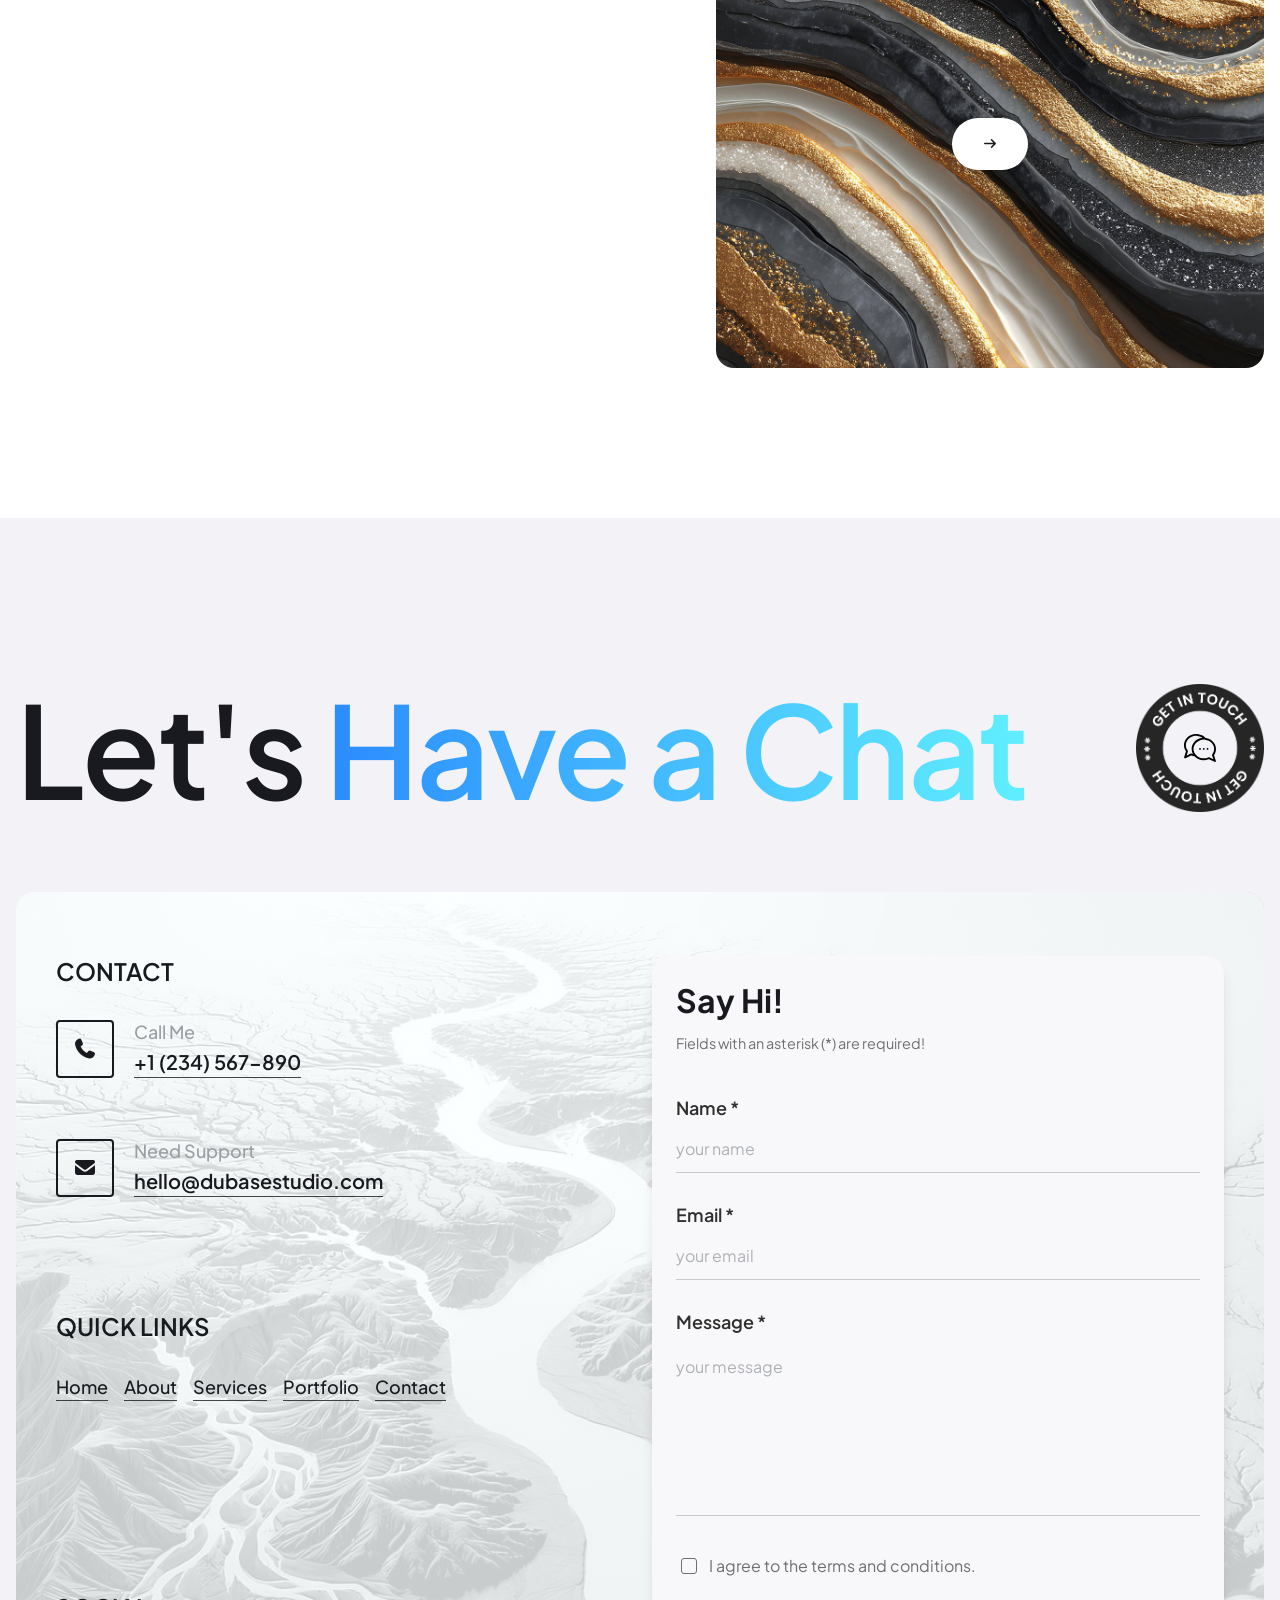
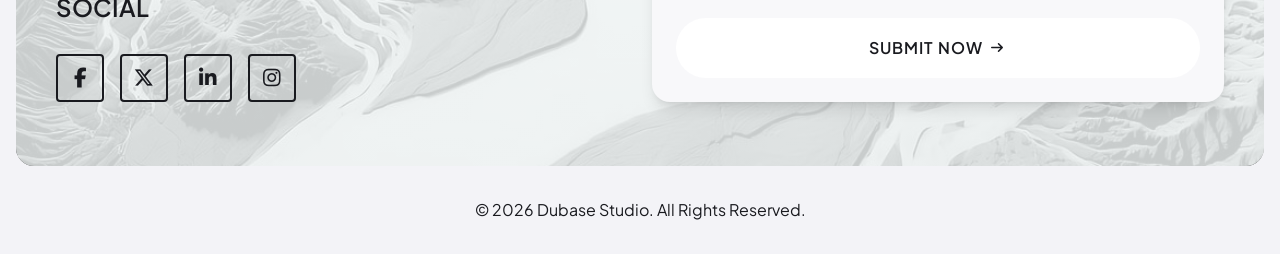
<file: projects.html>
﻿<!doctype html>
<html lang="en">
<head>
    <meta charset="UTF-8" />

    <!-- Meta Viewport -->
    <meta name="viewport" content="width=device-width, initial-scale=1" />

    <!-- Page Title -->
    <title>Projects | Dubase Studio - Personal Portfolio HTML Template</title>

    <!-- Meta Tags -->
    <meta
      name="description"
      content="Personal portfolio showcasing my work, services, and projects. Creative professional with expertise in design and development. View my experience, skills, and get in touch."
    />
    <meta
      name="keywords"
      content="personal portfolio, creative portfolio, web design, graphic design, freelancer, projects, services, about me, contact"
    />
    <meta name="author" content="Dubase Studio" />

    <!-- Browser Color -->
    <meta
      name="theme-color"
      content="#f3f3f7"
      media="(prefers-color-scheme: light)"
    />
    <meta
      name="theme-color"
      content="#0d0d0f"
      media="(prefers-color-scheme: dark)"
    />

    <!-- Favicon -->
    <link
      rel="icon"
      type="image/png"
      href="images/branding/favicon/favicon-96x96.png"
      sizes="96x96"
    />
    <link
      rel="icon"
      type="image/svg+xml"
      href="images/branding/favicon/favicon.svg"
    />
    <link rel="shortcut icon" href="images/branding/favicon/favicon.ico" />
    <link
      rel="apple-touch-icon"
      sizes="180x180"
      href="images/branding/favicon/apple-touch-icon.png"
    />
    <link rel="manifest" href="images/branding/favicon/site.webmanifest" />

    <!-- Google Fonts Css-->
    <link rel="preconnect" href="https://fonts.googleapis.com/" />
    <link rel="preconnect" href="https://fonts.gstatic.com/" crossorigin />
    <link
      href="https://fonts.googleapis.com/css2?family=Plus+Jakarta+Sans:ital,wght@0,200..800;1,200..800&amp;display=swap"
      rel="stylesheet"
    />

    <!-- Bootstrap CSS -->
    <link href="css/bootstrap.min.css" rel="stylesheet" media="screen" />
    <!-- Font Awesome Css-->
    <link href="css/all.min.css" rel="stylesheet" media="screen" />
    <!-- Swiper Css-->
    <link href="css/swiper-bundle.css" rel="stylesheet" media="screen" />
    <!-- Magnific Popup Css-->
    <link rel="stylesheet" href="css/magnific-popup.css" />

    <!-- Custom Style -->
    <link rel="stylesheet" href="css/style.css" />
    <link rel="stylesheet" href="css/theme-switcher.css" />
  </head>

  <body>
    <!--
      ==========================================================================
      Projects Page Structure
      1) Accessibility Helpers
      2) Global Header / Navigation
      3) Main Content:
         - Page Header
         - Projects List
      4) Global Footer
      5) Vendor & Custom Scripts
      ==========================================================================
    -->

    <!-- Preloader Start -->
    <div
      id="preloader"
      class="preloader"
      role="status"
      aria-live="polite"
      aria-busy="true"
    >
      <span class="visually-hidden">Loading, please wait</span>

      <div class="preloader__spinner" aria-hidden="true">
        <span class="preloader__dot"></span>
        <span class="preloader__dot"></span>
        <span class="preloader__dot"></span>
      </div>
    </div>
    <!-- Preloader End -->

    <!-- Skip content -->
    <a href="#main-content" class="visually-hidden">Skip to main content</a>

    <!-- Dot follower -->
    <div class="follow-dot" aria-hidden="true"></div>

    <!-- ===================================================== -->
    <!-- Header Section -->
    <!-- Description: Main navigation header with logo, menu, theme switcher, and CTA -->
    <!-- Features: Responsive navbar, dropdown menus, mobile menu system, theme toggle -->
    <!-- Includes: Accessibility support (ARIA), mobile overlay system, submenu controls -->
    <!-- ===================================================== -->

    <!-- Header Start -->
    <header class="header-container">
      <!-- ===================================================== -->
      <!-- Navigation Wrapper -->
      <!-- ===================================================== -->
      <nav class="header-nav" aria-label="Main navigation">
        <!-- ===================================================== -->
        <!-- Logo Start -->
        <!-- ===================================================== -->
        <a href="index.html" aria-label="Dubase Studio Homepage">
          <img
            src="images/branding/logo/logo-main.png"
            data-light-src="images/branding/logo/logo-main.png"
            data-dark-src="images/branding/logo/logo-light.png"
            alt="Dubase Studio Logo"
            class="header-nav__logo"
          />
        </a>
        <!-- Logo End -->

        <!-- ===================================================== -->
        <!-- Navigation Menu Container (Desktop + Mobile) -->
        <!-- ===================================================== -->
        <div
          id="menu-container"
          class="header-nav__menu-wrapper"
          role="navigation"
          data-lenis-prevent="true"
          tabindex="-1"
          aria-label="Mobile navigation"
          inert
        >
          <!-- ===================================================== -->
          <!-- Mobile Header (Logo + Close Button) -->
          <!-- ===================================================== -->
          <div class="header-nav__mobile-header">
            <img
              src="images/branding/logo/logo-main.png"
              data-light-src="images/branding/logo/logo-main.png"
              data-dark-src="images/branding/logo/logo-light.png"
              alt="Dubase Studio Logo"
              class="header-nav__logo--mobile"
            />

            <!-- Close Mobile Menu -->
            <button
              id="close-menu-button"
              class="btn btn--outline navbar__menu-button"
              type="button"
              aria-label="Close menu"
              aria-controls="menu-container"
            >
              <i class="fa-solid fa-xmark" aria-hidden="true"></i>
            </button>
          </div>
          <!-- Mobile Header End -->

          <!-- ===================================================== -->
          <!-- Primary Navigation Menu -->
          <!-- ===================================================== -->
          <ul class="header-nav__menu">
            <!-- ========================= -->
            <!-- Home Dropdown -->
            <!-- ========================= -->
            <li class="navbar__menu-item">
              <button
                type="button"
                aria-expanded="false"
                aria-controls="submenu-home"
                data-submenu-toggle
              >
                Home
                <i
                  class="fa-solid fa-plus header-nav__menu-icon"
                  aria-hidden="true"
                ></i>
              </button>

              <ul
                id="submenu-home"
                class="header-nav__submenu"
                aria-label="Home submenu"
              >
                <li><a href="index.html">Web Designer</a></li>
                <li>
                  <a href="index-creative-developer.html">Creative Developer</a>
                </li>
                <li>
                  <a href="index-personal-portfolio.html">Personal Portfolio</a>
                </li>
              </ul>
            </li>

            <!-- About Link -->
            <li class="navbar__menu-item">
              <a href="about.html">About</a>
            </li>

            <!-- ========================= -->
            <!-- Services Dropdown -->
            <!-- ========================= -->
            <li class="navbar__menu-item">
              <button
                type="button"
                aria-expanded="false"
                aria-controls="submenu-services"
                data-submenu-toggle
              >
                Services
                <i
                  class="fa-solid fa-plus header-nav__menu-icon"
                  aria-hidden="true"
                ></i>
              </button>

              <ul
                id="submenu-services"
                class="header-nav__submenu"
                aria-label="Services submenu"
              >
                <li><a href="services-list.html">Services List</a></li>
                <li><a href="service-details.html">Service Details</a></li>
              </ul>
            </li>

            <!-- ========================= -->
            <!-- Pages Dropdown -->
            <!-- ========================= -->
            <li class="navbar__menu-item">
              <button
                type="button"
                aria-expanded="false"
                aria-controls="submenu-pages"
                data-submenu-toggle
              >
                Pages
                <i
                  class="fa-solid fa-plus header-nav__menu-icon"
                  aria-hidden="true"
                ></i>
              </button>

              <ul
                id="submenu-pages"
                class="header-nav__submenu"
                aria-label="Pages submenu"
              >
                <li><a href="testimonials.html">Testimonials</a></li>
                <li><a href="projects.html">Projects</a></li>
                <li><a href="project-details.html">Project Details</a></li>
                <li><a href="blog-list.html">Blog List</a></li>
                <li><a href="blog-details.html">Blog Details</a></li>
                <li><a href="pricing.html">Pricing</a></li>
                <li><a href="faq.html">FAQ</a></li>
                <li><a href="404.html">404</a></li>
              </ul>
            </li>

            <!-- Contact Link -->
            <li class="navbar__menu-item">
              <a href="contact.html">Contact</a>
            </li>
          </ul>

          <!-- ===================================================== -->
          <!-- Mobile Extra Info Section -->
          <!-- ===================================================== -->
          <div class="header-nav__social-wrapper--mobile">
            <!-- Contact Info -->
            <div class="navbar__mobile-contact">
              <p class="navbar__section-label">Get in Touch</p>

              <div class="navbar__address">
                <p>USA, California - 90210 Str. Sunset Boulevard 45</p>
              </div>

              <div class="navbar__phone">
                <a class="link" href="tel:+1234567890">+1 234 567 890</a>
              </div>

              <div class="navbar__email">
                <a class="link" href="mailto:hello@dubasestudio.com"
                  >hello@dubasestudio.com</a
                >
              </div>
            </div>

            <!-- Social Links -->
            <p class="navbar__section-label">Let's Connect</p>

            <div class="navbar__mobile-social-container">
              <a
                href="#"
                class="btn btn--social"
                aria-label="Visit our Facebook page"
              >
                <i class="fab fa-facebook-f" aria-hidden="true"></i>
              </a>

              <a
                href="#"
                class="btn btn--social"
                aria-label="Visit our Twitter Profile"
              >
                <i class="fab fa-x-twitter" aria-hidden="true"></i>
              </a>

              <a
                href="#"
                class="btn btn--social"
                aria-label="Visit our LinkedIn Profile"
              >
                <i class="fab fa-linkedin-in" aria-hidden="true"></i>
              </a>

              <a
                href="#"
                class="btn btn--social"
                aria-label="Visit our Instagram Profile"
              >
                <i class="fab fa-instagram" aria-hidden="true"></i>
              </a>
            </div>
          </div>
        </div>

        <!-- ===================================================== -->
        <!-- CTA Section -->
        <!-- ===================================================== -->
        <div class="header-nav__cta">
          <!-- Theme Switcher Button -->
          <button
            id="theme-switcher-btn"
            class="theme-switcher"
            type="button"
            aria-label="Toggle dark/light theme"
            aria-pressed="false"
          >
            <span class="theme-switcher__icon theme-switcher__icon--light">
              <i class="fa-solid fa-sun"></i>
            </span>
            <span class="theme-switcher__icon theme-switcher__icon--dark">
              <i class="fa-solid fa-moon"></i>
            </span>
          </button>

          <!-- Theme State Inputs -->
          <input
            type="radio"
            id="theme-switcher-light"
            name="theme"
            value="light"
            hidden
          />
          <input
            type="radio"
            id="theme-switcher-dark"
            name="theme"
            value="dark"
            hidden
          />

          <!-- Open Menu Button -->
          <button
            id="open-menu-button"
            class="btn btn--outline navbar__menu-button"
            type="button"
            aria-label="Open menu"
            aria-expanded="false"
            aria-controls="menu-container"
          >
            <i class="fa-solid fa-bars-staggered" aria-hidden="true"></i>
          </button>
        </div>
        <!-- CTA End -->

        <!-- Overlay -->
        <div id="overlay" class="header-nav__overlay" role="presentation"></div>
      </nav>
    </header>
    <!-- Header End -->

    <!-- ===================================================== -->
    <!-- End Header Section -->
    <!-- ===================================================== -->

    <main id="main-content">
      <!-- ===================================================== -->
      <!-- Page Header Start -->
      <!-- Page intro section with title and breadcrumb navigation -->
      <!-- ===================================================== -->
      <div class="page-header">
        <!-- Container: Page Header Wrapper -->
        <div class="container">
          <div class="row">
            <div class="col-lg-12">
              <!-- Page Header Content -->
              <div class="page-header__content">
                <!-- Page Title -->
                <h1>My Projects<span class="cp-brand-color">.</span></h1>

                <!-- Breadcrumb Navigation -->
                <nav class="page-header__breadcrumb" aria-label="Breadcrumb">
                  <ol class="breadcrumb">
                    <!-- Home Link -->
                    <li>
                      <a href="index.html" class="link">Home</a>
                    </li>

                    <!-- Current Page -->
                    <li aria-current="page">Projects</li>
                  </ol>
                </nav>
                <!-- /Breadcrumb Navigation -->
              </div>
              <!-- /Page Header Content -->
            </div>
          </div>
        </div>
        <!-- /Container -->

        <!-- Decorative Separator -->
        <div class="page-header__separator"></div>
      </div>
      <!-- ===================================================== -->
      <!-- Page Header End -->
      <!-- ===================================================== -->

      <!-- One Page Start -->
      <section class="one-column-page">
        <div class="container">
          <div class="row">
            <!-- Projects Layout Start -->

            <div class="col-lg-6">
              <!-- Left Projects Column Start -->
              <div class="projects-page__items-col-1">
                <!-- Project Item 01 -->
                <div class="project-page__item">
                  <div class="panel__top-bar">
                    <h2 class="panel__title">Eco-Friendly Solutions</h2>
                    <div class="panel__tags">
                      <span class="tag">Green Tech</span>
                      <span class="tag">Solar</span>
                    </div>
                  </div>

                  <div class="panel__image-container">
                    <img
                      src="images/sections/projects/project-img-01.jpg"
                      alt="Eco-Friendly Solutions"
                      class="panel__image"
                    />
                    <a
                      href="project-details.html"
                      class="btn-default"
                      aria-label="View Eco-Friendly Solutions project details"
                    >
                      <span class="btn-icon">
                        <i
                          class="fa-solid fa-arrow-right"
                          aria-hidden="true"
                        ></i>
                      </span>
                    </a>
                  </div>
                </div>

                <!-- Project Item 02 -->
                <div class="project-page__item">
                  <div class="panel__top-bar">
                    <h2 class="panel__title">Modern Architecture</h2>
                    <div class="panel__tags">
                      <span class="tag">Minimalist</span>
                      <span class="tag">Construction</span>
                      <span class="tag">Urban</span>
                    </div>
                  </div>

                  <div class="panel__image-container">
                    <img
                      src="images/sections/projects/project-img-02.jpg"
                      alt="Modern Architecture"
                      class="panel__image"
                    />
                    <a
                      href="project-details.html"
                      class="btn-default"
                      aria-label="View Modern Architecture project details"
                    >
                      <span class="btn-icon">
                        <i
                          class="fa-solid fa-arrow-right"
                          aria-hidden="true"
                        ></i>
                      </span>
                    </a>
                  </div>
                </div>
              </div>
              <!-- Left Projects Column End -->
            </div>

            <div class="col-lg-6">
              <!-- Right Projects Column Start -->
              <div class="projects-page__items-col-2">
                <!-- Projects Intro -->
                <div class="project-page__intro">
                  <p>
                    Every project begins with a clear objective and a strategic
                    foundation. Before any visuals take shape, I focus on
                    understanding the brand and its audience. This ensures that
                    every design decision is intentional and aligned with real
                    business outcomes.
                  </p>
                </div>

                <!-- Project Item 03 -->
                <div class="project-page__item">
                  <div class="panel__top-bar">
                    <h2 class="panel__title">Digital Innovation</h2>
                    <div class="panel__tags">
                      <span class="tag">Ai</span>
                      <span class="tag">Future</span>
                      <span class="tag">Tech</span>
                    </div>
                  </div>

                  <div class="panel__image-container">
                    <img
                      src="images/sections/projects/project-img-03.jpg"
                      alt="Digital Innovation"
                      class="panel__image"
                    />
                    <a
                      href="project-details.html"
                      class="btn-default"
                      aria-label="View Digital Innovation project details"
                    >
                      <span class="btn-icon">
                        <i
                          class="fa-solid fa-arrow-right"
                          aria-hidden="true"
                        ></i>
                      </span>
                    </a>
                  </div>
                </div>

                <!-- Project Item 04 -->
                <div class="project-page__item">
                  <div class="panel__top-bar">
                    <h2 class="panel__title">Digital Innovation 2</h2>
                    <div class="panel__tags">
                      <span class="tag">Ai</span>
                      <span class="tag">Future</span>
                      <span class="tag">Tech</span>
                    </div>
                  </div>

                  <div class="panel__image-container">
                    <img
                      src="images/sections/projects/project-img-04.jpg"
                      alt="Digital Innovation"
                      class="panel__image"
                    />
                    <a
                      href="project-details.html"
                      class="btn-default"
                      aria-label="View Digital Innovation 2 project details"
                    >
                      <span class="btn-icon">
                        <i
                          class="fa-solid fa-arrow-right"
                          aria-hidden="true"
                        ></i>
                      </span>
                    </a>
                  </div>
                </div>
              </div>
              <!-- Right Projects Column End -->
            </div>

            <!-- Projects Layout End -->
          </div>
        </div>
      </section>
      <!-- One Page End -->
    </main>

    <!-- ===================================================== -->
    <!-- Footer Section -->
    <!-- Description: Main website footer with contact info, links, social icons, and contact form -->
    <!-- Features: Responsive layout, contact form, social links, newsletter-style interaction -->
    <!-- Backend: Form submits to /api/contact -->
    <!-- Customize: Emails, phone, links, social URLs, branding -->
    <!-- ===================================================== -->

    <footer class="footer">
      <!-- ===================================== -->
      <!-- Container Start -->
      <!-- ===================================== -->
      <div class="container container-footer">
        <div class="row">
          <div class="col-lg-12">
            <!-- ===================================== -->
            <!-- Footer Title Section -->
            <!-- ===================================== -->
            <div class="footer__title-wrapper">
              <!-- Main Heading -->
              <h2>Let's <span class="brand-gradient">Have a Chat</span></h2>

              <!-- Badge / Decorative Elements -->
              <!-- Replace assets in: /images/sections/footer/ -->
              <div class="footer__badge">
                <img
                  class="footer__badge-icon"
                  src="images/sections/footer/footer-chat-dark.svg"
                  data-light-src="images/sections/footer/footer-chat-dark.svg"
                  data-dark-src="images/sections/footer/footer-chat-light.svg"
                  alt="Chat icon"
                />

                <img
                  class="footer__badge-img"
                  src="images/sections/footer/footer-badge-dark.png"
                  data-light-src="images/sections/footer/footer-badge-dark.png"
                  data-dark-src="images/sections/footer/footer-badge-light.png"
                  alt="Quality badge"
                />
              </div>
            </div>

            <!-- ===================================== -->
            <!-- Footer Content Wrapper -->
            <!-- ===================================== -->
            <div class="footer__contact-wrapper">
              <div class="row">
                <!-- ===================================== -->
                <!-- LEFT COLUMN: Contact / Links / Social -->
                <!-- ===================================== -->
                <div class="col-lg-6 col-md-12">
                  <div class="footer__items-wrapper">
                    <div class="footer__items-group">
                      <!-- ========================= -->
                      <!-- Contact Section -->
                      <!-- ========================= -->
                      <div class="footer__contact-item">
                        <h3>Contact</h3>

                        <div class="footer__contact-infos">
                          <!-- Phone -->
                          <div class="footer__contact-content">
                            <i class="fas fa-phone" aria-hidden="true"></i>
                            <div class="footer__contact-info-wrapper">
                              <p>Call Me</p>
                              <a class="link" href="tel:+1234567890"
                                >+1 (234) 567-890</a
                              >
                            </div>
                          </div>

                          <!-- Email -->
                          <div class="footer__contact-content">
                            <i class="fas fa-envelope" aria-hidden="true"></i>
                            <div class="footer__contact-info-wrapper">
                              <p>Need Support</p>
                              <a class="link" href="mailto:hello@dubasestudio.com"
                                >hello@dubasestudio.com</a
                              >
                            </div>
                          </div>
                        </div>
                      </div>

                      <!-- ========================= -->
                      <!-- Quick Links Section -->
                      <!-- ========================= -->
                      <div class="footer__contact-item">
                        <h3>Quick Links</h3>

                        <ul aria-label="Quick links">
                          <li><a class="link" href="index.html">Home</a></li>
                          <li><a class="link" href="about.html">About</a></li>
                          <li>
                            <a class="link" href="services-list.html"
                              >Services</a
                            >
                          </li>
                          <li>
                            <a class="link" href="projects.html">Portfolio</a>
                          </li>
                          <li>
                            <a class="link" href="contact.html">Contact</a>
                          </li>
                        </ul>
                      </div>
                    </div>

                    <!-- ========================= -->
                    <!-- Social Links Section -->
                    <!-- ========================= -->
                    <div class="footer__social-wrapper">
                      <div class="footer__contact-item">
                        <div class="footer__social-container">
                          <h3>Social</h3>

                          <div class="footer__social-items">
                            <a
                              href="#"
                              class="btn btn--social btn--social-lg"
                              aria-label="Visit our Facebook page"
                            >
                              <i
                                class="fab fa-facebook-f"
                                aria-hidden="true"
                              ></i>
                            </a>

                            <a
                              href="#"
                              class="btn btn--social btn--social-lg"
                              aria-label="Visit our Twitter Profile"
                            >
                              <i
                                class="fab fa-x-twitter"
                                aria-hidden="true"
                              ></i>
                            </a>

                            <a
                              href="#"
                              class="btn btn--social btn--social-lg"
                              aria-label="Visit our LinkedIn Profile"
                            >
                              <i
                                class="fab fa-linkedin-in"
                                aria-hidden="true"
                              ></i>
                            </a>

                            <a
                              href="#"
                              class="btn btn--social btn--social-lg"
                              aria-label="Visit our Instagram Profile"
                            >
                              <i
                                class="fab fa-instagram"
                                aria-hidden="true"
                              ></i>
                            </a>
                          </div>
                        </div>
                      </div>
                    </div>
                  </div>
                </div>

                <!-- ===================================== -->
                <!-- RIGHT COLUMN: Contact Form -->
                <!-- ===================================== -->
                <div class="col-lg-6 col-md-12">
                  <div class="footer__form-wrapper">
                    <!-- Contact Form -->
                    <!-- Backend: mail.php -->
                    <form
                      action="mail.php"
                      method="POST"
                      class="cp-form"
                      accept-charset="UTF-8"
                    >
                      <h4 class="cp-form__title">Say Hi!</h4>

                      <small class="cp-form__note">
                        Fields with an asterisk (*) are required!
                      </small>

                      <!-- Honeypot -->
                      <div class="cp-form-honeypot" aria-hidden="true">
                        <label for="cp-company-name"
                          >Leave this field empty</label
                        >
                        <input
                          class="cp-form-control"
                          id="cp-company-name"
                          name="company_name"
                          type="text"
                          tabindex="-1"
                          autocomplete="off"
                        />
                      </div>

                      <!-- Name -->
                      <div class="cp-form-group">
                        <label for="cp-name">
                          Name <span aria-hidden="true">*</span>
                        </label>
                        <input
                          class="cp-form-control"
                          id="cp-name"
                          name="user_name"
                          type="text"
                          placeholder="your name"
                          required
                        />
                      </div>

                      <!-- Email -->
                      <div class="cp-form-group">
                        <label for="cp-email">
                          Email <span aria-hidden="true">*</span>
                        </label>
                        <input
                          class="cp-form-control"
                          id="cp-email"
                          name="user_email"
                          type="email"
                          placeholder="your email"
                          required
                        />
                      </div>

                      <!-- Message -->
                      <div class="cp-form-group">
                        <label for="cp-message">
                          Message <span aria-hidden="true">*</span>
                        </label>
                        <textarea
                          class="cp-form-control"
                          id="cp-message"
                          name="user_message"
                          rows="6"
                          placeholder="your message"
                          required
                        ></textarea>
                      </div>

                      <!-- Terms Checkbox -->
                      <div class="cp-form-check">
                        <input
                          type="checkbox"
                          id="checkBox"
                          name="checkBox"
                          required
                          aria-describedby="terms-description"
                        />

                        <small id="terms-description" class="visually-hidden">
                          You must accept the terms and conditions before
                          submitting.
                        </small>

                        <label for="checkBox">
                          I agree to the terms and conditions.
                        </label>
                      </div>

                      <div class="cp-form-feedback" aria-live="polite"></div>

                      <!-- Submit Button -->
                      <button type="submit" class="btn-default btn--w-100">
                        <span class="btn-default-inner">
                          <span data-hover="Submit Now">Submit Now</span>
                        </span>

                        <span class="btn-icon">
                          <i
                            class="fa-solid fa-arrow-right"
                            aria-hidden="true"
                          ></i>
                        </span>
                      </button>
                    </form>
                  </div>
                </div>
              </div>
            </div>

            <!-- ===================================== -->
            <!-- Footer Copyright -->
            <!-- ===================================== -->
            <div class="footer__copyright">
              <p>&copy; 2026 Dubase Studio. All Rights Reserved.</p>
            </div>
          </div>
        </div>
      </div>
    </footer>

    <!-- ===================================================== -->
    <!-- End Footer Section -->
    <!-- ===================================================== -->

    <!-- To Top Button Start -->
    <a href="#" id="to-top" class="btn-to-top" aria-label="Back to top">
      <i class="fa-solid fa-angle-up" aria-hidden="true"></i>
    </a>
    <!-- To Top Button End -->

    <!-- Scripts -->
    <!-- Jquery Library File -->
    <script src="js/jquery-3.7.1.min.js" defer></script>
    <!-- Bootstrap JS -->
    <script src="js/bootstrap.bundle.min.js" defer></script>
    <!-- GSAP JS -->
    <script src="js/gsap.min.js" defer></script>
    <!-- Lenis JS -->
    <script src="js/lenis.min.js" defer></script>
    <!-- SplitText JS -->
    <script src="js/SplitText.min.js" defer></script>
    <!-- ScrollTrigger JS -->
    <script src="js/ScrollTrigger.min.js" defer></script>
    <!-- CustomEase JS -->
    <script src="js/CustomEase.min.js" defer></script>
    <!-- Magic Cursor JS -->
    <script src="js/magic-cursor.js" defer></script>
    <!-- Nice Select JS -->
    <script src="js/nice-select.js" defer></script>
    <!-- Parallaxie JS -->
    <script src="js/parallaxie.js" defer></script>
    <!-- Swiper JS -->
    <script src="js/swiper-bundle.js" defer></script>
    <!-- Ukiyo JS -->
    <script src="js/ukiyo.min.js" defer></script>
    <!-- Magnific JS -->
    <script src="js/jquery.magnific-popup.min.js" defer></script>

    <script src="js/script.js" defer></script>
  </body>

</html>
</file>
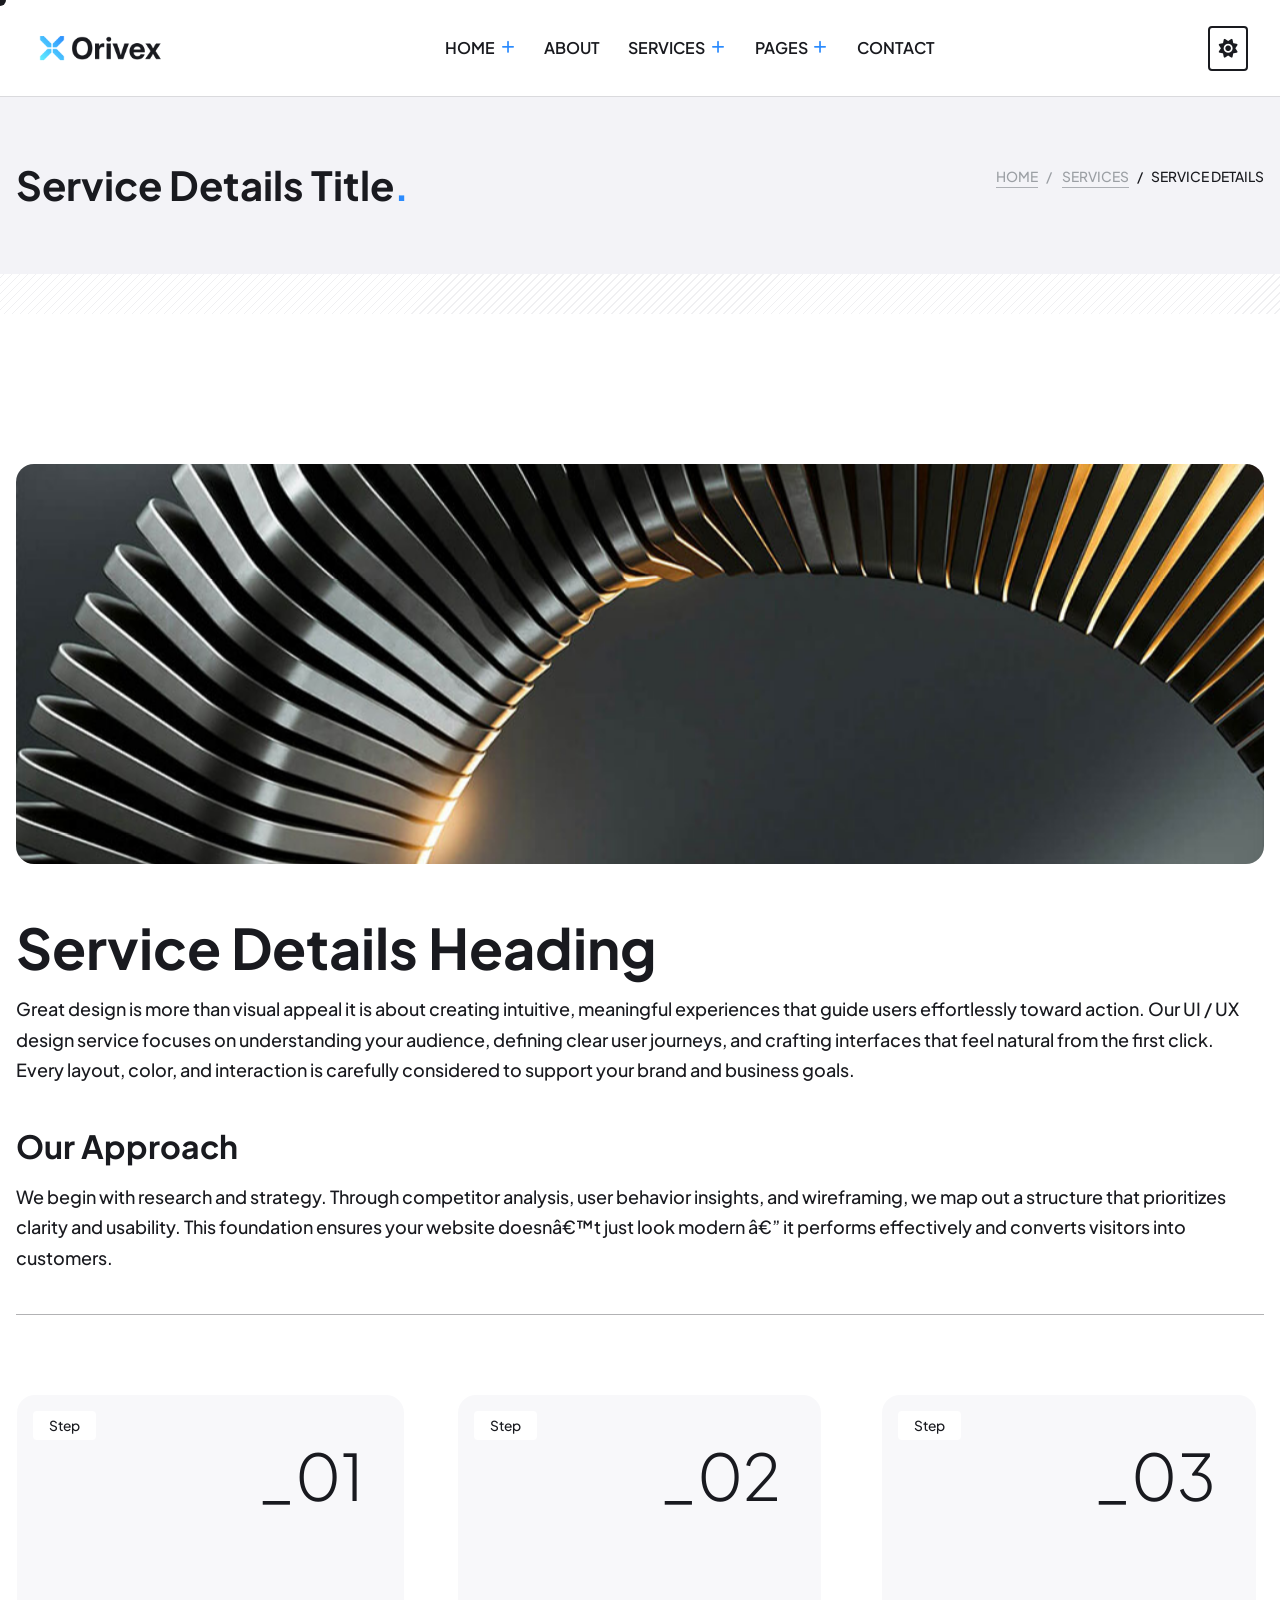
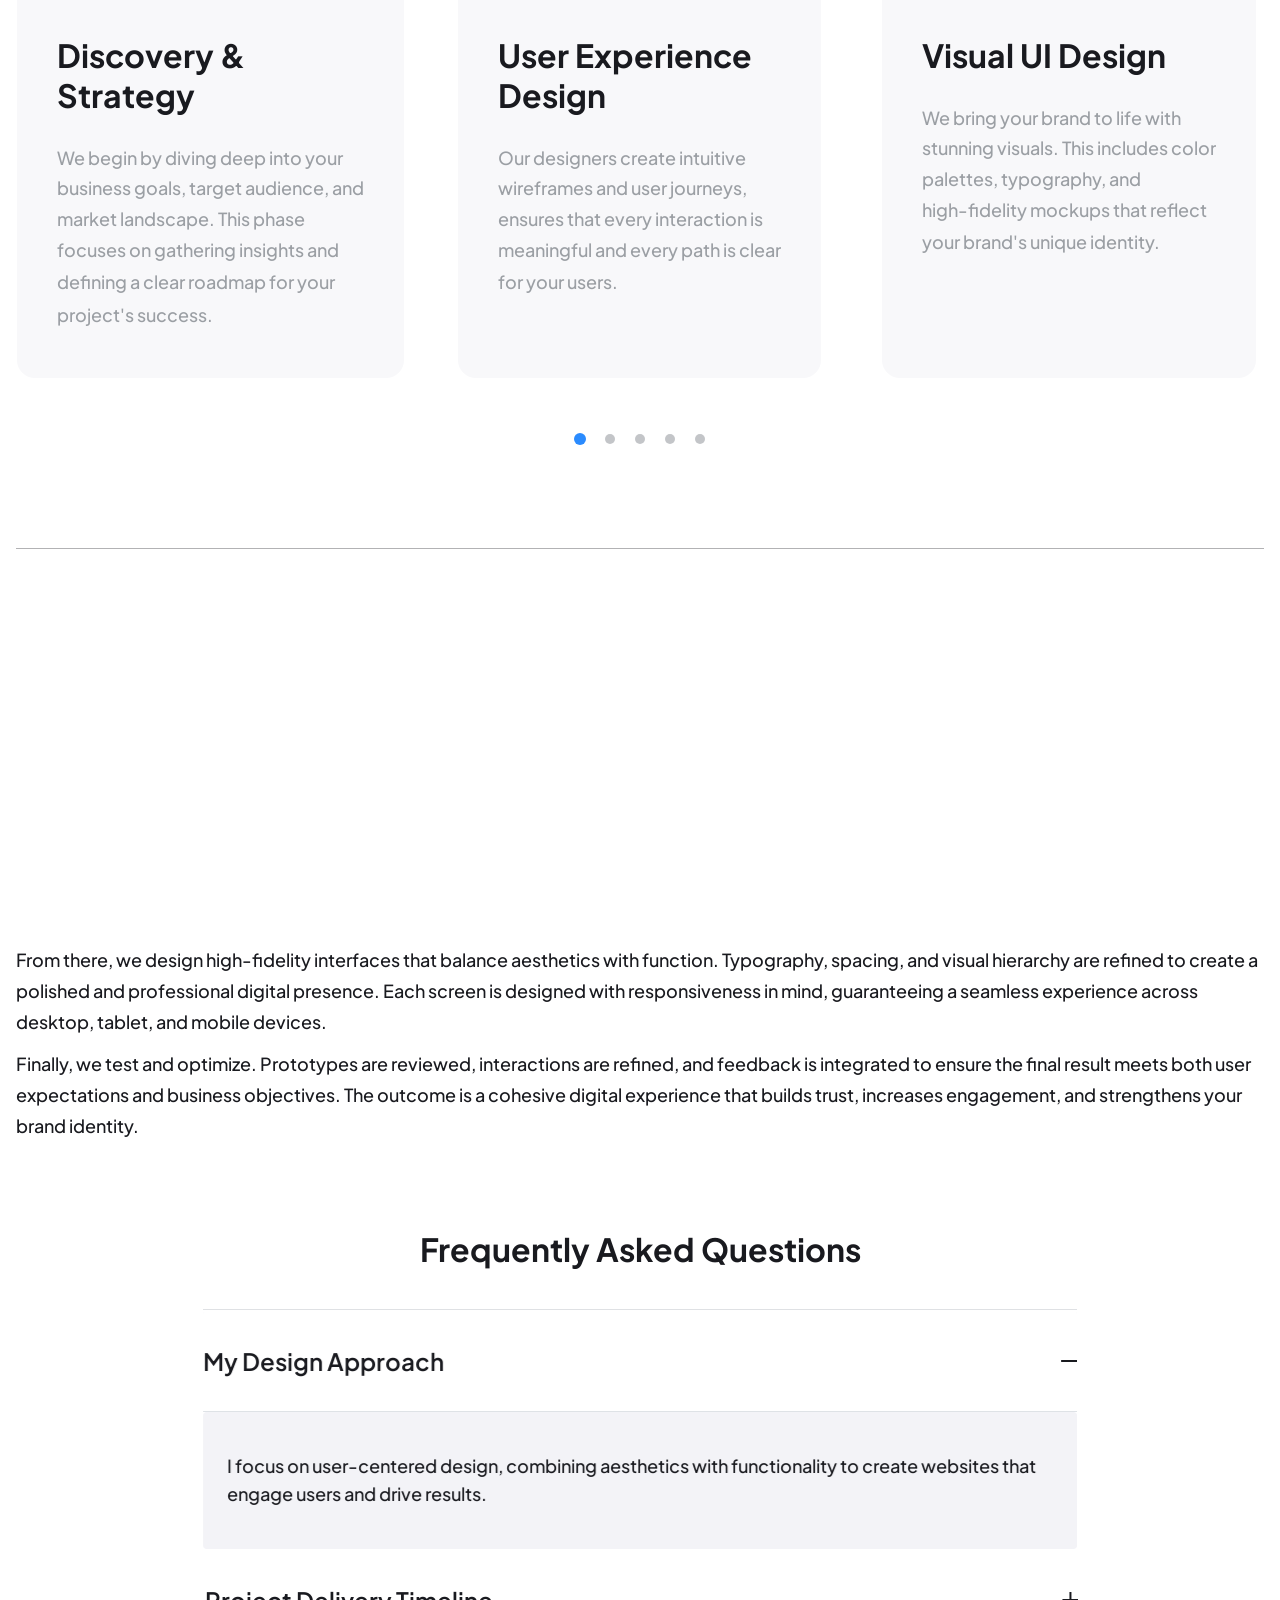
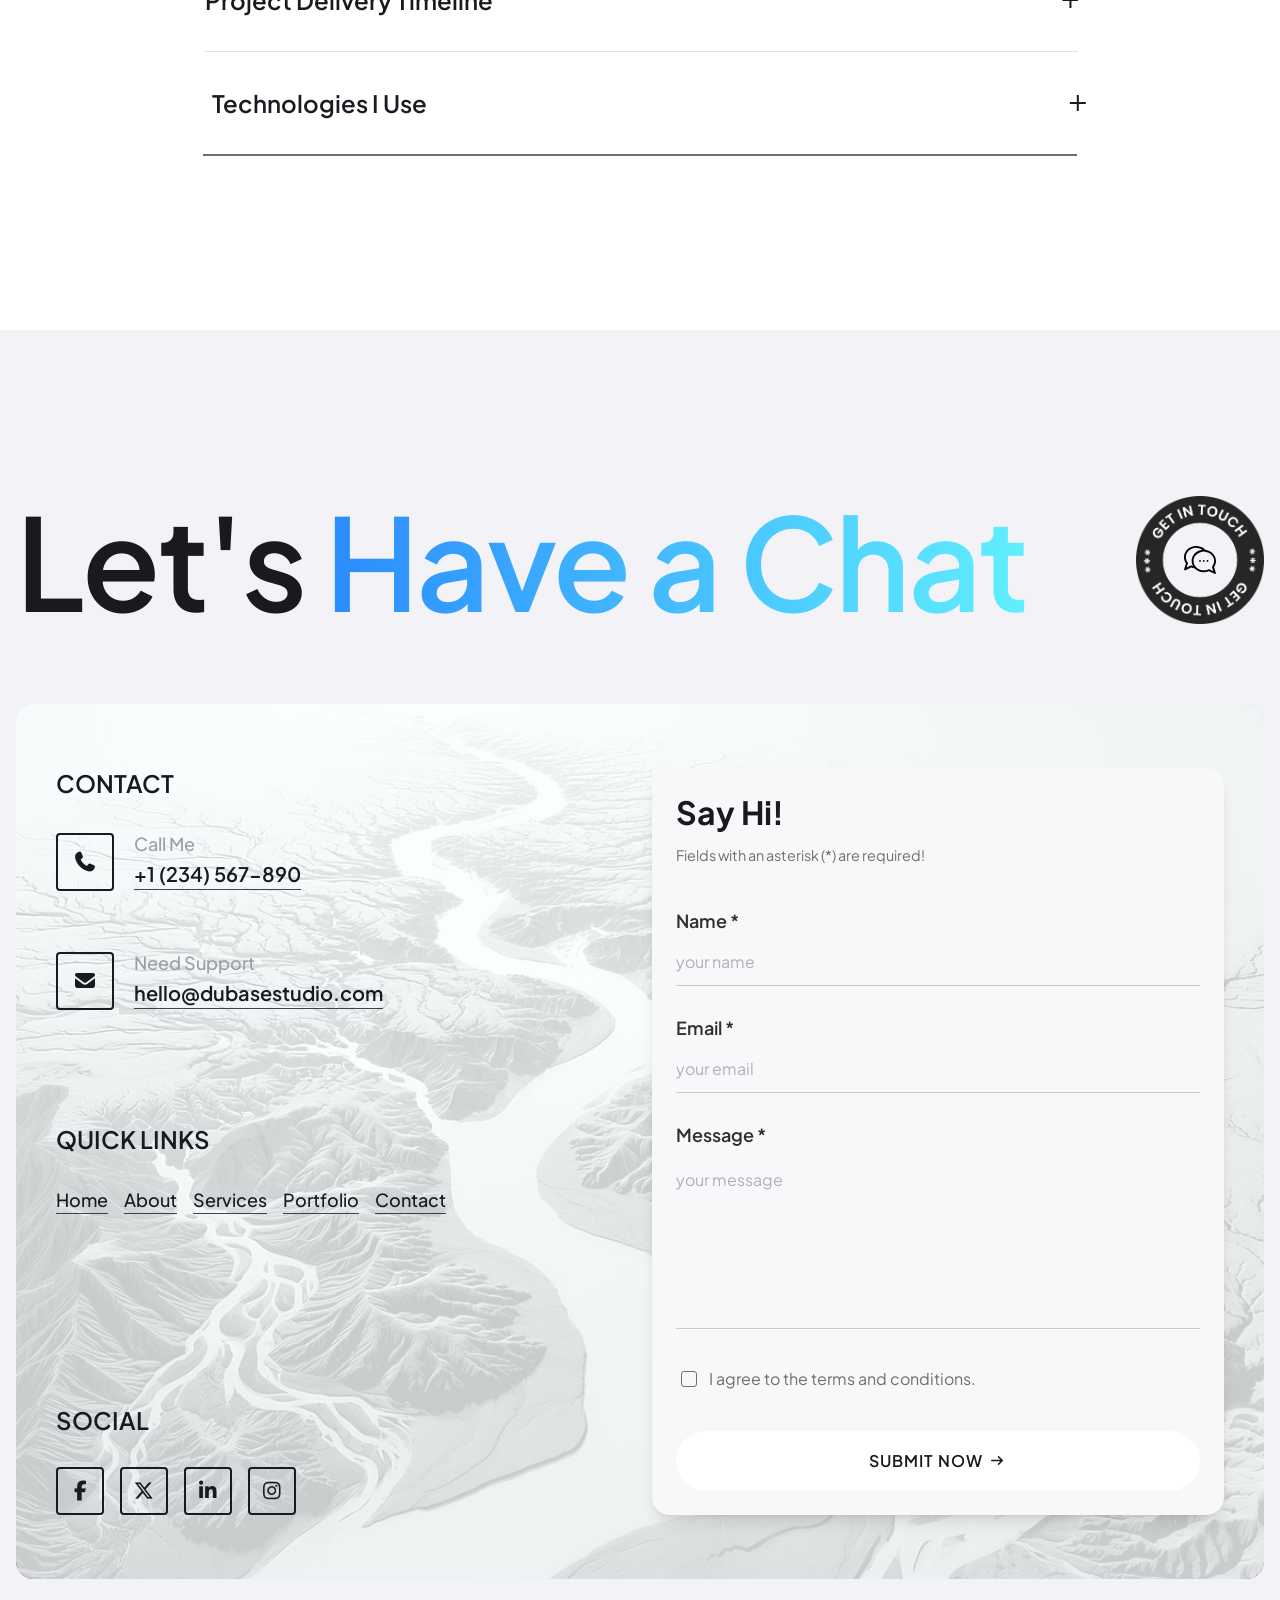
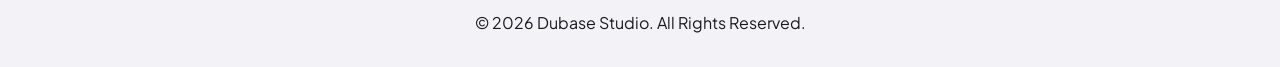
<file: service-details.html>
﻿<!doctype html>
<html lang="en">
<head>
    <meta charset="UTF-8" />

    <!-- Meta Viewport -->
    <meta name="viewport" content="width=device-width, initial-scale=1" />

    <!-- Page Title -->
    <title>Service Details | Dubase Studio - Personal Portfolio HTML Template</title>

    <!-- Meta Tags -->
    <meta
      name="description"
      content="Personal portfolio showcasing my work, services, and projects. Creative professional with expertise in design and development. View my experience, skills, and get in touch."
    />
    <meta
      name="keywords"
      content="personal portfolio, creative portfolio, web design, graphic design, freelancer, projects, services, about me, contact"
    />
    <meta name="author" content="Dubase Studio" />

    <!-- Browser Color -->
    <meta
      name="theme-color"
      content="#f3f3f7"
      media="(prefers-color-scheme: light)"
    />
    <meta
      name="theme-color"
      content="#0d0d0f"
      media="(prefers-color-scheme: dark)"
    />

    <!-- Favicon -->
    <link
      rel="icon"
      type="image/png"
      href="images/branding/favicon/favicon-96x96.png"
      sizes="96x96"
    />
    <link
      rel="icon"
      type="image/svg+xml"
      href="images/branding/favicon/favicon.svg"
    />
    <link rel="shortcut icon" href="images/branding/favicon/favicon.ico" />
    <link
      rel="apple-touch-icon"
      sizes="180x180"
      href="images/branding/favicon/apple-touch-icon.png"
    />
    <link rel="manifest" href="images/branding/favicon/site.webmanifest" />

    <!-- Google Fonts Css-->
    <link rel="preconnect" href="https://fonts.googleapis.com/" />
    <link rel="preconnect" href="https://fonts.gstatic.com/" crossorigin />
    <link
      href="https://fonts.googleapis.com/css2?family=Plus+Jakarta+Sans:ital,wght@0,200..800;1,200..800&amp;display=swap"
      rel="stylesheet"
    />

    <!-- Bootstrap CSS -->
    <link href="css/bootstrap.min.css" rel="stylesheet" media="screen" />
    <!-- Font Awesome Css-->
    <link href="css/all.min.css" rel="stylesheet" media="screen" />
    <!-- Swiper Css-->
    <link href="css/swiper-bundle.css" rel="stylesheet" media="screen" />
    <!-- Magnific Popup Css-->
    <link rel="stylesheet" href="css/magnific-popup.css" />

    <!-- Custom Style -->
    <link rel="stylesheet" href="css/style.css" />
    <link rel="stylesheet" href="css/theme-switcher.css" />
  </head>

  <body>
    <!--
      ==========================================================================
      Service Details Page Structure
      1) Accessibility Helpers
      2) Global Header / Navigation
      3) Main Content:
         - Page Header
         - Service Hero Media + Content
         - Process Steps Slider
         - Media Gallery
         - FAQ Accordion
      4) Global Footer
      5) Utilities (Back to Top)
      6) Vendor & Custom Scripts
      ==========================================================================
    -->

    <!-- Preloader Start -->
    <div
      id="preloader"
      class="preloader"
      role="status"
      aria-live="polite"
      aria-busy="true"
    >
      <span class="visually-hidden">Loading, please wait</span>

      <div class="preloader__spinner" aria-hidden="true">
        <span class="preloader__dot"></span>
        <span class="preloader__dot"></span>
        <span class="preloader__dot"></span>
      </div>
    </div>
    <!-- Preloader End -->

    <!-- Skip content -->
    <a href="#main-content" class="visually-hidden">Skip to main content</a>

    <!-- Dot follower -->
    <div class="follow-dot" aria-hidden="true"></div>

    <!-- ===================================================== -->
    <!-- Header Section -->
    <!-- Description: Main navigation header with logo, menu, theme switcher, and CTA -->
    <!-- Features: Responsive navbar, dropdown menus, mobile menu system, theme toggle -->
    <!-- Includes: Accessibility support (ARIA), mobile overlay system, submenu controls -->
    <!-- ===================================================== -->

    <!-- Header Start -->
    <header class="header-container">
      <!-- ===================================================== -->
      <!-- Navigation Wrapper -->
      <!-- ===================================================== -->
      <nav class="header-nav" aria-label="Main navigation">
        <!-- ===================================================== -->
        <!-- Logo Start -->
        <!-- ===================================================== -->
        <a href="index.html" aria-label="Dubase Studio Homepage">
          <img
            src="images/branding/logo/logo-main.png"
            data-light-src="images/branding/logo/logo-main.png"
            data-dark-src="images/branding/logo/logo-light.png"
            alt="Dubase Studio Logo"
            class="header-nav__logo"
          />
        </a>
        <!-- Logo End -->

        <!-- ===================================================== -->
        <!-- Navigation Menu Container (Desktop + Mobile) -->
        <!-- ===================================================== -->
        <div
          id="menu-container"
          class="header-nav__menu-wrapper"
          role="navigation"
          data-lenis-prevent="true"
          tabindex="-1"
          aria-label="Mobile navigation"
          inert
        >
          <!-- ===================================================== -->
          <!-- Mobile Header (Logo + Close Button) -->
          <!-- ===================================================== -->
          <div class="header-nav__mobile-header">
            <img
              src="images/branding/logo/logo-main.png"
              data-light-src="images/branding/logo/logo-main.png"
              data-dark-src="images/branding/logo/logo-light.png"
              alt="Dubase Studio Logo"
              class="header-nav__logo--mobile"
            />

            <!-- Close Mobile Menu -->
            <button
              id="close-menu-button"
              class="btn btn--outline navbar__menu-button"
              type="button"
              aria-label="Close menu"
              aria-controls="menu-container"
            >
              <i class="fa-solid fa-xmark" aria-hidden="true"></i>
            </button>
          </div>
          <!-- Mobile Header End -->

          <!-- ===================================================== -->
          <!-- Primary Navigation Menu -->
          <!-- ===================================================== -->
          <ul class="header-nav__menu">
            <!-- ========================= -->
            <!-- Home Dropdown -->
            <!-- ========================= -->
            <li class="navbar__menu-item">
              <button
                type="button"
                aria-expanded="false"
                aria-controls="submenu-home"
                data-submenu-toggle
              >
                Home
                <i
                  class="fa-solid fa-plus header-nav__menu-icon"
                  aria-hidden="true"
                ></i>
              </button>

              <ul
                id="submenu-home"
                class="header-nav__submenu"
                aria-label="Home submenu"
              >
                <li><a href="index.html">Web Designer</a></li>
                <li>
                  <a href="index-creative-developer.html">Creative Developer</a>
                </li>
                <li>
                  <a href="index-personal-portfolio.html">Personal Portfolio</a>
                </li>
              </ul>
            </li>

            <!-- About Link -->
            <li class="navbar__menu-item">
              <a href="about.html">About</a>
            </li>

            <!-- ========================= -->
            <!-- Services Dropdown -->
            <!-- ========================= -->
            <li class="navbar__menu-item">
              <button
                type="button"
                aria-expanded="false"
                aria-controls="submenu-services"
                data-submenu-toggle
              >
                Services
                <i
                  class="fa-solid fa-plus header-nav__menu-icon"
                  aria-hidden="true"
                ></i>
              </button>

              <ul
                id="submenu-services"
                class="header-nav__submenu"
                aria-label="Services submenu"
              >
                <li><a href="services-list.html">Services List</a></li>
                <li><a href="service-details.html">Service Details</a></li>
              </ul>
            </li>

            <!-- ========================= -->
            <!-- Pages Dropdown -->
            <!-- ========================= -->
            <li class="navbar__menu-item">
              <button
                type="button"
                aria-expanded="false"
                aria-controls="submenu-pages"
                data-submenu-toggle
              >
                Pages
                <i
                  class="fa-solid fa-plus header-nav__menu-icon"
                  aria-hidden="true"
                ></i>
              </button>

              <ul
                id="submenu-pages"
                class="header-nav__submenu"
                aria-label="Pages submenu"
              >
                <li><a href="testimonials.html">Testimonials</a></li>
                <li><a href="projects.html">Projects</a></li>
                <li><a href="project-details.html">Project Details</a></li>
                <li><a href="blog-list.html">Blog List</a></li>
                <li><a href="blog-details.html">Blog Details</a></li>
                <li><a href="pricing.html">Pricing</a></li>
                <li><a href="faq.html">FAQ</a></li>
                <li><a href="404.html">404</a></li>
              </ul>
            </li>

            <!-- Contact Link -->
            <li class="navbar__menu-item">
              <a href="contact.html">Contact</a>
            </li>
          </ul>

          <!-- ===================================================== -->
          <!-- Mobile Extra Info Section -->
          <!-- ===================================================== -->
          <div class="header-nav__social-wrapper--mobile">
            <!-- Contact Info -->
            <div class="navbar__mobile-contact">
              <p class="navbar__section-label">Get in Touch</p>

              <div class="navbar__address">
                <p>USA, California - 90210 Str. Sunset Boulevard 45</p>
              </div>

              <div class="navbar__phone">
                <a class="link" href="tel:+1234567890">+1 234 567 890</a>
              </div>

              <div class="navbar__email">
                <a class="link" href="mailto:hello@dubasestudio.com"
                  >hello@dubasestudio.com</a
                >
              </div>
            </div>

            <!-- Social Links -->
            <p class="navbar__section-label">Let's Connect</p>

            <div class="navbar__mobile-social-container">
              <a
                href="#"
                class="btn btn--social"
                aria-label="Visit our Facebook page"
              >
                <i class="fab fa-facebook-f" aria-hidden="true"></i>
              </a>

              <a
                href="#"
                class="btn btn--social"
                aria-label="Visit our Twitter Profile"
              >
                <i class="fab fa-x-twitter" aria-hidden="true"></i>
              </a>

              <a
                href="#"
                class="btn btn--social"
                aria-label="Visit our LinkedIn Profile"
              >
                <i class="fab fa-linkedin-in" aria-hidden="true"></i>
              </a>

              <a
                href="#"
                class="btn btn--social"
                aria-label="Visit our Instagram Profile"
              >
                <i class="fab fa-instagram" aria-hidden="true"></i>
              </a>
            </div>
          </div>
        </div>

        <!-- ===================================================== -->
        <!-- CTA Section -->
        <!-- ===================================================== -->
        <div class="header-nav__cta">
          <!-- Theme Switcher Button -->
          <button
            id="theme-switcher-btn"
            class="theme-switcher"
            type="button"
            aria-label="Toggle dark/light theme"
            aria-pressed="false"
          >
            <span class="theme-switcher__icon theme-switcher__icon--light">
              <i class="fa-solid fa-sun"></i>
            </span>
            <span class="theme-switcher__icon theme-switcher__icon--dark">
              <i class="fa-solid fa-moon"></i>
            </span>
          </button>

          <!-- Theme State Inputs -->
          <input
            type="radio"
            id="theme-switcher-light"
            name="theme"
            value="light"
            hidden
          />
          <input
            type="radio"
            id="theme-switcher-dark"
            name="theme"
            value="dark"
            hidden
          />

          <!-- Open Menu Button -->
          <button
            id="open-menu-button"
            class="btn btn--outline navbar__menu-button"
            type="button"
            aria-label="Open menu"
            aria-expanded="false"
            aria-controls="menu-container"
          >
            <i class="fa-solid fa-bars-staggered" aria-hidden="true"></i>
          </button>
        </div>
        <!-- CTA End -->

        <!-- Overlay -->
        <div id="overlay" class="header-nav__overlay" role="presentation"></div>
      </nav>
    </header>
    <!-- Header End -->

    <!-- ===================================================== -->
    <!-- End Header Section -->
    <!-- ===================================================== -->

    <main id="main-content">
      <!-- ===================================================== -->
      <!-- Page Header Start -->
      <!-- Page intro section with title and breadcrumb navigation -->
      <!-- ===================================================== -->
      <div class="page-header">
        <!-- Container: Page Header Wrapper -->
        <div class="container">
          <div class="row">
            <div class="col-lg-12">
              <!-- Page Header Content -->
              <div class="page-header__content">
                <!-- Page Title -->
                <h1>
                  Service Details Title<span class="cp-brand-color">.</span>
                </h1>

                <!-- Breadcrumb Navigation -->
                <nav class="page-header__breadcrumb" aria-label="Breadcrumb">
                  <ol class="breadcrumb">
                    <!-- Home Link -->
                    <li>
                      <a href="index.html" class="link">Home</a>
                    </li>

                    <!-- Services Link -->
                    <li>
                      <a href="services-list.html" class="link">Services</a>
                    </li>

                    <!-- Current Page -->
                    <li aria-current="page">Service Details</li>
                  </ol>
                </nav>
                <!-- /Breadcrumb Navigation -->
              </div>
              <!-- /Page Header Content -->
            </div>
          </div>
        </div>
        <!-- /Container -->

        <!-- Decorative Separator -->
        <div class="page-header__separator"></div>
      </div>
      <!-- ===================================================== -->
      <!-- Page Header End -->
      <!-- ===================================================== -->

      <!-- Service Details Section Start -->
      <section class="service-details">
        <div class="container">
          <div class="row">
            <div class="col-lg-12">
              <!-- Featured Hero Image Start -->
              <div class="service-details__featured-image">
                <img
                  class="ukiyo"
                  src="images/sections/services/service-img-01.jpg"
                  alt="UI/UX designer presenting wireframes and interface concepts"
                />
              </div>
              <!-- Featured Hero Image End -->

              <!-- Service Content Start -->
              <div class="service-details__content">
                <!-- Main Heading -->
                <h2>Service Details Heading</h2>

                <!-- Intro Paragraph -->
                <p>
                  Great design is more than visual appeal it is about creating
                  intuitive, meaningful experiences that guide users
                  effortlessly toward action. Our UI / UX design service focuses
                  on understanding your audience, defining clear user journeys,
                  and crafting interfaces that feel natural from the first
                  click. Every layout, color, and interaction is carefully
                  considered to support your brand and business goals.
                </p>

                <!-- Approach Heading -->
                <h3>Our Approach</h3>

                <!-- Approach Description -->
                <p>
                  We begin with research and strategy. Through competitor
                  analysis, user behavior insights, and wireframing, we map out
                  a structure that prioritizes clarity and usability. This
                  foundation ensures your website doesnâ€™t just look modern â€”
                  it performs effectively and converts visitors into customers.
                </p>

                <!-- Service Steps Section Start -->
                <div class="service-detail__steps">
                  <div class="service-detail__steps-swiper swiper">
                    <div class="swiper-wrapper" data-cursor-state="slide">
                      <!-- Step 01 Start -->
                      <div class="swiper-slide">
                        <div class="service-detail__step-item">
                          <span class="service-detail__step-number-txt-1"
                            >Step</span
                          >
                          <span class="service-detail__step-number-txt-2"
                            >_01</span
                          >

                          <h3 class="service-detail__step-title">
                            Discovery & Strategy
                          </h3>

                          <p class="service-detail__step-desc">
                            We begin by diving deep into your business goals,
                            target audience, and market landscape. This phase
                            focuses on gathering insights and defining a clear
                            roadmap for your project's success.
                          </p>
                        </div>
                      </div>
                      <!-- Step 01 End -->

                      <!-- Step 02 Start -->
                      <div class="swiper-slide">
                        <div class="service-detail__step-item">
                          <span class="service-detail__step-number-txt-1"
                            >Step</span
                          >
                          <span class="service-detail__step-number-txt-2"
                            >_02</span
                          >

                          <h3 class="service-detail__step-title">
                            User Experience Design
                          </h3>

                          <p class="service-detail__step-desc">
                            Our designers create intuitive wireframes and user
                            journeys, ensures that every interaction is
                            meaningful and every path is clear for your users.
                          </p>
                        </div>
                      </div>
                      <!-- Step 02 End -->

                      <!-- Step 03 Start -->
                      <div class="swiper-slide">
                        <div class="service-detail__step-item">
                          <span class="service-detail__step-number-txt-1"
                            >Step</span
                          >
                          <span class="service-detail__step-number-txt-2"
                            >_03</span
                          >

                          <h3 class="service-detail__step-title">
                            Visual UI Design
                          </h3>

                          <p class="service-detail__step-desc">
                            We bring your brand to life with stunning visuals.
                            This includes color palettes, typography, and
                            high-fidelity mockups that reflect your brand's
                            unique identity.
                          </p>
                        </div>
                      </div>
                      <!-- Step 03 End -->

                      <!-- Step 04 Start -->
                      <div class="swiper-slide">
                        <div class="service-detail__step-item">
                          <span class="service-detail__step-number-txt-1"
                            >Step</span
                          >
                          <span class="service-detail__step-number-txt-2"
                            >_04</span
                          >

                          <h3 class="service-detail__step-title">
                            Development & Testing
                          </h3>

                          <p class="service-detail__step-desc">
                            Our developers turn designs into reality using the
                            latest technologies. Rigorous testing ensures a
                            bug-free, high-performance, and secure digital
                            experience.
                          </p>
                        </div>
                      </div>
                      <!-- Step 04 End -->

                      <!-- Step 05 Start -->
                      <div class="swiper-slide">
                        <div class="service-detail__step-item">
                          <span class="service-detail__step-number-txt-1"
                            >Step</span
                          >
                          <span class="service-detail__step-number-txt-2"
                            >_05</span
                          >

                          <h3 class="service-detail__step-title">
                            Launch & Optimization
                          </h3>

                          <p class="service-detail__step-desc">
                            We handle the deployment and monitor performance.
                            Post-launch, we provide ongoing support and
                            optimization to ensure your project continues to
                            excel.
                          </p>
                        </div>
                      </div>
                      <!-- Step 05 End -->
                    </div>

                    <!-- Pagination -->
                    <div
                      class="service-detail__steps-pagination"
                      role="group"
                      aria-label="Slide pagination"
                    ></div>
                  </div>
                </div>
                <!-- Service Steps Section End -->

                <!-- Media Gallery Start -->
                <div class="service-details__media-wrapper">
                  <div class="service-details__media-item">
                    <img
                      class="service-details__media-img"
                      src="images/sections/services/service-details-img-01.jpg"
                      alt="media image"
                      loading="lazy"
                      decoding="async"
                    />
                  </div>

                  <div class="service-details__media-item">
                    <img
                      class="service-details__media-img"
                      src="images/sections/services/service-details-img-02.jpg"
                      alt="media image"
                      loading="lazy"
                      decoding="async"
                    />
                  </div>

                  <div class="service-details__media-item">
                    <img
                      class="service-details__media-img"
                      src="images/sections/services/service-details-img-03.jpg"
                      alt="media image"
                      loading="lazy"
                      decoding="async"
                    />
                  </div>
                </div>
                <!-- Media Gallery End -->

                <!-- Final Paragraph 01 -->
                <p>
                  From there, we design high-fidelity interfaces that balance
                  aesthetics with function. Typography, spacing, and visual
                  hierarchy are refined to create a polished and professional
                  digital presence. Each screen is designed with responsiveness
                  in mind, guaranteeing a seamless experience across desktop,
                  tablet, and mobile devices.
                </p>

                <!-- Final Paragraph 02 -->
                <p>
                  Finally, we test and optimize. Prototypes are reviewed,
                  interactions are refined, and feedback is integrated to ensure
                  the final result meets both user expectations and business
                  objectives. The outcome is a cohesive digital experience that
                  builds trust, increases engagement, and strengthens your brand
                  identity.
                </p>

                <!-- FAQ Section Start -->
                <div class="service-details__faq">
                  <h3>Frequently Asked Questions</h3>

                  <div class="accordion--light">
                    <div class="accordion" id="aboutAccordion">
                      <!-- FAQ Item 01 Start -->
                      <div class="accordion-item">
                        <h2 class="accordion-header" id="about-heading-1">
                          <button
                            class="accordion-button"
                            type="button"
                            data-bs-toggle="collapse"
                            data-bs-target="#about-collapse-1"
                            aria-expanded="true"
                            aria-controls="about-collapse-1"
                          >
                            <span>My Design Approach</span>
                            <span class="accordion-icon">
                              <span></span><span></span>
                            </span>
                          </button>
                        </h2>

                        <div
                          id="about-collapse-1"
                          class="accordion-collapse collapse show"
                          role="region"
                          aria-labelledby="about-heading-1"
                          data-bs-parent="#aboutAccordion"
                        >
                          <div class="accordion-body">
                            I focus on user-centered design, combining
                            aesthetics with functionality to create websites
                            that engage users and drive results.
                          </div>
                        </div>
                      </div>
                      <!-- FAQ Item 01 End -->

                      <!-- FAQ Item 02 Start -->
                      <div class="accordion-item">
                        <h2 class="accordion-header" id="about-heading-2">
                          <button
                            class="accordion-button collapsed"
                            type="button"
                            data-bs-toggle="collapse"
                            data-bs-target="#about-collapse-2"
                            aria-expanded="false"
                            aria-controls="about-collapse-2"
                          >
                            <span>Project Delivery Timeline</span>
                            <span class="accordion-icon">
                              <span></span><span></span>
                            </span>
                          </button>
                        </h2>

                        <div
                          id="about-collapse-2"
                          class="accordion-collapse collapse"
                          role="region"
                          aria-labelledby="about-heading-2"
                          data-bs-parent="#aboutAccordion"
                        >
                          <div class="accordion-body">
                            Timelines vary by project complexity, but typically
                            range from 2-8 weeks. I provide detailed milestones
                            and regular updates throughout.
                          </div>
                        </div>
                      </div>
                      <!-- FAQ Item 02 End -->

                      <!-- FAQ Item 03 Start -->
                      <div class="accordion-item">
                        <h2 class="accordion-header" id="about-heading-3">
                          <button
                            class="accordion-button collapsed"
                            type="button"
                            data-bs-toggle="collapse"
                            data-bs-target="#about-collapse-3"
                            aria-expanded="false"
                            aria-controls="about-collapse-3"
                          >
                            <span>Technologies I Use</span>
                            <span class="accordion-icon">
                              <span></span><span></span>
                            </span>
                          </button>
                        </h2>

                        <div
                          id="about-collapse-3"
                          class="accordion-collapse collapse"
                          role="region"
                          aria-labelledby="about-heading-3"
                          data-bs-parent="#aboutAccordion"
                        >
                          <div class="accordion-body">
                            I work with HTML, CSS, JavaScript, and frameworks
                            like React and WordPress. I ensure responsive, fast,
                            and accessible websites.
                          </div>
                        </div>
                      </div>
                      <!-- FAQ Item 03 End -->
                    </div>
                  </div>
                </div>
                <!-- FAQ Section End -->
              </div>
              <!-- Service Content End -->
            </div>
          </div>
        </div>
      </section>
      <!-- Service Details Section End -->
    </main>

    <!-- ===================================================== -->
    <!-- Footer Section -->
    <!-- Description: Main website footer with contact info, links, social icons, and contact form -->
    <!-- Features: Responsive layout, contact form, social links, newsletter-style interaction -->
    <!-- Backend: Form submits to /api/contact -->
    <!-- Customize: Emails, phone, links, social URLs, branding -->
    <!-- ===================================================== -->

    <footer class="footer">
      <!-- ===================================== -->
      <!-- Container Start -->
      <!-- ===================================== -->
      <div class="container container-footer">
        <div class="row">
          <div class="col-lg-12">
            <!-- ===================================== -->
            <!-- Footer Title Section -->
            <!-- ===================================== -->
            <div class="footer__title-wrapper">
              <!-- Main Heading -->
              <h2>Let's <span class="brand-gradient">Have a Chat</span></h2>

              <!-- Badge / Decorative Elements -->
              <!-- Replace assets in: /images/sections/footer/ -->
              <div class="footer__badge">
                <img
                  class="footer__badge-icon"
                  src="images/sections/footer/footer-chat-dark.svg"
                  data-light-src="images/sections/footer/footer-chat-dark.svg"
                  data-dark-src="images/sections/footer/footer-chat-light.svg"
                  alt="Chat icon"
                />

                <img
                  class="footer__badge-img"
                  src="images/sections/footer/footer-badge-dark.png"
                  data-light-src="images/sections/footer/footer-badge-dark.png"
                  data-dark-src="images/sections/footer/footer-badge-light.png"
                  alt="Quality badge"
                />
              </div>
            </div>

            <!-- ===================================== -->
            <!-- Footer Content Wrapper -->
            <!-- ===================================== -->
            <div class="footer__contact-wrapper">
              <div class="row">
                <!-- ===================================== -->
                <!-- LEFT COLUMN: Contact / Links / Social -->
                <!-- ===================================== -->
                <div class="col-lg-6 col-md-12">
                  <div class="footer__items-wrapper">
                    <div class="footer__items-group">
                      <!-- ========================= -->
                      <!-- Contact Section -->
                      <!-- ========================= -->
                      <div class="footer__contact-item">
                        <h3>Contact</h3>

                        <div class="footer__contact-infos">
                          <!-- Phone -->
                          <div class="footer__contact-content">
                            <i class="fas fa-phone" aria-hidden="true"></i>
                            <div class="footer__contact-info-wrapper">
                              <p>Call Me</p>
                              <a class="link" href="tel:+1234567890"
                                >+1 (234) 567-890</a
                              >
                            </div>
                          </div>

                          <!-- Email -->
                          <div class="footer__contact-content">
                            <i class="fas fa-envelope" aria-hidden="true"></i>
                            <div class="footer__contact-info-wrapper">
                              <p>Need Support</p>
                              <a class="link" href="mailto:hello@dubasestudio.com"
                                >hello@dubasestudio.com</a
                              >
                            </div>
                          </div>
                        </div>
                      </div>

                      <!-- ========================= -->
                      <!-- Quick Links Section -->
                      <!-- ========================= -->
                      <div class="footer__contact-item">
                        <h3>Quick Links</h3>

                        <ul aria-label="Quick links">
                          <li><a class="link" href="index.html">Home</a></li>
                          <li><a class="link" href="about.html">About</a></li>
                          <li>
                            <a class="link" href="services-list.html"
                              >Services</a
                            >
                          </li>
                          <li>
                            <a class="link" href="projects.html">Portfolio</a>
                          </li>
                          <li>
                            <a class="link" href="contact.html">Contact</a>
                          </li>
                        </ul>
                      </div>
                    </div>

                    <!-- ========================= -->
                    <!-- Social Links Section -->
                    <!-- ========================= -->
                    <div class="footer__social-wrapper">
                      <div class="footer__contact-item">
                        <div class="footer__social-container">
                          <h3>Social</h3>

                          <div class="footer__social-items">
                            <a
                              href="#"
                              class="btn btn--social btn--social-lg"
                              aria-label="Visit our Facebook page"
                            >
                              <i
                                class="fab fa-facebook-f"
                                aria-hidden="true"
                              ></i>
                            </a>

                            <a
                              href="#"
                              class="btn btn--social btn--social-lg"
                              aria-label="Visit our Twitter Profile"
                            >
                              <i
                                class="fab fa-x-twitter"
                                aria-hidden="true"
                              ></i>
                            </a>

                            <a
                              href="#"
                              class="btn btn--social btn--social-lg"
                              aria-label="Visit our LinkedIn Profile"
                            >
                              <i
                                class="fab fa-linkedin-in"
                                aria-hidden="true"
                              ></i>
                            </a>

                            <a
                              href="#"
                              class="btn btn--social btn--social-lg"
                              aria-label="Visit our Instagram Profile"
                            >
                              <i
                                class="fab fa-instagram"
                                aria-hidden="true"
                              ></i>
                            </a>
                          </div>
                        </div>
                      </div>
                    </div>
                  </div>
                </div>

                <!-- ===================================== -->
                <!-- RIGHT COLUMN: Contact Form -->
                <!-- ===================================== -->
                <div class="col-lg-6 col-md-12">
                  <div class="footer__form-wrapper">
                    <!-- Contact Form -->
                    <!-- Backend: mail.php -->
                    <form
                      action="mail.php"
                      method="POST"
                      class="cp-form"
                      accept-charset="UTF-8"
                    >
                      <h4 class="cp-form__title">Say Hi!</h4>

                      <small class="cp-form__note">
                        Fields with an asterisk (*) are required!
                      </small>

                      <!-- Honeypot -->
                      <div class="cp-form-honeypot" aria-hidden="true">
                        <label for="cp-company-name"
                          >Leave this field empty</label
                        >
                        <input
                          class="cp-form-control"
                          id="cp-company-name"
                          name="company_name"
                          type="text"
                          tabindex="-1"
                          autocomplete="off"
                        />
                      </div>

                      <!-- Name -->
                      <div class="cp-form-group">
                        <label for="cp-name">
                          Name <span aria-hidden="true">*</span>
                        </label>
                        <input
                          class="cp-form-control"
                          id="cp-name"
                          name="user_name"
                          type="text"
                          placeholder="your name"
                          required
                        />
                      </div>

                      <!-- Email -->
                      <div class="cp-form-group">
                        <label for="cp-email">
                          Email <span aria-hidden="true">*</span>
                        </label>
                        <input
                          class="cp-form-control"
                          id="cp-email"
                          name="user_email"
                          type="email"
                          placeholder="your email"
                          required
                        />
                      </div>

                      <!-- Message -->
                      <div class="cp-form-group">
                        <label for="cp-message">
                          Message <span aria-hidden="true">*</span>
                        </label>
                        <textarea
                          class="cp-form-control"
                          id="cp-message"
                          name="user_message"
                          rows="6"
                          placeholder="your message"
                          required
                        ></textarea>
                      </div>

                      <!-- Terms Checkbox -->
                      <div class="cp-form-check">
                        <input
                          type="checkbox"
                          id="checkBox"
                          name="checkBox"
                          required
                          aria-describedby="terms-description"
                        />

                        <small id="terms-description" class="visually-hidden">
                          You must accept the terms and conditions before
                          submitting.
                        </small>

                        <label for="checkBox">
                          I agree to the terms and conditions.
                        </label>
                      </div>

                      <div class="cp-form-feedback" aria-live="polite"></div>

                      <!-- Submit Button -->
                      <button type="submit" class="btn-default btn--w-100">
                        <span class="btn-default-inner">
                          <span data-hover="Submit Now">Submit Now</span>
                        </span>

                        <span class="btn-icon">
                          <i
                            class="fa-solid fa-arrow-right"
                            aria-hidden="true"
                          ></i>
                        </span>
                      </button>
                    </form>
                  </div>
                </div>
              </div>
            </div>

            <!-- ===================================== -->
            <!-- Footer Copyright -->
            <!-- ===================================== -->
            <div class="footer__copyright">
              <p>&copy; 2026 Dubase Studio. All Rights Reserved.</p>
            </div>
          </div>
        </div>
      </div>
    </footer>

    <!-- ===================================================== -->
    <!-- End Footer Section -->
    <!-- ===================================================== -->

    <!-- To Top Button Start -->
    <a href="#" id="to-top" class="btn-to-top" aria-label="Back to top">
      <i class="fa-solid fa-angle-up" aria-hidden="true"></i>
    </a>
    <!-- To Top Button End -->

    <!-- Scripts -->
    <!-- Jquery Library File -->
    <script src="js/jquery-3.7.1.min.js" defer></script>
    <!-- Bootstrap JS -->
    <script src="js/bootstrap.bundle.min.js" defer></script>
    <!-- GSAP JS -->
    <script src="js/gsap.min.js" defer></script>
    <!-- Lenis JS -->
    <script src="js/lenis.min.js" defer></script>
    <!-- SplitText JS -->
    <script src="js/SplitText.min.js" defer></script>
    <!-- ScrollTrigger JS -->
    <script src="js/ScrollTrigger.min.js" defer></script>
    <!-- CustomEase JS -->
    <script src="js/CustomEase.min.js" defer></script>
    <!-- Magic Cursor JS -->
    <script src="js/magic-cursor.js" defer></script>
    <!-- Nice Select JS -->
    <script src="js/nice-select.js" defer></script>
    <!-- Parallaxie JS -->
    <script src="js/parallaxie.js" defer></script>
    <!-- Swiper JS -->
    <script src="js/swiper-bundle.js" defer></script>
    <!-- Ukiyo JS -->
    <script src="js/ukiyo.min.js" defer></script>
    <!-- Magnific JS -->
    <script src="js/jquery.magnific-popup.min.js" defer></script>

    <script src="js/script.js" defer></script>
  </body>

</html>
</file>
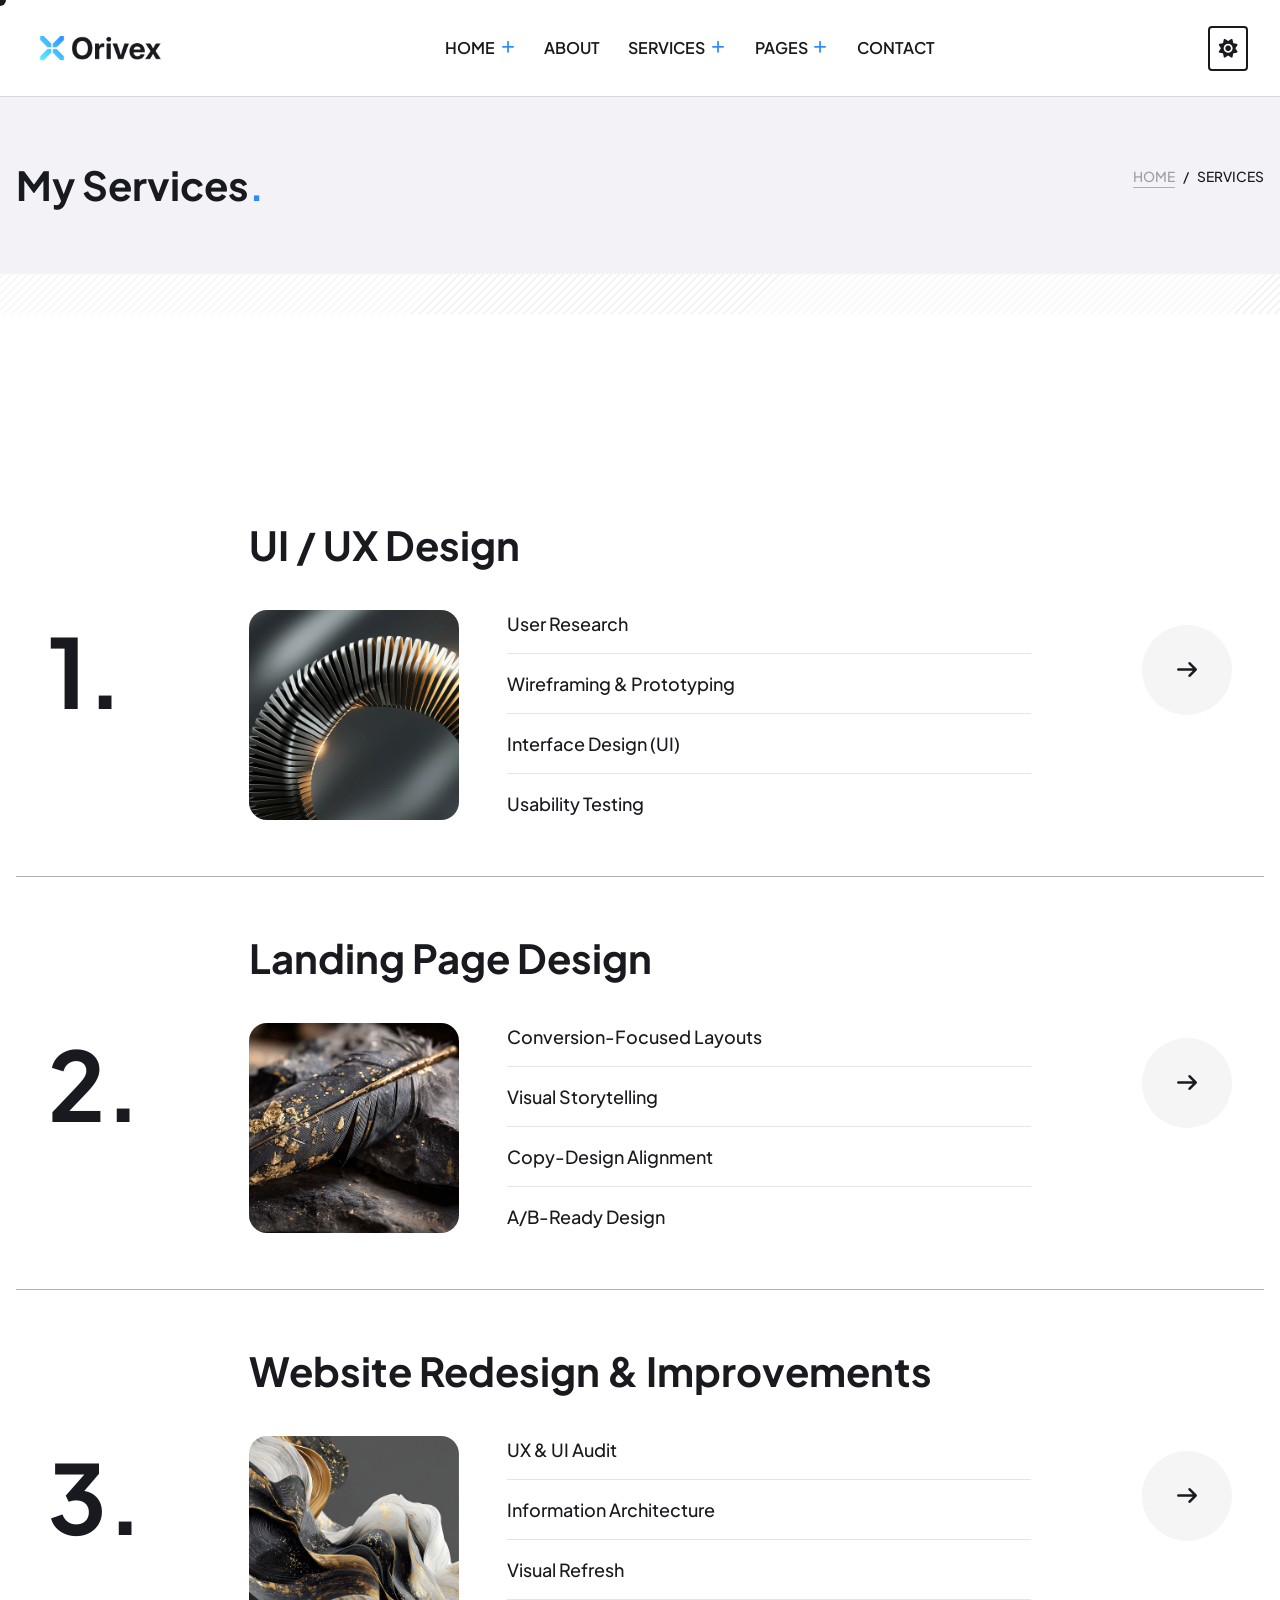
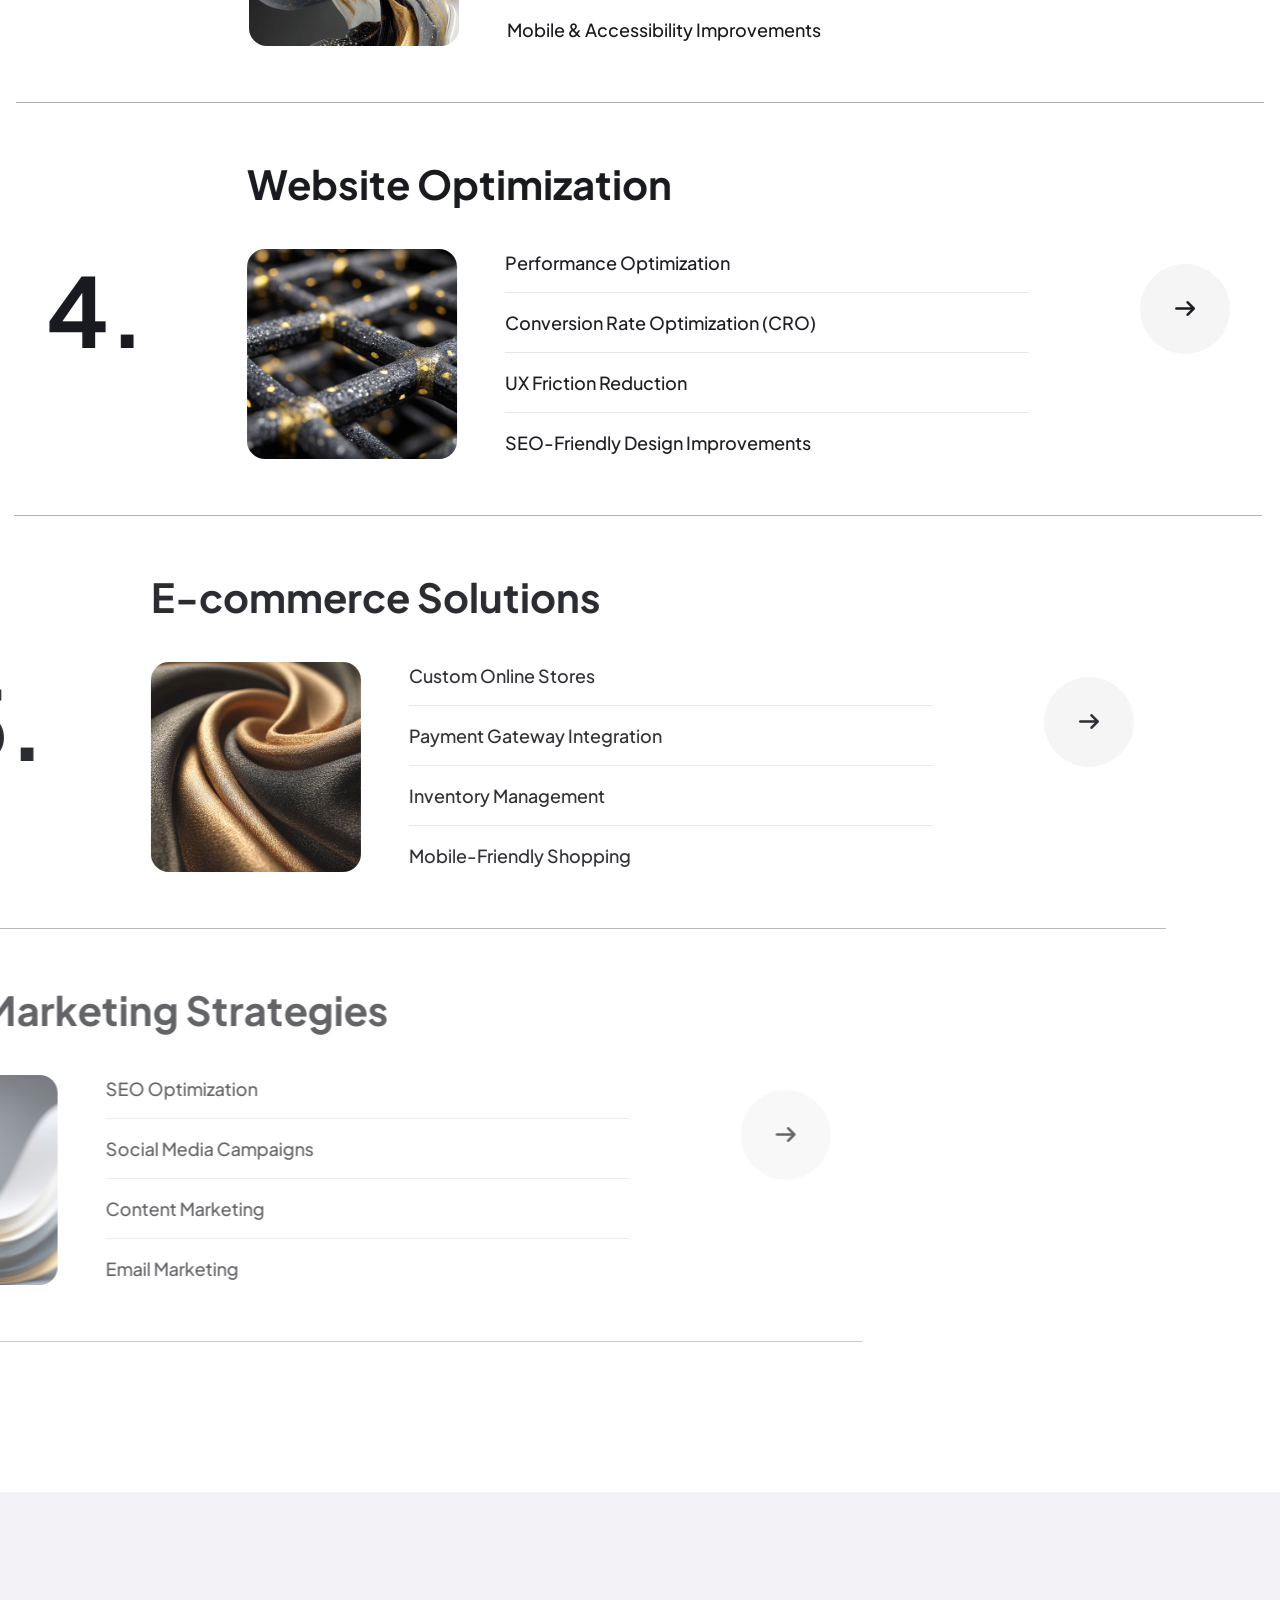
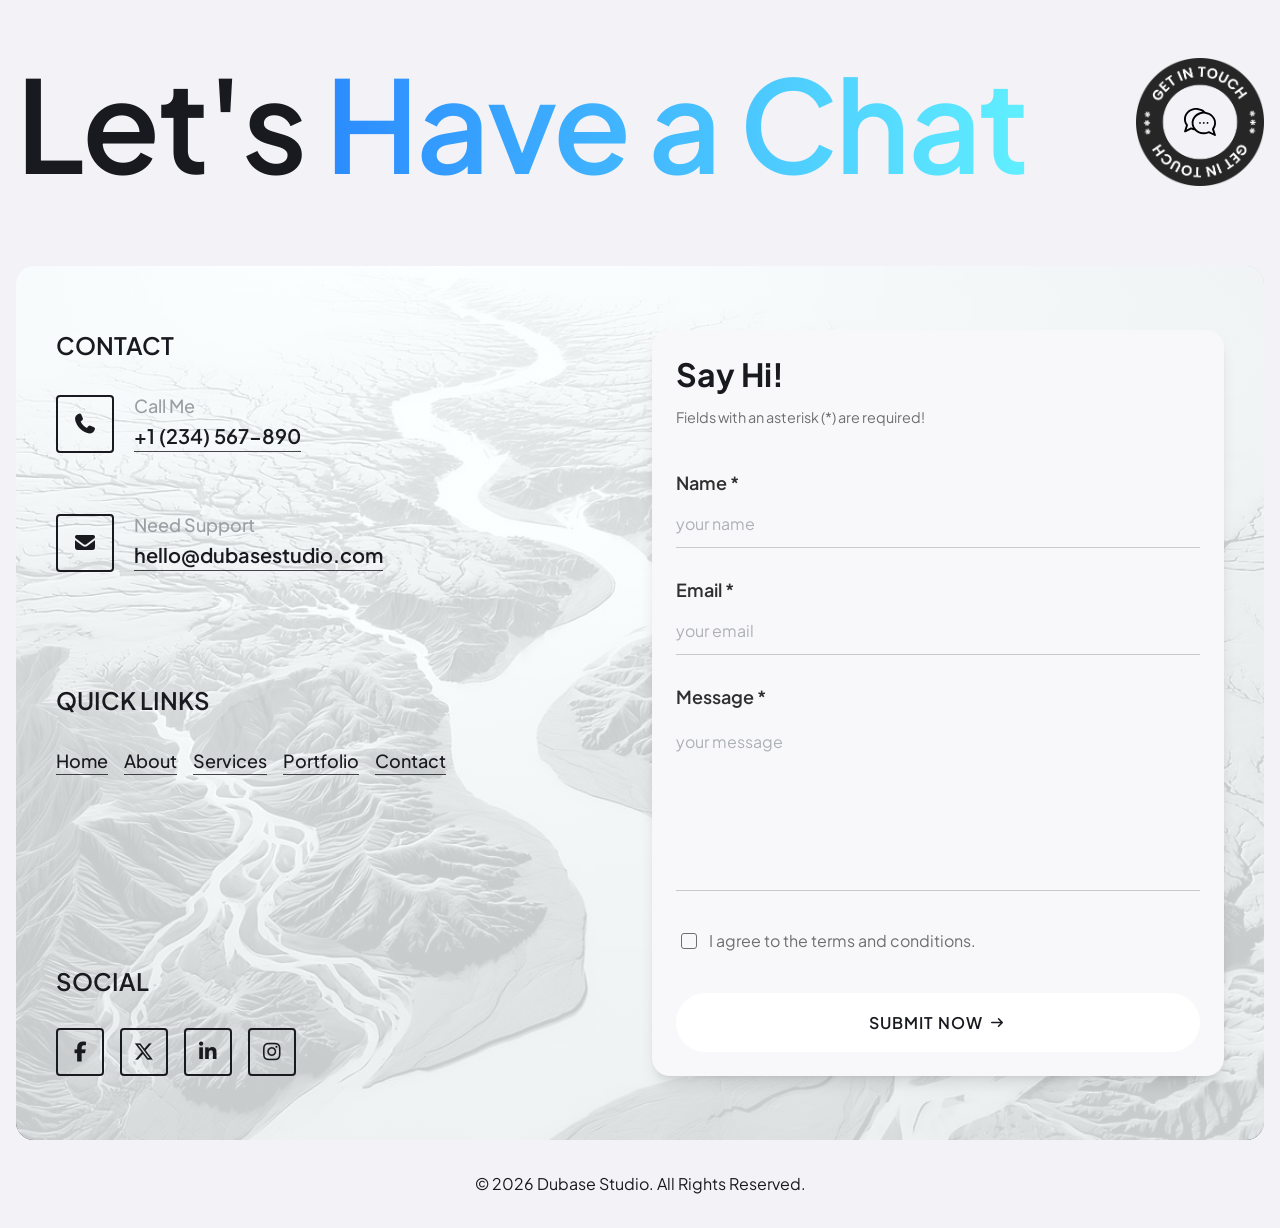
<file: services-list.html>
﻿<!doctype html>
<html lang="en">
<head>
    <meta charset="UTF-8" />

    <!-- Meta Viewport -->
    <meta name="viewport" content="width=device-width, initial-scale=1" />

    <!-- Page Title -->
    <title>Services List | Dubase Studio - Personal Portfolio HTML Template</title>

    <!-- Meta Tags -->
    <meta
      name="description"
      content="Personal portfolio showcasing my work, services, and projects. Creative professional with expertise in design and development. View my experience, skills, and get in touch."
    />
    <meta
      name="keywords"
      content="personal portfolio, creative portfolio, web design, graphic design, freelancer, projects, services, about me, contact"
    />
    <meta name="author" content="Dubase Studio" />

    <!-- Browser Color -->
    <meta
      name="theme-color"
      content="#f3f3f7"
      media="(prefers-color-scheme: light)"
    />
    <meta
      name="theme-color"
      content="#0d0d0f"
      media="(prefers-color-scheme: dark)"
    />

    <!-- Favicon -->
    <link
      rel="icon"
      type="image/png"
      href="images/branding/favicon/favicon-96x96.png"
      sizes="96x96"
    />
    <link
      rel="icon"
      type="image/svg+xml"
      href="images/branding/favicon/favicon.svg"
    />
    <link rel="shortcut icon" href="images/branding/favicon/favicon.ico" />
    <link
      rel="apple-touch-icon"
      sizes="180x180"
      href="images/branding/favicon/apple-touch-icon.png"
    />
    <link rel="manifest" href="images/branding/favicon/site.webmanifest" />

    <!-- Google Fonts Css-->
    <link rel="preconnect" href="https://fonts.googleapis.com/" />
    <link rel="preconnect" href="https://fonts.gstatic.com/" crossorigin />
    <link
      href="https://fonts.googleapis.com/css2?family=Plus+Jakarta+Sans:ital,wght@0,200..800;1,200..800&amp;display=swap"
      rel="stylesheet"
    />

    <!-- Bootstrap CSS -->
    <link href="css/bootstrap.min.css" rel="stylesheet" media="screen" />
    <!-- Font Awesome Css-->
    <link href="css/all.min.css" rel="stylesheet" media="screen" />
    <!-- Swiper Css-->
    <link href="css/swiper-bundle.css" rel="stylesheet" media="screen" />
    <!-- Magnific Popup Css-->
    <link rel="stylesheet" href="css/magnific-popup.css" />

    <!-- Custom Style -->
    <link rel="stylesheet" href="css/style.css" />
    <link rel="stylesheet" href="css/theme-switcher.css" />
  </head>

  <body>
    <!--
      ==========================================================================
      Services List Page Structure
      1) Accessibility Helpers
      2) Global Header / Navigation
      3) Main Content:
         - Page Header
         - Services List Items
      4) Global Footer
      5) Vendor & Custom Scripts
      ==========================================================================
    -->

    <!-- Preloader Start -->
    <div
      id="preloader"
      class="preloader"
      role="status"
      aria-live="polite"
      aria-busy="true"
    >
      <span class="visually-hidden">Loading, please wait</span>

      <div class="preloader__spinner" aria-hidden="true">
        <span class="preloader__dot"></span>
        <span class="preloader__dot"></span>
        <span class="preloader__dot"></span>
      </div>
    </div>
    <!-- Preloader End -->

    <!-- Skip content -->
    <a href="#main-content" class="visually-hidden">Skip to main content</a>

    <!-- Dot follower -->
    <div class="follow-dot" aria-hidden="true"></div>

    <!-- ===================================================== -->
    <!-- Header Section -->
    <!-- Description: Main navigation header with logo, menu, theme switcher, and CTA -->
    <!-- Features: Responsive navbar, dropdown menus, mobile menu system, theme toggle -->
    <!-- Includes: Accessibility support (ARIA), mobile overlay system, submenu controls -->
    <!-- ===================================================== -->

    <!-- Header Start -->
    <header class="header-container">
      <!-- ===================================================== -->
      <!-- Navigation Wrapper -->
      <!-- ===================================================== -->
      <nav class="header-nav" aria-label="Main navigation">
        <!-- ===================================================== -->
        <!-- Logo Start -->
        <!-- ===================================================== -->
        <a href="index.html" aria-label="Dubase Studio Homepage">
          <img
            src="images/branding/logo/logo-main.png"
            data-light-src="images/branding/logo/logo-main.png"
            data-dark-src="images/branding/logo/logo-light.png"
            alt="Dubase Studio Logo"
            class="header-nav__logo"
          />
        </a>
        <!-- Logo End -->

        <!-- ===================================================== -->
        <!-- Navigation Menu Container (Desktop + Mobile) -->
        <!-- ===================================================== -->
        <div
          id="menu-container"
          class="header-nav__menu-wrapper"
          role="navigation"
          data-lenis-prevent="true"
          tabindex="-1"
          aria-label="Mobile navigation"
          inert
        >
          <!-- ===================================================== -->
          <!-- Mobile Header (Logo + Close Button) -->
          <!-- ===================================================== -->
          <div class="header-nav__mobile-header">
            <img
              src="images/branding/logo/logo-main.png"
              data-light-src="images/branding/logo/logo-main.png"
              data-dark-src="images/branding/logo/logo-light.png"
              alt="Dubase Studio Logo"
              class="header-nav__logo--mobile"
            />

            <!-- Close Mobile Menu -->
            <button
              id="close-menu-button"
              class="btn btn--outline navbar__menu-button"
              type="button"
              aria-label="Close menu"
              aria-controls="menu-container"
            >
              <i class="fa-solid fa-xmark" aria-hidden="true"></i>
            </button>
          </div>
          <!-- Mobile Header End -->

          <!-- ===================================================== -->
          <!-- Primary Navigation Menu -->
          <!-- ===================================================== -->
          <ul class="header-nav__menu">
            <!-- ========================= -->
            <!-- Home Dropdown -->
            <!-- ========================= -->
            <li class="navbar__menu-item">
              <button
                type="button"
                aria-expanded="false"
                aria-controls="submenu-home"
                data-submenu-toggle
              >
                Home
                <i
                  class="fa-solid fa-plus header-nav__menu-icon"
                  aria-hidden="true"
                ></i>
              </button>

              <ul
                id="submenu-home"
                class="header-nav__submenu"
                aria-label="Home submenu"
              >
                <li><a href="index.html">Web Designer</a></li>
                <li>
                  <a href="index-creative-developer.html">Creative Developer</a>
                </li>
                <li>
                  <a href="index-personal-portfolio.html">Personal Portfolio</a>
                </li>
              </ul>
            </li>

            <!-- About Link -->
            <li class="navbar__menu-item">
              <a href="about.html">About</a>
            </li>

            <!-- ========================= -->
            <!-- Services Dropdown -->
            <!-- ========================= -->
            <li class="navbar__menu-item">
              <button
                type="button"
                aria-expanded="false"
                aria-controls="submenu-services"
                data-submenu-toggle
              >
                Services
                <i
                  class="fa-solid fa-plus header-nav__menu-icon"
                  aria-hidden="true"
                ></i>
              </button>

              <ul
                id="submenu-services"
                class="header-nav__submenu"
                aria-label="Services submenu"
              >
                <li><a href="services-list.html">Services List</a></li>
                <li><a href="service-details.html">Service Details</a></li>
              </ul>
            </li>

            <!-- ========================= -->
            <!-- Pages Dropdown -->
            <!-- ========================= -->
            <li class="navbar__menu-item">
              <button
                type="button"
                aria-expanded="false"
                aria-controls="submenu-pages"
                data-submenu-toggle
              >
                Pages
                <i
                  class="fa-solid fa-plus header-nav__menu-icon"
                  aria-hidden="true"
                ></i>
              </button>

              <ul
                id="submenu-pages"
                class="header-nav__submenu"
                aria-label="Pages submenu"
              >
                <li><a href="testimonials.html">Testimonials</a></li>
                <li><a href="projects.html">Projects</a></li>
                <li><a href="project-details.html">Project Details</a></li>
                <li><a href="blog-list.html">Blog List</a></li>
                <li><a href="blog-details.html">Blog Details</a></li>
                <li><a href="pricing.html">Pricing</a></li>
                <li><a href="faq.html">FAQ</a></li>
                <li><a href="404.html">404</a></li>
              </ul>
            </li>

            <!-- Contact Link -->
            <li class="navbar__menu-item">
              <a href="contact.html">Contact</a>
            </li>
          </ul>

          <!-- ===================================================== -->
          <!-- Mobile Extra Info Section -->
          <!-- ===================================================== -->
          <div class="header-nav__social-wrapper--mobile">
            <!-- Contact Info -->
            <div class="navbar__mobile-contact">
              <p class="navbar__section-label">Get in Touch</p>

              <div class="navbar__address">
                <p>USA, California - 90210 Str. Sunset Boulevard 45</p>
              </div>

              <div class="navbar__phone">
                <a class="link" href="tel:+1234567890">+1 234 567 890</a>
              </div>

              <div class="navbar__email">
                <a class="link" href="mailto:hello@dubasestudio.com"
                  >hello@dubasestudio.com</a
                >
              </div>
            </div>

            <!-- Social Links -->
            <p class="navbar__section-label">Let's Connect</p>

            <div class="navbar__mobile-social-container">
              <a
                href="#"
                class="btn btn--social"
                aria-label="Visit our Facebook page"
              >
                <i class="fab fa-facebook-f" aria-hidden="true"></i>
              </a>

              <a
                href="#"
                class="btn btn--social"
                aria-label="Visit our Twitter Profile"
              >
                <i class="fab fa-x-twitter" aria-hidden="true"></i>
              </a>

              <a
                href="#"
                class="btn btn--social"
                aria-label="Visit our LinkedIn Profile"
              >
                <i class="fab fa-linkedin-in" aria-hidden="true"></i>
              </a>

              <a
                href="#"
                class="btn btn--social"
                aria-label="Visit our Instagram Profile"
              >
                <i class="fab fa-instagram" aria-hidden="true"></i>
              </a>
            </div>
          </div>
        </div>

        <!-- ===================================================== -->
        <!-- CTA Section -->
        <!-- ===================================================== -->
        <div class="header-nav__cta">
          <!-- Theme Switcher Button -->
          <button
            id="theme-switcher-btn"
            class="theme-switcher"
            type="button"
            aria-label="Toggle dark/light theme"
            aria-pressed="false"
          >
            <span class="theme-switcher__icon theme-switcher__icon--light">
              <i class="fa-solid fa-sun"></i>
            </span>
            <span class="theme-switcher__icon theme-switcher__icon--dark">
              <i class="fa-solid fa-moon"></i>
            </span>
          </button>

          <!-- Theme State Inputs -->
          <input
            type="radio"
            id="theme-switcher-light"
            name="theme"
            value="light"
            hidden
          />
          <input
            type="radio"
            id="theme-switcher-dark"
            name="theme"
            value="dark"
            hidden
          />

          <!-- Open Menu Button -->
          <button
            id="open-menu-button"
            class="btn btn--outline navbar__menu-button"
            type="button"
            aria-label="Open menu"
            aria-expanded="false"
            aria-controls="menu-container"
          >
            <i class="fa-solid fa-bars-staggered" aria-hidden="true"></i>
          </button>
        </div>
        <!-- CTA End -->

        <!-- Overlay -->
        <div id="overlay" class="header-nav__overlay" role="presentation"></div>
      </nav>
    </header>
    <!-- Header End -->

    <!-- ===================================================== -->
    <!-- End Header Section -->
    <!-- ===================================================== -->

    <main id="main-content">
      <!-- ===================================================== -->
      <!-- Page Header Start -->
      <!-- Page intro section with title and breadcrumb navigation -->
      <!-- ===================================================== -->
      <div class="page-header">
        <!-- Container: Page Header Wrapper -->
        <div class="container">
          <div class="row">
            <div class="col-lg-12">
              <!-- Page Header Content -->
              <div class="page-header__content">
                <!-- Page Title -->
                <h1>My Services<span class="cp-brand-color">.</span></h1>

                <!-- Breadcrumb Navigation -->
                <nav class="page-header__breadcrumb" aria-label="Breadcrumb">
                  <ol class="breadcrumb">
                    <!-- Home Link -->
                    <li>
                      <a href="index.html" class="link">Home</a>
                    </li>

                    <!-- Current Page -->
                    <li aria-current="page">Services</li>
                  </ol>
                </nav>
                <!-- /Breadcrumb Navigation -->
              </div>
              <!-- /Page Header Content -->
            </div>
          </div>
        </div>
        <!-- /Container -->

        <!-- Decorative Separator -->
        <div class="page-header__separator"></div>
      </div>
      <!-- ===================================================== -->
      <!-- Page Header End -->
      <!-- ===================================================== -->

      <!-- Services Section Start -->
      <section class="one-column-page">
        <div class="container">
          <div class="row">
            <div class="col-lg-12">
              <!-- Section Hidden Title (SEO & Accessibility) -->
              <h2 class="visually-hidden">List of Services</h2>

              <!-- Services Wrapper Start -->
              <div class="services__wrapper">
                <!-- Service Item 01 Start -->
                <div class="service__item">
                  <div class="row align-items-center">
                    <!-- Service Number -->
                    <div class="col-lg-2">
                      <div class="service__item-number">1.</div>
                    </div>

                    <!-- Service Content -->
                    <div class="col-lg-8">
                      <div class="service__item-content">
                        <!-- Service Title -->
                        <h3 class="service__item-title">UI / UX Design</h3>

                        <!-- Service Media + Sub Services -->
                        <div class="services__sub-wrapper">
                          <!-- Service Image -->
                          <img
                            class="service__item-img"
                            src="images/sections/services/service-img-01.jpg"
                            alt="UI / UX Design"
                          />

                          <!-- Sub Services List -->
                          <ul class="service__sub-service">
                            <li>User Research</li>
                            <li>Wireframing & Prototyping</li>
                            <li>Interface Design (UI)</li>
                            <li>Usability Testing</li>
                          </ul>
                        </div>
                      </div>
                    </div>

                    <!-- Service Link -->
                    <div class="col-lg-2">
                      <div class="service__item-icon">
                        <a
                          href="service-details.html"
                          aria-label="View UI / UX Design service details"
                        >
                          <i
                            class="fa-solid fa-arrow-right"
                            aria-hidden="true"
                          ></i>
                        </a>
                      </div>
                    </div>
                  </div>
                </div>
                <!-- Service Item 01 End -->

                <!-- Service Item 02 Start -->
                <div class="service__item">
                  <div class="row align-items-center">
                    <div class="col-lg-2">
                      <div class="service__item-number">2.</div>
                    </div>

                    <div class="col-lg-8">
                      <div class="service__item-content">
                        <h3 class="service__item-title">Landing Page Design</h3>

                        <div class="services__sub-wrapper">
                          <img
                            class="service__item-img"
                            src="images/sections/services/service-img-02.jpg"
                            alt="Landing Page Design"
                          />

                          <ul class="service__sub-service">
                            <li>Conversion-Focused Layouts</li>
                            <li>Visual Storytelling</li>
                            <li>Copy-Design Alignment</li>
                            <li>A/B-Ready Design</li>
                          </ul>
                        </div>
                      </div>
                    </div>

                    <div class="col-lg-2">
                      <div class="service__item-icon">
                        <a
                          href="service-details.html"
                          aria-label="View Landing Page Design service details"
                        >
                          <i
                            class="fa-solid fa-arrow-right"
                            aria-hidden="true"
                          ></i>
                        </a>
                      </div>
                    </div>
                  </div>
                </div>
                <!-- Service Item 02 End -->

                <!-- Service Item 03 Start -->
                <div class="service__item">
                  <div class="row align-items-center">
                    <div class="col-lg-2">
                      <div class="service__item-number">3.</div>
                    </div>

                    <div class="col-lg-8">
                      <div class="service__item-content">
                        <h3 class="service__item-title">
                          Website Redesign & Improvements
                        </h3>

                        <div class="services__sub-wrapper">
                          <img
                            class="service__item-img"
                            src="images/sections/services/service-img-03.jpg"
                            alt="Website Redesign & Improvements"
                          />

                          <ul class="service__sub-service">
                            <li>UX & UI Audit</li>
                            <li>Information Architecture</li>
                            <li>Visual Refresh</li>
                            <li>Mobile & Accessibility Improvements</li>
                          </ul>
                        </div>
                      </div>
                    </div>

                    <div class="col-lg-2">
                      <div class="service__item-icon">
                        <a
                          href="service-details.html"
                          aria-label="View Website Redesign & Improvements service details"
                        >
                          <i
                            class="fa-solid fa-arrow-right"
                            aria-hidden="true"
                          ></i>
                        </a>
                      </div>
                    </div>
                  </div>
                </div>
                <!-- Service Item 03 End -->

                <!-- Service Item 04 Start -->
                <div class="service__item">
                  <div class="row align-items-center">
                    <div class="col-lg-2">
                      <div class="service__item-number">4.</div>
                    </div>

                    <div class="col-lg-8">
                      <div class="service__item-content">
                        <h3 class="service__item-title">
                          Website Optimization
                        </h3>

                        <div class="services__sub-wrapper">
                          <img
                            class="service__item-img"
                            src="images/sections/services/service-img-04.jpg"
                            alt="Website Optimization"
                          />

                          <ul class="service__sub-service">
                            <li>Performance Optimization</li>
                            <li>Conversion Rate Optimization (CRO)</li>
                            <li>UX Friction Reduction</li>
                            <li>SEO-Friendly Design Improvements</li>
                          </ul>
                        </div>
                      </div>
                    </div>

                    <div class="col-lg-2">
                      <div class="service__item-icon">
                        <a
                          href="service-details.html"
                          aria-label="View Website Optimization service details"
                        >
                          <i
                            class="fa-solid fa-arrow-right"
                            aria-hidden="true"
                          ></i>
                        </a>
                      </div>
                    </div>
                  </div>
                </div>
                <!-- Service Item 04 End -->

                <!-- Service Item 05 Start -->
                <div class="service__item">
                  <div class="row align-items-center">
                    <div class="col-lg-2">
                      <div class="service__item-number">5.</div>
                    </div>

                    <div class="col-lg-8">
                      <div class="service__item-content">
                        <h3 class="service__item-title">
                          E-commerce Solutions
                        </h3>

                        <div class="services__sub-wrapper">
                          <img
                            class="service__item-img"
                            src="images/sections/services/service-img-05.jpg"
                            alt="E-commerce Solutions"
                          />

                          <ul class="service__sub-service">
                            <li>Custom Online Stores</li>
                            <li>Payment Gateway Integration</li>
                            <li>Inventory Management</li>
                            <li>Mobile-Friendly Shopping</li>
                          </ul>
                        </div>
                      </div>
                    </div>

                    <div class="col-lg-2">
                      <div class="service__item-icon">
                        <a
                          href="service-details.html"
                          aria-label="View E-commerce Solutions service details"
                        >
                          <i
                            class="fa-solid fa-arrow-right"
                            aria-hidden="true"
                          ></i>
                        </a>
                      </div>
                    </div>
                  </div>
                </div>
                <!-- Service Item 05 End -->

                <!-- Service Item 06 Start -->
                <div class="service__item">
                  <div class="row align-items-center">
                    <div class="col-lg-2">
                      <div class="service__item-number">6.</div>
                    </div>

                    <div class="col-lg-8">
                      <div class="service__item-content">
                        <h3 class="service__item-title">
                          Digital Marketing Strategies
                        </h3>

                        <div class="services__sub-wrapper">
                          <img
                            class="service__item-img"
                            src="images/sections/services/service-img-06.jpg"
                            alt="Digital Marketing Strategies"
                          />

                          <ul class="service__sub-service">
                            <li>SEO Optimization</li>
                            <li>Social Media Campaigns</li>
                            <li>Content Marketing</li>
                            <li>Email Marketing</li>
                          </ul>
                        </div>
                      </div>
                    </div>

                    <div class="col-lg-2">
                      <div class="service__item-icon">
                        <a
                          href="service-details.html"
                          aria-label="View Digital Marketing Strategies service details"
                        >
                          <i
                            class="fa-solid fa-arrow-right"
                            aria-hidden="true"
                          ></i>
                        </a>
                      </div>
                    </div>
                  </div>
                </div>
                <!-- Service Item 06 End -->
              </div>
              <!-- Services Wrapper End -->
            </div>
          </div>
        </div>
      </section>
      <!-- Services Section End -->
    </main>

    <!-- ===================================================== -->
    <!-- Footer Section -->
    <!-- Description: Main website footer with contact info, links, social icons, and contact form -->
    <!-- Features: Responsive layout, contact form, social links, newsletter-style interaction -->
    <!-- Backend: Form submits to /api/contact -->
    <!-- Customize: Emails, phone, links, social URLs, branding -->
    <!-- ===================================================== -->

    <footer class="footer">
      <!-- ===================================== -->
      <!-- Container Start -->
      <!-- ===================================== -->
      <div class="container container-footer">
        <div class="row">
          <div class="col-lg-12">
            <!-- ===================================== -->
            <!-- Footer Title Section -->
            <!-- ===================================== -->
            <div class="footer__title-wrapper">
              <!-- Main Heading -->
              <h2>Let's <span class="brand-gradient">Have a Chat</span></h2>

              <!-- Badge / Decorative Elements -->
              <!-- Replace assets in: /images/sections/footer/ -->
              <div class="footer__badge">
                <img
                  class="footer__badge-icon"
                  src="images/sections/footer/footer-chat-dark.svg"
                  data-light-src="images/sections/footer/footer-chat-dark.svg"
                  data-dark-src="images/sections/footer/footer-chat-light.svg"
                  alt="Chat icon"
                />

                <img
                  class="footer__badge-img"
                  src="images/sections/footer/footer-badge-dark.png"
                  data-light-src="images/sections/footer/footer-badge-dark.png"
                  data-dark-src="images/sections/footer/footer-badge-light.png"
                  alt="Quality badge"
                />
              </div>
            </div>

            <!-- ===================================== -->
            <!-- Footer Content Wrapper -->
            <!-- ===================================== -->
            <div class="footer__contact-wrapper">
              <div class="row">
                <!-- ===================================== -->
                <!-- LEFT COLUMN: Contact / Links / Social -->
                <!-- ===================================== -->
                <div class="col-lg-6 col-md-12">
                  <div class="footer__items-wrapper">
                    <div class="footer__items-group">
                      <!-- ========================= -->
                      <!-- Contact Section -->
                      <!-- ========================= -->
                      <div class="footer__contact-item">
                        <h3>Contact</h3>

                        <div class="footer__contact-infos">
                          <!-- Phone -->
                          <div class="footer__contact-content">
                            <i class="fas fa-phone" aria-hidden="true"></i>
                            <div class="footer__contact-info-wrapper">
                              <p>Call Me</p>
                              <a class="link" href="tel:+1234567890"
                                >+1 (234) 567-890</a
                              >
                            </div>
                          </div>

                          <!-- Email -->
                          <div class="footer__contact-content">
                            <i class="fas fa-envelope" aria-hidden="true"></i>
                            <div class="footer__contact-info-wrapper">
                              <p>Need Support</p>
                              <a class="link" href="mailto:hello@dubasestudio.com"
                                >hello@dubasestudio.com</a
                              >
                            </div>
                          </div>
                        </div>
                      </div>

                      <!-- ========================= -->
                      <!-- Quick Links Section -->
                      <!-- ========================= -->
                      <div class="footer__contact-item">
                        <h3>Quick Links</h3>

                        <ul aria-label="Quick links">
                          <li><a class="link" href="index.html">Home</a></li>
                          <li><a class="link" href="about.html">About</a></li>
                          <li>
                            <a class="link" href="services-list.html"
                              >Services</a
                            >
                          </li>
                          <li>
                            <a class="link" href="projects.html">Portfolio</a>
                          </li>
                          <li>
                            <a class="link" href="contact.html">Contact</a>
                          </li>
                        </ul>
                      </div>
                    </div>

                    <!-- ========================= -->
                    <!-- Social Links Section -->
                    <!-- ========================= -->
                    <div class="footer__social-wrapper">
                      <div class="footer__contact-item">
                        <div class="footer__social-container">
                          <h3>Social</h3>

                          <div class="footer__social-items">
                            <a
                              href="#"
                              class="btn btn--social btn--social-lg"
                              aria-label="Visit our Facebook page"
                            >
                              <i
                                class="fab fa-facebook-f"
                                aria-hidden="true"
                              ></i>
                            </a>

                            <a
                              href="#"
                              class="btn btn--social btn--social-lg"
                              aria-label="Visit our Twitter Profile"
                            >
                              <i
                                class="fab fa-x-twitter"
                                aria-hidden="true"
                              ></i>
                            </a>

                            <a
                              href="#"
                              class="btn btn--social btn--social-lg"
                              aria-label="Visit our LinkedIn Profile"
                            >
                              <i
                                class="fab fa-linkedin-in"
                                aria-hidden="true"
                              ></i>
                            </a>

                            <a
                              href="#"
                              class="btn btn--social btn--social-lg"
                              aria-label="Visit our Instagram Profile"
                            >
                              <i
                                class="fab fa-instagram"
                                aria-hidden="true"
                              ></i>
                            </a>
                          </div>
                        </div>
                      </div>
                    </div>
                  </div>
                </div>

                <!-- ===================================== -->
                <!-- RIGHT COLUMN: Contact Form -->
                <!-- ===================================== -->
                <div class="col-lg-6 col-md-12">
                  <div class="footer__form-wrapper">
                    <!-- Contact Form -->
                    <!-- Backend: mail.php -->
                    <form
                      action="mail.php"
                      method="POST"
                      class="cp-form"
                      accept-charset="UTF-8"
                    >
                      <h4 class="cp-form__title">Say Hi!</h4>

                      <small class="cp-form__note">
                        Fields with an asterisk (*) are required!
                      </small>

                      <!-- Honeypot -->
                      <div class="cp-form-honeypot" aria-hidden="true">
                        <label for="cp-company-name"
                          >Leave this field empty</label
                        >
                        <input
                          class="cp-form-control"
                          id="cp-company-name"
                          name="company_name"
                          type="text"
                          tabindex="-1"
                          autocomplete="off"
                        />
                      </div>

                      <!-- Name -->
                      <div class="cp-form-group">
                        <label for="cp-name">
                          Name <span aria-hidden="true">*</span>
                        </label>
                        <input
                          class="cp-form-control"
                          id="cp-name"
                          name="user_name"
                          type="text"
                          placeholder="your name"
                          required
                        />
                      </div>

                      <!-- Email -->
                      <div class="cp-form-group">
                        <label for="cp-email">
                          Email <span aria-hidden="true">*</span>
                        </label>
                        <input
                          class="cp-form-control"
                          id="cp-email"
                          name="user_email"
                          type="email"
                          placeholder="your email"
                          required
                        />
                      </div>

                      <!-- Message -->
                      <div class="cp-form-group">
                        <label for="cp-message">
                          Message <span aria-hidden="true">*</span>
                        </label>
                        <textarea
                          class="cp-form-control"
                          id="cp-message"
                          name="user_message"
                          rows="6"
                          placeholder="your message"
                          required
                        ></textarea>
                      </div>

                      <!-- Terms Checkbox -->
                      <div class="cp-form-check">
                        <input
                          type="checkbox"
                          id="checkBox"
                          name="checkBox"
                          required
                          aria-describedby="terms-description"
                        />

                        <small id="terms-description" class="visually-hidden">
                          You must accept the terms and conditions before
                          submitting.
                        </small>

                        <label for="checkBox">
                          I agree to the terms and conditions.
                        </label>
                      </div>

                      <div class="cp-form-feedback" aria-live="polite"></div>

                      <!-- Submit Button -->
                      <button type="submit" class="btn-default btn--w-100">
                        <span class="btn-default-inner">
                          <span data-hover="Submit Now">Submit Now</span>
                        </span>

                        <span class="btn-icon">
                          <i
                            class="fa-solid fa-arrow-right"
                            aria-hidden="true"
                          ></i>
                        </span>
                      </button>
                    </form>
                  </div>
                </div>
              </div>
            </div>

            <!-- ===================================== -->
            <!-- Footer Copyright -->
            <!-- ===================================== -->
            <div class="footer__copyright">
              <p>&copy; 2026 Dubase Studio. All Rights Reserved.</p>
            </div>
          </div>
        </div>
      </div>
    </footer>

    <!-- ===================================================== -->
    <!-- End Footer Section -->
    <!-- ===================================================== -->

    <!-- To Top Button Start -->
    <a href="#" id="to-top" class="btn-to-top" aria-label="Back to top">
      <i class="fa-solid fa-angle-up" aria-hidden="true"></i>
    </a>
    <!-- To Top Button End -->

    <!-- Scripts -->
    <!-- Jquery Library File -->
    <script src="js/jquery-3.7.1.min.js" defer></script>
    <!-- Bootstrap JS -->
    <script src="js/bootstrap.bundle.min.js" defer></script>
    <!-- GSAP JS -->
    <script src="js/gsap.min.js" defer></script>
    <!-- Lenis JS -->
    <script src="js/lenis.min.js" defer></script>
    <!-- SplitText JS -->
    <script src="js/SplitText.min.js" defer></script>
    <!-- ScrollTrigger JS -->
    <script src="js/ScrollTrigger.min.js" defer></script>
    <!-- CustomEase JS -->
    <script src="js/CustomEase.min.js" defer></script>
    <!-- Magic Cursor JS -->
    <script src="js/magic-cursor.js" defer></script>
    <!-- Nice Select JS -->
    <script src="js/nice-select.js" defer></script>
    <!-- Parallaxie JS -->
    <script src="js/parallaxie.js" defer></script>
    <!-- Swiper JS -->
    <script src="js/swiper-bundle.js" defer></script>
    <!-- Ukiyo JS -->
    <script src="js/ukiyo.min.js" defer></script>
    <!-- Magnific JS -->
    <script src="js/jquery.magnific-popup.min.js" defer></script>

    <script src="js/script.js" defer></script>
  </body>

</html>
</file>
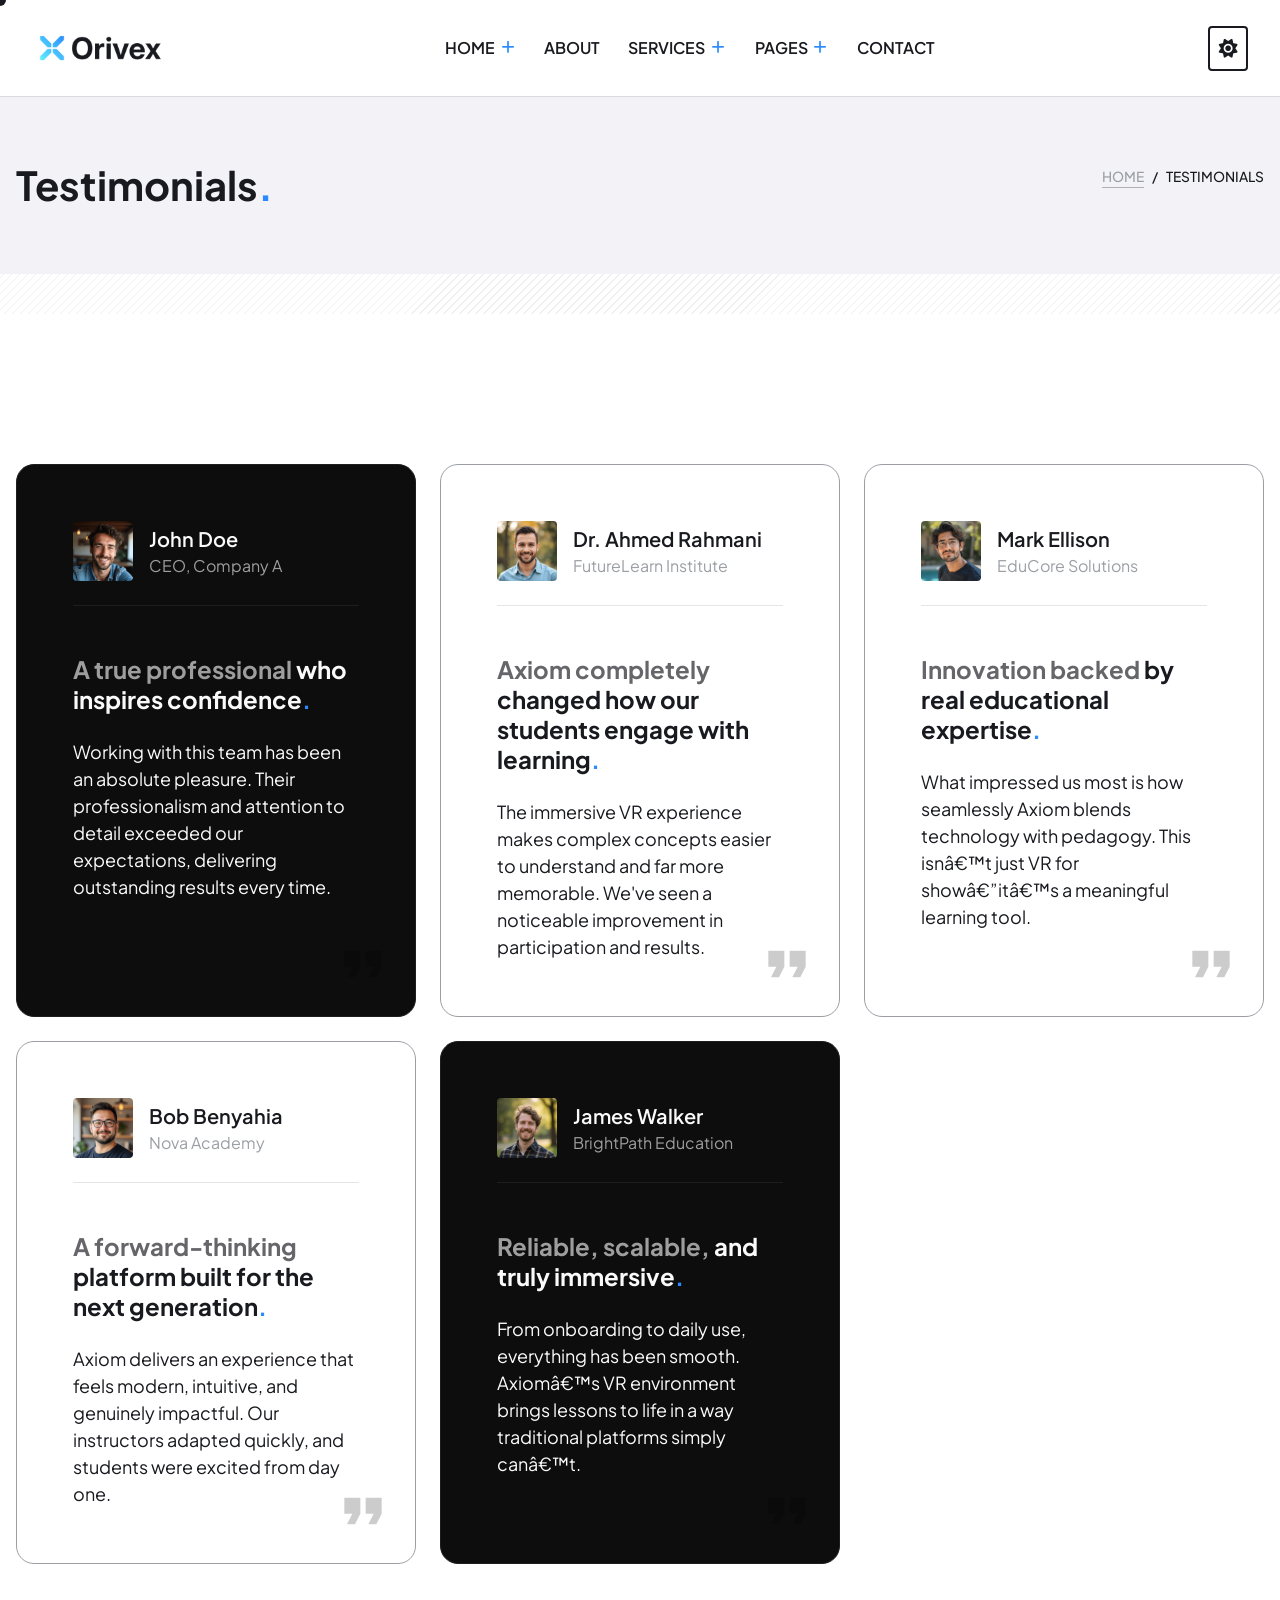
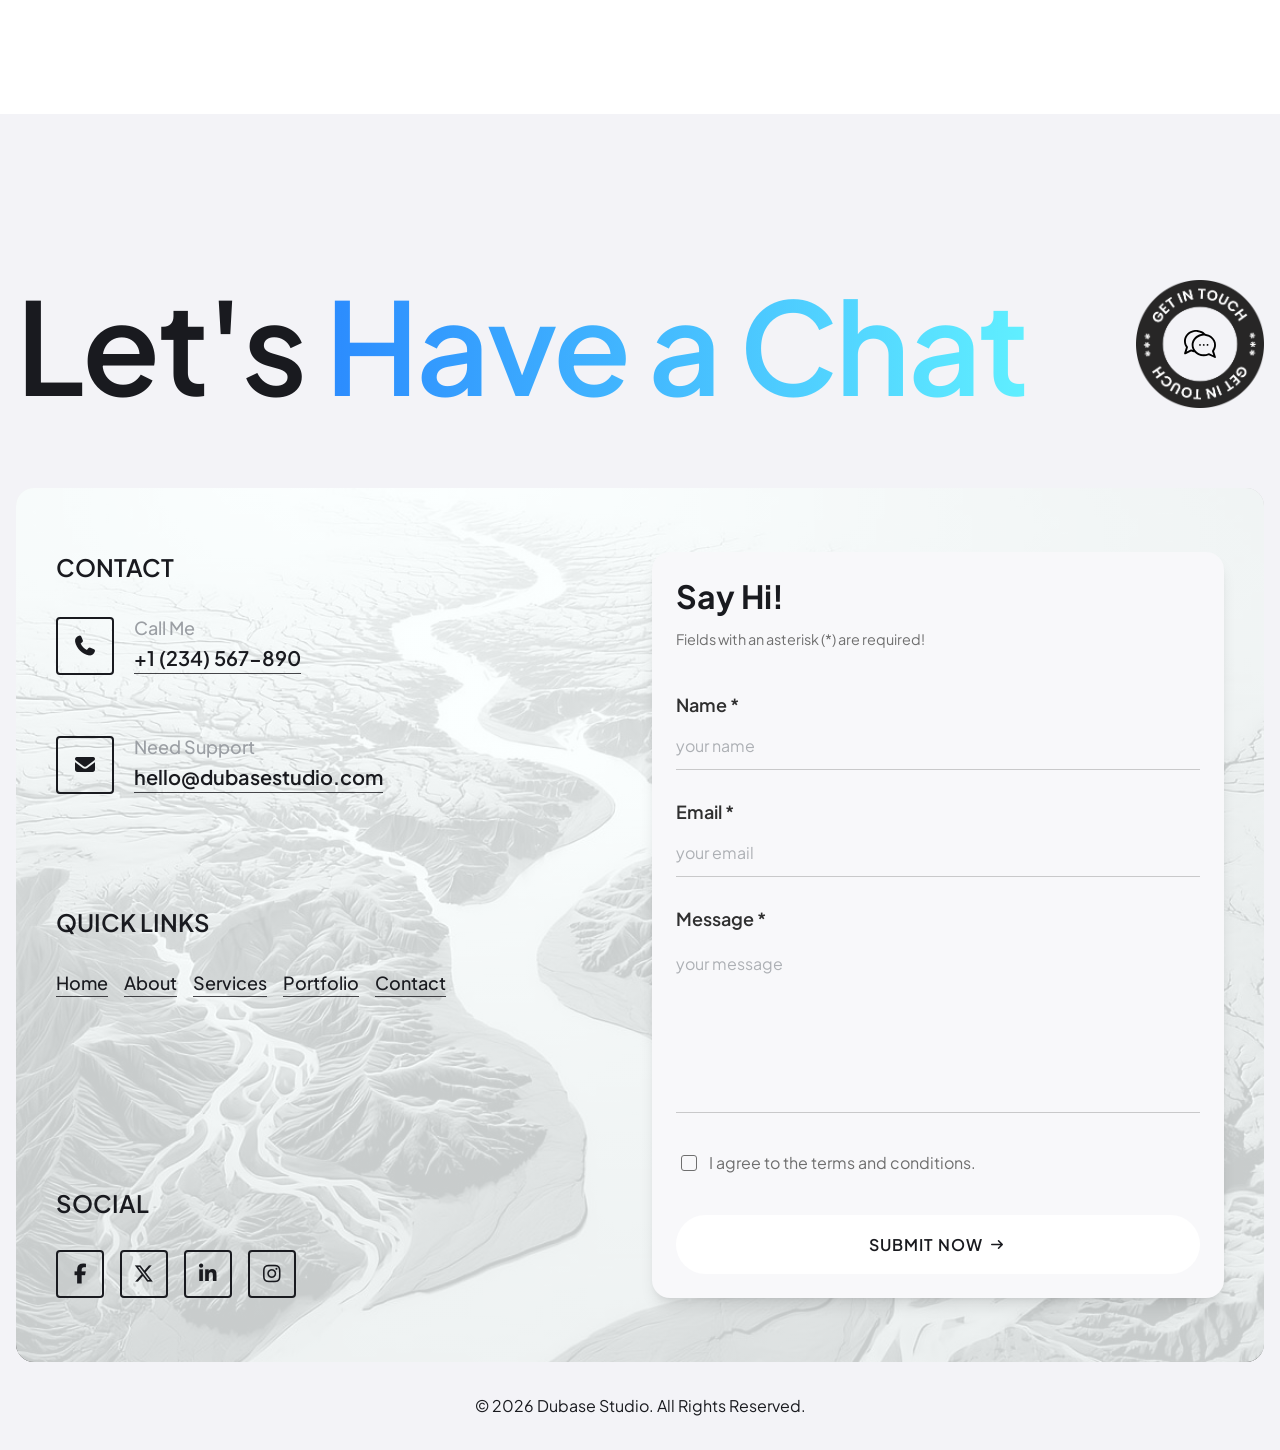
<file: testimonials.html>
﻿<!doctype html>
<html lang="en">
<head>
    <meta charset="UTF-8" />

    <!-- Meta Viewport -->
    <meta name="viewport" content="width=device-width, initial-scale=1" />

    <!-- Page Title -->
    <title>Testimonials | Dubase Studio - Personal Portfolio HTML Template</title>

    <!-- Meta Tags -->
    <meta
      name="description"
      content="Personal portfolio showcasing my work, services, and projects. Creative professional with expertise in design and development. View my experience, skills, and get in touch."
    />
    <meta
      name="keywords"
      content="personal portfolio, creative portfolio, web design, graphic design, freelancer, projects, services, about me, contact"
    />
    <meta name="author" content="Dubase Studio" />

    <!-- Browser Color -->
    <meta
      name="theme-color"
      content="#f3f3f7"
      media="(prefers-color-scheme: light)"
    />
    <meta
      name="theme-color"
      content="#0d0d0f"
      media="(prefers-color-scheme: dark)"
    />

    <!-- Favicon -->
    <link
      rel="icon"
      type="image/png"
      href="images/branding/favicon/favicon-96x96.png"
      sizes="96x96"
    />
    <link
      rel="icon"
      type="image/svg+xml"
      href="images/branding/favicon/favicon.svg"
    />
    <link rel="shortcut icon" href="images/branding/favicon/favicon.ico" />
    <link
      rel="apple-touch-icon"
      sizes="180x180"
      href="images/branding/favicon/apple-touch-icon.png"
    />
    <link rel="manifest" href="images/branding/favicon/site.webmanifest" />

    <!-- Google Fonts Css-->
    <link rel="preconnect" href="https://fonts.googleapis.com/" />
    <link rel="preconnect" href="https://fonts.gstatic.com/" crossorigin />
    <link
      href="https://fonts.googleapis.com/css2?family=Plus+Jakarta+Sans:ital,wght@0,200..800;1,200..800&amp;display=swap"
      rel="stylesheet"
    />

    <!-- Bootstrap CSS -->
    <link href="css/bootstrap.min.css" rel="stylesheet" media="screen" />
    <!-- Font Awesome Css-->
    <link href="css/all.min.css" rel="stylesheet" media="screen" />
    <!-- Swiper Css-->
    <link href="css/swiper-bundle.css" rel="stylesheet" media="screen" />
    <!-- Magnific Popup Css-->
    <link rel="stylesheet" href="css/magnific-popup.css" />

    <!-- Custom Style -->
    <link rel="stylesheet" href="css/style.css" />
    <link rel="stylesheet" href="css/theme-switcher.css" />
  </head>

  <body>
    <!--
      ==========================================================================
      Testimonials Page Structure
      1) Accessibility Helpers
      2) Global Header / Navigation
      3) Main Content:
         - Page Header
         - Testimonials Grid
      4) Global Footer
      5) Vendor & Custom Scripts
      ==========================================================================
    -->

    <!-- Preloader Start -->
    <div
      id="preloader"
      class="preloader"
      role="status"
      aria-live="polite"
      aria-busy="true"
    >
      <span class="visually-hidden">Loading, please wait</span>

      <div class="preloader__spinner" aria-hidden="true">
        <span class="preloader__dot"></span>
        <span class="preloader__dot"></span>
        <span class="preloader__dot"></span>
      </div>
    </div>
    <!-- Preloader End -->

    <!-- Skip content -->
    <a href="#main-content" class="visually-hidden">Skip to main content</a>

    <!-- Dot follower -->
    <div class="follow-dot" aria-hidden="true"></div>

    <!-- ===================================================== -->
    <!-- Header Section -->
    <!-- Description: Main navigation header with logo, menu, theme switcher, and CTA -->
    <!-- Features: Responsive navbar, dropdown menus, mobile menu system, theme toggle -->
    <!-- Includes: Accessibility support (ARIA), mobile overlay system, submenu controls -->
    <!-- ===================================================== -->

    <!-- Header Start -->
    <header class="header-container">
      <!-- ===================================================== -->
      <!-- Navigation Wrapper -->
      <!-- ===================================================== -->
      <nav class="header-nav" aria-label="Main navigation">
        <!-- ===================================================== -->
        <!-- Logo Start -->
        <!-- ===================================================== -->
        <a href="index.html" aria-label="Dubase Studio Homepage">
          <img
            src="images/branding/logo/logo-main.png"
            data-light-src="images/branding/logo/logo-main.png"
            data-dark-src="images/branding/logo/logo-light.png"
            alt="Dubase Studio Logo"
            class="header-nav__logo"
          />
        </a>
        <!-- Logo End -->

        <!-- ===================================================== -->
        <!-- Navigation Menu Container (Desktop + Mobile) -->
        <!-- ===================================================== -->
        <div
          id="menu-container"
          class="header-nav__menu-wrapper"
          role="navigation"
          data-lenis-prevent="true"
          tabindex="-1"
          aria-label="Mobile navigation"
          inert
        >
          <!-- ===================================================== -->
          <!-- Mobile Header (Logo + Close Button) -->
          <!-- ===================================================== -->
          <div class="header-nav__mobile-header">
            <img
              src="images/branding/logo/logo-main.png"
              data-light-src="images/branding/logo/logo-main.png"
              data-dark-src="images/branding/logo/logo-light.png"
              alt="Dubase Studio Logo"
              class="header-nav__logo--mobile"
            />

            <!-- Close Mobile Menu -->
            <button
              id="close-menu-button"
              class="btn btn--outline navbar__menu-button"
              type="button"
              aria-label="Close menu"
              aria-controls="menu-container"
            >
              <i class="fa-solid fa-xmark" aria-hidden="true"></i>
            </button>
          </div>
          <!-- Mobile Header End -->

          <!-- ===================================================== -->
          <!-- Primary Navigation Menu -->
          <!-- ===================================================== -->
          <ul class="header-nav__menu">
            <!-- ========================= -->
            <!-- Home Dropdown -->
            <!-- ========================= -->
            <li class="navbar__menu-item">
              <button
                type="button"
                aria-expanded="false"
                aria-controls="submenu-home"
                data-submenu-toggle
              >
                Home
                <i
                  class="fa-solid fa-plus header-nav__menu-icon"
                  aria-hidden="true"
                ></i>
              </button>

              <ul
                id="submenu-home"
                class="header-nav__submenu"
                aria-label="Home submenu"
              >
                <li><a href="index.html">Web Designer</a></li>
                <li>
                  <a href="index-creative-developer.html">Creative Developer</a>
                </li>
                <li>
                  <a href="index-personal-portfolio.html">Personal Portfolio</a>
                </li>
              </ul>
            </li>

            <!-- About Link -->
            <li class="navbar__menu-item">
              <a href="about.html">About</a>
            </li>

            <!-- ========================= -->
            <!-- Services Dropdown -->
            <!-- ========================= -->
            <li class="navbar__menu-item">
              <button
                type="button"
                aria-expanded="false"
                aria-controls="submenu-services"
                data-submenu-toggle
              >
                Services
                <i
                  class="fa-solid fa-plus header-nav__menu-icon"
                  aria-hidden="true"
                ></i>
              </button>

              <ul
                id="submenu-services"
                class="header-nav__submenu"
                aria-label="Services submenu"
              >
                <li><a href="services-list.html">Services List</a></li>
                <li><a href="service-details.html">Service Details</a></li>
              </ul>
            </li>

            <!-- ========================= -->
            <!-- Pages Dropdown -->
            <!-- ========================= -->
            <li class="navbar__menu-item">
              <button
                type="button"
                aria-expanded="false"
                aria-controls="submenu-pages"
                data-submenu-toggle
              >
                Pages
                <i
                  class="fa-solid fa-plus header-nav__menu-icon"
                  aria-hidden="true"
                ></i>
              </button>

              <ul
                id="submenu-pages"
                class="header-nav__submenu"
                aria-label="Pages submenu"
              >
                <li><a href="testimonials.html">Testimonials</a></li>
                <li><a href="projects.html">Projects</a></li>
                <li><a href="project-details.html">Project Details</a></li>
                <li><a href="blog-list.html">Blog List</a></li>
                <li><a href="blog-details.html">Blog Details</a></li>
                <li><a href="pricing.html">Pricing</a></li>
                <li><a href="faq.html">FAQ</a></li>
                <li><a href="404.html">404</a></li>
              </ul>
            </li>

            <!-- Contact Link -->
            <li class="navbar__menu-item">
              <a href="contact.html">Contact</a>
            </li>
          </ul>

          <!-- ===================================================== -->
          <!-- Mobile Extra Info Section -->
          <!-- ===================================================== -->
          <div class="header-nav__social-wrapper--mobile">
            <!-- Contact Info -->
            <div class="navbar__mobile-contact">
              <p class="navbar__section-label">Get in Touch</p>

              <div class="navbar__address">
                <p>USA, California - 90210 Str. Sunset Boulevard 45</p>
              </div>

              <div class="navbar__phone">
                <a class="link" href="tel:+1234567890">+1 234 567 890</a>
              </div>

              <div class="navbar__email">
                <a class="link" href="mailto:hello@dubasestudio.com"
                  >hello@dubasestudio.com</a
                >
              </div>
            </div>

            <!-- Social Links -->
            <p class="navbar__section-label">Let's Connect</p>

            <div class="navbar__mobile-social-container">
              <a
                href="#"
                class="btn btn--social"
                aria-label="Visit our Facebook page"
              >
                <i class="fab fa-facebook-f" aria-hidden="true"></i>
              </a>

              <a
                href="#"
                class="btn btn--social"
                aria-label="Visit our Twitter Profile"
              >
                <i class="fab fa-x-twitter" aria-hidden="true"></i>
              </a>

              <a
                href="#"
                class="btn btn--social"
                aria-label="Visit our LinkedIn Profile"
              >
                <i class="fab fa-linkedin-in" aria-hidden="true"></i>
              </a>

              <a
                href="#"
                class="btn btn--social"
                aria-label="Visit our Instagram Profile"
              >
                <i class="fab fa-instagram" aria-hidden="true"></i>
              </a>
            </div>
          </div>
        </div>

        <!-- ===================================================== -->
        <!-- CTA Section -->
        <!-- ===================================================== -->
        <div class="header-nav__cta">
          <!-- Theme Switcher Button -->
          <button
            id="theme-switcher-btn"
            class="theme-switcher"
            type="button"
            aria-label="Toggle dark/light theme"
            aria-pressed="false"
          >
            <span class="theme-switcher__icon theme-switcher__icon--light">
              <i class="fa-solid fa-sun"></i>
            </span>
            <span class="theme-switcher__icon theme-switcher__icon--dark">
              <i class="fa-solid fa-moon"></i>
            </span>
          </button>

          <!-- Theme State Inputs -->
          <input
            type="radio"
            id="theme-switcher-light"
            name="theme"
            value="light"
            hidden
          />
          <input
            type="radio"
            id="theme-switcher-dark"
            name="theme"
            value="dark"
            hidden
          />

          <!-- Open Menu Button -->
          <button
            id="open-menu-button"
            class="btn btn--outline navbar__menu-button"
            type="button"
            aria-label="Open menu"
            aria-expanded="false"
            aria-controls="menu-container"
          >
            <i class="fa-solid fa-bars-staggered" aria-hidden="true"></i>
          </button>
        </div>
        <!-- CTA End -->

        <!-- Overlay -->
        <div id="overlay" class="header-nav__overlay" role="presentation"></div>
      </nav>
    </header>
    <!-- Header End -->

    <!-- ===================================================== -->
    <!-- End Header Section -->
    <!-- ===================================================== -->

    <main id="main-content">
      <!-- ===================================================== -->
      <!-- Page Header Start -->
      <!-- Page intro section with title and breadcrumb navigation -->
      <!-- ===================================================== -->
      <div class="page-header">
        <!-- Container: Page Header Wrapper -->
        <div class="container">
          <div class="row">
            <div class="col-lg-12">
              <!-- Page Header Content -->
              <div class="page-header__content">
                <!-- Page Title -->
                <h1>Testimonials<span class="cp-brand-color">.</span></h1>

                <!-- Breadcrumb Navigation -->
                <nav class="page-header__breadcrumb" aria-label="Breadcrumb">
                  <ol class="breadcrumb">
                    <!-- Home Link -->
                    <li>
                      <a href="index.html" class="link">Home</a>
                    </li>

                    <!-- Current Page -->
                    <li aria-current="page">Testimonials</li>
                  </ol>
                </nav>
                <!-- /Breadcrumb Navigation -->
              </div>
              <!-- /Page Header Content -->
            </div>
          </div>
        </div>
        <!-- /Container -->

        <!-- Decorative Separator -->
        <div class="page-header__separator"></div>
      </div>
      <!-- ===================================================== -->
      <!-- Page Header End -->
      <!-- ===================================================== -->

      <!-- One Page Start -->
      <section class="one-column-page">
        <div class="container">
          <div class="row">
            <!-- Testimonials Grid Start -->
            <div class="one-column-page__testimonials-grid">
              <!-- Testimonial Card 01 - Dark Style -->
              <div class="testimonial__card testimonial__card--dark">
                <div class="testimonial__author">
                  <div class="testimonial__author-image">
                    <img
                      src="images/sections/testimonials/profile-pic-01.png"
                      alt="John Doe"
                    />
                  </div>
                  <div class="testimonial__author-info">
                    <p class="testimonial__author-name">John Doe</p>
                    <p class="testimonial__author-position">CEO, Company A</p>
                  </div>
                </div>

                <div class="testimonial__card-content">
                  <h3 class="testimonial__card-title">
                    <span class="cp-gray--modern">A true professional</span>
                    who inspires confidence<span class="cp-brand-color">.</span>
                  </h3>
                  <p class="testimonial__text">
                    Working with this team has been an absolute pleasure. Their
                    professionalism and attention to detail exceeded our
                    expectations, delivering outstanding results every time.
                  </p>
                </div>

                <svg
                  xmlns="http://www.w3.org/2000/svg"
                  viewBox="0 0 24 24"
                  width="24"
                  height="24"
                >
                  <path
                    d="M14,17H17L19,13V7H13V13H16M6,17H9L11,13V7H5V13H8L6,17Z"
                  />
                </svg>
              </div>

              <!-- Testimonial Card 02 - Bordered -->
              <div class="testimonial__card testimonial__card--bordered">
                <div class="testimonial__author">
                  <div class="testimonial__author-image">
                    <img
                      src="images/sections/testimonials/profile-pic-02.png"
                      alt="Jane Smith"
                    />
                  </div>
                  <div class="testimonial__author-info">
                    <p class="testimonial__author-name">Dr. Ahmed Rahmani</p>
                    <p class="testimonial__author-position">
                      FutureLearn Institute
                    </p>
                  </div>
                </div>

                <div class="testimonial__card-content">
                  <h3 class="testimonial__card-title">
                    <span class="cp-gray--modern">Axiom completely</span>
                    changed how our students engage with learning<span
                      class="cp-brand-color"
                      >.</span
                    >
                  </h3>
                  <p class="testimonial__text">
                    The immersive VR experience makes complex concepts easier to
                    understand and far more memorable. We've seen a noticeable
                    improvement in participation and results.
                  </p>
                </div>

                <svg
                  xmlns="http://www.w3.org/2000/svg"
                  viewBox="0 0 24 24"
                  width="24"
                  height="24"
                >
                  <path
                    d="M14,17H17L19,13V7H13V13H16M6,17H9L11,13V7H5V13H8L6,17Z"
                  />
                </svg>
              </div>

              <!-- Testimonial Card 03 - Bordered -->
              <div class="testimonial__card testimonial__card--bordered">
                <div class="testimonial__author">
                  <div class="testimonial__author-image">
                    <img
                      src="images/sections/testimonials/profile-pic-03.png"
                      alt="Mike Johnson"
                    />
                  </div>
                  <div class="testimonial__author-info">
                    <p class="testimonial__author-name">Mark Ellison</p>
                    <p class="testimonial__author-position">
                      EduCore Solutions
                    </p>
                  </div>
                </div>

                <div class="testimonial__card-content">
                  <h3 class="testimonial__card-title">
                    <span class="cp-gray--modern">Innovation backed</span>
                    by real educational expertise<span class="cp-brand-color"
                      >.</span
                    >
                  </h3>
                  <p class="testimonial__text">
                    What impressed us most is how seamlessly Axiom blends
                    technology with pedagogy. This isnâ€™t just VR for
                    showâ€”itâ€™s a meaningful learning tool.
                  </p>
                </div>

                <svg
                  xmlns="http://www.w3.org/2000/svg"
                  viewBox="0 0 24 24"
                  width="24"
                  height="24"
                >
                  <path
                    d="M14,17H17L19,13V7H13V13H16M6,17H9L11,13V7H5V13H8L6,17Z"
                  />
                </svg>
              </div>

              <!-- Testimonial Card 04 - Bordered -->
              <div class="testimonial__card testimonial__card--bordered">
                <div class="testimonial__author">
                  <div class="testimonial__author-image">
                    <img
                      src="images/sections/testimonials/profile-pic-04.png"
                      alt="Sarah Williams"
                    />
                  </div>
                  <div class="testimonial__author-info">
                    <p class="testimonial__author-name">Bob Benyahia</p>
                    <p class="testimonial__author-position">Nova Academy</p>
                  </div>
                </div>

                <div class="testimonial__card-content">
                  <h3 class="testimonial__card-title">
                    <span class="cp-gray--modern">A forward-thinking</span>
                    platform built for the next generation<span
                      class="cp-brand-color"
                      >.</span
                    >
                  </h3>
                  <p class="testimonial__text">
                    Axiom delivers an experience that feels modern, intuitive,
                    and genuinely impactful. Our instructors adapted quickly,
                    and students were excited from day one.
                  </p>
                </div>

                <svg
                  xmlns="http://www.w3.org/2000/svg"
                  viewBox="0 0 24 24"
                  width="24"
                  height="24"
                >
                  <path
                    d="M14,17H17L19,13V7H13V13H16M6,17H9L11,13V7H5V13H8L6,17Z"
                  />
                </svg>
              </div>

              <!-- Testimonial Card 05 - Dark Style -->
              <div class="testimonial__card testimonial__card--dark">
                <div class="testimonial__author">
                  <div class="testimonial__author-image">
                    <img
                      src="images/sections/testimonials/profile-pic-05.png"
                      alt="David Brown"
                    />
                  </div>
                  <div class="testimonial__author-info">
                    <p class="testimonial__author-name">James Walker</p>
                    <p class="testimonial__author-position">
                      BrightPath Education
                    </p>
                  </div>
                </div>

                <div class="testimonial__card-content">
                  <h3 class="testimonial__card-title">
                    <span class="cp-gray--modern">Reliable, scalable,</span>
                    and truly immersive<span class="cp-brand-color">.</span>
                  </h3>
                  <p class="testimonial__text">
                    From onboarding to daily use, everything has been smooth.
                    Axiomâ€™s VR environment brings lessons to life in a way
                    traditional platforms simply canâ€™t.
                  </p>
                </div>

                <svg
                  xmlns="http://www.w3.org/2000/svg"
                  viewBox="0 0 24 24"
                  width="24"
                  height="24"
                >
                  <path
                    d="M14,17H17L19,13V7H13V13H16M6,17H9L11,13V7H5V13H8L6,17Z"
                  />
                </svg>
              </div>
            </div>
            <!-- Testimonials Grid End -->
          </div>
        </div>
      </section>
      <!-- One Page End -->
    </main>

    <!-- Footer Section Start -->
    <footer class="footer">
      <!-- ===================================== -->
      <!-- Container Start -->
      <!-- ===================================== -->
      <div class="container container-footer">
        <div class="row">
          <div class="col-lg-12">
            <!-- ===================================== -->
            <!-- Footer Title Section -->
            <!-- ===================================== -->
            <div class="footer__title-wrapper">
              <!-- Main Heading -->
              <h2>Let's <span class="brand-gradient">Have a Chat</span></h2>

              <!-- Badge / Decorative Elements -->
              <!-- Replace assets in: /images/sections/footer/ -->
              <div class="footer__badge">
                <img
                  class="footer__badge-icon"
                  src="images/sections/footer/footer-chat-dark.svg"
                  data-light-src="images/sections/footer/footer-chat-dark.svg"
                  data-dark-src="images/sections/footer/footer-chat-light.svg"
                  alt="Chat icon"
                />

                <img
                  class="footer__badge-img"
                  src="images/sections/footer/footer-badge-dark.png"
                  data-light-src="images/sections/footer/footer-badge-dark.png"
                  data-dark-src="images/sections/footer/footer-badge-light.png"
                  alt="Quality badge"
                />
              </div>
            </div>

            <!-- ===================================== -->
            <!-- Footer Content Wrapper -->
            <!-- ===================================== -->
            <div class="footer__contact-wrapper">
              <div class="row">
                <!-- ===================================== -->
                <!-- LEFT COLUMN: Contact / Links / Social -->
                <!-- ===================================== -->
                <div class="col-lg-6 col-md-12">
                  <div class="footer__items-wrapper">
                    <div class="footer__items-group">
                      <!-- ========================= -->
                      <!-- Contact Section -->
                      <!-- ========================= -->
                      <div class="footer__contact-item">
                        <h3>Contact</h3>

                        <div class="footer__contact-infos">
                          <!-- Phone -->
                          <div class="footer__contact-content">
                            <i class="fas fa-phone" aria-hidden="true"></i>
                            <div class="footer__contact-info-wrapper">
                              <p>Call Me</p>
                              <a class="link" href="tel:+1234567890"
                                >+1 (234) 567-890</a
                              >
                            </div>
                          </div>

                          <!-- Email -->
                          <div class="footer__contact-content">
                            <i class="fas fa-envelope" aria-hidden="true"></i>
                            <div class="footer__contact-info-wrapper">
                              <p>Need Support</p>
                              <a class="link" href="mailto:hello@dubasestudio.com"
                                >hello@dubasestudio.com</a
                              >
                            </div>
                          </div>
                        </div>
                      </div>

                      <!-- ========================= -->
                      <!-- Quick Links Section -->
                      <!-- ========================= -->
                      <div class="footer__contact-item">
                        <h3>Quick Links</h3>

                        <ul aria-label="Quick links">
                          <li><a class="link" href="index.html">Home</a></li>
                          <li><a class="link" href="about.html">About</a></li>
                          <li>
                            <a class="link" href="services-list.html"
                              >Services</a
                            >
                          </li>
                          <li>
                            <a class="link" href="projects.html">Portfolio</a>
                          </li>
                          <li>
                            <a class="link" href="contact.html">Contact</a>
                          </li>
                        </ul>
                      </div>
                    </div>

                    <!-- ========================= -->
                    <!-- Social Links Section -->
                    <!-- ========================= -->
                    <div class="footer__social-wrapper">
                      <div class="footer__contact-item">
                        <div class="footer__social-container">
                          <h3>Social</h3>

                          <div class="footer__social-items">
                            <a
                              href="#"
                              class="btn btn--social btn--social-lg"
                              aria-label="Visit our Facebook page"
                            >
                              <i
                                class="fab fa-facebook-f"
                                aria-hidden="true"
                              ></i>
                            </a>

                            <a
                              href="#"
                              class="btn btn--social btn--social-lg"
                              aria-label="Visit our Twitter Profile"
                            >
                              <i
                                class="fab fa-x-twitter"
                                aria-hidden="true"
                              ></i>
                            </a>

                            <a
                              href="#"
                              class="btn btn--social btn--social-lg"
                              aria-label="Visit our LinkedIn Profile"
                            >
                              <i
                                class="fab fa-linkedin-in"
                                aria-hidden="true"
                              ></i>
                            </a>

                            <a
                              href="#"
                              class="btn btn--social btn--social-lg"
                              aria-label="Visit our Instagram Profile"
                            >
                              <i
                                class="fab fa-instagram"
                                aria-hidden="true"
                              ></i>
                            </a>
                          </div>
                        </div>
                      </div>
                    </div>
                  </div>
                </div>

                <!-- ===================================== -->
                <!-- RIGHT COLUMN: Contact Form -->
                <!-- ===================================== -->
                <div class="col-lg-6 col-md-12">
                  <div class="footer__form-wrapper">
                    <!-- Contact Form -->
                    <!-- Backend: mail.php -->
                    <form
                      action="mail.php"
                      method="POST"
                      class="cp-form"
                      accept-charset="UTF-8"
                    >
                      <h4 class="cp-form__title">Say Hi!</h4>

                      <small class="cp-form__note">
                        Fields with an asterisk (*) are required!
                      </small>

                      <!-- Honeypot -->
                      <div class="cp-form-honeypot" aria-hidden="true">
                        <label for="cp-company-name"
                          >Leave this field empty</label
                        >
                        <input
                          class="cp-form-control"
                          id="cp-company-name"
                          name="company_name"
                          type="text"
                          tabindex="-1"
                          autocomplete="off"
                        />
                      </div>

                      <!-- Name -->
                      <div class="cp-form-group">
                        <label for="cp-name">
                          Name <span aria-hidden="true">*</span>
                        </label>
                        <input
                          class="cp-form-control"
                          id="cp-name"
                          name="user_name"
                          type="text"
                          placeholder="your name"
                          required
                        />
                      </div>

                      <!-- Email -->
                      <div class="cp-form-group">
                        <label for="cp-email">
                          Email <span aria-hidden="true">*</span>
                        </label>
                        <input
                          class="cp-form-control"
                          id="cp-email"
                          name="user_email"
                          type="email"
                          placeholder="your email"
                          required
                        />
                      </div>

                      <!-- Message -->
                      <div class="cp-form-group">
                        <label for="cp-message">
                          Message <span aria-hidden="true">*</span>
                        </label>
                        <textarea
                          class="cp-form-control"
                          id="cp-message"
                          name="user_message"
                          rows="6"
                          placeholder="your message"
                          required
                        ></textarea>
                      </div>

                      <!-- Terms Checkbox -->
                      <div class="cp-form-check">
                        <input
                          type="checkbox"
                          id="checkBox"
                          name="checkBox"
                          required
                          aria-describedby="terms-description"
                        />

                        <small id="terms-description" class="visually-hidden">
                          You must accept the terms and conditions before
                          submitting.
                        </small>

                        <label for="checkBox">
                          I agree to the terms and conditions.
                        </label>
                      </div>

                      <div class="cp-form-feedback" aria-live="polite"></div>

                      <!-- Submit Button -->
                      <button type="submit" class="btn-default btn--w-100">
                        <span class="btn-default-inner">
                          <span data-hover="Submit Now">Submit Now</span>
                        </span>

                        <span class="btn-icon">
                          <i
                            class="fa-solid fa-arrow-right"
                            aria-hidden="true"
                          ></i>
                        </span>
                      </button>
                    </form>
                  </div>
                </div>
              </div>
            </div>

            <!-- ===================================== -->
            <!-- Footer Copyright -->
            <!-- ===================================== -->
            <div class="footer__copyright">
              <p>&copy; 2026 Dubase Studio. All Rights Reserved.</p>
            </div>
          </div>
        </div>
      </div>
    </footer>
    <!-- Footer Section End -->

    <!-- To Top Button Start -->
    <a href="#" id="to-top" class="btn-to-top" aria-label="Back to top">
      <i class="fa-solid fa-angle-up" aria-hidden="true"></i>
    </a>
    <!-- To Top Button End -->

    <!-- Scripts -->
    <!-- Jquery Library File -->
    <script src="js/jquery-3.7.1.min.js" defer></script>
    <!-- Bootstrap JS -->
    <script src="js/bootstrap.bundle.min.js" defer></script>
    <!-- GSAP JS -->
    <script src="js/gsap.min.js" defer></script>
    <!-- Lenis JS -->
    <script src="js/lenis.min.js" defer></script>
    <!-- SplitText JS -->
    <script src="js/SplitText.min.js" defer></script>
    <!-- ScrollTrigger JS -->
    <script src="js/ScrollTrigger.min.js" defer></script>
    <!-- CustomEase JS -->
    <script src="js/CustomEase.min.js" defer></script>
    <!-- Magic Cursor JS -->
    <script src="js/magic-cursor.js" defer></script>
    <!-- Nice Select JS -->
    <script src="js/nice-select.js" defer></script>
    <!-- Parallaxie JS -->
    <script src="js/parallaxie.js" defer></script>
    <!-- Swiper JS -->
    <script src="js/swiper-bundle.js" defer></script>
    <!-- Ukiyo JS -->
    <script src="js/ukiyo.min.js" defer></script>
    <!-- Magnific JS -->
    <script src="js/jquery.magnific-popup.min.js" defer></script>

    <script src="js/script.js" defer></script>
  </body>

</html>
</file>
<file: css/style.css>
/*
----------------------------------------------------------------------------------------
* Author           : Dubase Studio
* Template Name    : Dubase Studio
* Description      : Personal Portfolio HTML Template
* File             : Main CSS File
* Version          : 1.0.0
* Tested up to     : Latest browsers (Chrome, Firefox, Safari, Opera, Edge)
* Created          : May 2026
* Last Updated     : May 2026
* ----------------------------------------------------------------------------------------

* TABLE OF CONTENTS
* ==========================================================================
* 01. Global Variables & CSS Custom Properties
* 02. Reset & General Styles
* 03. Preloader
* 04. Containers
* 05. Components
      - Headings
      - Buttons
      - Links
      - List
      - Accordion
      - Quote Block
      - Data Row
      - Meta Label
      - Form
      - Badges
      - Rotating Badge
      - Section Separator
      - Utilities
      - Scrolling Text
      - Scrolling Tags
* 06. Header & Navigation
* 07. Hero Section
      - Hero 1 (Web Designer)
      - Hero 2 (Creative Developer)
      - Hero 3 (Personal Portfolio)
* 08. About Section
      - About 1 (Web Designer)
      - About 2 (Creative Developer)
      - About 3 (Personal Portfolio)
* 09. Services Section
* 10. Projects Section
* 11. Video Section
* 11. Awards Section
* 13. Tech Stack Section
* 14. Testimonials Section
* 15. Clients Section
* 16. Brand Section
* 17. FAQ Section
* 18. Blog Section
* 19. CTA Section
* 20. Work Section
* 21. Education Section
* 22. Skills Section
* 23. Page Header Section
* 24. One Column Page Section
* 25. About Page
* 26. Values Section
* 27. How It Works Section
* 28. Service Detail Steps 
* 29. Blog Page
* 30. Projects Page
* 31. Single Project
* 32. Divider Image
* 33. Pricing Page
* 34. Contact Page
* 35. 404 Not Found Page
* 36. Footer Section
* 37. Swiper Pagination
* 38. Responsive Rules
* 39. Reduced Motion (Accessibility)
* ==========================================================================
*/

:root {
  --cp-color-primary: #191a1f;
  --cp-color-accent: #2b8bfe;
  --cp-color-body: #f3f3f7;
  --cp-color-body-soft: #f8f8fa;
  --cp-color-text-soft: #9b9fa4;
  --cp-alabaster-color: #dfe1e4;
  --cp-overlay-dark: rgba(0, 0, 0, 0.3);

  --cp-color-link-hover: #3992fe;
  --cp-color-link-visited: #0172fc;
  --cp-color-text-secondary: #66656a;

  --cp-item-border: rgba(1, 1, 8, 0.3);
  --cp-item-border-soft: rgba(1, 1, 8, 0.1);
  --cp-item-border-soft-hover: rgba(255, 255, 200, 0.1);
  --cp-card-background: #ebebee;
  --cp-color-client-brand: #fafafa;
  --cp-color-premium-white: #f9f9f9;
  --cp-color-special-white: #f5f5f5;
  --cp-quote-color: rgba(0, 0, 0, 0.2);
  --cp-footer-contact-overlay-start: rgba(255, 255, 250, 0.4);
  --cp-footer-contact-overlay-end: rgba(250, 255, 255, 0.8);
  --cp-separator-pattern: repeating-linear-gradient(
    135deg,
    #dedee1 2.5px,
    #dedee1 3.5px,
    transparent 3.5px,
    transparent 8.15px
  );
  --cp-hero-service-overlay: linear-gradient(
    90deg,
    rgba(10, 10, 10, 0.95) 0%,
    rgba(10, 10, 10, 0.7) 42%,
    rgba(10, 10, 10, 0) 100%
  );

  --cp-color-white: #ffffff;
  --cp-color-neutral-50: #fafafa;
  --cp-color-neutral-80: #f5f5f5;
  --cp-color-neutral-100: #f1f1f1;
  --cp-color-neutral-200: #e4e4e4;
  --cp-color-neutral-300: #cfcfcf;
  --cp-color-neutral-400: #9e9e9e;
  --cp-color-neutral-500: #6f6f6f;
  --cp-color-neutral-600: #4b4b4b;
  --cp-color-neutral-700: #2f2f2f;
  --cp-color-neutral-800: #1e1e1e;
  --cp-color-neutral-900: #0d0d0d;
  --cp-color-neutral-1000: #000000;

  --cp-color-success: #28a745;
  --cp-color-error: #e65757;
  --cp-color-warning: #ffc107;
  --cp-color-info: #17a2b8;

  --cp-color-gray: #909090;
  --cp-header-background: rgba(248, 248, 250, 1);
  --cp-color-dark-gray: #606060;

  --cp-color-form-border: rgba(13, 13, 13, 0.2);
  --cp-color-placeholder: #efedea;
  --cp-color-form-muted: #666;
  --cp-color-text-muted: #777;
  --cp-color-text-muted-2: #999;
  --cp-color-scrollbar-track: rgb(134 134 134 / 18%);
  --cp-color-disabled-bg: rgb(176 176 176 / 6%);
  --cp-overlay-mid: rgba(0, 0, 0, 0.5);
  --cp-window-dot-close: #ff5f57;
  --cp-window-dot-minimize: #febc2e;
  --cp-window-dot-maximize: #28c840;
  --cp-color-accent-soft: #2b8bfe1a;
  --cp-blue-accent: rgba(43, 139, 244, 0.8);
  --cp-overlay-dark-40: rgba(20, 24, 26, 0.4);
  --cp-overlay-dark-80: rgba(20, 24, 26, 0.8);

  --cp-check-icon: url("../images/icons/ui/check-icon.svg");
  --cp-check-icon-invert: url("../images/icons/ui/check-icon-white.svg");

  --main-gradient: linear-gradient(90deg, #2b8bfe 0%, #60efff 100%);

  --cp-space-0: 0;
  --cp-space-1: 4px;
  --cp-space-2: 8px;
  --cp-space-3: 12px;
  --cp-space-4: 16px;
  --cp-space-5: 20px;
  --cp-space-6: 24px;
  --cp-space-7: 28px;
  --cp-space-8: 32px;
  --cp-space-9: 36px;
  --cp-space-10: 40px;
  --cp-space-11: 44px;
  --cp-space-12: 48px;
  --cp-space-13: 52px;
  --cp-space-14: 56px;
  --cp-space-15: 60px;
  --cp-space-16: 64px;
  --cp-space-20: 80px;
  --cp-space-24: 96px;
  --cp-space-32: 128px;
  --cp-space-40: 160px;
  --cp-space-48: 192px;
  --cp-space-60: 240px;
  --cp-space-72: 288px;

  --cp-toggle-btn: 44px;
  --cp-service-img-width: 210px;
  --cp-service-img-height: 250px;
  --cp-profile-picture: 320px;
  --cp-btn-circle-small: 56px;
  --cp-btn-circle-medium: 100px;
  --cp-btn-circle-big: 140px;
  --btn-size: 38px;
  --btn-size-lg: 48px;
  --btn-size-xl: 58px;
  --header-text-size: 360px;

  --cp-font-primary: "Plus Jakarta Sans", sans-serif;

  --cp-font-extra-light: 300;
  --cp-font-regular: 400;
  --cp-font-medium: 500;
  --cp-font-semi-bold: 600;
  --cp-font-bold: 700;
  --cp-font-extra-bold: 800;

  --cp-font-size-xs: clamp(0.75rem, 0.7rem + 0.2vw, 0.875rem);
  --cp-font-size-sm: clamp(0.875rem, 0.85rem + 0.2vw, 1rem);
  --cp-font-size-base: clamp(1rem, 0.95rem + 0.25vw, 1.125rem);
  --cp-font-size-lg: clamp(1.125rem, 1.05rem + 0.4vw, 1.25rem);
  --cp-font-size-xl: clamp(1.25rem, 1.15rem + 0.5vw, 1.5rem);
  --cp-font-size-2xl: clamp(1.5rem, 1.3rem + 1vw, 2rem);
  --cp-font-size-3xl: clamp(2rem, 1.7rem + 1.5vw, 2.5rem);
  --cp-font-size-4xl: clamp(2.5rem, 2rem + 2.5vw, 3.5rem);
  --cp-font-size-5xl: clamp(3rem, 2.5rem + 2.5vw, 4rem);
  --cp-font-size-6xl: clamp(4rem, 3rem + 5vw, 6rem);

  --cp-line-height-thin: 0.95;
  --cp-line-height-tight: 1.1;
  --cp-line-height-snug: 1.25;
  --cp-line-height-normal: 1.5;
  --cp-line-height-relaxed: 1.75;
  --cp-line-height-loose: 2;

  --cp-letter-spacing-tight: -0.02em;
  --cp-letter-spacing-normal: 0;
  --cp-letter-spacing-wide: 0.05em;
  --cp-letter-spacing-wider: 0.1em;
  --cp-letter-spacing-widest: 0.2em;

  --shadow-xs: 0 1px 2px 0 rgba(0, 0, 0, 0.05);
  --shadow-sm:
    0 1px 3px 0 rgba(0, 0, 0, 0.1), 0 1px 2px -1px rgba(0, 0, 0, 0.1);
  --shadow-md:
    0 4px 6px -1px rgba(0, 0, 0, 0.1), 0 2px 4px -2px rgba(0, 0, 0, 0.1);
  --shadow-lg:
    0 10px 15px -3px rgba(0, 0, 0, 0.1), 0 4px 6px -4px rgba(0, 0, 0, 0.1);
  --shadow-xl:
    0 20px 25px -5px rgba(0, 0, 0, 0.1), 0 8px 10px -6px rgba(0, 0, 0, 0.1);

  --z-index-base: 0;
  --z-index-dropdown: 100;
  --z-index-sticky: 200;
  --z-index-fixed: 300;
  --z-index-overlay: 400;
  --z-index-modal: 500;
  --z-index-popover: 600;
  --z-index-tooltip: 700;
  --z-index-toast: 800;
  --z-index-maximum: 999;

  --breakpoint-xs: 375px;
  --breakpoint-sm: 576px;
  --breakpoint-md: 768px;
  --breakpoint-lg: 992px;
  --breakpoint-xl: 1200px;
  --breakpoint-2xl: 1400px;
  --breakpoint-3xl: 1600px;

  --h1: var(--cp-space-24);
  --h2: var(--cp-font-size-4xl);
  --h3: var(--cp-space-10);
  --h4: var(--cp-space-8);
  --h5: var(--cp-space-6);
  --h6: var(--cp-space-5);

  --cp-section-spacing: 150px;

  --cp-text-xs: 11px;

  --cp-radius-none: 0;
  --cp-radius-s: 4px;
  --cp-radius-default: 8px;
  --cp-radius-m: 18px;
  --cp-radius-l: 40px;
  --cp-radius-50: 50px;
  --cp-radius-100: 100px;
  --cp-radius-200: 200px;
  --cp-radius-round: 50%;

  --cp-content-width: min(100%, 1500px);

  --transition-base: all 0.3s ease-in-out;
  --transition-medium: all 0.6s ease;
  --transition-menu: all 0.6s cubic-bezier(0.86, 0, 0.07, 1);
  --transition-modern: all 0.5s cubic-bezier(0.8, 0.1, 0.1, 1);
  --transition-sub-menu: max-height 0.5s cubic-bezier(0.8, 0.1, 0.1, 1);
  --transition-image: transform 1.5s cubic-bezier(0.22, 1, 0.36, 1);
  --transition-transform-fast: transform 0.3s ease;
  --transition-opacity-fast: opacity 0.3s ease;
  --transition-color-fast: color 0.3s ease;
  --transition-transform-opacity-fast: transform 0.3s ease, opacity 0.3s ease;
  --transition-follow-dot:
    width 0.6s cubic-bezier(0.16, 1, 0.3, 1),
    height 0.6s cubic-bezier(0.16, 1, 0.3, 1),
    background-color 0.6s cubic-bezier(0.16, 1, 0.3, 1),
    backdrop-filter 0.6s cubic-bezier(0.16, 1, 0.3, 1),
    color 0.6s cubic-bezier(0.16, 1, 0.3, 1),
    opacity 0.6s cubic-bezier(0.16, 1, 0.3, 1);
  --transition-follow-dot-hidden:
    opacity 0.2s ease, width 0.6s cubic-bezier(0.16, 1, 0.3, 1),
    height 0.6s cubic-bezier(0.16, 1, 0.3, 1),
    background-color 0.6s cubic-bezier(0.16, 1, 0.3, 1),
    backdrop-filter 0.6s cubic-bezier(0.16, 1, 0.3, 1),
    color 0.6s cubic-bezier(0.16, 1, 0.3, 1);
  --transition-nav-link: all 150ms ease;
  --transition-nav-icon: transform 200ms ease;
  --transition-nav-submenu: all 200ms ease;
  --transition-width-fast: width 0.3s ease;
  --transition-overlay-fade: opacity 400ms ease, visibility 400ms ease;
  --transition-transform-medium: transform 0.45s ease;
  --transition-opacity-emphasis: opacity 0.3s
    cubic-bezier(0.215, 0.61, 0.355, 1);
  --transition-height-medium: height 0.4s ease-in-out;
  --transition-color-medium: color 0.4s ease-in-out;
  --transition-transform-shadow-fast: transform 0.3s ease, box-shadow 0.3s ease;
}

[data-theme="dark"] {
  --cp-color-primary: #ffffff;
  --cp-color-body: #050505;
  --cp-color-body-soft: #30333c;
  --cp-color-white: #1d1f24;
  --cp-color-text-soft: #b7babe;
  --cp-color-text-secondary: #a2a2a2;
  --cp-color-gray: #909090;
  --cp-check-icon: url("../images/icons/ui/check-icon-white.svg");
  --cp-check-icon-invert: url("../images/icons/ui/check-icon.svg");

  --cp-item-border: #dfe1e4;
  --cp-item-border-soft: rgba(255, 255, 255, 0.3);
  --cp-item-border-soft-hover: rgba(1, 1, 8, 0.1);

  --cp-color-error: #f57979;

  --cp-footer-contact-overlay-start: rgba(15, 18, 20, 0.4);
  --cp-footer-contact-overlay-end: rgba(28, 32, 36, 0.8);
  --cp-separator-pattern: repeating-linear-gradient(
    135deg,
    rgba(255, 255, 255, 0.08) 2.5px,
    rgba(255, 255, 255, 0.08) 3.5px,
    transparent 3.5px,
    transparent 8.15px
  );

  --cp-hero-service-overlay: linear-gradient(
    90deg,
    rgba(255, 255, 255, 0.82) 0%,
    rgba(255, 255, 255, 0.52) 42%,
    rgba(255, 255, 255, 0) 100%
  );

  --cp-quote-color: rgba(255, 255, 255, 0.2);
  --cp-card-background: #30333c;
  --cp-color-premium-white: #252525;
  --cp-color-special-white: #3e414d;
  --cp-color-form-border: rgba(219, 219, 219, 0.3);

  --cp-color-client-brand: #26282a;

  --cp-header-background: #1d1f24;

  --cp-color-neutral-50: #000000;
  --cp-color-neutral-80: #080808;
  --cp-color-neutral-100: #0d0d0d;
  --cp-color-neutral-200: #1e1e1e;
  --cp-color-neutral-300: #2f2f2f;
  --cp-color-neutral-400: #4b4b4b;
  --cp-color-neutral-600: #9e9e9e;
  --cp-color-neutral-700: #cfcfcf;
  --cp-color-neutral-800: #e4e4e4;
  --cp-color-neutral-900: #f1f1f1;
  --cp-color-neutral-1000: #fafafa;
}

*,
*::before,
*::after {
  margin: 0;
  padding: 0;
  box-sizing: border-box;
}

html {
  height: 100%;
}

html,
body {
  width: 100%;
  overflow-x: clip;
}

body.overflow-hidden {
  overflow: hidden;
  height: 100vh;
  min-height: 100dvh;
}

body {
  position: relative;
  font-family: var(--cp-font-primary);
  font-size: var(--cp-font-size-base);
  font-weight: var(--cp-font-regular);
  line-height: var(--cp-line-height-normal);
  background-color: var(--cp-color-body);
  color: var(--cp-color-primary);
}

body.menu-open {
  overflow: hidden;
}

::selection {
  color: var(--cp-color-white);
  background-color: var(--cp-color-accent);
}

::placeholder {
  color: var(--cp-color-text-soft);
  opacity: 0.8;
}

main {
  position: relative;
  z-index: 1;
  display: flex;
  flex-direction: column;
  flex: 1;
  background-color: var(--cp-color-body);
}

h1,
h2,
h3,
h4,
h5,
h6 {
  margin: 0;
  font-weight: var(--cp-font-bold);
  line-height: var(--cp-line-height-snug);
  color: var(--cp-color-primary);
}

h1 {
  font-size: var(--h1);
}

h2 {
  font-size: var(--h2);
}

h3 {
  font-size: var(--h3);
}

h4 {
  font-size: var(--h4);
}

h5 {
  font-size: var(--h5);
}

h6 {
  font-size: var(--h6);
}

a:focus-visible,
button:focus-visible,
input:focus-visible,
select:focus-visible,
textarea:focus-visible,
summary:focus-visible,
[tabindex]:not([tabindex="-1"]):focus-visible {
  outline: 2px solid transparent;
  box-shadow: 0 0 0 2px var(--cp-color-accent);
  outline-offset: 2px;
  border-radius: var(--cp-radius-s);
}

p {
  line-height: var(--cp-line-height-normal);
  margin-bottom: 0;
}

figure {
  display: block;
  margin: 0;
}

img {
  max-width: 100%;
  height: 100%;
  object-fit: cover;
}

small {
  font-size: 80%;
}

abbr {
  font-style: italic;
  cursor: help;
}

select,
textarea {
  scrollbar-width: thin;
  scrollbar-color: var(--cp-color-form-muted) var(--cp-color-scrollbar-track);
}

select {
  cursor: pointer;
}

select option {
  background-color: var(--cp-color-placeholder);
  color: var(--cp-color-placeholder);
}

select option[value=""][disabled] {
  display: none;
}

select[multiple] option {
  background-color: transparent;
  color: var(--cp-color-form-muted);
  padding: 8px 15px;
}

.nice-select .list {
  max-height: 120px;
  overflow-y: auto;
}

select option[disabled],
select[multiple] option[disabled] {
  color: var(--cp-color-form-muted);
}

select:invalid {
  color: inherit;
  opacity: 0.4;
}

textarea {
  line-height: var(--cp-line-height-normal);
  padding-top: var(--cp-space-4);
  padding-bottom: var(--cp-space-4);
  resize: none;
  min-height: var(--cp-space-14);
}

p,
input,
select,
textarea,
li {
  transition: var(--transition-base);
}

a {
  text-decoration: none;
}

a:focus {
  text-decoration: none;
  outline: 2px solid var(--cp-color-accent);
  outline-offset: 2px;
  color: var(--cp-color-link-hover);
}

a:visited {
  color: currentColor;
}

p a {
  text-decoration: underline;
}

button {
  display: inline-block;
  border: none;
  background: none;
  cursor: pointer;
}

button:hover {
  cursor: pointer;
}

button:focus {
  outline: 2px solid var(--cp-color-accent);
  outline-offset: 2px;
}

ul,
ol {
  padding: 0;
  margin: 0;
  list-style: none;
}

mark {
  background-color: var(--cp-color-accent);
  text-decoration: none;
  color: var(--cp-color-white);
  padding: 0 var(--cp-space-1);
  display: inline-block;
  border-radius: 2px;
}

strong {
  font-weight: var(--cp-font-medium);
}

table {
  width: 100%;
  empty-cells: show;
  word-wrap: break-word;
  margin: var(--cp-space-6) 0 var(--cp-space-6) 0;
  text-align: left;
  font-size: var(--cp-space-4);
  border-spacing: 0;
  border-collapse: collapse;
  border: 1px solid var(--cp-item-border-soft);
  background-color: var(--cp-color-white);
}

th {
  font-weight: bold;
  font-weight: 600;
}

th,
td {
  padding: 8px 5px;
  vertical-align: middle;
}

table th,
table td {
  border-right: 1px solid var(--cp-item-border-soft);
  border-bottom: 1px solid var(--cp-item-border-soft);
}

table th:last-child,
table td:last-child {
  border-right: 0;
}

table tbody tr:nth-of-type(odd) {
  background-color: var(--cp-color-neutral-50);
}

table tbody tr:hover {
  background-color: var(--cp-color-neutral-80);
}

table thead {
  background-color: var(--cp-color-neutral-100);
}

table thead th,
table thead td {
  color: var(--cp-color-primary);
  border-bottom: 1px solid var(--cp-item-border);
}

table tbody td,
table tbody th,
table tfoot td,
table tfoot th {
  color: var(--cp-color-neutral-700);
}

table thead th,
table thead td,
table tbody th,
table tbody td,
table tfoot th,
table tfoot td {
  padding: var(--cp-space-3) var(--cp-space-5);
}

table tfoot {
  background-color: var(--cp-color-neutral-100);
}

table tbody tr:last-child td,
table tbody tr:last-child th,
table tfoot tr:last-child td,
table tfoot tr:last-child th {
  border-bottom: 0;
}

table caption {
  caption-side: bottom;
  padding: var(--cp-space-5) var(--cp-space-3);
  font-weight: var(--cp-font-medium);
  color: var(--cp-color-text-secondary);
  text-align: center;
}

.line {
  overflow: hidden;
  display: block;
}

.preloader {
  position: fixed;
  top: 0;
  left: 0;
  width: 100%;
  height: 100%;
  background-color: var(--cp-color-body);
  z-index: var(--z-index-maximum);
  display: flex;
  justify-content: center;
  align-items: center;
  transition:
    opacity 0.5s ease-in-out,
    visibility 0.5s ease-in-out;
}

.preloader.is-loaded {
  opacity: 0;
  visibility: hidden;
  pointer-events: none;
}

.preloader__spinner {
  display: flex;
  gap: var(--cp-space-2);
}

.preloader__dot {
  width: 16px;
  height: 16px;
  background-color: var(--cp-color-accent);
  border-radius: 50%;
  animation: preloaderBounce 1.4s infinite ease-in-out both;
}

.preloader__dot:nth-child(1) {
  animation-delay: -0.32s;
}

.preloader__dot:nth-child(2) {
  animation-delay: -0.16s;
}

@keyframes preloaderBounce {
  0%,
  80%,
  100% {
    transform: scale(0);
  }

  40% {
    transform: scale(1);
  }
}

.container {
  max-width: 1500px;
  margin: 0 auto;
  padding: var(--cp-section-spacing) var(--cp-space-4);
}

.container-1000 {
  max-width: 1000px;
  margin: 0 auto;
  padding: var(--cp-section-spacing) var(--cp-space-4);
}

.container-border {
  max-width: 1500px;
  margin: 0 auto;
  padding: var(--cp-section-spacing) 0;
  border-right: 1px solid var(--cp-item-border-soft);
  border-left: 1px solid var(--cp-item-border-soft);
}

.container-header {
  max-width: 1500px;
  margin: 0 auto;
  padding: var(--cp-section-spacing) var(--cp-space-4) 0;
}

.container-header .section-title {
  margin-bottom: 0;
}

.container-footer {
  padding-bottom: var(--cp-space-8);
}

.container,
.container-fluid,
.container-lg,
.container-md,
.container-sm,
.container-xl,
.container-xxl {
  padding-right: var(--cp-space-4);
  padding-left: var(--cp-space-4);
}

.grid {
  display: grid;
  grid-template-columns: repeat(
    var(--cp-grid-placement, auto-fill),
    minmax(var(--cp-grid-min-item-size, 16rem), 1fr)
  );
  gap: var(--cp-space-6, var(--cp-space-10));
}

.grid[data-layout="50-50"] {
  --cp-grid-placement: auto-fit;
  --cp-grid-min-item-size: clamp(16rem, 50vw, 33rem);
}

.grid[data-layout="thirds"] {
  --cp-grid-placement: auto-fit;
  --cp-grid-min-item-size: clamp(16rem, 33%, 20rem);
}

.section-title {
  position: relative;
  display: flex;
  flex-direction: column;
  margin-bottom: var(--cp-space-24);
  width: 80%;
  z-index: 1;
}

.section-title--full {
  width: 100%;
}

.pre-title {
  display: flex;
  align-items: center;
  gap: var(--cp-space-1);
  margin-top: var(--cp-space-4);
  margin-bottom: var(--cp-space-10);
  border: 1px solid var(--cp-item-border);
  border-radius: var(--cp-radius-s);
  padding: var(--cp-space-1) var(--cp-space-4);
  width: fit-content;
}

.pre-title--light {
  border-color: white;
}

.pre-title .pre-title__label {
  text-transform: uppercase;
  font-size: var(--cp-font-size-sm);
  font-weight: var(--cp-font-medium);
  letter-spacing: 0.08em;
  text-align: center;
  color: var(--cp-color-primary);
}

.pre-title__icon-wrap {
  display: flex;
  justify-content: center;
  align-items: center;
  padding: var(--cp-space-1);
}

.pre-title__icon {
  width: var(--cp-space-3);
  height: var(--cp-space-3);
}

.pre-title__icon--light {
  width: var(--cp-space-4);
  height: var(--cp-space-4);
  fill: var(--cp-color-white);
}

.btn-default {
  position: relative;
  display: inline-flex;
  padding: var(--cp-space-4) var(--cp-space-7);
  border-radius: var(--cp-radius-50);
  align-items: center;
  gap: var(--cp-space-1);
  line-height: 0;
  letter-spacing: 1px;
  background-color: var(--cp-color-white);
  color: var(--cp-color-primary);
  font-size: var(--cp-font-size-sm);
  text-transform: uppercase;
  font-weight: var(--cp-font-semi-bold);
  text-decoration: none;
  cursor: pointer;
  transition: var(--transition-base);
}

.btn-default--gray {
  background-color: var(--cp-color-neutral-100);
}

.btn-default--dark {
  background-color: var(--cp-color-primary);
  color: var(--cp-color-white);
}

.btn-default--dark:visited {
  color: var(--cp-color-white);
}

.btn-default--dark .btn-icon i,
.btn-default--dark .btn-icon::before {
  color: var(--cp-color-white);
}

.btn-default:focus,
.btn-default:focus-visible,
.btn-default:active {
  color: var(--cp-color-primary);
}

.btn-default:focus .btn-icon i,
.btn-default:focus .btn-icon::before,
.btn-default:focus-visible .btn-icon i,
.btn-default:focus-visible .btn-icon::before,
.btn-default:active .btn-icon i,
.btn-default:active .btn-icon::before {
  color: var(--cp-color-primary);
}

.btn-default--dark:focus,
.btn-default--dark:focus-visible,
.btn-default--dark:active {
  color: var(--cp-color-white);
}

.btn-default--dark:focus .btn-icon i,
.btn-default--dark:focus .btn-icon::before,
.btn-default--dark:focus-visible .btn-icon i,
.btn-default--dark:focus-visible .btn-icon::before,
.btn-default--dark:active .btn-icon i,
.btn-default--dark:active .btn-icon::before {
  color: var(--cp-color-white);
}

.btn-default--small-border-dark {
  padding: var(--cp-space-3) var(--cp-space-6);
  border: 2px solid var(--cp-color-primary);
}

.btn-default--x-small-border-dark {
  padding: var(--cp-space-2) var(--cp-space-4);
  border: 2px solid var(--cp-color-primary);
}

.btn-default-inner {
  display: flex;
  align-items: center;
  justify-content: center;
  width: auto;
  height: auto;
  overflow: hidden;
  line-height: var(--cp-line-height-tight);
  text-align: center;
}

.btn-default-inner > span {
  position: relative;
  padding: 5px 0;
  transition: var(--transition-transform-fast);
  display: flex;
  align-items: center;
  justify-content: center;
  height: 100%;
}

.btn-default-inner > span::after {
  position: absolute;
  content: attr(data-hover);
  top: 100%;
  width: 100%;
  left: 0;
  display: flex;
  align-items: center;
  justify-content: center;
  height: 100%;
}

.btn-default:hover .btn-default-inner > span {
  transform: translate3d(0, -100%, 0);
}

.btn-default .btn-icon {
  width: 20px;
  height: 20px;
  display: flex;
  align-items: center;
  justify-content: center;
  position: relative;
  overflow: hidden;
}

.btn-icon i {
  color: var(--cp-color-primary);
  font-size: var(--cp-space-3);
  transition: var(--transition-base);
  position: absolute;
}

.btn-icon::before {
  content: "\f061";
  font-family: "Font Awesome 7 Free";
  font-weight: 900;
  color: var(--cp-color-primary);
  font-size: var(--cp-space-3);
  transform: translateX(-30px);
  transition: var(--transition-base);
  position: absolute;
}

.btn-default:hover .btn-icon i {
  transform: translateX(30px);
}

.btn-default:hover .btn-icon::before {
  transform: translateX(0px);
}

.btn-default.btn--w-100 {
  display: flex;
  justify-content: center;
  align-items: center;
}

.btn {
  position: relative;
  display: inline-flex;
  justify-content: center;
  align-items: center;
  gap: var(--cp-space-3);
  font-size: var(--cp-font-size-sm);
  font-weight: var(--cp-font-semi-bold);
  line-height: 1;
  text-transform: uppercase;
  color: var(--cp-color-primary);
  background: var(--cp-color-white);
  border-radius: var(--cp-radius-s);
  padding: var(--cp-space-3) var(--cp-space-4);
  transition: var(--transition-modern);
  overflow: hidden;
  z-index: 1;
}

.btn::before,
.btn--subtle::before {
  content: "";
  display: block;
  position: absolute;
  top: 0;
  left: 0;
  right: 0;
  bottom: 0;
  height: 100%;
  background: var(--cp-color-primary);
  transform: scaleY(0);
  transform-origin: top;
  transition: var(--transition-modern);
  z-index: -1;
}

.btn:hover::before,
.btn--subtle:hover::before {
  transform: scaleY(1);
}

.btn:hover {
  color: var(--cp-color-white);
  border-color: var(--cp-color-primary);
}

.btn-to-top {
  position: fixed;
  right: var(--cp-space-9);
  bottom: var(--cp-space-9);
  width: var(--cp-space-14);
  height: var(--cp-space-14);
  border-radius: 50%;
  border: 2px solid var(--cp-color-neutral-700);
  background-color: var(--cp-color-primary);
  color: var(--cp-color-white);
  display: inline-flex;
  align-items: center;
  justify-content: center;
  cursor: pointer;
  z-index: var(--z-index-toast);
  opacity: 0;
  visibility: hidden;
  pointer-events: none;
  transform: translateY(10px);
  transition: var(--transition-base);
  touch-action: manipulation;
}

.btn-to-top.is-visible {
  opacity: 1;
  visibility: visible;
  pointer-events: auto;
}

.btn-to-top:focus,
.btn-to-top:focus-visible {
  color: var(--cp-color-white);
  outline: 0;
}

@media (hover: hover) {
  .btn-to-top:hover {
    background-color: var(--cp-color-neutral-700);
  }
}

.btn-to-top i {
  display: inline-flex;
  align-items: center;
  justify-content: center;
  font-size: var(--cp-space-4);
  line-height: 1;
  color: var(--cp-color-white);
}

.btn--outline {
  border: 2px solid var(--cp-color-primary);
  background-color: transparent;
}

.btn--outline:focus-visible {
  border-color: var(--cp-color-primary);
  box-shadow:
    0 0 0 2px var(--cp-color-white),
    0 0 0 4px var(--cp-color-accent);
}

.btn--subtle {
  background-color: var(--cp-color-body);
  color: var(--cp-color-primary);
  border: none;
  border-radius: var(--cp-radius-none);
  padding: var(--cp-space-5) var(--cp-space-7);
  display: flex;
  justify-content: space-between;
}

.btn--subtle::before {
  background-color: var(--cp-color-primary);
}

.btn--subtle:hover {
  color: var(--cp-color-white);
  border-color: var(--cp-color-primary);
}

.btn--circle {
  border-radius: var(--cp-radius-round);
  width: var(--btn-size);
  height: var(--btn-size);
  padding: 0;
  justify-content: center;
  border: none;
}

.btn--circle:focus-visible {
  border-radius: var(--cp-radius-round);
  box-shadow:
    0 0 0 2px var(--cp-color-white),
    0 0 0 4px var(--cp-color-accent);
  background-color: var(--cp-color-white);
}

.btn--circle-medium {
  width: var(--cp-btn-circle-medium);
  height: var(--cp-btn-circle-medium);
}

.btn--circle-medium i {
  font-size: var(--cp-space-7);
  margin-right: var(--cp-space-1);
}

.btn--circle-small {
  text-align: center;
  width: var(--cp-btn-circle-small);
  height: var(--cp-btn-circle-small);
  background-color: var(--cp-color-white);
  border: 2px solid var(--cp-color-primary);
  padding: var(--cp-space-2);
  line-height: 1.2;
}

.btn--borderless {
  border: none;
}

.btn--circle-big {
  text-align: center;
  width: var(--cp-btn-circle-big);
  height: var(--cp-btn-circle-big);
  background-color: transparent;
  border: 2px solid var(--cp-color-primary);
  padding: var(--cp-space-4);
  line-height: 1.4;
}

.btn--w-100 {
  display: flex;
  width: 100%;
}

.btn i,
.btn--subtle i {
  transition: var(--transition-modern);
  width: 20px;
  height: auto;
}

.btn:hover i,
.btn--subtle:hover i {
  fill: var(--cp-color-primary);
}

.btn--social {
  font-size: var(--cp-font-size-lg);
  padding: var(--cp-space-2);
  border: 2px solid var(--cp-color-primary);
  border-radius: var(--cp-radius-s);
  width: var(--btn-size);
  height: var(--btn-size);
  background-color: transparent;
  transition: var(--transition-base);
}

.btn--social:focus-visible {
  border-color: var(--cp-color-primary);
  box-shadow:
    0 0 0 2px var(--cp-color-white),
    0 0 0 4px var(--cp-color-accent);
}

.btn--social i {
  display: flex;
  justify-content: center;
  align-items: center;
}

/* Social Large Variant */
.btn--social-lg {
  width: var(--btn-size-lg);
  height: var(--btn-size-lg);
}

.btn.btn--social-lg {
  padding: 0;
}

.link {
  display: inline-flex;
  align-items: center;
  gap: var(--cp-space-1);
  position: relative;
  color: var(--cp-color-primary);
  font-weight: var(--cp-font-medium);
  text-decoration: none;
  cursor: pointer;
  transition: var(--transition-base);
}

.link:hover {
  color: var(--cp-color-accent);
}

.link::after {
  position: absolute;
  bottom: -1px;
  left: 0;
  width: 100%;
  height: 1px;
  content: "";
  background-color: currentColor;
  opacity: 0.8;
  transform: translateX(0);
  will-change: color;
  transition: var(--transition-base);
}

.link:hover::after {
  color: var(--cp-color-accent);
}

.link__icon-wrapper {
  width: 20px;
  height: 20px;
  display: flex;
  align-items: center;
  justify-content: center;
  position: relative;
  overflow: hidden;
}

.link__icon-wrapper i {
  color: var(--cp-color-primary);
  font-size: var(--cp-space-3);
  transition: var(--transition-base);
  position: absolute;
}

.link__icon-wrapper::before {
  content: "\f061";
  font-family: "Font Awesome 7 Free";
  font-weight: 900;
  color: var(--cp-color-primary);
  font-size: var(--cp-space-3);
  transform: translateX(-30px);
  transition: var(--transition-base);
  position: absolute;
}

.link:hover .link__icon-wrapper i {
  transform: translateX(30px);
}

.link:hover .link__icon-wrapper::before {
  color: var(--cp-color-accent);
  transform: translateX(0px);
}

.link--left::after {
  left: 0;
  right: auto;
}

.link--left:hover::after {
  right: 0;
  left: auto;
}

.link--left .link__icon-wrapper::before {
  content: "\f060";
  transform: translateX(30px);
}

.link--left:hover .link__icon-wrapper i {
  transform: translateX(-30px);
}

.link--left:hover .link__icon-wrapper::before {
  transform: translateX(0px);
}

.brand-gradient {
  background: var(--main-gradient);
  -webkit-background-clip: text;
  -webkit-text-fill-color: transparent;
  background-clip: text;
}

.link:focus-visible {
  outline: 2px solid var(--cp-color-accent);
  outline-offset: 2px;
}

.list {
  list-style: none;
  padding-left: 0;
}

.list__item {
  position: relative;
  padding-left: 1.2em;
}

.list__item::before {
  content: "";
  position: absolute;
  left: 0;
  top: 0.6em;
  width: 6px;
  height: 6px;
  background-color: var(--cp-color-gray);
  border-radius: var(--cp-radius-50);
}

.cp-checklist {
  list-style: none;
  margin: 0;
  padding-left: 0;
}

.cp-checklist li {
  position: relative;
  padding-left: var(--cp-space-6);
  padding-bottom: var(--cp-space-1);
}

.cp-checklist li::before,
.cp-checklist li::after {
  content: "";
  position: absolute;
  left: 0;
  top: 0.38em;
  width: 14px;
  height: 14px;
  transition: var(--transition-opacity-fast);
}

.cp-checklist li::before {
  background: var(--cp-check-icon) no-repeat center / contain;
  opacity: 1;
}

.cp-checklist li::after {
  background: var(--cp-check-icon-invert) no-repeat center / contain;
  opacity: 0;
}

.cp-checklist-hover:hover .cp-checklist--swap-on-hover li::before {
  opacity: 0;
}

.cp-checklist-hover:hover .cp-checklist--swap-on-hover li::after {
  opacity: 1;
}

.project-post__checklist-grid {
  grid-template-columns: repeat(2, minmax(0, 1fr));
}

/* Ordered List  */
.cp-ordered-list {
  list-style: none;
  margin: 0;
  padding-left: 0;
  counter-reset: cp-ordered-list;
}

.cp-ordered-list li {
  counter-increment: cp-ordered-list;
  display: grid;
  grid-template-columns: auto 1fr;
  column-gap: var(--cp-space-3);
  align-items: start;
}

.cp-ordered-list li::before {
  content: counter(cp-ordered-list) ".";
  font-weight: var(--cp-font-semi-bold);
  color: currentColor;
}

.cp-ordered-list li + li {
  margin-top: var(--cp-space-2);
}

.accordion--light {
  margin: var(--cp-space-6) 0;
  border-top: 1px solid var(--cp-alabaster-color);
  border-bottom: 2px solid var(--cp-color-neutral-500);
}

.accordion--light .accordion {
  border: none;
  background-color: transparent;
}

.accordion--light .accordion-item {
  border: none;
  border-bottom: 1px solid var(--cp-alabaster-color);
  background-color: transparent;
}

.accordion--light .accordion-item:last-child,
.accordion--light .accordion-item:has(.accordion-button:not(.collapsed)) {
  border-bottom: none;
}

.accordion--light .accordion-button {
  display: flex;
  justify-content: space-between;
  align-items: center;
  padding: var(--cp-space-9) 0;
  font-size: var(--cp-font-size-xl);
  font-weight: var(--cp-font-semi-bold);
  color: var(--cp-color-primary);
  background-color: transparent;
  border: none;
  transition: var(--transition-color-fast);
}

.accordion--light .accordion-button:focus-visible,
.cp-form-control:focus-visible {
  outline: 2px solid var(--cp-color-accent);
  outline-offset: 2px;
  box-shadow: 0 0 0 4px var(--cp-color-accent-soft);
}

.accordion--light .accordion-button:focus:not(:focus-visible),
.cp-form-control:focus:not(:focus-visible) {
  outline: none;
  box-shadow: none;
}

.accordion--light .accordion-button::after {
  display: none;
}

.accordion--light .accordion-icon {
  position: relative;
  width: var(--cp-space-4);
  height: var(--cp-space-4);
  flex-shrink: 0;
}

.accordion--light .accordion-icon span {
  position: absolute;
  background-color: currentColor;
  transition: var(--transition-transform-opacity-fast);
}

.accordion--light .accordion-icon span:first-child {
  top: 50%;
  left: 0;
  width: 100%;
  height: 2px;
  transform: translateY(-50%);
}

.accordion--light .accordion-icon span:last-child {
  top: 0;
  left: 50%;
  width: 2px;
  height: 100%;
  transform: translateX(-50%);
}

.accordion--light
  .accordion-button:not(.collapsed)
  .accordion-icon
  span:last-child {
  opacity: 0;
  transform: translateX(-50%) rotate(90deg);
}

.accordion--light .accordion-body {
  padding: var(--cp-space-10) var(--cp-space-6);
  font-weight: var(--cp-font-medium);
  line-height: 1.6;
  color: var(--cp-color-primary);
  background-color: var(--cp-color-body);
  border: none;
  border-radius: var(--cp-radius-s);
}

.accordion-number {
  margin-right: var(--cp-space-6);
  font-size: var(--cp-font-size-sm);
  color: var(--cp-color-neutral-500);
}

.cp-quote {
  position: relative;
  margin: var(--cp-space-12) 0;
  padding-left: var(--cp-space-20);
  display: flex;
  gap: var(--cp-space-4);
}

.cp-quote__icon {
  display: flex;
  align-items: center;
  justify-content: center;
  height: 100%;
  flex-shrink: 0;
}

.cp-quote__icon svg {
  width: var(--cp-space-20);
  height: var(--cp-space-20);
}

.cp-quote__icon svg path {
  fill: var(--cp-quote-color);
}

.cp-quote__content {
  display: flex;
  flex-direction: column;
  gap: var(--cp-space-6);
}

.cp-quote__text {
  font-size: var(--cp-font-size-2xl);
  font-style: italic;
  font-weight: var(--cp-font-medium);
  line-height: 1.6;
  margin: 0;
  max-width: 70%;
}

.cp-quote__author {
  display: flex;
  align-items: center;
  gap: var(--cp-space-3);
  margin-top: var(--cp-space-2);
}

.cp-quote__author::before {
  content: "";
  display: inline-block;
  width: 24px;
  height: 2px;
  background-color: var(--cp-color-text-soft);
}

.cp-quote__author-name {
  font-size: var(--cp-font-size-sm);
  font-weight: var(--cp-font-semi-bold);
  color: var(--cp-color-text-soft);
  text-transform: uppercase;
  letter-spacing: 0.05em;
}

.data-row {
  position: relative;
  font-weight: var(--cp-font-medium);
  padding: var(--cp-space-8) var(--cp-space-8);
  border-bottom: 1px solid var(--cp-item-border);
  transition: var(--transition-modern);
  z-index: 1;
}

.data-row::before {
  position: absolute;
  content: "";
  left: 0;
  bottom: 0;
  height: 0;
  width: 100%;
  z-index: -1;
  background-color: var(--cp-color-primary);
  transition: var(--transition-height-medium);
}

.data-row:hover::before {
  height: 100%;
}

.data-row__number {
  font-size: var(--cp-font-size-sm);
  color: var(--cp-color-neutral-500);
}

.data-row__title {
  font-weight: var(--cp-font-semi-bold);
  font-size: var(--cp-font-size-lg);
}

.data-row__project,
.data-row__meta,
.data-row__date,
.data-row__date-simple {
  color: var(--cp-color-neutral-600);
}

.data-row__description {
  margin-top: var(--cp-space-4);
  color: var(--cp-color-neutral-600);
  font-size: var(--cp-font-size-sm);
  line-height: var(--cp-line-height-relaxed);
}

.data-row__tags {
  display: flex;
  flex-wrap: wrap;
  gap: 10px;
  margin-top: var(--cp-space-3);
}

.data-row__date,
.data-row__date-simple {
  display: flex;
  width: 100%;
  align-items: center;
  justify-content: center;
  gap: 0.5rem;
  white-space: nowrap;
}

.data-row__date-simple {
  font-size: var(--cp-font-size-sm);
}

.data-row__date::before,
.data-row__date::after {
  content: "";
  width: var(--cp-space-10);
  height: var(--cp-space-10);
  background-color: currentColor;
  -webkit-mask-repeat: no-repeat;
  mask-repeat: no-repeat;
  -webkit-mask-position: center;
  mask-position: center;
  -webkit-mask-size: contain;
  mask-size: contain;
}

.data-row__date::before {
  -webkit-mask-image: url("../images/sections/awards/awards-laurel-left.svg");
  mask-image: url("../images/sections/awards/awards-laurel-left.svg");
}

.data-row__date::after {
  -webkit-mask-image: url("../images/sections/awards/awards-laurel-right.svg");
  mask-image: url("../images/sections/awards/awards-laurel-right.svg");
}

.data-row__title,
.data-row__number,
.data-row__project,
.data-row__meta,
.data-row__date,
.data-row__date-simple {
  transition: var(--transition-color-medium);
}

.data-row:hover .data-row__title,
.data-row:hover .data-row__number,
.data-row:hover .data-row__project,
.data-row:hover .data-row__meta,
.data-row:hover .data-row__date,
.data-row:hover .data-row__date-simple {
  color: var(--cp-color-white);
}

.data-row__meta {
  width: 100%;
  text-align: center;
}

.data-row:hover .data-row__description {
  color: var(--cp-color-white);
}

.meta-label-wrapper {
  position: absolute;
  top: var(--cp-space-4);
  right: var(--cp-space-4);
}

.meta-label {
  display: inline-flex;
  align-items: center;
  gap: var(--cp-space-2);
  padding: var(--cp-space-2) var(--cp-space-3);
  font-size: 0.875rem;
  font-weight: var(--cp-font-medium);
  background-color: var(--cp-color-white);
  border-radius: var(--cp-radius-s);
}

.meta-label__dot {
  flex-shrink: 0;
  width: var(--cp-space-2);
  height: var(--cp-space-2);
  border-radius: 0.4rem;
  background: var(--cp-color-primary);
}

.meta-label__dot--brand {
  background: var(--cp-color-accent);
}

.meta-label__text {
  line-height: 1;
}

.cp-form {
  position: relative;
}

.cp-form-group {
  position: relative;
  margin-bottom: var(--cp-space-7);
}

.cp-form__title {
  padding-bottom: var(--cp-space-2);
}

.cp-form__note {
  display: inline-block;
  margin-bottom: var(--cp-space-10);
  color: var(--cp-color-neutral-500);
}

.cp-form-control {
  border: none;
  border-bottom: 1px solid var(--cp-color-form-border);
  outline: none;
  height: var(--cp-space-12);
  width: 100%;
  padding: var(--cp-space-2) var(--cp-space-4) var(--cp-space-2) 0;
  font-size: var(--cp-font-size-sm);
  background: transparent;
  color: var(--cp-color-primary);
}

.cp-form-group label {
  font-weight: var(--cp-font-semi-bold);
  margin-bottom: var(--cp-space-2);
}

textarea.cp-form-control,
select[multiple].cp-form-control {
  height: auto;
  line-height: 1.5;
  padding: var(--cp-space-4) 0;
}

select[multiple].cp-form-control {
  min-height: 120px;
}

.cp-form-control:focus {
  color: inherit;
  background-color: transparent;
  border-color: var(--cp-color-primary);
  outline: none;
  box-shadow: none;
}

.cp-form-control.is-invalid {
  border-color: var(--cp-color-form-border);
}

.cp-form-control:disabled {
  background-color: var(--cp-color-disabled-bg);
  opacity: 0.5;
  cursor: not-allowed;
}

.cp-form label {
  display: inline-block;
  margin-bottom: var(--cp-space-1);
  font-size: var(--cp-font-size-base);
  color: var(--cp-color-neutral-700);
}

.cp-form-text {
  display: block;
  margin-top: var(--cp-space-1);
  font-style: italic;
  opacity: 0.6;
}

.cp-form-check,
.cp-form-radio {
  position: relative;
  display: block;
  margin: var(--cp-space-2) 0 0 5px;
}

.cp-form-check input,
.cp-form-radio input {
  position: absolute;
  left: 0;
  top: 50%;
  width: var(--cp-space-4);
  height: var(--cp-space-4);
  margin: 0;
  opacity: 0;
  cursor: pointer;
  transform: translate3d(0, -50%, 0);
}

.cp-form-check label,
.cp-form-radio label {
  position: relative;
  display: inline-flex;
  align-items: center;
  margin-bottom: 0;
  padding-left: var(--cp-space-7);
  vertical-align: middle;
  font-size: var(--cp-font-size-sm);
  cursor: pointer;
  min-height: var(--cp-space-4);
  color: var(--cp-color-neutral-500);
  transition: var(--transition-base);
}

.cp-form-check label::before,
.cp-form-radio label::before {
  position: absolute;
  top: 50%;
  left: 0;
  transform: translateY(-50%);
  display: block;
  width: var(--cp-space-4);
  height: var(--cp-space-4);
  pointer-events: none;
  content: "";
  border: 1px solid var(--cp-color-neutral-500);
  border-radius: 3px;
  transition: var(--transition-base);
}

.cp-form-check label::after {
  position: absolute;
  display: none;
  content: "";
  top: 50%;
  left: 6px;
  width: 4px;
  height: 9px;
  border: solid var(--cp-color-neutral-500);
  border-width: 0 2px 2px 0;
  transform: translateY(-60%) rotate(45deg);
  transition: var(--transition-base);
}

.cp-form-radio label::after {
  position: absolute;
  display: none;
  content: "";
  top: 50%;
  left: calc(var(--cp-space-4) / 2);
  width: var(--cp-space-1);
  height: var(--cp-space-1);
  background-color: var(--cp-color-neutral-800);
  border-radius: 100%;
  transform: translate(-50%, -50%);
}

.cp-form-check input:checked ~ label::after,
.cp-form-radio input:checked ~ label::after {
  display: block;
}

.cp-form-check input:focus-visible ~ label::before,
.cp-form-radio input:focus-visible ~ label::before {
  border-color: var(--cp-color-accent);
  box-shadow: 0 0 0 2px var(--cp-color-accent-soft);
}

.cp-form-check input:focus-visible ~ label,
.cp-form-radio input:focus-visible ~ label {
  color: var(--cp-color-neutral-800);
}

.cp-form-radio input:checked ~ label::before {
  border-color: var(--cp-color-neutral-800);
}

.cp-form-radio label::before {
  border-radius: 100px;
}

.cp-form-check:hover label,
.cp-form-radio:hover label {
  color: var(--cp-color-neutral-800);
}

.cp-form-check:hover label::before,
.cp-form-radio:hover label::before {
  border-color: var(--cp-color-neutral-800);
}

.cp-form-check:hover input:checked ~ label::after {
  border-color: var(--cp-color-neutral-800);
}

.cp-form-radio:hover input:checked ~ label::after {
  background-color: var(--cp-color-neutral-800);
}

.cp-form-check.is-invalid label {
  color: var(--cp-color-neutral-500);
}

.cp-form-check.is-invalid label::before {
  border-color: var(--cp-color-neutral-500);
}

.cp-form-error {
  display: none;
  margin-top: var(--cp-space-2);
  color: var(--cp-color-error);
  font-size: var(--cp-font-size-sm);
  line-height: 1.4;
  opacity: 0;
  transform: translateY(-4px);
}

.cp-form-check .cp-form-error {
  margin-top: var(--cp-space-1);
  margin-left: var(--cp-space-7);
}

.cp-form-error.is-visible {
  animation: cpFieldErrorIn 0.28s ease-out forwards;
}

.cp-form-honeypot {
  position: absolute;
  width: 1px;
  height: 1px;
  padding: 0;
  margin: -1px;
  overflow: hidden;
  clip: rect(0, 0, 0, 0);
  white-space: nowrap;
  border: 0;
}

@keyframes cpFieldErrorIn {
  from {
    opacity: 0;
    transform: translateY(-4px);
  }

  to {
    opacity: 1;
    transform: translateY(0);
  }
}

.cp-form-feedback {
  display: none;
  margin: 16px 0 22px;
  padding: 12px 14px;
  border-radius: 10px;
  font-size: 14px;
  line-height: 1.5;
  white-space: pre-line;
}

.cp-form-feedback.is-error {
  color: #7a1f1f;
  background: #fdecec;
  border: 1px solid #f4caca;
}

.cp-form-feedback.is-success {
  color: #155738;
  background: #e8f7ef;
  border: 1px solid #bee8cf;
}

.btn-default.is-loading {
  opacity: 0.85;
  pointer-events: none;
}

.cp-form-check input:disabled,
.cp-form-radio input:disabled {
  cursor: not-allowed;
}

.cp-form-check input:disabled ~ label,
.cp-form-radio input:disabled ~ label {
  cursor: not-allowed;
  opacity: 0.3;
}

.cp-form-check.cp-form-check-inline,
.cp-form-radio.cp-form-radio-inline {
  display: inline-block;
  margin-right: 20px;
}

.cp-form-btn-inside {
  position: relative;
}

.cp-form-btn-inside .cp-form-control {
  padding-right: 60px;
}

.cp-form-btn-inside button {
  position: absolute;
  top: 1px;
  right: 1px;
  width: 60px;
  height: 54px;
  background-color: transparent;
  font-size: 19px;
  color: var(--cp-color-text-muted-2);
  border: none;
  outline: none;
  cursor: pointer;
  z-index: var(--z-index-popover);
  border-radius: 0 8px 8px 0;
}

.cp-form-btn-inside button:hover {
  color: var(--cp-color-placeholder);
}

.badge {
  display: inline-flex;
  padding: var(--cp-space-2) var(--cp-space-3);
  color: var(--cp-color-white);
  background-color: var(--cp-color-primary);
  border-radius: var(--cp-radius-200);
  font-weight: var(--cp-font-medium);
  line-height: 1;
  text-align: center;
  white-space: nowrap;
  margin-right: var(--cp-space-3);
  vertical-align: middle;
  border: 1px solid var(--cp-color-primary);
}

.badge--secondary {
  color: var(--cp-color-primary);
  background-color: transparent;
}

.badge--accent {
  border: 2px solid var(--cp-color-accent);
  background-color: var(--cp-color-accent);
}

.badge-rotator,
.footer__badge {
  position: relative;
  display: inline-block;
  width: var(--cp-space-32);
  height: var(--cp-space-32);
}

.badge-rotator__img,
.footer__badge .footer__badge-img {
  display: block;
  width: 100%;
  height: 100%;
  object-fit: contain;
  animation: rotateBadge 18s infinite linear;
  animation-play-state: paused;
}

.badge-rotator__icon,
.footer__badge .footer__badge-icon {
  position: absolute;
  top: 50%;
  left: 50%;
  transform: translate(-50%, -50%);
  height: 32px;
  line-height: 1;
  display: inline-block;
}

.section-separator {
  height: 80px;
  background-color: var(--cp-color-white);
  background-image: var(--cp-separator-pattern);
}

.visually-hidden {
  position: absolute;
  width: 1px;
  height: 1px;
  padding: 0;
  margin: -1px;
  overflow: hidden;
  clip: rect(0, 0, 0, 0);
  white-space: nowrap;
  border: 0;
}

.visually-hidden:focus {
  position: absolute;
  width: auto !important;
  height: auto !important;
  clip: auto !important;
  padding: var(--cp-space-2) !important;
  left: var(--cp-space-2);
  top: var(--cp-space-2);
  white-space: normal;
  color: var(--cp-color-primary);
  background: var(--cp-color-white);
  overflow: visible;
  z-index: var(--z-index-overlay);
  border-radius: var(--cp-radius-s);
  border: 1px solid var(--cp-item-border-soft);
  box-shadow: var(--shadow-md);
  text-decoration: none;
}

.dot-view-image,
.dot-drag-view,
.dot-slide,
.dot-view-image a,
.dot-view-image button,
.dot-drag-view a,
.dot-drag-view button,
.dot-slide a,
.dot-slide button,
.dot-heading a,
.dot-heading button {
  cursor: none !important;
}

.dot-view-image .btn,
.dot-drag-view .btn,
.dot-slide .btn,
.dot-view-image .link,
.dot-drag-view .link,
.dot-slide .link {
  cursor: none !important;
}

.follow-dot {
  position: fixed;
  width: 12px;
  height: 12px;
  background: var(--cp-color-primary);
  border-radius: 50%;
  pointer-events: none;
  z-index: 9999;
  transform: translate(-50%, -50%);
  will-change: transform;
  display: flex;
  align-items: center;
  justify-content: center;
  color: var(--cp-color-white);
  font-size: 14px;
  font-weight: var(--cp-font-bold);
  white-space: nowrap;
  transition: var(--transition-follow-dot);
  color: transparent;
}

.dot-view-image .follow-dot {
  width: 120px;
  height: 120px;
  color: var(--cp-color-white);
}

.dot-drag-view .follow-dot {
  width: 120px;
  height: 120px;
  color: var(--cp-color-white);
  background: var(--cp-color-text-soft);
}

.dot-slide .follow-dot {
  width: 100px;
  height: 100px;
  color: var(--cp-color-white);
  background: var(--cp-color-accent);
  font-weight: var(--cp-font-semi-bold);
  opacity: 84%;
}

.follow-dot.dot-hidden {
  opacity: 0;
  transition: var(--transition-follow-dot-hidden);
}

.cp-gray--modern {
  color: var(--cp-color-text-secondary);
}

.cp-brand-color {
  color: var(--cp-color-accent);
}

.cp-center-content {
  max-width: 1500px;
  margin: 0 auto;
}

.divider {
  width: 100%;
  height: 1px;
  background-color: var(--cp-item-border-soft);
}

.divider-title {
  margin-top: var(--cp-space-2);
}

.scrolling-text {
  background-color: var(--cp-color-white);
  border-top: 1px solid var(--cp-item-border);
  border-bottom: 1px solid var(--cp-item-border);
}

.map-section iframe {
  display: block;
}

.scrolling-text__container {
  position: relative;
  display: flex;
  align-items: center;
  overflow: hidden;
  margin: 0;
  gap: var(--cp-space-10);
}

.scrolling-text__container:hover .scrolling-text__content {
  animation-play-state: paused;
}

.scrolling-text__content {
  display: flex;
  gap: var(--cp-space-15);
  flex-shrink: 0;
  white-space: nowrap;
  animation: scroll 100s linear infinite;
  animation-play-state: paused;
  padding: var(--cp-space-2) 0;
  font-size: var(--cp-font-size-4xl);
  font-weight: var(--cp-font-bold);
  letter-spacing: var(--cp-letter-spacing-tight);
}

.is-inview .scrolling-text__content,
.is-inview .badge-rotator__img,
.is-inview .footer__badge-img {
  animation-play-state: running;
}

.scrolling-text__content span {
  display: inline-flex;
  align-items: center;
  gap: var(--cp-space-12);
  font-weight: var(--cp-font-semi-bold);
  text-transform: uppercase;
  letter-spacing: 1px;
  color: var(--cp-color-primary);
}

.scrolling-text__content .scrolling-text__icon {
  font-size: var(--cp-font-size-xl);
  color: var(--cp-color-accent);
}

.scrolling-text__separator-wrapper {
  display: flex;
  justify-content: center;
  align-items: center;

  padding: var(--cp-space-1);
  border-radius: var(--cp-radius-l);
}

@keyframes scroll {
  from {
    transform: translateX(0);
  }

  to {
    transform: translateX(calc(-100% - var(--cp-space-10)));
  }
}

.scrolling-text__container--alt {
  background-color: var(--cp-color-primary);
  padding: var(--cp-space-6) 0;
}

.scrolling-text__container--alt .scrolling-text__content {
  font-size: var(--cp-font-size-xl);
}

.scrolling-text__container--alt .scrolling-text__content span {
  color: var(--cp-color-white);
}

.scrolling-text__container--alt .scrolling-text__icon {
  font-size: var(--cp-font-size-base);
  color: var(--cp-color-white);
}

.scrolling-tags {
  margin: var(--cp-space-3) 0 var(--cp-space-8);
  overflow: hidden;
  width: min(100%, 54rem);
  padding-bottom: var(--cp-space-8);
  -webkit-mask-image: linear-gradient(
    to right,
    transparent 0,
    #000 9%,
    #000 91%,
    transparent 100%
  );
  mask-image: linear-gradient(
    to right,
    transparent 0,
    #000 9%,
    #000 91%,
    transparent 100%
  );
}

.scrolling-tags__track {
  display: flex;
  width: max-content;
  animation: scrolling-tags-loop 34s linear infinite;
  will-change: transform;
}

.scrolling-tags__content {
  display: flex;
  align-items: center;
  gap: clamp(0.7rem, 1.4vw, 1rem);
  white-space: nowrap;
  flex-shrink: 0;
  padding-right: var(--cp-space-4);
}

.scrolling-tags__item.tag {
  display: inline-flex;
  align-items: center;
  margin-right: 0;
  border-radius: var(--cp-radius-100);
  border-width: 1px;
  border-style: solid;
  padding: 8px 14px;
  font-size: clamp(0.85rem, 1.2vw, 1rem);
  text-transform: uppercase;
  letter-spacing: 0.12em;
  font-weight: var(--cp-font-semi-bold);
  line-height: 1;
}

.scrolling-tags .scrolling-tags__item--white {
  color: var(--cp-color-primary);
  background-color: var(--cp-color-white);
  border-color: var(--cp-color-white);
}

.scrolling-tags .scrolling-tags__item--outline {
  color: var(--cp-color-primary);
  background-color: transparent;
  border-color: var(--cp-item-border);
}

.scrolling-tags:hover .scrolling-tags__track {
  animation-play-state: paused;
}

@keyframes scrolling-tags-loop {
  from {
    transform: translateX(0);
  }

  to {
    transform: translateX(-50%);
  }
}

.text-lg {
  font-size: var(--cp-font-size-xl);
}

.text-xl {
  font-size: var(--cp-font-size-2xl);
}

.text-xxl {
  font-size: var(--cp-font-size-3xl);
}

.text-xxxl {
  font-size: var(--cp-font-size-4xl);
}

.text-muted {
  color: var(--cp-color-text-soft);
}

.header-container {
  width: 100%;
  padding: 0 var(--cp-space-4);
  background-color: var(--cp-color-white);
  position: sticky;
  top: 0;
  z-index: 999;
  box-shadow: 0 1px 0 var(--cp-item-border-soft);
}

.header-nav {
  display: flex;
  align-items: center;
  justify-content: space-between;
  max-width: var(--cp-content-width);
  margin: 0 auto;
  padding: var(--cp-space-6) var(--cp-space-4);
  border-radius: 40px;
}

.header-nav__logo {
  height: 48px;
  width: auto;
  max-width: 140px;
  object-fit: contain;
  border-radius: 8px;
  display: flex;
  align-items: center;
  justify-content: center;
  color: var(--cp-color-white);
  font-weight: bold;
  position: relative;
}

.navbar__menu-button {
  position: relative;
  display: none;
}

.header-nav__menu {
  display: flex;
  gap: var(--cp-space-1);
}

.header-nav__menu li {
  position: relative;
}

.header-nav__menu > li > a,
.header-nav__menu > li > button {
  display: flex;
  align-items: center;
  color: var(--cp-color-primary);
  font-size: var(--cp-font-size-sm);
  font-weight: var(--cp-font-semi-bold);
  text-transform: uppercase;
  padding: var(--cp-space-3);
  transition: var(--transition-nav-link);
  gap: var(--cp-space-1);
}

.header-nav__menu > li > a:focus-visible,
.header-nav__menu > li > button:focus-visible {
  background-color: var(--cp-color-neutral-100);
  border-radius: var(--cp-radius-s);
}

.header-nav__menu > li > a:hover,
.header-nav__menu > li > button:hover {
  color: var(--cp-color-accent);
}

.header-nav__menu > li > a.active-link {
  border-bottom: 2px solid var(--cp-color-accent);
}

.header-nav__menu-icon {
  font-size: var(--cp-font-size-xs);
  transition: var(--transition-nav-icon);
  color: var(--cp-color-accent);
}

/* Desktop Submenu */
.header-nav__submenu {
  position: absolute;
  top: 100%;
  left: 0;
  width: max-content;
  max-width: 400px;
  min-width: 220px;
  padding: var(--cp-space-2);
  background-color: var(--cp-color-premium-white);
  opacity: 0;
  visibility: hidden;
  transform: translateY(-10px);
  transition: var(--transition-nav-submenu);
  z-index: 100;
  font-size: var(--cp-font-size-sm);
  white-space: nowrap;
  border-radius: var(--cp-radius-default);
  box-shadow: var(--shadow-md);
}

body.is-resizing .header-nav__submenu {
  transition: none;
}

body.is-resizing {
  overflow-anchor: none;
}

@media only screen and (min-width: 992px) and (hover: hover) and (pointer: fine) {
  .header-nav__menu li:hover .header-nav__submenu,
  .header-nav__menu li:focus-within .header-nav__submenu {
    opacity: 1;
    visibility: visible;
    transform: translateY(0);
  }

  .header-nav__menu li:hover .header-nav__menu-icon,
  .header-nav__menu li:focus-within .header-nav__menu-icon {
    transform: rotate(45deg);
  }
}

.header-nav__submenu a {
  display: block;
  padding: var(--cp-space-2) var(--cp-space-3);
  padding-left: calc(var(--cp-space-4) + 14px);
  color: var(--cp-color-primary);
  font-weight: var(--cp-font-medium);
  position: relative;
  border-bottom: 1px solid transparent;
  transition:
    color 0.2s ease,
    transform 0.2s ease,
    border-color 0.2s ease;
}

.header-nav__submenu a::before {
  content: "";
  position: absolute;
  left: var(--cp-space-3);
  top: 50%;
  width: 0;
  height: 1px;
  background-color: currentColor;
  transform: translateY(-50%);
  transition: var(--transition-width-fast);
}

.header-nav__submenu a:focus {
  color: var(--cp-color-accent);
}

.header-nav__submenu a:hover {
  color: var(--cp-color-accent);
  transform: translateX(8px);
}

.header-nav__submenu a:focus-visible {
  outline: none;
  box-shadow: none;
  color: var(--cp-color-accent);
  border-bottom: 1px solid var(--cp-color-accent);
  border-radius: 0;
}

.header-nav__submenu a:hover::before {
  width: var(--cp-space-2);
}

.header-nav__cta {
  display: flex;
  gap: var(--cp-space-3);
}

.header-nav__overlay {
  background-color: var(--cp-overlay-mid);
  position: fixed;
  inset: 0;
  z-index: 9;
  opacity: 0;
  visibility: hidden;
  transition: var(--transition-overlay-fade);
}

.header-nav__overlay.show {
  opacity: 1;
  visibility: visible;
}

.header-nav__logo--mobile {
  height: var(--cp-space-10);
  border-radius: 8px;
  display: none;
}

.header-nav__mobile-header {
  display: none;
  align-items: center;
  justify-content: space-between;
  padding-bottom: var(--cp-space-8);
  border-bottom: 1px solid var(--cp-item-border);
}

.header-nav__social-wrapper--mobile {
  display: none;
  margin: var(--cp-space-3);
  padding-top: calc(var(--cp-space-1) + var(--cp-space-10));
}

.navbar__mobile-social-container {
  padding-top: var(--cp-space-3);
  display: flex;
  gap: var(--cp-space-3);
}

.hero {
  position: relative;
}

.hero__content {
  max-width: 1500px;
  margin: 0 auto;
  padding: var(--cp-space-10) var(--cp-space-4);
  padding-top: 110px;
  padding-bottom: var(--cp-section-spacing);
}

.hero__design-wrapper {
  position: relative;
  display: flex;
  flex-direction: column;
  justify-content: center;
  width: 100%;
}

.hero__design-top {
  display: flex;
  justify-content: space-between;
  align-items: center;
  width: 100%;
  padding: var(--cp-space-4) var(--cp-space-6);
  background-color: var(--cp-color-white);
  border-top-right-radius: var(--cp-radius-default);
  border-top-left-radius: var(--cp-radius-default);
  text-transform: uppercase;
  font-size: var(--cp-font-size-sm);
  font-weight: var(--cp-font-medium);
  letter-spacing: 1px;
}

.hero__window-controls {
  display: flex;
  align-items: center;
  gap: 8px;
}

.hero__window-dot {
  width: 10px;
  height: 10px;
  border-radius: 50%;
  display: inline-block;
}

.hero__window-dot--close {
  background-color: var(--cp-window-dot-close);
}

.hero__window-dot--minimize {
  background-color: var(--cp-window-dot-minimize);
}

.hero__window-dot--maximize {
  background-color: var(--cp-window-dot-maximize);
}

.hero__design-top .meta-label__text {
  font-size: var(--cp-font-size-xs);
}

.hero__design-main {
  display: grid;
  grid-template-rows: auto auto auto 1fr;
  width: 100%;
  text-transform: uppercase;
  padding: var(--cp-space-10) var(--cp-space-4);
  background-color: var(--cp-color-premium-white);
  border-bottom-right-radius: var(--cp-radius-default);
  border-bottom-left-radius: var(--cp-radius-default);
}

.hero__design-row {
  display: grid;
}

.hero__design-row .page-header__separator {
  height: 40px;
  width: 70%;
  justify-self: center;
  background-image: var(--cp-separator-pattern);
}

.hero__job {
  font-size: var(--cp-font-size-2xl);
  margin-bottom: 0;
  letter-spacing: 2px;
  text-align: center;
}

.hero__job .hero__job-highlight {
  font-weight: var(--cp-font-semi-bold);
}

.hero__job-wrap {
  display: flex;
  flex-direction: column;
  align-items: center;
  justify-content: center;
  gap: var(--cp-space-8);
  margin: var(--cp-space-6) auto;
  margin-bottom: var(--cp-space-8);
  text-transform: capitalize;
  letter-spacing: 0;
  width: 70%;
}

.hero__design-cell {
  min-width: 0;
  color: var(--cp-color-primary);
  display: flex;
  justify-content: center;
  align-items: center;
  text-align: center;
  position: relative;
}

.hero__design-cell .hero__name {
  line-height: 1;
}

.hero__description {
  font-size: var(--cp-font-size-xl);
  font-style: italic;
  font-weight: var(--cp-font-medium);
  color: var(--cp-color-text-secondary);
  text-transform: capitalize;
  text-align: center;
}

.hero__description-primary {
  color: var(--cp-color-primary);
}

.hero__description-accent {
  color: var(--cp-color-accent);
}

.hero__description-highlight--text {
  font-weight: var(--cp-font-semi-bold);
}

.hero__design-row--identity {
  grid-template-columns: minmax(0, 1fr) auto minmax(0, 1fr);
  align-items: stretch;
  margin-top: var(--cp-space-16);
}

.hero__design-row--identity .hero__design-cell {
  height: 100%;
  align-items: flex-end;
}

.hero__design-cell--name-left {
  padding-top: var(--cp-space-10);
}

.hero__design-cell--name-right {
  padding-top: var(--cp-space-10);
}

.hero__design-row--identity .hero__design-cell--name-right {
  align-items: flex-start;
}

.hero__design-row--identity .hero__design-cell--name-left {
  align-items: flex-start;
}

.hero__design-top-right {
  display: inline-flex;
  gap: var(--cp-space-10);
  text-align: right;
}

.hero__design-top-right-img {
  width: 60px;
  height: 60px;
  object-fit: contain;
  flex: 0 0 auto;
  animation: rotateBadge 18s infinite linear;
}

.hero__design-top-right-list {
  display: flex;
  flex-direction: column;
  gap: var(--cp-space-2);
}

.hero__design-left-meta {
  display: flex;
  flex-direction: column;
  gap: var(--cp-space-6);
  height: 100%;
}

.hero__design-left-meta-row {
  display: inline-flex;
  align-items: flex-start;
  gap: var(--cp-space-10);
  text-align: left;
}

.hero__design-left-meta-icon {
  width: 60px;
  height: 60px;
  object-fit: contain;
  flex: 0 0 auto;
  animation: rotateBadge 18s infinite linear;
}

.hero__design-left-meta-btn {
  align-self: flex-start;
  width: 100%;
}

.hero__design-location {
  display: flex;
  flex-direction: column;
  gap: var(--cp-space-1);
}

.hero__design-top-right-item {
  display: inline-flex;
  align-items: center;
  gap: 6px;
  font-weight: var(--cp-font-medium);
}

.hero__design-top-right-prefix {
  margin-right: var(--cp-space-3);
}

.hero__design-top-right-item--meta {
  font-size: var(--cp-font-size-xs);
  letter-spacing: 1px;
}

.hero__design-top-right-item--city {
  font-size: var(--cp-font-size-2xl);
}

.hero__design-cell--photo {
  padding-bottom: 0;
}

.hero__design-cell--photo .hero__profile-picture {
  align-items: flex-end;
}

.hero__content .hero__design-row--identity h1 {
  margin: 0;
  width: 100%;
  max-width: 100%;
  font-size: clamp(1.6rem, 6vw, 16vw);
  line-height: 1;
  white-space: nowrap;
  overflow: hidden;
}

.hero__content h1 {
  font-size: var(--header-text-size);
  font-size: clamp(2rem, 8.8vw, 8rem);
  text-transform: uppercase;
  color: var(--cp-color-primary);
  margin-bottom: var(--cp-space-10);
}

.hero__profile-picture {
  display: flex;
  justify-content: center;
}

.hero__profile-picture img {
  height: var(--cp-profile-picture);
  aspect-ratio: 3 / 4;
  border-radius: var(--cp-radius-m);
  margin-bottom: var(--cp-space-4);
  object-fit: cover;
  filter: grayscale(1);
  transition: var(--transition-modern);
}

.hero__profile-picture:hover img {
  filter: grayscale(0);
}

.hero-dev__grid {
  display: grid;
  grid-template-columns: repeat(12, minmax(0, 1fr));
  gap: var(--cp-space-6);
  align-items: stretch;
}

.hero-dev__col {
  display: flex;
  min-width: 0;
}

.hero-dev__col--left {
  grid-column: span 9;
}

.hero-dev__col--right {
  grid-column: span 3;
}

.hero-dev__left {
  width: 100%;
  height: 100%;
}

.hero-dev__left h1 {
  font-size: var(--cp-font-size-4xl);
  text-transform: capitalize;
  color: var(--cp-color-primary);
  margin-bottom: var(--cp-space-6);
}

.hero-dev__description {
  display: flex;
  align-items: flex-start;
  align-items: center;
  gap: var(--cp-space-8);
  width: 58%;
  font-size: var(--cp-font-size-lg);
  padding-left: var(--cp-space-1);
  margin-bottom: var(--cp-space-8);
}

.hero-dev__description-shape {
  width: var(--cp-space-10);
  height: auto;
  flex: 0 0 auto;
}

.hero-dev__description-text {
  margin: 0;
}

.hero-dev__description-text span {
  font-weight: var(--cp-font-semi-bold);
}

.hero-dev__cta-wrapper {
  margin-bottom: var(--cp-space-32);
}

.hero-dev__badge-wrapper {
  display: inline-flex;
  align-items: center;
  gap: var(--cp-space-4);
  margin-top: var(--cp-space-6);
}

.hero-dev__badge-separator {
  width: 1px;
  height: clamp(2.5rem, 6vw, 5rem);
  background-color: var(--cp-item-border);
  flex: 0 0 1px;
  margin: 0 var(--cp-space-6);
}

.hero-dev__badge-number {
  position: relative;
  display: inline-block;
  font-size: 136px;
  line-height: 0.9;
  font-weight: var(--cp-font-medium);
  letter-spacing: -0.03em;
  color: var(--cp-color-primary);
  padding-right: 0.35em;
}

.hero-dev__badge-plus {
  position: absolute;
  top: -0.12em;
  right: 0;
  font-size: 0.5em;
  line-height: 1;
  font-weight: var(--cp-font-semi-bold);
}

.hero-dev__badge-note {
  position: absolute;
  bottom: -44px;
  right: -170px;
  font-size: var(--cp-font-size-base);
  line-height: 1.2;
  background-color: var(--cp-color-body);
  padding: var(--cp-space-4);
  letter-spacing: 1px;
}

.hero-dev__right {
  position: relative;
  width: 100%;
  height: 100%;
  display: flex;
  justify-content: flex-end;
  border: 1px solid var(--cp-color-form-border);
}

.hero-dev__right-image {
  position: absolute;
  top: 50%;
  left: 0;
  transform: translate(-50%, -50%);
  width: 250px;
  height: 440px;
  aspect-ratio: 1 / 1;
  object-fit: cover;
  max-width: none;
  border-radius: var(--cp-radius-200);
  filter: grayscale(1);
  transition: var(--transition-modern);
}

.hero-dev__right:hover .hero-dev__right-image {
  filter: grayscale(0);
}

.hero-dev__social {
  display: flex;
  flex-direction: column;
  align-items: center;
  gap: 12px;
  width: fit-content;
  padding: var(--cp-space-14);
}

.hero-dev__social-text {
  writing-mode: vertical-rl;
  text-orientation: mixed;
  letter-spacing: 0.12em;
  text-transform: uppercase;
  font-size: 14px;
  font-weight: var(--cp-font-semi-bold);
  color: var(--cp-color-primary);
}

.hero-dev__social-line {
  display: block;
  width: 1px;
  height: 120px;
  background-color: var(--cp-color-primary);
}

.hero-dev__social-links {
  display: flex;
  flex-direction: column;
  gap: var(--cp-space-3);
}

.hero-personal__layout {
  display: grid;
  grid-template-columns: repeat(12, minmax(0, 1fr));
  gap: var(--cp-space-6);
  margin-bottom: var(--cp-space-32);
}

.hero-personal__col--left {
  grid-column: span 4;
  padding: var(--cp-space-8);
  display: flex;
  align-items: flex-end;
  justify-content: center;
}

.hero-personal__left-media {
  width: min(100%, 340px);
  display: flex;
  flex-direction: column;
  gap: var(--cp-space-8);
}

.hero-personal__left-image-wrap {
  position: relative;
  overflow: hidden;
  border-top-left-radius: var(--cp-radius-200);
  border-top-right-radius: var(--cp-radius-200);
  border: 1px solid var(--cp-color-form-border);
}

.hero-personal__left-image {
  width: 100%;
  aspect-ratio: 4 / 5;
  object-fit: cover;
  filter: grayscale(1);
  transition: var(--transition-modern);
}

.hero-personal__left-image-wrap:hover .hero-personal__left-image {
  filter: grayscale(0);
}

.hero-personal__left-social {
  display: flex;
  align-items: center;
  justify-content: center;
  gap: var(--cp-space-3);
  flex-wrap: wrap;
}

.hero-personal__col--right {
  grid-column: span 8;
  padding-left: var(--cp-space-24);
  display: flex;
  flex-direction: column;
  align-items: flex-start;
}

.hero-personal__intro {
  display: block;
  font-size: var(--cp-font-size-2xl);
  font-weight: var(--cp-font-medium);
  margin-left: var(--cp-space-2);
}

.hero-personal__title-wrap {
  margin-bottom: var(--cp-space-16);
}

.hero-personal__title-wrap h1 {
  font-size: clamp(3.8rem, 8.8vw, 8rem);
  text-transform: uppercase;
  line-height: var(--cp-line-height-thin);
}

.hero-personal__cta-wrap {
  display: flex;
  align-items: center;
  gap: var(--cp-space-12);
}

.hero-personal__cta-text {
  margin-bottom: 0;
  max-width: 360px;
  font-weight: var(--cp-font-medium);
}

.hero-personal__footer {
  display: grid;
  grid-template-columns: repeat(12, minmax(0, 1fr));
  align-items: stretch;
  border-top: 1px solid var(--cp-color-border);
}

.hero-personal__footer-col--1 {
  grid-column: span 5;
  height: 100%;
}

.hero-personal__footer-col--2 {
  grid-column: span 3;
  background-color: var(--cp-color-white);
  padding: var(--cp-space-6) var(--cp-space-8);
  display: flex;
  flex-direction: column;
  align-items: flex-start;
  justify-content: center;
  gap: var(--cp-space-6);
  height: 100%;
}

.hero-personal__footer-col--3 {
  grid-column: span 4;
  height: 100%;
  display: flex;
  justify-content: center;
  align-items: center;
  gap: var(--cp-space-4);
  background-color: var(--cp-color-primary);
  padding: var(--cp-space-6) var(--cp-space-8);
}

.hero-personal__stats-number {
  font-size: clamp(2.4rem, 6vw, 4rem);
  line-height: 1;
  font-weight: var(--cp-font-semi-bold);
  color: var(--cp-color-white);
  flex: 0 0 auto;
}

.hero-personal__stats-text {
  margin-bottom: 0;
  color: var(--cp-color-text-soft);
  font-weight: var(--cp-font-medium);
}

.hero-personal__service-card {
  position: relative;
  min-height: 140px;
  height: 100%;
  overflow: hidden;
}

.hero-personal__service-swiper,
.hero-personal__service-swiper .swiper-wrapper,
.hero-personal__service-swiper .swiper-slide {
  height: 100%;
}

.hero-personal__service-swiper .swiper-slide {
  display: block;
}

.hero-personal__service-bg {
  width: 100%;
  height: 100%;
  object-fit: cover;
  position: absolute;
  inset: 0;
}

.hero-personal__service-overlay {
  position: absolute;
  inset: 0;
  background: var(--cp-hero-service-overlay);
}

.hero-personal__service-content {
  position: relative;
  z-index: 1;
  height: 100%;
  padding: var(--cp-space-8);
  display: flex;
  flex-direction: column;
  justify-content: center;
  color: var(--cp-color-white);
}

.hero-personal__service-content h2 {
  width: 60%;
  margin-bottom: var(--cp-space-4);
  font-size: var(--cp-font-size-xl);
  color: var(--cp-color-white);
}

.hero-personal__service-content a {
  font-weight: var(--cp-font-semi-bold);
  text-decoration: underline;
  color: var(--cp-color-white);
}

.hero-personal__feature-card {
  display: flex;
  align-items: center;
  gap: var(--cp-space-4);
  margin-bottom: var(--cp-space-3);
  width: 100%;
}

.hero-personal__feature-icon-wrap {
  width: var(--cp-space-13);
  height: var(--cp-space-13);
  border-radius: 50%;
  background-color: var(--cp-color-primary);
  display: inline-flex;
  align-items: center;
  justify-content: center;
  flex: 0 0 auto;
}

.hero-personal__feature-icon {
  width: var(--cp-space-5);
  height: var(--cp-space-5);
  object-fit: contain;
}

.hero-personal__feature-text {
  margin-bottom: 0;
  font-weight: var(--cp-font-medium);
  color: var(--cp-color-text-secondary);
}

.hero-personal__services-pagination {
  display: flex;
  justify-content: center;
  align-items: center;
  gap: var(--cp-space-2);
}

.hero-personal__services-pagination .swiper-pagination-bullet {
  width: var(--cp-space-8);
  height: var(--cp-space-1);
  background-color: var(--cp-color-neutral-300);
  border-radius: var(--cp-radius-100);
  opacity: 1;
}

.hero-personal__services-pagination .swiper-pagination-bullet-active {
  background-color: var(--cp-color-primary);
}

.about {
  position: relative;
  min-height: 100vh;
  background-color: var(--cp-color-white);
}

.about .section-title h2 {
  width: 80%;
}

.about .section-title {
  width: 100%;
}

.about__col-0 {
  position: relative;
}

.about__col-1 {
  position: sticky;
  top: var(--cp-space-10);
  left: 0;
}

.about__col-2 {
  position: relative;
}

.about__numbers {
  display: flex;
  width: 100%;
  gap: var(--cp-space-6);
  margin-bottom: var(--cp-space-6);
}

.about__numbers-item {
  flex: 1;
  border: 1px solid var(--cp-item-border-soft);
  padding: var(--cp-space-6);
  border-radius: var(--cp-radius-m);
}

.about__text-item {
  position: relative;
  overflow: hidden;
  isolation: isolate;
  flex: 1;
  border: 1px solid var(--cp-color-accent-soft);
  padding: var(--cp-space-6);
  border-radius: var(--cp-radius-m);
  display: inline-flex;
  align-items: center;
  text-align: center;
  font-weight: var(--cp-font-semi-bold);
  font-size: var(--cp-space-5);
  background-color: var(--cp-color-accent-soft);
  color: var(--cp-color-white);
}

.about__text-item::before,
.about__text-item::after {
  content: "";
  position: absolute;
  inset: 0;
  pointer-events: none;
}

.about__text-item::before {
  background-image: url("../images/sections/about/about-page-img-03.jpg");
  background-size: cover;
  background-position: center;
  z-index: -2;
}

.about__text-item::after {
  background-color: var(--cp-blue-accent);
  z-index: -1;
}

.about__text-item p {
  position: relative;
  z-index: 1;
}

.about__numbers-label {
  margin-bottom: var(--cp-space-20);
  font-weight: var(--cp-font-regular);
  font-size: var(--cp-font-size-xl);
  color: var(--cp-color-text-soft);
}

.about__numbers-item .about__number-content {
  display: flex;
  flex-direction: column;
  gap: var(--cp-space-4);
}

.about__number-content div {
  font-weight: var(--cp-font-semi-bold);
  font-size: var(--cp-font-size-4xl);
  margin-bottom: 0;
}

.about__number-content div span {
  color: var(--cp-color-accent);
}

.about__number-content p {
  font-weight: var(--cp-font-regular);
}

.about-dev p {
  font-size: var(--cp-font-size-5xl);
  font-weight: var(--cp-font-semi-bold);
  line-height: var(--cp-line-height-snug);
  text-align: center;
  margin-bottom: var(--cp-space-32);
}

.about-dev__text-img img {
  width: 52px;
  height: 52px;
  margin-bottom: var(--cp-space-4);
  margin-right: var(--cp-space-3);
  margin-left: var(--cp-space-3);
}

.about-dev__separator {
  width: 1px;
  height: clamp(2.5rem, 6vw, 5rem);
  background-color: var(--cp-item-border);
  flex: 0 0 1px;
  margin: 0 var(--cp-space-6);
}

.about-dev__col {
  height: 100%;
  display: flex;
  flex-direction: column;
  justify-content: space-between;
}

.about-dev__chip {
  display: inline-flex;
  align-items: center;
  gap: var(--cp-space-3);
  padding: var(--cp-space-2) var(--cp-space-5) var(--cp-space-2)
    var(--cp-space-2);
  margin-bottom: var(--cp-space-5);
  border-radius: var(--cp-radius-100);
  background-color: var(--cp-color-accent);
  font-weight: var(--cp-font-medium);
  color: white;
  width: fit-content;
}

.about-dev__chip-icon {
  width: var(--cp-space-12);
  height: var(--cp-space-12);
  border-radius: var(--cp-radius-round);
  background-color: white;
  display: inline-flex;
  align-items: center;
  justify-content: center;
  flex-shrink: 0;
}

.about-dev__chip-icon img {
  width: var(--cp-space-4);
  height: var(--cp-space-4);
}

.about-dev__cards-container {
  display: flex;
  gap: var(--cp-space-6);
  flex-wrap: nowrap;
  width: 100%;
  padding-right: var(--cp-space-32);
}

.about-dev__card {
  position: relative;
  flex: 1;
  width: 160px;
  height: 400px;
  border-radius: var(--cp-radius-200);
  background-size: cover;
  margin: 0px var(--cp-space-3) 0 var(--cp-space-3);
  margin-top: 0;
  overflow: hidden;
  transition: var(--transition-modern);
}

.about-dev__card img {
  width: 100%;
  height: 100%;
  object-fit: cover;
  display: block;
}

.about-dev__card-overlay {
  position: absolute;
  inset: 0;
  margin: var(--cp-space-12);
  pointer-events: none;
  background-color: var(--cp-item-border-soft);
  backdrop-filter: blur(8px);
  -webkit-backdrop-filter: blur(8px);
  z-index: 0;
  border-radius: inherit;
  opacity: 0;
  transition: opacity 0.6s ease;
}

.about-dev__card > .about-dev__card-text {
  position: absolute;
  top: 50%;
  left: 50%;
  z-index: 1;
  color: var(--cp-color-white);
  width: calc(100% - (var(--cp-space-12) * 2));
  text-align: center;
  opacity: 0;
  font-size: var(--cp-font-size-xl);
  font-weight: var(--cp-font-semi-bold);
  transform: translate(-50%, calc(-50% + 16px));
  transition:
    opacity 0.6s ease,
    transform 0.6s ease;
}

.about-dev__card.active {
  flex: 4;
}

.about-dev__card.active > .about-dev__card-overlay {
  opacity: 1;
}

.about-dev__card.active > .about-dev__card-text {
  opacity: 1;
  transform: translate(-50%, -50%);
}

.about-dev__facts {
  display: flex;
  flex-direction: column;
}

.about-dev__fact {
  position: relative;
  display: flex;
  justify-content: space-between;
  align-items: center;
  gap: var(--cp-space-6);
  padding: var(--cp-space-12) var(--cp-space-8);
  border-top: 1px solid var(--cp-color-form-border);
  overflow: hidden;
}

.about-dev__fact::before {
  content: "";
  position: absolute;
  top: 0;
  left: 0;
  width: 100%;
  height: 100%;
  background-color: var(--cp-color-white);
  transform: scaleY(0);
  transform-origin: top;
  transition: var(--transition-transform-medium);
  z-index: 0;
  pointer-events: none;
}

.about-dev__fact:hover::before {
  transform: scaleY(1);
}

.about-dev__fact > * {
  position: relative;
  z-index: 1;
}

.about-dev__fact img {
  width: var(--cp-space-16);
  height: var(--cp-space-16);
  transition: var(--transition-transform-medium);
  transform-origin: center;
}

.about-dev__fact:hover img {
  transform: rotateY(180deg);
}

.about-dev__fact-content {
  display: flex;
  flex-direction: column;
}

.about-dev__fact-number {
  font-weight: var(--cp-font-semi-bold);
  font-size: var(--cp-font-size-5xl);
  line-height: var(--cp-line-height-tight);
}

.about-dev__fact-label {
  color: var(--cp-color-neutral-500);
  font-weight: var(--cp-font-medium);
}

.about-personal {
  background-color: var(--cp-color-white);
}

.about-personal__grid {
  display: grid;
  grid-template-columns: minmax(0, 7fr) minmax(0, 5fr);
  gap: var(--cp-space-10);
  align-items: center;
}

.about-personal__content p {
  font-size: var(--cp-font-size-2xl);
  font-weight: var(--cp-font-medium);
  margin-bottom: var(--cp-space-10);
}

.about-personal__video {
  position: relative;
  width: 300px;
  height: 100px;
  border-radius: var(--cp-radius-100);
  overflow: hidden;
  margin: 0 0 var(--cp-space-10) auto;
  display: flex;
  align-items: center;
  justify-content: center;
  cursor: pointer;
  transition: var(--transition-modern);
}

.about-personal__video-img {
  position: absolute;
  width: 100%;
  height: 100%;
  object-fit: cover;
  transition: var(--transition-modern);
}

.about-personal__left {
  position: relative;
  display: flex;
  flex-direction: column;
  align-items: center;
  justify-content: center;
  gap: var(--cp-space-6);
  border-radius: var(--cp-radius-m);
  max-width: 440px;
  margin: 0 auto;
  padding: var(--cp-space-10) var(--cp-space-16);
  background-image: repeating-linear-gradient(
    135deg,
    #f0f0f2 2.5px,
    #f0f0f2 3.5px,
    transparent 3.5px,
    transparent 8.15px
  );
}

[data-theme="dark"] .about-personal__left {
  background-image: repeating-linear-gradient(
    135deg,
    rgba(255, 255, 255, 0.08) 2.5px,
    rgba(255, 255, 255, 0.08) 3.5px,
    transparent 3.5px,
    transparent 8.15px
  );
}

.about-personal__left-badge-wrap {
  position: absolute;
  top: -50%;
  left: 50%;
  transform: translate(-50%, 50%);
  width: 150px;
  height: 150px;
  display: flex;
  align-items: center;
  justify-content: center;
}

.about-personal__left-badge {
  display: block;
  width: 100%;
  height: 100%;
  object-fit: contain;
  animation: rotateBadge 20s linear infinite;
}

.about-personal__left-badge-icon {
  height: 32px;
  width: 32px;
}

.about-personal__details {
  display: flex;
  flex-direction: column;
  align-items: center;
  gap: var(--cp-space-4);
  margin-top: var(--cp-space-20);
}

.about-personal__freelance-badge {
  display: flex;
  align-items: center;
  justify-content: center;
  padding: 0.75rem 1.5rem;
  background-color: var(--cp-color-primary);
  border-radius: var(--cp-radius-100);
  font-size: var(--cp-font-size-sm);
  font-weight: var(--cp-font-semibold);
  color: var(--cp-color-white);
  text-transform: uppercase;
  letter-spacing: 0.05em;
  margin-top: var(--cp-space-6);
}

.about-personal__awards {
  display: flex;
  flex-direction: column;
  align-items: center;
  gap: 0.25rem;
  text-align: center;
}

.about-personal__awards strong {
  font-size: var(--cp-font-size-5xl);
  line-height: 1;
  font-weight: var(--cp-font-semi-bold);
  color: var(--cp-color-neutral-900);
}

.about-personal__awards span {
  font-size: var(--cp-font-size-sm);
  font-weight: var(--cp-font-medium);
  text-transform: uppercase;
  letter-spacing: 0.08em;
  color: var(--cp-color-neutral-700);
}

.about-personal__left p {
  text-align: center;
  font-size: var(--cp-font-size-xl);
  font-weight: var(--cp-font-medium);
  line-height: 1.8;
  color: var(--cp-color-neutral-900);
  padding-top: var(--cp-space-16);
}

.services {
  background-color: var(--cp-color-white);
}

.service__item {
  position: relative;
  padding: var(--cp-space-14) var(--cp-space-8);
  border-bottom: 1px solid var(--cp-item-border);
  transition: var(--transition-modern);
  z-index: 1;
}

.service__item:hover {
  padding: var(--cp-space-14) var(--cp-space-16);
  z-index: 10;
}

.service__item::before {
  position: absolute;
  content: "";
  left: 0;
  bottom: 0;
  height: 0;
  width: 100%;
  z-index: -1;
  background-color: var(--cp-color-primary);
  transition: var(--transition-modern);
}

.service__item:hover::before {
  height: 100%;
}

.services__sub-wrapper {
  display: flex;
  gap: var(--cp-space-12);
}

.service__item:hover .service__item-title,
.service__item:hover .service__item-number,
.service__item:hover .service__sub-service {
  color: var(--cp-color-white);
}

.service__item:hover .service__sub-service li {
  border-bottom-color: var(--cp-item-border-soft-hover);
}

.service__item-content {
  position: relative;
  z-index: 1;
}

.service__item-content h3 {
  font-weight: var(--cp-font-bold);
  margin-bottom: var(--cp-space-10);
  transition: var(--transition-base);
}

.service__sub-service {
  flex: 1;
}

.service__sub-service li {
  font-weight: var(--cp-font-medium);
  margin-bottom: var(--cp-space-4);
  padding-bottom: var(--cp-space-4);
  border-bottom: 1px solid var(--cp-item-border-soft);
}

.service__sub-service li:last-child {
  border-bottom: none;
  padding-bottom: 0;
  margin-bottom: 0;
}

.service__item-number {
  position: relative;
  z-index: 1;
  font-size: var(--cp-font-size-6xl);
  font-weight: var(--cp-font-bold);
  transition: var(--transition-base);
}

.service__item-icon {
  display: flex;
  justify-content: flex-end;
}

.service__item p {
  transition: var(--transition-base);
}

.service__item-icon a {
  position: relative;
  z-index: 3;
  display: inline-flex;
  align-items: center;
  justify-content: center;
  width: 90px;
  height: 90px;
  background-color: transparent;
  /* border: 1px solid var(--cp-item-border); */
  color: var(--cp-color-primary);
  border-radius: 50%;
  font-size: var(--cp-font-size-lg);
  transition: var(--transition-base);
  background-color: var(--cp-color-neutral-80);
}

.service__item:hover .service__item-icon a {
  background-color: var(--cp-color-white);
  color: var(--cp-color-primary);
  transform: rotate(-45deg);
}

.service__item .service__item-img {
  width: var(--cp-service-img-width);
  z-index: 2;
  overflow: hidden;
  pointer-events: none;
  border-radius: var(--cp-radius-m);
  transition: var(--transition-opacity-emphasis);
  background-repeat: no-repeat;
  background-size: cover;
  aspect-ratio: 1/1;
}

.service__item.dimmed .service__item-number,
.service__item.dimmed .service__item-content h3,
.service__item.dimmed .service__sub-service,
.service__item.dimmed .service__item-icon a {
  color: var(--cp-color-text-soft);
  transition: var(--transition-base);
}

.projects {
  position: relative;
}

.projects__col-0 {
  position: relative;
}

.projects__col-side {
  position: sticky;
  top: var(--cp-space-10);
  left: 0;
}

.projects__col-main {
  position: relative;
  display: flex;
  flex-direction: column;
  align-items: center;
  gap: var(--cp-space-20);
}

.project__item:hover .panel__image {
  transform: scale(1.05);
}

.project__item .panel__image-container {
  position: relative;
}

.project__item .panel__image-container a,
.project-page__item .panel__image-container a {
  position: absolute;
  top: 50%;
  left: 50%;
  transform: translateX(-50%) translateY(-50%);
}

.video {
  position: relative;
  background-color: var(--cp-color-white);
}

.video::before {
  content: "";
  position: absolute;
  top: 0;
  bottom: 0;
  left: 0;
  right: 0;
  background: linear-gradient(
    180deg,
    var(--cp-overlay-dark-40) 0%,
    var(--cp-overlay-dark-80) 90%
  );
  width: 100%;
  height: 100%;
  z-index: 1;
}

.video::after {
  content: "";
  position: absolute;
  top: 0;
  right: 0;
  bottom: 0;
  left: 0;
  background-image: url(../images/sections/projects/featured-project-img.jpg);
  background-size: cover;
  background-repeat: no-repeat;
  background-attachment: fixed;
  background-position: center center;
  filter: grayscale(1);
  z-index: 0;
}

.video > * {
  position: relative;
  z-index: 2;
}

.video__content {
  display: flex;
  align-items: stretch;
}

.video__thumb {
  flex: 8;
  position: relative;
  display: flex;
  overflow: hidden;
  justify-content: center;
  align-items: center;
  min-height: 100%;
}

.video__thumb img,
.video__thumb video {
  width: 100%;
  height: 100vh;
  min-height: 100dvh;
  object-fit: cover;
}

.video__featured-project {
  flex: 4;
  padding: var(--cp-space-10) var(--cp-space-8);
  margin: var(--cp-space-20) 0;
  background-color: var(--cp-color-white);
  height: auto;
  width: 100%;
  border-radius: var(--cp-radius-s);
}

.video__featured__header {
  display: flex;
  justify-content: space-between;
  align-items: center;
  padding-bottom: var(--cp-space-7);
  border-bottom: 1px solid var(--cp-color-neutral-800);
}

.video__featured__header h3 {
  font-size: var(--h4);
}

.video-featured-title {
  display: flex;
  align-items: flex-start;
  color: var(--cp-color-neutral-500);
  padding-bottom: var(--cp-space-4);
  padding-top: var(--cp-space-4);
  border-bottom: 1px solid var(--cp-item-border-soft);
  font-size: var(--cp-font-size-sm);
}

.video-featured-title > span:first-of-type {
  flex: 0 0 120px;
  width: 120px;
}

.video-featured-title > span + span {
  color: var(--cp-color-neutral-800);
  font-weight: var(--cp-font-medium);
}

.video-featured-title .video-featured-tags {
  gap: var(--cp-space-2);
  flex-wrap: wrap;
  justify-content: flex-start;
}

.awards {
  background-color: var(--cp-color-white);
  position: relative;
}

.awards__content {
  display: flex;
  flex-direction: column;
  border-top: 1px solid var(--cp-item-border);
}

.tech-stack {
  background-color: var(--cp-color-white);
}

.tech-stack__col-wrapper {
  position: relative;
}

.tech-stack__col {
  position: sticky;
  top: var(--cp-space-10);
  left: 0;
}

.tech-stack__items {
  display: grid;
  grid-template-columns: repeat(3, minmax(0, 1fr));
  grid-template-rows: repeat(3, auto);
  gap: var(--cp-space-6);
}

.tech-stack__item {
  display: flex;
  flex-direction: column;
  align-items: flex-start;
  background-color: var(--cp-color-special-white);
  padding: var(--cp-space-8);
  border-radius: var(--cp-radius-m);
}

.tech-stack__item-head {
  display: flex;
  align-items: center;
  justify-content: space-between;
  width: 100%;
  font-weight: var(--cp-font-medium);
}

.tech-stack__item-head h3 {
  font-size: var(--cp-font-size-lg);
}

.tech-stack__item-line {
  width: var(--cp-space-5);
  height: 2px;
  border: 0;
  background-color: var(--cp-color-primary);
  margin-top: 0;
  margin-bottom: 0;
  opacity: 1;
  transform-origin: center;
  transition: var(--transition-base);
}

.tech-stack__item img {
  align-self: center;
  width: 100px;
  height: 100px;
  object-fit: contain;
  margin: var(--cp-space-12);
  margin-top: var(--cp-space-14);
  filter: grayscale(1);
  transition: var(--transition-base);
}

.tech-stack__item:hover img {
  filter: grayscale(0);
}

[data-theme="dark"] .tech-stack__item img {
  filter: grayscale(1) brightness(2) contrast(0.8);
  opacity: 1;
}

[data-theme="dark"] .tech-stack__item:hover img {
  filter: grayscale(0) brightness(1) contrast(1);
  opacity: 1;
}

.tech-stack__item:hover .tech-stack__item-line {
  transform: rotate(270deg);
}

.testimonials {
  position: relative;
  background: none;
}

.testimonials::before {
  content: "";
  position: absolute;
  top: 0;
  bottom: 0;
  left: 0;
  right: 0;
  background: linear-gradient(
    180deg,
    var(--cp-overlay-dark-40) 0%,
    var(--cp-overlay-dark-80) 90%
  );
  width: 100%;
  height: 100%;
  z-index: 1;
}

.testimonials::after {
  content: "";
  position: absolute;
  top: 0;
  right: 0;
  bottom: 0;
  left: 0;
  background-image: url(../images/sections/testimonials/testimonials-bg-main.jpg);
  background-size: cover;
  background-repeat: no-repeat;
  background-attachment: fixed;
  background-position: center center;
  filter: grayscale(1);
  z-index: 0;
}

.testimonials > * {
  position: relative;
  z-index: 2;
}

.testimonial-swiper .swiper-slide {
  height: auto;
  display: flex;
}

.testimonials .pre-title {
  position: relative;
  z-index: 2;
}

.testimonial__card {
  position: relative;
  background: var(--cp-color-white);
  border-radius: var(--cp-radius-m);
  padding: var(--cp-space-14);
  width: 100%;
  display: flex;
  flex-direction: column;
  justify-content: space-between;
  transition: var(--transition-transform-shadow-fast);
}

.testimonial__card--bordered {
  border: 1px solid var(--cp-color-text-soft);
}

.testimonial__card--dark {
  background: var(--cp-color-neutral-900);
  border: 1px solid var(--cp-color-neutral-800);
}

.testimonial__card--dark .testimonial__author-name,
.testimonial__card--dark .testimonial__card-title,
.testimonial__card--dark .testimonial__text {
  color: var(--cp-color-neutral-50);
}

.testimonial__card--dark .testimonial__author-position {
  color: var(--cp-color-neutral-400);
}

.testimonial__card--dark .cp-gray--modern {
  color: var(--cp-color-neutral-400);
}

.testimonial__card--dark .testimonial__author {
  border-bottom-color: var(--cp-color-neutral-800);
}

.testimonial__card--dark svg path {
  fill: rgba(255, 255, 255, 0.15);
}

.testimonial__card svg {
  content: "";
  position: absolute;
  top: auto;
  right: var(--cp-space-5);
  bottom: var(--cp-space-5);
  width: var(--cp-space-16);
  height: var(--cp-space-16);
  z-index: 1;
}

.testimonial__card svg path {
  fill: var(--cp-quote-color);
}

.testimonial__author {
  display: flex;
  align-items: center;
  gap: var(--cp-space-4);
  margin-bottom: var(--cp-space-12);
  padding-bottom: var(--cp-space-6);
  border-bottom: 1px solid var(--cp-item-border-soft);
}

.testimonial__author-image {
  width: var(--cp-space-15);
  height: var(--cp-space-15);
  border-radius: var(--cp-radius-s);
  overflow: hidden;
  flex-shrink: 0;
}

.testimonial__author-image img {
  width: 100%;
  height: 100%;
  object-fit: cover;
}

.testimonial__author-name {
  font-size: var(--cp-font-size-lg);
  font-weight: var(--cp-font-semi-bold);
}

.testimonial__author-position {
  font-size: var(--cp-font-size-sm);
  color: var(--cp-color-text-soft);
  margin: 0;
}

.testimonial__card-title {
  font-size: var(--cp-font-size-xl);
  margin-bottom: var(--cp-space-6);
  line-height: var(--cp-line-height-snug);
}

.testimonial__card-content {
  flex: 1;
}

.testimonial-swiper .swiper-pagination {
  position: relative;
  display: flex;
  justify-content: flex-end;
  gap: var(--cp-space-0);
  font-weight: var(--cp-font-semi-bold);
}

.client-swiper {
  border-top: 1px solid var(--cp-item-border-soft);
  border-bottom: 1px solid var(--cp-item-border-soft);
}

.clients__card {
  padding: var(--cp-space-12) var(--cp-space-16);
  border-right: 1px solid var(--cp-item-border-soft);
  width: 100%;
  height: 160px;
  display: flex;
  align-items: center;
  justify-content: center;
  transition: var(--transition-base);
}

.clients__card img {
  max-width: 150px;
  max-height: 50px;
  width: auto;
  height: auto;
  object-fit: contain;
  filter: grayscale(1);
  opacity: 0.5;
  transition: var(--transition-base);
}

.clients__card:hover {
  background-color: var(--cp-color-client-brand);
}

.clients__card:hover img {
  filter: grayscale(0);
  opacity: 1;
}

[data-theme="dark"] .clients__card img {
  filter: brightness(0) saturate(100%) invert(90%) sepia(7%) saturate(120%)
    hue-rotate(175deg) brightness(96%) contrast(91%);
  opacity: 1;
}

.brands-container {
  padding: var(--cp-space-10) 0;
  border-top: 1px solid var(--cp-color-form-border);
  border-bottom: 1px solid var(--cp-color-form-border);
}

.brands-swiper {
  -webkit-mask-image: linear-gradient(
    to right,
    transparent 0,
    #000 9%,
    #000 91%,
    transparent 100%
  );
  mask-image: linear-gradient(
    to right,
    transparent 0,
    #000 20%,
    #000 80%,
    transparent 100%
  );
}

.brands__card {
  padding: var(--cp-space-8) var(--cp-space-12);
  width: 100%;
  height: 100px;
  display: flex;
  align-items: center;
  justify-content: center;
  transition: var(--transition-base);
}

.brands__card img {
  max-width: 150px;
  max-height: 50px;
  width: auto;
  height: auto;
  object-fit: contain;
  filter: grayscale(1);
  opacity: 0.8;
  transition: var(--transition-base);
}

[data-theme="dark"] .brands__card img {
  filter: brightness(0) saturate(100%) invert(90%) sepia(7%) saturate(120%)
    hue-rotate(175deg) brightness(96%) contrast(91%);
  opacity: 1;
}

.faq {
  background-color: var(--cp-color-white);
}

.blog {
  background-color: var(--cp-color-white);
}

.blog__items-wrapper {
  display: flex;
  justify-content: center;
  align-items: flex-start;
  gap: var(--cp-space-9);
  flex-wrap: wrap;
  height: 100%;
}

.blog-page {
  display: grid;
  grid-template-columns: repeat(2, minmax(0, 1fr));
  gap: var(--cp-space-9);
  width: 100%;
}

.blog__item {
  flex: 1;
  background-color: var(--cp-card-background);
  padding: var(--cp-space-2);
  border-radius: var(--cp-radius-m);
}

.blog__item-cover {
  position: relative;
  overflow: hidden;
  border-radius: var(--cp-radius-default);
  margin-bottom: var(--cp-space-8);
  transform: translateZ(0);
}

.blog__item-cover img {
  display: block;
  height: 400px;
  width: 100%;
  object-fit: cover;
  margin: 0;
  transition: var(--transition-image);
}

.blog__item-cover img:hover {
  transform: scale(1.1);
}

.blog__item-title {
  font-size: var(--cp-space-6);
  text-align: center;
  border-radius: var(--cp-radius-s);
  line-height: var(--cp-line-height-snug);
  margin-bottom: var(--cp-space-6);
  padding: 0 var(--cp-space-7);
  z-index: 2;
  transform: translateZ(0);
  width: 100%;
}

.blog__link-wrapper {
  display: flex;
  justify-content: center;
  margin-bottom: var(--cp-space-8);
}

.blog__cta {
  display: flex;
  justify-content: center;
  gap: var(--cp-space-3);
  font-weight: var(--cp-font-medium);
  margin-top: var(--cp-space-14);
  text-align: center;
}

.blog-pagination {
  display: flex;
  align-items: center;
  justify-content: center;
  gap: var(--cp-space-4);
  margin-top: var(--cp-space-20);
}

.blog-pagination__link {
  border-radius: 999px;
  border: 1px solid var(--cp-item-border-soft);
  color: var(--cp-color-primary);
  transition: var(--transition-base);
  text-transform: none;
  background-color: var(--cp-card-background);
}

.blog-pagination__link.is-active {
  background-color: var(--cp-color-accent);
  border-color: transparent;
  color: var(--cp-color-white);
}

.blog-pagination__dots {
  color: var(--cp-color-text-soft);
  padding: 0 var(--cp-space-2);
}

.cta {
  background: var(--main-gradient);
}

.cta__content {
  display: flex;
  flex-direction: column;
  align-items: center;
  text-align: center;
  gap: var(--cp-space-5);
}

.cta-shape {
  width: var(--cp-space-8);
  height: var(--cp-space-8);
}

[data-theme="dark"] .cta-shape {
  content: url("../images/sections/cta/cta-shape-black.svg");
}

.cta h2 {
  color: var(--cp-color-white);
  text-transform: uppercase;
}

.cta p {
  color: var(--cp-color-white);
  font-weight: var(--cp-font-medium);
  margin-bottom: var(--cp-space-5);
}

.work {
  background-color: var(--cp-color-white);
}

.work__content {
  display: flex;
  flex-direction: column;
  border-top: 1px solid var(--cp-item-border);
}

.education {
  background-color: var(--cp-color-white);
}

.education__content {
  display: flex;
  flex-direction: column;
  border-top: 1px solid var(--cp-item-border);
}

.skills {
  background-color: var(--cp-color-white);
}

.skills {
  display: flex;
  flex-direction: column;
}

.skills__content {
  position: relative;
  display: flex;
  justify-content: center;
  margin-top: var(--cp-space-8);
  width: 100%;
  padding: var(--cp-space-24);
  background-image: url(../images/sections/skills/skills-bg-img.jpg);
  background-size: cover;
  background-repeat: no-repeat;
  background-position: center center;
  border-radius: var(--cp-radius-m);
}

.skills__content::before {
  content: "";
  position: absolute;
  top: 0;
  bottom: 0;
  left: 0;
  right: 0;
  background: linear-gradient(
    180deg,
    var(--cp-overlay-dark-40) 0%,
    var(--cp-overlay-dark-80) 90%
  );
  width: 100%;
  height: 100%;
  border-radius: var(--cp-radius-m);
}

.skills__column {
  padding: var(--cp-space-14) var(--cp-space-20);
  width: 68%;
  background-color: var(--cp-color-secondary);
  background-color: var(--cp-color-white);
  border-radius: var(--cp-radius-m);
  z-index: 1;
}

.skills__column-title {
  margin-bottom: var(--cp-space-12);
  font-size: var(--cp-font-size-2xl);
  color: var(--cp-color-primary);
}

.skills__item + .skills__item {
  margin-top: var(--cp-space-8);
}

.skills__item-head {
  display: flex;
  align-items: center;
  justify-content: space-between;
  gap: var(--cp-space-3);
  margin-bottom: var(--cp-space-2);
}

.skills__item-name {
  color: var(--cp-color-primary);
  font-weight: var(--cp-font-semi-bold);
}

.skills__item-value {
  font-weight: var(--cp-font-medium);
  color: var(--cp-color-neutral-600);
}

.skills__progress {
  width: 100%;
  height: var(--cp-space-4);
  background-color: #e3e3e3;
  border-radius: 999px;
  overflow: hidden;
  position: relative;
}

.skills__progress-bar {
  display: block;
  height: 100%;
  width: 100%;
  background-color: var(--cp-color-primary);
  border-radius: inherit;
  transform: scaleX(0);
  transform-origin: left center;
}

.page-header {
  color: var(--cp-color-primary);
}

.page-header .container {
  padding: var(--cp-space-16) var(--cp-space-4);
}

.page-header__content {
  display: flex;
  justify-content: space-between;
  align-items: center;
  gap: var(--cp-space-4);
}

.page-header__content h1 {
  font-size: var(--cp-font-size-3xl);
}

.breadcrumb {
  align-self: flex-end;
  justify-content: flex-end;
  text-align: right;
}

.breadcrumb li {
  text-transform: uppercase;
  font-size: var(--cp-font-size-xs);
  font-weight: var(--cp-font-medium);
}

.breadcrumb li:not(:first-child)::before {
  content: "/";
  margin: 0 0.5rem;
}

.breadcrumb li:not(:last-child) {
  color: var(--cp-color-text-soft);
}

.breadcrumb li a {
  color: var(--cp-color-text-soft);
}

.breadcrumb li:last-child {
  color: inherit;
}

.page-header .page-header__separator {
  height: 40px;
  background-color: var(--cp-color-white);
  background-image: repeating-linear-gradient(
    135deg,
    #f0f0f2 2.5px,
    #f0f0f2 3.5px,
    transparent 3.5px,
    transparent 8.15px
  );
}

[data-theme="dark"] .page-header .page-header__separator {
  background-image: repeating-linear-gradient(
    135deg,
    rgba(255, 255, 255, 0.08) 2.5px,
    rgba(255, 255, 255, 0.08) 3.5px,
    transparent 3.5px,
    transparent 8.15px
  );
}

.one-column-page {
  background-color: var(--cp-color-white);
}

.one-column-page__testimonials-grid {
  width: 100%;
  display: grid;
  grid-template-columns: repeat(3, minmax(0, 1fr));
  gap: var(--cp-space-6);
}

.one-column-page__testimonials-grid .testimonial__card {
  height: 100%;
}

.one-column-page__content h1 {
  text-transform: uppercase;
}

.service-details {
  background-color: var(--cp-color-white);
}

.one-column-page__col-1 {
  position: sticky;
  display: flex;
  flex-direction: column;
  gap: var(--cp-space-5);
  top: var(--cp-space-10);
  left: 0;
  padding-right: var(--cp-space-16);
}

.one-column-page__col-2 {
  margin-left: var(--cp-space-16);
  position: relative;
  display: flex;
  flex-direction: column;
  gap: var(--cp-space-20);
}

.one-column-page__section h3 {
  margin-bottom: var(--cp-space-12);
}

.service-details__featured-image img {
  border-radius: var(--cp-radius-m);
  margin-bottom: var(--cp-space-12);
  width: 100%;
  height: 400px;
}

.service-details__content h3 {
  font-size: var(--cp-font-size-2xl);
  margin-top: var(--cp-space-10);
  margin-bottom: var(--cp-space-4);
  text-align: left;
}

.service-details .cp-quote__text {
  max-width: 100%;
}

.service-details__content p {
  line-height: 1.7;
  font-weight: var(--cp-font-medium);
  margin: var(--cp-space-3) 0;
}

.service-details__media-wrapper {
  display: grid;
  grid-template-columns: repeat(auto-fit, minmax(300px, 1fr));
  gap: var(--cp-space-6);
  margin: var(--cp-space-12) 0;
}

.service-details__media-item {
  border-radius: var(--cp-radius-m);
  overflow: hidden;
}

.service-details__media-img {
  width: 100%;
  aspect-ratio: 4 / 3;
  object-fit: cover;
  transition: var(--transition-image);
}

.service-details__media-item:hover .service-details__media-img {
  transform: scale(1.05);
}

.service-details__faq {
  display: flex;
  flex-direction: column;
  justify-content: center;
  align-items: center;
  margin-top: var(--cp-space-12);
}

.service-details__faq h3 {
  text-align: center;
}

.service-details__faq .accordion--light {
  width: 70%;
}

.about-images {
  display: flex;
  align-items: flex-end;
  gap: var(--cp-space-6);
  height: 100%;
  min-height: 320px;
  padding-right: var(--cp-space-20);
  overflow-x: hidden;
  overflow-x: clip;
}

.about-intro {
  padding-top: var(--cp-space-14);
}

.about-images__img {
  display: block;
  width: 100%;
  object-fit: cover;
  border-radius: var(--cp-radius-m);
}

.about__fact-wrapper {
  display: flex;
  justify-content: center;
  align-items: center;
  gap: var(--cp-space-4);
  margin-top: var(--cp-space-10);
}

.about__fact-num p {
  margin: 0;
  font-size: var(--cp-font-size-5xl);
  font-weight: var(--cp-font-semi-bold);
}

.about__fact-num span {
  display: block;
}

.about-images__tall-column {
  flex: 1 1 0;
  min-width: 0;
  display: flex;
  flex-direction: column;
  gap: var(--cp-space-4);
  height: 100%;
}

.about-images__img--tall {
  height: calc(100% - 68px);
}

.about-images__img--short {
  flex: 0 0 30%;
  width: 30%;
  max-width: 30%;
  height: 70%;
}

.about-content__checklists {
  display: flex;
  gap: var(--cp-space-8);
  padding-bottom: var(--cp-space-8);
  margin-bottom: var(--cp-space-8);
  border-bottom: 1px solid var(--cp-item-border-soft);
}

.about-content__checklists .cp-checklist {
  flex: 1;
}

.values__wrapper {
  display: flex;
  gap: var(--cp-space-6);
}

.values__item {
  flex: 1;
  position: relative;
  background-color: var(--cp-color-white);
  padding: var(--cp-space-10);
  border-radius: var(--cp-radius-m);
}

.values__item::before {
  content: "";
  position: absolute;
  right: 0;
  bottom: 0;
  left: 0;
  background-color: var(--cp-color-accent);
  width: 100%;
  height: 0;
  border-radius: var(--cp-radius-m);
  transition: var(--transition-base);
  z-index: 0;
}

.values__item > * {
  position: relative;
  z-index: 1;
}

.values__item:hover:before {
  height: 100%;
}

.values__icon {
  position: relative;
  width: 44px;
  height: 44px;
  display: inline-block;
  margin-bottom: var(--cp-space-4);
  --values-icon: var(--values-icon-light);
  --values-icon-invert: var(--values-icon-dark);
}

[data-theme="dark"] .values__icon {
  --values-icon: var(--values-icon-dark);
  --values-icon-invert: var(--values-icon-light);
}

.values__icon::before,
.values__icon::after {
  content: "";
  position: absolute;
  inset: 0;
  background: var(--values-icon) no-repeat center / contain;
  transition: var(--transition-opacity-fast);
  opacity: 1;
}

.values__icon::after {
  background: var(--values-icon-invert) no-repeat center / contain;
  opacity: 0;
}

.values__item:hover .values__icon::before {
  opacity: 0;
}

.values__item:hover .values__icon::after {
  opacity: 1;
}

.values__icon--strategy {
  --values-icon-light: url("../images/icons/ui/value-1.svg");
  --values-icon-dark: url("../images/icons/ui/value-1-white.svg");
}

.values__icon--design {
  --values-icon-light: url("../images/icons/ui/value-2.svg");
  --values-icon-dark: url("../images/icons/ui/value-2-white.svg");
}

.values__icon--performance {
  --values-icon-light: url("../images/icons/ui/value-3.svg");
  --values-icon-dark: url("../images/icons/ui/value-3-white.svg");
}

.values__icon--collaboration {
  --values-icon-light: url("../images/icons/ui/value-4.svg");
  --values-icon-dark: url("../images/icons/ui/value-4-white.svg");
}

.values__item h3 {
  font-size: var(--cp-font-size-xl);
  margin-bottom: var(--cp-space-3);
  transition: var(--transition-base);
}

.values__item p {
  transition: var(--transition-base);
}

.values__item:hover h3 {
  color: var(--cp-color-white);
}

.values__item:hover p {
  color: var(--cp-color-white);
}

.values__item ul {
  border-top: 1px solid var(--cp-item-border-soft);
  margin-top: var(--cp-space-8);
  padding-top: var(--cp-space-8);
}

.values__item:hover ul {
  border-top: 1px solid var(--cp-color-white);
}

.values__item:hover ul li {
  color: var(--cp-color-white);
}

.how-it-works {
  background-color: var(--cp-color-white);
}

.service-detail__steps {
  margin-top: var(--cp-space-10);
  padding: var(--cp-space-20) 0;
  border-top: 1px solid var(--cp-item-border);
  border-bottom: 1px solid var(--cp-item-border);
}

.service-detail__steps-swiper .swiper-wrapper {
  align-items: stretch;
}

.service-detail__steps-swiper .swiper-slide {
  height: auto;
  display: flex;
}

.service-detail__step-item {
  position: relative;
  margin: 0 auto;
  padding: var(--cp-space-10);
  border-radius: var(--cp-radius-m);
  background-color: var(--cp-color-body-soft);
  display: flex;
  flex-direction: column;
  align-items: flex-start;
  height: 100%;
}

.service-detail__step-item h3 {
  margin-top: 200px;
}

.service-detail__step-item ul {
  border-top: 1px solid var(--cp-item-border-soft);
  margin-top: var(--cp-space-8);
  padding-top: var(--cp-space-8);
  width: 100%;
}

.service-detail__step-number {
  display: inline-flex;
  flex-direction: column;
  align-items: center;
  justify-content: center;
  width: 160px;
  height: 160px;
  border-radius: 50%;
  color: var(--cp-color-primary);
  /* background-color: var(--cp-color-white); */
  margin-bottom: var(--cp-space-6);
  text-transform: uppercase;
  letter-spacing: var(--cp-letter-spacing-wider);
}

.service-detail__step-number-txt-1 {
  position: absolute;
  top: var(--cp-space-4);
  left: var(--cp-space-4);
  background-color: var(--cp-color-white);
  color: var(--cp-color-primary);
  font-weight: var(--cp-font-medium);
  padding: var(--cp-space-2) var(--cp-space-4);
  border-radius: var(--cp-radius-s);
  font-size: var(--cp-font-size-xs);
  line-height: 1;
}

.service-detail__step-number-txt-2 {
  position: absolute;
  top: var(--cp-space-10);
  right: var(--cp-space-6);
  color: var(--cp-color-primary);
  padding: var(--cp-space-2) var(--cp-space-4);
  border-radius: var(--cp-radius-s);
  font-size: var(--cp-font-size-5xl);
  font-weight: var(--cp-font-extra-light);
  line-height: 1;
}

.service-detail__step-title {
  font-size: var(--cp-font-size-2xl);
  color: var(--cp-color-primary);
  margin-bottom: var(--cp-space-3);
}

.service-detail__step-desc {
  font-size: var(--cp-font-size-base);
  color: var(--cp-color-text-soft);
  line-height: var(--cp-line-height-normal);
}

.service-detail__steps-pagination {
  display: flex;
  justify-content: center;
  gap: var(--cp-space-3);
  margin-top: var(--cp-space-12);
  position: relative;
  bottom: 0;
  padding: var(--cp-space-4) 0;
}

.service-detail__steps-pagination .swiper-pagination-bullet {
  width: 10px;
  height: 10px;
  background: var(--cp-color-text-soft);
  opacity: 0.6;
  transition: var(--transition-base);
  cursor: pointer;
  position: relative;
  border-radius: 50%;
}

.service-detail__steps-pagination .swiper-pagination-bullet-active {
  background: var(--cp-color-accent);
  opacity: 1;
  transform: scale(1.2);
}

.blog-details__meta {
  display: flex;
  flex-wrap: wrap;
  justify-content: center;
  align-items: center;
  gap: var(--cp-space-6);
  margin: 0 0 var(--cp-space-6);
  color: var(--cp-color-neutral-600);
  font-size: var(--cp-font-size-sm);
  letter-spacing: 0.5px;
}

.blog-details__meta-item {
  font-weight: var(--cp-font-medium);
}

.blog-details__meta-icon {
  margin-right: var(--cp-space-2);
  color: var(--cp-color-neutral-600);
}

.blog-details__meta-item img {
  margin-right: var(--cp-space-2);
  height: var(--cp-space-4);
}

.blog-details__meta-sep {
  color: var(--cp-color-text-secondary);
}

.blog-post__content p {
  line-height: 1.4;
  font-weight: var(--cp-font-medium);
  margin-top: var(--cp-space-3);
}

.blog-post__lead {
  margin-bottom: var(--cp-space-10);
  font-size: var(--cp-font-size-lg);
}

.blog-post__section-title {
  font-size: var(--cp-font-size-2xl);
  margin-top: var(--cp-space-12);
  margin-bottom: var(--cp-space-4);
}

.blog-post__subtitle {
  font-size: var(--cp-font-size-xl);
  margin-top: var(--cp-space-8);
  margin-bottom: var(--cp-space-4);
  color: var(--cp-color-primary);
}

.blog-post__list {
  margin: var(--cp-space-6) 0 var(--cp-space-8);
  line-height: 1.7;
}

.blog-post__list.cp-checklist {
  padding-left: 0;
}

.blog-post__list--ordered:not(.cp-ordered-list) {
  list-style: decimal;
}

.blog-post__footer {
  display: flex;
  justify-content: space-between;
  padding-top: var(--cp-space-14);
  padding-bottom: var(--cp-space-14);
  border-bottom: 1px solid var(--cp-item-border);
}

.blog-post__footer span {
  font-weight: var(--cp-font-semi-bold);
  font-size: var(--cp-font-size-lg);
}

.blog-post__footer ul {
  display: flex;
  align-items: center;
  gap: var(--cp-space-3);
}

.blog-post__tags ul li a {
  color: var(--cp-color-primary);
  border-radius: 100px;
  display: inline-block;
  padding: var(--cp-space-3) var(--cp-space-5);
  line-height: 1;
  font-size: var(--cp-font-size-sm);
  font-weight: var(--cp-font-medium);
  background-color: var(--cp-color-neutral-100);
  text-transform: lowercase;
}

.blog-post__nav {
  display: flex;
  justify-content: space-between;
  padding-top: var(--cp-space-14);
  padding-bottom: var(--cp-space-14);
  border-bottom: 2px solid var(--cp-color-neutral-500);
}

.blog-post__nav-left,
.blog-post__nav-right {
  width: 30%;
}

.blog-post__nav-title {
  margin-top: var(--cp-space-3);
  font-size: var(--cp-font-size-2xl);
}

.blog-post__nav-right {
  text-align: right;
}

.blog-post__comment {
  padding: var(--cp-space-20) 0;
}

.blog-post__comment-list {
  display: flex;
  flex-direction: column;
}

.blog-post__comment-title {
  font-size: var(--cp-font-size-xl);
  font-weight: var(--cp-font-semi-bold);
  padding-bottom: var(--cp-space-14);
}

.blog-post__comment-item {
  display: grid;
  grid-template-columns: 64px 1fr;
  grid-template-rows: auto auto auto;
  column-gap: var(--cp-space-6);
  row-gap: var(--cp-space-4);
  border-top: 1px solid var(--cp-item-border);
  padding: var(--cp-space-8) 0;
}

.blog-post__comment-header {
  display: contents;
}

.blog-post__comment-avatar {
  grid-column: 1;
  grid-row: 1;
  display: flex;
  justify-content: center;
  align-items: center;
  background-color: var(--cp-color-neutral-100);
  border-radius: 50%;
  width: var(--cp-space-16);
  height: var(--cp-space-16);
  overflow: hidden;
  padding: var(--cp-space-3);
}

.blog-post__comment-avatar img {
  width: 100%;
  height: 100%;
  object-fit: cover;
  border-radius: 50%;
}

.blog-post__comment-avatar .avatar--light {
  display: block;
}

.blog-post__comment-avatar .avatar--dark {
  display: none;
}

[data-theme="dark"] .blog-post__comment-avatar .avatar--light {
  display: none;
}

[data-theme="dark"] .blog-post__comment-avatar .avatar--dark {
  display: block;
}

.blog-post__comment-meta {
  grid-column: 2;
  grid-row: 1;
  align-self: center;
}

.blog-post__comment-body {
  grid-column: 2;
  grid-row: 2;
  display: flex;
  flex-direction: column;
  gap: var(--cp-space-4);
}

.blog-post__comment-author {
  font-weight: var(--cp-font-semi-bold);
}

.blog-post__comment-time {
  font-size: var(--cp-font-size-sm);
  color: var(--cp-color-neutral-500);
}

.blog-post__comment-content {
  display: flex;
  gap: var(--cp-space-4);
  padding-bottom: var(--cp-space-10);
}

.blog-post__comment-text {
  flex: 9;
}

.blog-post__comment-btn {
  display: flex;
  justify-content: flex-end;
  align-items: flex-end;
  flex: 3;
}

.blog-post__comment-form {
  background-color: var(--cp-color-body-soft);
  padding: var(--cp-space-12);
  border-radius: var(--cp-radius-s);
}

.blog-post__comment-form .cp-form-check {
  margin-bottom: var(--cp-space-7);
}

.projects-page__items-col-1 {
  margin-right: var(--cp-space-16);
  position: relative;
  display: flex;
  flex-direction: column;
  gap: var(--cp-space-24);
}

.projects-page__items-col-2 {
  margin-left: var(--cp-space-16);
  position: relative;
  display: flex;
  flex-direction: column;
  gap: var(--cp-space-20);
}

.project-page__intro p {
  margin: var(--cp-space-20) var(--cp-space-5) var(--cp-space-20)
    var(--cp-space-24);
  line-height: 1.7;
  font-weight: var(--cp-font-medium);
  color: var(--cp-color-text-secondary);
}

.project-page__item,
.project__item {
  height: 500px;
  display: flex;
  flex-direction: column;
  gap: 20px;
  border-radius: 20px;
  transition: var(--transition-transform-fast);
}

.panel__top-bar {
  display: flex;
  justify-content: space-between;
  align-items: center;
  width: 100%;
}

.panel__title {
  font-size: var(--cp-font-size-lg);
  margin: 0;
  text-transform: uppercase;
}

.panel__tags {
  display: flex;
  flex-wrap: wrap;
  justify-content: flex-end;
  gap: 10px;
}

.tag {
  padding: 6px 14px;
  border-radius: 50px;
  font-size: 12px;
  font-weight: var(--cp-font-medium);
  text-transform: uppercase;
  letter-spacing: 1px;
  background: var(--cp-color-white);
  border: 1px solid var(--cp-color-body);
}

.tag--gray {
  color: var(--cp-color-neutral-700);
  background-color: var(--cp-color-neutral-100);
  border-color: var(--cp-color-neutral-200);
}

.panel__image-container {
  position: relative;
  flex: 1;
  width: 100%;
  overflow: hidden;
  border-radius: var(--cp-radius-m);
}

.panel__image {
  width: 100%;
  height: 100%;
  object-fit: cover;
  transition: var(--transition-image);
}

.project-page__item:hover .panel__image {
  transform: scale(1.05);
}

.project-details .service-detail__steps {
  padding-right: 0;
  padding-left: 0;
}

.project-page__nav {
  display: flex;
  flex-wrap: wrap;
  justify-content: space-between;
  row-gap: var(--cp-space-8);
  margin-top: var(--cp-space-24);
  padding-top: var(--cp-space-14);
  border-top: 2px solid var(--cp-color-neutral-500);
}

.project-page__nav > * {
  flex: 1;
}

.project-page__nav-link-wrapper {
  display: flex;
  justify-content: flex-end;
}

.project-page__nav-image-wrapper {
  flex: 0 0 100%;
}

.project-page__nav-image {
  display: block;
  width: 100%;
  height: 300px;
  border-radius: var(--cp-radius-m);
}

.project-page__nav-title {
  font-size: var(--cp-font-size-2xl);
}

.project-details {
  background-color: var(--cp-color-white);
}

.project-details__meta {
  display: flex;
  flex-wrap: wrap;
  justify-content: space-between;
  align-items: center;
  gap: var(--cp-space-6);
  margin: 0 0 var(--cp-space-6);
  color: var(--cp-color-neutral-500);
  font-size: var(--cp-font-size-sm);
  letter-spacing: 0.5px;
  border-radius: var(--cp-radius-m);
}

.project-details__meta-item {
  flex: 1;
  display: flex;
  flex-direction: column;
  align-items: center;
  padding: var(--cp-space-3) var(--cp-space-6);
  background-color: var(--cp-color-neutral-100);
  border-radius: var(--cp-radius-100);
  font-size: var(--cp-font-size-sm);
}

.project-details__meta-item:last-child {
  border-right: none;
}

.project-details__meta-item-content {
  text-align: center;
  color: var(--cp-color-neutral-800);
  font-weight: var(--cp-font-medium);
}

.project-details__tags {
  display: flex;
  flex-wrap: wrap;
  gap: var(--cp-space-2);
  justify-content: center;
}

.project-details .cp-quote__text {
  max-width: 100%;
}

.project-post__content p {
  padding-bottom: var(--cp-space-3);
}

.project-post__section-title {
  font-size: var(--cp-font-size-2xl);
  margin-top: var(--cp-space-12);
  margin-bottom: var(--cp-space-4);
}

.divider-image img {
  height: 500px;
  width: 100%;
  object-fit: cover;
}

.pricing-horizontal {
  background-color: var(--cp-color-white);
  padding-bottom: var(--cp-space-24);
}

.pricing-horizontal__col-wrapper {
  position: relative;
}

.pricing-horizontal__col {
  position: sticky;
  top: var(--cp-space-10);
  left: 0;
}

.pricing-horizontal__wrapper {
  display: flex;
  flex-direction: column;
  gap: var(--cp-space-10);
  padding-left: var(--cp-space-20);
}

.pricing-horizontal__item {
  padding: var(--cp-space-12) var(--cp-space-10);
  border: 1px solid var(--cp-item-border);
  border-radius: var(--cp-radius-m);
  margin: var(--cp-space-5);
  position: relative;
  overflow: visible;
}

.pricing-horizontal__badge {
  position: absolute;
  top: 0;
  left: var(--cp-space-10);
  transform: translateY(-50%);
  padding: var(--cp-space-2) var(--cp-space-5);
  border-radius: var(--cp-radius-l);
  background: var(--main-gradient);
  color: var(--cp-color-white);
  font-size: var(--cp-font-size-xs);
  font-weight: 600;
  text-transform: uppercase;
  letter-spacing: 0.08em;
  z-index: 1;
}

.pricing-horizontal__title,
.pricing-vertical__title {
  font-weight: var(--cp-font-medium);
}

.pricing-horizontal__header {
  height: 100%;
  display: flex;
  flex-direction: column;
  justify-content: center;
}

.pricing-horizontal__header h3,
.pricing-vertical__header h3 {
  font-size: var(--cp-font-size-4xl);
}

.pricing-horizontal__header h3 span,
.pricing-vertical__header h3 span {
  font-size: var(--cp-font-size-base);
}

.pricing-horizontal__body ul,
.pricing-vertical__body ul {
  padding-top: var(--cp-space-2);
}

.pricing-horizontal__body ul li,
.pricing-vertical__body ul li {
  position: relative;
  padding-left: var(--cp-space-4);
  padding-bottom: var(--cp-space-2);
}

.pricing-horizontal__body ul li::before,
.pricing-vertical__body ul li::before {
  content: "";
  position: absolute;
  left: 0;
  top: 0.65em;
  width: 6px;
  height: 6px;
  border-radius: 50%;
  background-color: var(--cp-color-primary);
}

.pricing-horizontal__footer {
  height: 100%;
  display: flex;
  flex-direction: column;
  justify-content: center;
  align-items: center;
  text-align: center;
}

.pricing-vertical {
  background-color: var(--cp-color-white);
}

.pricing-vertical__wrapper {
  display: flex;
  flex-wrap: wrap;
  gap: var(--cp-space-8);
}

.pricing-vertical__item {
  padding: var(--cp-space-24) var(--cp-space-10);
  border: 1px solid var(--cp-item-border);
  border-radius: var(--cp-radius-m);
  flex: 1;
  position: relative;
  overflow: visible;
}

.pricing-vertical__item::after {
  content: "";
  position: absolute;
  top: var(--cp-space-2);
  right: var(--cp-space-2);
  width: 28px;
  height: calc(100% - (var(--cp-space-2) * 2));
  border-radius: var(--cp-radius-m);
  background-image: url("../images/sections/pricing/pricing-card-main.jpg");
  background-size: cover;
  background-position: center;
  background-repeat: no-repeat;
  pointer-events: none;
}

.pricing-vertical__badge {
  position: absolute;
  top: 0;
  left: var(--cp-space-10);
  transform: translateY(-50%);
  padding: var(--cp-space-2) var(--cp-space-5);
  border-radius: var(--cp-radius-l);
  background: var(--main-gradient);
  color: var(--cp-color-white);
  font-size: var(--cp-font-size-xs);
  font-weight: 600;
  text-transform: uppercase;
  letter-spacing: 0.08em;
  z-index: 1;
}

.pricing-vertical__header {
  display: flex;
  flex-direction: column;
  justify-content: center;
  padding-bottom: var(--cp-space-10);
}

.pricing-vertical__body {
  margin-bottom: var(--cp-space-8);
  padding-bottom: var(--cp-space-8);
  border-bottom: 1px solid var(--cp-item-border-soft);
  width: 86%;
}

.contact {
  position: relative;
  background-color: var(--cp-color-white);
}

.contact .container {
  position: relative;
  z-index: 2;
}

.contact::before {
  content: "";
  position: absolute;
  top: 0;
  bottom: 0;
  left: 0;
  right: 0;
  background: linear-gradient(
    180deg,
    var(--cp-overlay-dark-40) 0%,
    var(--cp-overlay-dark-80) 90%
  );
  width: 100%;
  height: 100%;
  z-index: 1;
}

.contact::after {
  content: "";
  position: absolute;
  top: 0;
  right: 0;
  bottom: 0;
  left: 0;
  background-image: url(../images/sections/contact/background-img.jpg);
  background-size: cover;
  background-repeat: no-repeat;
  background-attachment: fixed;
  background-position: center center;
  filter: grayscale(1);
  z-index: 0;
}

.contact__wrapper {
  position: relative;
  z-index: 2;
  background-color: rgba(180, 180, 180, 0.3);
  backdrop-filter: blur(8px);
  -webkit-backdrop-filter: blur(8px);
  padding: var(--cp-space-14);
  border-radius: var(--cp-radius-m);
}

.contact__left-side {
  display: flex;
  flex-direction: column;
  justify-content: space-between;
  height: 100%;
}

.contact__infos {
  display: flex;
  align-items: center;
  gap: var(--cp-space-8);
}

.contact__info-icon {
  width: var(--cp-space-20);
  height: var(--cp-space-20);
  border-radius: 50%;
  background: white;
  color: black;
  display: flex;
  align-items: center;
  justify-content: center;
  font-size: var(--cp-font-size-xl);
  flex: 0 0 auto;
}

.contact__info-line {
  width: 1px;
  height: 64px;
  background: white;
  flex: 0 0 auto;
}

.contact__info-text {
  display: flex;
  flex-direction: column;
  justify-content: center;
  gap: var(--cp-space-1);
  color: white;
}

.contact__info-text p {
  margin: 0;
  font-weight: var(--cp-font-semi-bold);
}

.not-found {
  background-color: var(--cp-color-white);
}

.not-found__marquee {
  width: min(100%, 1400px);
  overflow: hidden;
  margin-bottom: var(--cp-space-10);
}

.not-found__marquee-track {
  display: flex;
  align-items: center;
  gap: 100px;
}

.not-found__marquee-content {
  display: flex;
  align-items: center;
  gap: 100px;
  flex-shrink: 0;
  white-space: nowrap;
  animation: scroll 28s linear infinite;
}

.not-found__marquee--slow .not-found__marquee-content {
  animation-duration: 45s;
}

.not-found__marquee-item {
  font-size: 140px;
  line-height: 0.95;
  font-weight: var(--cp-font-bold);
  letter-spacing: var(--cp-letter-spacing-tight);
  text-transform: uppercase;
  color: var(--cp-color-primary);
}

.not-found__marquee-item--accent {
  color: var(--cp-color-accent);
}

.not-found p {
  margin-bottom: var(--cp-space-24);
  text-align: center;
}

.footer__title-wrapper {
  display: flex;
  justify-content: space-between;
  align-items: center;
  padding-bottom: var(--cp-space-16);
}

.footer__title-wrapper .badge-rotator__img,
.footer__title-wrapper .footer__badge-img {
  height: var(--cp-space-32);
  width: var(--cp-space-32);
}

.footer__title-wrapper:hover img {
  animation-play-state: paused;
}

@keyframes rotateBadge {
  from {
    transform: rotate(0deg);
  }

  to {
    transform: rotate(360deg);
  }
}

.footer__title-wrapper h2 {
  font-size: var(--cp-font-size-6xl);
  font-weight: var(--cp-font-semi-bold);
  letter-spacing: -0.02em;
}

.footer__items-wrapper {
  display: flex;
  flex-direction: column;
  height: 100%;
  justify-content: flex-start;
}

.footer__items-group {
  display: flex;
  flex-direction: column;
  justify-content: space-between;
  flex: 1;
  gap: var(--cp-space-20);
}

.footer__social-wrapper {
  display: flex;
  flex-direction: column;
  justify-content: flex-end;
  margin-top: var(--cp-space-48);
}

.footer__contact-wrapper {
  position: relative;
  padding: var(--cp-space-16) var(--cp-space-10);
  border-radius: var(--cp-radius-m);
  overflow: hidden;
}

.footer__contact-wrapper::before {
  content: "";
  position: absolute;
  top: 0;
  bottom: 0;
  left: 0;
  right: 0;
  background: linear-gradient(
    180deg,
    var(--cp-footer-contact-overlay-end) 100%,
    var(--cp-footer-contact-overlay-start) 0%
  );
  width: 100%;
  height: 101%;
  z-index: 1;
}

.footer__contact-wrapper::after {
  content: "";
  position: absolute;
  top: 0;
  right: 0;
  bottom: 0;
  left: 0;
  background-image: url("../images/sections/footer/footer-bg-main.jpg");
  background-size: cover;
  background-position: center;
  background-repeat: no-repeat;
  filter: grayscale(1);
  z-index: 0;
}

.footer__items-wrapper > * {
  position: relative;
  z-index: 2;
}

.footer__contact-wrapper > .row {
  position: relative;
  z-index: 1;
}

.footer__contact-social {
  display: flex;
  justify-content: flex-end;
}

.footer__contact-item {
  display: flex;
  flex-direction: column;
  gap: var(--cp-space-4);
}

.footer__contact-item h3 {
  font-size: var(--cp-font-size-xl);
  font-weight: var(--cp-font-semi-bold);
  text-transform: uppercase;
  margin-bottom: var(--cp-space-4);
  color: var(--cp-color-primary);
}

.footer__contact-item ul {
  display: flex;
  flex-wrap: wrap;
  gap: var(--cp-space-4);
}

.footer__contact-infos {
  display: flex;
  flex-wrap: wrap;
  gap: var(--cp-space-14);
}

.footer__contact-content {
  display: flex;
  align-items: center;
  gap: var(--cp-space-5);
  font-weight: var(--cp-font-medium);
}

.footer__contact-content i {
  display: flex;
  justify-content: center;
  align-items: center;
  width: var(--btn-size-xl);
  height: var(--btn-size-xl);
  border: 2px solid var(--cp-color-primary);
  border-radius: var(--cp-radius-s);
  font-size: var(--cp-font-size-lg);
  transition: var(--transition-base);
}

.footer__contact-info-wrapper {
  display: flex;
  flex-direction: column;
  gap: 2px;
  margin-bottom: var(--cp-space-1);
}

.footer__contact-info-wrapper > p {
  color: var(--cp-color-text-soft);
}

.footer__contact-content a {
  font-size: var(--cp-font-size-lg);
  color: var(--cp-color-primary);
  text-decoration: none;
  font-weight: var(--cp-font-semi-bold);
  transition: var(--transition-base);
}

.footer__social-container {
  display: flex;
  flex-direction: column;
  gap: var(--cp-space-4);
}

.footer__social-items {
  display: flex;
  flex-wrap: wrap;
  gap: var(--cp-space-4);
}

.footer__social-items a {
  color: var(--cp-color-primary);
  background-color: transparent;
}

.footer__social-items .btn--social-lg:hover i {
  filter: none;
  border-color: var(--cp-color-primary);
}

.contact-page-footer .footer__social-container {
  align-items: flex-end;
  text-align: right;
}

.contact-page-footer .footer__social-items {
  justify-content: flex-end;
}

.contact-page-footer .footer__contact-wrapper .col-lg-6:last-child {
  display: flex;
}

.contact-page-footer
  .footer__contact-wrapper
  .col-lg-6:last-child
  .footer__contact-item {
  align-items: flex-end;
  text-align: right;
}

.contact-page-footer
  .footer__contact-wrapper
  .col-lg-6:last-child
  .footer__contact-infos {
  justify-content: flex-end;
}

.contact-page-footer
  .footer__contact-wrapper
  .col-lg-6:last-child
  .footer__contact-content {
  justify-content: flex-end;
  text-align: right;
}

.footer__form-wrapper {
  border-radius: var(--cp-radius-m);
  padding: var(--cp-space-6);
  background-color: var(--cp-color-body-soft);
  box-shadow: var(--shadow-lg);
  z-index: 11;
}

.footer__form-wrapper .cp-form-check {
  padding-bottom: var(--cp-space-10);
}

.footer__copyright {
  display: flex;
  justify-content: center;
  align-items: center;
  font-size: var(--cp-font-size-sm);
  padding-top: var(--cp-space-8);
  flex-wrap: wrap;
}

.footer__copyright p {
  font-size: var(--cp-font-size-sm);
  color: var(--cp-color-primary);
  margin: 0;
}

.swiper-pagination {
  position: relative;
  margin-bottom: var(--cp-space-10);
  margin-right: var(--cp-space-10);
  font-weight: var(--cp-font-semi-bold);
}

.swiper-pagination-fraction {
  position: relative;
  display: flex;
  align-items: center;
  justify-content: flex-end;
  font-size: var(--cp-font-size-lg);
  font-weight: var(--cp-font-bold);
  color: var(--cp-color-primary);
  width: auto;
  gap: var(--cp-space-2);
}

.swiper-pagination-current {
  font-size: var(--cp-font-size-3xl);
  color: white;
  min-width: 1.5ch;
  text-align: right;
}

.swiper-pagination-divider {
  display: block;
  width: var(--cp-space-14);
  height: 2px;
  background-color: white;
  margin: 0 var(--cp-space-2);
}

.swiper-pagination-total {
  color: var(--cp-alabaster-color);
  font-weight: var(--cp-font-medium);
}

@media only screen and (max-width: 1399px) {
  .footer__title-wrapper h2 {
    font-size: var(--cp-space-32);
  }
}

@media only screen and (max-width: 1199px) {
  .hero-dev__left {
    display: flex;
    flex-direction: column;
    align-items: center;
  }

  .hero-dev__left h1 {
    text-align: center;
  }

  .hero-dev__description {
    width: 80%;
  }

  .values__wrapper {
    display: grid;
    grid-template-columns: repeat(2, minmax(0, 1fr));
  }

  .hero__description {
    width: 80%;
  }

  .hero-dev__grid {
    grid-template-columns: 1fr;
  }

  .hero-dev__col--left,
  .hero-dev__col--right {
    grid-column: auto;
  }

  .hero-dev__col--left {
    grid-row: 1;
  }

  .hero-dev__col--right {
    grid-row: 2;
  }

  .hero-dev__right-image {
    left: 50%;
    transform: translate(-50%, -50%);
  }

  .hero-dev__right {
    margin-top: var(--cp-space-14);
  }

  .hero-personal__col--right {
    padding-left: var(--cp-space-12);
  }

  .hero-personal__cta-wrap {
    gap: var(--cp-space-8);
  }

  .hero-personal__feature-card {
    flex-direction: column;
  }

  .hero-personal__feature-text {
    text-align: center;
  }

  .hero-personal__footer-col--3 {
    flex-direction: column;
  }

  .hero-personal__stats-text {
    text-align: center;
  }

  .about-personal__video {
    width: 100%;
  }

  .project__item {
    flex: 1 1 auto;
    height: 400px;
  }

  .pricing-horizontal__item .row {
    row-gap: var(--cp-space-10);
  }

  .skills__content {
    padding: var(--cp-space-24) var(--cp-space-14);
  }

  .skills__column {
    width: 78%;
  }

  .tech-stack__items {
    grid-template-columns: repeat(2, minmax(0, 1fr));
  }

  .blog__item-title {
    padding: 0 var(--cp-space-3);
  }

  .footer__title-wrapper h2 {
    font-size: var(--cp-font-size-6xl);
  }

  .one-column-page__testimonials-grid {
    grid-template-columns: repeat(2, minmax(0, 1fr));
  }
}

@media only screen and (max-width: 991px) {
  :root {
    --cp-section-spacing: 100px;
  }

  .section-title {
    width: 100%;
    text-align: center;
  }

  .pre-title {
    margin-inline: auto;
  }

  .cp-quote {
    padding-left: 0;
  }

  .cp-quote__text {
    max-width: 90%;
  }

  .data-row {
    text-align: center;
  }

  .data-row__tags {
    justify-content: center;
    margin-top: var(--cp-space-2);
  }

  .data-row .row > div:nth-child(1) {
    margin-bottom: var(--cp-space-4);
  }

  .data-row .row > div:nth-child(2) {
    margin-bottom: var(--cp-space-6);
  }

  .data-row .row > div:nth-child(3) {
    margin-bottom: var(--cp-space-1);
  }

  .data-row .row > div:nth-child(4) {
    margin-bottom: 0;
  }

  .data-row__description {
    margin-top: var(--cp-space-2);
  }

  .data-row__content {
    grid-template-columns: repeat(2, minmax(0, 1fr));
  }

  .data-row__col--date {
    justify-self: end;
  }

  .navbar__menu-button {
    display: inline-flex;
    align-items: center;
    justify-content: center;
  }

  .header-nav__logo {
    height: var(--cp-space-10);
  }

  .header-nav__logo--mobile {
    height: var(--cp-space-10);
    width: auto;
    object-fit: contain;
  }

  .header-nav__menu {
    margin-bottom: var(--cp-space-10);
    gap: var(--cp-space-1);
  }

  .header-nav__menu-wrapper {
    position: fixed;
    top: 0;
    right: 0;
    height: 100vh;
    height: 100dvh;
    width: min(400px, 100vw);
    z-index: 1000;
    background-color: var(--cp-header-background, var(--cp-color-white));
    display: flex;
    flex-direction: column;
    transition: none;
    overflow-y: auto;
    visibility: hidden;
    pointer-events: none;
    transform: translateX(100%);
    padding: var(--cp-space-10);
  }

  .header-nav__menu-wrapper::before {
    content: "";
    position: absolute;
    top: 0;
    left: 50%;
    transform: translateX(-50%);
    width: min(24em, 100%);
    height: 100%;
    background: transparent;
  }

  .header-nav__menu {
    flex-direction: column;
    padding-top: var(--cp-space-6);
    align-items: flex-start;
  }

  .header-nav__menu li {
    width: 100%;
  }

  .header-nav__menu-wrapper.show {
    visibility: visible;
    pointer-events: auto;
    transition: var(--transition-menu);
    transform: translateX(0);
  }

  .header-nav__menu-wrapper.is-closing {
    visibility: visible;
    pointer-events: none;
    transition: var(--transition-menu);
    transform: translateX(100%);
  }

  .header-nav__logo--mobile {
    display: block !important;
  }

  .header-nav__mobile-header {
    display: flex;
  }

  .header-nav__menu > li > a,
  .header-nav__menu > li > button {
    width: 100%;
    justify-content: space-between;
    color: var(--cp-color-primary);
  }

  .header-nav__menu > li > a:focus-visible,
  .header-nav__menu > li > button:focus-visible {
    background-color: var(--cp-color-neutral-100);
    border-radius: var(--cp-radius-s);
  }

  .header-nav__submenu {
    position: static;
    border-radius: 0;
    box-shadow: none;
    background-color: transparent;
    border: none;
    padding: 0;
    opacity: 1;
    visibility: hidden;
    transform: none;
    max-height: 0;
    overflow: hidden;
    transition: var(--transition-sub-menu);
  }

  .header-nav__submenu.show {
    max-height: 500px;
    visibility: visible;
  }

  .header-nav__submenu a {
    padding: var(--cp-space-3) var(--cp-space-8);
    padding-left: calc(var(--cp-space-5) + 14px);
  }

  .header-nav__social-wrapper--mobile {
    border-top: 2px solid var(--cp-color-primary);
    padding-top: var(--cp-space-12);
    display: block;
  }

  .navbar__mobile-contact {
    display: flex;
    flex-direction: column;
    gap: var(--cp-space-2);
    margin-bottom: var(--cp-space-20);
  }

  .navbar__section-label {
    font-size: var(--cp-font-size-sm);
    font-weight: var(--cp-font-bold);
    text-transform: uppercase;
    margin-bottom: var(--cp-space-4);
    color: var(--cp-color-gray);
  }

  .navbar__address p {
    line-height: var(--cp-line-height-normal);
    font-weight: var(--cp-font-medium);
    position: relative;
    width: 70%;
    margin-bottom: var(--cp-space-4);
  }

  .navbar__menu-item.active .header-nav__menu-icon {
    transform: rotate(45deg);
  }

  .about-dev__cards-container {
    margin-bottom: var(--cp-space-24);
    padding-right: 0;
  }

  .about__col-1 {
    position: relative;
  }

  .about .section-title h2 {
    width: 100%;
  }

  .about-dev p {
    font-size: var(--cp-font-size-4xl);
  }

  .about-dev__text-img img {
    width: 42px;
    height: 42px;
  }

  .about-dev__col {
    align-items: center;
  }

  .about-dev__chip {
    margin-bottom: var(--cp-space-24);
  }

  .about-personal__grid {
    grid-template-columns: 1fr;
  }

  .about-personal__video {
    margin-right: 0;
  }

  .about-personal__grid {
    gap: var(--cp-space-24);
  }

  .about-personal__left {
    margin-top: var(--cp-space-20);
  }

  .about-personal__content {
    display: flex;
    flex-direction: column;
    align-items: center;
    text-align: center;
  }

  .about-personal__content p {
    text-align: center;
  }

  .projects__col-side {
    position: relative;
  }

  .video__thumb {
    flex: 6;
  }

  .video__featured-project {
    flex: 6;
  }

  .service__item-icon {
    justify-content: center;
    padding-top: var(--cp-space-10);
  }

  .skills__content {
    padding: var(--cp-space-24) var(--cp-space-10);
  }

  .skills__column {
    width: 90%;
  }

  .tech-stack__col {
    position: relative;
  }

  .pricing-horizontal__col {
    position: relative;
  }

  .pricing-horizontal__wrapper {
    padding-left: 0;
  }

  .pricing-horizontal__footer {
    align-items: stretch;
    margin-right: var(--cp-space-10);
  }

  .pricing-horizontal__footer .btn-default {
    width: 100%;
    justify-content: center;
  }

  .pricing-horizontal__item::after {
    content: "";
    position: absolute;
    top: var(--cp-space-2);
    right: var(--cp-space-2);
    width: var(--cp-space-8);
    height: calc(100% - (var(--cp-space-2) * 2));
    border-radius: var(--cp-radius-m);
    background-image: url("../images/sections/pricing/pricing-card-main.jpg");
    background-size: cover;
    background-position: center;
    background-repeat: no-repeat;
    pointer-events: none;
  }

  .pricing-vertical__wrapper > :last-child {
    flex-basis: 100%;
  }

  .pricing-vertical__item {
    padding: var(--cp-space-12) var(--cp-space-10);
  }

  .blog-page {
    grid-template-columns: 1fr;
  }

  .blog__items-wrapper > :last-child {
    flex-basis: 100%;
  }

  .blog__item-title {
    padding: 0 var(--cp-space-3);
  }

  .footer__form-wrapper {
    margin-top: var(--cp-space-20);
  }

  .footer__title-wrapper h2 {
    width: 100%;
    text-align: center;
  }

  .footer__title-wrapper .badge-rotator,
  .footer__badge {
    display: none;
  }

  .footer__social-wrapper,
  .contact-page-footer .footer__contact-social-wrapper .footer__contact-item {
    margin-top: var(--cp-space-20);
  }

  .contact-page-footer .footer__contact-social-wrapper {
    flex-direction: row;
  }

  .contact-page-footer
    .footer__contact-social-wrapper
    .footer__social-container {
    align-items: flex-start;
    text-align: left;
  }

  .-footer .footer__contact-social-wrapper .footer__social-items {
    justify-content: flex-start;
  }

  .hero__design-row--identity {
    grid-template-columns: 1fr;
    gap: var(--cp-space-10);
  }

  .hero__design-cell--photo {
    order: 1;
  }

  .hero__design-cell--name-left {
    order: 2;
  }

  .hero__design-cell--name-right {
    order: 3;
  }

  .hero__design-row--identity .hero__design-cell {
    align-items: flex-start;
    text-align: left;
  }

  .hero__design-top-right,
  .hero__design-left-meta-row {
    text-align: left;
  }

  .hero__content .hero__design-row--identity h1 {
    white-space: normal;
    font-size: clamp(2.2rem, 12vw, 5.5rem);
  }

  .hero__description {
    width: 100%;
    margin-left: 0;
  }

  .hero-personal__col--right {
    align-items: center;
    padding-left: 0;
  }

  .hero-personal__intro {
    text-align: center;
    margin-left: 0;
  }

  .hero-personal__title-wrap h1 {
    text-align: center;
  }

  .hero-personal__cta-text {
    text-align: center;
  }

  .hero-personal__col--left,
  .hero-personal__col--right {
    grid-column: span 12;
  }

  .hero-personal__col--left {
    align-items: center;
  }

  .hero-personal__cta-wrap {
    flex-direction: column;
    gap: var(--cp-space-4);
  }

  .hero-personal__footer-col--1,
  .hero-personal__footer-col--2,
  .hero-personal__footer-col--3 {
    grid-column: span 12;
  }

  .about-images {
    padding-bottom: var(--cp-space-40);
    padding-right: 0;
  }

  .service-details__faq .accordion--light {
    width: 90%;
  }

  .projects-page__items-col-1 {
    margin-right: 0;
  }

  .projects-page__items-col-2 {
    margin-left: 0;
  }

  .project-page__intro p {
    text-align: center;
    margin-left: 0;
  }

  .footer__contact-social {
    justify-content: flex-start;
  }

  .one-column-page__col-1 {
    position: relative;
    padding-right: 0;
    margin-bottom: var(--cp-space-32);
  }

  .one-column-page__col-2 {
    margin-left: 0;
  }

  .not-found__marquee-item {
    font-size: clamp(72px, 18vw, 140px);
  }
}

@media only screen and (max-width: 767px) {
  :root {
    --cp-section-spacing: 72px;
  }

  .values__wrapper {
    grid-template-columns: 1fr;
  }

  .data-row {
    padding: var(--cp-space-6) var(--cp-space-5);
  }

  .data-row__content {
    grid-template-columns: 1fr;
    gap: var(--cp-space-3);
  }

  .data-row__col--date {
    justify-self: start;
  }

  .hero__design-cell--name-right {
    padding-bottom: var(--cp-space-12);
  }

  .hero-dev__description {
    width: 90%;
  }

  .hero-dev__cta-wrapper {
    margin-bottom: var(--cp-space-24);
  }

  .hero-dev__badge-wrapper {
    flex-direction: column;
  }

  .hero-dev__badge-note {
    right: 50%;
    width: 400px;
    text-align: center;
    transform: translateX(50%);
  }

  .hero-dev__right {
    flex-direction: column;
    justify-content: center;
    align-items: center;
    gap: var(--cp-space-8);
    padding: var(--cp-space-8);
  }

  .hero-dev__right-image {
    position: static;
    top: auto;
    left: auto;
    transform: none;
    max-width: 100%;
    margin-top: var(--cp-space-14);
  }

  .hero-dev__social-text,
  .hero-dev__social-line {
    display: none;
  }

  .hero-dev__social-links {
    flex-direction: row;
  }

  .about-dev p {
    font-size: var(--cp-font-size-3xl);
  }

  .about-dev__text-img img {
    width: 32px;
    height: 32px;
  }

  .about-dev__cards-container {
    flex-wrap: wrap;
    gap: var(--cp-space-6);
    padding-right: 0;
  }

  .about-dev__card,
  .about-dev__card.active {
    flex: 0 0 calc(50% - (var(--cp-space-6) / 2));
    width: calc(50% - (var(--cp-space-6) / 2));
    height: 220px;
    margin: 0;
  }

  .service__item-number {
    font-size: var(--cp-font-size-2xl);
  }

  .service__item-number,
  .service__item-title {
    text-align: center;
  }

  .service__sub-service li {
    text-align: center;
  }

  .services__sub-wrapper {
    flex-direction: column;
  }

  .service__item .service__item-img {
    width: 100%;
    height: 300px;
  }

  .project-details__meta {
    display: grid;
    grid-template-columns: repeat(2, minmax(0, 1fr));
  }

  .pricing-vertical__wrapper > :last-child {
    flex-basis: auto;
  }

  .pricing-vertical__wrapper {
    flex-direction: column;
    align-items: stretch;
  }

  .skills__column {
    width: 100%;
    padding: var(--cp-space-14) var(--cp-space-10);
  }

  .blog__items-wrapper > :last-child {
    flex-basis: auto;
  }

  .blog__items-wrapper {
    flex-direction: column;
    align-items: stretch;
  }

  .video__content {
    flex-direction: column;
  }

  .video__thumb {
    margin-top: var(--cp-space-20);
  }

  .footer__title-wrapper h2 {
    font-size: var(--cp-font-size-5xl);
    margin-bottom: var(--cp-space-14);
  }

  .hero__design-main {
    padding: var(--cp-space-6) var(--cp-space-3);
  }

  .hero__design-left-meta-row,
  .hero__design-top-right {
    gap: var(--cp-space-5);
  }

  .hero__design-top-right-item--city {
    font-size: var(--cp-font-size-xl);
  }

  .hero__design-row .page-header__separator,
  .hero__job-wrap {
    width: 80%;
  }

  .project-post__checklist-grid {
    grid-template-columns: 1fr;
    gap: 0;
  }

  .about__fact-wrapper {
    gap: var(--cp-space-1);
  }

  .about-content__checklists {
    flex-direction: column;
    gap: 0;
  }

  .one-column-page__testimonials-grid {
    grid-template-columns: 1fr;
  }
}

@media only screen and (max-width: 575px) {
  :root {
    --cp-section-spacing: 56px;
  }

  .project-details__meta {
    grid-template-columns: 1fr;
  }

  table {
    display: block;
    width: 100%;
    overflow-x: auto;
    -webkit-overflow-scrolling: touch;
  }

  .header-nav__logo {
    height: 46px;
    max-width: 120px;
  }

  .tech-stack__items {
    grid-template-columns: 1fr;
  }

  .hero__design-row .page-header__separator {
    width: 90%;
  }

  .hero-dev__badge-note {
    width: 300px;
  }

  .about__numbers {
    flex-direction: column;
  }

  .contact__wrapper {
    padding: var(--cp-space-8) var(--cp-space-4);
  }

  .footer__contact-wrapper {
    padding: var(--cp-space-8) var(--cp-space-4);
  }

  .about-personal__left {
    padding: var(--cp-space-10) var(--cp-space-8);
  }
}

@media (prefers-reduced-motion: reduce) {
  html:focus-within {
    scroll-behavior: auto;
  }

  *,
  *::before,
  *::after {
    animation-duration: 0.01ms !important;
    animation-iteration-count: 1 !important;
    transition-duration: 0.01ms !important;
    scroll-behavior: auto !important;
  }

  .scrolling-tags__track,
  .scrolling-banner__track,
  .scrolling-text__content,
  .badge-rotator__img,
  .footer__badge-img,
  .about-personal__left-badge-wrap,
  .not-found__marquee-content,
  .badge-ring {
    animation: none !important;
  }

  .video-bg {
    display: none;
  }

  .preloader__dot {
    animation: none !important;
  }

  .skills__progress-bar {
    transform-origin: left center;
  }
}
</file>
<file: css/theme-switcher.css>
/* Theme Switcher Styles - Compact Single Button */

/* Main button container */
.theme-switcher {
  position: relative;
  display: inline-flex;
  align-items: center;
  justify-content: center;
  width: 40px;
  height: 45px;
  padding: 0 var(--cp-space-4);
  border: 2px solid var(--cp-color-primary);
  border-radius: var(--cp-radius-s);
  cursor: pointer;
  transition: all 0.3s cubic-bezier(0.4, 0, 0.2, 1);
  font-size: 18px;
  color: var(--cp-color-primary);
  background-color: var(--cp-color-white);
}

/* Focus-visible state for accessibility */
.theme-switcher:focus-visible {
  outline: 2px solid var(--cp-color-primary);
  outline-offset: 2px;
}

/* Active/pressed state */
.theme-switcher:active {
  transform: scale(0.95);
}

/* Icon container */
.theme-switcher__icon {
  position: absolute;
  display: flex;
  align-items: center;
  justify-content: center;
  width: 100%;
  height: 100%;
  line-height: 1;
  opacity: 0;
  transform: rotate(-90deg) scale(0.6);
  transition: all 0.4s cubic-bezier(0.34, 1.56, 0.64, 1);
  pointer-events: none;
}

/* Sun icon - visible in light theme */
.theme-switcher__icon--light {
  opacity: 1;
  transform: rotate(0deg) scale(1);
}

[data-theme="dark"] .theme-switcher__icon--light {
  opacity: 0;
  transform: rotate(90deg) scale(0.6);
}

/* Moon icon - visible in dark theme */
.theme-switcher__icon--dark {
  opacity: 0;
  transform: rotate(-90deg) scale(0.6);
}

[data-theme="dark"] .theme-switcher__icon--dark {
  opacity: 1;
  transform: rotate(0deg) scale(1);
}

/* Hidden radio inputs for maintaining theme state */
.theme-switcher__input {
  display: none;
}
</file>
